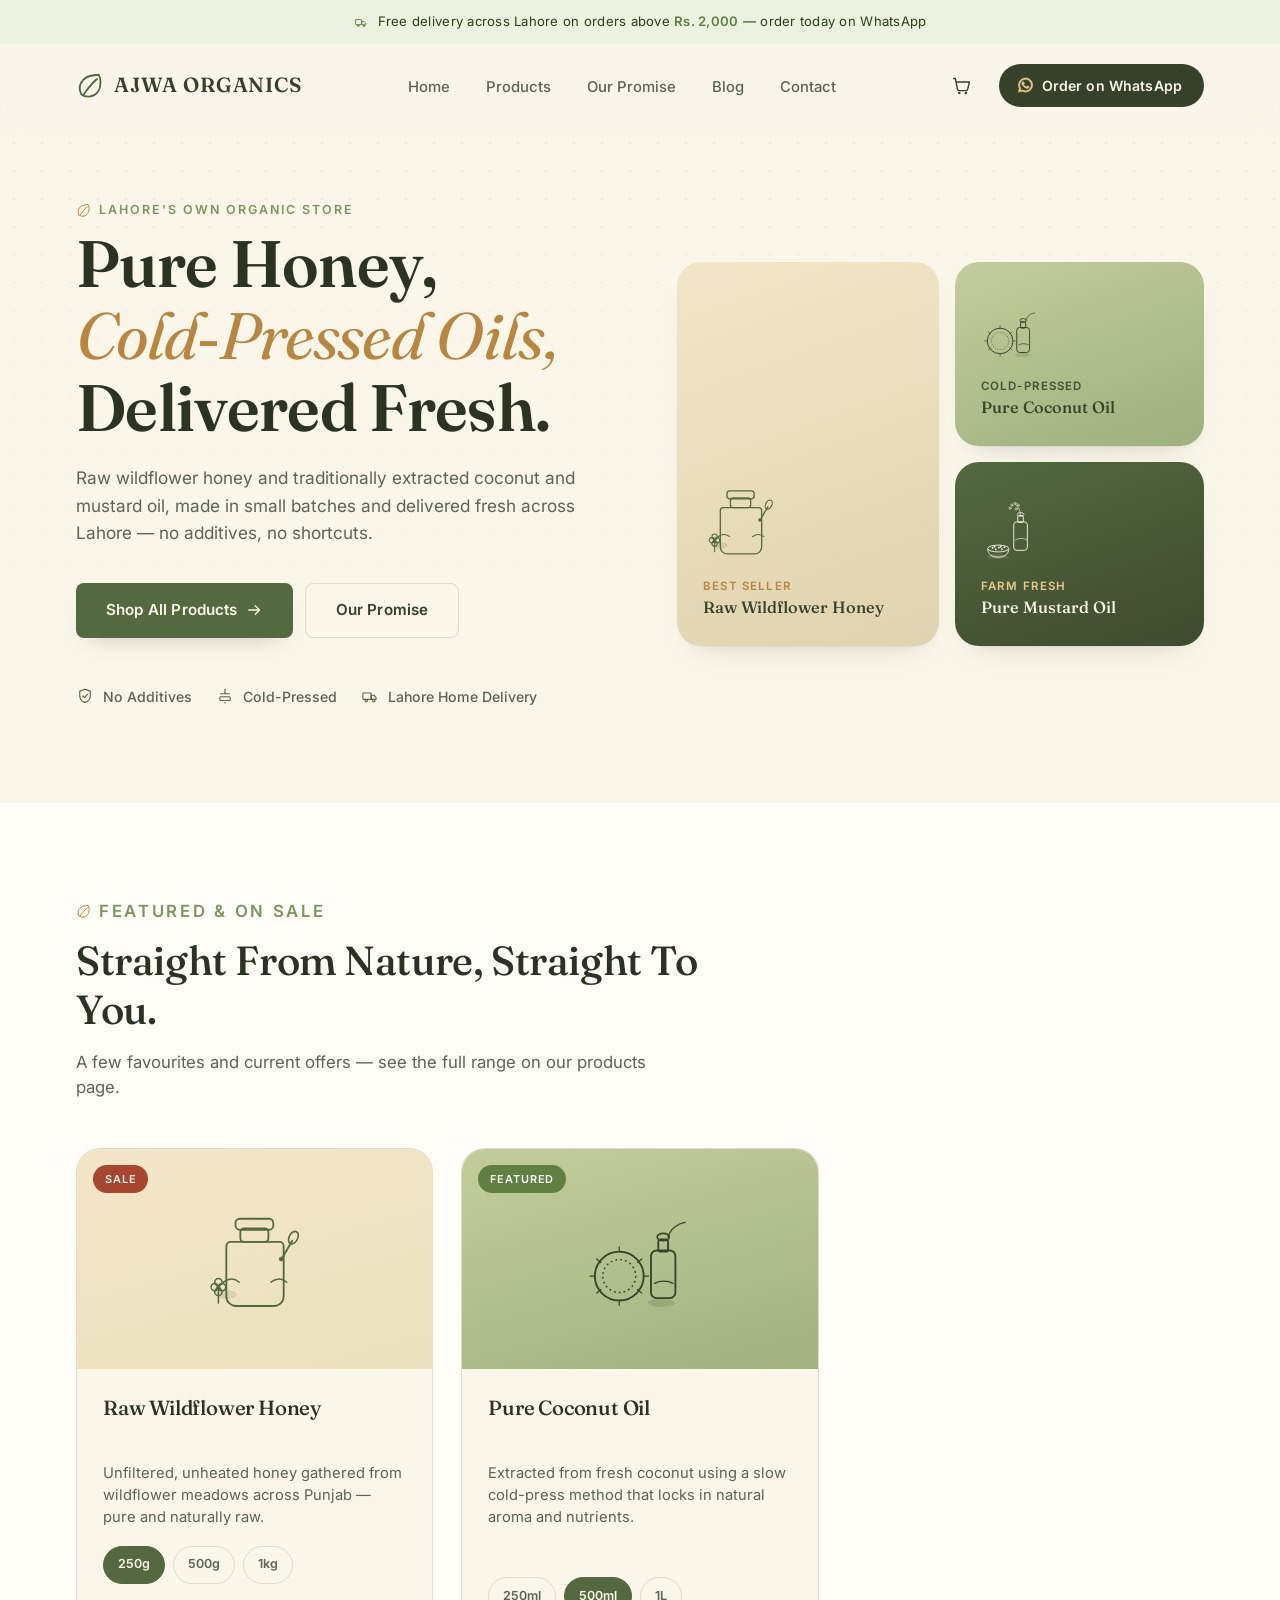
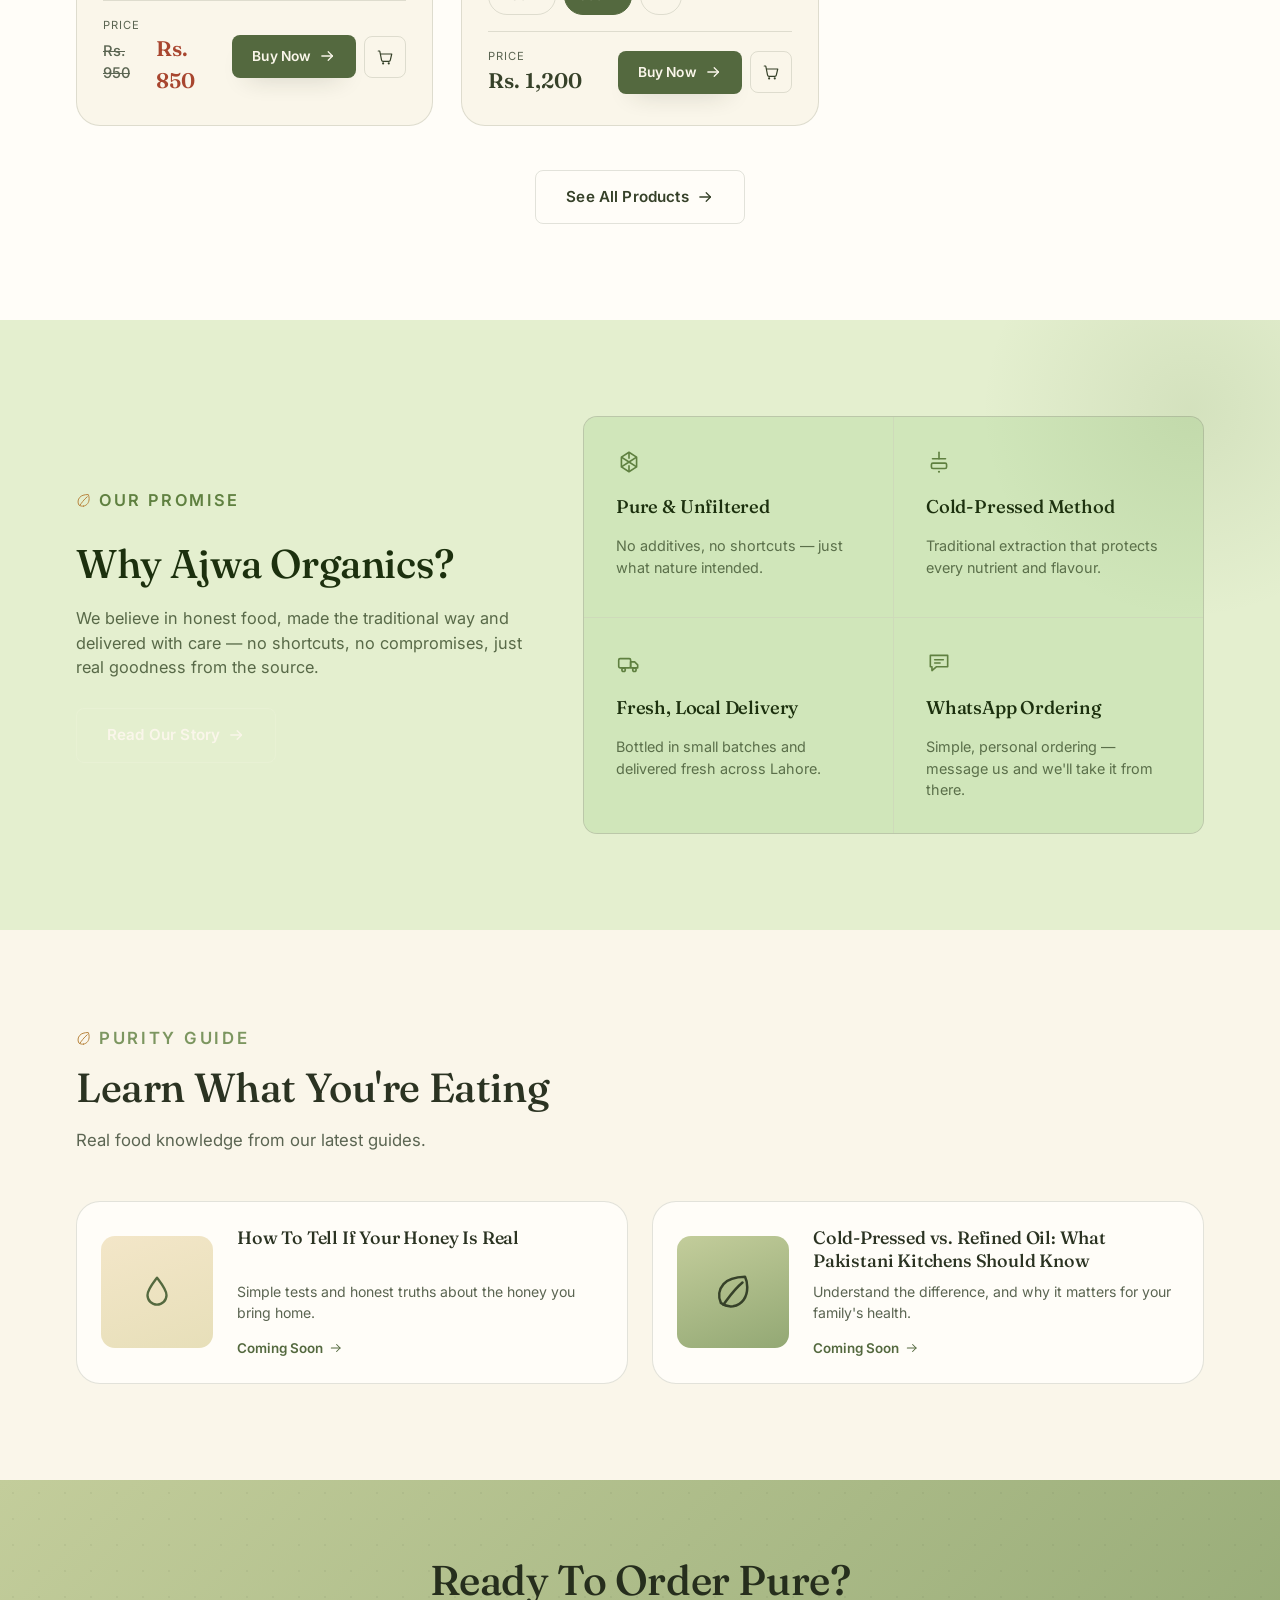
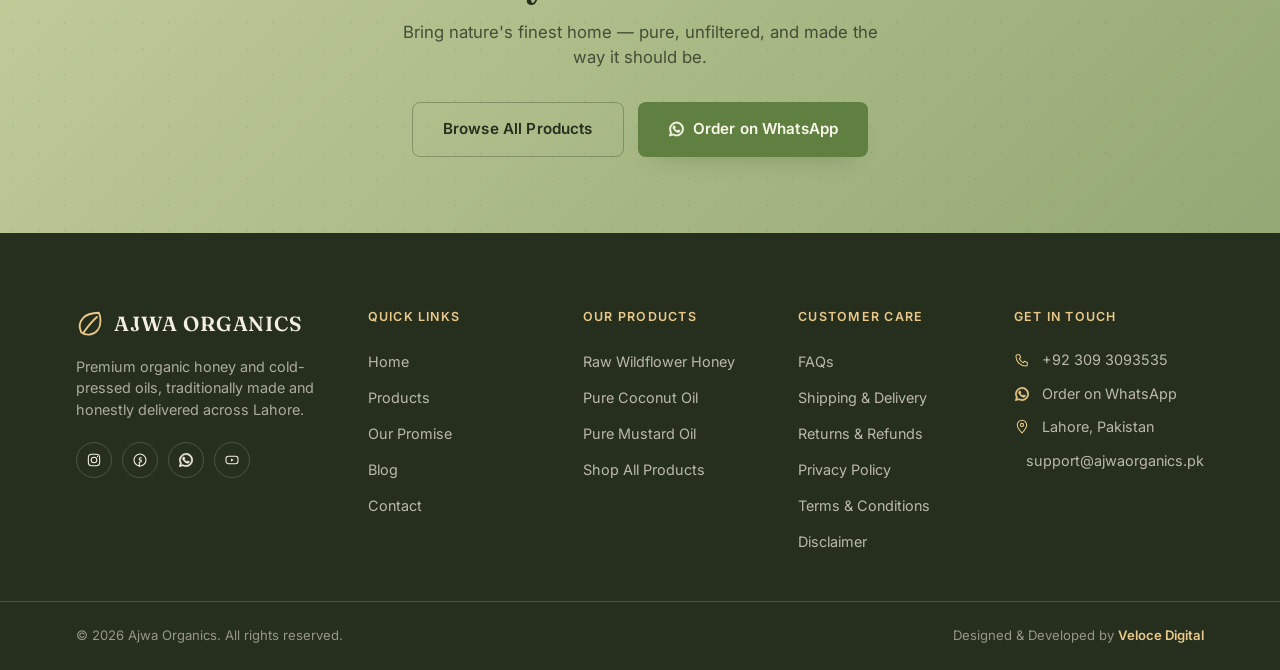
<file: index.html>
<!DOCTYPE html>
<!--
  ============================================================
  AJWA ORGANICS — SITE MAP / BUILD PLAN
  ============================================================
  Planned pages (per Veloce Digital proposal v2). Build one at a
  time; filenames below are already wired into this homepage's
  nav + footer, so each new page "just works" once it exists.

    index.html                              <- this file (Homepage)
    checkout.html                           <- DONE — cart + map + WhatsApp handoff
    products.html                           <- DONE — full catalog (all products)
    our-story.html                          <- philosophy + quality standards
    blog.html                               <- Purity Blog index (EN)
    blog-how-to-tell-if-honey-is-real.html  <- article (EN)
    blog-cold-pressed-vs-refined-oil.html   <- article (EN)
    blog-ur/...                             <- Urdu mirror of the blog, once
                                                it exists: same templates,
                                                <html lang="ur" dir="rtl">,
                                                see style.css section 14
    privacy-policy.html
    terms-conditions.html
    shipping-delivery.html
    returns-refunds.html
    contact.html                            <- optional, only if a real
                                                contact FORM is wanted beyond
                                                the footer info (not in scope yet)

  NOT in the original proposal (currently a dead "#" link in the
  footer, left for you to decide): FAQs.

  HOW TO BUILD EACH NEW PAGE (keeps the whole site consistent):
   1. Duplicate this file, rename it to the filename above.
   2. Keep <head>'s <link> tags, the announcement bar, <header>,
      and <footer> 100% identical to this file — don't restyle
      per page. style.css and script.js are shared site-wide.
   3. Replace only the content inside <main>...</main>.
   4. On the new page's own <header>, mark the matching nav <li>
      as the active one for clarity (optional: add class="is-active").
   5. Link back to this page using "index.html#section", not
      "#section" — bare anchors only work on the page that
      defines that id.
   6. Publishing a page in Urdu? Set <html lang="ur" dir="rtl">
      instead of editing component CSS — style.css section 14
      already mirrors the shared components for RTL. For a short
      Urdu snippet inside an otherwise-English page, wrap it in
      class="urdu-content" instead.

  Buy Now / "Order on WhatsApp" CTAs now route to checkout.html
  (cart + delivery map + review) instead of jumping straight to
  WhatsApp. WhatsApp is still the final step — checkout.html opens
  a pre-filled wa.me message once the shopper confirms. The header's
  small "Order on WhatsApp" pill (top-right, every page) is left as
  a direct WhatsApp shortcut on purpose, for quick questions that
  aren't a full order.
  ============================================================
-->
<html lang="en" dir="ltr">
<head>
  <meta charset="UTF-8">
  <meta name="viewport" content="width=device-width, initial-scale=1.0">
  <title>Ajwa Organics — Raw Honey &amp; Cold-Pressed Oils, Delivered Across Lahore</title>
  <meta name="description" content="Raw wildflower honey and traditionally cold-pressed coconut and mustard oil, made in small batches and delivered fresh across Lahore. No additives, no shortcuts.">
  <meta name="robots" content="index, follow">
  <meta name="theme-color" content="#54693F">
  <link rel="canonical" href="https://ajwaorganics.pk/">

  <!-- Open Graph / Facebook -->
  <meta property="og:type" content="website">
  <meta property="og:url" content="https://ajwaorganics.pk/">
  <meta property="og:site_name" content="Ajwa Organics">
  <meta property="og:locale" content="en_PK">
  <meta property="og:title" content="Ajwa Organics — Raw Honey &amp; Cold-Pressed Oils, Delivered Across Lahore">
  <meta property="og:description" content="Raw wildflower honey and traditionally cold-pressed coconut and mustard oil, made in small batches and delivered fresh across Lahore. No additives, no shortcuts.">
  <meta property="og:image" content="https://ajwaorganics.pk/assets/og-image.jpg">

  <!-- Twitter -->
  <meta name="twitter:card" content="summary_large_image">
  <meta name="twitter:title" content="Ajwa Organics — Raw Honey &amp; Cold-Pressed Oils, Delivered Across Lahore">
  <meta name="twitter:description" content="Raw wildflower honey and traditionally cold-pressed coconut and mustard oil, made in small batches and delivered fresh across Lahore.">
  <meta name="twitter:image" content="https://ajwaorganics.pk/assets/og-image.jpg">

  <!--
    Bilingual prep: once blog.html / blog-ur/ both exist, list both
    language versions of each page here so search engines connect
    them, e.g. on a given article:
      <link rel="alternate" hreflang="en" href="https://ajwaorganics.pk/blog-how-to-tell-if-honey-is-real.html">
      <link rel="alternate" hreflang="ur" href="https://ajwaorganics.pk/blog-ur/how-to-tell-if-honey-is-real.html">
      <link rel="alternate" hreflang="x-default" href="https://ajwaorganics.pk/blog-how-to-tell-if-honey-is-real.html">
  -->

  <link rel="icon" href="data:image/svg+xml,%3Csvg xmlns='http://www.w3.org/2000/svg' viewBox='0 0 24 24'%3E%3Cpath fill='%2354693F' d='M12 2C8 3 4 6 3.2 11c-.8 5 2.3 9.6 7 10.8C9 17 9.6 11.4 13 7.4c2-2.3 5-3.6 7.8-3.6C19 1.8 15.4 1.2 12 2Z'/%3E%3C/svg%3E">

  <link rel="preconnect" href="https://fonts.googleapis.com">
  <link rel="preconnect" href="https://fonts.gstatic.com" crossorigin>
  <!-- Noto Nastaliq Urdu is loaded site-wide now (small + cached
       once visited) so it's already warm whenever the bilingual
       blog ships — see style.css section 14 / .urdu-content. -->
  <link href="https://fonts.googleapis.com/css2?family=Fraunces:ital,opsz,wght@0,9..144,300;0,9..144,400;0,9..144,500;0,9..144,600;0,9..144,700;1,9..144,400;1,9..144,500&family=Inter:wght@400;500;600;700&family=Noto+Nastaliq+Urdu:wght@400;500;600;700&display=swap" rel="stylesheet">

  <link rel="stylesheet" href="assets/css/style.css">
</head>
<body>

<a href="#main" class="skip-link">Skip to content</a>

<!-- ============================================================
     ICON SPRITE
============================================================ -->
<svg style="display:none" aria-hidden="true">
  <symbol id="icon-leaf" viewBox="0 0 24 24" fill="none" stroke="currentColor" stroke-width="1.6" stroke-linecap="round" stroke-linejoin="round">
    <path d="M12 21c6-1 9-6 9-12 0-2.8-.6-5-1.4-6.6C12.8 2.6 8.6 4 6 7c-3 3.4-3.5 8-1.6 12C7 21 9.6 21.3 12 21Z"/>
    <path d="M6 20c3-4 6-9 12-14"/>
  </symbol>

  <symbol id="icon-menu" viewBox="0 0 24 24" fill="none" stroke="currentColor" stroke-width="1.8" stroke-linecap="round">
    <line x1="4" y1="7" x2="20" y2="7"/><line x1="4" y1="12" x2="20" y2="12"/><line x1="4" y1="17" x2="20" y2="17"/>
  </symbol>
  <symbol id="icon-close" viewBox="0 0 24 24" fill="none" stroke="currentColor" stroke-width="1.8" stroke-linecap="round">
    <line x1="5" y1="5" x2="19" y2="19"/><line x1="19" y1="5" x2="5" y2="19"/>
  </symbol>

  <symbol id="icon-cart" viewBox="0 0 24 24" fill="none" stroke="currentColor" stroke-width="1.6" stroke-linecap="round" stroke-linejoin="round">
    <path d="M3 4h2l2.4 12.2a2 2 0 0 0 2 1.6h7.7a2 2 0 0 0 2-1.6L21 8H6"/>
    <circle cx="9.5" cy="20.5" r="1.4" fill="currentColor" stroke="none"/>
    <circle cx="17" cy="20.5" r="1.4" fill="currentColor" stroke="none"/>
  </symbol>

  <symbol id="icon-arrow" viewBox="0 0 24 24" fill="none" stroke="currentColor" stroke-width="1.8" stroke-linecap="round" stroke-linejoin="round">
    <line x1="4" y1="12" x2="19" y2="12"/><polyline points="13 6 19 12 13 18"/>
  </symbol>

  <symbol id="icon-whatsapp" viewBox="0 0 24 24" fill="currentColor">
    <path d="M12.04 2.2c-5.46 0-9.9 4.43-9.9 9.9 0 1.75.46 3.39 1.26 4.81L2 22l5.25-1.37a9.86 9.86 0 0 0 4.79 1.22h.01c5.46 0 9.9-4.43 9.9-9.9 0-2.64-1.03-5.13-2.9-7-1.87-1.87-4.36-2.9-7.01-2.9Zm0 18.1h-.01a8.2 8.2 0 0 1-4.18-1.15l-.3-.18-3.12.82.83-3.04-.2-.31a8.18 8.18 0 0 1-1.26-4.34c0-4.53 3.69-8.21 8.23-8.21 2.2 0 4.26.86 5.82 2.41a8.16 8.16 0 0 1 2.41 5.81c0 4.54-3.69 8.19-8.22 8.19Zm4.5-6.15c-.25-.12-1.46-.72-1.69-.8-.23-.08-.39-.12-.56.12-.16.25-.64.8-.78.97-.15.16-.29.18-.54.06-.25-.12-1.04-.38-1.99-1.22-.74-.65-1.23-1.46-1.38-1.71-.14-.25-.02-.38.11-.5.11-.11.25-.29.37-.43.12-.15.16-.25.25-.41.08-.17.04-.31-.02-.43-.06-.12-.56-1.34-.76-1.84-.2-.48-.41-.42-.56-.43h-.48c-.16 0-.43.06-.66.31-.22.25-.86.84-.86 2.04 0 1.21.88 2.37 1 2.53.12.16 1.73 2.64 4.2 3.7.59.25 1.04.4 1.4.51.59.19 1.12.16 1.55.1.47-.07 1.46-.6 1.66-1.18.21-.58.21-1.07.15-1.18-.06-.1-.23-.16-.48-.28Z"/>
  </symbol>

  <symbol id="icon-honeycomb" viewBox="0 0 24 24" fill="none" stroke="currentColor" stroke-width="1.5" stroke-linejoin="round">
    <path d="M12 3 19 7.5v9L12 21 5 16.5v-9Z"/>
    <path d="M12 3v6M19 7.5l-7 4.5M5 7.5l7 4.5M12 21v-6M5 16.5l7-4.5M19 16.5l-7-4.5"/>
  </symbol>
  <symbol id="icon-press" viewBox="0 0 24 24" fill="none" stroke="currentColor" stroke-width="1.5" stroke-linecap="round" stroke-linejoin="round">
    <line x1="12" y1="3" x2="12" y2="9"/>
    <line x1="6" y1="9" x2="18" y2="9"/>
    <rect x="5" y="13" width="14" height="5" rx="1.4"/>
    <circle cx="12" cy="21" r="1" fill="currentColor" stroke="none"/>
  </symbol>
  <symbol id="icon-truck" viewBox="0 0 24 24" fill="none" stroke="currentColor" stroke-width="1.5" stroke-linecap="round" stroke-linejoin="round">
    <rect x="2.5" y="8" width="11" height="8.5" rx="1.2"/>
    <path d="M13.5 11h3.7L20 13.7v2.8h-6.5z"/>
    <circle cx="7" cy="18.3" r="1.6"/>
    <circle cx="17" cy="18.3" r="1.6"/>
  </symbol>
  <symbol id="icon-chat" viewBox="0 0 24 24" fill="none" stroke="currentColor" stroke-width="1.5" stroke-linecap="round" stroke-linejoin="round">
    <path d="M4 5h16v10.5H9.5L5.5 19v-3.5H4Z"/>
    <line x1="8" y1="9" x2="16" y2="9"/>
    <line x1="8" y1="12" x2="13" y2="12"/>
  </symbol>
  <symbol id="icon-check-shield" viewBox="0 0 24 24" fill="none" stroke="currentColor" stroke-width="1.5" stroke-linecap="round" stroke-linejoin="round">
    <path d="M12 3 5 5.5v6c0 4.6 3 7.8 7 9 4-1.2 7-4.4 7-9v-6Z"/>
    <path d="m9 12 2.2 2.2L15.5 9.5"/>
  </symbol>
  <symbol id="icon-droplet" viewBox="0 0 24 24" fill="none" stroke="currentColor" stroke-width="1.5" stroke-linecap="round" stroke-linejoin="round">
    <path d="M12 3c3 4 6 7.6 6 11a6 6 0 1 1-12 0c0-3.4 3-7 6-11Z"/>
  </symbol>

  <symbol id="icon-honey-jar" viewBox="0 0 160 200" fill="none">
    <ellipse cx="33" cy="158" rx="17" ry="6.5" fill="currentColor" opacity=".14"/>
    <rect x="48" y="34" width="62" height="18" rx="7" stroke="currentColor" stroke-width="3"/>
    <rect x="56" y="50" width="46" height="22" rx="6" stroke="currentColor" stroke-width="3"/>
    <path d="M40 72h80c4 0 7 3 7 7v82c0 9-7 16-16 16H49c-9 0-16-7-16-16V79c0-4 3-7 7-7Z" stroke="currentColor" stroke-width="3"/>
    <path d="M28 138c10-7 18-7 26 0M106 138c10-7 18-7 26 0" stroke="currentColor" stroke-width="2.4" stroke-linecap="round"/>
    <path d="M126 96 L141 70" stroke="currentColor" stroke-width="3" stroke-linecap="round"/>
    <ellipse cx="143" cy="65" rx="7" ry="11" transform="rotate(28 143 65)" stroke="currentColor" stroke-width="2.6"/>
    <circle cx="123" cy="100" r="3.4" fill="currentColor"/>
    <g stroke="currentColor" stroke-width="2.4" stroke-linecap="round">
      <path d="M20 150v22"/>
      <circle cx="14" cy="146" r="6"/>
      <circle cx="26" cy="146" r="6"/>
      <circle cx="20" cy="138" r="6"/>
      <circle cx="20" cy="154" r="6"/>
    </g>
    <circle cx="20" cy="147" r="3.2" fill="currentColor"/>
  </symbol>

  <symbol id="icon-coconut-oil" viewBox="0 0 160 200" fill="none">
    <ellipse cx="115" cy="172" rx="22" ry="6" fill="currentColor" opacity=".14"/>
    <circle cx="46" cy="128" r="40" stroke="currentColor" stroke-width="3"/>
    <circle cx="46" cy="128" r="27" stroke="currentColor" stroke-width="2.4" stroke-dasharray="3 5"/>
    <g stroke="currentColor" stroke-width="2" stroke-linecap="round">
      <line x1="46" y1="88" x2="46" y2="80"/>
      <line x1="76" y1="106" x2="83" y2="100"/>
      <line x1="86" y1="128" x2="94" y2="128"/>
      <line x1="76" y1="150" x2="83" y2="156"/>
      <line x1="46" y1="168" x2="46" y2="176"/>
      <line x1="16" y1="150" x2="9" y2="156"/>
      <line x1="6" y1="128" x2="-2" y2="128"/>
      <line x1="16" y1="106" x2="9" y2="100"/>
    </g>
    <rect x="98" y="86" width="40" height="78" rx="9" stroke="currentColor" stroke-width="3"/>
    <rect x="110" y="68" width="16" height="20" rx="4" stroke="currentColor" stroke-width="3"/>
    <ellipse cx="118" cy="64" rx="10" ry="6" stroke="currentColor" stroke-width="2.6"/>
    <path d="M104 140c8-5 22-5 30 0" stroke="currentColor" stroke-width="2.2" stroke-linecap="round"/>
    <path d="M126 64c4-14 16-22 28-24" stroke="currentColor" stroke-width="2.2" stroke-linecap="round"/>
  </symbol>

  <symbol id="icon-mustard-oil" viewBox="0 0 160 200" fill="none">
    <ellipse cx="40" cy="176" rx="34" ry="7" fill="currentColor" opacity=".14"/>
    <path d="M8 152c0 16 14 26 34 26s34-10 34-26" stroke="currentColor" stroke-width="3" stroke-linecap="round"/>
    <ellipse cx="42" cy="150" rx="34" ry="11" stroke="currentColor" stroke-width="3"/>
    <g fill="currentColor">
      <circle cx="24" cy="148" r="2.6"/><circle cx="34" cy="153" r="2.6"/><circle cx="44" cy="147" r="2.6"/>
      <circle cx="54" cy="152" r="2.6"/><circle cx="62" cy="146" r="2.6"/><circle cx="30" cy="144" r="2.6"/>
      <circle cx="50" cy="144" r="2.6"/>
    </g>
    <rect x="92" y="64" width="44" height="92" rx="10" stroke="currentColor" stroke-width="3"/>
    <rect x="105" y="44" width="18" height="22" rx="4" stroke="currentColor" stroke-width="3"/>
    <ellipse cx="114" cy="40" rx="11" ry="6" stroke="currentColor" stroke-width="2.6"/>
    <path d="M98 122c10-6 26-6 36 0" stroke="currentColor" stroke-width="2.2" stroke-linecap="round"/>
    <path d="M114 44c0-16-6-28-16-36" stroke="currentColor" stroke-width="2.2" stroke-linecap="round"/>
    <g stroke="currentColor" stroke-width="2" stroke-linecap="round">
      <circle cx="96" cy="4" r="3.6"/><circle cx="86" cy="10" r="3.6"/><circle cx="106" cy="10" r="3.6"/>
      <circle cx="80" cy="20" r="3.6"/><circle cx="100" cy="22" r="3.6"/>
    </g>
  </symbol>

  <symbol id="icon-ig" viewBox="0 0 24 24" fill="none" stroke="currentColor" stroke-width="1.6" stroke-linecap="round" stroke-linejoin="round">
    <rect x="3.5" y="3.5" width="17" height="17" rx="5"/>
    <circle cx="12" cy="12" r="4.2"/>
    <circle cx="17.3" cy="6.7" r="1" fill="currentColor" stroke="none"/>
  </symbol>
  <symbol id="icon-fb" viewBox="0 0 24 24" fill="none" stroke="currentColor" stroke-width="1.6" stroke-linecap="round" stroke-linejoin="round">
    <circle cx="12" cy="12" r="9"/>
    <path d="M14 8.5h-1.6c-1 0-1.4.5-1.4 1.5V12h3l-.4 3h-2.6v6.7"/>
  </symbol>
  <symbol id="icon-yt" viewBox="0 0 24 24" fill="none" stroke="currentColor" stroke-width="1.6" stroke-linecap="round" stroke-linejoin="round">
    <rect x="3" y="6.5" width="18" height="11" rx="3.5"/>
    <path d="M10.5 9.7 14.7 12l-4.2 2.3z" fill="currentColor" stroke="none"/>
  </symbol>
  <symbol id="icon-pin" viewBox="0 0 24 24" fill="none" stroke="currentColor" stroke-width="1.6" stroke-linecap="round" stroke-linejoin="round">
    <path d="M12 21s7-7.2 7-12a7 7 0 1 0-14 0c0 4.8 7 12 7 12Z"/>
    <circle cx="12" cy="9" r="2.4"/>
  </symbol>
  <symbol id="icon-phone" viewBox="0 0 24 24" fill="none" stroke="currentColor" stroke-width="1.6" stroke-linecap="round" stroke-linejoin="round">
    <path d="M5 4h3.4l1.6 4.4-2 1.6a13 13 0 0 0 6 6l1.6-2 4.4 1.6V19c0 1.1-.9 2-2.4 2C9.6 21 3 14.4 3 6.4 3 4.9 3.9 4 5 4Z"/>
  </symbol>
  <symbol id="icon-mail" viewBox="0 0 24 24" fill="none" stroke="currentColor" stroke-width="1.6" stroke-linecap="round" stroke-linejoin="round">
    <rect x="3" y="5.5" width="18" height="13" rx="2.4"/>
    <path d="m4 7 8 6 8-6"/>
  </symbol>
</svg>

<!-- ============================================================
     ANNOUNCEMENT BAR
============================================================ -->
<div class="announcement">
  <div class="container">
    <svg class="icon" aria-hidden="true"><use href="#icon-truck"></use></svg>
    <span>Free delivery across Lahore on orders above <strong>Rs. 2,000</strong> — order today on WhatsApp</span>
  </div>
</div>

<!-- ============================================================
     HEADER
============================================================ -->
<header class="site-header" id="site-header">
  <div class="container">
    <a href="index.html" class="brand">
      <svg class="icon" aria-hidden="true"><use href="#icon-leaf"></use></svg>
      <span class="brand-word">Ajwa Organics</span>
    </a>

    <nav class="main-nav" aria-label="Primary">
      <ul>
        <li><a href="index.html">Home</a></li>
        <li><a href="products.html">Products</a></li>
        <li><a href="index.html#promise">Our Promise</a></li>
        <li><a href="blog.html">Blog</a></li>
        <li><a href="contact.html">Contact</a></li>
      </ul>
    </nav>

    <div class="header-actions">
      <a href="checkout.html" class="icon-btn" aria-label="View cart and checkout">
        <svg class="icon" aria-hidden="true"><use href="#icon-cart"></use></svg>
        <span class="cart-badge" id="cart-badge" hidden>0</span>
      </a>
      <a href="https://wa.me/923093093535?text=Hi%2C%20I%27d%20like%20to%20know%20more%20about%20your%20products." class="btn btn--whatsapp" target="_blank" rel="noopener">
        <svg class="icon" aria-hidden="true"><use href="#icon-whatsapp"></use></svg>
        <span class="wa-full">Order on WhatsApp</span>
        <span class="wa-short">Order</span>
      </a>
      <button class="nav-toggle" id="nav-toggle" aria-label="Toggle menu" aria-expanded="false" aria-controls="mobile-nav">
        <svg class="icon icon-menu" aria-hidden="true"><use href="#icon-menu"></use></svg>
        <svg class="icon icon-close" aria-hidden="true"><use href="#icon-close"></use></svg>
      </button>
    </div>
  </div>
</header>

<nav class="mobile-nav" id="mobile-nav" aria-label="Mobile">
  <ul>
    <li><a href="index.html">Home</a></li>
    <li><a href="products.html">Products</a></li>
    <li><a href="index.html#promise">Our Promise</a></li>
    <li><a href="blog.html">Blog</a></li>
    <li><a href="contact.html">Contact</a></li>
  </ul>
  <a href="https://wa.me/923093093535?text=Hi%2C%20I%27d%20like%20to%20know%20more%20about%20your%20products." class="btn btn--primary btn--block" target="_blank" rel="noopener">
    <svg class="icon" aria-hidden="true"><use href="#icon-whatsapp"></use></svg>
    Order on WhatsApp
  </a>
</nav>

<main id="main">

  <!-- ============================================================
       HERO
  ============================================================ -->
  <section class="hero">
    <div class="container">
      <div class="hero-copy reveal">
        <p class="eyebrow">
          <svg class="icon" aria-hidden="true"><use href="#icon-leaf"></use></svg>
          Lahore's Own Organic Store
        </p>
        <h1 class="hero-title">
          <span class="weight">Pure Honey,</span>
          <span class="accent">Cold&#8209;Pressed Oils,</span>
          <span class="weight">Delivered Fresh.</span>
        </h1>
        <p class="hero-sub">Raw wildflower honey and traditionally extracted coconut and mustard oil, made in small batches and delivered fresh across Lahore — no additives, no shortcuts.</p>
        <div class="hero-ctas">
          <a href="products.html" class="btn btn--primary">
            Shop All Products
            <svg class="icon" aria-hidden="true"><use href="#icon-arrow"></use></svg>
          </a>
          <a href="index.html#promise" class="btn btn--outline">Our Promise</a>
        </div>
        <div class="trust-points">
          <span class="trust-point"><svg class="icon" aria-hidden="true"><use href="#icon-check-shield"></use></svg>No Additives</span>
          <span class="trust-point"><svg class="icon" aria-hidden="true"><use href="#icon-press"></use></svg>Cold-Pressed</span>
          <span class="trust-point"><svg class="icon" aria-hidden="true"><use href="#icon-truck"></use></svg>Lahore Home Delivery</span>
        </div>
      </div>

      <div class="hero-visual reveal" aria-hidden="true">
        <div class="visual-card visual-card--honey">
          <div class="icon-figure"><svg class="icon"><use href="#icon-honey-jar"></use></svg></div>
          <div>
            <p class="visual-card-tag">Best Seller</p>
            <p class="visual-card-label">Raw Wildflower Honey</p>
          </div>
        </div>
        <div class="visual-card visual-card--coconut">
          <div class="icon-figure"><svg class="icon"><use href="#icon-coconut-oil"></use></svg></div>
          <div>
            <p class="visual-card-tag">Cold-Pressed</p>
            <p class="visual-card-label">Pure Coconut Oil</p>
          </div>
        </div>
        <div class="visual-card visual-card--mustard">
          <div class="icon-figure"><svg class="icon"><use href="#icon-mustard-oil"></use></svg></div>
          <div>
            <p class="visual-card-tag">Farm Fresh</p>
            <p class="visual-card-label">Pure Mustard Oil</p>
          </div>
        </div>
      </div>
    </div>
  </section>

  <!-- ============================================================
       PRODUCTS
  ============================================================ -->
  <section class="products section" id="products">
    <div class="container">
      <div class="section-head reveal">
        <p class="eyebrow">
          <svg class="icon" aria-hidden="true"><use href="#icon-leaf"></use></svg>
          Featured &amp; On Sale
        </p>
        <h2>Straight From Nature, Straight To You.</h2>
        <p>A few favourites and current offers — see the full range on our products page.</p>
      </div>

      <div class="product-grid">

        <!-- Product 1 — Honey -->
        <article class="product-card reveal" data-product="Raw Wildflower Honey" data-pid="honey" data-category="honey" data-featured="true">
          <div class="product-media product-media--honey">
            <span class="product-badge is-sale">Sale</span>
            <div class="icon-figure"><svg class="icon"><use href="#icon-honey-jar"></use></svg></div>
          </div>
          <div class="product-body">
            <h3>Raw Wildflower Honey</h3>
            <p>Unfiltered, unheated honey gathered from wildflower meadows across Punjab — pure and naturally raw.</p>
            <div class="size-pills" role="group" aria-label="Select a size">
              <button type="button" class="size-pill" aria-pressed="true" data-size="250g" data-price="850" data-original="950">250g</button>
              <button type="button" class="size-pill" aria-pressed="false" data-size="500g" data-price="1,600" data-original="1,800">500g</button>
              <button type="button" class="size-pill" aria-pressed="false" data-size="1kg" data-price="3,000" data-original="3,400">1kg</button>
            </div>
            <div class="product-footer">
              <div class="product-price">
                <span class="label">Price</span>
                <span class="amount">
                  <span class="price-original" hidden></span>
                  <span class="price-value">Rs. 850</span>
                </span>
              </div>
              <div class="product-actions">
                <a href="checkout.html" class="btn btn--primary btn--sm buy-now-btn">
                  Buy Now <svg class="icon" aria-hidden="true"><use href="#icon-arrow"></use></svg>
                </a>
                <button type="button" class="btn-icon add-to-cart-btn" aria-label="Add Raw Wildflower Honey to cart">
                  <svg class="icon icon-cart-default" aria-hidden="true"><use href="#icon-cart"></use></svg>
                  <svg class="icon icon-cart-added" aria-hidden="true"><use href="#icon-check-shield"></use></svg>
                </button>
              </div>
            </div>
          </div>
        </article>

        <!-- Product 2 — Coconut Oil -->
        <article class="product-card reveal" data-product="Pure Coconut Oil" data-pid="coconut" data-category="oil" data-featured="true">
          <div class="product-media product-media--coconut">
            <span class="product-badge">Featured</span>
            <div class="icon-figure"><svg class="icon"><use href="#icon-coconut-oil"></use></svg></div>
          </div>
          <div class="product-body">
            <h3>Pure Coconut Oil</h3>
            <p>Extracted from fresh coconut using a slow cold-press method that locks in natural aroma and nutrients.</p>
            <div class="size-pills" role="group" aria-label="Select a size">
              <button type="button" class="size-pill" aria-pressed="false" data-size="250ml" data-price="650">250ml</button>
              <button type="button" class="size-pill" aria-pressed="true" data-size="500ml" data-price="1,200">500ml</button>
              <button type="button" class="size-pill" aria-pressed="false" data-size="1L" data-price="2,200">1L</button>
            </div>
            <div class="product-footer">
              <div class="product-price">
                <span class="label">Price</span>
                <span class="amount">
                  <span class="price-original" hidden></span>
                  <span class="price-value">Rs. 1,200</span>
                </span>
              </div>
              <div class="product-actions">
                <a href="checkout.html" class="btn btn--primary btn--sm buy-now-btn">
                  Buy Now <svg class="icon" aria-hidden="true"><use href="#icon-arrow"></use></svg>
                </a>
                <button type="button" class="btn-icon add-to-cart-btn" aria-label="Add Pure Coconut Oil to cart">
                  <svg class="icon icon-cart-default" aria-hidden="true"><use href="#icon-cart"></use></svg>
                  <svg class="icon icon-cart-added" aria-hidden="true"><use href="#icon-check-shield"></use></svg>
                </button>
              </div>
            </div>
          </div>
        </article>

      </div>

      <div class="products-more reveal">
        <a href="products.html" class="btn btn--outline">
          See All Products <svg class="icon" aria-hidden="true"><use href="#icon-arrow"></use></svg>
        </a>
      </div>
    </div>
  </section>

  <!-- ============================================================
       WHY AJWA ORGANICS
  ============================================================ -->
  <section class="promise section" id="promise">
    <div class="container">
      <div class="promise-intro reveal">
        <p class="eyebrow">
          <svg class="icon" aria-hidden="true"><use href="#icon-leaf"></use></svg>
          Our Promise
        </p>
        <h2>Why Ajwa Organics?</h2>
        <p>We believe in honest food, made the traditional way and delivered with care — no shortcuts, no compromises, just real goodness from the source.</p>
        <a href="our-story.html" class="btn btn--outline-light">
          Read Our Story
          <svg class="icon" aria-hidden="true"><use href="#icon-arrow"></use></svg>
        </a>
      </div>

      <div class="feature-grid reveal">
        <div class="feature-item">
          <svg class="icon" aria-hidden="true"><use href="#icon-honeycomb"></use></svg>
          <h3>Pure &amp; Unfiltered</h3>
          <p>No additives, no shortcuts — just what nature intended.</p>
        </div>
        <div class="feature-item">
          <svg class="icon" aria-hidden="true"><use href="#icon-press"></use></svg>
          <h3>Cold-Pressed Method</h3>
          <p>Traditional extraction that protects every nutrient and flavour.</p>
        </div>
        <div class="feature-item">
          <svg class="icon" aria-hidden="true"><use href="#icon-truck"></use></svg>
          <h3>Fresh, Local Delivery</h3>
          <p>Bottled in small batches and delivered fresh across Lahore.</p>
        </div>
        <div class="feature-item">
          <svg class="icon" aria-hidden="true"><use href="#icon-chat"></use></svg>
          <h3>WhatsApp Ordering</h3>
          <p>Simple, personal ordering — message us and we'll take it from there.</p>
        </div>
      </div>
    </div>
  </section>

  <!-- ============================================================
       BLOG / PURITY GUIDE
  ============================================================ -->
  <section class="blog section" id="blog">
    <div class="container">
      <div class="section-head reveal">
        <p class="eyebrow">
          <svg class="icon" aria-hidden="true"><use href="#icon-leaf"></use></svg>
          Purity Guide
        </p>
        <h2>Learn What You're Eating</h2>
        <p>Real food knowledge from our latest guides.</p>
      </div>

      <div class="blog-grid">
        <a href="blog.html" class="blog-card reveal">
          <div class="blog-thumb tone-a"><svg class="icon" aria-hidden="true"><use href="#icon-droplet"></use></svg></div>
          <div class="blog-content">
            <h3>How To Tell If Your Honey Is Real</h3>
            <p>Simple tests and honest truths about the honey you bring home.</p>
            <span class="blog-link">Coming Soon <svg class="icon" aria-hidden="true"><use href="#icon-arrow"></use></svg></span>
          </div>
        </a>
        <a href="blog.html" class="blog-card reveal">
          <div class="blog-thumb tone-b"><svg class="icon" aria-hidden="true"><use href="#icon-leaf"></use></svg></div>
          <div class="blog-content">
            <h3>Cold-Pressed vs. Refined Oil: What Pakistani Kitchens Should Know</h3>
            <p>Understand the difference, and why it matters for your family's health.</p>
            <span class="blog-link">Coming Soon <svg class="icon" aria-hidden="true"><use href="#icon-arrow"></use></svg></span>
          </div>
        </a>
      </div>
    </div>
  </section>

  <!-- ============================================================
       FINAL CTA
  ============================================================ -->
  <section class="cta-band" id="order">
    <div class="container reveal">
      <h2>Ready To Order Pure?</h2>
      <p>Bring nature's finest home — pure, unfiltered, and made the way it should be.</p>
      <div class="cta-band-actions">
        <a href="products.html" class="btn btn--outline">Browse All Products</a>
        <a href="checkout.html" class="btn btn--primary">
          <svg class="icon" aria-hidden="true"><use href="#icon-whatsapp"></use></svg>
          Order on WhatsApp
        </a>
      </div>
    </div>
  </section>

</main>

<!-- ============================================================
     FOOTER
============================================================ -->
<footer class="site-footer" id="contact">
  <div class="footer-top container">
    <div class="footer-grid">

      <div class="footer-brand">
        <a href="index.html" class="brand">
          <svg class="icon" aria-hidden="true"><use href="#icon-leaf"></use></svg>
          <span class="brand-word">Ajwa Organics</span>
        </a>
        <p>Premium organic honey and cold-pressed oils, traditionally made and honestly delivered across Lahore.</p>
        <div class="social-row">
          <a href="#" class="social-link" aria-label="Instagram"><svg class="icon" aria-hidden="true"><use href="#icon-ig"></use></svg></a>
          <a href="#" class="social-link" aria-label="Facebook"><svg class="icon" aria-hidden="true"><use href="#icon-fb"></use></svg></a>
          <a href="https://wa.me/923093093535" class="social-link" aria-label="WhatsApp" target="_blank" rel="noopener"><svg class="icon" aria-hidden="true"><use href="#icon-whatsapp"></use></svg></a>
          <a href="#" class="social-link" aria-label="YouTube"><svg class="icon" aria-hidden="true"><use href="#icon-yt"></use></svg></a>
        </div>
      </div>

      <div class="footer-col">
        <h4>Quick Links</h4>
        <ul>
          <li><a href="index.html">Home</a></li>
          <li><a href="products.html">Products</a></li>
          <li><a href="index.html#promise">Our Promise</a></li>
          <li><a href="blog.html">Blog</a></li>
          <li><a href="contact.html">Contact</a></li>
        </ul>
      </div>

      <div class="footer-col">
        <h4>Our Products</h4>
        <ul>
          <li><a href="products.html">Raw Wildflower Honey</a></li>
          <li><a href="products.html">Pure Coconut Oil</a></li>
          <li><a href="products.html">Pure Mustard Oil</a></li>
          <li><a href="products.html">Shop All Products</a></li>
        </ul>
      </div>

      <div class="footer-col">
        <h4>Customer Care</h4>
        <ul>
          <li><a href="#">FAQs</a></li>
          <li><a href="shipping-delivery.html">Shipping &amp; Delivery</a></li>
          <li><a href="returns-refunds.html">Returns &amp; Refunds</a></li>
          <li><a href="privacy-policy.html">Privacy Policy</a></li>
          <li><a href="terms-conditions.html">Terms &amp; Conditions</a></li>
          <li><a href="disclaimer.html">Disclaimer</a></li>
        </ul>
      </div>

      <div class="footer-col">
        <h4>Get In Touch</h4>
        <ul class="footer-contact">
          <li><svg class="icon" aria-hidden="true"><use href="#icon-phone"></use></svg><a href="tel:+923093093535">+92 309 3093535</a></li>
          <li><svg class="icon" aria-hidden="true"><use href="#icon-whatsapp"></use></svg><a href="https://wa.me/923093093535" target="_blank" rel="noopener">Order on WhatsApp</a></li>
          <li><svg class="icon" aria-hidden="true"><use href="#icon-pin"></use></svg><span>Lahore, Pakistan</span></li>
          <li><svg class="icon" aria-hidden="true"><use href="#icon-mail"></use></svg><a href="mailto:support@ajwaorganics.pk">support@ajwaorganics.pk</a></li>
        </ul>
      </div>

    </div>
  </div>

  <div class="footer-bottom">
    <div class="container">
      <span>&copy; <span id="year">2026</span> Ajwa Organics. All rights reserved.</span>
      <span>Designed &amp; Developed by <a href="https://velocedigital.co/" target="_blank" rel="noopener nofollow">Veloce Digital</a></span>
    </div>
  </div>
</footer>
<script type="module" src="assets/js/script.js"></script>

</body>
</html>
</file>
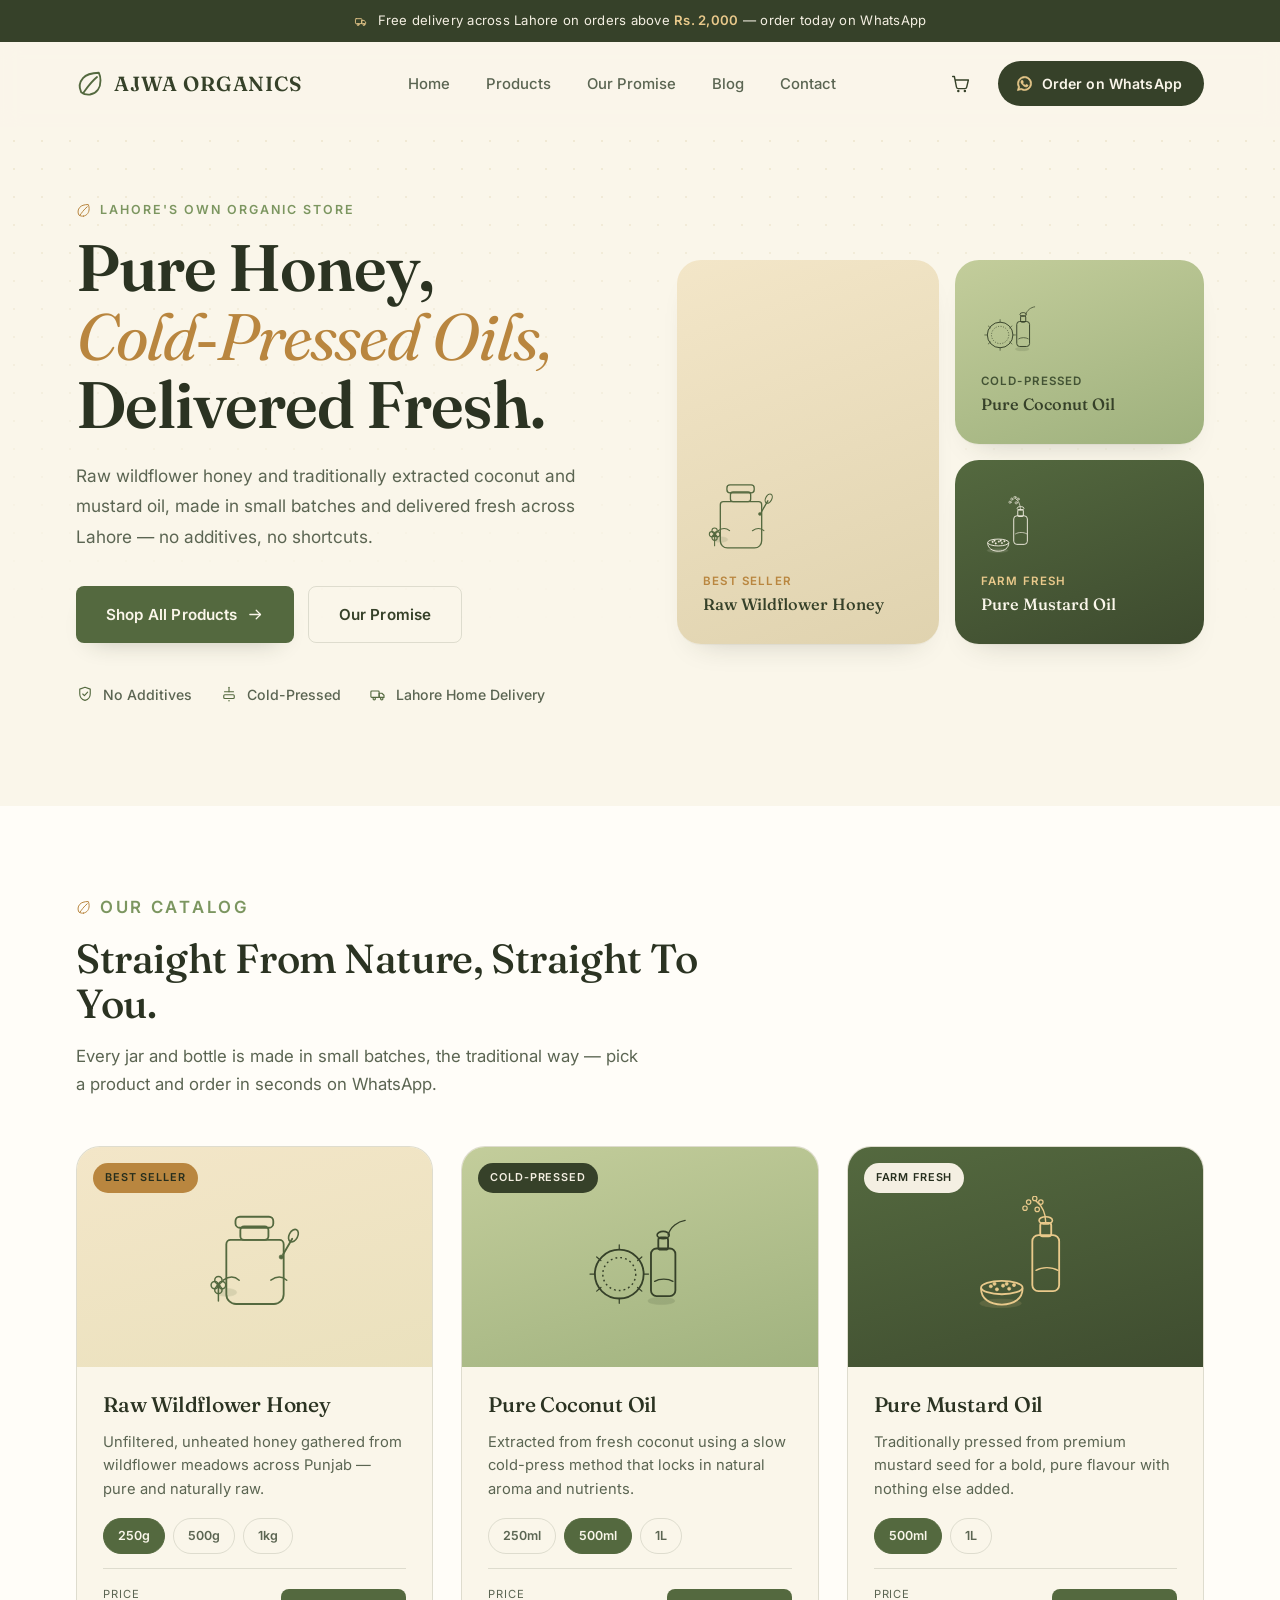
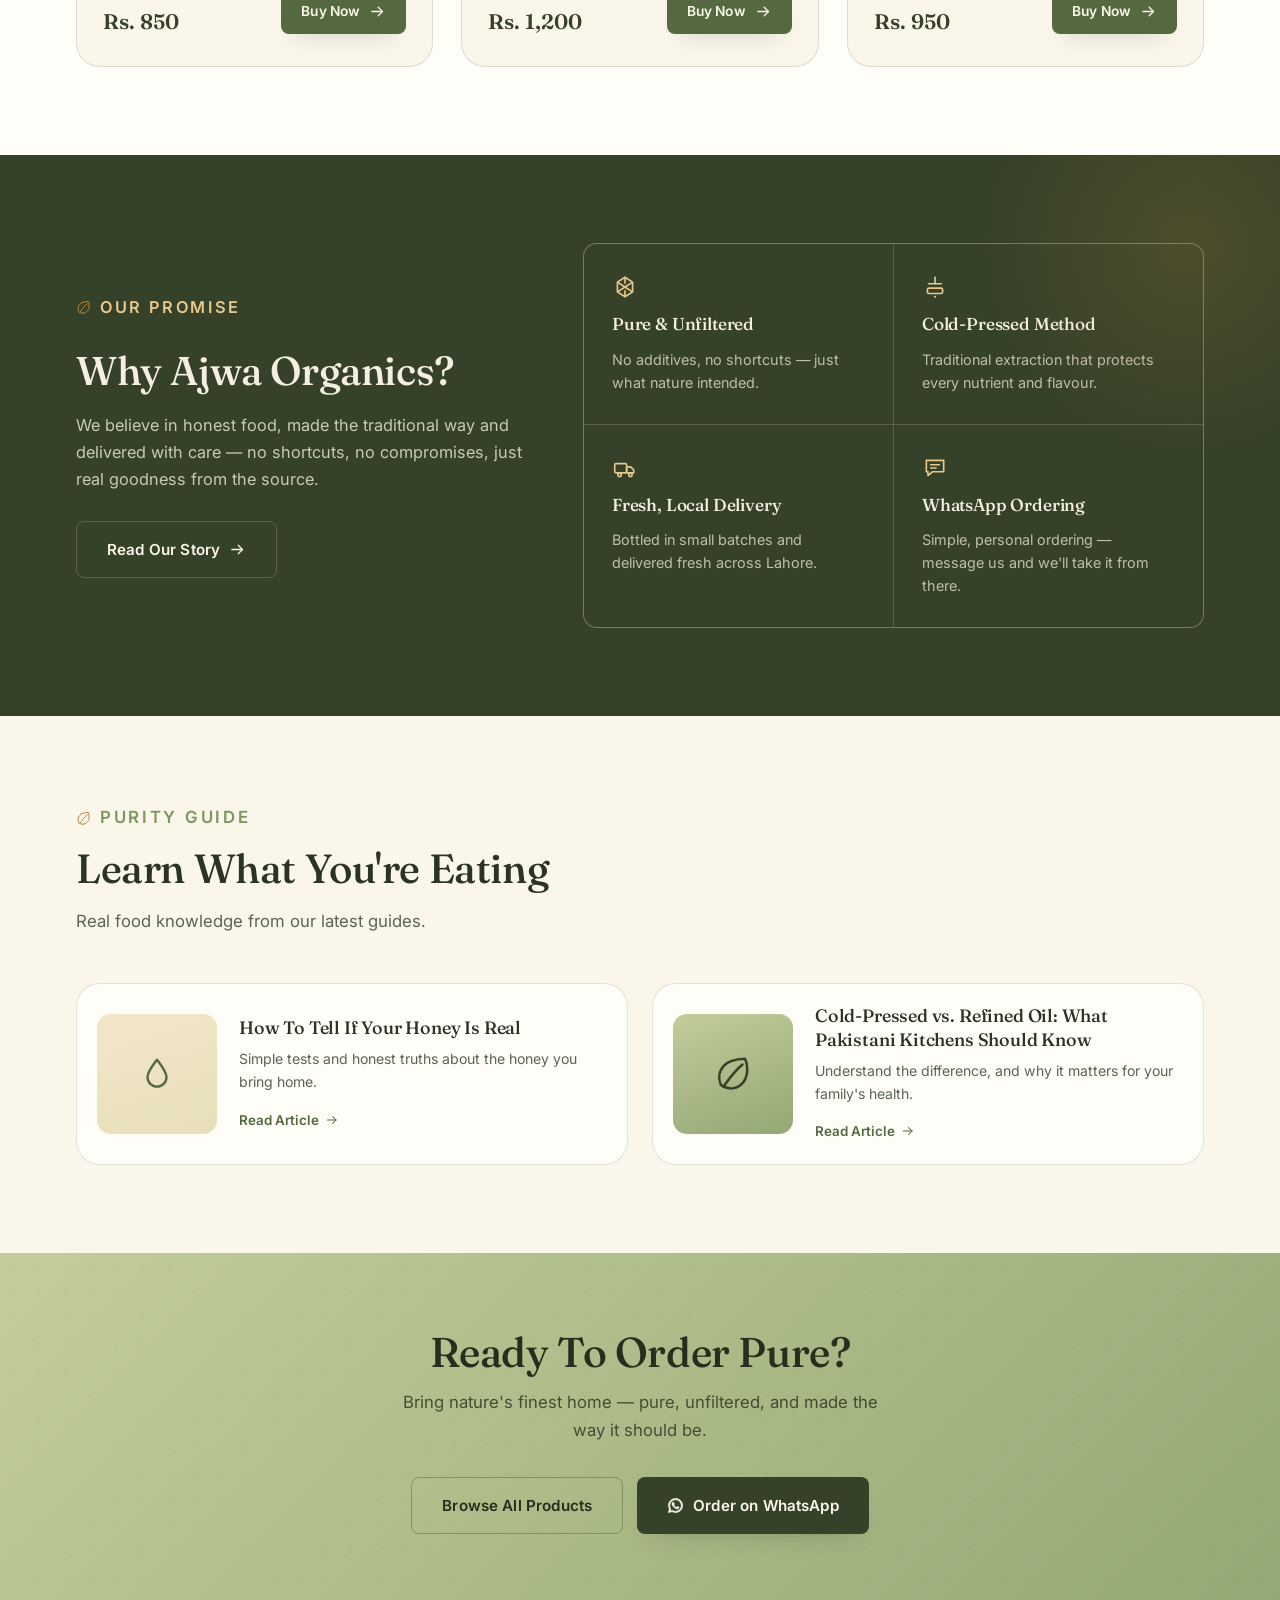
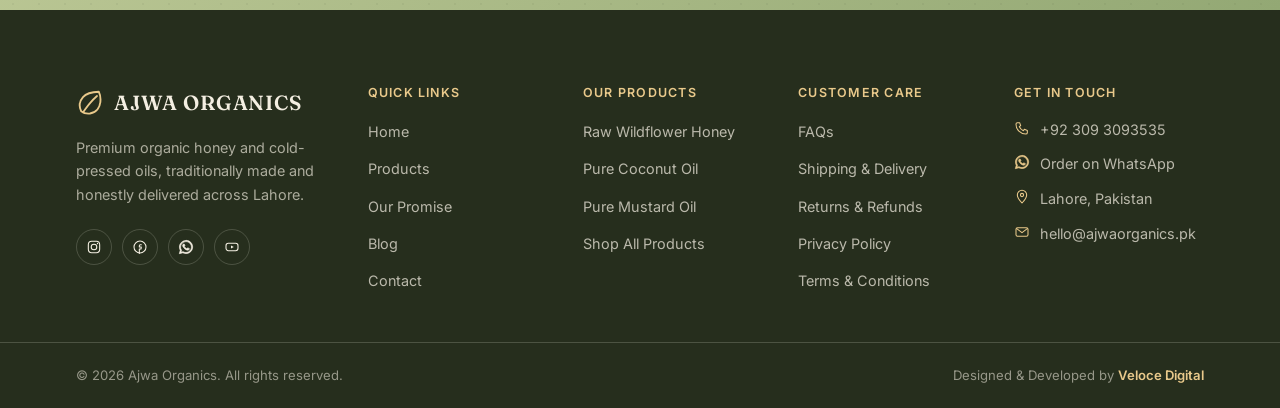
<file: ajwahome.html>
<!DOCTYPE html>
<!--
  ============================================================
  AJWA ORGANICS — SITE MAP / BUILD PLAN
  ============================================================
  Planned pages (per Veloce Digital proposal v2). Build one at a
  time; filenames below are already wired into this homepage's
  nav + footer, so each new page "just works" once it exists.

    index.html                              <- this file (Homepage)
    checkout.html                           <- cart + map + WhatsApp handoff
    our-story.html                          <- philosophy + quality standards
    blog.html                               <- Purity Blog index
    blog-how-to-tell-if-honey-is-real.html  <- article
    blog-cold-pressed-vs-refined-oil.html   <- article
    privacy-policy.html
    terms-conditions.html
    shipping-delivery.html
    returns-refunds.html
    contact.html                            <- optional, only if a real
                                                contact FORM is wanted beyond
                                                the footer info (not in scope yet)

  NOT in the original proposal (currently a dead "#" link in the
  footer, left for you to decide): FAQs.

  HOW TO BUILD EACH NEW PAGE (keeps the whole site consistent):
   1. Duplicate this file, rename it to the filename above.
   2. Keep the <head> styles, the announcement bar, <header>, and
      <footer> 100% identical to this file — don't restyle per page.
   3. Replace only the content inside <main>...</main>.
   4. On the new page's own <header>, mark the matching nav <li> as
      the active one for clarity (optional: add class="is-active").
   5. Link back to this page using "index.html#section", not "#section"
      — bare anchors only work on the page that defines that id.

  Buy Now currently jumps straight to WhatsApp. The proposal's
  checkout.html (with the map pin) would sit BEFORE that WhatsApp
  step — worth deciding now whether Buy Now should route there
  once it exists, or stay as a direct WhatsApp shortcut.
  ============================================================
-->
<html lang="en">
<head>
<meta charset="UTF-8">
<meta name="viewport" content="width=device-width, initial-scale=1.0">
<title>Ajwa Organics — Raw Honey &amp; Cold-Pressed Oils, Delivered Across Lahore</title>
<meta name="description" content="Raw wildflower honey and traditionally cold-pressed coconut and mustard oil, made in small batches and delivered fresh across Lahore. No additives, no shortcuts.">
<link rel="icon" href="data:image/svg+xml,%3Csvg xmlns='http://www.w3.org/2000/svg' viewBox='0 0 24 24'%3E%3Cpath fill='%2354693F' d='M12 2C8 3 4 6 3.2 11c-.8 5 2.3 9.6 7 10.8C9 17 9.6 11.4 13 7.4c2-2.3 5-3.6 7.8-3.6C19 1.8 15.4 1.2 12 2Z'/%3E%3C/svg%3E">
<link rel="preconnect" href="https://fonts.googleapis.com">
<link rel="preconnect" href="https://fonts.gstatic.com" crossorigin>
<link href="https://fonts.googleapis.com/css2?family=Fraunces:ital,opsz,wght@0,9..144,300;0,9..144,400;0,9..144,500;0,9..144,600;0,9..144,700;1,9..144,400;1,9..144,500&family=Inter:wght@400;500;600;700&display=swap" rel="stylesheet">
<style>
  /* ============================================================
     0. RESET
  ============================================================ */
  *, *::before, *::after { box-sizing: border-box; margin: 0; padding: 0; }
  html { scroll-behavior: smooth; }
  img, svg { display: block; max-width: 100%; }
  a { color: inherit; text-decoration: none; }
  ul { list-style: none; }
  button { font: inherit; cursor: pointer; background: none; border: none; color: inherit; }
  input { font: inherit; }

  @media (prefers-reduced-motion: reduce) {
    html { scroll-behavior: auto; }
    *, *::before, *::after { animation-duration: 0.01ms !important; animation-iteration-count: 1 !important; transition-duration: 0.01ms !important; scroll-behavior: auto !important; }
  }

  /* ============================================================
     1. DESIGN TOKENS — palette sourced from the approved swatches
        (deep olive / forest / sage / moss / stone / cream + honey accent)
  ============================================================ */
  :root {
    --c-cream:        #FAF6EA;
    --c-cream-soft:   #F2ECD9;
    --c-paper:        #FFFDF8;
    --c-stone:        #DCCFAA;
    --c-sand:         #E7DFB9;
    --c-moss-light:   #C3CD9B;
    --c-sage:         #93A874;
    --c-moss:         #7C9660;
    --c-forest:       #54693F;
    --c-forest-dark:  #435334;
    --c-olive:        #364129;
    --c-olive-dark:   #262E1D;
    --c-honey:        #B9863F;
    --c-honey-light:  #E9C98B;
    --c-honey-soft:   #F3E6C8;
    --c-ink:          #2B3322;
    --c-ink-soft:     #5B6552;
    --c-cream-ink:    #F4EFE2;
    --c-line:         rgba(54,65,41,0.14);
    --c-line-light:   rgba(250,246,234,0.18);

    --font-display: 'Fraunces', Georgia, serif;
    --font-body: 'Inter', -apple-system, BlinkMacSystemFont, sans-serif;

    --radius-sm: 8px;
    --radius-md: 14px;
    --radius-lg: 24px;
    --radius-pill: 999px;

    --shadow-soft: 0 28px 54px -30px rgba(38,46,29,0.4);
    --shadow-tight: 0 12px 26px -16px rgba(38,46,29,0.32);
    --shadow-card: 0 1px 0 rgba(54,65,41,0.04), 0 16px 32px -22px rgba(38,46,29,0.28);

    --container-w: 1248px;
    --ease: cubic-bezier(.22,.61,.36,1);
  }

  /* ============================================================
     2. BASE TYPOGRAPHY
  ============================================================ */
  body {
    font-family: var(--font-body);
    background: var(--c-cream);
    color: var(--c-ink);
    line-height: 1.65;
    -webkit-font-smoothing: antialiased;
    overflow-x: hidden;
  }

  h1, h2, h3, h4 {
    font-family: var(--font-display);
    color: var(--c-ink);
    line-height: 1.12;
    font-weight: 500;
    letter-spacing: -0.01em;
  }

  p { color: var(--c-ink-soft); }

  a:focus-visible,
  button:focus-visible,
  input:focus-visible {
    outline: 2px solid var(--c-forest);
    outline-offset: 3px;
    border-radius: 4px;
  }

  .skip-link {
    position: absolute;
    left: -999px;
    top: 0;
    background: var(--c-olive);
    color: var(--c-cream);
    padding: 12px 20px;
    z-index: 999;
    border-radius: 0 0 8px 0;
  }
  .skip-link:focus { left: 0; }

  /* ============================================================
     3. LAYOUT UTILITIES
  ============================================================ */
  .container {
    width: 100%;
    max-width: var(--container-w);
    margin: 0 auto;
    padding: 0 24px;
  }
  @media (min-width: 768px)  { .container { padding: 0 40px; } }
  @media (min-width: 1280px) { .container { padding: 0 60px; } }

  .section { padding: 88px 0; }
  .section--tight { padding: 64px 0; }
  @media (max-width: 768px) {
    .section { padding: 64px 0; }
    .section--tight { padding: 48px 0; }
  }

  .section-head {
    max-width: 640px;
    margin-bottom: 48px;
  }
  .section-head--center { margin-left: auto; margin-right: auto; text-align: center; }

  .eyebrow {
    display: inline-flex;
    align-items: center;
    gap: 9px;
    font-size: 0.78rem;
    font-weight: 600;
    letter-spacing: 0.16em;
    text-transform: uppercase;
    color: var(--c-moss);
    margin-bottom: 14px;
  }
  .eyebrow .icon { width: 15px; height: 15px; color: var(--c-honey); flex-shrink: 0; }
  .section-head--center .eyebrow { justify-content: center; }

  .section-head h2 {
    font-size: clamp(1.9rem, 1.3vw + 1.5rem, 2.7rem);
    margin-bottom: 16px;
  }
  .section-head p { font-size: 1.05rem; max-width: 52ch; }
  .section-head--center p { margin-left: auto; margin-right: auto; }

  .icon { width: 22px; height: 22px; stroke: currentColor; }

  .reveal {
    opacity: 0;
    transform: translateY(22px);
    transition: opacity .7s var(--ease), transform .7s var(--ease);
  }
  .reveal.is-visible { opacity: 1; transform: translateY(0); }

  /* ============================================================
     4. BUTTONS
  ============================================================ */
  .btn {
    display: inline-flex;
    align-items: center;
    justify-content: center;
    gap: 9px;
    font-family: var(--font-body);
    font-weight: 600;
    font-size: 0.95rem;
    letter-spacing: 0.01em;
    padding: 15px 30px;
    border-radius: var(--radius-sm);
    transition: transform .25s var(--ease), background .25s var(--ease), border-color .25s var(--ease), box-shadow .25s var(--ease), color .25s var(--ease);
    white-space: nowrap;
  }
  .btn .icon { width: 17px; height: 17px; }

  .btn--primary {
    background: var(--c-forest);
    color: var(--c-cream);
    box-shadow: var(--shadow-tight);
  }
  .btn--primary:hover { background: var(--c-forest-dark); transform: translateY(-2px); box-shadow: var(--shadow-soft); }

  .btn--outline {
    background: transparent;
    color: var(--c-olive);
    border: 1.5px solid var(--c-line);
  }
  .btn--outline:hover { border-color: var(--c-forest); background: rgba(84,105,63,0.06); }

  .btn--outline-light {
    background: transparent;
    color: var(--c-cream);
    border: 1.5px solid var(--c-line-light);
  }
  .btn--outline-light:hover { border-color: var(--c-honey-light); background: rgba(250,246,234,0.08); }

  .btn--whatsapp {
    background: var(--c-olive);
    color: var(--c-cream);
    border-radius: var(--radius-pill);
    padding: 11px 22px 11px 18px;
    font-size: 0.88rem;
  }
  .btn--whatsapp:hover { background: var(--c-olive-dark); transform: translateY(-1px); }
  .btn--whatsapp .icon { color: var(--c-honey-light); }
  .btn--whatsapp .wa-short { display: none; }

  .btn--block { width: 100%; }
  .btn--sm { padding: 11px 20px; font-size: 0.86rem; }

  /* ============================================================
     5. ANNOUNCEMENT BAR
  ============================================================ */
  .announcement {
    background: var(--c-olive);
    color: var(--c-cream-ink);
  }
  .announcement .container {
    display: flex;
    align-items: center;
    justify-content: center;
    flex-wrap: wrap;
    row-gap: 4px;
    gap: 10px;
    padding-top: 10px;
    padding-bottom: 10px;
    font-size: 0.82rem;
    letter-spacing: 0.02em;
    text-align: center;
  }
  .announcement strong { color: var(--c-honey-light); font-weight: 600; }
  .announcement .icon { width: 14px; height: 14px; color: var(--c-honey-light); flex-shrink: 0; }

  /* ============================================================
     6. HEADER
  ============================================================ */
  .site-header {
    position: sticky;
    top: 0;
    z-index: 100;
    background: rgba(250,246,234,0.9);
    backdrop-filter: blur(10px);
    -webkit-backdrop-filter: blur(10px);
    border-bottom: 1px solid transparent;
    transition: border-color .3s var(--ease), box-shadow .3s var(--ease), background-color .3s var(--ease);
  }
  .site-header.is-scrolled {
    background: var(--c-cream);
    border-bottom-color: var(--c-line);
    box-shadow: 0 8px 24px -20px rgba(38,46,29,0.4);
  }
  .site-header .container {
    display: flex;
    align-items: center;
    justify-content: space-between;
    gap: 24px;
    height: 84px;
  }

  .brand {
    display: inline-flex;
    align-items: center;
    gap: 10px;
    flex-shrink: 0;
  }
  .brand .icon { width: 28px; height: 28px; color: var(--c-forest); }
  .brand-word {
    font-family: var(--font-display);
    font-size: 1.28rem;
    font-weight: 600;
    letter-spacing: 0.04em;
    color: var(--c-olive);
    text-transform: uppercase;
  }

  .main-nav { display: none; }
  .main-nav ul { display: flex; align-items: center; gap: 36px; }
  .main-nav a {
    font-size: 0.93rem;
    font-weight: 500;
    color: var(--c-ink-soft);
    position: relative;
    padding: 6px 0;
    transition: color .2s var(--ease);
  }
  .main-nav a::after {
    content: "";
    position: absolute;
    left: 0; right: 100%;
    bottom: 0;
    height: 1.5px;
    background: var(--c-honey);
    transition: right .3s var(--ease);
  }
  .main-nav a:hover { color: var(--c-olive); }
  .main-nav a:hover::after { right: 0; }

  .header-actions { display: flex; align-items: center; gap: 18px; }
  .icon-btn {
    display: inline-flex;
    align-items: center;
    justify-content: center;
    width: 38px; height: 38px;
    color: var(--c-olive);
    border-radius: var(--radius-pill);
    transition: background .2s var(--ease);
  }
  .icon-btn:hover { background: var(--c-cream-soft); }
  .icon-btn .icon { width: 21px; height: 21px; }

  .nav-toggle {
    display: inline-flex;
    width: 38px; height: 38px;
    align-items: center; justify-content: center;
    color: var(--c-olive);
  }
  .nav-toggle .icon { width: 24px; height: 24px; }
  .nav-toggle .icon-close { display: none; }

  .mobile-nav {
    position: fixed;
    inset: 84px 0 0 0;
    background: var(--c-cream);
    z-index: 99;
    padding: 28px 24px 40px;
    transform: translateY(-12px);
    opacity: 0;
    pointer-events: none;
    transition: opacity .25s var(--ease), transform .25s var(--ease);
    overflow-y: auto;
  }
  .mobile-nav.is-open { opacity: 1; transform: translateY(0); pointer-events: auto; }
  .mobile-nav ul { display: flex; flex-direction: column; gap: 4px; }
  .mobile-nav a {
    display: block;
    font-family: var(--font-display);
    font-size: 1.5rem;
    padding: 14px 4px;
    border-bottom: 1px solid var(--c-line);
    color: var(--c-olive);
  }
  .mobile-nav .btn { margin-top: 28px; }

  body.nav-open .nav-toggle .icon-menu { display: none; }
  body.nav-open .nav-toggle .icon-close { display: block; }
  body.nav-open { overflow: hidden; }

  @media (min-width: 1024px) {
    .main-nav { display: block; }
    .mobile-nav, .nav-toggle { display: none; }
  }

  /* ============================================================
     7. HERO
  ============================================================ */
  .hero {
    position: relative;
    background: var(--c-cream);
    overflow: hidden;
    padding: 72px 0 100px;
  }
  .hero::before {
    content: "";
    position: absolute;
    inset: 0;
    background-image: radial-gradient(circle, var(--c-stone) 1.3px, transparent 1.3px);
    background-size: 28px 28px;
    opacity: 0.35;
    -webkit-mask-image: linear-gradient(to bottom, black, transparent 75%);
    mask-image: linear-gradient(to bottom, black, transparent 75%);
    pointer-events: none;
  }
  .hero .container {
    position: relative;
    display: grid;
    grid-template-columns: 1fr;
    gap: 56px;
    align-items: center;
  }
  @media (min-width: 1024px) {
    .hero .container { grid-template-columns: 1.05fr 1fr; gap: 48px; }
  }

  .hero-copy { max-width: 560px; }

  .hero-title {
    font-size: clamp(2.5rem, 3.3vw + 1.6rem, 4.1rem);
    line-height: 1.04;
    letter-spacing: -0.015em;
    margin-bottom: 22px;
  }
  .hero-title span { display: block; }
  .hero-title .accent {
    font-style: italic;
    font-weight: 400;
    color: var(--c-honey);
  }
  .hero-title .weight { font-weight: 600; }

  .hero-sub {
    font-size: 1.08rem;
    line-height: 1.75;
    max-width: 46ch;
    margin-bottom: 34px;
  }

  .hero-ctas {
    display: flex;
    flex-wrap: wrap;
    gap: 14px;
    margin-bottom: 40px;
  }

  .trust-points {
    display: flex;
    flex-wrap: wrap;
    gap: 22px 28px;
  }
  .trust-point {
    display: inline-flex;
    align-items: center;
    gap: 9px;
    font-size: 0.88rem;
    font-weight: 500;
    color: var(--c-ink-soft);
  }
  .trust-point .icon { width: 18px; height: 18px; color: var(--c-forest); flex-shrink: 0; }

  /* Hero visual collage */
  .hero-visual {
    display: grid;
    grid-template-columns: 1.05fr 1fr;
    grid-template-rows: minmax(184px, 1fr) minmax(184px, 1fr);
    gap: 16px;
    position: relative;
  }
  .visual-card {
    border-radius: var(--radius-lg);
    padding: 26px;
    display: flex;
    flex-direction: column;
    justify-content: flex-end;
    gap: 14px;
    min-height: 180px;
    box-shadow: var(--shadow-card);
    position: relative;
    overflow: hidden;
  }
  .visual-card .icon-figure { width: 76px; height: 88px; }
  .visual-card .icon-figure .icon { width: 100%; height: 100%; }
  .visual-card-label {
    font-family: var(--font-display);
    font-size: 1.02rem;
    font-weight: 500;
  }
  .visual-card-tag {
    font-size: 0.72rem;
    font-weight: 600;
    letter-spacing: 0.1em;
    text-transform: uppercase;
  }

  .visual-card--honey {
    grid-column: 1; grid-row: 1 / 3;
    background: linear-gradient(160deg, var(--c-honey-soft), var(--c-stone) 120%);
    color: var(--c-olive);
  }
  .visual-card--honey .visual-card-tag { color: var(--c-honey); }
  .visual-card--honey .visual-card-label { color: var(--c-olive); }
  .visual-card--honey .icon-figure { color: var(--c-forest); }

  .visual-card--coconut {
    grid-column: 2; grid-row: 1;
    background: linear-gradient(160deg, var(--c-moss-light), var(--c-sage) 130%);
    color: var(--c-olive);
    min-height: 184px;
  }
  .visual-card--coconut .visual-card-tag { color: var(--c-forest-dark); }
  .visual-card--coconut .visual-card-label { color: var(--c-olive); }
  .visual-card--coconut .icon-figure { color: var(--c-olive); width: 60px; height: 64px; }

  .visual-card--mustard {
    grid-column: 2; grid-row: 2;
    background: linear-gradient(160deg, var(--c-forest), var(--c-olive) 130%);
    color: var(--c-cream);
    min-height: 184px;
  }
  .visual-card--mustard .visual-card-tag { color: var(--c-honey-light); }
  .visual-card--mustard .visual-card-label { color: var(--c-cream); }
  .visual-card--mustard .icon-figure { color: var(--c-cream-ink); width: 58px; height: 62px; }

  /* ============================================================
     8. PRODUCTS
  ============================================================ */
  .products { background: var(--c-paper); }

  .product-grid {
    display: grid;
    grid-template-columns: 1fr;
    gap: 28px;
  }
  @media (min-width: 720px)  { .product-grid { grid-template-columns: repeat(2, 1fr); } }
  @media (min-width: 1040px) { .product-grid { grid-template-columns: repeat(3, 1fr); } }

  .product-card {
    background: var(--c-cream);
    border: 1px solid var(--c-line);
    border-radius: var(--radius-lg);
    overflow: hidden;
    display: flex;
    flex-direction: column;
    transition: transform .3s var(--ease), box-shadow .3s var(--ease);
  }
  .product-card:hover { transform: translateY(-5px); box-shadow: var(--shadow-soft); }

  .product-media {
    position: relative;
    height: 220px;
    display: flex;
    align-items: center;
    justify-content: center;
  }
  .product-media .icon-figure { width: 108px; height: 122px; }
  .product-media .icon-figure .icon { width: 100%; height: 100%; }

  .product-media--honey   { background: linear-gradient(165deg, var(--c-honey-soft), var(--c-sand) 140%); }
  .product-media--honey .icon-figure { color: var(--c-forest); }
  .product-media--coconut { background: linear-gradient(165deg, var(--c-moss-light), var(--c-sage) 140%); }
  .product-media--coconut .icon-figure { color: var(--c-olive); }
  .product-media--mustard { background: linear-gradient(165deg, var(--c-forest), var(--c-olive) 140%); }
  .product-media--mustard .icon-figure { color: var(--c-honey-light); }
  .product-badge.is-mustard { background: var(--c-cream-ink); color: var(--c-olive-dark); }

  .product-badge {
    position: absolute;
    top: 16px; left: 16px;
    background: var(--c-olive);
    color: var(--c-cream-ink);
    font-size: 0.68rem;
    font-weight: 600;
    letter-spacing: 0.08em;
    text-transform: uppercase;
    padding: 6px 12px;
    border-radius: var(--radius-pill);
  }
  .product-badge.is-honey { background: var(--c-honey); color: var(--c-olive-dark); }

  .product-body {
    padding: 26px 26px 28px;
    display: flex;
    flex-direction: column;
    gap: 14px;
    flex-grow: 1;
  }
  .product-body h3 { font-size: 1.32rem; }
  .product-body p { font-size: 0.92rem; line-height: 1.6; }

  .size-pills { display: flex; flex-wrap: wrap; gap: 8px; margin-top: 2px; }
  .size-pill {
    font-size: 0.78rem;
    font-weight: 600;
    padding: 7px 14px;
    border-radius: var(--radius-pill);
    border: 1.5px solid var(--c-line);
    color: var(--c-ink-soft);
    transition: all .2s var(--ease);
  }
  .size-pill:hover { border-color: var(--c-moss); }
  .size-pill[aria-pressed="true"] {
    background: var(--c-forest);
    border-color: var(--c-forest);
    color: var(--c-cream);
  }

  .product-footer {
    margin-top: auto;
    padding-top: 16px;
    border-top: 1px solid var(--c-line);
    display: flex;
    align-items: center;
    justify-content: space-between;
    gap: 12px;
  }
  .product-price { display: flex; flex-direction: column; }
  .product-price .label { font-size: 0.7rem; color: var(--c-ink-soft); text-transform: uppercase; letter-spacing: 0.08em; }
  .product-price .amount { font-family: var(--font-display); font-size: 1.32rem; font-weight: 600; color: var(--c-olive); }

  /* ============================================================
     9. WHY AJWA ORGANICS (dark band)
  ============================================================ */
  .promise {
    background: var(--c-olive);
    color: var(--c-cream-ink);
    position: relative;
    overflow: hidden;
  }
  .promise::after {
    content: "";
    position: absolute;
    right: -120px; top: -120px;
    width: 420px; height: 420px;
    border-radius: 50%;
    background: radial-gradient(circle, rgba(185,134,63,0.18), transparent 70%);
    pointer-events: none;
  }
  .promise .container {
    position: relative;
    display: grid;
    grid-template-columns: 1fr;
    gap: 48px;
  }
  @media (min-width: 920px) {
    .promise .container { grid-template-columns: 0.85fr 1.15fr; align-items: center; }
  }

  .promise-intro .eyebrow { color: var(--c-honey-light); }
  .promise-intro h2 {
    color: var(--c-cream-ink);
    font-size: clamp(1.9rem, 1.6vw + 1.4rem, 2.5rem);
    margin-bottom: 18px;
  }
  .promise-intro p {
    color: rgba(244,239,226,0.78);
    font-size: 1.02rem;
    max-width: 46ch;
    margin-bottom: 28px;
  }

  .feature-grid {
    display: grid;
    grid-template-columns: 1fr;
    gap: 1px;
    background: var(--c-line-light);
    border: 1px solid var(--c-line-light);
    border-radius: var(--radius-md);
    overflow: hidden;
  }
  @media (min-width: 560px) {
    .feature-grid { grid-template-columns: 1fr 1fr; }
  }
  .feature-item {
    background: var(--c-olive);
    padding: 30px 28px;
    display: flex;
    flex-direction: column;
    gap: 14px;
  }
  .feature-item .icon { width: 26px; height: 26px; color: var(--c-honey-light); }
  .feature-item h3 { color: var(--c-cream-ink); font-size: 1.08rem; font-weight: 500; }
  .feature-item p { color: rgba(244,239,226,0.72); font-size: 0.9rem; line-height: 1.6; }

  /* ============================================================
     10. BLOG / PURITY GUIDE
  ============================================================ */
  .blog { background: var(--c-cream); }

  .blog-grid {
    display: grid;
    grid-template-columns: 1fr;
    gap: 24px;
  }
  @media (min-width: 760px) { .blog-grid { grid-template-columns: 1fr 1fr; } }

  .blog-card {
    display: grid;
    grid-template-columns: 120px 1fr;
    gap: 22px;
    background: var(--c-paper);
    border: 1px solid var(--c-line);
    border-radius: var(--radius-lg);
    padding: 20px;
    align-items: center;
    transition: box-shadow .3s var(--ease), transform .3s var(--ease);
  }
  .blog-card:hover { box-shadow: var(--shadow-tight); transform: translateY(-3px); }
  @media (max-width: 480px) {
    .blog-card { grid-template-columns: 1fr; }
  }

  .blog-thumb {
    width: 100%;
    aspect-ratio: 1 / 1;
    border-radius: var(--radius-md);
    display: flex;
    align-items: center;
    justify-content: center;
  }
  .blog-thumb.tone-a { background: linear-gradient(160deg, var(--c-honey-soft), var(--c-sand)); color: var(--c-forest); }
  .blog-thumb.tone-b { background: linear-gradient(160deg, var(--c-moss-light), var(--c-sage)); color: var(--c-olive); }
  .blog-thumb .icon { width: 38px; height: 38px; }

  .blog-content h3 { font-size: 1.12rem; margin-bottom: 8px; line-height: 1.3; }
  .blog-content p { font-size: 0.88rem; margin-bottom: 12px; }
  .blog-link {
    display: inline-flex;
    align-items: center;
    gap: 6px;
    font-size: 0.84rem;
    font-weight: 600;
    color: var(--c-forest);
  }
  .blog-link .icon { width: 14px; height: 14px; transition: transform .2s var(--ease); }
  .blog-link:hover .icon { transform: translateX(3px); }

  /* ============================================================
     11. FINAL CTA BAND
  ============================================================ */
  .cta-band {
    background: linear-gradient(135deg, var(--c-moss-light) 0%, var(--c-sage) 100%);
    color: var(--c-olive-dark);
    position: relative;
    overflow: hidden;
  }
  .cta-band::before {
    content: "";
    position: absolute;
    inset: 0;
    background-image: radial-gradient(circle, rgba(54,65,41,0.12) 1.4px, transparent 1.4px);
    background-size: 26px 26px;
    opacity: 0.5;
  }
  .cta-band .container {
    position: relative;
    text-align: center;
    display: flex;
    flex-direction: column;
    align-items: center;
    padding-top: 76px;
    padding-bottom: 76px;
  }
  .cta-band h2 {
    color: var(--c-olive-dark);
    font-size: clamp(1.9rem, 1.8vw + 1.3rem, 2.6rem);
    margin-bottom: 14px;
  }
  .cta-band p {
    color: rgba(38,46,29,0.78);
    font-size: 1.05rem;
    max-width: 46ch;
    margin-bottom: 32px;
  }
  .cta-band-actions { display: flex; flex-wrap: wrap; gap: 14px; justify-content: center; }
  .cta-band .btn--outline { color: var(--c-olive-dark); border-color: rgba(38,46,29,0.3); }
  .cta-band .btn--outline:hover { background: rgba(38,46,29,0.08); border-color: var(--c-olive-dark); }
  .cta-band .btn--primary { background: var(--c-olive); color: var(--c-cream); }
  .cta-band .btn--primary:hover { background: var(--c-olive-dark); }

  /* ============================================================
     12. FOOTER
  ============================================================ */
  .site-footer { background: var(--c-olive-dark); color: rgba(244,239,226,0.82); }
  .footer-top { padding-top: 76px; padding-bottom: 48px; }
  .footer-grid {
    display: grid;
    grid-template-columns: 1fr;
    gap: 44px;
  }
  @media (min-width: 700px)  { .footer-grid { grid-template-columns: 1.3fr 1fr 1fr; } }
  @media (min-width: 1024px) { .footer-grid { grid-template-columns: 1.3fr 0.9fr 0.9fr 0.9fr 1fr; } }

  .footer-brand .brand { margin-bottom: 16px; }
  .footer-brand .brand .icon { color: var(--c-honey-light); }
  .footer-brand .brand-word { color: var(--c-cream-ink); max-width: none; overflow: visible; white-space: normal; }
  .footer-brand p { color: rgba(244,239,226,0.65); font-size: 0.9rem; max-width: 30ch; margin-bottom: 22px; }

  .social-row { display: flex; gap: 10px; }
  .social-link {
    width: 36px; height: 36px;
    display: inline-flex; align-items: center; justify-content: center;
    border: 1px solid var(--c-line-light);
    border-radius: var(--radius-pill);
    color: var(--c-cream-ink);
    transition: background .2s var(--ease), border-color .2s var(--ease);
  }
  .social-link .icon { width: 16px; height: 16px; }
  .social-link:hover { background: var(--c-forest); border-color: var(--c-forest); }

  .footer-col h4 {
    font-family: var(--font-body);
    font-size: 0.78rem;
    font-weight: 600;
    letter-spacing: 0.1em;
    text-transform: uppercase;
    color: var(--c-honey-light);
    margin-bottom: 18px;
  }
  .footer-col ul { display: flex; flex-direction: column; gap: 11px; }
  .footer-col a { font-size: 0.9rem; color: rgba(244,239,226,0.72); transition: color .2s var(--ease); }
  .footer-col a:hover { color: var(--c-cream-ink); }

  .footer-contact li { display: flex; align-items: flex-start; gap: 10px; font-size: 0.9rem; color: rgba(244,239,226,0.72); }
  .footer-contact .icon { width: 16px; height: 16px; color: var(--c-honey-light); flex-shrink: 0; margin-top: 2px; }
  .footer-contact a:hover { color: var(--c-cream-ink); }

  .footer-bottom {
    border-top: 1px solid var(--c-line-light);
    padding: 22px 0;
  }
  .footer-bottom .container {
    display: flex;
    flex-wrap: wrap;
    gap: 10px;
    align-items: center;
    justify-content: space-between;
    font-size: 0.82rem;
    color: rgba(244,239,226,0.55);
  }
  .footer-bottom a { color: var(--c-honey-light); font-weight: 600; }
  .footer-bottom a:hover { color: var(--c-cream-ink); }

  /* ============================================================
     13. MOBILE OPTIMIZATION (additive only — same colors, same
         content, same desktop layout. Fixes real bugs: header
         overflow that pushed the menu button off-screen, a
         collapsed mobile-menu panel, and a dead empty grid cell
         in the hero collage at small widths.)
  ============================================================ */

  /* --- Header: stop overflow, keep the menu button on-screen --- */
  @media (max-width: 1023px) {
    .site-header .container { gap: 10px; }
    .header-actions { gap: 8px; }
    /* Cart shortcut is decorative (same destination as "Products" in
       the menu) — hide it on mobile so the WhatsApp button and the
       menu button always have room and are never pushed off-canvas. */
    .header-actions .icon-btn { display: none; }
    .btn--whatsapp { padding: 10px 16px 10px 13px; font-size: 0.82rem; gap: 7px; }
  }

  @media (max-width: 480px) {
    .brand-word { font-size: 1rem; max-width: 50vw; overflow: hidden; text-overflow: ellipsis; white-space: nowrap; }
    .btn--whatsapp .wa-full { display: none; }
    .btn--whatsapp .wa-short { display: inline; }
    .btn--whatsapp { padding: 10px 14px; }
    .trust-points { flex-direction: column; gap: 12px; }
  }

  /* Safety net for the smallest real-world phones (iPhone SE etc.) */
  @media (max-width: 360px) {
    .site-header .container { gap: 8px; }
    .header-actions { gap: 6px; }
    .brand .icon { width: 24px; height: 24px; }
    .brand-word { font-size: 0.92rem; max-width: 32vw; }
    .btn--whatsapp { padding: 9px 12px; font-size: 0.78rem; }
    .nav-toggle { width: 34px; height: 34px; }
    .nav-toggle .icon { width: 22px; height: 22px; }
  }

  /* --- Hero collage: at ≤540px the honey card only filled the left
     column, leaving an empty, wasted cell beside it. Let it span the
     full width on top instead, with coconut + mustard below — same
     three cards, same colors, no dead space. --- */
  @media (max-width: 540px) {
    .hero-visual { grid-template-columns: 1fr 1fr; }
    .visual-card { min-height: 150px; padding: 20px; }
    .visual-card--honey { grid-column: 1 / 3; grid-row: 1; min-height: 130px; }
    .visual-card--coconut { grid-column: 1; grid-row: 2; }
    .visual-card--mustard { grid-column: 2; grid-row: 2; }
  }

  /* --- Full-width CTA buttons on small phones: easier to tap, and
     stacking reads cleaner than two half-width buttons squeezed
     side by side. Same button styles/colors, just full-width. --- */
  @media (max-width: 480px) {
    .hero-ctas, .cta-band-actions { flex-direction: column; align-items: stretch; }
    .hero-ctas .btn, .cta-band-actions .btn { width: 100%; }
  }

  @media (max-width: 600px) {
    .footer-bottom .container { flex-direction: column; align-items: flex-start; }
  }

  @media (max-width: 360px) {
    .product-footer { flex-direction: column; align-items: stretch; }
    .product-footer .btn { width: 100%; justify-content: center; }
  }
</style>
</head>
<body>

<a href="#main" class="skip-link">Skip to content</a>

<!-- ============================================================
     ICON SPRITE
============================================================ -->
<svg style="display:none" aria-hidden="true">
  <symbol id="icon-leaf" viewBox="0 0 24 24" fill="none" stroke="currentColor" stroke-width="1.6" stroke-linecap="round" stroke-linejoin="round">
    <path d="M12 21c6-1 9-6 9-12 0-2.8-.6-5-1.4-6.6C12.8 2.6 8.6 4 6 7c-3 3.4-3.5 8-1.6 12C7 21 9.6 21.3 12 21Z"/>
    <path d="M6 20c3-4 6-9 12-14"/>
  </symbol>

  <symbol id="icon-menu" viewBox="0 0 24 24" fill="none" stroke="currentColor" stroke-width="1.8" stroke-linecap="round">
    <line x1="4" y1="7" x2="20" y2="7"/><line x1="4" y1="12" x2="20" y2="12"/><line x1="4" y1="17" x2="20" y2="17"/>
  </symbol>
  <symbol id="icon-close" viewBox="0 0 24 24" fill="none" stroke="currentColor" stroke-width="1.8" stroke-linecap="round">
    <line x1="5" y1="5" x2="19" y2="19"/><line x1="19" y1="5" x2="5" y2="19"/>
  </symbol>

  <symbol id="icon-cart" viewBox="0 0 24 24" fill="none" stroke="currentColor" stroke-width="1.6" stroke-linecap="round" stroke-linejoin="round">
    <path d="M3 4h2l2.4 12.2a2 2 0 0 0 2 1.6h7.7a2 2 0 0 0 2-1.6L21 8H6"/>
    <circle cx="9.5" cy="20.5" r="1.4" fill="currentColor" stroke="none"/>
    <circle cx="17" cy="20.5" r="1.4" fill="currentColor" stroke="none"/>
  </symbol>

  <symbol id="icon-arrow" viewBox="0 0 24 24" fill="none" stroke="currentColor" stroke-width="1.8" stroke-linecap="round" stroke-linejoin="round">
    <line x1="4" y1="12" x2="19" y2="12"/><polyline points="13 6 19 12 13 18"/>
  </symbol>

  <symbol id="icon-whatsapp" viewBox="0 0 24 24" fill="currentColor">
    <path d="M12.04 2.2c-5.46 0-9.9 4.43-9.9 9.9 0 1.75.46 3.39 1.26 4.81L2 22l5.25-1.37a9.86 9.86 0 0 0 4.79 1.22h.01c5.46 0 9.9-4.43 9.9-9.9 0-2.64-1.03-5.13-2.9-7-1.87-1.87-4.36-2.9-7.01-2.9Zm0 18.1h-.01a8.2 8.2 0 0 1-4.18-1.15l-.3-.18-3.12.82.83-3.04-.2-.31a8.18 8.18 0 0 1-1.26-4.34c0-4.53 3.69-8.21 8.23-8.21 2.2 0 4.26.86 5.82 2.41a8.16 8.16 0 0 1 2.41 5.81c0 4.54-3.69 8.19-8.22 8.19Zm4.5-6.15c-.25-.12-1.46-.72-1.69-.8-.23-.08-.39-.12-.56.12-.16.25-.64.8-.78.97-.15.16-.29.18-.54.06-.25-.12-1.04-.38-1.99-1.22-.74-.65-1.23-1.46-1.38-1.71-.14-.25-.02-.38.11-.5.11-.11.25-.29.37-.43.12-.15.16-.25.25-.41.08-.17.04-.31-.02-.43-.06-.12-.56-1.34-.76-1.84-.2-.48-.41-.42-.56-.43h-.48c-.16 0-.43.06-.66.31-.22.25-.86.84-.86 2.04 0 1.21.88 2.37 1 2.53.12.16 1.73 2.64 4.2 3.7.59.25 1.04.4 1.4.51.59.19 1.12.16 1.55.1.47-.07 1.46-.6 1.66-1.18.21-.58.21-1.07.15-1.18-.06-.1-.23-.16-.48-.28Z"/>
  </symbol>

  <symbol id="icon-honeycomb" viewBox="0 0 24 24" fill="none" stroke="currentColor" stroke-width="1.5" stroke-linejoin="round">
    <path d="M12 3 19 7.5v9L12 21 5 16.5v-9Z"/>
    <path d="M12 3v6M19 7.5l-7 4.5M5 7.5l7 4.5M12 21v-6M5 16.5l7-4.5M19 16.5l-7-4.5"/>
  </symbol>
  <symbol id="icon-press" viewBox="0 0 24 24" fill="none" stroke="currentColor" stroke-width="1.5" stroke-linecap="round" stroke-linejoin="round">
    <line x1="12" y1="3" x2="12" y2="9"/>
    <line x1="6" y1="9" x2="18" y2="9"/>
    <rect x="5" y="13" width="14" height="5" rx="1.4"/>
    <circle cx="12" cy="21" r="1" fill="currentColor" stroke="none"/>
  </symbol>
  <symbol id="icon-truck" viewBox="0 0 24 24" fill="none" stroke="currentColor" stroke-width="1.5" stroke-linecap="round" stroke-linejoin="round">
    <rect x="2.5" y="8" width="11" height="8.5" rx="1.2"/>
    <path d="M13.5 11h3.7L20 13.7v2.8h-6.5z"/>
    <circle cx="7" cy="18.3" r="1.6"/>
    <circle cx="17" cy="18.3" r="1.6"/>
  </symbol>
  <symbol id="icon-chat" viewBox="0 0 24 24" fill="none" stroke="currentColor" stroke-width="1.5" stroke-linecap="round" stroke-linejoin="round">
    <path d="M4 5h16v10.5H9.5L5.5 19v-3.5H4Z"/>
    <line x1="8" y1="9" x2="16" y2="9"/>
    <line x1="8" y1="12" x2="13" y2="12"/>
  </symbol>
  <symbol id="icon-check-shield" viewBox="0 0 24 24" fill="none" stroke="currentColor" stroke-width="1.5" stroke-linecap="round" stroke-linejoin="round">
    <path d="M12 3 5 5.5v6c0 4.6 3 7.8 7 9 4-1.2 7-4.4 7-9v-6Z"/>
    <path d="m9 12 2.2 2.2L15.5 9.5"/>
  </symbol>
  <symbol id="icon-droplet" viewBox="0 0 24 24" fill="none" stroke="currentColor" stroke-width="1.5" stroke-linecap="round" stroke-linejoin="round">
    <path d="M12 3c3 4 6 7.6 6 11a6 6 0 1 1-12 0c0-3.4 3-7 6-11Z"/>
  </symbol>

  <symbol id="icon-honey-jar" viewBox="0 0 160 200" fill="none">
    <ellipse cx="33" cy="158" rx="17" ry="6.5" fill="currentColor" opacity=".14"/>
    <rect x="48" y="34" width="62" height="18" rx="7" stroke="currentColor" stroke-width="3"/>
    <rect x="56" y="50" width="46" height="22" rx="6" stroke="currentColor" stroke-width="3"/>
    <path d="M40 72h80c4 0 7 3 7 7v82c0 9-7 16-16 16H49c-9 0-16-7-16-16V79c0-4 3-7 7-7Z" stroke="currentColor" stroke-width="3"/>
    <path d="M28 138c10-7 18-7 26 0M106 138c10-7 18-7 26 0" stroke="currentColor" stroke-width="2.4" stroke-linecap="round"/>
    <path d="M126 96 L141 70" stroke="currentColor" stroke-width="3" stroke-linecap="round"/>
    <ellipse cx="143" cy="65" rx="7" ry="11" transform="rotate(28 143 65)" stroke="currentColor" stroke-width="2.6"/>
    <circle cx="123" cy="100" r="3.4" fill="currentColor"/>
    <g stroke="currentColor" stroke-width="2.4" stroke-linecap="round">
      <path d="M20 150v22"/>
      <circle cx="14" cy="146" r="6"/>
      <circle cx="26" cy="146" r="6"/>
      <circle cx="20" cy="138" r="6"/>
      <circle cx="20" cy="154" r="6"/>
    </g>
    <circle cx="20" cy="147" r="3.2" fill="currentColor"/>
  </symbol>

  <symbol id="icon-coconut-oil" viewBox="0 0 160 200" fill="none">
    <ellipse cx="115" cy="172" rx="22" ry="6" fill="currentColor" opacity=".14"/>
    <circle cx="46" cy="128" r="40" stroke="currentColor" stroke-width="3"/>
    <circle cx="46" cy="128" r="27" stroke="currentColor" stroke-width="2.4" stroke-dasharray="3 5"/>
    <g stroke="currentColor" stroke-width="2" stroke-linecap="round">
      <line x1="46" y1="88" x2="46" y2="80"/>
      <line x1="76" y1="106" x2="83" y2="100"/>
      <line x1="86" y1="128" x2="94" y2="128"/>
      <line x1="76" y1="150" x2="83" y2="156"/>
      <line x1="46" y1="168" x2="46" y2="176"/>
      <line x1="16" y1="150" x2="9" y2="156"/>
      <line x1="6" y1="128" x2="-2" y2="128"/>
      <line x1="16" y1="106" x2="9" y2="100"/>
    </g>
    <rect x="98" y="86" width="40" height="78" rx="9" stroke="currentColor" stroke-width="3"/>
    <rect x="110" y="68" width="16" height="20" rx="4" stroke="currentColor" stroke-width="3"/>
    <ellipse cx="118" cy="64" rx="10" ry="6" stroke="currentColor" stroke-width="2.6"/>
    <path d="M104 140c8-5 22-5 30 0" stroke="currentColor" stroke-width="2.2" stroke-linecap="round"/>
    <path d="M126 64c4-14 16-22 28-24" stroke="currentColor" stroke-width="2.2" stroke-linecap="round"/>
  </symbol>

  <symbol id="icon-mustard-oil" viewBox="0 0 160 200" fill="none">
    <ellipse cx="40" cy="176" rx="34" ry="7" fill="currentColor" opacity=".14"/>
    <path d="M8 152c0 16 14 26 34 26s34-10 34-26" stroke="currentColor" stroke-width="3" stroke-linecap="round"/>
    <ellipse cx="42" cy="150" rx="34" ry="11" stroke="currentColor" stroke-width="3"/>
    <g fill="currentColor">
      <circle cx="24" cy="148" r="2.6"/><circle cx="34" cy="153" r="2.6"/><circle cx="44" cy="147" r="2.6"/>
      <circle cx="54" cy="152" r="2.6"/><circle cx="62" cy="146" r="2.6"/><circle cx="30" cy="144" r="2.6"/>
      <circle cx="50" cy="144" r="2.6"/>
    </g>
    <rect x="92" y="64" width="44" height="92" rx="10" stroke="currentColor" stroke-width="3"/>
    <rect x="105" y="44" width="18" height="22" rx="4" stroke="currentColor" stroke-width="3"/>
    <ellipse cx="114" cy="40" rx="11" ry="6" stroke="currentColor" stroke-width="2.6"/>
    <path d="M98 122c10-6 26-6 36 0" stroke="currentColor" stroke-width="2.2" stroke-linecap="round"/>
    <path d="M114 44c0-16-6-28-16-36" stroke="currentColor" stroke-width="2.2" stroke-linecap="round"/>
    <g stroke="currentColor" stroke-width="2" stroke-linecap="round">
      <circle cx="96" cy="4" r="3.6"/><circle cx="86" cy="10" r="3.6"/><circle cx="106" cy="10" r="3.6"/>
      <circle cx="80" cy="20" r="3.6"/><circle cx="100" cy="22" r="3.6"/>
    </g>
  </symbol>

  <symbol id="icon-ig" viewBox="0 0 24 24" fill="none" stroke="currentColor" stroke-width="1.6" stroke-linecap="round" stroke-linejoin="round">
    <rect x="3.5" y="3.5" width="17" height="17" rx="5"/>
    <circle cx="12" cy="12" r="4.2"/>
    <circle cx="17.3" cy="6.7" r="1" fill="currentColor" stroke="none"/>
  </symbol>
  <symbol id="icon-fb" viewBox="0 0 24 24" fill="none" stroke="currentColor" stroke-width="1.6" stroke-linecap="round" stroke-linejoin="round">
    <circle cx="12" cy="12" r="9"/>
    <path d="M14 8.5h-1.6c-1 0-1.4.5-1.4 1.5V12h3l-.4 3h-2.6v6.7"/>
  </symbol>
  <symbol id="icon-yt" viewBox="0 0 24 24" fill="none" stroke="currentColor" stroke-width="1.6" stroke-linecap="round" stroke-linejoin="round">
    <rect x="3" y="6.5" width="18" height="11" rx="3.5"/>
    <path d="M10.5 9.7 14.7 12l-4.2 2.3z" fill="currentColor" stroke="none"/>
  </symbol>
  <symbol id="icon-pin" viewBox="0 0 24 24" fill="none" stroke="currentColor" stroke-width="1.6" stroke-linecap="round" stroke-linejoin="round">
    <path d="M12 21s7-7.2 7-12a7 7 0 1 0-14 0c0 4.8 7 12 7 12Z"/>
    <circle cx="12" cy="9" r="2.4"/>
  </symbol>
  <symbol id="icon-phone" viewBox="0 0 24 24" fill="none" stroke="currentColor" stroke-width="1.6" stroke-linecap="round" stroke-linejoin="round">
    <path d="M5 4h3.4l1.6 4.4-2 1.6a13 13 0 0 0 6 6l1.6-2 4.4 1.6V19c0 1.1-.9 2-2.4 2C9.6 21 3 14.4 3 6.4 3 4.9 3.9 4 5 4Z"/>
  </symbol>
  <symbol id="icon-mail" viewBox="0 0 24 24" fill="none" stroke="currentColor" stroke-width="1.6" stroke-linecap="round" stroke-linejoin="round">
    <rect x="3" y="5.5" width="18" height="13" rx="2.4"/>
    <path d="m4 7 8 6 8-6"/>
  </symbol>
</svg>

<!-- ============================================================
     ANNOUNCEMENT BAR
============================================================ -->
<div class="announcement">
  <div class="container">
    <svg class="icon" aria-hidden="true"><use href="#icon-truck"></use></svg>
    <span>Free delivery across Lahore on orders above <strong>Rs. 2,000</strong> — order today on WhatsApp</span>
  </div>
</div>

<!-- ============================================================
     HEADER
============================================================ -->
<header class="site-header" id="site-header">
  <div class="container">
    <a href="index.html" class="brand">
      <svg class="icon" aria-hidden="true"><use href="#icon-leaf"></use></svg>
      <span class="brand-word">Ajwa Organics</span>
    </a>

    <nav class="main-nav" aria-label="Primary">
      <ul>
        <li><a href="index.html">Home</a></li>
        <li><a href="index.html#products">Products</a></li>
        <li><a href="index.html#promise">Our Promise</a></li>
        <li><a href="index.html#blog">Blog</a></li>
        <li><a href="index.html#contact">Contact</a></li>
      </ul>
    </nav>

    <div class="header-actions">
      <a href="index.html#products" class="icon-btn" aria-label="View products">
        <svg class="icon" aria-hidden="true"><use href="#icon-cart"></use></svg>
      </a>
      <a href="https://wa.me/923093093535?text=Hi%2C%20I%27d%20like%20to%20know%20more%20about%20your%20products." class="btn btn--whatsapp" target="_blank" rel="noopener">
        <svg class="icon" aria-hidden="true"><use href="#icon-whatsapp"></use></svg>
        <span class="wa-full">Order on WhatsApp</span>
        <span class="wa-short">Order</span>
      </a>
      <button class="nav-toggle" id="nav-toggle" aria-label="Toggle menu" aria-expanded="false" aria-controls="mobile-nav">
        <svg class="icon icon-menu" aria-hidden="true"><use href="#icon-menu"></use></svg>
        <svg class="icon icon-close" aria-hidden="true"><use href="#icon-close"></use></svg>
      </button>
    </div>
  </div>
</header>

<nav class="mobile-nav" id="mobile-nav" aria-label="Mobile">
  <ul>
    <li><a href="index.html">Home</a></li>
    <li><a href="index.html#products">Products</a></li>
    <li><a href="index.html#promise">Our Promise</a></li>
    <li><a href="index.html#blog">Blog</a></li>
    <li><a href="index.html#contact">Contact</a></li>
  </ul>
  <a href="https://wa.me/923093093535?text=Hi%2C%20I%27d%20like%20to%20know%20more%20about%20your%20products." class="btn btn--primary btn--block" target="_blank" rel="noopener">
    <svg class="icon" aria-hidden="true"><use href="#icon-whatsapp"></use></svg>
    Order on WhatsApp
  </a>
</nav>

<main id="main">

  <!-- ============================================================
       HERO
  ============================================================ -->
  <section class="hero">
    <div class="container">
      <div class="hero-copy reveal">
        <p class="eyebrow">
          <svg class="icon" aria-hidden="true"><use href="#icon-leaf"></use></svg>
          Lahore's Own Organic Store
        </p>
        <h1 class="hero-title">
          <span class="weight">Pure Honey,</span>
          <span class="accent">Cold&#8209;Pressed Oils,</span>
          <span class="weight">Delivered Fresh.</span>
        </h1>
        <p class="hero-sub">Raw wildflower honey and traditionally extracted coconut and mustard oil, made in small batches and delivered fresh across Lahore — no additives, no shortcuts.</p>
        <div class="hero-ctas">
          <a href="index.html#products" class="btn btn--primary">
            Shop All Products
            <svg class="icon" aria-hidden="true"><use href="#icon-arrow"></use></svg>
          </a>
          <a href="index.html#promise" class="btn btn--outline">Our Promise</a>
        </div>
        <div class="trust-points">
          <span class="trust-point"><svg class="icon" aria-hidden="true"><use href="#icon-check-shield"></use></svg>No Additives</span>
          <span class="trust-point"><svg class="icon" aria-hidden="true"><use href="#icon-press"></use></svg>Cold-Pressed</span>
          <span class="trust-point"><svg class="icon" aria-hidden="true"><use href="#icon-truck"></use></svg>Lahore Home Delivery</span>
        </div>
      </div>

      <div class="hero-visual reveal" aria-hidden="true">
        <div class="visual-card visual-card--honey">
          <div class="icon-figure"><svg class="icon"><use href="#icon-honey-jar"></use></svg></div>
          <div>
            <p class="visual-card-tag">Best Seller</p>
            <p class="visual-card-label">Raw Wildflower Honey</p>
          </div>
        </div>
        <div class="visual-card visual-card--coconut">
          <div class="icon-figure"><svg class="icon"><use href="#icon-coconut-oil"></use></svg></div>
          <div>
            <p class="visual-card-tag">Cold-Pressed</p>
            <p class="visual-card-label">Pure Coconut Oil</p>
          </div>
        </div>
        <div class="visual-card visual-card--mustard">
          <div class="icon-figure"><svg class="icon"><use href="#icon-mustard-oil"></use></svg></div>
          <div>
            <p class="visual-card-tag">Farm Fresh</p>
            <p class="visual-card-label">Pure Mustard Oil</p>
          </div>
        </div>
      </div>
    </div>
  </section>

  <!-- ============================================================
       PRODUCTS
  ============================================================ -->
  <section class="products section" id="products">
    <div class="container">
      <div class="section-head reveal">
        <p class="eyebrow">
          <svg class="icon" aria-hidden="true"><use href="#icon-leaf"></use></svg>
          Our Catalog
        </p>
        <h2>Straight From Nature, Straight To You.</h2>
        <p>Every jar and bottle is made in small batches, the traditional way — pick a product and order in seconds on WhatsApp.</p>
      </div>

      <div class="product-grid">

        <!-- Product 1 — Honey -->
        <article class="product-card reveal" data-product="Raw Wildflower Honey">
          <div class="product-media product-media--honey">
            <span class="product-badge is-honey">Best Seller</span>
            <div class="icon-figure"><svg class="icon"><use href="#icon-honey-jar"></use></svg></div>
          </div>
          <div class="product-body">
            <h3>Raw Wildflower Honey</h3>
            <p>Unfiltered, unheated honey gathered from wildflower meadows across Punjab — pure and naturally raw.</p>
            <div class="size-pills" role="group" aria-label="Select a size">
              <button type="button" class="size-pill" aria-pressed="true" data-size="250g" data-price="850">250g</button>
              <button type="button" class="size-pill" aria-pressed="false" data-size="500g" data-price="1,600">500g</button>
              <button type="button" class="size-pill" aria-pressed="false" data-size="1kg" data-price="3,000">1kg</button>
            </div>
            <div class="product-footer">
              <div class="product-price">
                <span class="label">Price</span>
                <span class="amount"><span class="price-value">Rs. 850</span></span>
              </div>
              <a href="#" class="btn btn--primary btn--sm buy-now-btn" target="_blank" rel="noopener">
                Buy Now <svg class="icon" aria-hidden="true"><use href="#icon-arrow"></use></svg>
              </a>
            </div>
          </div>
        </article>

        <!-- Product 2 — Coconut Oil -->
        <article class="product-card reveal" data-product="Pure Coconut Oil">
          <div class="product-media product-media--coconut">
            <span class="product-badge">Cold-Pressed</span>
            <div class="icon-figure"><svg class="icon"><use href="#icon-coconut-oil"></use></svg></div>
          </div>
          <div class="product-body">
            <h3>Pure Coconut Oil</h3>
            <p>Extracted from fresh coconut using a slow cold-press method that locks in natural aroma and nutrients.</p>
            <div class="size-pills" role="group" aria-label="Select a size">
              <button type="button" class="size-pill" aria-pressed="false" data-size="250ml" data-price="650">250ml</button>
              <button type="button" class="size-pill" aria-pressed="true" data-size="500ml" data-price="1,200">500ml</button>
              <button type="button" class="size-pill" aria-pressed="false" data-size="1L" data-price="2,200">1L</button>
            </div>
            <div class="product-footer">
              <div class="product-price">
                <span class="label">Price</span>
                <span class="amount"><span class="price-value">Rs. 1,200</span></span>
              </div>
              <a href="#" class="btn btn--primary btn--sm buy-now-btn" target="_blank" rel="noopener">
                Buy Now <svg class="icon" aria-hidden="true"><use href="#icon-arrow"></use></svg>
              </a>
            </div>
          </div>
        </article>

        <!-- Product 3 — Mustard Oil -->
        <article class="product-card reveal" data-product="Pure Mustard Oil">
          <div class="product-media product-media--mustard">
            <span class="product-badge is-mustard">Farm Fresh</span>
            <div class="icon-figure"><svg class="icon"><use href="#icon-mustard-oil"></use></svg></div>
          </div>
          <div class="product-body">
            <h3>Pure Mustard Oil</h3>
            <p>Traditionally pressed from premium mustard seed for a bold, pure flavour with nothing else added.</p>
            <div class="size-pills" role="group" aria-label="Select a size">
              <button type="button" class="size-pill" aria-pressed="true" data-size="500ml" data-price="950">500ml</button>
              <button type="button" class="size-pill" aria-pressed="false" data-size="1L" data-price="1,800">1L</button>
            </div>
            <div class="product-footer">
              <div class="product-price">
                <span class="label">Price</span>
                <span class="amount"><span class="price-value">Rs. 950</span></span>
              </div>
              <a href="#" class="btn btn--primary btn--sm buy-now-btn" target="_blank" rel="noopener">
                Buy Now <svg class="icon" aria-hidden="true"><use href="#icon-arrow"></use></svg>
              </a>
            </div>
          </div>
        </article>

      </div>
    </div>
  </section>

  <!-- ============================================================
       WHY AJWA ORGANICS
  ============================================================ -->
  <section class="promise section" id="promise">
    <div class="container">
      <div class="promise-intro reveal">
        <p class="eyebrow">
          <svg class="icon" aria-hidden="true"><use href="#icon-leaf"></use></svg>
          Our Promise
        </p>
        <h2>Why Ajwa Organics?</h2>
        <p>We believe in honest food, made the traditional way and delivered with care — no shortcuts, no compromises, just real goodness from the source.</p>
        <a href="our-story.html" class="btn btn--outline-light">
          Read Our Story
          <svg class="icon" aria-hidden="true"><use href="#icon-arrow"></use></svg>
        </a>
      </div>

      <div class="feature-grid reveal">
        <div class="feature-item">
          <svg class="icon" aria-hidden="true"><use href="#icon-honeycomb"></use></svg>
          <h3>Pure &amp; Unfiltered</h3>
          <p>No additives, no shortcuts — just what nature intended.</p>
        </div>
        <div class="feature-item">
          <svg class="icon" aria-hidden="true"><use href="#icon-press"></use></svg>
          <h3>Cold-Pressed Method</h3>
          <p>Traditional extraction that protects every nutrient and flavour.</p>
        </div>
        <div class="feature-item">
          <svg class="icon" aria-hidden="true"><use href="#icon-truck"></use></svg>
          <h3>Fresh, Local Delivery</h3>
          <p>Bottled in small batches and delivered fresh across Lahore.</p>
        </div>
        <div class="feature-item">
          <svg class="icon" aria-hidden="true"><use href="#icon-chat"></use></svg>
          <h3>WhatsApp Ordering</h3>
          <p>Simple, personal ordering — message us and we'll take it from there.</p>
        </div>
      </div>
    </div>
  </section>

  <!-- ============================================================
       BLOG / PURITY GUIDE
  ============================================================ -->
  <section class="blog section" id="blog">
    <div class="container">
      <div class="section-head reveal">
        <p class="eyebrow">
          <svg class="icon" aria-hidden="true"><use href="#icon-leaf"></use></svg>
          Purity Guide
        </p>
        <h2>Learn What You're Eating</h2>
        <p>Real food knowledge from our latest guides.</p>
      </div>

      <div class="blog-grid">
        <a href="blog-how-to-tell-if-honey-is-real.html" class="blog-card reveal">
          <div class="blog-thumb tone-a"><svg class="icon" aria-hidden="true"><use href="#icon-droplet"></use></svg></div>
          <div class="blog-content">
            <h3>How To Tell If Your Honey Is Real</h3>
            <p>Simple tests and honest truths about the honey you bring home.</p>
            <span class="blog-link">Read Article <svg class="icon" aria-hidden="true"><use href="#icon-arrow"></use></svg></span>
          </div>
        </a>
        <a href="blog-cold-pressed-vs-refined-oil.html" class="blog-card reveal">
          <div class="blog-thumb tone-b"><svg class="icon" aria-hidden="true"><use href="#icon-leaf"></use></svg></div>
          <div class="blog-content">
            <h3>Cold-Pressed vs. Refined Oil: What Pakistani Kitchens Should Know</h3>
            <p>Understand the difference, and why it matters for your family's health.</p>
            <span class="blog-link">Read Article <svg class="icon" aria-hidden="true"><use href="#icon-arrow"></use></svg></span>
          </div>
        </a>
      </div>
    </div>
  </section>

  <!-- ============================================================
       FINAL CTA
  ============================================================ -->
  <section class="cta-band" id="order">
    <div class="container reveal">
      <h2>Ready To Order Pure?</h2>
      <p>Bring nature's finest home — pure, unfiltered, and made the way it should be.</p>
      <div class="cta-band-actions">
        <a href="index.html#products" class="btn btn--outline">Browse All Products</a>
        <a href="https://wa.me/923093093535?text=Hi%2C%20I%27d%20like%20to%20place%20an%20order." class="btn btn--primary" target="_blank" rel="noopener">
          <svg class="icon" aria-hidden="true"><use href="#icon-whatsapp"></use></svg>
          Order on WhatsApp
        </a>
      </div>
    </div>
  </section>

</main>

<!-- ============================================================
     FOOTER
============================================================ -->
<footer class="site-footer" id="contact">
  <div class="footer-top container">
    <div class="footer-grid">

      <div class="footer-brand">
        <a href="index.html" class="brand">
          <svg class="icon" aria-hidden="true"><use href="#icon-leaf"></use></svg>
          <span class="brand-word">Ajwa Organics</span>
        </a>
        <p>Premium organic honey and cold-pressed oils, traditionally made and honestly delivered across Lahore.</p>
        <div class="social-row">
          <a href="#" class="social-link" aria-label="Instagram"><svg class="icon" aria-hidden="true"><use href="#icon-ig"></use></svg></a>
          <a href="#" class="social-link" aria-label="Facebook"><svg class="icon" aria-hidden="true"><use href="#icon-fb"></use></svg></a>
          <a href="https://wa.me/923093093535" class="social-link" aria-label="WhatsApp" target="_blank" rel="noopener"><svg class="icon" aria-hidden="true"><use href="#icon-whatsapp"></use></svg></a>
          <a href="#" class="social-link" aria-label="YouTube"><svg class="icon" aria-hidden="true"><use href="#icon-yt"></use></svg></a>
        </div>
      </div>

      <div class="footer-col">
        <h4>Quick Links</h4>
        <ul>
          <li><a href="index.html">Home</a></li>
          <li><a href="index.html#products">Products</a></li>
          <li><a href="index.html#promise">Our Promise</a></li>
          <li><a href="index.html#blog">Blog</a></li>
          <li><a href="index.html#contact">Contact</a></li>
        </ul>
      </div>

      <div class="footer-col">
        <h4>Our Products</h4>
        <ul>
          <li><a href="index.html#products">Raw Wildflower Honey</a></li>
          <li><a href="index.html#products">Pure Coconut Oil</a></li>
          <li><a href="index.html#products">Pure Mustard Oil</a></li>
          <li><a href="index.html#products">Shop All Products</a></li>
        </ul>
      </div>

      <div class="footer-col">
        <h4>Customer Care</h4>
        <ul>
          <li><a href="#">FAQs</a></li>
          <li><a href="shipping-delivery.html">Shipping &amp; Delivery</a></li>
          <li><a href="returns-refunds.html">Returns &amp; Refunds</a></li>
          <li><a href="privacy-policy.html">Privacy Policy</a></li>
          <li><a href="terms-conditions.html">Terms &amp; Conditions</a></li>
        </ul>
      </div>

      <div class="footer-col">
        <h4>Get In Touch</h4>
        <ul class="footer-contact">
          <li><svg class="icon" aria-hidden="true"><use href="#icon-phone"></use></svg><a href="tel:+923093093535">+92 309 3093535</a></li>
          <li><svg class="icon" aria-hidden="true"><use href="#icon-whatsapp"></use></svg><a href="https://wa.me/923093093535" target="_blank" rel="noopener">Order on WhatsApp</a></li>
          <li><svg class="icon" aria-hidden="true"><use href="#icon-pin"></use></svg><span>Lahore, Pakistan</span></li>
          <li><svg class="icon" aria-hidden="true"><use href="#icon-mail"></use></svg><a href="mailto:hello@ajwaorganics.pk">hello@ajwaorganics.pk</a></li>
        </ul>
      </div>

    </div>
  </div>

  <div class="footer-bottom">
    <div class="container">
      <span>&copy; <span id="year">2026</span> Ajwa Organics. All rights reserved.</span>
      <span>Designed &amp; Developed by <a href="#">Veloce Digital</a></span>
    </div>
  </div>
</footer>

<script>
(function () {
  "use strict";

  var WHATSAPP_NUMBER = "923093093535";

  function buildWhatsAppLink(product, size) {
    var text = "Hi, I'd like to order " + product + (size ? " (" + size + ")" : "") + ".";
    return "https://wa.me/" + WHATSAPP_NUMBER + "?text=" + encodeURIComponent(text);
  }

  /* ---- Header scroll shadow ---- */
  var header = document.getElementById("site-header");
  function onScroll() {
    header.classList.toggle("is-scrolled", window.scrollY > 12);
  }
  document.addEventListener("scroll", onScroll, { passive: true });
  onScroll();

  /* ---- Mobile nav toggle ---- */
  var navToggle = document.getElementById("nav-toggle");
  var mobileNav = document.getElementById("mobile-nav");

  function placeMobileNav() {
    mobileNav.style.top = header.getBoundingClientRect().bottom + "px";
  }

  navToggle.addEventListener("click", function () {
    placeMobileNav();
    var isOpen = mobileNav.classList.toggle("is-open");
    document.body.classList.toggle("nav-open", isOpen);
    navToggle.setAttribute("aria-expanded", isOpen ? "true" : "false");
  });
  window.addEventListener("resize", function () {
    if (mobileNav.classList.contains("is-open")) placeMobileNav();
  });
  mobileNav.querySelectorAll("a").forEach(function (link) {
    link.addEventListener("click", function () {
      mobileNav.classList.remove("is-open");
      document.body.classList.remove("nav-open");
      navToggle.setAttribute("aria-expanded", "false");
    });
  });

  /* ---- Product size selector + Buy Now WhatsApp link builder ---- */
  document.querySelectorAll(".product-card").forEach(function (card) {
    var product = card.getAttribute("data-product");
    var priceEl = card.querySelector(".price-value");
    var buyBtn = card.querySelector(".buy-now-btn");
    var pills = card.querySelectorAll(".size-pill");

    function applySize(pill) {
      pills.forEach(function (p) { p.setAttribute("aria-pressed", "false"); });
      pill.setAttribute("aria-pressed", "true");
      var size = pill.getAttribute("data-size");
      var price = pill.getAttribute("data-price");
      priceEl.textContent = "Rs. " + price;
      buyBtn.setAttribute("href", buildWhatsAppLink(product, size));
    }

    pills.forEach(function (pill) {
      pill.addEventListener("click", function () { applySize(pill); });
    });

    var initial = card.querySelector('.size-pill[aria-pressed="true"]') || pills[0];
    if (initial) applySize(initial);
  });

  /* ---- Scroll reveal ---- */
  var reveals = document.querySelectorAll(".reveal");
  if ("IntersectionObserver" in window) {
    var io = new IntersectionObserver(function (entries) {
      entries.forEach(function (entry) {
        if (entry.isIntersecting) {
          entry.target.classList.add("is-visible");
          io.unobserve(entry.target);
        }
      });
    }, { threshold: 0.15, rootMargin: "0px 0px -40px 0px" });
    reveals.forEach(function (el) { io.observe(el); });
  } else {
    reveals.forEach(function (el) { el.classList.add("is-visible"); });
  }

  /* ---- Footer year ---- */
  document.getElementById("year").textContent = new Date().getFullYear();
})();
</script>

</body>
</html>
</file>
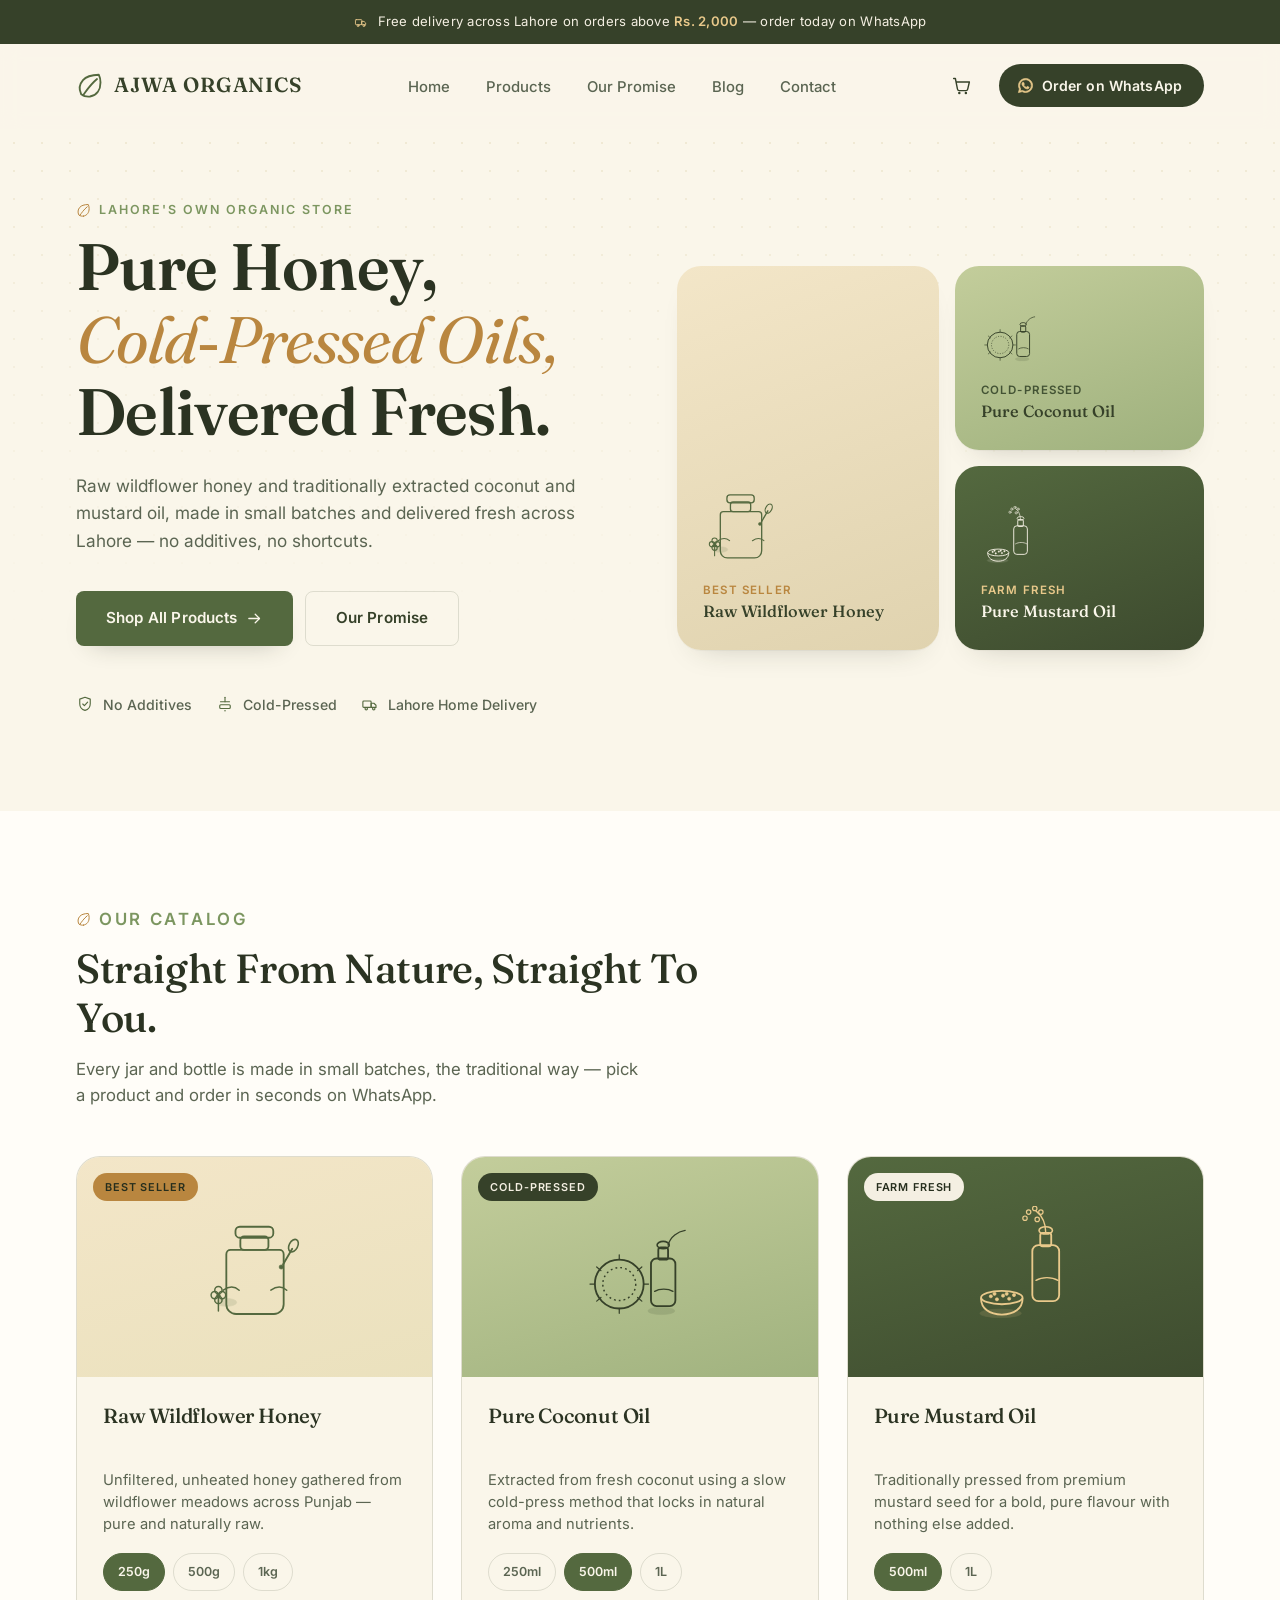
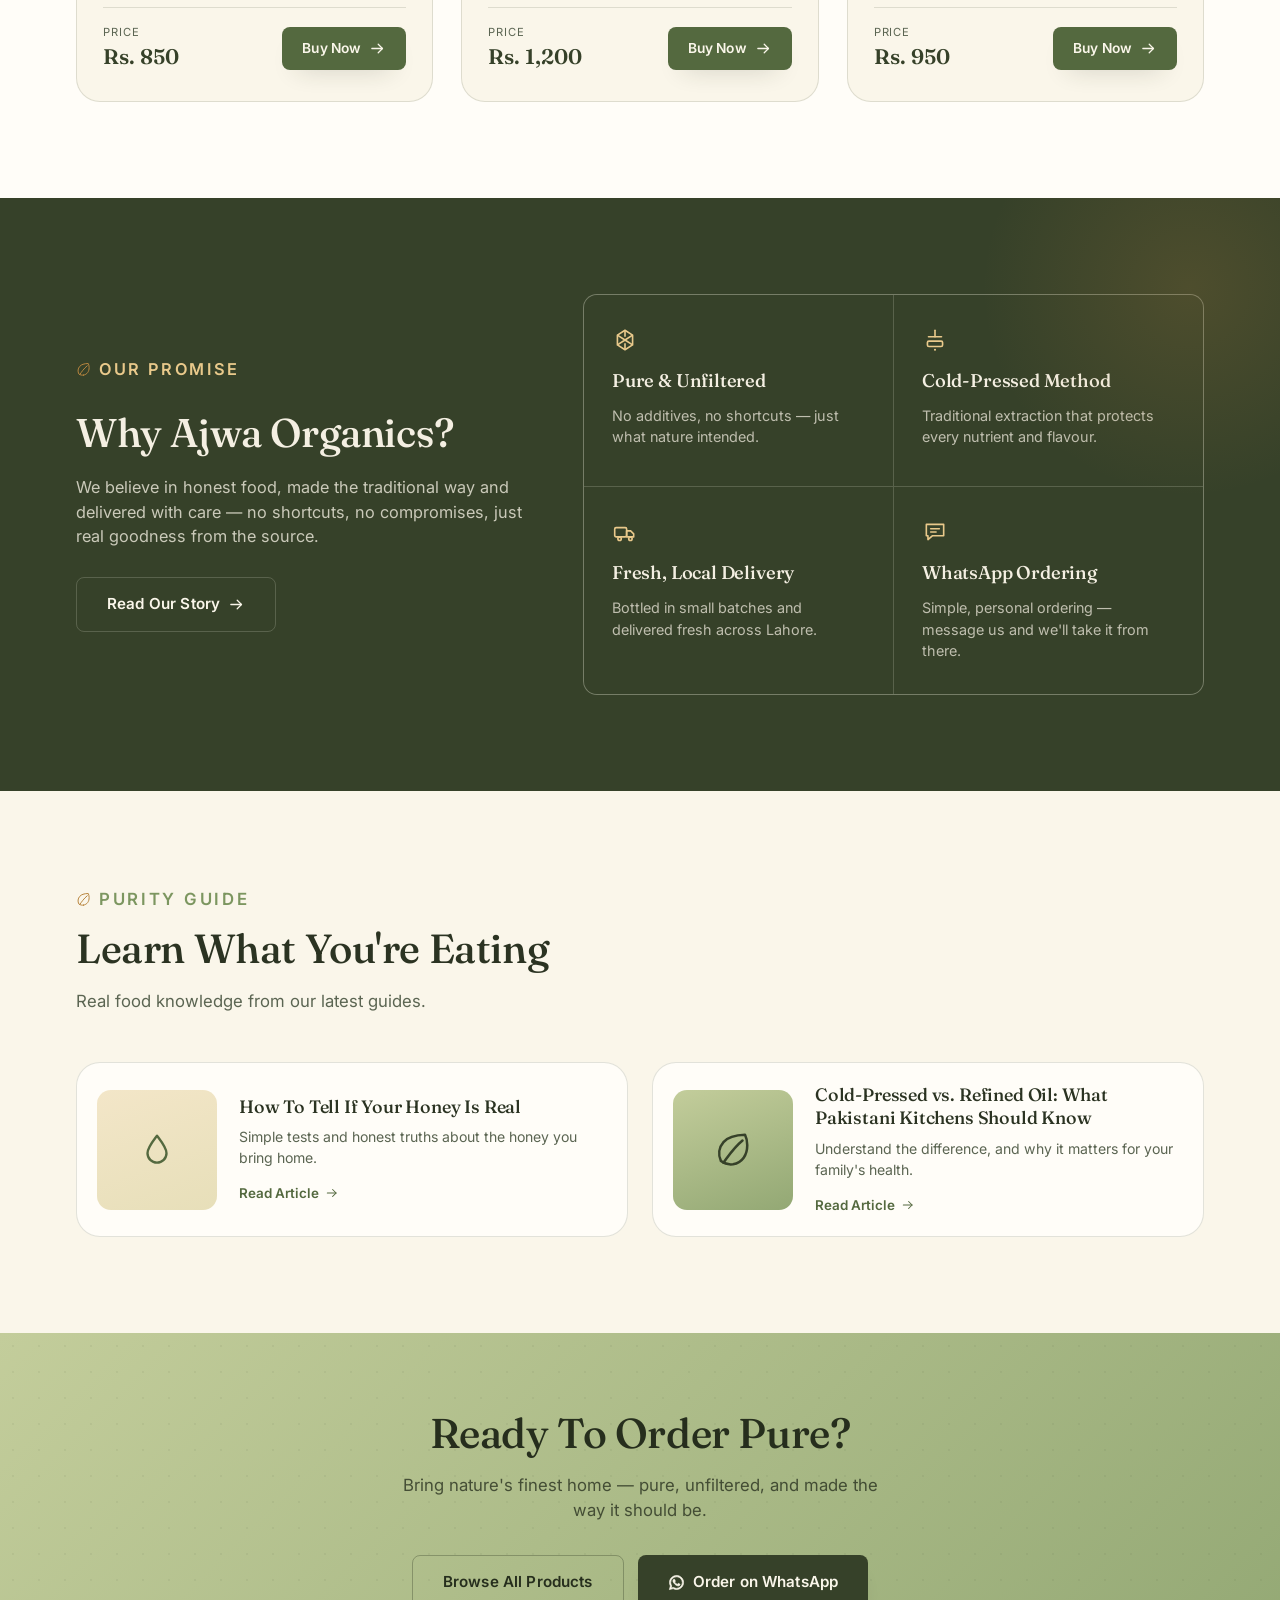
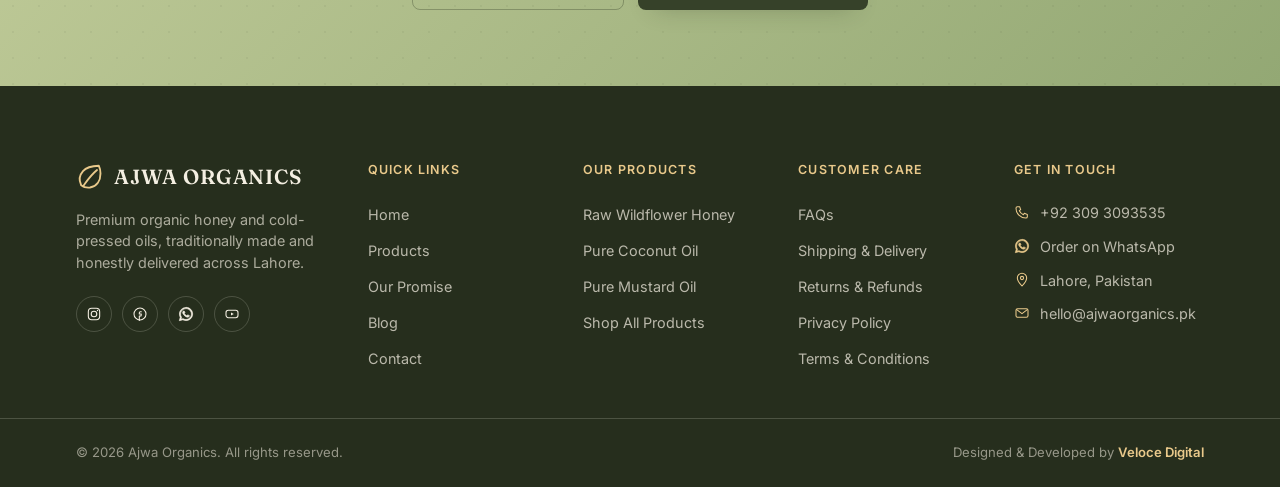
<file: ajwahome1.html>
<!DOCTYPE html>
<!--
  ============================================================
  AJWA ORGANICS — SITE MAP / BUILD PLAN
  ============================================================
  Planned pages (per Veloce Digital proposal v2). Build one at a
  time; filenames below are already wired into this homepage's
  nav + footer, so each new page "just works" once it exists.

    index.html                              <- this file (Homepage)
    checkout.html                           <- cart + map + WhatsApp handoff
    our-story.html                          <- philosophy + quality standards
    blog.html                               <- Purity Blog index
    blog-how-to-tell-if-honey-is-real.html  <- article
    blog-cold-pressed-vs-refined-oil.html   <- article
    privacy-policy.html
    terms-conditions.html
    shipping-delivery.html
    returns-refunds.html
    contact.html                            <- optional, only if a real
                                                contact FORM is wanted beyond
                                                the footer info (not in scope yet)

  NOT in the original proposal (currently a dead "#" link in the
  footer, left for you to decide): FAQs.

  HOW TO BUILD EACH NEW PAGE (keeps the whole site consistent):
   1. Duplicate this file, rename it to the filename above.
   2. Keep the <head> styles, the announcement bar, <header>, and
      <footer> 100% identical to this file — don't restyle per page.
   3. Replace only the content inside <main>...</main>.
   4. On the new page's own <header>, mark the matching nav <li> as
      the active one for clarity (optional: add class="is-active").
   5. Link back to this page using "index.html#section", not "#section"
      — bare anchors only work on the page that defines that id.

  Buy Now currently jumps straight to WhatsApp. The proposal's
  checkout.html (with the map pin) would sit BEFORE that WhatsApp
  step — worth deciding now whether Buy Now should route there
  once it exists, or stay as a direct WhatsApp shortcut.
  ============================================================
-->
<html lang="en">
<head>
<meta charset="UTF-8">
<meta name="viewport" content="width=device-width, initial-scale=1.0">
<title>Ajwa Organics — Raw Honey &amp; Cold-Pressed Oils, Delivered Across Lahore</title>
<meta name="description" content="Raw wildflower honey and traditionally cold-pressed coconut and mustard oil, made in small batches and delivered fresh across Lahore. No additives, no shortcuts.">
<link rel="icon" href="data:image/svg+xml,%3Csvg xmlns='http://www.w3.org/2000/svg' viewBox='0 0 24 24'%3E%3Cpath fill='%2354693F' d='M12 2C8 3 4 6 3.2 11c-.8 5 2.3 9.6 7 10.8C9 17 9.6 11.4 13 7.4c2-2.3 5-3.6 7.8-3.6C19 1.8 15.4 1.2 12 2Z'/%3E%3C/svg%3E">
<link rel="preconnect" href="https://fonts.googleapis.com">
<link rel="preconnect" href="https://fonts.gstatic.com" crossorigin>
<link href="https://fonts.googleapis.com/css2?family=Fraunces:ital,opsz,wght@0,9..144,300;0,9..144,400;0,9..144,500;0,9..144,600;0,9..144,700;1,9..144,400;1,9..144,500&family=Inter:wght@400;500;600;700&display=swap" rel="stylesheet">
<style>
  /* ============================================================
     0. RESET
  ============================================================ */
  *, *::before, *::after { box-sizing: border-box; margin: 0; padding: 0; }
  html { scroll-behavior: smooth; }
  img, svg { display: block; max-width: 100%; }
  a { color: inherit; text-decoration: none; }
  ul { list-style: none; }
  button { font: inherit; cursor: pointer; background: none; border: none; color: inherit; }
  input { font: inherit; }

  @media (prefers-reduced-motion: reduce) {
    html { scroll-behavior: auto; }
    *, *::before, *::after { animation-duration: 0.01ms !important; animation-iteration-count: 1 !important; transition-duration: 0.01ms !important; scroll-behavior: auto !important; }
  }

  /* ============================================================
     1. DESIGN TOKENS — palette sourced from the approved swatches
        (deep olive / forest / sage / moss / stone / cream + honey accent)
  ============================================================ */
  :root {
    --c-cream:        #FAF6EA;
    --c-cream-soft:   #F2ECD9;
    --c-paper:        #FFFDF8;
    --c-stone:        #DCCFAA;
    --c-sand:         #E7DFB9;
    --c-moss-light:   #C3CD9B;
    --c-sage:         #93A874;
    --c-moss:         #7C9660;
    --c-forest:       #54693F;
    --c-forest-dark:  #435334;
    --c-olive:        #364129;
    --c-olive-dark:   #262E1D;
    --c-honey:        #B9863F;
    --c-honey-light:  #E9C98B;
    --c-honey-soft:   #F3E6C8;
    --c-ink:          #2B3322;
    --c-ink-soft:     #5B6552;
    --c-cream-ink:    #F4EFE2;
    --c-line:         rgba(54,65,41,0.14);
    --c-line-light:   rgba(250,246,234,0.18);

    --font-display: 'Fraunces', Georgia, serif;
    --font-body: 'Inter', -apple-system, BlinkMacSystemFont, sans-serif;

    --radius-sm: 8px;
    --radius-md: 14px;
    --radius-lg: 24px;
    --radius-pill: 999px;

    --shadow-soft: 0 28px 54px -30px rgba(38,46,29,0.4);
    --shadow-tight: 0 12px 26px -16px rgba(38,46,29,0.32);
    --shadow-card: 0 1px 0 rgba(54,65,41,0.04), 0 16px 32px -22px rgba(38,46,29,0.28);

    --container-w: 1248px;
    --ease: cubic-bezier(.22,.61,.36,1);
  }

  /* ============================================================
     2. BASE TYPOGRAPHY & VERTICAL RHYTHM
  ============================================================ */
  body {
    font-family: var(--font-body);
    background: var(--c-cream);
    color: var(--c-ink);
    line-height: 1.5; /* predictably aligns text to an 8px baseline rhythm multiplier */
    -webkit-font-smoothing: antialiased;
    overflow-x: hidden;
  }

  h1, h2, h3, h4 {
    font-family: var(--font-display);
    color: var(--c-ink);
    line-height: 1.2; /* strict vertical alignment ratio for headings */
    font-weight: 500;
    letter-spacing: -0.01em;
  }

  p { color: var(--c-ink-soft); }

  a:focus-visible,
  button:focus-visible,
  input:focus-visible {
    outline: 2px solid var(--c-forest);
    outline-offset: 3px;
    border-radius: 4px;
  }

  .skip-link {
    position: absolute;
    left: -999px;
    top: 0;
    background: var(--c-olive);
    color: var(--c-cream);
    padding: 12px 20px;
    z-index: 999;
    border-radius: 0 0 8px 0;
  }
  .skip-link:focus { left: 0; }

  /* ============================================================
     3. LAYOUT UTILITIES
  ============================================================ */
  .container {
    width: 100%;
    max-width: var(--container-w);
    margin: 0 auto;
    padding: 0 24px;
  }
  @media (min-width: 768px)  { .container { padding: 0 40px; } }
  @media (min-width: 1280px) { .container { padding: 0 60px; } }

  .section { padding: 96px 0; }
  .section--tight { padding: 72px 0; }
  @media (max-width: 768px) {
    .section { padding: 72px 0; }
    .section--tight { padding: 48px 0; }
  }

  .section-head {
    max-width: 640px;
    margin-bottom: 48px;
  }
  .section-head--center { margin-left: auto; margin-right: auto; text-align: center; }

  .eyebrow {
    display: inline-flex;
    align-items: center;
    gap: 8px;
    font-size: 0.78rem;
    font-weight: 600;
    letter-spacing: 0.16em;
    text-transform: uppercase;
    color: var(--c-moss);
    margin-bottom: 12px;
  }
  .eyebrow .icon { width: 15px; height: 15px; color: var(--c-honey); flex-shrink: 0; }
  .section-head--center .eyebrow { justify-content: center; }

  .section-head h2 {
    font-size: clamp(1.9rem, 1.3vw + 1.5rem, 2.7rem);
    margin-bottom: 16px;
  }
  .section-head p { font-size: 1.05rem; max-width: 52ch; }
  .section-head--center p { margin-left: auto; margin-right: auto; }

  .icon { width: 22px; height: 22px; stroke: currentColor; }

  .reveal {
    opacity: 0;
    transform: translateY(24px);
    transition: opacity .7s var(--ease), transform .7s var(--ease);
  }
  .reveal.is-visible { opacity: 1; transform: translateY(0); }

  /* ============================================================
     4. BUTTONS
  ============================================================ */
  .btn {
    display: inline-flex;
    align-items: center;
    justify-content: center;
    gap: 8px;
    font-family: var(--font-body);
    font-weight: 600;
    font-size: 0.95rem;
    letter-spacing: 0.01em;
    padding: 15px 30px;
    border-radius: var(--radius-sm);
    transition: transform .25s var(--ease), background .25s var(--ease), border-color .25s var(--ease), box-shadow .25s var(--ease), color .25s var(--ease);
    white-space: nowrap;
  }
  .btn .icon { width: 17px; height: 17px; }

  .btn--primary {
    background: var(--c-forest);
    color: var(--c-cream);
    box-shadow: var(--shadow-tight);
  }
  .btn--primary:hover { background: var(--c-forest-dark); transform: translateY(-2px); box-shadow: var(--shadow-soft); }

  .btn--outline {
    background: transparent;
    color: var(--c-olive);
    border: 1.5px solid var(--c-line);
  }
  .btn--outline:hover { border-color: var(--c-forest); background: rgba(84,105,63,0.06); }

  .btn--outline-light {
    background: transparent;
    color: var(--c-cream);
    border: 1.5px solid var(--c-line-light);
  }
  .btn--outline-light:hover { border-color: var(--c-honey-light); background: rgba(250,246,234,0.08); }

  .btn--whatsapp {
    background: var(--c-olive);
    color: var(--c-cream);
    border-radius: var(--radius-pill);
    padding: 11px 22px 11px 18px;
    font-size: 0.88rem;
  }
  .btn--whatsapp:hover { background: var(--c-olive-dark); transform: translateY(-1px); }
  .btn--whatsapp .icon { color: var(--c-honey-light); }
  .btn--whatsapp .wa-short { display: none; }

  .btn--block { width: 100%; }
  .btn--sm { padding: 11px 20px; font-size: 0.86rem; }

  /* ============================================================
     5. ANNOUNCEMENT BAR
  ============================================================ */
  .announcement {
    background: var(--c-olive);
    color: var(--c-cream-ink);
  }
  .announcement .container {
    display: flex;
    align-items: center;
    justify-content: center;
    flex-wrap: wrap;
    row-gap: 4px;
    gap: 10px;
    padding-top: 12px;
    padding-bottom: 12px;
    font-size: 0.82rem;
    letter-spacing: 0.02em;
    text-align: center;
  }
  .announcement strong { color: var(--c-honey-light); font-weight: 600; }
  .announcement .icon { width: 14px; height: 14px; color: var(--c-honey-light); flex-shrink: 0; }

  /* ============================================================
     6. HEADER
  ============================================================ */
  .site-header {
    position: sticky;
    top: 0;
    z-index: 100;
    background: rgba(250,246,234,0.9);
    backdrop-filter: blur(10px);
    -webkit-backdrop-filter: blur(10px);
    border-bottom: 1px solid transparent;
    transition: border-color .3s var(--ease), box-shadow .3s var(--ease), background-color .3s var(--ease);
  }
  .site-header.is-scrolled {
    background: var(--c-cream);
    border-bottom-color: var(--c-line);
    box-shadow: 0 8px 24px -20px rgba(38,46,29,0.4);
  }
  .site-header .container {
    display: flex;
    align-items: center;
    justify-content: space-between;
    gap: 24px;
    height: 84px;
  }

  .brand {
    display: inline-flex;
    align-items: center;
    gap: 10px;
    flex-shrink: 0;
  }
  .brand .icon { width: 28px; height: 28px; color: var(--c-forest); }
  .brand-word {
    font-family: var(--font-display);
    font-size: 1.28rem;
    font-weight: 600;
    letter-spacing: 0.04em;
    color: var(--c-olive);
    text-transform: uppercase;
  }

  .main-nav { display: none; }
  .main-nav ul { display: flex; align-items: center; gap: 36px; }
  .main-nav a {
    font-size: 0.93rem;
    font-weight: 500;
    color: var(--c-ink-soft);
    position: relative;
    padding: 6px 0;
    transition: color .2s var(--ease);
  }
  .main-nav a::after {
    content: "";
    position: absolute;
    left: 0; right: 100%;
    bottom: 0;
    height: 1.5px;
    background: var(--c-honey);
    transition: right .3s var(--ease);
  }
  .main-nav a:hover { color: var(--c-olive); }
  .main-nav a:hover::after { right: 0; }

  .header-actions { display: flex; align-items: center; gap: 18px; }
  .icon-btn {
    display: inline-flex;
    align-items: center;
    justify-content: center;
    width: 38px; height: 38px;
    color: var(--c-olive);
    border-radius: var(--radius-pill);
    transition: background .2s var(--ease);
  }
  .icon-btn:hover { background: var(--c-cream-soft); }
  .icon-btn .icon { width: 21px; height: 21px; }

  .nav-toggle {
    display: inline-flex;
    width: 38px; height: 38px;
    align-items: center; justify-content: center;
    color: var(--c-olive);
  }
  .nav-toggle .icon { width: 24px; height: 24px; }
  .nav-toggle .icon-close { display: none; }

  .mobile-nav {
    position: fixed;
    inset: 84px 0 0 0;
    background: var(--c-cream);
    z-index: 99;
    padding: 28px 24px 40px;
    transform: translateY(-12px);
    opacity: 0;
    pointer-events: none;
    transition: opacity .25s var(--ease), transform .25s var(--ease);
    overflow-y: auto;
  }
  .mobile-nav.is-open { opacity: 1; transform: translateY(0); pointer-events: auto; }
  .mobile-nav ul { display: flex; flex-direction: column; gap: 4px; }
  .mobile-nav a {
    display: block;
    font-family: var(--font-display);
    font-size: 1.5rem;
    padding: 14px 4px;
    border-bottom: 1px solid var(--c-line);
    color: var(--c-olive);
  }
  .mobile-nav .btn { margin-top: 28px; }

  body.nav-open .nav-toggle .icon-menu { display: none; }
  body.nav-open .nav-toggle .icon-close { display: block; }
  body.nav-open { overflow: hidden; }

  @media (min-width: 1024px) {
    .main-nav { display: block; }
    .mobile-nav, .nav-toggle { display: none; }
  }

  /* ============================================================
     7. HERO
  ============================================================ */
  .hero {
    position: relative;
    background: var(--c-cream);
    overflow: hidden;
    padding: 72px 0 96px;
  }
  .hero::before {
    content: "";
    position: absolute;
    inset: 0;
    background-image: radial-gradient(circle, var(--c-stone) 1.3px, transparent 1.3px);
    background-size: 28px 28px;
    opacity: 0.35;
    -webkit-mask-image: linear-gradient(to bottom, black, transparent 75%);
    mask-image: linear-gradient(to bottom, black, transparent 75%);
    pointer-events: none;
  }
  .hero .container {
    position: relative;
    display: grid;
    grid-template-columns: 1fr;
    gap: 48px;
    align-items: center;
  }
  @media (min-width: 1024px) {
    .hero .container { grid-template-columns: 1.05fr 1fr; gap: 48px; }
  }

  .hero-copy {
    max-width: 560px;
    display: flex;
    flex-direction: column;
    align-items: flex-start;
  }

  .hero-copy .eyebrow {
    margin-bottom: 12px;
  }

  .hero-title {
    font-size: clamp(2.5rem, 3.3vw + 1.6rem, 4.1rem);
    line-height: 1.1; /* standardized lead visual height */
    margin-bottom: 24px;
  }
  .hero-title span { display: block; }
  .hero-title .accent {
    font-style: italic;
    font-weight: 400;
    color: var(--c-honey);
  }
  .hero-title .weight { font-weight: 600; }

  .hero-sub {
    font-size: 1.08rem;
    line-height: 1.6;
    max-width: 46ch;
    margin-bottom: 36px;
  }

  .hero-ctas {
    display: flex;
    flex-wrap: wrap;
    gap: 12px;
    margin-bottom: 48px;
  }

  .trust-points {
    display: flex;
    flex-wrap: wrap;
    gap: 16px 24px;
  }
  .trust-point {
    display: inline-flex;
    align-items: center;
    gap: 9px;
    font-size: 0.88rem;
    font-weight: 500;
    color: var(--c-ink-soft);
  }
  .trust-point .icon { width: 18px; height: 18px; color: var(--c-forest); flex-shrink: 0; }

  /* Hero visual collage */
  .hero-visual {
    display: grid;
    grid-template-columns: 1.05fr 1fr;
    grid-template-rows: minmax(184px, 1fr) minmax(184px, 1fr);
    gap: 16px;
    position: relative;
  }
  .visual-card {
    border-radius: var(--radius-lg);
    padding: 26px;
    display: flex;
    flex-direction: column;
    justify-content: flex-end;
    gap: 14px;
    min-height: 180px;
    box-shadow: var(--shadow-card);
    position: relative;
    overflow: hidden;
  }
  .visual-card .icon-figure { width: 76px; height: 88px; }
  .visual-card .icon-figure .icon { width: 100%; height: 100%; }
  .visual-card-label {
    font-family: var(--font-display);
    font-size: 1.02rem;
    font-weight: 500;
  }
  .visual-card-tag {
    font-size: 0.72rem;
    font-weight: 600;
    letter-spacing: 0.1em;
    text-transform: uppercase;
  }

  .visual-card--honey {
    grid-column: 1; grid-row: 1 / 3;
    background: linear-gradient(160deg, var(--c-honey-soft), var(--c-stone) 120%);
    color: var(--c-olive);
  }
  .visual-card--honey .visual-card-tag { color: var(--c-honey); }
  .visual-card--honey .visual-card-label { color: var(--c-olive); }
  .visual-card--honey .icon-figure { color: var(--c-forest); }

  .visual-card--coconut {
    grid-column: 2; grid-row: 1;
    background: linear-gradient(160deg, var(--c-moss-light), var(--c-sage) 130%);
    color: var(--c-olive);
    min-height: 184px;
  }
  .visual-card--coconut .visual-card-tag { color: var(--c-forest-dark); }
  .visual-card--coconut .visual-card-label { color: var(--c-olive); }
  .visual-card--coconut .icon-figure { color: var(--c-olive); width: 60px; height: 64px; }

  .visual-card--mustard {
    grid-column: 2; grid-row: 2;
    background: linear-gradient(160deg, var(--c-forest), var(--c-olive) 130%);
    color: var(--c-cream);
    min-height: 184px;
  }
  .visual-card--mustard .visual-card-tag { color: var(--c-honey-light); }
  .visual-card--mustard .visual-card-label { color: var(--c-cream); }
  .visual-card--mustard .icon-figure { color: var(--c-cream-ink); width: 58px; height: 62px; }

  /* ============================================================
     8. PRODUCTS & STRICT ALIGNMENT
  ============================================================ */
  .products { background: var(--c-paper); }

  .product-grid {
    display: grid;
    grid-template-columns: 1fr;
    gap: 28px;
  }
  @media (min-width: 720px)  { .product-grid { grid-template-columns: repeat(2, 1fr); } }
  @media (min-width: 1040px) { .product-grid { grid-template-columns: repeat(3, 1fr); } }

  .product-card {
    background: var(--c-cream);
    border: 1px solid var(--c-line);
    border-radius: var(--radius-lg);
    overflow: hidden;
    display: flex;
    flex-direction: column;
    transition: transform .3s var(--ease), box-shadow .3s var(--ease);
  }
  .product-card:hover { transform: translateY(-5px); box-shadow: var(--shadow-soft); }

  .product-media {
    position: relative;
    height: 220px;
    display: flex;
    align-items: center;
    justify-content: center;
  }
  .product-media .icon-figure { width: 108px; height: 122px; }
  .product-media .icon-figure .icon { width: 100%; height: 100%; }

  .product-media--honey   { background: linear-gradient(165deg, var(--c-honey-soft), var(--c-sand) 140%); }
  .product-media--honey .icon-figure { color: var(--c-forest); }
  .product-media--coconut { background: linear-gradient(165deg, var(--c-moss-light), var(--c-sage) 140%); }
  .product-media--coconut .icon-figure { color: var(--c-olive); }
  .product-media--mustard { background: linear-gradient(165deg, var(--c-forest), var(--c-olive) 140%); }
  .product-media--mustard .icon-figure { color: var(--c-honey-light); }
  .product-badge.is-mustard { background: var(--c-cream-ink); color: var(--c-olive-dark); }

  .product-badge {
    position: absolute;
    top: 16px; left: 16px;
    background: var(--c-olive);
    color: var(--c-cream-ink);
    font-size: 0.68rem;
    font-weight: 600;
    letter-spacing: 0.08em;
    text-transform: uppercase;
    padding: 6px 12px;
    border-radius: var(--radius-pill);
  }
  .product-badge.is-honey { background: var(--c-honey); color: var(--c-olive-dark); }

  .product-body {
    padding: 26px 26px 28px;
    display: flex;
    flex-direction: column;
    flex-grow: 1;
  }
  
  /* Enforces heading grid baseline horizontally across cards */
  .product-body h3 { 
    font-size: 1.28rem; 
    line-height: 1.3; 
    min-height: 3.4rem; /* Exactly matches 2 lines of text height */
    display: flex;
    align-items: flex-start;
    margin-bottom: 12px;
  }
  
  /* Enforces description baseline horizontally across cards */
  .product-body p { 
    font-size: 0.92rem; 
    line-height: 1.5; 
    min-height: 4.5rem; /* Exactly matches 3 lines of text height */
    margin-bottom: 12px;
  }

  /* Standardizes size picker height baseline */
  .size-pills { 
    display: flex; 
    flex-wrap: wrap; 
    gap: 8px; 
    min-height: 38px; 
    margin-top: auto; 
    margin-bottom: 16px;
  }
  .size-pill {
    font-size: 0.78rem;
    font-weight: 600;
    padding: 7px 14px;
    border-radius: var(--radius-pill);
    border: 1.5px solid var(--c-line);
    color: var(--c-ink-soft);
    transition: all .2s var(--ease);
  }
  .size-pill:hover { border-color: var(--c-moss); }
  .size-pill[aria-pressed="true"] {
    background: var(--c-forest);
    border-color: var(--c-forest);
    color: var(--c-cream);
  }

  .product-footer {
    padding-top: 16px;
    border-top: 1px solid var(--c-line);
    display: flex;
    align-items: center;
    justify-content: space-between;
    gap: 12px;
  }
  .product-price { display: flex; flex-direction: column; }
  .product-price .label { font-size: 0.7rem; color: var(--c-ink-soft); text-transform: uppercase; letter-spacing: 0.08em; }
  .product-price .amount { font-family: var(--font-display); font-size: 1.32rem; font-weight: 600; color: var(--c-olive); }

  /* ============================================================
     9. WHY AJWA ORGANICS (dark band)
  ============================================================ */
  .promise {
    background: var(--c-olive);
    color: var(--c-cream-ink);
    position: relative;
    overflow: hidden;
  }
  .promise::after {
    content: "";
    position: absolute;
    right: -120px; top: -120px;
    width: 420px; height: 420px;
    border-radius: 50%;
    background: radial-gradient(circle, rgba(185,134,63,0.18), transparent 70%);
    pointer-events: none;
  }
  .promise .container {
    position: relative;
    display: grid;
    grid-template-columns: 1fr;
    gap: 48px;
  }
  @media (min-width: 920px) {
    .promise .container { grid-template-columns: 0.85fr 1.15fr; align-items: center; }
  }

  .promise-intro .eyebrow { color: var(--c-honey-light); }
  .promise-intro h2 {
    color: var(--c-cream-ink);
    font-size: clamp(1.9rem, 1.6vw + 1.4rem, 2.5rem);
    margin-bottom: 18px;
  }
  .promise-intro p {
    color: rgba(244,239,226,0.78);
    font-size: 1.02rem;
    max-width: 46ch;
    margin-bottom: 28px;
  }

  .feature-grid {
    display: grid;
    grid-template-columns: 1fr;
    gap: 1px;
    background: var(--c-line-light);
    border: 1px solid var(--c-line-light);
    border-radius: var(--radius-md);
    overflow: hidden;
  }
  @media (min-width: 560px) {
    .feature-grid { grid-template-columns: 1fr 1fr; }
  }
  .feature-item {
    background: var(--c-olive);
    padding: 32px 28px;
    display: flex;
    flex-direction: column;
    gap: 12px;
  }
  .feature-item .icon { width: 26px; height: 26px; color: var(--c-honey-light); margin-bottom: 4px; }
  
  /* Standardizes features text baselines in 2-column grids */
  .feature-item h3 { 
    color: var(--c-cream-ink); 
    font-size: 1.15rem; 
    font-weight: 500; 
    line-height: 1.3;
    min-height: 1.5rem; 
  }
  .feature-item p { 
    color: rgba(244,239,226,0.72); 
    font-size: 0.9rem; 
    line-height: 1.5; 
    min-height: 3.1rem; /* Exactly 2 lines of text space */
  }

  /* ============================================================
     10. BLOG / PURITY GUIDE
  ============================================================ */
  .blog { background: var(--c-cream); }

  .blog-grid {
    display: grid;
    grid-template-columns: 1fr;
    gap: 24px;
  }
  @media (min-width: 760px) { .blog-grid { grid-template-columns: 1fr 1fr; } }

  .blog-card {
    display: grid;
    grid-template-columns: 120px 1fr;
    gap: 22px;
    background: var(--c-paper);
    border: 1px solid var(--c-line);
    border-radius: var(--radius-lg);
    padding: 20px;
    align-items: center;
    transition: box-shadow .3s var(--ease), transform .3s var(--ease);
  }
  .blog-card:hover { box-shadow: var(--shadow-tight); transform: translateY(-3px); }
  @media (max-width: 480px) {
    .blog-card { grid-template-columns: 1fr; }
  }

  .blog-thumb {
    width: 100%;
    aspect-ratio: 1 / 1;
    border-radius: var(--radius-md);
    display: flex;
    align-items: center;
    justify-content: center;
  }
  .blog-thumb.tone-a { background: linear-gradient(160deg, var(--c-honey-soft), var(--c-sand)); color: var(--c-forest); }
  .blog-thumb.tone-b { background: linear-gradient(160deg, var(--c-moss-light), var(--c-sage)); color: var(--c-olive); }
  .blog-thumb .icon { width: 38px; height: 38px; }

  .blog-content h3 { font-size: 1.12rem; margin-bottom: 8px; line-height: 1.3; }
  .blog-content p { font-size: 0.88rem; margin-bottom: 12px; }
  .blog-link {
    display: inline-flex;
    align-items: center;
    gap: 6px;
    font-size: 0.84rem;
    font-weight: 600;
    color: var(--c-forest);
  }
  .blog-link .icon { width: 14px; height: 14px; transition: transform .2s var(--ease); }
  .blog-link:hover .icon { transform: translateX(3px); }

  /* ============================================================
     11. FINAL CTA BAND
  ============================================================ */
  .cta-band {
    background: linear-gradient(135deg, var(--c-moss-light) 0%, var(--c-sage) 100%);
    color: var(--c-olive-dark);
    position: relative;
    overflow: hidden;
  }
  .cta-band::before {
    content: "";
    position: absolute;
    inset: 0;
    background-image: radial-gradient(circle, rgba(54,65,41,0.12) 1.4px, transparent 1.4px);
    background-size: 26px 26px;
    opacity: 0.5;
  }
  .cta-band .container {
    position: relative;
    text-align: center;
    display: flex;
    flex-direction: column;
    align-items: center;
    padding-top: 76px;
    padding-bottom: 76px;
  }
  .cta-band h2 {
    color: var(--c-olive-dark);
    font-size: clamp(1.9rem, 1.8vw + 1.3rem, 2.6rem);
    margin-bottom: 14px;
  }
  .cta-band p {
    color: rgba(38,46,29,0.78);
    font-size: 1.05rem;
    max-width: 46ch;
    margin-bottom: 32px;
  }
  .cta-band-actions { display: flex; flex-wrap: wrap; gap: 14px; justify-content: center; }
  .cta-band .btn--outline { color: var(--c-olive-dark); border-color: rgba(38,46,29,0.3); }
  .cta-band .btn--outline:hover { background: rgba(38,46,29,0.08); border-color: var(--c-olive-dark); }
  .cta-band .btn--primary { background: var(--c-olive); color: var(--c-cream); }
  .cta-band .btn--primary:hover { background: var(--c-olive-dark); }

  /* ============================================================
     12. FOOTER
  ============================================================ */
  .site-footer { background: var(--c-olive-dark); color: rgba(244,239,226,0.82); }
  .footer-top { padding-top: 76px; padding-bottom: 48px; }
  .footer-grid {
    display: grid;
    grid-template-columns: 1fr;
    gap: 44px;
    align-items: start; /* Standardizes all vertical baselines to start at the exact same horizontal coordinate */
  }
  @media (min-width: 700px)  { .footer-grid { grid-template-columns: 1.3fr 1fr 1fr; } }
  @media (min-width: 1024px) { .footer-grid { grid-template-columns: 1.3fr 0.9fr 0.9fr 0.9fr 1fr; } }

  .footer-brand .brand { margin-bottom: 16px; }
  .footer-brand .brand .icon { color: var(--c-honey-light); }
  .footer-brand .brand-word { color: var(--c-cream-ink); max-width: none; overflow: visible; white-space: normal; }
  .footer-brand p { color: rgba(244,239,226,0.65); font-size: 0.9rem; max-width: 30ch; margin-bottom: 22px; }

  .social-row { display: flex; gap: 10px; }
  .social-link {
    width: 36px; height: 36px;
    display: inline-flex; align-items: center; justify-content: center;
    border: 1px solid var(--c-line-light);
    border-radius: var(--radius-pill);
    color: var(--c-cream-ink);
    transition: background .2s var(--ease), border-color .2s var(--ease);
  }
  .social-link .icon { width: 16px; height: 16px; }
  .social-link:hover { background: var(--c-forest); border-color: var(--c-forest); }

  .footer-col h4 {
    font-family: var(--font-body);
    font-size: 0.78rem;
    font-weight: 600;
    letter-spacing: 0.1em;
    text-transform: uppercase;
    color: var(--c-honey-light);
    margin-bottom: 24px; /* standardized to fit the 12px vertical spacing baseline scale */
    line-height: 1.3;
    min-height: 1.3em;
  }
  .footer-col ul { display: flex; flex-direction: column; gap: 12px; } /* Clean, repeating line rhythms */
  .footer-col a { font-size: 0.9rem; color: rgba(244,239,226,0.72); line-height: 1.5; transition: color .2s var(--ease); }
  .footer-col a:hover { color: var(--c-cream-ink); }

  .footer-contact li { display: flex; align-items: flex-start; gap: 10px; font-size: 0.9rem; line-height: 1.5; color: rgba(244,239,226,0.72); }
  .footer-contact .icon { width: 16px; height: 16px; color: var(--c-honey-light); flex-shrink: 0; margin-top: 2px; }
  .footer-contact a:hover { color: var(--c-cream-ink); }

  .footer-bottom {
    border-top: 1px solid var(--c-line-light);
    padding: 24px 0;
  }
  .footer-bottom .container {
    display: flex;
    flex-wrap: wrap;
    gap: 10px;
    align-items: center;
    justify-content: space-between;
    font-size: 0.82rem;
    color: rgba(244,239,226,0.55);
  }
  .footer-bottom a { color: var(--c-honey-light); font-weight: 600; }
  .footer-bottom a:hover { color: var(--c-cream-ink); }

  /* ============================================================
     13. MOBILE OPTIMIZATION
  ============================================================ */

  /* --- Header: stop overflow, keep the menu button on-screen --- */
  @media (max-width: 1023px) {
    .site-header .container { gap: 10px; }
    .header-actions { gap: 8px; }
    /* Cart shortcut is decorative (same destination as "Products" in
       the menu) — hide it on mobile so the WhatsApp button and the
       menu button always have room and are never pushed off-canvas. */
    .header-actions .icon-btn { display: none; }
    .btn--whatsapp { padding: 10px 16px 10px 13px; font-size: 0.82rem; gap: 7px; }
  }

  @media (max-width: 480px) {
    .brand-word { font-size: 1rem; max-width: 50vw; overflow: hidden; text-overflow: ellipsis; white-space: nowrap; }
    .btn--whatsapp .wa-full { display: none; }
    .btn--whatsapp .wa-short { display: inline; }
    .btn--whatsapp { padding: 10px 14px; }
    .trust-points { flex-direction: column; gap: 12px; }
  }

  /* Safety net for the smallest real-world phones (iPhone SE etc.) */
  @media (max-width: 360px) {
    .site-header .container { gap: 8px; }
    .header-actions { gap: 6px; }
    .brand .icon { width: 24px; height: 24px; }
    .brand-word { font-size: 0.92rem; max-width: 32vw; }
    .btn--whatsapp { padding: 9px 12px; font-size: 0.78rem; }
    .nav-toggle { width: 34px; height: 34px; }
    .nav-toggle .icon { width: 22px; height: 22px; }
  }

  /* --- Hero collage: at ≤540px the honey card only filled the left
     column, leaving an empty, wasted cell beside it. Let it span the
     full width on top instead, with coconut + mustard below — same
     three cards, same colors, no dead space. --- */
  @media (max-width: 540px) {
    .hero-visual { grid-template-columns: 1fr 1fr; }
    .visual-card { min-height: 150px; padding: 20px; }
    .visual-card--honey { grid-column: 1 / 3; grid-row: 1; min-height: 130px; }
    .visual-card--coconut { grid-column: 1; grid-row: 2; }
    .visual-card--mustard { grid-column: 2; grid-row: 2; }
  }

  /* --- Full-width CTA buttons on small phones: easier to tap, and
     stacking reads cleaner than two half-width buttons squeezed
     side by side. Same button styles/colors, just full-width. --- */
  @media (max-width: 480px) {
    .hero-ctas, .cta-band-actions { flex-direction: column; align-items: stretch; }
    .hero-ctas .btn, .cta-band-actions .btn { width: 100%; }
  }

  @media (max-width: 600px) {
    .footer-bottom .container { flex-direction: column; align-items: flex-start; }
  }

  @media (max-width: 360px) {
    .product-footer { flex-direction: column; align-items: stretch; }
    .product-footer .btn { width: 100%; justify-content: center; }
  }
</style>
</head>
<body>

<a href="#main" class="skip-link">Skip to content</a>

<!-- ============================================================
     ICON SPRITE
============================================================ -->
<svg style="display:none" aria-hidden="true">
  <symbol id="icon-leaf" viewBox="0 0 24 24" fill="none" stroke="currentColor" stroke-width="1.6" stroke-linecap="round" stroke-linejoin="round">
    <path d="M12 21c6-1 9-6 9-12 0-2.8-.6-5-1.4-6.6C12.8 2.6 8.6 4 6 7c-3 3.4-3.5 8-1.6 12C7 21 9.6 21.3 12 21Z"/>
    <path d="M6 20c3-4 6-9 12-14"/>
  </symbol>

  <symbol id="icon-menu" viewBox="0 0 24 24" fill="none" stroke="currentColor" stroke-width="1.8" stroke-linecap="round">
    <line x1="4" y1="7" x2="20" y2="7"/><line x1="4" y1="12" x2="20" y2="12"/><line x1="4" y1="17" x2="20" y2="17"/>
  </symbol>
  <symbol id="icon-close" viewBox="0 0 24 24" fill="none" stroke="currentColor" stroke-width="1.8" stroke-linecap="round">
    <line x1="5" y1="5" x2="19" y2="19"/><line x1="19" y1="5" x2="5" y2="19"/>
  </symbol>

  <symbol id="icon-cart" viewBox="0 0 24 24" fill="none" stroke="currentColor" stroke-width="1.6" stroke-linecap="round" stroke-linejoin="round">
    <path d="M3 4h2l2.4 12.2a2 2 0 0 0 2 1.6h7.7a2 2 0 0 0 2-1.6L21 8H6"/>
    <circle cx="9.5" cy="20.5" r="1.4" fill="currentColor" stroke="none"/>
    <circle cx="17" cy="20.5" r="1.4" fill="currentColor" stroke="none"/>
  </symbol>

  <symbol id="icon-arrow" viewBox="0 0 24 24" fill="none" stroke="currentColor" stroke-width="1.8" stroke-linecap="round" stroke-linejoin="round">
    <line x1="4" y1="12" x2="19" y2="12"/><polyline points="13 6 19 12 13 18"/>
  </symbol>

  <symbol id="icon-whatsapp" viewBox="0 0 24 24" fill="currentColor">
    <path d="M12.04 2.2c-5.46 0-9.9 4.43-9.9 9.9 0 1.75.46 3.39 1.26 4.81L2 22l5.25-1.37a9.86 9.86 0 0 0 4.79 1.22h.01c5.46 0 9.9-4.43 9.9-9.9 0-2.64-1.03-5.13-2.9-7-1.87-1.87-4.36-2.9-7.01-2.9Zm0 18.1h-.01a8.2 8.2 0 0 1-4.18-1.15l-.3-.18-3.12.82.83-3.04-.2-.31a8.18 8.18 0 0 1-1.26-4.34c0-4.53 3.69-8.21 8.23-8.21 2.2 0 4.26.86 5.82 2.41a8.16 8.16 0 0 1 2.41 5.81c0 4.54-3.69 8.19-8.22 8.19Zm4.5-6.15c-.25-.12-1.46-.72-1.69-.8-.23-.08-.39-.12-.56.12-.16.25-.64.8-.78.97-.15.16-.29.18-.54.06-.25-.12-1.04-.38-1.99-1.22-.74-.65-1.23-1.46-1.38-1.71-.14-.25-.02-.38.11-.5.11-.11.25-.29.37-.43.12-.15.16-.25.25-.41.08-.17.04-.31-.02-.43-.06-.12-.56-1.34-.76-1.84-.2-.48-.41-.42-.56-.43h-.48c-.16 0-.43.06-.66.31-.22.25-.86.84-.86 2.04 0 1.21.88 2.37 1 2.53.12.16 1.73 2.64 4.2 3.7.59.25 1.04.4 1.4.51.59.19 1.12.16 1.55.1.47-.07 1.46-.6 1.66-1.18.21-.58.21-1.07.15-1.18-.06-.1-.23-.16-.48-.28Z"/>
  </symbol>

  <symbol id="icon-honeycomb" viewBox="0 0 24 24" fill="none" stroke="currentColor" stroke-width="1.5" stroke-linejoin="round">
    <path d="M12 3 19 7.5v9L12 21 5 16.5v-9Z"/>
    <path d="M12 3v6M19 7.5l-7 4.5M5 7.5l7 4.5M12 21v-6M5 16.5l7-4.5M19 16.5l-7-4.5"/>
  </symbol>
  <symbol id="icon-press" viewBox="0 0 24 24" fill="none" stroke="currentColor" stroke-width="1.5" stroke-linecap="round" stroke-linejoin="round">
    <line x1="12" y1="3" x2="12" y2="9"/>
    <line x1="6" y1="9" x2="18" y2="9"/>
    <rect x="5" y="13" width="14" height="5" rx="1.4"/>
    <circle cx="12" cy="21" r="1" fill="currentColor" stroke="none"/>
  </symbol>
  <symbol id="icon-truck" viewBox="0 0 24 24" fill="none" stroke="currentColor" stroke-width="1.5" stroke-linecap="round" stroke-linejoin="round">
    <rect x="2.5" y="8" width="11" height="8.5" rx="1.2"/>
    <path d="M13.5 11h3.7L20 13.7v2.8h-6.5z"/>
    <circle cx="7" cy="18.3" r="1.6"/>
    <circle cx="17" cy="18.3" r="1.6"/>
  </symbol>
  <symbol id="icon-chat" viewBox="0 0 24 24" fill="none" stroke="currentColor" stroke-width="1.5" stroke-linecap="round" stroke-linejoin="round">
    <path d="M4 5h16v10.5H9.5L5.5 19v-3.5H4Z"/>
    <line x1="8" y1="9" x2="16" y2="9"/>
    <line x1="8" y1="12" x2="13" y2="12"/>
  </symbol>
  <symbol id="icon-check-shield" viewBox="0 0 24 24" fill="none" stroke="currentColor" stroke-width="1.5" stroke-linecap="round" stroke-linejoin="round">
    <path d="M12 3 5 5.5v6c0 4.6 3 7.8 7 9 4-1.2 7-4.4 7-9v-6Z"/>
    <path d="m9 12 2.2 2.2L15.5 9.5"/>
  </symbol>
  <symbol id="icon-droplet" viewBox="0 0 24 24" fill="none" stroke="currentColor" stroke-width="1.5" stroke-linecap="round" stroke-linejoin="round">
    <path d="M12 3c3 4 6 7.6 6 11a6 6 0 1 1-12 0c0-3.4 3-7 6-11Z"/>
  </symbol>

  <symbol id="icon-honey-jar" viewBox="0 0 160 200" fill="none">
    <ellipse cx="33" cy="158" rx="17" ry="6.5" fill="currentColor" opacity=".14"/>
    <rect x="48" y="34" width="62" height="18" rx="7" stroke="currentColor" stroke-width="3"/>
    <rect x="56" y="50" width="46" height="22" rx="6" stroke="currentColor" stroke-width="3"/>
    <path d="M40 72h80c4 0 7 3 7 7v82c0 9-7 16-16 16H49c-9 0-16-7-16-16V79c0-4 3-7 7-7Z" stroke="currentColor" stroke-width="3"/>
    <path d="M28 138c10-7 18-7 26 0M106 138c10-7 18-7 26 0" stroke="currentColor" stroke-width="2.4" stroke-linecap="round"/>
    <path d="M126 96 L141 70" stroke="currentColor" stroke-width="3" stroke-linecap="round"/>
    <ellipse cx="143" cy="65" rx="7" ry="11" transform="rotate(28 143 65)" stroke="currentColor" stroke-width="2.6"/>
    <circle cx="123" cy="100" r="3.4" fill="currentColor"/>
    <g stroke="currentColor" stroke-width="2.4" stroke-linecap="round">
      <path d="M20 150v22"/>
      <circle cx="14" cy="146" r="6"/>
      <circle cx="26" cy="146" r="6"/>
      <circle cx="20" cy="138" r="6"/>
      <circle cx="20" cy="154" r="6"/>
    </g>
    <circle cx="20" cy="147" r="3.2" fill="currentColor"/>
  </symbol>

  <symbol id="icon-coconut-oil" viewBox="0 0 160 200" fill="none">
    <ellipse cx="115" cy="172" rx="22" ry="6" fill="currentColor" opacity=".14"/>
    <circle cx="46" cy="128" r="40" stroke="currentColor" stroke-width="3"/>
    <circle cx="46" cy="128" r="27" stroke="currentColor" stroke-width="2.4" stroke-dasharray="3 5"/>
    <g stroke="currentColor" stroke-width="2" stroke-linecap="round">
      <line x1="46" y1="88" x2="46" y2="80"/>
      <line x1="76" y1="106" x2="83" y2="100"/>
      <line x1="86" y1="128" x2="94" y2="128"/>
      <line x1="76" y1="150" x2="83" y2="156"/>
      <line x1="46" y1="168" x2="46" y2="176"/>
      <line x1="16" y1="150" x2="9" y2="156"/>
      <line x1="6" y1="128" x2="-2" y2="128"/>
      <line x1="16" y1="106" x2="9" y2="100"/>
    </g>
    <rect x="98" y="86" width="40" height="78" rx="9" stroke="currentColor" stroke-width="3"/>
    <rect x="110" y="68" width="16" height="20" rx="4" stroke="currentColor" stroke-width="3"/>
    <ellipse cx="118" cy="64" rx="10" ry="6" stroke="currentColor" stroke-width="2.6"/>
    <path d="M104 140c8-5 22-5 30 0" stroke="currentColor" stroke-width="2.2" stroke-linecap="round"/>
    <path d="M126 64c4-14 16-22 28-24" stroke="currentColor" stroke-width="2.2" stroke-linecap="round"/>
  </symbol>

  <symbol id="icon-mustard-oil" viewBox="0 0 160 200" fill="none">
    <ellipse cx="40" cy="176" rx="34" ry="7" fill="currentColor" opacity=".14"/>
    <path d="M8 152c0 16 14 26 34 26s34-10 34-26" stroke="currentColor" stroke-width="3" stroke-linecap="round"/>
    <ellipse cx="42" cy="150" rx="34" ry="11" stroke="currentColor" stroke-width="3"/>
    <g fill="currentColor">
      <circle cx="24" cy="148" r="2.6"/><circle cx="34" cy="153" r="2.6"/><circle cx="44" cy="147" r="2.6"/>
      <circle cx="54" cy="152" r="2.6"/><circle cx="62" cy="146" r="2.6"/><circle cx="30" cy="144" r="2.6"/>
      <circle cx="50" cy="144" r="2.6"/>
    </g>
    <rect x="92" y="64" width="44" height="92" rx="10" stroke="currentColor" stroke-width="3"/>
    <rect x="105" y="44" width="18" height="22" rx="4" stroke="currentColor" stroke-width="3"/>
    <ellipse cx="114" cy="40" rx="11" ry="6" stroke="currentColor" stroke-width="2.6"/>
    <path d="M98 122c10-6 26-6 36 0" stroke="currentColor" stroke-width="2.2" stroke-linecap="round"/>
    <path d="M114 44c0-16-6-28-16-36" stroke="currentColor" stroke-width="2.2" stroke-linecap="round"/>
    <g stroke="currentColor" stroke-width="2" stroke-linecap="round">
      <circle cx="96" cy="4" r="3.6"/><circle cx="86" cy="10" r="3.6"/><circle cx="106" cy="10" r="3.6"/>
      <circle cx="80" cy="20" r="3.6"/><circle cx="100" cy="22" r="3.6"/>
    </g>
  </symbol>

  <symbol id="icon-ig" viewBox="0 0 24 24" fill="none" stroke="currentColor" stroke-width="1.6" stroke-linecap="round" stroke-linejoin="round">
    <rect x="3.5" y="3.5" width="17" height="17" rx="5"/>
    <circle cx="12" cy="12" r="4.2"/>
    <circle cx="17.3" cy="6.7" r="1" fill="currentColor" stroke="none"/>
  </symbol>
  <symbol id="icon-fb" viewBox="0 0 24 24" fill="none" stroke="currentColor" stroke-width="1.6" stroke-linecap="round" stroke-linejoin="round">
    <circle cx="12" cy="12" r="9"/>
    <path d="M14 8.5h-1.6c-1 0-1.4.5-1.4 1.5V12h3l-.4 3h-2.6v6.7"/>
  </symbol>
  <symbol id="icon-yt" viewBox="0 0 24 24" fill="none" stroke="currentColor" stroke-width="1.6" stroke-linecap="round" stroke-linejoin="round">
    <rect x="3" y="6.5" width="18" height="11" rx="3.5"/>
    <path d="M10.5 9.7 14.7 12l-4.2 2.3z" fill="currentColor" stroke="none"/>
  </symbol>
  <symbol id="icon-pin" viewBox="0 0 24 24" fill="none" stroke="currentColor" stroke-width="1.6" stroke-linecap="round" stroke-linejoin="round">
    <path d="M12 21s7-7.2 7-12a7 7 0 1 0-14 0c0 4.8 7 12 7 12Z"/>
    <circle cx="12" cy="9" r="2.4"/>
  </symbol>
  <symbol id="icon-phone" viewBox="0 0 24 24" fill="none" stroke="currentColor" stroke-width="1.6" stroke-linecap="round" stroke-linejoin="round">
    <path d="M5 4h3.4l1.6 4.4-2 1.6a13 13 0 0 0 6 6l1.6-2 4.4 1.6V19c0 1.1-.9 2-2.4 2C9.6 21 3 14.4 3 6.4 3 4.9 3.9 4 5 4Z"/>
  </symbol>
  <symbol id="icon-mail" viewBox="0 0 24 24" fill="none" stroke="currentColor" stroke-width="1.6" stroke-linecap="round" stroke-linejoin="round">
    <rect x="3" y="5.5" width="18" height="13" rx="2.4"/>
    <path d="m4 7 8 6 8-6"/>
  </symbol>
</svg>

<!-- ============================================================
     ANNOUNCEMENT BAR
============================================================ -->
<div class="announcement">
  <div class="container">
    <svg class="icon" aria-hidden="true"><use href="#icon-truck"></use></svg>
    <span>Free delivery across Lahore on orders above <strong>Rs. 2,000</strong> — order today on WhatsApp</span>
  </div>
</div>

<!-- ============================================================
     HEADER
============================================================ -->
<header class="site-header" id="site-header">
  <div class="container">
    <a href="index.html" class="brand">
      <svg class="icon" aria-hidden="true"><use href="#icon-leaf"></use></svg>
      <span class="brand-word">Ajwa Organics</span>
    </a>

    <nav class="main-nav" aria-label="Primary">
      <ul>
        <li><a href="index.html">Home</a></li>
        <li><a href="index.html#products">Products</a></li>
        <li><a href="index.html#promise">Our Promise</a></li>
        <li><a href="index.html#blog">Blog</a></li>
        <li><a href="index.html#contact">Contact</a></li>
      </ul>
    </nav>

    <div class="header-actions">
      <a href="index.html#products" class="icon-btn" aria-label="View products">
        <svg class="icon" aria-hidden="true"><use href="#icon-cart"></use></svg>
      </a>
      <a href="https://wa.me/923093093535?text=Hi%2C%20I%27d%20like%20to%20know%20more%20about%20your%20products." class="btn btn--whatsapp" target="_blank" rel="noopener">
        <svg class="icon" aria-hidden="true"><use href="#icon-whatsapp"></use></svg>
        <span class="wa-full">Order on WhatsApp</span>
        <span class="wa-short">Order</span>
      </a>
      <button class="nav-toggle" id="nav-toggle" aria-label="Toggle menu" aria-expanded="false" aria-controls="mobile-nav">
        <svg class="icon icon-menu" aria-hidden="true"><use href="#icon-menu"></use></svg>
        <svg class="icon icon-close" aria-hidden="true"><use href="#icon-close"></use></svg>
      </button>
    </div>
  </div>
</header>

<nav class="mobile-nav" id="mobile-nav" aria-label="Mobile">
  <ul>
    <li><a href="index.html">Home</a></li>
    <li><a href="index.html#products">Products</a></li>
    <li><a href="index.html#promise">Our Promise</a></li>
    <li><a href="index.html#blog">Blog</a></li>
    <li><a href="index.html#contact">Contact</a></li>
  </ul>
  <a href="https://wa.me/923093093535?text=Hi%2C%20I%27d%20like%20to%20know%20more%20about%20your%20products." class="btn btn--primary btn--block" target="_blank" rel="noopener">
    <svg class="icon" aria-hidden="true"><use href="#icon-whatsapp"></use></svg>
    Order on WhatsApp
  </a>
</nav>

<main id="main">

  <!-- ============================================================
       HERO
  ============================================================ -->
  <section class="hero">
    <div class="container">
      <div class="hero-copy reveal">
        <p class="eyebrow">
          <svg class="icon" aria-hidden="true"><use href="#icon-leaf"></use></svg>
          Lahore's Own Organic Store
        </p>
        <h1 class="hero-title">
          <span class="weight">Pure Honey,</span>
          <span class="accent">Cold&#8209;Pressed Oils,</span>
          <span class="weight">Delivered Fresh.</span>
        </h1>
        <p class="hero-sub">Raw wildflower honey and traditionally extracted coconut and mustard oil, made in small batches and delivered fresh across Lahore — no additives, no shortcuts.</p>
        <div class="hero-ctas">
          <a href="index.html#products" class="btn btn--primary">
            Shop All Products
            <svg class="icon" aria-hidden="true"><use href="#icon-arrow"></use></svg>
          </a>
          <a href="index.html#promise" class="btn btn--outline">Our Promise</a>
        </div>
        <div class="trust-points">
          <span class="trust-point"><svg class="icon" aria-hidden="true"><use href="#icon-check-shield"></use></svg>No Additives</span>
          <span class="trust-point"><svg class="icon" aria-hidden="true"><use href="#icon-press"></use></svg>Cold-Pressed</span>
          <span class="trust-point"><svg class="icon" aria-hidden="true"><use href="#icon-truck"></use></svg>Lahore Home Delivery</span>
        </div>
      </div>

      <div class="hero-visual reveal" aria-hidden="true">
        <div class="visual-card visual-card--honey">
          <div class="icon-figure"><svg class="icon"><use href="#icon-honey-jar"></use></svg></div>
          <div>
            <p class="visual-card-tag">Best Seller</p>
            <p class="visual-card-label">Raw Wildflower Honey</p>
          </div>
        </div>
        <div class="visual-card visual-card--coconut">
          <div class="icon-figure"><svg class="icon"><use href="#icon-coconut-oil"></use></svg></div>
          <div>
            <p class="visual-card-tag">Cold-Pressed</p>
            <p class="visual-card-label">Pure Coconut Oil</p>
          </div>
        </div>
        <div class="visual-card visual-card--mustard">
          <div class="icon-figure"><svg class="icon"><use href="#icon-mustard-oil"></use></svg></div>
          <div>
            <p class="visual-card-tag">Farm Fresh</p>
            <p class="visual-card-label">Pure Mustard Oil</p>
          </div>
        </div>
      </div>
    </div>
  </section>

  <!-- ============================================================
       PRODUCTS
  ============================================================ -->
  <section class="products section" id="products">
    <div class="container">
      <div class="section-head reveal">
        <p class="eyebrow">
          <svg class="icon" aria-hidden="true"><use href="#icon-leaf"></use></svg>
          Our Catalog
        </p>
        <h2>Straight From Nature, Straight To You.</h2>
        <p>Every jar and bottle is made in small batches, the traditional way — pick a product and order in seconds on WhatsApp.</p>
      </div>

      <div class="product-grid">

        <!-- Product 1 — Honey -->
        <article class="product-card reveal" data-product="Raw Wildflower Honey">
          <div class="product-media product-media--honey">
            <span class="product-badge is-honey">Best Seller</span>
            <div class="icon-figure"><svg class="icon"><use href="#icon-honey-jar"></use></svg></div>
          </div>
          <div class="product-body">
            <h3>Raw Wildflower Honey</h3>
            <p>Unfiltered, unheated honey gathered from wildflower meadows across Punjab — pure and naturally raw.</p>
            <div class="size-pills" role="group" aria-label="Select a size">
              <button type="button" class="size-pill" aria-pressed="true" data-size="250g" data-price="850">250g</button>
              <button type="button" class="size-pill" aria-pressed="false" data-size="500g" data-price="1,600">500g</button>
              <button type="button" class="size-pill" aria-pressed="false" data-size="1kg" data-price="3,000">1kg</button>
            </div>
            <div class="product-footer">
              <div class="product-price">
                <span class="label">Price</span>
                <span class="amount"><span class="price-value">Rs. 850</span></span>
              </div>
              <a href="#" class="btn btn--primary btn--sm buy-now-btn" target="_blank" rel="noopener">
                Buy Now <svg class="icon" aria-hidden="true"><use href="#icon-arrow"></use></svg>
              </a>
            </div>
          </div>
        </article>

        <!-- Product 2 — Coconut Oil -->
        <article class="product-card reveal" data-product="Pure Coconut Oil">
          <div class="product-media product-media--coconut">
            <span class="product-badge">Cold-Pressed</span>
            <div class="icon-figure"><svg class="icon"><use href="#icon-coconut-oil"></use></svg></div>
          </div>
          <div class="product-body">
            <h3>Pure Coconut Oil</h3>
            <p>Extracted from fresh coconut using a slow cold-press method that locks in natural aroma and nutrients.</p>
            <div class="size-pills" role="group" aria-label="Select a size">
              <button type="button" class="size-pill" aria-pressed="false" data-size="250ml" data-price="650">250ml</button>
              <button type="button" class="size-pill" aria-pressed="true" data-size="500ml" data-price="1,200">500ml</button>
              <button type="button" class="size-pill" aria-pressed="false" data-size="1L" data-price="2,200">1L</button>
            </div>
            <div class="product-footer">
              <div class="product-price">
                <span class="label">Price</span>
                <span class="amount"><span class="price-value">Rs. 1,200</span></span>
              </div>
              <a href="#" class="btn btn--primary btn--sm buy-now-btn" target="_blank" rel="noopener">
                Buy Now <svg class="icon" aria-hidden="true"><use href="#icon-arrow"></use></svg>
              </a>
            </div>
          </div>
        </article>

        <!-- Product 3 — Mustard Oil -->
        <article class="product-card reveal" data-product="Pure Mustard Oil">
          <div class="product-media product-media--mustard">
            <span class="product-badge is-mustard">Farm Fresh</span>
            <div class="icon-figure"><svg class="icon"><use href="#icon-mustard-oil"></use></svg></div>
          </div>
          <div class="product-body">
            <h3>Pure Mustard Oil</h3>
            <p>Traditionally pressed from premium mustard seed for a bold, pure flavour with nothing else added.</p>
            <div class="size-pills" role="group" aria-label="Select a size">
              <button type="button" class="size-pill" aria-pressed="true" data-size="500ml" data-price="950">500ml</button>
              <button type="button" class="size-pill" aria-pressed="false" data-size="1L" data-price="1,800">1L</button>
            </div>
            <div class="product-footer">
              <div class="product-price">
                <span class="label">Price</span>
                <span class="amount"><span class="price-value">Rs. 950</span></span>
              </div>
              <a href="#" class="btn btn--primary btn--sm buy-now-btn" target="_blank" rel="noopener">
                Buy Now <svg class="icon" aria-hidden="true"><use href="#icon-arrow"></use></svg>
              </a>
            </div>
          </div>
        </article>

      </div>
    </div>
  </section>

  <!-- ============================================================
       WHY AJWA ORGANICS
  ============================================================ -->
  <section class="promise section" id="promise">
    <div class="container">
      <div class="promise-intro reveal">
        <p class="eyebrow">
          <svg class="icon" aria-hidden="true"><use href="#icon-leaf"></use></svg>
          Our Promise
        </p>
        <h2>Why Ajwa Organics?</h2>
        <p>We believe in honest food, made the traditional way and delivered with care — no shortcuts, no compromises, just real goodness from the source.</p>
        <a href="our-story.html" class="btn btn--outline-light">
          Read Our Story
          <svg class="icon" aria-hidden="true"><use href="#icon-arrow"></use></svg>
        </a>
      </div>

      <div class="feature-grid reveal">
        <div class="feature-item">
          <svg class="icon" aria-hidden="true"><use href="#icon-honeycomb"></use></svg>
          <h3>Pure &amp; Unfiltered</h3>
          <p>No additives, no shortcuts — just what nature intended.</p>
        </div>
        <div class="feature-item">
          <svg class="icon" aria-hidden="true"><use href="#icon-press"></use></svg>
          <h3>Cold-Pressed Method</h3>
          <p>Traditional extraction that protects every nutrient and flavour.</p>
        </div>
        <div class="feature-item">
          <svg class="icon" aria-hidden="true"><use href="#icon-truck"></use></svg>
          <h3>Fresh, Local Delivery</h3>
          <p>Bottled in small batches and delivered fresh across Lahore.</p>
        </div>
        <div class="feature-item">
          <svg class="icon" aria-hidden="true"><use href="#icon-chat"></use></svg>
          <h3>WhatsApp Ordering</h3>
          <p>Simple, personal ordering — message us and we'll take it from there.</p>
        </div>
      </div>
    </div>
  </section>

  <!-- ============================================================
       BLOG / PURITY GUIDE
  ============================================================ -->
  <section class="blog section" id="blog">
    <div class="container">
      <div class="section-head reveal">
        <p class="eyebrow">
          <svg class="icon" aria-hidden="true"><use href="#icon-leaf"></use></svg>
          Purity Guide
        </p>
        <h2>Learn What You're Eating</h2>
        <p>Real food knowledge from our latest guides.</p>
      </div>

      <div class="blog-grid">
        <a href="blog-how-to-tell-if-honey-is-real.html" class="blog-card reveal">
          <div class="blog-thumb tone-a"><svg class="icon" aria-hidden="true"><use href="#icon-droplet"></use></svg></div>
          <div class="blog-content">
            <h3>How To Tell If Your Honey Is Real</h3>
            <p>Simple tests and honest truths about the honey you bring home.</p>
            <span class="blog-link">Read Article <svg class="icon" aria-hidden="true"><use href="#icon-arrow"></use></svg></span>
          </div>
        </a>
        <a href="blog-cold-pressed-vs-refined-oil.html" class="blog-card reveal">
          <div class="blog-thumb tone-b"><svg class="icon" aria-hidden="true"><use href="#icon-leaf"></use></svg></div>
          <div class="blog-content">
            <h3>Cold-Pressed vs. Refined Oil: What Pakistani Kitchens Should Know</h3>
            <p>Understand the difference, and why it matters for your family's health.</p>
            <span class="blog-link">Read Article <svg class="icon" aria-hidden="true"><use href="#icon-arrow"></use></svg></span>
          </div>
        </a>
      </div>
    </div>
  </section>

  <!-- ============================================================
       FINAL CTA
  ============================================================ -->
  <section class="cta-band" id="order">
    <div class="container reveal">
      <h2>Ready To Order Pure?</h2>
      <p>Bring nature's finest home — pure, unfiltered, and made the way it should be.</p>
      <div class="cta-band-actions">
        <a href="index.html#products" class="btn btn--outline">Browse All Products</a>
        <a href="https://wa.me/923093093535?text=Hi%2C%20I%27d%20like%20to%20place%20an%20order." class="btn btn--primary" target="_blank" rel="noopener">
          <svg class="icon" aria-hidden="true"><use href="#icon-whatsapp"></use></svg>
          Order on WhatsApp
        </a>
      </div>
    </div>
  </section>

</main>

<!-- ============================================================
     FOOTER
============================================================ -->
<footer class="site-footer" id="contact">
  <div class="footer-top container">
    <div class="footer-grid">

      <div class="footer-brand">
        <a href="index.html" class="brand">
          <svg class="icon" aria-hidden="true"><use href="#icon-leaf"></use></svg>
          <span class="brand-word">Ajwa Organics</span>
        </a>
        <p>Premium organic honey and cold-pressed oils, traditionally made and honestly delivered across Lahore.</p>
        <div class="social-row">
          <a href="#" class="social-link" aria-label="Instagram"><svg class="icon" aria-hidden="true"><use href="#icon-ig"></use></svg></a>
          <a href="#" class="social-link" aria-label="Facebook"><svg class="icon" aria-hidden="true"><use href="#icon-fb"></use></svg></a>
          <a href="https://wa.me/923093093535" class="social-link" aria-label="WhatsApp" target="_blank" rel="noopener"><svg class="icon" aria-hidden="true"><use href="#icon-whatsapp"></use></svg></a>
          <a href="#" class="social-link" aria-label="YouTube"><svg class="icon" aria-hidden="true"><use href="#icon-yt"></use></svg></a>
        </div>
      </div>

      <div class="footer-col">
        <h4>Quick Links</h4>
        <ul>
          <li><a href="index.html">Home</a></li>
          <li><a href="index.html#products">Products</a></li>
          <li><a href="index.html#promise">Our Promise</a></li>
          <li><a href="index.html#blog">Blog</a></li>
          <li><a href="index.html#contact">Contact</a></li>
        </ul>
      </div>

      <div class="footer-col">
        <h4>Our Products</h4>
        <ul>
          <li><a href="index.html#products">Raw Wildflower Honey</a></li>
          <li><a href="index.html#products">Pure Coconut Oil</a></li>
          <li><a href="index.html#products">Pure Mustard Oil</a></li>
          <li><a href="index.html#products">Shop All Products</a></li>
        </ul>
      </div>

      <div class="footer-col">
        <h4>Customer Care</h4>
        <ul>
          <li><a href="#">FAQs</a></li>
          <li><a href="shipping-delivery.html">Shipping &amp; Delivery</a></li>
          <li><a href="returns-refunds.html">Returns &amp; Refunds</a></li>
          <li><a href="privacy-policy.html">Privacy Policy</a></li>
          <li><a href="terms-conditions.html">Terms &amp; Conditions</a></li>
        </ul>
      </div>

      <div class="footer-col">
        <h4>Get In Touch</h4>
        <ul class="footer-contact">
          <li><svg class="icon" aria-hidden="true"><use href="#icon-phone"></use></svg><a href="tel:+923093093535">+92 309 3093535</a></li>
          <li><svg class="icon" aria-hidden="true"><use href="#icon-whatsapp"></use></svg><a href="https://wa.me/923093093535" target="_blank" rel="noopener">Order on WhatsApp</a></li>
          <li><svg class="icon" aria-hidden="true"><use href="#icon-pin"></use></svg><span>Lahore, Pakistan</span></li>
          <li><svg class="icon" aria-hidden="true"><use href="#icon-mail"></use></svg><a href="mailto:hello@ajwaorganics.pk">hello@ajwaorganics.pk</a></li>
        </ul>
      </div>

    </div>
  </div>

  <div class="footer-bottom">
    <div class="container">
      <span>&copy; <span id="year">2026</span> Ajwa Organics. All rights reserved.</span>
      <span>Designed &amp; Developed by <a href="#">Veloce Digital</a></span>
    </div>
  </div>
</footer>

<script>
(function () {
  "use strict";

  var WHATSAPP_NUMBER = "923093093535";

  function buildWhatsAppLink(product, size) {
    var text = "Hi, I'd like to order " + product + (size ? " (" + size + ")" : "") + ".";
    return "https://wa.me/" + WHATSAPP_NUMBER + "?text=" + encodeURIComponent(text);
  }

  /* ---- Header scroll shadow ---- */
  var header = document.getElementById("site-header");
  function onScroll() {
    header.classList.toggle("is-scrolled", window.scrollY > 12);
  }
  document.addEventListener("scroll", onScroll, { passive: true });
  onScroll();

  /* ---- Mobile nav toggle ---- */
  var navToggle = document.getElementById("nav-toggle");
  var mobileNav = document.getElementById("mobile-nav");

  function placeMobileNav() {
    mobileNav.style.top = header.getBoundingClientRect().bottom + "px";
  }

  navToggle.addEventListener("click", function () {
    placeMobileNav();
    var isOpen = mobileNav.classList.toggle("is-open");
    document.body.classList.toggle("nav-open", isOpen);
    navToggle.setAttribute("aria-expanded", isOpen ? "true" : "false");
  });
  window.addEventListener("resize", function () {
    if (mobileNav.classList.contains("is-open")) placeMobileNav();
  });
  mobileNav.querySelectorAll("a").forEach(function (link) {
    link.addEventListener("click", function () {
      mobileNav.classList.remove("is-open");
      document.body.classList.remove("nav-open");
      navToggle.setAttribute("aria-expanded", "false");
    });
  });

  /* ---- Product size selector + Buy Now WhatsApp link builder ---- */
  document.querySelectorAll(".product-card").forEach(function (card) {
    var product = card.getAttribute("data-product");
    var priceEl = card.querySelector(".price-value");
    var buyBtn = card.querySelector(".buy-now-btn");
    var pills = card.querySelectorAll(".size-pill");

    function applySize(pill) {
      pills.forEach(function (p) { p.setAttribute("aria-pressed", "false"); });
      pill.setAttribute("aria-pressed", "true");
      var size = pill.getAttribute("data-size");
      var price = pill.getAttribute("data-price");
      priceEl.textContent = "Rs. " + price;
      buyBtn.setAttribute("href", buildWhatsAppLink(product, size));
    }

    pills.forEach(function (pill) {
      pill.addEventListener("click", function () { applySize(pill); });
    });

    var initial = card.querySelector('.size-pill[aria-pressed="true"]') || pills[0];
    if (initial) applySize(initial);
  });

  /* ---- Scroll reveal ---- */
  var reveals = document.querySelectorAll(".reveal");
  if ("IntersectionObserver" in window) {
    var io = new IntersectionObserver(function (entries) {
      entries.forEach(function (entry) {
        if (entry.isIntersecting) {
          entry.target.classList.add("is-visible");
          io.unobserve(entry.target);
        }
      });
    }, { threshold: 0.15, rootMargin: "0px 0px -40px 0px" });
    reveals.forEach(function (el) { io.observe(el); });
  } else {
    reveals.forEach(function (el) { el.classList.add("is-visible"); });
  }

  /* ---- Footer year ---- */
  document.getElementById("year").textContent = new Date().getFullYear();
})();
</script>

</body>
</html>
</file>
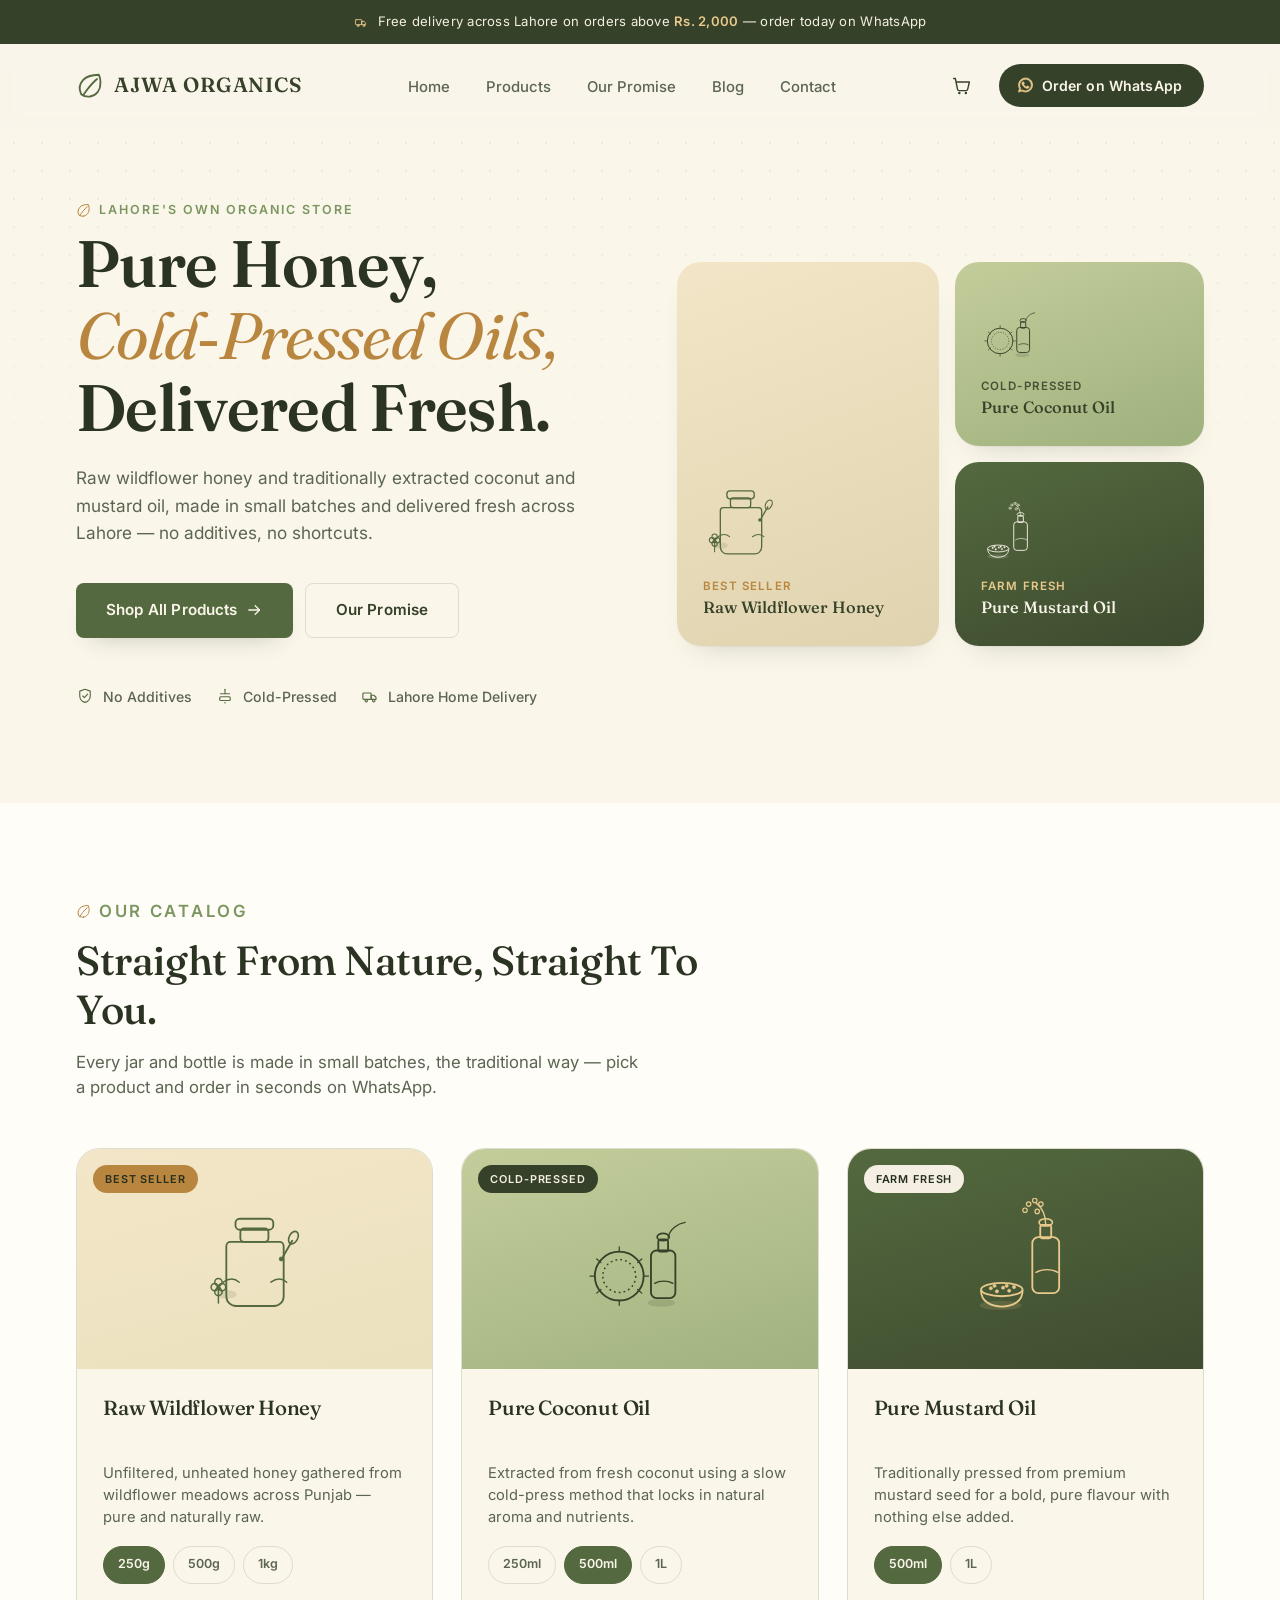
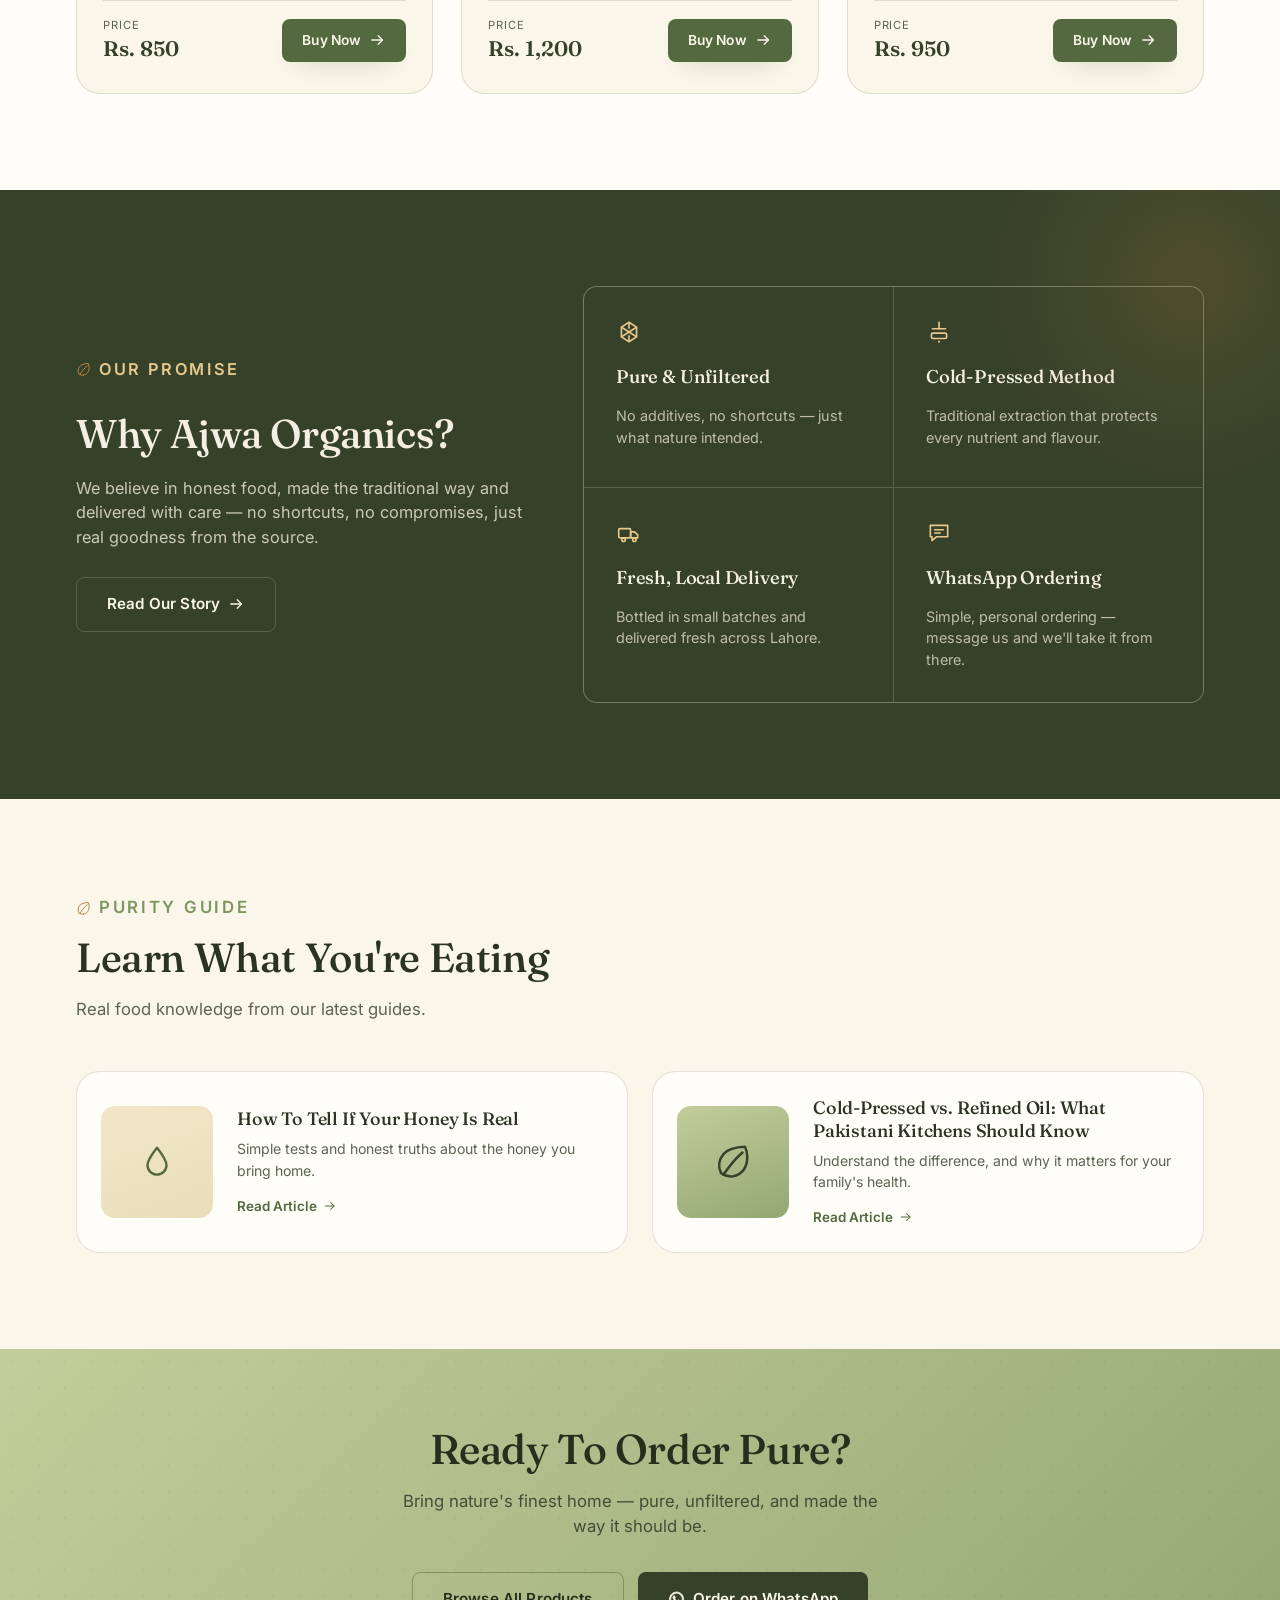
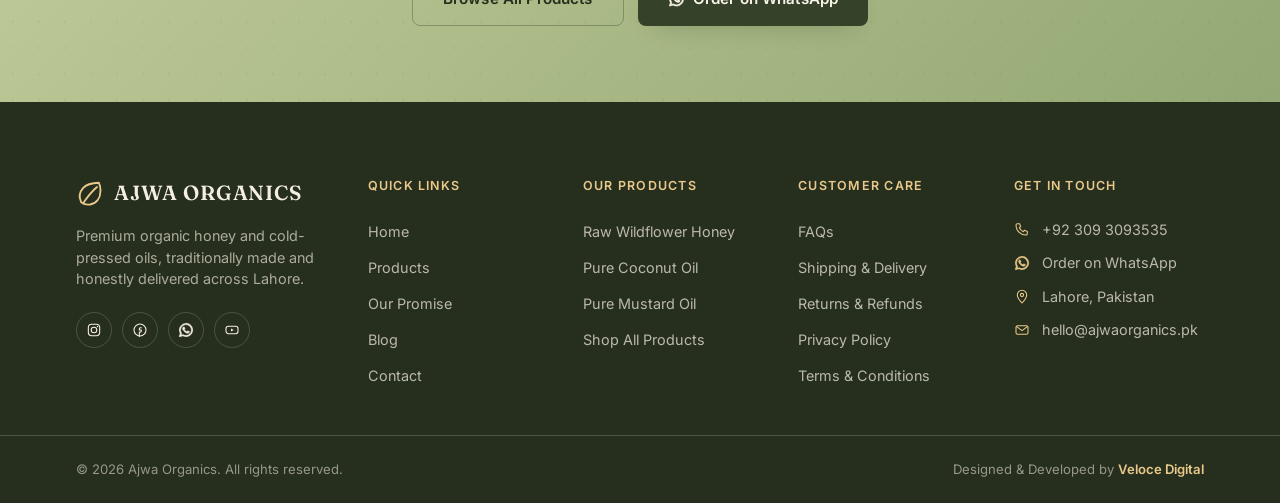
<file: ajwahome2.html>
<!DOCTYPE html>
<!--
  ============================================================
  AJWA ORGANICS — SITE MAP / BUILD PLAN
  ============================================================
  Planned pages (per Veloce Digital proposal v2). Build one at a
  time; filenames below are already wired into this homepage's
  nav + footer, so each new page "just works" once it exists.

    index.html                              <- this file (Homepage)
    checkout.html                           <- cart + map + WhatsApp handoff
    our-story.html                          <- philosophy + quality standards
    blog.html                               <- Purity Blog index
    blog-how-to-tell-if-honey-is-real.html  <- article
    blog-cold-pressed-vs-refined-oil.html   <- article
    privacy-policy.html
    terms-conditions.html
    shipping-delivery.html
    returns-refunds.html
    contact.html                            <- optional, only if a real
                                                contact FORM is wanted beyond
                                                the footer info (not in scope yet)

  NOT in the original proposal (currently a dead "#" link in the
  footer, left for you to decide): FAQs.

  HOW TO BUILD EACH NEW PAGE (keeps the whole site consistent):
   1. Duplicate this file, rename it to the filename above.
   2. Keep the <head> styles, the announcement bar, <header>, and
      <footer> 100% identical to this file — don't restyle per page.
   3. Replace only the content inside <main>...</main>.
   4. On the new page's own <header>, mark the matching nav <li> as
      the active one for clarity (optional: add class="is-active").
   5. Link back to this page using "index.html#section", not "#section"
      — bare anchors only work on the page that defines that id.

  Buy Now currently jumps straight to WhatsApp. The proposal's
  checkout.html (with the map pin) would sit BEFORE that WhatsApp
  step — worth deciding now whether Buy Now should route there
  once it exists, or stay as a direct WhatsApp shortcut.
  ============================================================
-->
<html lang="en">
<head>
<meta charset="UTF-8">
<meta name="viewport" content="width=device-width, initial-scale=1.0">
<title>Ajwa Organics — Raw Honey &amp; Cold-Pressed Oils, Delivered Across Lahore</title>
<meta name="description" content="Raw wildflower honey and traditionally cold-pressed coconut and mustard oil, made in small batches and delivered fresh across Lahore. No additives, no shortcuts.">
<link rel="icon" href="data:image/svg+xml,%3Csvg xmlns='http://www.w3.org/2000/svg' viewBox='0 0 24 24'%3E%3Cpath fill='%2354693F' d='M12 2C8 3 4 6 3.2 11c-.8 5 2.3 9.6 7 10.8C9 17 9.6 11.4 13 7.4c2-2.3 5-3.6 7.8-3.6C19 1.8 15.4 1.2 12 2Z'/%3E%3C/svg%3E">
<link rel="preconnect" href="https://fonts.googleapis.com">
<link rel="preconnect" href="https://fonts.gstatic.com" crossorigin>
<link href="https://fonts.googleapis.com/css2?family=Fraunces:ital,opsz,wght@0,9..144,300;0,9..144,400;0,9..144,500;0,9..144,600;0,9..144,700;1,9..144,400;1,9..144,500&family=Inter:wght@400;500;600;700&display=swap" rel="stylesheet">
<style>
  /* ============================================================
     0. RESET
  ============================================================ */
  *, *::before, *::after { box-sizing: border-box; margin: 0; padding: 0; }
  html { scroll-behavior: smooth; }
  img, svg { display: block; max-width: 100%; }
  a { color: inherit; text-decoration: none; }
  ul { list-style: none; }
  button { font: inherit; cursor: pointer; background: none; border: none; color: inherit; }
  input { font: inherit; }

  @media (prefers-reduced-motion: reduce) {
    html { scroll-behavior: auto; }
    *, *::before, *::after { animation-duration: 0.01ms !important; animation-iteration-count: 1 !important; transition-duration: 0.01ms !important; scroll-behavior: auto !important; }
  }

  /* ============================================================
     1. DESIGN TOKENS — palette sourced from the approved swatches
        (deep olive / forest / sage / moss / stone / cream + honey accent)
  ============================================================ */
  :root {
    --c-cream:        #FAF6EA;
    --c-cream-soft:   #F2ECD9;
    --c-paper:        #FFFDF8;
    --c-stone:        #DCCFAA;
    --c-sand:         #E7DFB9;
    --c-moss-light:   #C3CD9B;
    --c-sage:         #93A874;
    --c-moss:         #7C9660;
    --c-forest:       #54693F;
    --c-forest-dark:  #435334;
    --c-olive:        #364129;
    --c-olive-dark:   #262E1D;
    --c-honey:        #B9863F;
    --c-honey-light:  #E9C98B;
    --c-honey-soft:   #F3E6C8;
    --c-ink:          #2B3322;
    --c-ink-soft:     #5B6552;
    --c-cream-ink:    #F4EFE2;
    --c-line:         rgba(54,65,41,0.14);
    --c-line-light:   rgba(250,246,234,0.18);

    --font-display: 'Fraunces', Georgia, serif;
    --font-body: 'Inter', -apple-system, BlinkMacSystemFont, sans-serif;

    --radius-sm: 8px;
    --radius-md: 14px;
    --radius-lg: 24px;
    --radius-pill: 999px;

    --shadow-soft: 0 28px 54px -30px rgba(38,46,29,0.4);
    --shadow-tight: 0 12px 26px -16px rgba(38,46,29,0.32);
    --shadow-card: 0 1px 0 rgba(54,65,41,0.04), 0 16px 32px -22px rgba(38,46,29,0.28);

    --container-w: 1248px;
    --ease: cubic-bezier(.22,.61,.36,1);
  }

  /* ============================================================
     2. BASE TYPOGRAPHY
  ============================================================ */
  body {
    font-family: var(--font-body);
    background: var(--c-cream);
    color: var(--c-ink);
    line-height: 1.5; /* Baseline layout snap factor */
    -webkit-font-smoothing: antialiased;
    overflow-x: hidden;
  }

  h1, h2, h3, h4 {
    font-family: var(--font-display);
    color: var(--c-ink);
    line-height: 1.2;
    font-weight: 500;
    letter-spacing: -0.01em;
  }

  p { color: var(--c-ink-soft); }

  a:focus-visible,
  button:focus-visible,
  input:focus-visible {
    outline: 2px solid var(--c-forest);
    outline-offset: 3px;
    border-radius: 4px;
  }

  .skip-link {
    position: absolute;
    left: -999px;
    top: 0;
    background: var(--c-olive);
    color: var(--c-cream);
    padding: 12px 20px;
    z-index: 999;
    border-radius: 0 0 8px 0;
  }
  .skip-link:focus { left: 0; }

  /* ============================================================
     3. LAYOUT UTILITIES
  ============================================================ */
  .container {
    width: 100%;
    max-width: var(--container-w);
    margin: 0 auto;
    padding: 0 24px;
  }
  @media (min-width: 768px)  { .container { padding: 0 40px; } }
  @media (min-width: 1280px) { .container { padding: 0 60px; } }

  .section { padding: 96px 0; }
  .section--tight { padding: 72px 0; }
  @media (max-width: 768px) {
    .section { padding: 72px 0; }
    .section--tight { padding: 48px 0; }
  }

  .section-head {
    max-width: 640px;
    margin-bottom: 48px;
  }
  .section-head--center { margin-left: auto; margin-right: auto; text-align: center; }

  .eyebrow {
    display: inline-flex;
    align-items: center;
    gap: 8px;
    font-size: 0.78rem;
    font-weight: 600;
    letter-spacing: 0.16em;
    text-transform: uppercase;
    color: var(--c-moss);
    margin-bottom: 12px;
  }
  .eyebrow .icon { width: 15px; height: 15px; color: var(--c-honey); flex-shrink: 0; }
  .section-head--center .eyebrow { justify-content: center; }

  .section-head h2 {
    font-size: clamp(1.9rem, 1.3vw + 1.5rem, 2.7rem);
    margin-bottom: 16px;
  }
  .section-head p { font-size: 1.05rem; max-width: 52ch; }
  .section-head--center p { margin-left: auto; margin-right: auto; }

  .icon { width: 22px; height: 22px; stroke: currentColor; }

  .reveal {
    opacity: 0;
    transform: translateY(24px);
    transition: opacity .7s var(--ease), transform .7s var(--ease);
  }
  .reveal.is-visible { opacity: 1; transform: translateY(0); }

  /* ============================================================
     4. BUTTONS
  ============================================================ */
  .btn {
    display: inline-flex;
    align-items: center;
    justify-content: center;
    gap: 8px;
    font-family: var(--font-body);
    font-weight: 600;
    font-size: 0.95rem;
    letter-spacing: 0.01em;
    padding: 15px 30px;
    border-radius: var(--radius-sm);
    transition: transform .25s var(--ease), background .25s var(--ease), border-color .25s var(--ease), box-shadow .25s var(--ease), color .25s var(--ease);
    white-space: nowrap;
  }
  .btn .icon { 
    width: 17px; 
    height: 17px; 
    transform: translateY(-0.5px); /* Optical vertical alignment offset */
  }

  .btn--primary {
    background: var(--c-forest);
    color: var(--c-cream);
    box-shadow: var(--shadow-tight);
  }
  .btn--primary:hover { background: var(--c-forest-dark); transform: translateY(-2px); box-shadow: var(--shadow-soft); }

  .btn--outline {
    background: transparent;
    color: var(--c-olive);
    border: 1.5px solid var(--c-line);
  }
  .btn--outline:hover { border-color: var(--c-forest); background: rgba(84,105,63,0.06); }

  .btn--outline-light {
    background: transparent;
    color: var(--c-cream);
    border: 1.5px solid var(--c-line-light);
  }
  .btn--outline-light:hover { border-color: var(--c-honey-light); background: rgba(250,246,234,0.08); }

  .btn--whatsapp {
    background: var(--c-olive);
    color: var(--c-cream);
    border-radius: var(--radius-pill);
    padding: 11px 22px 11px 18px;
    font-size: 0.88rem;
  }
  .btn--whatsapp:hover { background: var(--c-olive-dark); transform: translateY(-1px); }
  .btn--whatsapp .icon { color: var(--c-honey-light); }
  .btn--whatsapp .wa-short { display: none; }

  .btn--block { width: 100%; }
  .btn--sm { padding: 11px 20px; font-size: 0.86rem; }

  /* ============================================================
     5. ANNOUNCEMENT BAR
  ============================================================ */
  .announcement {
    background: var(--c-olive);
    color: var(--c-cream-ink);
  }
  .announcement .container {
    display: flex;
    align-items: center;
    justify-content: center;
    flex-wrap: wrap;
    row-gap: 4px;
    gap: 10px;
    padding-top: 12px;
    padding-bottom: 12px;
    font-size: 0.82rem;
    letter-spacing: 0.02em;
    text-align: center;
  }
  .announcement strong { color: var(--c-honey-light); font-weight: 600; }
  .announcement .icon { width: 14px; height: 14px; color: var(--c-honey-light); flex-shrink: 0; }

  /* ============================================================
     6. HEADER
  ============================================================ */
  .site-header {
    position: sticky;
    top: 0;
    z-index: 100;
    background: rgba(250,246,234,0.9);
    backdrop-filter: blur(10px);
    -webkit-backdrop-filter: blur(10px);
    border-bottom: 1px solid transparent;
    transition: border-color .3s var(--ease), box-shadow .3s var(--ease), background-color .3s var(--ease);
  }
  .site-header.is-scrolled {
    background: var(--c-cream);
    border-bottom-color: var(--c-line);
    box-shadow: 0 8px 24px -20px rgba(38,46,29,0.4);
  }
  .site-header .container {
    display: flex;
    align-items: center;
    justify-content: space-between;
    gap: 24px;
    height: 84px;
  }

  .brand {
    display: inline-flex;
    align-items: center;
    gap: 10px;
    flex-shrink: 0;
  }
  .brand .icon { width: 28px; height: 28px; color: var(--c-forest); }
  .brand-word {
    font-family: var(--font-display);
    font-size: 1.28rem;
    font-weight: 600;
    letter-spacing: 0.04em;
    color: var(--c-olive);
    text-transform: uppercase;
  }

  .main-nav { display: none; }
  .main-nav ul { display: flex; align-items: center; gap: 36px; }
  .main-nav a {
    font-size: 0.93rem;
    font-weight: 500;
    color: var(--c-ink-soft);
    position: relative;
    padding: 6px 0;
    transition: color .2s var(--ease);
  }
  .main-nav a::after {
    content: "";
    position: absolute;
    left: 0; right: 100%;
    bottom: 0;
    height: 1.5px;
    background: var(--c-honey);
    transition: right .3s var(--ease);
  }
  .main-nav a:hover { color: var(--c-olive); }
  .main-nav a:hover::after { right: 0; }

  .header-actions { display: flex; align-items: center; gap: 18px; }
  .icon-btn {
    display: inline-flex;
    align-items: center;
    justify-content: center;
    width: 38px; height: 38px;
    color: var(--c-olive);
    border-radius: var(--radius-pill);
    transition: background .2s var(--ease);
  }
  .icon-btn:hover { background: var(--c-cream-soft); }
  .icon-btn .icon { width: 21px; height: 21px; }

  .nav-toggle {
    display: inline-flex;
    width: 38px; height: 38px;
    align-items: center; justify-content: center;
    color: var(--c-olive);
  }
  .nav-toggle .icon { width: 24px; height: 24px; }
  .nav-toggle .icon-close { display: none; }

  .mobile-nav {
    position: fixed;
    inset: 84px 0 0 0;
    background: var(--c-cream);
    z-index: 99;
    padding: 28px 24px 40px;
    transform: translateY(-12px);
    opacity: 0;
    pointer-events: none;
    transition: opacity .25s var(--ease), transform .25s var(--ease);
    overflow-y: auto;
  }
  .mobile-nav.is-open { opacity: 1; transform: translateY(0); pointer-events: auto; }
  .mobile-nav ul { display: flex; flex-direction: column; gap: 4px; }
  .mobile-nav a {
    display: block;
    font-family: var(--font-display);
    font-size: 1.5rem;
    padding: 14px 4px;
    border-bottom: 1px solid var(--c-line);
    color: var(--c-olive);
  }
  .mobile-nav .btn { margin-top: 28px; }

  body.nav-open .nav-toggle .icon-menu { display: none; }
  body.nav-open .nav-toggle .icon-close { display: block; }
  body.nav-open { overflow: hidden; }

  @media (min-width: 1024px) {
    .main-nav { display: block; }
    .mobile-nav, .nav-toggle { display: none; }
  }

  /* ============================================================
     7. HERO
  ============================================================ */
  .hero {
    position: relative;
    background: var(--c-cream);
    overflow: hidden;
    padding: 72px 0 96px;
  }
  .hero::before {
    content: "";
    position: absolute;
    inset: 0;
    background-image: radial-gradient(circle, var(--c-stone) 1.3px, transparent 1.3px);
    background-size: 28px 28px;
    opacity: 0.35;
    -webkit-mask-image: linear-gradient(to bottom, black, transparent 75%);
    mask-image: linear-gradient(to bottom, black, transparent 75%);
    pointer-events: none;
  }
  .hero .container {
    position: relative;
    display: grid;
    grid-template-columns: 1fr;
    gap: 48px;
    align-items: center;
  }
  @media (min-width: 1024px) {
    .hero .container { grid-template-columns: 1.05fr 1fr; gap: 48px; }
  }

  .hero-copy {
    max-width: 560px;
    display: flex;
    flex-direction: column;
    align-items: flex-start;
  }

  .hero-copy .eyebrow {
    margin-bottom: 12px;
  }

  .hero-title {
    display: flex;
    flex-direction: column;
    gap: 6px; /* Bypasses font baseline estimation to standardize inter-line rhythm gap */
    font-size: clamp(2.5rem, 3.3vw + 1.6rem, 4.1rem);
    line-height: 1; /* Locked baseline values */
    margin-bottom: 24px;
  }
  .hero-title span { display: block; }
  .hero-title .accent {
    font-style: italic;
    font-weight: 400;
    color: var(--c-honey);
  }
  .hero-title .weight { font-weight: 600; }

  .hero-sub {
    font-size: 1.08rem;
    line-height: 1.6;
    max-width: 46ch;
    margin-bottom: 36px;
  }

  .hero-ctas {
    display: flex;
    flex-wrap: wrap;
    gap: 12px;
    margin-bottom: 48px;
  }

  .trust-points {
    display: flex;
    flex-wrap: wrap;
    gap: 16px 24px;
  }
  .trust-point {
    display: inline-flex;
    align-items: center;
    gap: 9px;
    font-size: 0.88rem;
    font-weight: 500;
    color: var(--c-ink-soft);
  }
  .trust-point .icon { width: 18px; height: 18px; color: var(--c-forest); flex-shrink: 0; }

  /* Hero visual collage */
  .hero-visual {
    display: grid;
    grid-template-columns: 1.05fr 1fr;
    grid-template-rows: minmax(184px, 1fr) minmax(184px, 1fr);
    gap: 16px;
    position: relative;
  }
  .visual-card {
    border-radius: var(--radius-lg);
    padding: 26px;
    display: flex;
    flex-direction: column;
    justify-content: flex-end;
    gap: 14px;
    min-height: 180px;
    box-shadow: var(--shadow-card);
    position: relative;
    overflow: hidden;
  }
  .visual-card .icon-figure { width: 76px; height: 88px; }
  .visual-card .icon-figure .icon { width: 100%; height: 100%; }
  .visual-card-label {
    font-family: var(--font-display);
    font-size: 1.02rem;
    font-weight: 500;
  }
  .visual-card-tag {
    font-size: 0.72rem;
    font-weight: 600;
    letter-spacing: 0.1em;
    text-transform: uppercase;
  }

  .visual-card--honey {
    grid-column: 1; grid-row: 1 / 3;
    background: linear-gradient(160deg, var(--c-honey-soft), var(--c-stone) 120%);
    color: var(--c-olive);
  }
  .visual-card--honey .visual-card-tag { color: var(--c-honey); }
  .visual-card--honey .visual-card-label { color: var(--c-olive); }
  .visual-card--honey .icon-figure { color: var(--c-forest); }

  .visual-card--coconut {
    grid-column: 2; grid-row: 1;
    background: linear-gradient(160deg, var(--c-moss-light), var(--c-sage) 130%);
    color: var(--c-olive);
    min-height: 184px;
  }
  .visual-card--coconut .visual-card-tag { color: var(--c-forest-dark); }
  .visual-card--coconut .visual-card-label { color: var(--c-olive); }
  .visual-card--coconut .icon-figure { color: var(--c-olive); width: 60px; height: 64px; }

  .visual-card--mustard {
    grid-column: 2; grid-row: 2;
    background: linear-gradient(160deg, var(--c-forest), var(--c-olive) 130%);
    color: var(--c-cream);
    min-height: 184px;
  }
  .visual-card--mustard .visual-card-tag { color: var(--c-honey-light); }
  .visual-card--mustard .visual-card-label { color: var(--c-cream); }
  .visual-card--mustard .icon-figure { color: var(--c-cream-ink); width: 58px; height: 62px; }

  /* ============================================================
     8. PRODUCTS
  ============================================================ */
  .products { background: var(--c-paper); }

  .product-grid {
    display: grid;
    grid-template-columns: 1fr;
    gap: 28px;
  }
  @media (min-width: 720px)  { .product-grid { grid-template-columns: repeat(2, 1fr); } }
  @media (min-width: 1040px) { .product-grid { grid-template-columns: repeat(3, 1fr); } }

  .product-card {
    background: var(--c-cream);
    border: 1px solid var(--c-line);
    border-radius: var(--radius-lg);
    overflow: hidden;
    display: flex;
    flex-direction: column;
    transition: transform .3s var(--ease), box-shadow .3s var(--ease);
  }
  .product-card:hover { transform: translateY(-5px); box-shadow: var(--shadow-soft); }

  .product-media {
    position: relative;
    height: 220px;
    display: flex;
    align-items: center;
    justify-content: center;
  }
  .product-media .icon-figure { width: 108px; height: 122px; }
  .product-media .icon-figure .icon { width: 100%; height: 100%; }

  .product-media--honey   { background: linear-gradient(165deg, var(--c-honey-soft), var(--c-sand) 140%); }
  .product-media--honey .icon-figure { color: var(--c-forest); }
  .product-media--coconut { background: linear-gradient(165deg, var(--c-moss-light), var(--c-sage) 140%); }
  .product-media--coconut .icon-figure { color: var(--c-olive); }
  .product-media--mustard { background: linear-gradient(165deg, var(--c-forest), var(--c-olive) 140%); }
  .product-media--mustard .icon-figure { color: var(--c-honey-light); }
  .product-badge.is-mustard { background: var(--c-cream-ink); color: var(--c-olive-dark); }

  .product-badge {
    position: absolute;
    top: 16px; left: 16px;
    background: var(--c-olive);
    color: var(--c-cream-ink);
    font-size: 0.68rem;
    font-weight: 600;
    letter-spacing: 0.08em;
    text-transform: uppercase;
    padding: 6px 12px;
    border-radius: var(--radius-pill);
  }
  .product-badge.is-honey { background: var(--c-honey); color: var(--c-olive-dark); }

  .product-body {
    padding: 26px 26px 28px;
    display: flex;
    flex-direction: column;
    flex-grow: 1;
  }
  .product-body h3 { 
    font-size: 1.28rem; 
    line-height: 1.3;
    min-height: 3.4rem; /* Exactly matches 2 lines of text height */
    display: flex;
    align-items: flex-start;
    margin-bottom: 12px;
  }
  .product-body p { 
    font-size: 0.92rem; 
    line-height: 1.5; 
    min-height: 4.5rem; /* Exactly matches 3 lines of text height */
    margin-bottom: 12px;
  }

  .size-pills { 
    display: flex; 
    flex-wrap: wrap; 
    gap: 8px; 
    min-height: 38px; 
    margin-top: auto; 
    margin-bottom: 16px;
  }
  .size-pill {
    font-size: 0.78rem;
    font-weight: 600;
    padding: 7px 14px;
    border-radius: var(--radius-pill);
    border: 1.5px solid var(--c-line);
    color: var(--c-ink-soft);
    transition: all .2s var(--ease);
  }
  .size-pill:hover { border-color: var(--c-moss); }
  .size-pill[aria-pressed="true"] {
    background: var(--c-forest);
    border-color: var(--c-forest);
    color: var(--c-cream);
  }

  .product-footer {
    padding-top: 16px;
    border-top: 1px solid var(--c-line);
    display: flex;
    align-items: center;
    justify-content: space-between;
    gap: 12px;
  }
  .product-price { display: flex; flex-direction: column; }
  .product-price .label { font-size: 0.7rem; color: var(--c-ink-soft); text-transform: uppercase; letter-spacing: 0.08em; }
  .product-price .amount { font-family: var(--font-display); font-size: 1.32rem; font-weight: 600; color: var(--c-olive); }

  /* ============================================================
     9. WHY AJWA ORGANICS (dark band)
  ============================================================ */
  .promise {
    background: var(--c-olive);
    color: var(--c-cream-ink);
    position: relative;
    overflow: hidden;
  }
  .promise::after {
    content: "";
    position: absolute;
    right: -120px; top: -120px;
    width: 420px; height: 420px;
    border-radius: 50%;
    background: radial-gradient(circle, rgba(185,134,63,0.18), transparent 70%);
    pointer-events: none;
  }
  .promise .container {
    position: relative;
    display: grid;
    grid-template-columns: 1fr;
    gap: 48px;
  }
  @media (min-width: 920px) {
    .promise .container { grid-template-columns: 0.85fr 1.15fr; align-items: center; }
  }

  .promise-intro .eyebrow { color: var(--c-honey-light); }
  .promise-intro h2 {
    color: var(--c-cream-ink);
    font-size: clamp(1.9rem, 1.6vw + 1.4rem, 2.5rem);
    margin-bottom: 18px;
  }
  .promise-intro p {
    color: rgba(244,239,226,0.78);
    font-size: 1.02rem;
    max-width: 46ch;
    margin-bottom: 28px;
  }

  .feature-grid {
    display: grid;
    grid-template-columns: 1fr;
    gap: 1px;
    background: var(--c-line-light);
    border: 1px solid var(--c-line-light);
    border-radius: var(--radius-md);
    overflow: hidden;
  }
  @media (min-width: 560px) {
    .feature-grid { grid-template-columns: 1fr 1fr; }
  }
  .feature-item {
    background: var(--c-olive);
    padding: 32px; /* 8px baseline alignment grid */
    display: flex;
    flex-direction: column;
    gap: 16px; /* standard 16px baseline layout flow */
  }
  .feature-item .icon { width: 26px; height: 26px; color: var(--c-honey-light); margin-bottom: 4px; }
  .feature-item h3 { 
    color: var(--c-cream-ink); 
    font-size: 1.15rem; 
    font-weight: 500; 
    line-height: 1.3;
    min-height: 1.5rem;
  }
  .feature-item p { 
    color: rgba(244,239,226,0.72); 
    font-size: 0.9rem; 
    line-height: 1.5; 
    min-height: 3.1rem; /* Exactly 2 lines of text height inside columns */
  }

  /* ============================================================
     10. BLOG / PURITY GUIDE
  ============================================================ */
  .blog { background: var(--c-cream); }

  .blog-grid {
    display: grid;
    grid-template-columns: 1fr;
    gap: 24px;
  }
  @media (min-width: 760px) { .blog-grid { grid-template-columns: 1fr 1fr; } }

  .blog-card {
    display: grid;
    grid-template-columns: 112px 1fr; /* aligned 8px baseline (14 * 8px) */
    gap: 24px; /* aligned rhythm gap */
    background: var(--c-paper);
    border: 1px solid var(--c-line);
    border-radius: var(--radius-lg);
    padding: 24px; /* clean 24px symmetrical padding blocks */
    align-items: center;
    transition: box-shadow .3s var(--ease), transform .3s var(--ease);
  }
  .blog-card:hover { box-shadow: var(--shadow-tight); transform: translateY(-3px); }
  @media (max-width: 480px) {
    .blog-card { grid-template-columns: 1fr; }
  }

  .blog-thumb {
    width: 100%;
    aspect-ratio: 1 / 1;
    border-radius: var(--radius-md);
    display: flex;
    align-items: center;
    justify-content: center;
  }
  .blog-thumb.tone-a { background: linear-gradient(160deg, var(--c-honey-soft), var(--c-sand)); color: var(--c-forest); }
  .blog-thumb.tone-b { background: linear-gradient(160deg, var(--c-moss-light), var(--c-sage)); color: var(--c-olive); }
  .blog-thumb .icon { width: 38px; height: 38px; }

  .blog-content h3 { font-size: 1.12rem; margin-bottom: 8px; line-height: 1.3; }
  .blog-content p { font-size: 0.88rem; margin-bottom: 12px; }
  .blog-link {
    display: inline-flex;
    align-items: center;
    gap: 6px;
    font-size: 0.84rem;
    font-weight: 600;
    color: var(--c-forest);
  }
  .blog-link .icon { width: 14px; height: 14px; transition: transform .2s var(--ease); }
  .blog-link:hover .icon { transform: translateX(3px); }

  /* ============================================================
     11. FINAL CTA BAND
  ============================================================ */
  .cta-band {
    background: linear-gradient(135deg, var(--c-moss-light) 0%, var(--c-sage) 100%);
    color: var(--c-olive-dark);
    position: relative;
    overflow: hidden;
  }
  .cta-band::before {
    content: "";
    position: absolute;
    inset: 0;
    background-image: radial-gradient(circle, rgba(54,65,41,0.12) 1.4px, transparent 1.4px);
    background-size: 26px 26px;
    opacity: 0.5;
  }
  .cta-band .container {
    position: relative;
    text-align: center;
    display: flex;
    flex-direction: column;
    align-items: center;
    padding-top: 76px;
    padding-bottom: 76px;
  }
  .cta-band h2 {
    color: var(--c-olive-dark);
    font-size: clamp(1.9rem, 1.8vw + 1.3rem, 2.6rem);
    margin-bottom: 14px;
  }
  .cta-band p {
    color: rgba(38,46,29,0.78);
    font-size: 1.05rem;
    max-width: 46ch;
    margin-bottom: 32px;
  }
  .cta-band-actions { display: flex; flex-wrap: wrap; gap: 14px; justify-content: center; }
  .cta-band .btn--outline { color: var(--c-olive-dark); border-color: rgba(38,46,29,0.3); }
  .cta-band .btn--outline:hover { background: rgba(38,46,29,0.08); border-color: var(--c-olive-dark); }
  .cta-band .btn--primary { background: var(--c-olive); color: var(--c-cream); }
  .cta-band .btn--primary:hover { background: var(--c-olive-dark); }

  /* ============================================================
     12. FOOTER
  ============================================================ */
  .site-footer { background: var(--c-olive-dark); color: rgba(244,239,226,0.82); }
  .footer-top { padding-top: 76px; padding-bottom: 48px; }
  .footer-grid {
    display: grid;
    grid-template-columns: 1fr;
    gap: 44px;
    align-items: start; /* Standardizes all visual start heights vertically across columns */
  }
  @media (min-width: 700px)  { .footer-grid { grid-template-columns: 1.3fr 1fr 1fr; } }
  @media (min-width: 1024px) { .footer-grid { grid-template-columns: 1.3fr 0.9fr 0.9fr 0.9fr 1fr; } }

  .footer-brand .brand { margin-bottom: 16px; }
  .footer-brand .brand .icon { color: var(--c-honey-light); }
  .footer-brand .brand-word { color: var(--c-cream-ink); max-width: none; overflow: visible; white-space: normal; }
  .footer-brand p { color: rgba(244,239,226,0.65); font-size: 0.9rem; max-width: 30ch; margin-bottom: 22px; }

  .social-row { display: flex; gap: 10px; }
  .social-link {
    width: 36px; height: 36px;
    display: inline-flex; align-items: center; justify-content: center;
    border: 1px solid var(--c-line-light);
    border-radius: var(--radius-pill);
    color: var(--c-cream-ink);
    transition: background .2s var(--ease), border-color .2s var(--ease);
  }
  .social-link .icon { width: 16px; height: 16px; }
  .social-link:hover { background: var(--c-forest); border-color: var(--c-forest); }

  .footer-col h4 {
    font-family: var(--font-body);
    font-size: 0.78rem;
    font-weight: 600;
    letter-spacing: 0.1em;
    text-transform: uppercase;
    color: var(--c-honey-light);
    margin-bottom: 24px; /* standardized scale alignment */
    line-height: 1.3;
    min-height: 1.3em;
  }
  .footer-col ul { display: flex; flex-direction: column; gap: 12px; }
  .footer-col a { font-size: 0.9rem; color: rgba(244,239,226,0.72); line-height: 1.5; transition: color .2s var(--ease); }
  .footer-col a:hover { color: var(--c-cream-ink); }

  .footer-contact li { 
    display: grid; 
    grid-template-columns: auto 1fr; 
    align-items: start; 
    gap: 12px; 
    font-size: 0.9rem; 
    line-height: 1.5; 
    color: rgba(244,239,226,0.72); 
  }
  .footer-contact .icon { 
    width: 16px; 
    height: 16px; 
    color: var(--c-honey-light); 
    flex-shrink: 0; 
    margin-top: calc((1.5em - 16px) / 2); /* Centers icon with first line-height baseline regardless of scale */
  }
  .footer-contact a:hover { color: var(--c-cream-ink); }

  .footer-bottom {
    border-top: 1px solid var(--c-line-light);
    padding: 24px 0;
  }
  .footer-bottom .container {
    display: flex;
    flex-wrap: wrap;
    gap: 10px;
    align-items: center;
    justify-content: space-between;
    font-size: 0.82rem;
    color: rgba(244,239,226,0.55);
  }
  .footer-bottom a { color: var(--c-honey-light); font-weight: 600; }
  .footer-bottom a:hover { color: var(--c-cream-ink); }

  /* ============================================================
     13. MOBILE OPTIMIZATION
  ============================================================ */

  /* --- Header: stop overflow, keep the menu button on-screen --- */
  @media (max-width: 1023px) {
    .site-header .container { gap: 10px; }
    .header-actions { gap: 8px; }
    /* Cart shortcut is decorative (same destination as "Products" in
       the menu) — hide it on mobile so the WhatsApp button and the
       menu button always have room and are never pushed off-canvas. */
    .header-actions .icon-btn { display: none; }
    .btn--whatsapp { padding: 10px 16px 10px 13px; font-size: 0.82rem; gap: 7px; }
  }

  @media (max-width: 480px) {
    .brand-word { font-size: 1rem; max-width: 50vw; overflow: hidden; text-overflow: ellipsis; white-space: nowrap; }
    .btn--whatsapp .wa-full { display: none; }
    .btn--whatsapp .wa-short { display: inline; }
    .btn--whatsapp { padding: 10px 14px; }
    .trust-points { flex-direction: column; gap: 12px; }
  }

  /* Safety net for the smallest real-world phones (iPhone SE etc.) */
  @media (max-width: 360px) {
    .site-header .container { gap: 8px; }
    .header-actions { gap: 6px; }
    .brand .icon { width: 24px; height: 24px; }
    .brand-word { font-size: 0.92rem; max-width: 32vw; }
    .btn--whatsapp { padding: 9px 12px; font-size: 0.78rem; }
    .nav-toggle { width: 34px; height: 34px; }
    .nav-toggle .icon { width: 22px; height: 22px; }
  }

  /* --- Hero collage: at ≤540px the honey card only filled the left
     column, leaving an empty, wasted cell beside it. Let it span the
     full width on top instead, with coconut + mustard below — same
     three cards, same colors, no dead space. --- */
  @media (max-width: 540px) {
    .hero-visual { grid-template-columns: 1fr 1fr; }
    .visual-card { min-height: 150px; padding: 20px; }
    .visual-card--honey { grid-column: 1 / 3; grid-row: 1; min-height: 130px; }
    .visual-card--coconut { grid-column: 1; grid-row: 2; }
    .visual-card--mustard { grid-column: 2; grid-row: 2; }
  }

  /* --- Full-width CTA buttons on small phones: easier to tap, and
     stacking reads cleaner than two half-width buttons squeezed
     side by side. Same button styles/colors, just full-width. --- */
  @media (max-width: 480px) {
    .hero-ctas, .cta-band-actions { flex-direction: column; align-items: stretch; }
    .hero-ctas .btn, .cta-band-actions .btn { width: 100%; }
  }

  @media (max-width: 600px) {
    .footer-bottom .container { flex-direction: column; align-items: flex-start; }
  }

  @media (max-width: 360px) {
    .product-footer { flex-direction: column; align-items: stretch; }
    .product-footer .btn { width: 100%; justify-content: center; }
  }
</style>
</head>
<body>

<a href="#main" class="skip-link">Skip to content</a>

<!-- ============================================================
     ICON SPRITE
============================================================ -->
<svg style="display:none" aria-hidden="true">
  <symbol id="icon-leaf" viewBox="0 0 24 24" fill="none" stroke="currentColor" stroke-width="1.6" stroke-linecap="round" stroke-linejoin="round">
    <path d="M12 21c6-1 9-6 9-12 0-2.8-.6-5-1.4-6.6C12.8 2.6 8.6 4 6 7c-3 3.4-3.5 8-1.6 12C7 21 9.6 21.3 12 21Z"/>
    <path d="M6 20c3-4 6-9 12-14"/>
  </symbol>

  <symbol id="icon-menu" viewBox="0 0 24 24" fill="none" stroke="currentColor" stroke-width="1.8" stroke-linecap="round">
    <line x1="4" y1="7" x2="20" y2="7"/><line x1="4" y1="12" x2="20" y2="12"/><line x1="4" y1="17" x2="20" y2="17"/>
  </symbol>
  <symbol id="icon-close" viewBox="0 0 24 24" fill="none" stroke="currentColor" stroke-width="1.8" stroke-linecap="round">
    <line x1="5" y1="5" x2="19" y2="19"/><line x1="19" y1="5" x2="5" y2="19"/>
  </symbol>

  <symbol id="icon-cart" viewBox="0 0 24 24" fill="none" stroke="currentColor" stroke-width="1.6" stroke-linecap="round" stroke-linejoin="round">
    <path d="M3 4h2l2.4 12.2a2 2 0 0 0 2 1.6h7.7a2 2 0 0 0 2-1.6L21 8H6"/>
    <circle cx="9.5" cy="20.5" r="1.4" fill="currentColor" stroke="none"/>
    <circle cx="17" cy="20.5" r="1.4" fill="currentColor" stroke="none"/>
  </symbol>

  <symbol id="icon-arrow" viewBox="0 0 24 24" fill="none" stroke="currentColor" stroke-width="1.8" stroke-linecap="round" stroke-linejoin="round">
    <line x1="4" y1="12" x2="19" y2="12"/><polyline points="13 6 19 12 13 18"/>
  </symbol>

  <symbol id="icon-whatsapp" viewBox="0 0 24 24" fill="currentColor">
    <path d="M12.04 2.2c-5.46 0-9.9 4.43-9.9 9.9 0 1.75.46 3.39 1.26 4.81L2 22l5.25-1.37a9.86 9.86 0 0 0 4.79 1.22h.01c5.46 0 9.9-4.43 9.9-9.9 0-2.64-1.03-5.13-2.9-7-1.87-1.87-4.36-2.9-7.01-2.9Zm0 18.1h-.01a8.2 8.2 0 0 1-4.18-1.15l-.3-.18-3.12.82.83-3.04-.2-.31a8.18 8.18 0 0 1-1.26-4.34c0-4.53 3.69-8.21 8.23-8.21 2.2 0 4.26.86 5.82 2.41a8.16 8.16 0 0 1 2.41 5.81c0 4.54-3.69 8.19-8.22 8.19Zm4.5-6.15c-.25-.12-1.46-.72-1.69-.8-.23-.08-.39-.12-.56.12-.16.25-.64.8-.78.97-.15.16-.29.18-.54.06-.25-.12-1.04-.38-1.99-1.22-.74-.65-1.23-1.46-1.38-1.71-.14-.25-.02-.38.11-.5.11-.11.25-.29.37-.43.12-.15.16-.25.25-.41.08-.17.04-.31-.02-.43-.06-.12-.56-1.34-.76-1.84-.2-.48-.41-.42-.56-.43h-.48c-.16 0-.43.06-.66.31-.22.25-.86.84-.86 2.04 0 1.21.88 2.37 1 2.53.12.16 1.73 2.64 4.2 3.7.59.25 1.04.4 1.4.51.59.19 1.12.16 1.55.1.47-.07 1.46-.6 1.66-1.18.21-.58.21-1.07.15-1.18-.06-.1-.23-.16-.48-.28Z"/>
  </symbol>

  <symbol id="icon-honeycomb" viewBox="0 0 24 24" fill="none" stroke="currentColor" stroke-width="1.5" stroke-linejoin="round">
    <path d="M12 3 19 7.5v9L12 21 5 16.5v-9Z"/>
    <path d="M12 3v6M19 7.5l-7 4.5M5 7.5l7 4.5M12 21v-6M5 16.5l7-4.5M19 16.5l-7-4.5"/>
  </symbol>
  <symbol id="icon-press" viewBox="0 0 24 24" fill="none" stroke="currentColor" stroke-width="1.5" stroke-linecap="round" stroke-linejoin="round">
    <line x1="12" y1="3" x2="12" y2="9"/>
    <line x1="6" y1="9" x2="18" y2="9"/>
    <rect x="5" y="13" width="14" height="5" rx="1.4"/>
    <circle cx="12" cy="21" r="1" fill="currentColor" stroke="none"/>
  </symbol>
  <symbol id="icon-truck" viewBox="0 0 24 24" fill="none" stroke="currentColor" stroke-width="1.5" stroke-linecap="round" stroke-linejoin="round">
    <rect x="2.5" y="8" width="11" height="8.5" rx="1.2"/>
    <path d="M13.5 11h3.7L20 13.7v2.8h-6.5z"/>
    <circle cx="7" cy="18.3" r="1.6"/>
    <circle cx="17" cy="18.3" r="1.6"/>
  </symbol>
  <symbol id="icon-chat" viewBox="0 0 24 24" fill="none" stroke="currentColor" stroke-width="1.5" stroke-linecap="round" stroke-linejoin="round">
    <path d="M4 5h16v10.5H9.5L5.5 19v-3.5H4Z"/>
    <line x1="8" y1="9" x2="16" y2="9"/>
    <line x1="8" y1="12" x2="13" y2="12"/>
  </symbol>
  <symbol id="icon-check-shield" viewBox="0 0 24 24" fill="none" stroke="currentColor" stroke-width="1.5" stroke-linecap="round" stroke-linejoin="round">
    <path d="M12 3 5 5.5v6c0 4.6 3 7.8 7 9 4-1.2 7-4.4 7-9v-6Z"/>
    <path d="m9 12 2.2 2.2L15.5 9.5"/>
  </symbol>
  <symbol id="icon-droplet" viewBox="0 0 24 24" fill="none" stroke="currentColor" stroke-width="1.5" stroke-linecap="round" stroke-linejoin="round">
    <path d="M12 3c3 4 6 7.6 6 11a6 6 0 1 1-12 0c0-3.4 3-7 6-11Z"/>
  </symbol>

  <symbol id="icon-honey-jar" viewBox="0 0 160 200" fill="none">
    <ellipse cx="33" cy="158" rx="17" ry="6.5" fill="currentColor" opacity=".14"/>
    <rect x="48" y="34" width="62" height="18" rx="7" stroke="currentColor" stroke-width="3"/>
    <rect x="56" y="50" width="46" height="22" rx="6" stroke="currentColor" stroke-width="3"/>
    <path d="M40 72h80c4 0 7 3 7 7v82c0 9-7 16-16 16H49c-9 0-16-7-16-16V79c0-4 3-7 7-7Z" stroke="currentColor" stroke-width="3"/>
    <path d="M28 138c10-7 18-7 26 0M106 138c10-7 18-7 26 0" stroke="currentColor" stroke-width="2.4" stroke-linecap="round"/>
    <path d="M126 96 L141 70" stroke="currentColor" stroke-width="3" stroke-linecap="round"/>
    <ellipse cx="143" cy="65" rx="7" ry="11" transform="rotate(28 143 65)" stroke="currentColor" stroke-width="2.6"/>
    <circle cx="123" cy="100" r="3.4" fill="currentColor"/>
    <g stroke="currentColor" stroke-width="2.4" stroke-linecap="round">
      <path d="M20 150v22"/>
      <circle cx="14" cy="146" r="6"/>
      <circle cx="26" cy="146" r="6"/>
      <circle cx="20" cy="138" r="6"/>
      <circle cx="20" cy="154" r="6"/>
    </g>
    <circle cx="20" cy="147" r="3.2" fill="currentColor"/>
  </symbol>

  <symbol id="icon-coconut-oil" viewBox="0 0 160 200" fill="none">
    <ellipse cx="115" cy="172" rx="22" ry="6" fill="currentColor" opacity=".14"/>
    <circle cx="46" cy="128" r="40" stroke="currentColor" stroke-width="3"/>
    <circle cx="46" cy="128" r="27" stroke="currentColor" stroke-width="2.4" stroke-dasharray="3 5"/>
    <g stroke="currentColor" stroke-width="2" stroke-linecap="round">
      <line x1="46" y1="88" x2="46" y2="80"/>
      <line x1="76" y1="106" x2="83" y2="100"/>
      <line x1="86" y1="128" x2="94" y2="128"/>
      <line x1="76" y1="150" x2="83" y2="156"/>
      <line x1="46" y1="168" x2="46" y2="176"/>
      <line x1="16" y1="150" x2="9" y2="156"/>
      <line x1="6" y1="128" x2="-2" y2="128"/>
      <line x1="16" y1="106" x2="9" y2="100"/>
    </g>
    <rect x="98" y="86" width="40" height="78" rx="9" stroke="currentColor" stroke-width="3"/>
    <rect x="110" y="68" width="16" height="20" rx="4" stroke="currentColor" stroke-width="3"/>
    <ellipse cx="118" cy="64" rx="10" ry="6" stroke="currentColor" stroke-width="2.6"/>
    <path d="M104 140c8-5 22-5 30 0" stroke="currentColor" stroke-width="2.2" stroke-linecap="round"/>
    <path d="M126 64c4-14 16-22 28-24" stroke="currentColor" stroke-width="2.2" stroke-linecap="round"/>
  </symbol>

  <symbol id="icon-mustard-oil" viewBox="0 0 160 200" fill="none">
    <ellipse cx="40" cy="176" rx="34" ry="7" fill="currentColor" opacity=".14"/>
    <path d="M8 152c0 16 14 26 34 26s34-10 34-26" stroke="currentColor" stroke-width="3" stroke-linecap="round"/>
    <ellipse cx="42" cy="150" rx="34" ry="11" stroke="currentColor" stroke-width="3"/>
    <g fill="currentColor">
      <circle cx="24" cy="148" r="2.6"/><circle cx="34" cy="153" r="2.6"/><circle cx="44" cy="147" r="2.6"/>
      <circle cx="54" cy="152" r="2.6"/><circle cx="62" cy="146" r="2.6"/><circle cx="30" cy="144" r="2.6"/>
      <circle cx="50" cy="144" r="2.6"/>
    </g>
    <rect x="92" y="64" width="44" height="92" rx="10" stroke="currentColor" stroke-width="3"/>
    <rect x="105" y="44" width="18" height="22" rx="4" stroke="currentColor" stroke-width="3"/>
    <ellipse cx="114" cy="40" rx="11" ry="6" stroke="currentColor" stroke-width="2.6"/>
    <path d="M98 122c10-6 26-6 36 0" stroke="currentColor" stroke-width="2.2" stroke-linecap="round"/>
    <path d="M114 44c0-16-6-28-16-36" stroke="currentColor" stroke-width="2.2" stroke-linecap="round"/>
    <g stroke="currentColor" stroke-width="2" stroke-linecap="round">
      <circle cx="96" cy="4" r="3.6"/><circle cx="86" cy="10" r="3.6"/><circle cx="106" cy="10" r="3.6"/>
      <circle cx="80" cy="20" r="3.6"/><circle cx="100" cy="22" r="3.6"/>
    </g>
  </symbol>

  <symbol id="icon-ig" viewBox="0 0 24 24" fill="none" stroke="currentColor" stroke-width="1.6" stroke-linecap="round" stroke-linejoin="round">
    <rect x="3.5" y="3.5" width="17" height="17" rx="5"/>
    <circle cx="12" cy="12" r="4.2"/>
    <circle cx="17.3" cy="6.7" r="1" fill="currentColor" stroke="none"/>
  </symbol>
  <symbol id="icon-fb" viewBox="0 0 24 24" fill="none" stroke="currentColor" stroke-width="1.6" stroke-linecap="round" stroke-linejoin="round">
    <circle cx="12" cy="12" r="9"/>
    <path d="M14 8.5h-1.6c-1 0-1.4.5-1.4 1.5V12h3l-.4 3h-2.6v6.7"/>
  </symbol>
  <symbol id="icon-yt" viewBox="0 0 24 24" fill="none" stroke="currentColor" stroke-width="1.6" stroke-linecap="round" stroke-linejoin="round">
    <rect x="3" y="6.5" width="18" height="11" rx="3.5"/>
    <path d="M10.5 9.7 14.7 12l-4.2 2.3z" fill="currentColor" stroke="none"/>
  </symbol>
  <symbol id="icon-pin" viewBox="0 0 24 24" fill="none" stroke="currentColor" stroke-width="1.6" stroke-linecap="round" stroke-linejoin="round">
    <path d="M12 21s7-7.2 7-12a7 7 0 1 0-14 0c0 4.8 7 12 7 12Z"/>
    <circle cx="12" cy="9" r="2.4"/>
  </symbol>
  <symbol id="icon-phone" viewBox="0 0 24 24" fill="none" stroke="currentColor" stroke-width="1.6" stroke-linecap="round" stroke-linejoin="round">
    <path d="M5 4h3.4l1.6 4.4-2 1.6a13 13 0 0 0 6 6l1.6-2 4.4 1.6V19c0 1.1-.9 2-2.4 2C9.6 21 3 14.4 3 6.4 3 4.9 3.9 4 5 4Z"/>
  </symbol>
  <symbol id="icon-mail" viewBox="0 0 24 24" fill="none" stroke="currentColor" stroke-width="1.6" stroke-linecap="round" stroke-linejoin="round">
    <rect x="3" y="5.5" width="18" height="13" rx="2.4"/>
    <path d="m4 7 8 6 8-6"/>
  </symbol>
</svg>

<!-- ============================================================
     ANNOUNCEMENT BAR
============================================================ -->
<div class="announcement">
  <div class="container">
    <svg class="icon" aria-hidden="true"><use href="#icon-truck"></use></svg>
    <span>Free delivery across Lahore on orders above <strong>Rs. 2,000</strong> — order today on WhatsApp</span>
  </div>
</div>

<!-- ============================================================
     HEADER
============================================================ -->
<header class="site-header" id="site-header">
  <div class="container">
    <a href="index.html" class="brand">
      <svg class="icon" aria-hidden="true"><use href="#icon-leaf"></use></svg>
      <span class="brand-word">Ajwa Organics</span>
    </a>

    <nav class="main-nav" aria-label="Primary">
      <ul>
        <li><a href="index.html">Home</a></li>
        <li><a href="index.html#products">Products</a></li>
        <li><a href="index.html#promise">Our Promise</a></li>
        <li><a href="index.html#blog">Blog</a></li>
        <li><a href="index.html#contact">Contact</a></li>
      </ul>
    </nav>

    <div class="header-actions">
      <a href="index.html#products" class="icon-btn" aria-label="View products">
        <svg class="icon" aria-hidden="true"><use href="#icon-cart"></use></svg>
      </a>
      <a href="https://wa.me/923093093535?text=Hi%2C%20I%27d%20like%20to%20know%20more%20about%20your%20products." class="btn btn--whatsapp" target="_blank" rel="noopener">
        <svg class="icon" aria-hidden="true"><use href="#icon-whatsapp"></use></svg>
        <span class="wa-full">Order on WhatsApp</span>
        <span class="wa-short">Order</span>
      </a>
      <button class="nav-toggle" id="nav-toggle" aria-label="Toggle menu" aria-expanded="false" aria-controls="mobile-nav">
        <svg class="icon icon-menu" aria-hidden="true"><use href="#icon-menu"></use></svg>
        <svg class="icon icon-close" aria-hidden="true"><use href="#icon-close"></use></svg>
      </button>
    </div>
  </div>
</header>

<nav class="mobile-nav" id="mobile-nav" aria-label="Mobile">
  <ul>
    <li><a href="index.html">Home</a></li>
    <li><a href="index.html#products">Products</a></li>
    <li><a href="index.html#promise">Our Promise</a></li>
    <li><a href="index.html#blog">Blog</a></li>
    <li><a href="index.html#contact">Contact</a></li>
  </ul>
  <a href="https://wa.me/923093093535?text=Hi%2C%20I%27d%20like%20to%20know%20more%20about%20your%20products." class="btn btn--primary btn--block" target="_blank" rel="noopener">
    <svg class="icon" aria-hidden="true"><use href="#icon-whatsapp"></use></svg>
    Order on WhatsApp
  </a>
</nav>

<main id="main">

  <!-- ============================================================
       HERO
  ============================================================ -->
  <section class="hero">
    <div class="container">
      <div class="hero-copy reveal">
        <p class="eyebrow">
          <svg class="icon" aria-hidden="true"><use href="#icon-leaf"></use></svg>
          Lahore's Own Organic Store
        </p>
        <h1 class="hero-title">
          <span class="weight">Pure Honey,</span>
          <span class="accent">Cold&#8209;Pressed Oils,</span>
          <span class="weight">Delivered Fresh.</span>
        </h1>
        <p class="hero-sub">Raw wildflower honey and traditionally extracted coconut and mustard oil, made in small batches and delivered fresh across Lahore — no additives, no shortcuts.</p>
        <div class="hero-ctas">
          <a href="index.html#products" class="btn btn--primary">
            Shop All Products
            <svg class="icon" aria-hidden="true"><use href="#icon-arrow"></use></svg>
          </a>
          <a href="index.html#promise" class="btn btn--outline">Our Promise</a>
        </div>
        <div class="trust-points">
          <span class="trust-point"><svg class="icon" aria-hidden="true"><use href="#icon-check-shield"></use></svg>No Additives</span>
          <span class="trust-point"><svg class="icon" aria-hidden="true"><use href="#icon-press"></use></svg>Cold-Pressed</span>
          <span class="trust-point"><svg class="icon" aria-hidden="true"><use href="#icon-truck"></use></svg>Lahore Home Delivery</span>
        </div>
      </div>

      <div class="hero-visual reveal" aria-hidden="true">
        <div class="visual-card visual-card--honey">
          <div class="icon-figure"><svg class="icon"><use href="#icon-honey-jar"></use></svg></div>
          <div>
            <p class="visual-card-tag">Best Seller</p>
            <p class="visual-card-label">Raw Wildflower Honey</p>
          </div>
        </div>
        <div class="visual-card visual-card--coconut">
          <div class="icon-figure"><svg class="icon"><use href="#icon-coconut-oil"></use></svg></div>
          <div>
            <p class="visual-card-tag">Cold-Pressed</p>
            <p class="visual-card-label">Pure Coconut Oil</p>
          </div>
        </div>
        <div class="visual-card visual-card--mustard">
          <div class="icon-figure"><svg class="icon"><use href="#icon-mustard-oil"></use></svg></div>
          <div>
            <p class="visual-card-tag">Farm Fresh</p>
            <p class="visual-card-label">Pure Mustard Oil</p>
          </div>
        </div>
      </div>
    </div>
  </section>

  <!-- ============================================================
       PRODUCTS
  ============================================================ -->
  <section class="products section" id="products">
    <div class="container">
      <div class="section-head reveal">
        <p class="eyebrow">
          <svg class="icon" aria-hidden="true"><use href="#icon-leaf"></use></svg>
          Our Catalog
        </p>
        <h2>Straight From Nature, Straight To You.</h2>
        <p>Every jar and bottle is made in small batches, the traditional way — pick a product and order in seconds on WhatsApp.</p>
      </div>

      <div class="product-grid">

        <!-- Product 1 — Honey -->
        <article class="product-card reveal" data-product="Raw Wildflower Honey">
          <div class="product-media product-media--honey">
            <span class="product-badge is-honey">Best Seller</span>
            <div class="icon-figure"><svg class="icon"><use href="#icon-honey-jar"></use></svg></div>
          </div>
          <div class="product-body">
            <h3>Raw Wildflower Honey</h3>
            <p>Unfiltered, unheated honey gathered from wildflower meadows across Punjab — pure and naturally raw.</p>
            <div class="size-pills" role="group" aria-label="Select a size">
              <button type="button" class="size-pill" aria-pressed="true" data-size="250g" data-price="850">250g</button>
              <button type="button" class="size-pill" aria-pressed="false" data-size="500g" data-price="1,600">500g</button>
              <button type="button" class="size-pill" aria-pressed="false" data-size="1kg" data-price="3,000">1kg</button>
            </div>
            <div class="product-footer">
              <div class="product-price">
                <span class="label">Price</span>
                <span class="amount"><span class="price-value">Rs. 850</span></span>
              </div>
              <a href="#" class="btn btn--primary btn--sm buy-now-btn" target="_blank" rel="noopener">
                Buy Now <svg class="icon" aria-hidden="true"><use href="#icon-arrow"></use></svg>
              </a>
            </div>
          </div>
        </article>

        <!-- Product 2 — Coconut Oil -->
        <article class="product-card reveal" data-product="Pure Coconut Oil">
          <div class="product-media product-media--coconut">
            <span class="product-badge">Cold-Pressed</span>
            <div class="icon-figure"><svg class="icon"><use href="#icon-coconut-oil"></use></svg></div>
          </div>
          <div class="product-body">
            <h3>Pure Coconut Oil</h3>
            <p>Extracted from fresh coconut using a slow cold-press method that locks in natural aroma and nutrients.</p>
            <div class="size-pills" role="group" aria-label="Select a size">
              <button type="button" class="size-pill" aria-pressed="false" data-size="250ml" data-price="650">250ml</button>
              <button type="button" class="size-pill" aria-pressed="true" data-size="500ml" data-price="1,200">500ml</button>
              <button type="button" class="size-pill" aria-pressed="false" data-size="1L" data-price="2,200">1L</button>
            </div>
            <div class="product-footer">
              <div class="product-price">
                <span class="label">Price</span>
                <span class="amount"><span class="price-value">Rs. 1,200</span></span>
              </div>
              <a href="#" class="btn btn--primary btn--sm buy-now-btn" target="_blank" rel="noopener">
                Buy Now <svg class="icon" aria-hidden="true"><use href="#icon-arrow"></use></svg>
              </a>
            </div>
          </div>
        </article>

        <!-- Product 3 — Mustard Oil -->
        <article class="product-card reveal" data-product="Pure Mustard Oil">
          <div class="product-media product-media--mustard">
            <span class="product-badge is-mustard">Farm Fresh</span>
            <div class="icon-figure"><svg class="icon"><use href="#icon-mustard-oil"></use></svg></div>
          </div>
          <div class="product-body">
            <h3>Pure Mustard Oil</h3>
            <p>Traditionally pressed from premium mustard seed for a bold, pure flavour with nothing else added.</p>
            <div class="size-pills" role="group" aria-label="Select a size">
              <button type="button" class="size-pill" aria-pressed="true" data-size="500ml" data-price="950">500ml</button>
              <button type="button" class="size-pill" aria-pressed="false" data-size="1L" data-price="1,800">1L</button>
            </div>
            <div class="product-footer">
              <div class="product-price">
                <span class="label">Price</span>
                <span class="amount"><span class="price-value">Rs. 950</span></span>
              </div>
              <a href="#" class="btn btn--primary btn--sm buy-now-btn" target="_blank" rel="noopener">
                Buy Now <svg class="icon" aria-hidden="true"><use href="#icon-arrow"></use></svg>
              </a>
            </div>
          </div>
        </article>

      </div>
    </div>
  </section>

  <!-- ============================================================
       WHY AJWA ORGANICS
  ============================================================ -->
  <section class="promise section" id="promise">
    <div class="container">
      <div class="promise-intro reveal">
        <p class="eyebrow">
          <svg class="icon" aria-hidden="true"><use href="#icon-leaf"></use></svg>
          Our Promise
        </p>
        <h2>Why Ajwa Organics?</h2>
        <p>We believe in honest food, made the traditional way and delivered with care — no shortcuts, no compromises, just real goodness from the source.</p>
        <a href="our-story.html" class="btn btn--outline-light">
          Read Our Story
          <svg class="icon" aria-hidden="true"><use href="#icon-arrow"></use></svg>
        </a>
      </div>

      <div class="feature-grid reveal">
        <div class="feature-item">
          <svg class="icon" aria-hidden="true"><use href="#icon-honeycomb"></use></svg>
          <h3>Pure &amp; Unfiltered</h3>
          <p>No additives, no shortcuts — just what nature intended.</p>
        </div>
        <div class="feature-item">
          <svg class="icon" aria-hidden="true"><use href="#icon-press"></use></svg>
          <h3>Cold-Pressed Method</h3>
          <p>Traditional extraction that protects every nutrient and flavour.</p>
        </div>
        <div class="feature-item">
          <svg class="icon" aria-hidden="true"><use href="#icon-truck"></use></svg>
          <h3>Fresh, Local Delivery</h3>
          <p>Bottled in small batches and delivered fresh across Lahore.</p>
        </div>
        <div class="feature-item">
          <svg class="icon" aria-hidden="true"><use href="#icon-chat"></use></svg>
          <h3>WhatsApp Ordering</h3>
          <p>Simple, personal ordering — message us and we'll take it from there.</p>
        </div>
      </div>
    </div>
  </section>

  <!-- ============================================================
       BLOG / PURITY GUIDE
  ============================================================ -->
  <section class="blog section" id="blog">
    <div class="container">
      <div class="section-head reveal">
        <p class="eyebrow">
          <svg class="icon" aria-hidden="true"><use href="#icon-leaf"></use></svg>
          Purity Guide
        </p>
        <h2>Learn What You're Eating</h2>
        <p>Real food knowledge from our latest guides.</p>
      </div>

      <div class="blog-grid">
        <a href="blog-how-to-tell-if-honey-is-real.html" class="blog-card reveal">
          <div class="blog-thumb tone-a"><svg class="icon" aria-hidden="true"><use href="#icon-droplet"></use></svg></div>
          <div class="blog-content">
            <h3>How To Tell If Your Honey Is Real</h3>
            <p>Simple tests and honest truths about the honey you bring home.</p>
            <span class="blog-link">Read Article <svg class="icon" aria-hidden="true"><use href="#icon-arrow"></use></svg></span>
          </div>
        </a>
        <a href="blog-cold-pressed-vs-refined-oil.html" class="blog-card reveal">
          <div class="blog-thumb tone-b"><svg class="icon" aria-hidden="true"><use href="#icon-leaf"></use></svg></div>
          <div class="blog-content">
            <h3>Cold-Pressed vs. Refined Oil: What Pakistani Kitchens Should Know</h3>
            <p>Understand the difference, and why it matters for your family's health.</p>
            <span class="blog-link">Read Article <svg class="icon" aria-hidden="true"><use href="#icon-arrow"></use></svg></span>
          </div>
        </a>
      </div>
    </div>
  </section>

  <!-- ============================================================
       FINAL CTA
  ============================================================ -->
  <section class="cta-band" id="order">
    <div class="container reveal">
      <h2>Ready To Order Pure?</h2>
      <p>Bring nature's finest home — pure, unfiltered, and made the way it should be.</p>
      <div class="cta-band-actions">
        <a href="index.html#products" class="btn btn--outline">Browse All Products</a>
        <a href="https://wa.me/923093093535?text=Hi%2C%20I%27d%20like%20to%20place%20an%20order." class="btn btn--primary" target="_blank" rel="noopener">
          <svg class="icon" aria-hidden="true"><use href="#icon-whatsapp"></use></svg>
          Order on WhatsApp
        </a>
      </div>
    </div>
  </section>

</main>

<!-- ============================================================
     FOOTER
============================================================ -->
<footer class="site-footer" id="contact">
  <div class="footer-top container">
    <div class="footer-grid">

      <div class="footer-brand">
        <a href="index.html" class="brand">
          <svg class="icon" aria-hidden="true"><use href="#icon-leaf"></use></svg>
          <span class="brand-word">Ajwa Organics</span>
        </a>
        <p>Premium organic honey and cold-pressed oils, traditionally made and honestly delivered across Lahore.</p>
        <div class="social-row">
          <a href="#" class="social-link" aria-label="Instagram"><svg class="icon" aria-hidden="true"><use href="#icon-ig"></use></svg></a>
          <a href="#" class="social-link" aria-label="Facebook"><svg class="icon" aria-hidden="true"><use href="#icon-fb"></use></svg></a>
          <a href="https://wa.me/923093093535" class="social-link" aria-label="WhatsApp" target="_blank" rel="noopener"><svg class="icon" aria-hidden="true"><use href="#icon-whatsapp"></use></svg></a>
          <a href="#" class="social-link" aria-label="YouTube"><svg class="icon" aria-hidden="true"><use href="#icon-yt"></use></svg></a>
        </div>
      </div>

      <div class="footer-col">
        <h4>Quick Links</h4>
        <ul>
          <li><a href="index.html">Home</a></li>
          <li><a href="index.html#products">Products</a></li>
          <li><a href="index.html#promise">Our Promise</a></li>
          <li><a href="index.html#blog">Blog</a></li>
          <li><a href="index.html#contact">Contact</a></li>
        </ul>
      </div>

      <div class="footer-col">
        <h4>Our Products</h4>
        <ul>
          <li><a href="index.html#products">Raw Wildflower Honey</a></li>
          <li><a href="index.html#products">Pure Coconut Oil</a></li>
          <li><a href="index.html#products">Pure Mustard Oil</a></li>
          <li><a href="index.html#products">Shop All Products</a></li>
        </ul>
      </div>

      <div class="footer-col">
        <h4>Customer Care</h4>
        <ul>
          <li><a href="#">FAQs</a></li>
          <li><a href="shipping-delivery.html">Shipping &amp; Delivery</a></li>
          <li><a href="returns-refunds.html">Returns &amp; Refunds</a></li>
          <li><a href="privacy-policy.html">Privacy Policy</a></li>
          <li><a href="terms-conditions.html">Terms &amp; Conditions</a></li>
        </ul>
      </div>

      <div class="footer-col">
        <h4>Get In Touch</h4>
        <ul class="footer-contact">
          <li><svg class="icon" aria-hidden="true"><use href="#icon-phone"></use></svg><a href="tel:+923093093535">+92 309 3093535</a></li>
          <li><svg class="icon" aria-hidden="true"><use href="#icon-whatsapp"></use></svg><a href="https://wa.me/923093093535" target="_blank" rel="noopener">Order on WhatsApp</a></li>
          <li><svg class="icon" aria-hidden="true"><use href="#icon-pin"></use></svg><span>Lahore, Pakistan</span></li>
          <li><svg class="icon" aria-hidden="true"><use href="#icon-mail"></use></svg><a href="mailto:hello@ajwaorganics.pk">hello@ajwaorganics.pk</a></li>
        </ul>
      </div>

    </div>
  </div>

  <div class="footer-bottom">
    <div class="container">
      <span>&copy; <span id="year">2026</span> Ajwa Organics. All rights reserved.</span>
      <span>Designed &amp; Developed by <a href="#">Veloce Digital</a></span>
    </div>
  </div>
</footer>

<script>
(function () {
  "use strict";

  var WHATSAPP_NUMBER = "923093093535";

  function buildWhatsAppLink(product, size) {
    var text = "Hi, I'd like to order " + product + (size ? " (" + size + ")" : "") + ".";
    return "https://wa.me/" + WHATSAPP_NUMBER + "?text=" + encodeURIComponent(text);
  }

  /* ---- Header scroll shadow ---- */
  var header = document.getElementById("site-header");
  function onScroll() {
    header.classList.toggle("is-scrolled", window.scrollY > 12);
  }
  document.addEventListener("scroll", onScroll, { passive: true });
  onScroll();

  /* ---- Mobile nav toggle ---- */
  var navToggle = document.getElementById("nav-toggle");
  var mobileNav = document.getElementById("mobile-nav");

  function placeMobileNav() {
    mobileNav.style.top = header.getBoundingClientRect().bottom + "px";
  }

  navToggle.addEventListener("click", function () {
    placeMobileNav();
    var isOpen = mobileNav.classList.toggle("is-open");
    document.body.classList.toggle("nav-open", isOpen);
    navToggle.setAttribute("aria-expanded", isOpen ? "true" : "false");
  });
  window.addEventListener("resize", function () {
    if (mobileNav.classList.contains("is-open")) placeMobileNav();
  });
  mobileNav.querySelectorAll("a").forEach(function (link) {
    link.addEventListener("click", function () {
      mobileNav.classList.remove("is-open");
      document.body.classList.remove("nav-open");
      navToggle.setAttribute("aria-expanded", "false");
    });
  });

  /* ---- Product size selector + Buy Now WhatsApp link builder ---- */
  document.querySelectorAll(".product-card").forEach(function (card) {
    var product = card.getAttribute("data-product");
    var priceEl = card.querySelector(".price-value");
    var buyBtn = card.querySelector(".buy-now-btn");
    var pills = card.querySelectorAll(".size-pill");

    function applySize(pill) {
      pills.forEach(function (p) { p.setAttribute("aria-pressed", "false"); });
      pill.setAttribute("aria-pressed", "true");
      var size = pill.getAttribute("data-size");
      var price = pill.getAttribute("data-price");
      priceEl.textContent = "Rs. " + price;
      buyBtn.setAttribute("href", buildWhatsAppLink(product, size));
    }

    pills.forEach(function (pill) {
      pill.addEventListener("click", function () { applySize(pill); });
    });

    var initial = card.querySelector('.size-pill[aria-pressed="true"]') || pills[0];
    if (initial) applySize(initial);
  });

  /* ---- Scroll reveal ---- */
  var reveals = document.querySelectorAll(".reveal");
  if ("IntersectionObserver" in window) {
    var io = new IntersectionObserver(function (entries) {
      entries.forEach(function (entry) {
        if (entry.isIntersecting) {
          entry.target.classList.add("is-visible");
          io.unobserve(entry.target);
        }
      });
    }, { threshold: 0.15, rootMargin: "0px 0px -40px 0px" });
    reveals.forEach(function (el) { io.observe(el); });
  } else {
    reveals.forEach(function (el) { el.classList.add("is-visible"); });
  }

  /* ---- Footer year ---- */
  document.getElementById("year").textContent = new Date().getFullYear();
})();
</script>

</body>
</html>
</file>
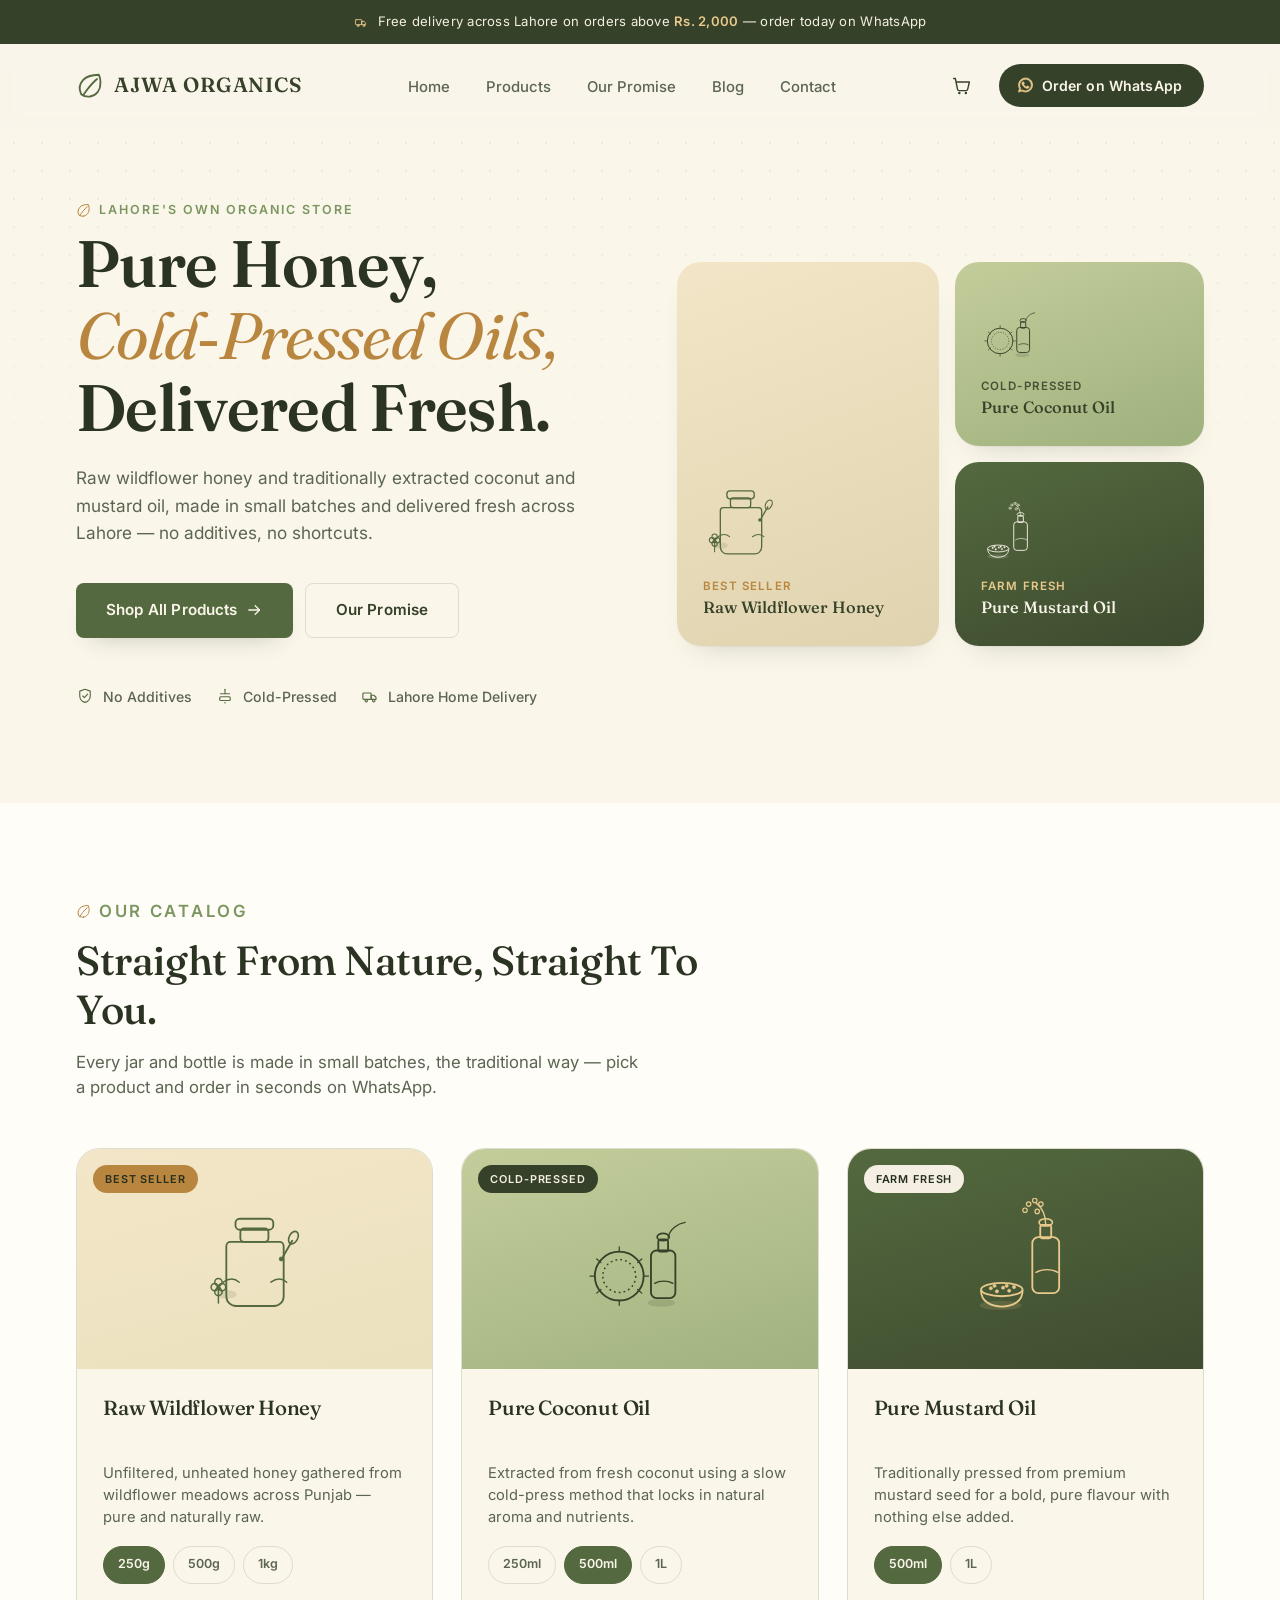
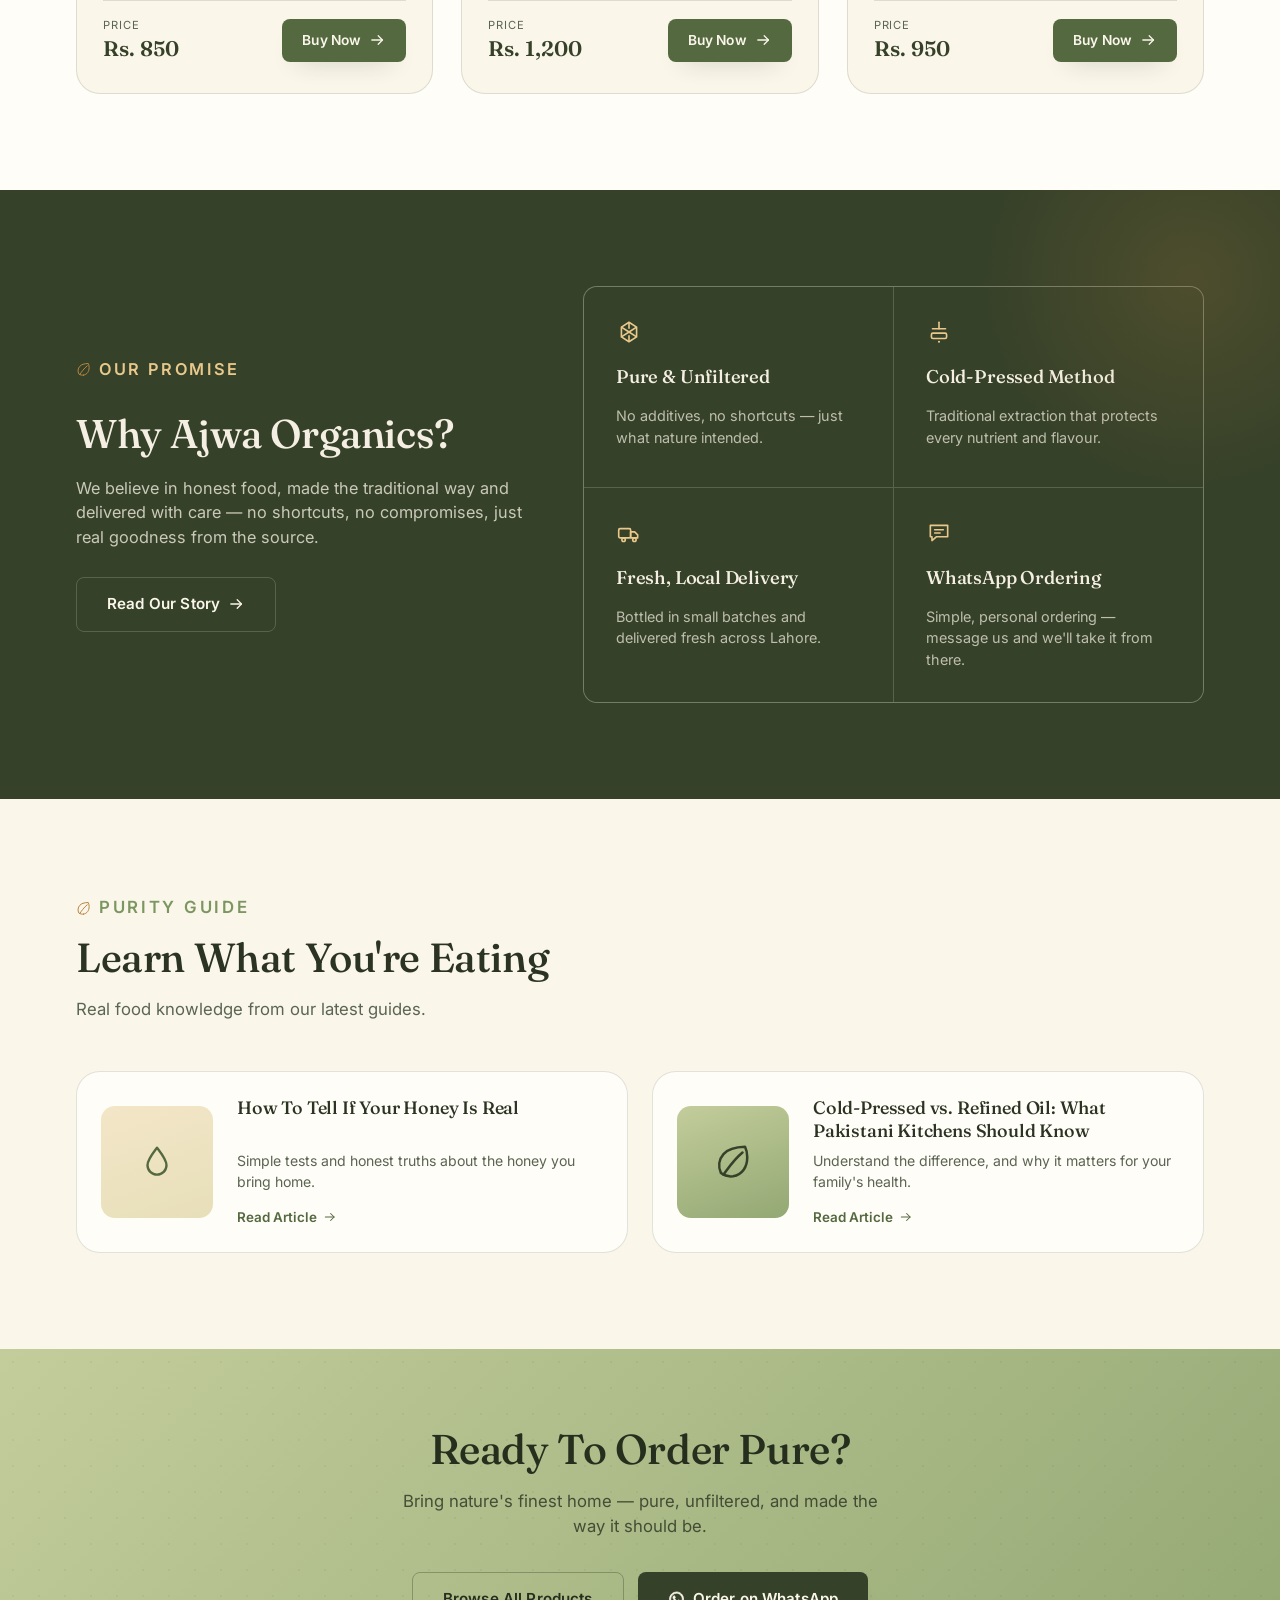
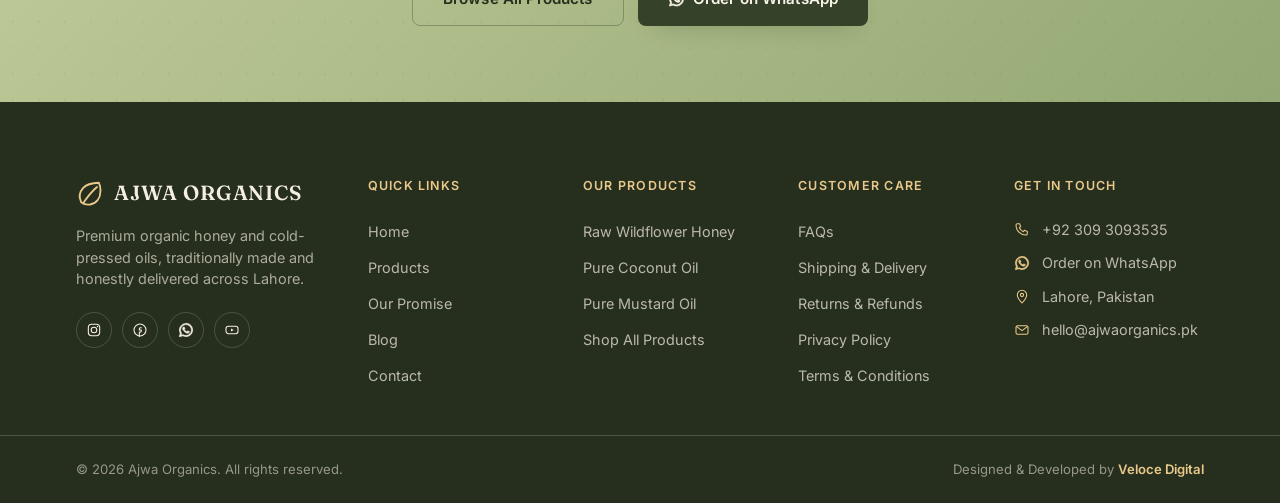
<file: ajwahome2_fixed.html>
<!DOCTYPE html>
<!--
  ============================================================
  AJWA ORGANICS — SITE MAP / BUILD PLAN
  ============================================================
  Planned pages (per Veloce Digital proposal v2). Build one at a
  time; filenames below are already wired into this homepage's
  nav + footer, so each new page "just works" once it exists.

    index.html                              <- this file (Homepage)
    checkout.html                           <- cart + map + WhatsApp handoff
    our-story.html                          <- philosophy + quality standards
    blog.html                               <- Purity Blog index
    blog-how-to-tell-if-honey-is-real.html  <- article
    blog-cold-pressed-vs-refined-oil.html   <- article
    privacy-policy.html
    terms-conditions.html
    shipping-delivery.html
    returns-refunds.html
    contact.html                            <- optional, only if a real
                                                contact FORM is wanted beyond
                                                the footer info (not in scope yet)

  NOT in the original proposal (currently a dead "#" link in the
  footer, left for you to decide): FAQs.

  HOW TO BUILD EACH NEW PAGE (keeps the whole site consistent):
   1. Duplicate this file, rename it to the filename above.
   2. Keep the <head> styles, the announcement bar, <header>, and
      <footer> 100% identical to this file — don't restyle per page.
   3. Replace only the content inside <main>...</main>.
   4. On the new page's own <header>, mark the matching nav <li> as
      the active one for clarity (optional: add class="is-active").
   5. Link back to this page using "index.html#section", not "#section"
      — bare anchors only work on the page that defines that id.

  Buy Now currently jumps straight to WhatsApp. The proposal's
  checkout.html (with the map pin) would sit BEFORE that WhatsApp
  step — worth deciding now whether Buy Now should route there
  once it exists, or stay as a direct WhatsApp shortcut.
  ============================================================
-->
<html lang="en">
<head>
<meta charset="UTF-8">
<meta name="viewport" content="width=device-width, initial-scale=1.0">
<title>Ajwa Organics — Raw Honey &amp; Cold-Pressed Oils, Delivered Across Lahore</title>
<meta name="description" content="Raw wildflower honey and traditionally cold-pressed coconut and mustard oil, made in small batches and delivered fresh across Lahore. No additives, no shortcuts.">
<link rel="icon" href="data:image/svg+xml,%3Csvg xmlns='http://www.w3.org/2000/svg' viewBox='0 0 24 24'%3E%3Cpath fill='%2354693F' d='M12 2C8 3 4 6 3.2 11c-.8 5 2.3 9.6 7 10.8C9 17 9.6 11.4 13 7.4c2-2.3 5-3.6 7.8-3.6C19 1.8 15.4 1.2 12 2Z'/%3E%3C/svg%3E">
<link rel="preconnect" href="https://fonts.googleapis.com">
<link rel="preconnect" href="https://fonts.gstatic.com" crossorigin>
<link href="https://fonts.googleapis.com/css2?family=Fraunces:ital,opsz,wght@0,9..144,300;0,9..144,400;0,9..144,500;0,9..144,600;0,9..144,700;1,9..144,400;1,9..144,500&family=Inter:wght@400;500;600;700&display=swap" rel="stylesheet">
<style>
  /* ============================================================
     0. RESET
  ============================================================ */
  *, *::before, *::after { box-sizing: border-box; margin: 0; padding: 0; }
  html { scroll-behavior: smooth; }
  img, svg { display: block; max-width: 100%; }
  a { color: inherit; text-decoration: none; }
  ul { list-style: none; }
  button { font: inherit; cursor: pointer; background: none; border: none; color: inherit; }
  input { font: inherit; }

  @media (prefers-reduced-motion: reduce) {
    html { scroll-behavior: auto; }
    *, *::before, *::after { animation-duration: 0.01ms !important; animation-iteration-count: 1 !important; transition-duration: 0.01ms !important; scroll-behavior: auto !important; }
  }

  /* ============================================================
     1. DESIGN TOKENS — palette sourced from the approved swatches
        (deep olive / forest / sage / moss / stone / cream + honey accent)
  ============================================================ */
  :root {
    --c-cream:        #FAF6EA;
    --c-cream-soft:   #F2ECD9;
    --c-paper:        #FFFDF8;
    --c-stone:        #DCCFAA;
    --c-sand:         #E7DFB9;
    --c-moss-light:   #C3CD9B;
    --c-sage:         #93A874;
    --c-moss:         #7C9660;
    --c-forest:       #54693F;
    --c-forest-dark:  #435334;
    --c-olive:        #364129;
    --c-olive-dark:   #262E1D;
    --c-honey:        #B9863F;
    --c-honey-light:  #E9C98B;
    --c-honey-soft:   #F3E6C8;
    --c-ink:          #2B3322;
    --c-ink-soft:     #5B6552;
    --c-cream-ink:    #F4EFE2;
    --c-line:         rgba(54,65,41,0.14);
    --c-line-light:   rgba(250,246,234,0.18);

    --font-display: 'Fraunces', Georgia, serif;
    --font-body: 'Inter', -apple-system, BlinkMacSystemFont, sans-serif;

    --radius-sm: 8px;
    --radius-md: 14px;
    --radius-lg: 24px;
    --radius-pill: 999px;

    --shadow-soft: 0 28px 54px -30px rgba(38,46,29,0.4);
    --shadow-tight: 0 12px 26px -16px rgba(38,46,29,0.32);
    --shadow-card: 0 1px 0 rgba(54,65,41,0.04), 0 16px 32px -22px rgba(38,46,29,0.28);

    --container-w: 1248px;
    --ease: cubic-bezier(.22,.61,.36,1);
  }

  /* ============================================================
     2. BASE TYPOGRAPHY
  ============================================================ */
  body {
    font-family: var(--font-body);
    background: var(--c-cream);
    color: var(--c-ink);
    line-height: 1.5; /* Baseline layout snap factor */
    -webkit-font-smoothing: antialiased;
    overflow-x: hidden;
  }

  h1, h2, h3, h4 {
    font-family: var(--font-display);
    color: var(--c-ink);
    line-height: 1.2;
    font-weight: 500;
    letter-spacing: -0.01em;
  }

  p { color: var(--c-ink-soft); }

  a:focus-visible,
  button:focus-visible,
  input:focus-visible {
    outline: 2px solid var(--c-forest);
    outline-offset: 3px;
    border-radius: 4px;
  }

  .skip-link {
    position: absolute;
    left: -999px;
    top: 0;
    background: var(--c-olive);
    color: var(--c-cream);
    padding: 12px 20px;
    z-index: 999;
    border-radius: 0 0 8px 0;
  }
  .skip-link:focus { left: 0; }

  /* ============================================================
     3. LAYOUT UTILITIES
  ============================================================ */
  .container {
    width: 100%;
    max-width: var(--container-w);
    margin: 0 auto;
    padding: 0 24px;
  }
  @media (min-width: 768px)  { .container { padding: 0 40px; } }
  @media (min-width: 1280px) { .container { padding: 0 60px; } }

  .section { padding: 96px 0; }
  .section--tight { padding: 72px 0; }
  @media (max-width: 768px) {
    .section { padding: 72px 0; }
    .section--tight { padding: 48px 0; }
  }

  .section-head {
    max-width: 640px;
    margin-bottom: 48px;
  }
  .section-head--center { margin-left: auto; margin-right: auto; text-align: center; }

  .eyebrow {
    display: inline-flex;
    align-items: center;
    gap: 8px;
    font-size: 0.78rem;
    font-weight: 600;
    letter-spacing: 0.16em;
    text-transform: uppercase;
    color: var(--c-moss);
    margin-bottom: 12px;
  }
  .eyebrow .icon { width: 15px; height: 15px; color: var(--c-honey); flex-shrink: 0; }
  .section-head--center .eyebrow { justify-content: center; }

  .section-head h2 {
    font-size: clamp(1.9rem, 1.3vw + 1.5rem, 2.7rem);
    margin-bottom: 16px;
  }
  .section-head p { font-size: 1.05rem; max-width: 52ch; }
  .section-head--center p { margin-left: auto; margin-right: auto; }

  .icon { width: 22px; height: 22px; stroke: currentColor; }

  .reveal {
    opacity: 0;
    transform: translateY(24px);
    transition: opacity .7s var(--ease), transform .7s var(--ease);
  }
  .reveal.is-visible { opacity: 1; transform: translateY(0); }

  /* ============================================================
     4. BUTTONS
  ============================================================ */
  .btn {
    display: inline-flex;
    align-items: center;
    justify-content: center;
    gap: 8px;
    font-family: var(--font-body);
    font-weight: 600;
    font-size: 0.95rem;
    letter-spacing: 0.01em;
    padding: 15px 30px;
    border-radius: var(--radius-sm);
    transition: transform .25s var(--ease), background .25s var(--ease), border-color .25s var(--ease), box-shadow .25s var(--ease), color .25s var(--ease);
    white-space: nowrap;
  }
  .btn .icon { 
    width: 17px; 
    height: 17px; 
    transform: translateY(-0.5px); /* Optical vertical alignment offset */
  }

  .btn--primary {
    background: var(--c-forest);
    color: var(--c-cream);
    box-shadow: var(--shadow-tight);
  }
  .btn--primary:hover { background: var(--c-forest-dark); transform: translateY(-2px); box-shadow: var(--shadow-soft); }

  .btn--outline {
    background: transparent;
    color: var(--c-olive);
    border: 1.5px solid var(--c-line);
  }
  .btn--outline:hover { border-color: var(--c-forest); background: rgba(84,105,63,0.06); }

  .btn--outline-light {
    background: transparent;
    color: var(--c-cream);
    border: 1.5px solid var(--c-line-light);
  }
  .btn--outline-light:hover { border-color: var(--c-honey-light); background: rgba(250,246,234,0.08); }

  .btn--whatsapp {
    background: var(--c-olive);
    color: var(--c-cream);
    border-radius: var(--radius-pill);
    padding: 11px 22px 11px 18px;
    font-size: 0.88rem;
  }
  .btn--whatsapp:hover { background: var(--c-olive-dark); transform: translateY(-1px); }
  .btn--whatsapp .icon { color: var(--c-honey-light); }
  .btn--whatsapp .wa-short { display: none; }

  .btn--block { width: 100%; }
  .btn--sm { padding: 11px 20px; font-size: 0.86rem; }

  /* ============================================================
     5. ANNOUNCEMENT BAR
  ============================================================ */
  .announcement {
    background: var(--c-olive);
    color: var(--c-cream-ink);
  }
  .announcement .container {
    display: flex;
    align-items: center;
    justify-content: center;
    flex-wrap: wrap;
    row-gap: 4px;
    gap: 10px;
    padding-top: 12px;
    padding-bottom: 12px;
    font-size: 0.82rem;
    letter-spacing: 0.02em;
    text-align: center;
  }
  .announcement strong { color: var(--c-honey-light); font-weight: 600; }
  .announcement .icon { width: 14px; height: 14px; color: var(--c-honey-light); flex-shrink: 0; }

  /* ============================================================
     6. HEADER
  ============================================================ */
  .site-header {
    position: sticky;
    top: 0;
    z-index: 100;
    background: rgba(250,246,234,0.9);
    backdrop-filter: blur(10px);
    -webkit-backdrop-filter: blur(10px);
    border-bottom: 1px solid transparent;
    transition: border-color .3s var(--ease), box-shadow .3s var(--ease), background-color .3s var(--ease);
  }
  .site-header.is-scrolled {
    background: var(--c-cream);
    border-bottom-color: var(--c-line);
    box-shadow: 0 8px 24px -20px rgba(38,46,29,0.4);
  }
  .site-header .container {
    display: flex;
    align-items: center;
    justify-content: space-between;
    gap: 24px;
    height: 84px;
  }

  .brand {
    display: inline-flex;
    align-items: center;
    gap: 10px;
    flex-shrink: 0;
  }
  .brand .icon { width: 28px; height: 28px; color: var(--c-forest); }
  .brand-word {
    font-family: var(--font-display);
    font-size: 1.28rem;
    font-weight: 600;
    letter-spacing: 0.04em;
    color: var(--c-olive);
    text-transform: uppercase;
  }

  .main-nav { display: none; }
  .main-nav ul { display: flex; align-items: center; gap: 36px; }
  .main-nav a {
    font-size: 0.93rem;
    font-weight: 500;
    color: var(--c-ink-soft);
    position: relative;
    padding: 6px 0;
    transition: color .2s var(--ease);
  }
  .main-nav a::after {
    content: "";
    position: absolute;
    left: 0; right: 100%;
    bottom: 0;
    height: 1.5px;
    background: var(--c-honey);
    transition: right .3s var(--ease);
  }
  .main-nav a:hover { color: var(--c-olive); }
  .main-nav a:hover::after { right: 0; }

  .header-actions { display: flex; align-items: center; gap: 18px; }
  .icon-btn {
    display: inline-flex;
    align-items: center;
    justify-content: center;
    width: 38px; height: 38px;
    color: var(--c-olive);
    border-radius: var(--radius-pill);
    transition: background .2s var(--ease);
  }
  .icon-btn:hover { background: var(--c-cream-soft); }
  .icon-btn .icon { width: 21px; height: 21px; }

  .nav-toggle {
    display: inline-flex;
    width: 38px; height: 38px;
    align-items: center; justify-content: center;
    color: var(--c-olive);
  }
  .nav-toggle .icon { width: 24px; height: 24px; }
  .nav-toggle .icon-close { display: none; }

  .mobile-nav {
    position: fixed;
    inset: 84px 0 0 0;
    background: var(--c-cream);
    z-index: 99;
    padding: 28px 24px 40px;
    transform: translateY(-12px);
    opacity: 0;
    pointer-events: none;
    transition: opacity .25s var(--ease), transform .25s var(--ease);
    overflow-y: auto;
  }
  .mobile-nav.is-open { opacity: 1; transform: translateY(0); pointer-events: auto; }
  .mobile-nav ul { display: flex; flex-direction: column; gap: 4px; }
  .mobile-nav a {
    display: block;
    font-family: var(--font-display);
    font-size: 1.5rem;
    padding: 14px 4px;
    border-bottom: 1px solid var(--c-line);
    color: var(--c-olive);
  }
  .mobile-nav .btn { margin-top: 28px; }

  body.nav-open .nav-toggle .icon-menu { display: none; }
  body.nav-open .nav-toggle .icon-close { display: block; }
  body.nav-open { overflow: hidden; }

  @media (min-width: 1024px) {
    .main-nav { display: block; }
    .mobile-nav, .nav-toggle { display: none; }
  }

  /* ============================================================
     7. HERO
  ============================================================ */
  .hero {
    position: relative;
    background: var(--c-cream);
    overflow: hidden;
    padding: 72px 0 96px;
  }
  .hero::before {
    content: "";
    position: absolute;
    inset: 0;
    background-image: radial-gradient(circle, var(--c-stone) 1.3px, transparent 1.3px);
    background-size: 28px 28px;
    opacity: 0.35;
    -webkit-mask-image: linear-gradient(to bottom, black, transparent 75%);
    mask-image: linear-gradient(to bottom, black, transparent 75%);
    pointer-events: none;
  }
  .hero .container {
    position: relative;
    display: grid;
    grid-template-columns: 1fr;
    gap: 48px;
    align-items: center;
  }
  @media (min-width: 1024px) {
    .hero .container { grid-template-columns: 1.05fr 1fr; gap: 48px; }
  }

  .hero-copy {
    max-width: 560px;
    display: flex;
    flex-direction: column;
    align-items: flex-start;
  }

  .hero-copy .eyebrow {
    margin-bottom: 12px;
  }

  .hero-title {
    display: flex;
    flex-direction: column;
    gap: 6px; /* Bypasses font baseline estimation to standardize inter-line rhythm gap */
    font-size: clamp(2.5rem, 3.3vw + 1.6rem, 4.1rem);
    line-height: 1; /* Locked baseline values */
    margin-bottom: 24px;
  }
  .hero-title span { display: block; }
  .hero-title .accent {
    font-style: italic;
    font-weight: 400;
    color: var(--c-honey);
  }
  .hero-title .weight { font-weight: 600; }

  .hero-sub {
    font-size: 1.08rem;
    line-height: 1.6;
    max-width: 46ch;
    margin-bottom: 36px;
  }

  .hero-ctas {
    display: flex;
    flex-wrap: wrap;
    gap: 12px;
    margin-bottom: 48px;
  }

  .trust-points {
    display: flex;
    flex-wrap: wrap;
    gap: 16px 24px;
  }
  .trust-point {
    display: inline-flex;
    align-items: center;
    gap: 9px;
    font-size: 0.88rem;
    font-weight: 500;
    color: var(--c-ink-soft);
  }
  .trust-point .icon { width: 18px; height: 18px; color: var(--c-forest); flex-shrink: 0; }

  /* Hero visual collage */
  .hero-visual {
    display: grid;
    grid-template-columns: 1.05fr 1fr;
    grid-template-rows: minmax(184px, 1fr) minmax(184px, 1fr);
    gap: 16px;
    position: relative;
  }
  .visual-card {
    border-radius: var(--radius-lg);
    padding: 26px;
    display: flex;
    flex-direction: column;
    justify-content: flex-end;
    gap: 14px;
    min-height: 180px;
    box-shadow: var(--shadow-card);
    position: relative;
    overflow: hidden;
  }
  .visual-card .icon-figure { width: 76px; height: 88px; }
  .visual-card .icon-figure .icon { width: 100%; height: 100%; }
  .visual-card-label {
    font-family: var(--font-display);
    font-size: 1.02rem;
    font-weight: 500;
  }
  .visual-card-tag {
    font-size: 0.72rem;
    font-weight: 600;
    letter-spacing: 0.1em;
    text-transform: uppercase;
  }

  .visual-card--honey {
    grid-column: 1; grid-row: 1 / 3;
    background: linear-gradient(160deg, var(--c-honey-soft), var(--c-stone) 120%);
    color: var(--c-olive);
  }
  .visual-card--honey .visual-card-tag { color: var(--c-honey); }
  .visual-card--honey .visual-card-label { color: var(--c-olive); }
  .visual-card--honey .icon-figure { color: var(--c-forest); }

  .visual-card--coconut {
    grid-column: 2; grid-row: 1;
    background: linear-gradient(160deg, var(--c-moss-light), var(--c-sage) 130%);
    color: var(--c-olive);
    min-height: 184px;
  }
  .visual-card--coconut .visual-card-tag { color: var(--c-forest-dark); }
  .visual-card--coconut .visual-card-label { color: var(--c-olive); }
  .visual-card--coconut .icon-figure { color: var(--c-olive); width: 60px; height: 64px; }

  .visual-card--mustard {
    grid-column: 2; grid-row: 2;
    background: linear-gradient(160deg, var(--c-forest), var(--c-olive) 130%);
    color: var(--c-cream);
    min-height: 184px;
  }
  .visual-card--mustard .visual-card-tag { color: var(--c-honey-light); }
  .visual-card--mustard .visual-card-label { color: var(--c-cream); }
  .visual-card--mustard .icon-figure { color: var(--c-cream-ink); width: 58px; height: 62px; }

  /* ============================================================
     8. PRODUCTS
  ============================================================ */
  .products { background: var(--c-paper); }

  .product-grid {
    display: grid;
    grid-template-columns: 1fr;
    gap: 28px;
  }
  @media (min-width: 720px)  { .product-grid { grid-template-columns: repeat(2, 1fr); } }
  @media (min-width: 1040px) { .product-grid { grid-template-columns: repeat(3, 1fr); } }

  .product-card {
    background: var(--c-cream);
    border: 1px solid var(--c-line);
    border-radius: var(--radius-lg);
    overflow: hidden;
    display: flex;
    flex-direction: column;
    transition: transform .3s var(--ease), box-shadow .3s var(--ease);
  }
  .product-card:hover { transform: translateY(-5px); box-shadow: var(--shadow-soft); }

  .product-media {
    position: relative;
    height: 220px;
    display: flex;
    align-items: center;
    justify-content: center;
  }
  .product-media .icon-figure { width: 108px; height: 122px; }
  .product-media .icon-figure .icon { width: 100%; height: 100%; }

  .product-media--honey   { background: linear-gradient(165deg, var(--c-honey-soft), var(--c-sand) 140%); }
  .product-media--honey .icon-figure { color: var(--c-forest); }
  .product-media--coconut { background: linear-gradient(165deg, var(--c-moss-light), var(--c-sage) 140%); }
  .product-media--coconut .icon-figure { color: var(--c-olive); }
  .product-media--mustard { background: linear-gradient(165deg, var(--c-forest), var(--c-olive) 140%); }
  .product-media--mustard .icon-figure { color: var(--c-honey-light); }
  .product-badge.is-mustard { background: var(--c-cream-ink); color: var(--c-olive-dark); }

  .product-badge {
    position: absolute;
    top: 16px; left: 16px;
    background: var(--c-olive);
    color: var(--c-cream-ink);
    font-size: 0.68rem;
    font-weight: 600;
    letter-spacing: 0.08em;
    text-transform: uppercase;
    padding: 6px 12px;
    border-radius: var(--radius-pill);
  }
  .product-badge.is-honey { background: var(--c-honey); color: var(--c-olive-dark); }

  .product-body {
    padding: 26px 26px 28px;
    display: flex;
    flex-direction: column;
    flex-grow: 1;
  }
  .product-body h3 { 
    font-size: 1.28rem; 
    line-height: 1.3;
    min-height: 3.4rem; /* Exactly matches 2 lines of text height */
    display: flex;
    align-items: flex-start;
    margin-bottom: 12px;
  }
  .product-body p { 
    font-size: 0.92rem; 
    line-height: 1.5; 
    min-height: 4.5rem; /* Exactly matches 3 lines of text height */
    margin-bottom: 12px;
  }

  .size-pills { 
    display: flex; 
    flex-wrap: wrap; 
    gap: 8px; 
    min-height: 38px; 
    margin-top: auto; 
    margin-bottom: 16px;
  }
  .size-pill {
    font-size: 0.78rem;
    font-weight: 600;
    padding: 7px 14px;
    border-radius: var(--radius-pill);
    border: 1.5px solid var(--c-line);
    color: var(--c-ink-soft);
    transition: all .2s var(--ease);
  }
  .size-pill:hover { border-color: var(--c-moss); }
  .size-pill[aria-pressed="true"] {
    background: var(--c-forest);
    border-color: var(--c-forest);
    color: var(--c-cream);
  }

  .product-footer {
    padding-top: 16px;
    border-top: 1px solid var(--c-line);
    display: flex;
    align-items: center;
    justify-content: space-between;
    gap: 12px;
  }
  .product-price { display: flex; flex-direction: column; }
  .product-price .label { font-size: 0.7rem; color: var(--c-ink-soft); text-transform: uppercase; letter-spacing: 0.08em; }
  .product-price .amount { font-family: var(--font-display); font-size: 1.32rem; font-weight: 600; color: var(--c-olive); }

  /* ============================================================
     9. WHY AJWA ORGANICS (dark band)
  ============================================================ */
  .promise {
    background: var(--c-olive);
    color: var(--c-cream-ink);
    position: relative;
    overflow: hidden;
  }
  .promise::after {
    content: "";
    position: absolute;
    right: -120px; top: -120px;
    width: 420px; height: 420px;
    border-radius: 50%;
    background: radial-gradient(circle, rgba(185,134,63,0.18), transparent 70%);
    pointer-events: none;
  }
  .promise .container {
    position: relative;
    display: grid;
    grid-template-columns: 1fr;
    gap: 48px;
  }
  @media (min-width: 920px) {
    .promise .container { grid-template-columns: 0.85fr 1.15fr; align-items: center; }
  }

  .promise-intro .eyebrow { color: var(--c-honey-light); }
  .promise-intro h2 {
    color: var(--c-cream-ink);
    font-size: clamp(1.9rem, 1.6vw + 1.4rem, 2.5rem);
    margin-bottom: 18px;
  }
  .promise-intro p {
    color: rgba(244,239,226,0.78);
    font-size: 1.02rem;
    max-width: 46ch;
    margin-bottom: 28px;
  }

  .feature-grid {
    display: grid;
    grid-template-columns: 1fr;
    gap: 1px;
    background: var(--c-line-light);
    border: 1px solid var(--c-line-light);
    border-radius: var(--radius-md);
    overflow: hidden;
  }
  @media (min-width: 560px) {
    .feature-grid { grid-template-columns: 1fr 1fr; }
  }
  .feature-item {
    background: var(--c-olive);
    padding: 32px; /* 8px baseline alignment grid */
    display: flex;
    flex-direction: column;
    gap: 16px; /* standard 16px baseline layout flow */
  }
  .feature-item .icon { width: 26px; height: 26px; color: var(--c-honey-light); margin-bottom: 4px; }
  .feature-item h3 { 
    color: var(--c-cream-ink); 
    font-size: 1.15rem; 
    font-weight: 500; 
    line-height: 1.3;
    min-height: 1.5rem;
  }
  .feature-item p { 
    color: rgba(244,239,226,0.72); 
    font-size: 0.9rem; 
    line-height: 1.5; 
    min-height: 3.1rem; /* Exactly 2 lines of text height inside columns */
  }

  /* ============================================================
     10. BLOG / PURITY GUIDE
  ============================================================ */
  .blog { background: var(--c-cream); }

  .blog-grid {
    display: grid;
    grid-template-columns: 1fr;
    gap: 24px;
  }
  @media (min-width: 760px) { .blog-grid { grid-template-columns: 1fr 1fr; } }

  .blog-card {
    display: grid;
    grid-template-columns: 112px 1fr; /* aligned 8px baseline (14 * 8px) */
    gap: 24px; /* aligned rhythm gap */
    background: var(--c-paper);
    border: 1px solid var(--c-line);
    border-radius: var(--radius-lg);
    padding: 24px; /* clean 24px symmetrical padding blocks */
    align-items: center;
    transition: box-shadow .3s var(--ease), transform .3s var(--ease);
  }
  .blog-card:hover { box-shadow: var(--shadow-tight); transform: translateY(-3px); }
  @media (max-width: 480px) {
    .blog-card { grid-template-columns: 1fr; }
  }

  .blog-thumb {
    width: 100%;
    aspect-ratio: 1 / 1;
    border-radius: var(--radius-md);
    display: flex;
    align-items: center;
    justify-content: center;
  }
  .blog-thumb.tone-a { background: linear-gradient(160deg, var(--c-honey-soft), var(--c-sand)); color: var(--c-forest); }
  .blog-thumb.tone-b { background: linear-gradient(160deg, var(--c-moss-light), var(--c-sage)); color: var(--c-olive); }
  .blog-thumb .icon { width: 38px; height: 38px; }

  .blog-content h3 { font-size: 1.12rem; margin-bottom: 8px; line-height: 1.3; min-height: 2.6em; /* = 2 lines at this line-height; em (not rem) so it tracks the h3's own font-size */ }
  .blog-content p { font-size: 0.88rem; margin-bottom: 12px; }
  .blog-link {
    display: inline-flex;
    align-items: center;
    gap: 6px;
    font-size: 0.84rem;
    font-weight: 600;
    color: var(--c-forest);
  }
  .blog-link .icon { width: 14px; height: 14px; transition: transform .2s var(--ease); }
  .blog-link:hover .icon { transform: translateX(3px); }

  /* ============================================================
     11. FINAL CTA BAND
  ============================================================ */
  .cta-band {
    background: linear-gradient(135deg, var(--c-moss-light) 0%, var(--c-sage) 100%);
    color: var(--c-olive-dark);
    position: relative;
    overflow: hidden;
  }
  .cta-band::before {
    content: "";
    position: absolute;
    inset: 0;
    background-image: radial-gradient(circle, rgba(54,65,41,0.12) 1.4px, transparent 1.4px);
    background-size: 26px 26px;
    opacity: 0.5;
  }
  .cta-band .container {
    position: relative;
    text-align: center;
    display: flex;
    flex-direction: column;
    align-items: center;
    padding-top: 76px;
    padding-bottom: 76px;
  }
  .cta-band h2 {
    color: var(--c-olive-dark);
    font-size: clamp(1.9rem, 1.8vw + 1.3rem, 2.6rem);
    margin-bottom: 14px;
  }
  .cta-band p {
    color: rgba(38,46,29,0.78);
    font-size: 1.05rem;
    max-width: 46ch;
    margin-bottom: 32px;
  }
  .cta-band-actions { display: flex; flex-wrap: wrap; gap: 14px; justify-content: center; }
  .cta-band .btn--outline { color: var(--c-olive-dark); border-color: rgba(38,46,29,0.3); }
  .cta-band .btn--outline:hover { background: rgba(38,46,29,0.08); border-color: var(--c-olive-dark); }
  .cta-band .btn--primary { background: var(--c-olive); color: var(--c-cream); }
  .cta-band .btn--primary:hover { background: var(--c-olive-dark); }

  /* ============================================================
     12. FOOTER
  ============================================================ */
  .site-footer { background: var(--c-olive-dark); color: rgba(244,239,226,0.82); }
  .footer-top { padding-top: 76px; padding-bottom: 48px; }
  .footer-grid {
    display: grid;
    grid-template-columns: 1fr;
    gap: 44px;
    align-items: start; /* Standardizes all visual start heights vertically across columns */
  }
  @media (min-width: 700px)  { .footer-grid { grid-template-columns: 1.3fr 1fr 1fr; } }
  @media (min-width: 1024px) { .footer-grid { grid-template-columns: 1.3fr 0.9fr 0.9fr 0.9fr 1fr; } }

  .footer-brand .brand { margin-bottom: 16px; }
  .footer-brand .brand .icon { color: var(--c-honey-light); }
  .footer-brand .brand-word { color: var(--c-cream-ink); max-width: none; overflow: visible; white-space: normal; }
  .footer-brand p { color: rgba(244,239,226,0.65); font-size: 0.9rem; max-width: 30ch; margin-bottom: 22px; }

  .social-row { display: flex; gap: 10px; }
  .social-link {
    width: 36px; height: 36px;
    display: inline-flex; align-items: center; justify-content: center;
    border: 1px solid var(--c-line-light);
    border-radius: var(--radius-pill);
    color: var(--c-cream-ink);
    transition: background .2s var(--ease), border-color .2s var(--ease);
  }
  .social-link .icon { width: 16px; height: 16px; }
  .social-link:hover { background: var(--c-forest); border-color: var(--c-forest); }

  .footer-col h4 {
    font-family: var(--font-body);
    font-size: 0.78rem;
    font-weight: 600;
    letter-spacing: 0.1em;
    text-transform: uppercase;
    color: var(--c-honey-light);
    margin-bottom: 24px; /* standardized scale alignment */
    line-height: 1.3;
    min-height: 1.3em;
  }
  .footer-col ul { display: flex; flex-direction: column; gap: 12px; }
  .footer-col a { font-size: 0.9rem; color: rgba(244,239,226,0.72); line-height: 1.5; transition: color .2s var(--ease); }
  .footer-col a:hover { color: var(--c-cream-ink); }

  .footer-contact li { 
    display: grid; 
    grid-template-columns: auto 1fr; 
    align-items: start; 
    gap: 12px; 
    font-size: 0.9rem; 
    line-height: 1.5; 
    color: rgba(244,239,226,0.72); 
  }
  .footer-contact .icon { 
    width: 16px; 
    height: 16px; 
    color: var(--c-honey-light); 
    flex-shrink: 0; 
    margin-top: calc((1.5em - 16px) / 2); /* Centers icon with first line-height baseline regardless of scale */
  }
  .footer-contact a:hover { color: var(--c-cream-ink); }

  .footer-bottom {
    border-top: 1px solid var(--c-line-light);
    padding: 24px 0;
  }
  .footer-bottom .container {
    display: flex;
    flex-wrap: wrap;
    gap: 10px;
    align-items: center;
    justify-content: space-between;
    font-size: 0.82rem;
    color: rgba(244,239,226,0.55);
  }
  .footer-bottom a { color: var(--c-honey-light); font-weight: 600; }
  .footer-bottom a:hover { color: var(--c-cream-ink); }

  /* ============================================================
     13. MOBILE OPTIMIZATION
  ============================================================ */

  /* --- Header: stop overflow, keep the menu button on-screen --- */
  @media (max-width: 1023px) {
    .site-header .container { gap: 10px; }
    .header-actions { gap: 8px; }
    /* Cart shortcut is decorative (same destination as "Products" in
       the menu) — hide it on mobile so the WhatsApp button and the
       menu button always have room and are never pushed off-canvas. */
    .header-actions .icon-btn { display: none; }
    .btn--whatsapp { padding: 10px 16px 10px 13px; font-size: 0.82rem; gap: 7px; }
  }

  @media (max-width: 480px) {
    .brand-word { font-size: 1rem; max-width: 50vw; overflow: hidden; text-overflow: ellipsis; white-space: nowrap; }
    .btn--whatsapp .wa-full { display: none; }
    .btn--whatsapp .wa-short { display: inline; }
    .btn--whatsapp { padding: 10px 14px; }
    .trust-points { flex-direction: column; gap: 12px; }
  }

  /* Safety net for the smallest real-world phones (iPhone SE etc.) */
  @media (max-width: 360px) {
    .site-header .container { gap: 8px; }
    .header-actions { gap: 6px; }
    .brand .icon { width: 24px; height: 24px; }
    .brand-word { font-size: 0.92rem; max-width: 32vw; }
    .btn--whatsapp { padding: 9px 12px; font-size: 0.78rem; }
    .nav-toggle { width: 34px; height: 34px; }
    .nav-toggle .icon { width: 22px; height: 22px; }
  }

  /* --- Hero collage: at ≤540px the honey card only filled the left
     column, leaving an empty, wasted cell beside it. Let it span the
     full width on top instead, with coconut + mustard below — same
     three cards, same colors, no dead space. --- */
  @media (max-width: 540px) {
    .hero-visual { grid-template-columns: 1fr 1fr; }
    .visual-card { min-height: 150px; padding: 20px; }
    .visual-card--honey { grid-column: 1 / 3; grid-row: 1; min-height: 130px; }
    .visual-card--coconut { grid-column: 1; grid-row: 2; }
    .visual-card--mustard { grid-column: 2; grid-row: 2; }
  }

  /* --- Full-width CTA buttons on small phones: easier to tap, and
     stacking reads cleaner than two half-width buttons squeezed
     side by side. Same button styles/colors, just full-width. --- */
  @media (max-width: 480px) {
    .hero-ctas, .cta-band-actions { flex-direction: column; align-items: stretch; }
    .hero-ctas .btn, .cta-band-actions .btn { width: 100%; }
  }

  @media (max-width: 600px) {
    .footer-bottom .container { flex-direction: column; align-items: flex-start; }
  }

  @media (max-width: 360px) {
    .product-footer { flex-direction: column; align-items: stretch; }
    .product-footer .btn { width: 100%; justify-content: center; }
  }
</style>
</head>
<body>

<a href="#main" class="skip-link">Skip to content</a>

<!-- ============================================================
     ICON SPRITE
============================================================ -->
<svg style="display:none" aria-hidden="true">
  <symbol id="icon-leaf" viewBox="0 0 24 24" fill="none" stroke="currentColor" stroke-width="1.6" stroke-linecap="round" stroke-linejoin="round">
    <path d="M12 21c6-1 9-6 9-12 0-2.8-.6-5-1.4-6.6C12.8 2.6 8.6 4 6 7c-3 3.4-3.5 8-1.6 12C7 21 9.6 21.3 12 21Z"/>
    <path d="M6 20c3-4 6-9 12-14"/>
  </symbol>

  <symbol id="icon-menu" viewBox="0 0 24 24" fill="none" stroke="currentColor" stroke-width="1.8" stroke-linecap="round">
    <line x1="4" y1="7" x2="20" y2="7"/><line x1="4" y1="12" x2="20" y2="12"/><line x1="4" y1="17" x2="20" y2="17"/>
  </symbol>
  <symbol id="icon-close" viewBox="0 0 24 24" fill="none" stroke="currentColor" stroke-width="1.8" stroke-linecap="round">
    <line x1="5" y1="5" x2="19" y2="19"/><line x1="19" y1="5" x2="5" y2="19"/>
  </symbol>

  <symbol id="icon-cart" viewBox="0 0 24 24" fill="none" stroke="currentColor" stroke-width="1.6" stroke-linecap="round" stroke-linejoin="round">
    <path d="M3 4h2l2.4 12.2a2 2 0 0 0 2 1.6h7.7a2 2 0 0 0 2-1.6L21 8H6"/>
    <circle cx="9.5" cy="20.5" r="1.4" fill="currentColor" stroke="none"/>
    <circle cx="17" cy="20.5" r="1.4" fill="currentColor" stroke="none"/>
  </symbol>

  <symbol id="icon-arrow" viewBox="0 0 24 24" fill="none" stroke="currentColor" stroke-width="1.8" stroke-linecap="round" stroke-linejoin="round">
    <line x1="4" y1="12" x2="19" y2="12"/><polyline points="13 6 19 12 13 18"/>
  </symbol>

  <symbol id="icon-whatsapp" viewBox="0 0 24 24" fill="currentColor">
    <path d="M12.04 2.2c-5.46 0-9.9 4.43-9.9 9.9 0 1.75.46 3.39 1.26 4.81L2 22l5.25-1.37a9.86 9.86 0 0 0 4.79 1.22h.01c5.46 0 9.9-4.43 9.9-9.9 0-2.64-1.03-5.13-2.9-7-1.87-1.87-4.36-2.9-7.01-2.9Zm0 18.1h-.01a8.2 8.2 0 0 1-4.18-1.15l-.3-.18-3.12.82.83-3.04-.2-.31a8.18 8.18 0 0 1-1.26-4.34c0-4.53 3.69-8.21 8.23-8.21 2.2 0 4.26.86 5.82 2.41a8.16 8.16 0 0 1 2.41 5.81c0 4.54-3.69 8.19-8.22 8.19Zm4.5-6.15c-.25-.12-1.46-.72-1.69-.8-.23-.08-.39-.12-.56.12-.16.25-.64.8-.78.97-.15.16-.29.18-.54.06-.25-.12-1.04-.38-1.99-1.22-.74-.65-1.23-1.46-1.38-1.71-.14-.25-.02-.38.11-.5.11-.11.25-.29.37-.43.12-.15.16-.25.25-.41.08-.17.04-.31-.02-.43-.06-.12-.56-1.34-.76-1.84-.2-.48-.41-.42-.56-.43h-.48c-.16 0-.43.06-.66.31-.22.25-.86.84-.86 2.04 0 1.21.88 2.37 1 2.53.12.16 1.73 2.64 4.2 3.7.59.25 1.04.4 1.4.51.59.19 1.12.16 1.55.1.47-.07 1.46-.6 1.66-1.18.21-.58.21-1.07.15-1.18-.06-.1-.23-.16-.48-.28Z"/>
  </symbol>

  <symbol id="icon-honeycomb" viewBox="0 0 24 24" fill="none" stroke="currentColor" stroke-width="1.5" stroke-linejoin="round">
    <path d="M12 3 19 7.5v9L12 21 5 16.5v-9Z"/>
    <path d="M12 3v6M19 7.5l-7 4.5M5 7.5l7 4.5M12 21v-6M5 16.5l7-4.5M19 16.5l-7-4.5"/>
  </symbol>
  <symbol id="icon-press" viewBox="0 0 24 24" fill="none" stroke="currentColor" stroke-width="1.5" stroke-linecap="round" stroke-linejoin="round">
    <line x1="12" y1="3" x2="12" y2="9"/>
    <line x1="6" y1="9" x2="18" y2="9"/>
    <rect x="5" y="13" width="14" height="5" rx="1.4"/>
    <circle cx="12" cy="21" r="1" fill="currentColor" stroke="none"/>
  </symbol>
  <symbol id="icon-truck" viewBox="0 0 24 24" fill="none" stroke="currentColor" stroke-width="1.5" stroke-linecap="round" stroke-linejoin="round">
    <rect x="2.5" y="8" width="11" height="8.5" rx="1.2"/>
    <path d="M13.5 11h3.7L20 13.7v2.8h-6.5z"/>
    <circle cx="7" cy="18.3" r="1.6"/>
    <circle cx="17" cy="18.3" r="1.6"/>
  </symbol>
  <symbol id="icon-chat" viewBox="0 0 24 24" fill="none" stroke="currentColor" stroke-width="1.5" stroke-linecap="round" stroke-linejoin="round">
    <path d="M4 5h16v10.5H9.5L5.5 19v-3.5H4Z"/>
    <line x1="8" y1="9" x2="16" y2="9"/>
    <line x1="8" y1="12" x2="13" y2="12"/>
  </symbol>
  <symbol id="icon-check-shield" viewBox="0 0 24 24" fill="none" stroke="currentColor" stroke-width="1.5" stroke-linecap="round" stroke-linejoin="round">
    <path d="M12 3 5 5.5v6c0 4.6 3 7.8 7 9 4-1.2 7-4.4 7-9v-6Z"/>
    <path d="m9 12 2.2 2.2L15.5 9.5"/>
  </symbol>
  <symbol id="icon-droplet" viewBox="0 0 24 24" fill="none" stroke="currentColor" stroke-width="1.5" stroke-linecap="round" stroke-linejoin="round">
    <path d="M12 3c3 4 6 7.6 6 11a6 6 0 1 1-12 0c0-3.4 3-7 6-11Z"/>
  </symbol>

  <symbol id="icon-honey-jar" viewBox="0 0 160 200" fill="none">
    <ellipse cx="33" cy="158" rx="17" ry="6.5" fill="currentColor" opacity=".14"/>
    <rect x="48" y="34" width="62" height="18" rx="7" stroke="currentColor" stroke-width="3"/>
    <rect x="56" y="50" width="46" height="22" rx="6" stroke="currentColor" stroke-width="3"/>
    <path d="M40 72h80c4 0 7 3 7 7v82c0 9-7 16-16 16H49c-9 0-16-7-16-16V79c0-4 3-7 7-7Z" stroke="currentColor" stroke-width="3"/>
    <path d="M28 138c10-7 18-7 26 0M106 138c10-7 18-7 26 0" stroke="currentColor" stroke-width="2.4" stroke-linecap="round"/>
    <path d="M126 96 L141 70" stroke="currentColor" stroke-width="3" stroke-linecap="round"/>
    <ellipse cx="143" cy="65" rx="7" ry="11" transform="rotate(28 143 65)" stroke="currentColor" stroke-width="2.6"/>
    <circle cx="123" cy="100" r="3.4" fill="currentColor"/>
    <g stroke="currentColor" stroke-width="2.4" stroke-linecap="round">
      <path d="M20 150v22"/>
      <circle cx="14" cy="146" r="6"/>
      <circle cx="26" cy="146" r="6"/>
      <circle cx="20" cy="138" r="6"/>
      <circle cx="20" cy="154" r="6"/>
    </g>
    <circle cx="20" cy="147" r="3.2" fill="currentColor"/>
  </symbol>

  <symbol id="icon-coconut-oil" viewBox="0 0 160 200" fill="none">
    <ellipse cx="115" cy="172" rx="22" ry="6" fill="currentColor" opacity=".14"/>
    <circle cx="46" cy="128" r="40" stroke="currentColor" stroke-width="3"/>
    <circle cx="46" cy="128" r="27" stroke="currentColor" stroke-width="2.4" stroke-dasharray="3 5"/>
    <g stroke="currentColor" stroke-width="2" stroke-linecap="round">
      <line x1="46" y1="88" x2="46" y2="80"/>
      <line x1="76" y1="106" x2="83" y2="100"/>
      <line x1="86" y1="128" x2="94" y2="128"/>
      <line x1="76" y1="150" x2="83" y2="156"/>
      <line x1="46" y1="168" x2="46" y2="176"/>
      <line x1="16" y1="150" x2="9" y2="156"/>
      <line x1="6" y1="128" x2="-2" y2="128"/>
      <line x1="16" y1="106" x2="9" y2="100"/>
    </g>
    <rect x="98" y="86" width="40" height="78" rx="9" stroke="currentColor" stroke-width="3"/>
    <rect x="110" y="68" width="16" height="20" rx="4" stroke="currentColor" stroke-width="3"/>
    <ellipse cx="118" cy="64" rx="10" ry="6" stroke="currentColor" stroke-width="2.6"/>
    <path d="M104 140c8-5 22-5 30 0" stroke="currentColor" stroke-width="2.2" stroke-linecap="round"/>
    <path d="M126 64c4-14 16-22 28-24" stroke="currentColor" stroke-width="2.2" stroke-linecap="round"/>
  </symbol>

  <symbol id="icon-mustard-oil" viewBox="0 0 160 200" fill="none">
    <ellipse cx="40" cy="176" rx="34" ry="7" fill="currentColor" opacity=".14"/>
    <path d="M8 152c0 16 14 26 34 26s34-10 34-26" stroke="currentColor" stroke-width="3" stroke-linecap="round"/>
    <ellipse cx="42" cy="150" rx="34" ry="11" stroke="currentColor" stroke-width="3"/>
    <g fill="currentColor">
      <circle cx="24" cy="148" r="2.6"/><circle cx="34" cy="153" r="2.6"/><circle cx="44" cy="147" r="2.6"/>
      <circle cx="54" cy="152" r="2.6"/><circle cx="62" cy="146" r="2.6"/><circle cx="30" cy="144" r="2.6"/>
      <circle cx="50" cy="144" r="2.6"/>
    </g>
    <rect x="92" y="64" width="44" height="92" rx="10" stroke="currentColor" stroke-width="3"/>
    <rect x="105" y="44" width="18" height="22" rx="4" stroke="currentColor" stroke-width="3"/>
    <ellipse cx="114" cy="40" rx="11" ry="6" stroke="currentColor" stroke-width="2.6"/>
    <path d="M98 122c10-6 26-6 36 0" stroke="currentColor" stroke-width="2.2" stroke-linecap="round"/>
    <path d="M114 44c0-16-6-28-16-36" stroke="currentColor" stroke-width="2.2" stroke-linecap="round"/>
    <g stroke="currentColor" stroke-width="2" stroke-linecap="round">
      <circle cx="96" cy="4" r="3.6"/><circle cx="86" cy="10" r="3.6"/><circle cx="106" cy="10" r="3.6"/>
      <circle cx="80" cy="20" r="3.6"/><circle cx="100" cy="22" r="3.6"/>
    </g>
  </symbol>

  <symbol id="icon-ig" viewBox="0 0 24 24" fill="none" stroke="currentColor" stroke-width="1.6" stroke-linecap="round" stroke-linejoin="round">
    <rect x="3.5" y="3.5" width="17" height="17" rx="5"/>
    <circle cx="12" cy="12" r="4.2"/>
    <circle cx="17.3" cy="6.7" r="1" fill="currentColor" stroke="none"/>
  </symbol>
  <symbol id="icon-fb" viewBox="0 0 24 24" fill="none" stroke="currentColor" stroke-width="1.6" stroke-linecap="round" stroke-linejoin="round">
    <circle cx="12" cy="12" r="9"/>
    <path d="M14 8.5h-1.6c-1 0-1.4.5-1.4 1.5V12h3l-.4 3h-2.6v6.7"/>
  </symbol>
  <symbol id="icon-yt" viewBox="0 0 24 24" fill="none" stroke="currentColor" stroke-width="1.6" stroke-linecap="round" stroke-linejoin="round">
    <rect x="3" y="6.5" width="18" height="11" rx="3.5"/>
    <path d="M10.5 9.7 14.7 12l-4.2 2.3z" fill="currentColor" stroke="none"/>
  </symbol>
  <symbol id="icon-pin" viewBox="0 0 24 24" fill="none" stroke="currentColor" stroke-width="1.6" stroke-linecap="round" stroke-linejoin="round">
    <path d="M12 21s7-7.2 7-12a7 7 0 1 0-14 0c0 4.8 7 12 7 12Z"/>
    <circle cx="12" cy="9" r="2.4"/>
  </symbol>
  <symbol id="icon-phone" viewBox="0 0 24 24" fill="none" stroke="currentColor" stroke-width="1.6" stroke-linecap="round" stroke-linejoin="round">
    <path d="M5 4h3.4l1.6 4.4-2 1.6a13 13 0 0 0 6 6l1.6-2 4.4 1.6V19c0 1.1-.9 2-2.4 2C9.6 21 3 14.4 3 6.4 3 4.9 3.9 4 5 4Z"/>
  </symbol>
  <symbol id="icon-mail" viewBox="0 0 24 24" fill="none" stroke="currentColor" stroke-width="1.6" stroke-linecap="round" stroke-linejoin="round">
    <rect x="3" y="5.5" width="18" height="13" rx="2.4"/>
    <path d="m4 7 8 6 8-6"/>
  </symbol>
</svg>

<!-- ============================================================
     ANNOUNCEMENT BAR
============================================================ -->
<div class="announcement">
  <div class="container">
    <svg class="icon" aria-hidden="true"><use href="#icon-truck"></use></svg>
    <span>Free delivery across Lahore on orders above <strong>Rs. 2,000</strong> — order today on WhatsApp</span>
  </div>
</div>

<!-- ============================================================
     HEADER
============================================================ -->
<header class="site-header" id="site-header">
  <div class="container">
    <a href="index.html" class="brand">
      <svg class="icon" aria-hidden="true"><use href="#icon-leaf"></use></svg>
      <span class="brand-word">Ajwa Organics</span>
    </a>

    <nav class="main-nav" aria-label="Primary">
      <ul>
        <li><a href="index.html">Home</a></li>
        <li><a href="index.html#products">Products</a></li>
        <li><a href="index.html#promise">Our Promise</a></li>
        <li><a href="index.html#blog">Blog</a></li>
        <li><a href="index.html#contact">Contact</a></li>
      </ul>
    </nav>

    <div class="header-actions">
      <a href="index.html#products" class="icon-btn" aria-label="View products">
        <svg class="icon" aria-hidden="true"><use href="#icon-cart"></use></svg>
      </a>
      <a href="https://wa.me/923093093535?text=Hi%2C%20I%27d%20like%20to%20know%20more%20about%20your%20products." class="btn btn--whatsapp" target="_blank" rel="noopener">
        <svg class="icon" aria-hidden="true"><use href="#icon-whatsapp"></use></svg>
        <span class="wa-full">Order on WhatsApp</span>
        <span class="wa-short">Order</span>
      </a>
      <button class="nav-toggle" id="nav-toggle" aria-label="Toggle menu" aria-expanded="false" aria-controls="mobile-nav">
        <svg class="icon icon-menu" aria-hidden="true"><use href="#icon-menu"></use></svg>
        <svg class="icon icon-close" aria-hidden="true"><use href="#icon-close"></use></svg>
      </button>
    </div>
  </div>
</header>

<nav class="mobile-nav" id="mobile-nav" aria-label="Mobile">
  <ul>
    <li><a href="index.html">Home</a></li>
    <li><a href="index.html#products">Products</a></li>
    <li><a href="index.html#promise">Our Promise</a></li>
    <li><a href="index.html#blog">Blog</a></li>
    <li><a href="index.html#contact">Contact</a></li>
  </ul>
  <a href="https://wa.me/923093093535?text=Hi%2C%20I%27d%20like%20to%20know%20more%20about%20your%20products." class="btn btn--primary btn--block" target="_blank" rel="noopener">
    <svg class="icon" aria-hidden="true"><use href="#icon-whatsapp"></use></svg>
    Order on WhatsApp
  </a>
</nav>

<main id="main">

  <!-- ============================================================
       HERO
  ============================================================ -->
  <section class="hero">
    <div class="container">
      <div class="hero-copy reveal">
        <p class="eyebrow">
          <svg class="icon" aria-hidden="true"><use href="#icon-leaf"></use></svg>
          Lahore's Own Organic Store
        </p>
        <h1 class="hero-title">
          <span class="weight">Pure Honey,</span>
          <span class="accent">Cold&#8209;Pressed Oils,</span>
          <span class="weight">Delivered Fresh.</span>
        </h1>
        <p class="hero-sub">Raw wildflower honey and traditionally extracted coconut and mustard oil, made in small batches and delivered fresh across Lahore — no additives, no shortcuts.</p>
        <div class="hero-ctas">
          <a href="index.html#products" class="btn btn--primary">
            Shop All Products
            <svg class="icon" aria-hidden="true"><use href="#icon-arrow"></use></svg>
          </a>
          <a href="index.html#promise" class="btn btn--outline">Our Promise</a>
        </div>
        <div class="trust-points">
          <span class="trust-point"><svg class="icon" aria-hidden="true"><use href="#icon-check-shield"></use></svg>No Additives</span>
          <span class="trust-point"><svg class="icon" aria-hidden="true"><use href="#icon-press"></use></svg>Cold-Pressed</span>
          <span class="trust-point"><svg class="icon" aria-hidden="true"><use href="#icon-truck"></use></svg>Lahore Home Delivery</span>
        </div>
      </div>

      <div class="hero-visual reveal" aria-hidden="true">
        <div class="visual-card visual-card--honey">
          <div class="icon-figure"><svg class="icon"><use href="#icon-honey-jar"></use></svg></div>
          <div>
            <p class="visual-card-tag">Best Seller</p>
            <p class="visual-card-label">Raw Wildflower Honey</p>
          </div>
        </div>
        <div class="visual-card visual-card--coconut">
          <div class="icon-figure"><svg class="icon"><use href="#icon-coconut-oil"></use></svg></div>
          <div>
            <p class="visual-card-tag">Cold-Pressed</p>
            <p class="visual-card-label">Pure Coconut Oil</p>
          </div>
        </div>
        <div class="visual-card visual-card--mustard">
          <div class="icon-figure"><svg class="icon"><use href="#icon-mustard-oil"></use></svg></div>
          <div>
            <p class="visual-card-tag">Farm Fresh</p>
            <p class="visual-card-label">Pure Mustard Oil</p>
          </div>
        </div>
      </div>
    </div>
  </section>

  <!-- ============================================================
       PRODUCTS
  ============================================================ -->
  <section class="products section" id="products">
    <div class="container">
      <div class="section-head reveal">
        <p class="eyebrow">
          <svg class="icon" aria-hidden="true"><use href="#icon-leaf"></use></svg>
          Our Catalog
        </p>
        <h2>Straight From Nature, Straight To You.</h2>
        <p>Every jar and bottle is made in small batches, the traditional way — pick a product and order in seconds on WhatsApp.</p>
      </div>

      <div class="product-grid">

        <!-- Product 1 — Honey -->
        <article class="product-card reveal" data-product="Raw Wildflower Honey">
          <div class="product-media product-media--honey">
            <span class="product-badge is-honey">Best Seller</span>
            <div class="icon-figure"><svg class="icon"><use href="#icon-honey-jar"></use></svg></div>
          </div>
          <div class="product-body">
            <h3>Raw Wildflower Honey</h3>
            <p>Unfiltered, unheated honey gathered from wildflower meadows across Punjab — pure and naturally raw.</p>
            <div class="size-pills" role="group" aria-label="Select a size">
              <button type="button" class="size-pill" aria-pressed="true" data-size="250g" data-price="850">250g</button>
              <button type="button" class="size-pill" aria-pressed="false" data-size="500g" data-price="1,600">500g</button>
              <button type="button" class="size-pill" aria-pressed="false" data-size="1kg" data-price="3,000">1kg</button>
            </div>
            <div class="product-footer">
              <div class="product-price">
                <span class="label">Price</span>
                <span class="amount"><span class="price-value">Rs. 850</span></span>
              </div>
              <a href="#" class="btn btn--primary btn--sm buy-now-btn" target="_blank" rel="noopener">
                Buy Now <svg class="icon" aria-hidden="true"><use href="#icon-arrow"></use></svg>
              </a>
            </div>
          </div>
        </article>

        <!-- Product 2 — Coconut Oil -->
        <article class="product-card reveal" data-product="Pure Coconut Oil">
          <div class="product-media product-media--coconut">
            <span class="product-badge">Cold-Pressed</span>
            <div class="icon-figure"><svg class="icon"><use href="#icon-coconut-oil"></use></svg></div>
          </div>
          <div class="product-body">
            <h3>Pure Coconut Oil</h3>
            <p>Extracted from fresh coconut using a slow cold-press method that locks in natural aroma and nutrients.</p>
            <div class="size-pills" role="group" aria-label="Select a size">
              <button type="button" class="size-pill" aria-pressed="false" data-size="250ml" data-price="650">250ml</button>
              <button type="button" class="size-pill" aria-pressed="true" data-size="500ml" data-price="1,200">500ml</button>
              <button type="button" class="size-pill" aria-pressed="false" data-size="1L" data-price="2,200">1L</button>
            </div>
            <div class="product-footer">
              <div class="product-price">
                <span class="label">Price</span>
                <span class="amount"><span class="price-value">Rs. 1,200</span></span>
              </div>
              <a href="#" class="btn btn--primary btn--sm buy-now-btn" target="_blank" rel="noopener">
                Buy Now <svg class="icon" aria-hidden="true"><use href="#icon-arrow"></use></svg>
              </a>
            </div>
          </div>
        </article>

        <!-- Product 3 — Mustard Oil -->
        <article class="product-card reveal" data-product="Pure Mustard Oil">
          <div class="product-media product-media--mustard">
            <span class="product-badge is-mustard">Farm Fresh</span>
            <div class="icon-figure"><svg class="icon"><use href="#icon-mustard-oil"></use></svg></div>
          </div>
          <div class="product-body">
            <h3>Pure Mustard Oil</h3>
            <p>Traditionally pressed from premium mustard seed for a bold, pure flavour with nothing else added.</p>
            <div class="size-pills" role="group" aria-label="Select a size">
              <button type="button" class="size-pill" aria-pressed="true" data-size="500ml" data-price="950">500ml</button>
              <button type="button" class="size-pill" aria-pressed="false" data-size="1L" data-price="1,800">1L</button>
            </div>
            <div class="product-footer">
              <div class="product-price">
                <span class="label">Price</span>
                <span class="amount"><span class="price-value">Rs. 950</span></span>
              </div>
              <a href="#" class="btn btn--primary btn--sm buy-now-btn" target="_blank" rel="noopener">
                Buy Now <svg class="icon" aria-hidden="true"><use href="#icon-arrow"></use></svg>
              </a>
            </div>
          </div>
        </article>

      </div>
    </div>
  </section>

  <!-- ============================================================
       WHY AJWA ORGANICS
  ============================================================ -->
  <section class="promise section" id="promise">
    <div class="container">
      <div class="promise-intro reveal">
        <p class="eyebrow">
          <svg class="icon" aria-hidden="true"><use href="#icon-leaf"></use></svg>
          Our Promise
        </p>
        <h2>Why Ajwa Organics?</h2>
        <p>We believe in honest food, made the traditional way and delivered with care — no shortcuts, no compromises, just real goodness from the source.</p>
        <a href="our-story.html" class="btn btn--outline-light">
          Read Our Story
          <svg class="icon" aria-hidden="true"><use href="#icon-arrow"></use></svg>
        </a>
      </div>

      <div class="feature-grid reveal">
        <div class="feature-item">
          <svg class="icon" aria-hidden="true"><use href="#icon-honeycomb"></use></svg>
          <h3>Pure &amp; Unfiltered</h3>
          <p>No additives, no shortcuts — just what nature intended.</p>
        </div>
        <div class="feature-item">
          <svg class="icon" aria-hidden="true"><use href="#icon-press"></use></svg>
          <h3>Cold-Pressed Method</h3>
          <p>Traditional extraction that protects every nutrient and flavour.</p>
        </div>
        <div class="feature-item">
          <svg class="icon" aria-hidden="true"><use href="#icon-truck"></use></svg>
          <h3>Fresh, Local Delivery</h3>
          <p>Bottled in small batches and delivered fresh across Lahore.</p>
        </div>
        <div class="feature-item">
          <svg class="icon" aria-hidden="true"><use href="#icon-chat"></use></svg>
          <h3>WhatsApp Ordering</h3>
          <p>Simple, personal ordering — message us and we'll take it from there.</p>
        </div>
      </div>
    </div>
  </section>

  <!-- ============================================================
       BLOG / PURITY GUIDE
  ============================================================ -->
  <section class="blog section" id="blog">
    <div class="container">
      <div class="section-head reveal">
        <p class="eyebrow">
          <svg class="icon" aria-hidden="true"><use href="#icon-leaf"></use></svg>
          Purity Guide
        </p>
        <h2>Learn What You're Eating</h2>
        <p>Real food knowledge from our latest guides.</p>
      </div>

      <div class="blog-grid">
        <a href="blog-how-to-tell-if-honey-is-real.html" class="blog-card reveal">
          <div class="blog-thumb tone-a"><svg class="icon" aria-hidden="true"><use href="#icon-droplet"></use></svg></div>
          <div class="blog-content">
            <h3>How To Tell If Your Honey Is Real</h3>
            <p>Simple tests and honest truths about the honey you bring home.</p>
            <span class="blog-link">Read Article <svg class="icon" aria-hidden="true"><use href="#icon-arrow"></use></svg></span>
          </div>
        </a>
        <a href="blog-cold-pressed-vs-refined-oil.html" class="blog-card reveal">
          <div class="blog-thumb tone-b"><svg class="icon" aria-hidden="true"><use href="#icon-leaf"></use></svg></div>
          <div class="blog-content">
            <h3>Cold-Pressed vs. Refined Oil: What Pakistani Kitchens Should Know</h3>
            <p>Understand the difference, and why it matters for your family's health.</p>
            <span class="blog-link">Read Article <svg class="icon" aria-hidden="true"><use href="#icon-arrow"></use></svg></span>
          </div>
        </a>
      </div>
    </div>
  </section>

  <!-- ============================================================
       FINAL CTA
  ============================================================ -->
  <section class="cta-band" id="order">
    <div class="container reveal">
      <h2>Ready To Order Pure?</h2>
      <p>Bring nature's finest home — pure, unfiltered, and made the way it should be.</p>
      <div class="cta-band-actions">
        <a href="index.html#products" class="btn btn--outline">Browse All Products</a>
        <a href="https://wa.me/923093093535?text=Hi%2C%20I%27d%20like%20to%20place%20an%20order." class="btn btn--primary" target="_blank" rel="noopener">
          <svg class="icon" aria-hidden="true"><use href="#icon-whatsapp"></use></svg>
          Order on WhatsApp
        </a>
      </div>
    </div>
  </section>

</main>

<!-- ============================================================
     FOOTER
============================================================ -->
<footer class="site-footer" id="contact">
  <div class="footer-top container">
    <div class="footer-grid">

      <div class="footer-brand">
        <a href="index.html" class="brand">
          <svg class="icon" aria-hidden="true"><use href="#icon-leaf"></use></svg>
          <span class="brand-word">Ajwa Organics</span>
        </a>
        <p>Premium organic honey and cold-pressed oils, traditionally made and honestly delivered across Lahore.</p>
        <div class="social-row">
          <a href="#" class="social-link" aria-label="Instagram"><svg class="icon" aria-hidden="true"><use href="#icon-ig"></use></svg></a>
          <a href="#" class="social-link" aria-label="Facebook"><svg class="icon" aria-hidden="true"><use href="#icon-fb"></use></svg></a>
          <a href="https://wa.me/923093093535" class="social-link" aria-label="WhatsApp" target="_blank" rel="noopener"><svg class="icon" aria-hidden="true"><use href="#icon-whatsapp"></use></svg></a>
          <a href="#" class="social-link" aria-label="YouTube"><svg class="icon" aria-hidden="true"><use href="#icon-yt"></use></svg></a>
        </div>
      </div>

      <div class="footer-col">
        <h4>Quick Links</h4>
        <ul>
          <li><a href="index.html">Home</a></li>
          <li><a href="index.html#products">Products</a></li>
          <li><a href="index.html#promise">Our Promise</a></li>
          <li><a href="index.html#blog">Blog</a></li>
          <li><a href="index.html#contact">Contact</a></li>
        </ul>
      </div>

      <div class="footer-col">
        <h4>Our Products</h4>
        <ul>
          <li><a href="index.html#products">Raw Wildflower Honey</a></li>
          <li><a href="index.html#products">Pure Coconut Oil</a></li>
          <li><a href="index.html#products">Pure Mustard Oil</a></li>
          <li><a href="index.html#products">Shop All Products</a></li>
        </ul>
      </div>

      <div class="footer-col">
        <h4>Customer Care</h4>
        <ul>
          <li><a href="#">FAQs</a></li>
          <li><a href="shipping-delivery.html">Shipping &amp; Delivery</a></li>
          <li><a href="returns-refunds.html">Returns &amp; Refunds</a></li>
          <li><a href="privacy-policy.html">Privacy Policy</a></li>
          <li><a href="terms-conditions.html">Terms &amp; Conditions</a></li>
        </ul>
      </div>

      <div class="footer-col">
        <h4>Get In Touch</h4>
        <ul class="footer-contact">
          <li><svg class="icon" aria-hidden="true"><use href="#icon-phone"></use></svg><a href="tel:+923093093535">+92 309 3093535</a></li>
          <li><svg class="icon" aria-hidden="true"><use href="#icon-whatsapp"></use></svg><a href="https://wa.me/923093093535" target="_blank" rel="noopener">Order on WhatsApp</a></li>
          <li><svg class="icon" aria-hidden="true"><use href="#icon-pin"></use></svg><span>Lahore, Pakistan</span></li>
          <li><svg class="icon" aria-hidden="true"><use href="#icon-mail"></use></svg><a href="mailto:hello@ajwaorganics.pk">hello@ajwaorganics.pk</a></li>
        </ul>
      </div>

    </div>
  </div>

  <div class="footer-bottom">
    <div class="container">
      <span>&copy; <span id="year">2026</span> Ajwa Organics. All rights reserved.</span>
      <span>Designed &amp; Developed by <a href="#">Veloce Digital</a></span>
    </div>
  </div>
</footer>

<script>
(function () {
  "use strict";

  var WHATSAPP_NUMBER = "923093093535";

  function buildWhatsAppLink(product, size) {
    var text = "Hi, I'd like to order " + product + (size ? " (" + size + ")" : "") + ".";
    return "https://wa.me/" + WHATSAPP_NUMBER + "?text=" + encodeURIComponent(text);
  }

  /* ---- Header scroll shadow ---- */
  var header = document.getElementById("site-header");
  function onScroll() {
    header.classList.toggle("is-scrolled", window.scrollY > 12);
  }
  document.addEventListener("scroll", onScroll, { passive: true });
  onScroll();

  /* ---- Mobile nav toggle ---- */
  var navToggle = document.getElementById("nav-toggle");
  var mobileNav = document.getElementById("mobile-nav");

  function placeMobileNav() {
    mobileNav.style.top = header.getBoundingClientRect().bottom + "px";
  }

  navToggle.addEventListener("click", function () {
    placeMobileNav();
    var isOpen = mobileNav.classList.toggle("is-open");
    document.body.classList.toggle("nav-open", isOpen);
    navToggle.setAttribute("aria-expanded", isOpen ? "true" : "false");
  });
  window.addEventListener("resize", function () {
    if (mobileNav.classList.contains("is-open")) placeMobileNav();
  });
  mobileNav.querySelectorAll("a").forEach(function (link) {
    link.addEventListener("click", function () {
      mobileNav.classList.remove("is-open");
      document.body.classList.remove("nav-open");
      navToggle.setAttribute("aria-expanded", "false");
    });
  });

  /* ---- Product size selector + Buy Now WhatsApp link builder ---- */
  document.querySelectorAll(".product-card").forEach(function (card) {
    var product = card.getAttribute("data-product");
    var priceEl = card.querySelector(".price-value");
    var buyBtn = card.querySelector(".buy-now-btn");
    var pills = card.querySelectorAll(".size-pill");

    function applySize(pill) {
      pills.forEach(function (p) { p.setAttribute("aria-pressed", "false"); });
      pill.setAttribute("aria-pressed", "true");
      var size = pill.getAttribute("data-size");
      var price = pill.getAttribute("data-price");
      priceEl.textContent = "Rs. " + price;
      buyBtn.setAttribute("href", buildWhatsAppLink(product, size));
    }

    pills.forEach(function (pill) {
      pill.addEventListener("click", function () { applySize(pill); });
    });

    var initial = card.querySelector('.size-pill[aria-pressed="true"]') || pills[0];
    if (initial) applySize(initial);
  });

  /* ---- Scroll reveal ---- */
  var reveals = document.querySelectorAll(".reveal");
  if ("IntersectionObserver" in window) {
    var io = new IntersectionObserver(function (entries) {
      entries.forEach(function (entry) {
        if (entry.isIntersecting) {
          entry.target.classList.add("is-visible");
          io.unobserve(entry.target);
        }
      });
    }, { threshold: 0.15, rootMargin: "0px 0px -40px 0px" });
    reveals.forEach(function (el) { io.observe(el); });
  } else {
    reveals.forEach(function (el) { el.classList.add("is-visible"); });
  }

  /* ---- Footer year ---- */
  document.getElementById("year").textContent = new Date().getFullYear();
})();
</script>

</body>
</html>
</file>
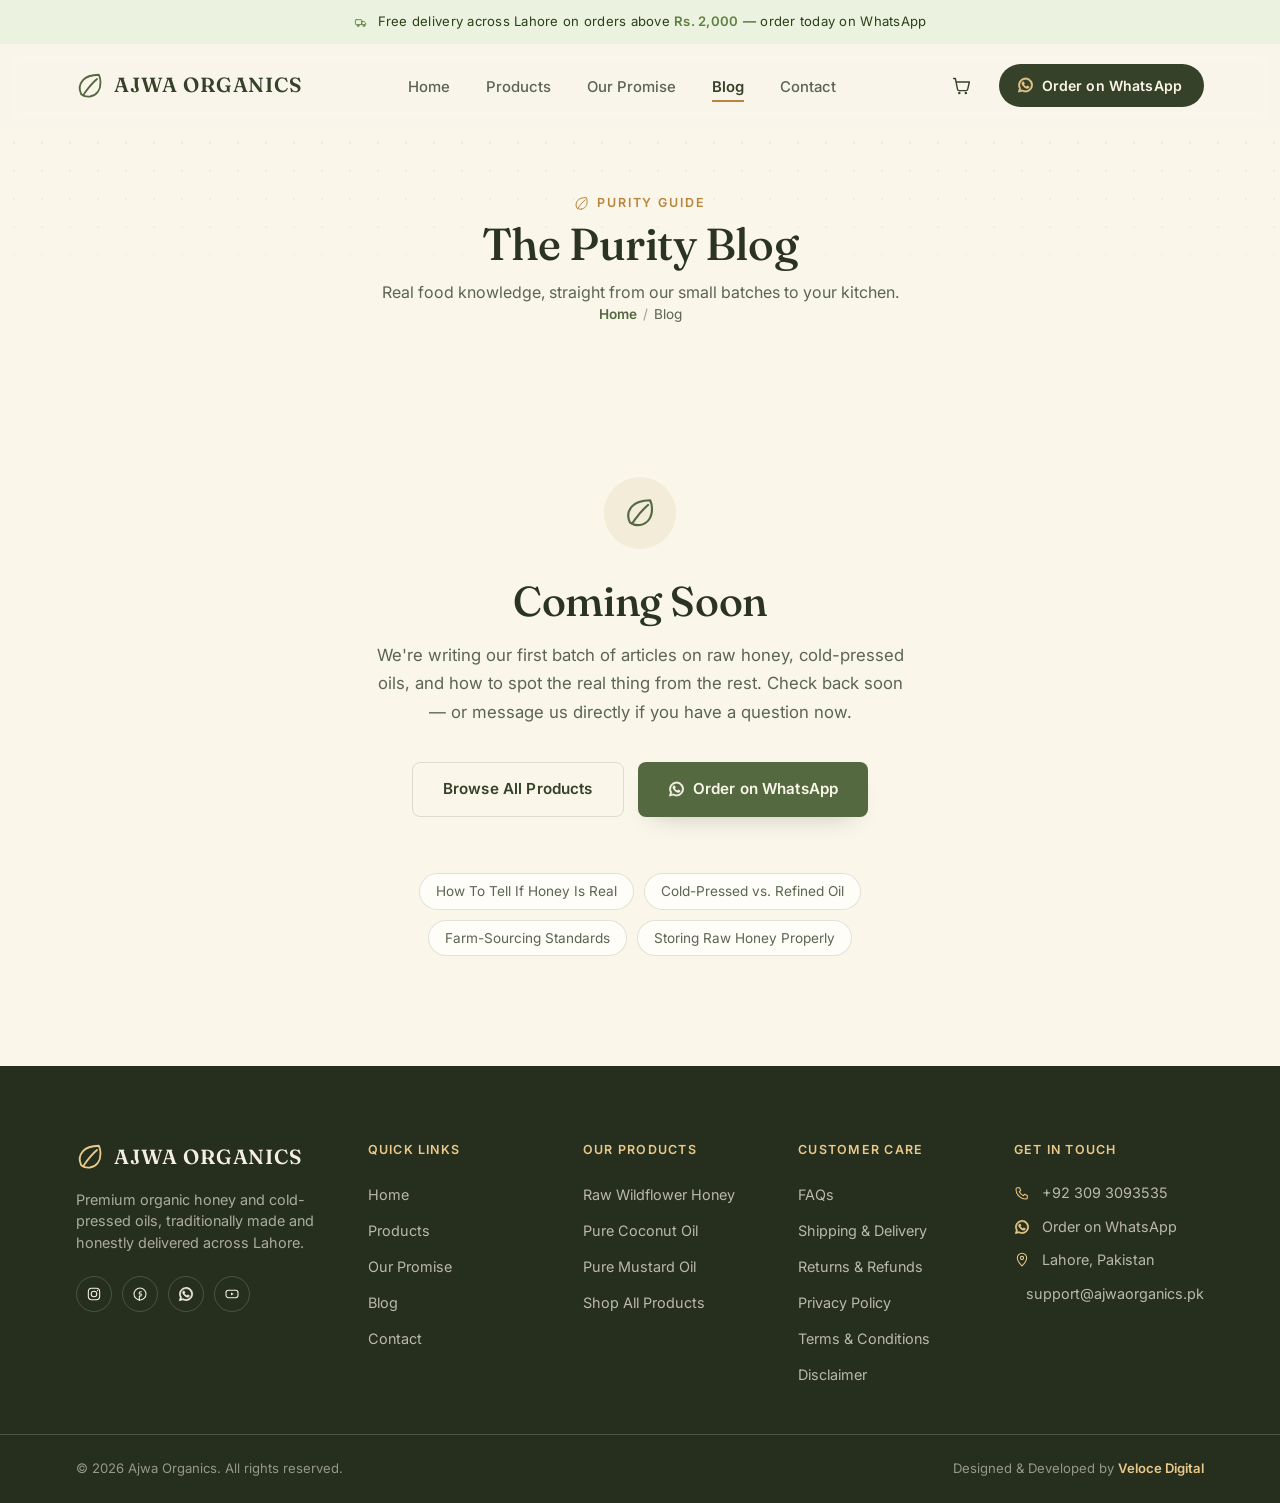
<file: blog.html>
<!DOCTYPE html>
<!-- AJWA ORGANICS — Purity Blog page. Header/footer/nav are kept identical to index.html on purpose — see the build notes there. -->
<html lang="en" dir="ltr">
<head>
  <meta charset="UTF-8">
  <meta name="viewport" content="width=device-width, initial-scale=1.0">
  <title>Purity Blog — Ajwa Organics</title>
  <meta name="description" content="Honest, practical reading on raw honey, cold-pressed oils, and what real organic food should look like. New articles coming soon.">
  <meta name="robots" content="index, follow">
  <meta name="theme-color" content="#54693F">
  <link rel="canonical" href="https://ajwaorganics.pk/blog.html">

  <!-- Open Graph / Facebook -->
  <meta property="og:type" content="website">
  <meta property="og:url" content="https://ajwaorganics.pk/blog.html">
  <meta property="og:site_name" content="Ajwa Organics">
  <meta property="og:locale" content="en_PK">
  <meta property="og:title" content="Purity Blog — Ajwa Organics">
  <meta property="og:description" content="Honest, practical reading on raw honey, cold-pressed oils, and what real organic food should look like. New articles coming soon.">
  <meta property="og:image" content="https://ajwaorganics.pk/assets/og-image.jpg">

  <!-- Twitter -->
  <meta name="twitter:card" content="summary_large_image">
  <meta name="twitter:title" content="Purity Blog — Ajwa Organics">
  <meta name="twitter:description" content="Honest, practical reading on raw honey, cold-pressed oils, and what real organic food should look like. New articles coming soon.">
  <meta name="twitter:image" content="https://ajwaorganics.pk/assets/og-image.jpg">

  <link rel="icon" href="data:image/svg+xml,%3Csvg xmlns='http://www.w3.org/2000/svg' viewBox='0 0 24 24'%3E%3Cpath fill='%2354693F' d='M12 2C8 3 4 6 3.2 11c-.8 5 2.3 9.6 7 10.8C9 17 9.6 11.4 13 7.4c2-2.3 5-3.6 7.8-3.6C19 1.8 15.4 1.2 12 2Z'/%3E%3C/svg%3E">

  <link rel="preconnect" href="https://fonts.googleapis.com">
  <link rel="preconnect" href="https://fonts.gstatic.com" crossorigin>
  <!-- Noto Nastaliq Urdu is loaded site-wide now (small + cached
       once visited) so it's already warm whenever the bilingual
       blog ships — see style.css section 14 / .urdu-content. -->
  <link href="https://fonts.googleapis.com/css2?family=Fraunces:ital,opsz,wght@0,9..144,300;0,9..144,400;0,9..144,500;0,9..144,600;0,9..144,700;1,9..144,400;1,9..144,500&family=Inter:wght@400;500;600;700&family=Noto+Nastaliq+Urdu:wght@400;500;600;700&display=swap" rel="stylesheet">

  <link rel="stylesheet" href="assets/css/style.css">
</head>
<body>

<a href="#main" class="skip-link">Skip to content</a>

<!-- ============================================================
     ICON SPRITE
============================================================ -->
<svg style="display:none" aria-hidden="true">
  <symbol id="icon-leaf" viewBox="0 0 24 24" fill="none" stroke="currentColor" stroke-width="1.6" stroke-linecap="round" stroke-linejoin="round">
    <path d="M12 21c6-1 9-6 9-12 0-2.8-.6-5-1.4-6.6C12.8 2.6 8.6 4 6 7c-3 3.4-3.5 8-1.6 12C7 21 9.6 21.3 12 21Z"/>
    <path d="M6 20c3-4 6-9 12-14"/>
  </symbol>

  <symbol id="icon-menu" viewBox="0 0 24 24" fill="none" stroke="currentColor" stroke-width="1.8" stroke-linecap="round">
    <line x1="4" y1="7" x2="20" y2="7"/><line x1="4" y1="12" x2="20" y2="12"/><line x1="4" y1="17" x2="20" y2="17"/>
  </symbol>
  <symbol id="icon-close" viewBox="0 0 24 24" fill="none" stroke="currentColor" stroke-width="1.8" stroke-linecap="round">
    <line x1="5" y1="5" x2="19" y2="19"/><line x1="19" y1="5" x2="5" y2="19"/>
  </symbol>

  <symbol id="icon-cart" viewBox="0 0 24 24" fill="none" stroke="currentColor" stroke-width="1.6" stroke-linecap="round" stroke-linejoin="round">
    <path d="M3 4h2l2.4 12.2a2 2 0 0 0 2 1.6h7.7a2 2 0 0 0 2-1.6L21 8H6"/>
    <circle cx="9.5" cy="20.5" r="1.4" fill="currentColor" stroke="none"/>
    <circle cx="17" cy="20.5" r="1.4" fill="currentColor" stroke="none"/>
  </symbol>

  <symbol id="icon-arrow" viewBox="0 0 24 24" fill="none" stroke="currentColor" stroke-width="1.8" stroke-linecap="round" stroke-linejoin="round">
    <line x1="4" y1="12" x2="19" y2="12"/><polyline points="13 6 19 12 13 18"/>
  </symbol>

  <symbol id="icon-whatsapp" viewBox="0 0 24 24" fill="currentColor">
    <path d="M12.04 2.2c-5.46 0-9.9 4.43-9.9 9.9 0 1.75.46 3.39 1.26 4.81L2 22l5.25-1.37a9.86 9.86 0 0 0 4.79 1.22h.01c5.46 0 9.9-4.43 9.9-9.9 0-2.64-1.03-5.13-2.9-7-1.87-1.87-4.36-2.9-7.01-2.9Zm0 18.1h-.01a8.2 8.2 0 0 1-4.18-1.15l-.3-.18-3.12.82.83-3.04-.2-.31a8.18 8.18 0 0 1-1.26-4.34c0-4.53 3.69-8.21 8.23-8.21 2.2 0 4.26.86 5.82 2.41a8.16 8.16 0 0 1 2.41 5.81c0 4.54-3.69 8.19-8.22 8.19Zm4.5-6.15c-.25-.12-1.46-.72-1.69-.8-.23-.08-.39-.12-.56.12-.16.25-.64.8-.78.97-.15.16-.29.18-.54.06-.25-.12-1.04-.38-1.99-1.22-.74-.65-1.23-1.46-1.38-1.71-.14-.25-.02-.38.11-.5.11-.11.25-.29.37-.43.12-.15.16-.25.25-.41.08-.17.04-.31-.02-.43-.06-.12-.56-1.34-.76-1.84-.2-.48-.41-.42-.56-.43h-.48c-.16 0-.43.06-.66.31-.22.25-.86.84-.86 2.04 0 1.21.88 2.37 1 2.53.12.16 1.73 2.64 4.2 3.7.59.25 1.04.4 1.4.51.59.19 1.12.16 1.55.1.47-.07 1.46-.6 1.66-1.18.21-.58.21-1.07.15-1.18-.06-.1-.23-.16-.48-.28Z"/>
  </symbol>

  <symbol id="icon-honeycomb" viewBox="0 0 24 24" fill="none" stroke="currentColor" stroke-width="1.5" stroke-linejoin="round">
    <path d="M12 3 19 7.5v9L12 21 5 16.5v-9Z"/>
    <path d="M12 3v6M19 7.5l-7 4.5M5 7.5l7 4.5M12 21v-6M5 16.5l7-4.5M19 16.5l-7-4.5"/>
  </symbol>
  <symbol id="icon-press" viewBox="0 0 24 24" fill="none" stroke="currentColor" stroke-width="1.5" stroke-linecap="round" stroke-linejoin="round">
    <line x1="12" y1="3" x2="12" y2="9"/>
    <line x1="6" y1="9" x2="18" y2="9"/>
    <rect x="5" y="13" width="14" height="5" rx="1.4"/>
    <circle cx="12" cy="21" r="1" fill="currentColor" stroke="none"/>
  </symbol>
  <symbol id="icon-truck" viewBox="0 0 24 24" fill="none" stroke="currentColor" stroke-width="1.5" stroke-linecap="round" stroke-linejoin="round">
    <rect x="2.5" y="8" width="11" height="8.5" rx="1.2"/>
    <path d="M13.5 11h3.7L20 13.7v2.8h-6.5z"/>
    <circle cx="7" cy="18.3" r="1.6"/>
    <circle cx="17" cy="18.3" r="1.6"/>
  </symbol>
  <symbol id="icon-chat" viewBox="0 0 24 24" fill="none" stroke="currentColor" stroke-width="1.5" stroke-linecap="round" stroke-linejoin="round">
    <path d="M4 5h16v10.5H9.5L5.5 19v-3.5H4Z"/>
    <line x1="8" y1="9" x2="16" y2="9"/>
    <line x1="8" y1="12" x2="13" y2="12"/>
  </symbol>
  <symbol id="icon-check-shield" viewBox="0 0 24 24" fill="none" stroke="currentColor" stroke-width="1.5" stroke-linecap="round" stroke-linejoin="round">
    <path d="M12 3 5 5.5v6c0 4.6 3 7.8 7 9 4-1.2 7-4.4 7-9v-6Z"/>
    <path d="m9 12 2.2 2.2L15.5 9.5"/>
  </symbol>
  <symbol id="icon-droplet" viewBox="0 0 24 24" fill="none" stroke="currentColor" stroke-width="1.5" stroke-linecap="round" stroke-linejoin="round">
    <path d="M12 3c3 4 6 7.6 6 11a6 6 0 1 1-12 0c0-3.4 3-7 6-11Z"/>
  </symbol>

  <symbol id="icon-honey-jar" viewBox="0 0 160 200" fill="none">
    <ellipse cx="33" cy="158" rx="17" ry="6.5" fill="currentColor" opacity=".14"/>
    <rect x="48" y="34" width="62" height="18" rx="7" stroke="currentColor" stroke-width="3"/>
    <rect x="56" y="50" width="46" height="22" rx="6" stroke="currentColor" stroke-width="3"/>
    <path d="M40 72h80c4 0 7 3 7 7v82c0 9-7 16-16 16H49c-9 0-16-7-16-16V79c0-4 3-7 7-7Z" stroke="currentColor" stroke-width="3"/>
    <path d="M28 138c10-7 18-7 26 0M106 138c10-7 18-7 26 0" stroke="currentColor" stroke-width="2.4" stroke-linecap="round"/>
    <path d="M126 96 L141 70" stroke="currentColor" stroke-width="3" stroke-linecap="round"/>
    <ellipse cx="143" cy="65" rx="7" ry="11" transform="rotate(28 143 65)" stroke="currentColor" stroke-width="2.6"/>
    <circle cx="123" cy="100" r="3.4" fill="currentColor"/>
    <g stroke="currentColor" stroke-width="2.4" stroke-linecap="round">
      <path d="M20 150v22"/>
      <circle cx="14" cy="146" r="6"/>
      <circle cx="26" cy="146" r="6"/>
      <circle cx="20" cy="138" r="6"/>
      <circle cx="20" cy="154" r="6"/>
    </g>
    <circle cx="20" cy="147" r="3.2" fill="currentColor"/>
  </symbol>

  <symbol id="icon-coconut-oil" viewBox="0 0 160 200" fill="none">
    <ellipse cx="115" cy="172" rx="22" ry="6" fill="currentColor" opacity=".14"/>
    <circle cx="46" cy="128" r="40" stroke="currentColor" stroke-width="3"/>
    <circle cx="46" cy="128" r="27" stroke="currentColor" stroke-width="2.4" stroke-dasharray="3 5"/>
    <g stroke="currentColor" stroke-width="2" stroke-linecap="round">
      <line x1="46" y1="88" x2="46" y2="80"/>
      <line x1="76" y1="106" x2="83" y2="100"/>
      <line x1="86" y1="128" x2="94" y2="128"/>
      <line x1="76" y1="150" x2="83" y2="156"/>
      <line x1="46" y1="168" x2="46" y2="176"/>
      <line x1="16" y1="150" x2="9" y2="156"/>
      <line x1="6" y1="128" x2="-2" y2="128"/>
      <line x1="16" y1="106" x2="9" y2="100"/>
    </g>
    <rect x="98" y="86" width="40" height="78" rx="9" stroke="currentColor" stroke-width="3"/>
    <rect x="110" y="68" width="16" height="20" rx="4" stroke="currentColor" stroke-width="3"/>
    <ellipse cx="118" cy="64" rx="10" ry="6" stroke="currentColor" stroke-width="2.6"/>
    <path d="M104 140c8-5 22-5 30 0" stroke="currentColor" stroke-width="2.2" stroke-linecap="round"/>
    <path d="M126 64c4-14 16-22 28-24" stroke="currentColor" stroke-width="2.2" stroke-linecap="round"/>
  </symbol>

  <symbol id="icon-mustard-oil" viewBox="0 0 160 200" fill="none">
    <ellipse cx="40" cy="176" rx="34" ry="7" fill="currentColor" opacity=".14"/>
    <path d="M8 152c0 16 14 26 34 26s34-10 34-26" stroke="currentColor" stroke-width="3" stroke-linecap="round"/>
    <ellipse cx="42" cy="150" rx="34" ry="11" stroke="currentColor" stroke-width="3"/>
    <g fill="currentColor">
      <circle cx="24" cy="148" r="2.6"/><circle cx="34" cy="153" r="2.6"/><circle cx="44" cy="147" r="2.6"/>
      <circle cx="54" cy="152" r="2.6"/><circle cx="62" cy="146" r="2.6"/><circle cx="30" cy="144" r="2.6"/>
      <circle cx="50" cy="144" r="2.6"/>
    </g>
    <rect x="92" y="64" width="44" height="92" rx="10" stroke="currentColor" stroke-width="3"/>
    <rect x="105" y="44" width="18" height="22" rx="4" stroke="currentColor" stroke-width="3"/>
    <ellipse cx="114" cy="40" rx="11" ry="6" stroke="currentColor" stroke-width="2.6"/>
    <path d="M98 122c10-6 26-6 36 0" stroke="currentColor" stroke-width="2.2" stroke-linecap="round"/>
    <path d="M114 44c0-16-6-28-16-36" stroke="currentColor" stroke-width="2.2" stroke-linecap="round"/>
    <g stroke="currentColor" stroke-width="2" stroke-linecap="round">
      <circle cx="96" cy="4" r="3.6"/><circle cx="86" cy="10" r="3.6"/><circle cx="106" cy="10" r="3.6"/>
      <circle cx="80" cy="20" r="3.6"/><circle cx="100" cy="22" r="3.6"/>
    </g>
  </symbol>

  <symbol id="icon-ig" viewBox="0 0 24 24" fill="none" stroke="currentColor" stroke-width="1.6" stroke-linecap="round" stroke-linejoin="round">
    <rect x="3.5" y="3.5" width="17" height="17" rx="5"/>
    <circle cx="12" cy="12" r="4.2"/>
    <circle cx="17.3" cy="6.7" r="1" fill="currentColor" stroke="none"/>
  </symbol>
  <symbol id="icon-fb" viewBox="0 0 24 24" fill="none" stroke="currentColor" stroke-width="1.6" stroke-linecap="round" stroke-linejoin="round">
    <circle cx="12" cy="12" r="9"/>
    <path d="M14 8.5h-1.6c-1 0-1.4.5-1.4 1.5V12h3l-.4 3h-2.6v6.7"/>
  </symbol>
  <symbol id="icon-yt" viewBox="0 0 24 24" fill="none" stroke="currentColor" stroke-width="1.6" stroke-linecap="round" stroke-linejoin="round">
    <rect x="3" y="6.5" width="18" height="11" rx="3.5"/>
    <path d="M10.5 9.7 14.7 12l-4.2 2.3z" fill="currentColor" stroke="none"/>
  </symbol>
  <symbol id="icon-pin" viewBox="0 0 24 24" fill="none" stroke="currentColor" stroke-width="1.6" stroke-linecap="round" stroke-linejoin="round">
    <path d="M12 21s7-7.2 7-12a7 7 0 1 0-14 0c0 4.8 7 12 7 12Z"/>
    <circle cx="12" cy="9" r="2.4"/>
  </symbol>
  <symbol id="icon-phone" viewBox="0 0 24 24" fill="none" stroke="currentColor" stroke-width="1.6" stroke-linecap="round" stroke-linejoin="round">
    <path d="M5 4h3.4l1.6 4.4-2 1.6a13 13 0 0 0 6 6l1.6-2 4.4 1.6V19c0 1.1-.9 2-2.4 2C9.6 21 3 14.4 3 6.4 3 4.9 3.9 4 5 4Z"/>
  </symbol>
  <symbol id="icon-mail" viewBox="0 0 24 24" fill="none" stroke="currentColor" stroke-width="1.6" stroke-linecap="round" stroke-linejoin="round">
    <rect x="3" y="5.5" width="18" height="13" rx="2.4"/>
    <path d="m4 7 8 6 8-6"/>
  </symbol>
</svg>

<!-- ============================================================
     ANNOUNCEMENT BAR
============================================================ -->
<div class="announcement">
  <div class="container">
    <svg class="icon" aria-hidden="true"><use href="#icon-truck"></use></svg>
    <span>Free delivery across Lahore on orders above <strong>Rs. 2,000</strong> — order today on WhatsApp</span>
  </div>
</div>

<!-- ============================================================
     HEADER
============================================================ -->
<header class="site-header" id="site-header">
  <div class="container">
    <a href="index.html" class="brand">
      <svg class="icon" aria-hidden="true"><use href="#icon-leaf"></use></svg>
      <span class="brand-word">Ajwa Organics</span>
    </a>

    <nav class="main-nav" aria-label="Primary">
      <ul>
        <li><a href="index.html">Home</a></li>
        <li><a href="products.html">Products</a></li>
        <li><a href="index.html#promise">Our Promise</a></li>
        <li class="is-active"><a href="blog.html">Blog</a></li>
        <li><a href="contact.html">Contact</a></li>
      </ul>
    </nav>

    <div class="header-actions">
      <a href="checkout.html" class="icon-btn" aria-label="View cart and checkout">
        <svg class="icon" aria-hidden="true"><use href="#icon-cart"></use></svg>
        <span class="cart-badge" id="cart-badge" hidden>0</span>
      </a>
      <a href="https://wa.me/923093093535?text=Hi%2C%20I%27d%20like%20to%20know%20more%20about%20your%20products." class="btn btn--whatsapp" target="_blank" rel="noopener">
        <svg class="icon" aria-hidden="true"><use href="#icon-whatsapp"></use></svg>
        <span class="wa-full">Order on WhatsApp</span>
        <span class="wa-short">Order</span>
      </a>
      <button class="nav-toggle" id="nav-toggle" aria-label="Toggle menu" aria-expanded="false" aria-controls="mobile-nav">
        <svg class="icon icon-menu" aria-hidden="true"><use href="#icon-menu"></use></svg>
        <svg class="icon icon-close" aria-hidden="true"><use href="#icon-close"></use></svg>
      </button>
    </div>
  </div>
</header>

<nav class="mobile-nav" id="mobile-nav" aria-label="Mobile">
  <ul>
    <li><a href="index.html">Home</a></li>
    <li><a href="products.html">Products</a></li>
    <li><a href="index.html#promise">Our Promise</a></li>
    <li><a href="blog.html">Blog</a></li>
    <li><a href="contact.html">Contact</a></li>
  </ul>
  <a href="https://wa.me/923093093535?text=Hi%2C%20I%27d%20like%20to%20know%20more%20about%20your%20products." class="btn btn--primary btn--block" target="_blank" rel="noopener">
    <svg class="icon" aria-hidden="true"><use href="#icon-whatsapp"></use></svg>
    Order on WhatsApp
  </a>
</nav>

<main id="main">

  <!-- ============================================================
       PAGE BANNER
  ============================================================ -->
  <section class="page-banner">
    <div class="container reveal">
      <p class="eyebrow">
        <svg class="icon" aria-hidden="true"><use href="#icon-leaf"></use></svg>
        Purity Guide
      </p>
      <h1>The Purity Blog</h1>
      <p>Real food knowledge, straight from our small batches to your kitchen.</p>
      <p class="page-banner-crumb">
        <a href="index.html">Home</a><span>/</span>Blog
      </p>
    </div>
  </section>

  <!-- ============================================================
       COMING SOON
  ============================================================ -->
  <section class="coming-soon section--tight">
    <div class="container reveal">
      <div class="coming-soon-icon">
        <svg class="icon" aria-hidden="true"><use href="#icon-leaf"></use></svg>
      </div>
      <h1>Coming Soon</h1>
      <p class="coming-soon-lede">We're writing our first batch of articles on raw honey, cold-pressed oils, and how to spot the real thing from the rest. Check back soon — or message us directly if you have a question now.</p>
      <div class="coming-soon-actions">
        <a href="products.html" class="btn btn--outline">Browse All Products</a>
        <a href="checkout.html" class="btn btn--primary">
          <svg class="icon" aria-hidden="true"><use href="#icon-whatsapp"></use></svg>
          Order on WhatsApp
        </a>
      </div>
      <div class="coming-soon-topics">
        <span>How To Tell If Honey Is Real</span>
        <span>Cold-Pressed vs. Refined Oil</span>
        <span>Farm-Sourcing Standards</span>
        <span>Storing Raw Honey Properly</span>
      </div>
    </div>
  </section>

</main>

<!-- ============================================================
     FOOTER
============================================================ -->
<footer class="site-footer" id="contact">
  <div class="footer-top container">
    <div class="footer-grid">

      <div class="footer-brand">
        <a href="index.html" class="brand">
          <svg class="icon" aria-hidden="true"><use href="#icon-leaf"></use></svg>
          <span class="brand-word">Ajwa Organics</span>
        </a>
        <p>Premium organic honey and cold-pressed oils, traditionally made and honestly delivered across Lahore.</p>
        <div class="social-row">
          <a href="#" class="social-link" aria-label="Instagram"><svg class="icon" aria-hidden="true"><use href="#icon-ig"></use></svg></a>
          <a href="#" class="social-link" aria-label="Facebook"><svg class="icon" aria-hidden="true"><use href="#icon-fb"></use></svg></a>
          <a href="https://wa.me/923093093535" class="social-link" aria-label="WhatsApp" target="_blank" rel="noopener"><svg class="icon" aria-hidden="true"><use href="#icon-whatsapp"></use></svg></a>
          <a href="#" class="social-link" aria-label="YouTube"><svg class="icon" aria-hidden="true"><use href="#icon-yt"></use></svg></a>
        </div>
      </div>

      <div class="footer-col">
        <h4>Quick Links</h4>
        <ul>
          <li><a href="index.html">Home</a></li>
          <li><a href="products.html">Products</a></li>
          <li><a href="index.html#promise">Our Promise</a></li>
          <li><a href="blog.html">Blog</a></li>
          <li><a href="contact.html">Contact</a></li>
        </ul>
      </div>

      <div class="footer-col">
        <h4>Our Products</h4>
        <ul>
          <li><a href="products.html">Raw Wildflower Honey</a></li>
          <li><a href="products.html">Pure Coconut Oil</a></li>
          <li><a href="products.html">Pure Mustard Oil</a></li>
          <li><a href="products.html">Shop All Products</a></li>
        </ul>
      </div>

      <div class="footer-col">
        <h4>Customer Care</h4>
        <ul>
          <li><a href="#">FAQs</a></li>
          <li><a href="shipping-delivery.html">Shipping &amp; Delivery</a></li>
          <li><a href="returns-refunds.html">Returns &amp; Refunds</a></li>
          <li><a href="privacy-policy.html">Privacy Policy</a></li>
          <li><a href="terms-conditions.html">Terms &amp; Conditions</a></li>
          <li><a href="disclaimer.html">Disclaimer</a></li>
        </ul>
      </div>

      <div class="footer-col">
        <h4>Get In Touch</h4>
        <ul class="footer-contact">
          <li><svg class="icon" aria-hidden="true"><use href="#icon-phone"></use></svg><a href="tel:+923093093535">+92 309 3093535</a></li>
          <li><svg class="icon" aria-hidden="true"><use href="#icon-whatsapp"></use></svg><a href="https://wa.me/923093093535" target="_blank" rel="noopener">Order on WhatsApp</a></li>
          <li><svg class="icon" aria-hidden="true"><use href="#icon-pin"></use></svg><span>Lahore, Pakistan</span></li>
          <li><svg class="icon" aria-hidden="true"><use href="#icon-mail"></use></svg><a href="mailto:support@ajwaorganics.pk">support@ajwaorganics.pk</a></li>
        </ul>
      </div>

    </div>
  </div>

  <div class="footer-bottom">
    <div class="container">
      <span>&copy; <span id="year">2026</span> Ajwa Organics. All rights reserved.</span>
      <span>Designed &amp; Developed by <a href="https://velocedigital.co/" target="_blank" rel="noopener nofollow">Veloce Digital</a></span>
    </div>
  </div>
</footer>
<script type="module" src="assets/js/script.js"></script>

</body>
</html>
</file>
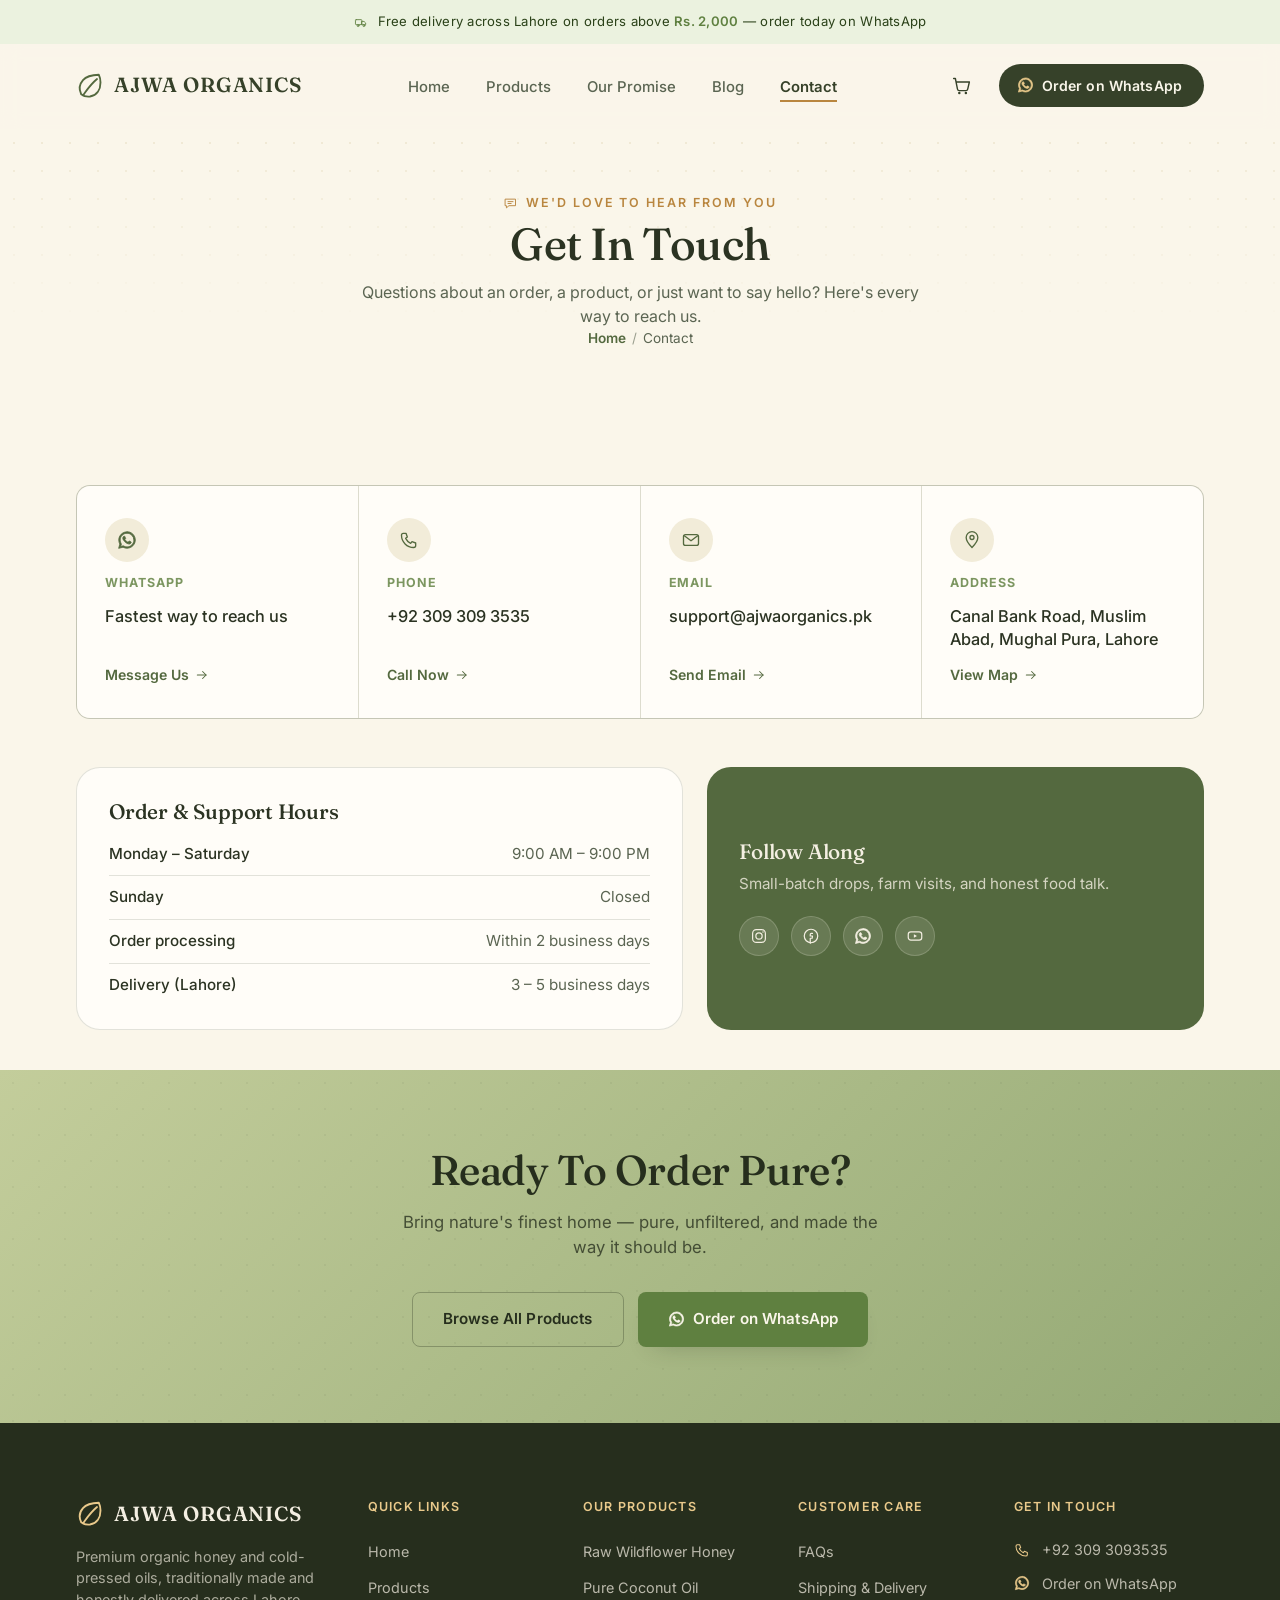
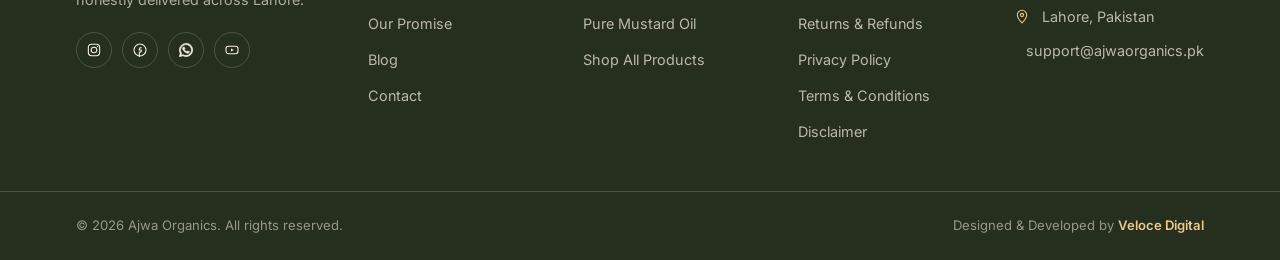
<file: contact.html>
<!DOCTYPE html>
<!-- AJWA ORGANICS — Contact Us page. Header/footer/nav are kept identical to index.html on purpose — see the build notes there. -->
<html lang="en" dir="ltr">
<head>
  <meta charset="UTF-8">
  <meta name="viewport" content="width=device-width, initial-scale=1.0">
  <title>Contact Us — Ajwa Organics</title>
  <meta name="description" content="Reach Ajwa Organics by phone, WhatsApp, or email — or find our address in Mughal Pura, Lahore.">
  <meta name="robots" content="index, follow">
  <meta name="theme-color" content="#54693F">
  <link rel="canonical" href="https://ajwaorganics.pk/contact.html">

  <!-- Open Graph / Facebook -->
  <meta property="og:type" content="website">
  <meta property="og:url" content="https://ajwaorganics.pk/contact.html">
  <meta property="og:site_name" content="Ajwa Organics">
  <meta property="og:locale" content="en_PK">
  <meta property="og:title" content="Contact Us — Ajwa Organics">
  <meta property="og:description" content="Reach Ajwa Organics by phone, WhatsApp, or email — or find our address in Mughal Pura, Lahore.">
  <meta property="og:image" content="https://ajwaorganics.pk/assets/og-image.jpg">

  <!-- Twitter -->
  <meta name="twitter:card" content="summary_large_image">
  <meta name="twitter:title" content="Contact Us — Ajwa Organics">
  <meta name="twitter:description" content="Reach Ajwa Organics by phone, WhatsApp, or email — or find our address in Mughal Pura, Lahore.">
  <meta name="twitter:image" content="https://ajwaorganics.pk/assets/og-image.jpg">

  <link rel="icon" href="data:image/svg+xml,%3Csvg xmlns='http://www.w3.org/2000/svg' viewBox='0 0 24 24'%3E%3Cpath fill='%2354693F' d='M12 2C8 3 4 6 3.2 11c-.8 5 2.3 9.6 7 10.8C9 17 9.6 11.4 13 7.4c2-2.3 5-3.6 7.8-3.6C19 1.8 15.4 1.2 12 2Z'/%3E%3C/svg%3E">

  <link rel="preconnect" href="https://fonts.googleapis.com">
  <link rel="preconnect" href="https://fonts.gstatic.com" crossorigin>
  <!-- Noto Nastaliq Urdu is loaded site-wide now (small + cached
       once visited) so it's already warm whenever the bilingual
       blog ships — see style.css section 14 / .urdu-content. -->
  <link href="https://fonts.googleapis.com/css2?family=Fraunces:ital,opsz,wght@0,9..144,300;0,9..144,400;0,9..144,500;0,9..144,600;0,9..144,700;1,9..144,400;1,9..144,500&family=Inter:wght@400;500;600;700&family=Noto+Nastaliq+Urdu:wght@400;500;600;700&display=swap" rel="stylesheet">

  <link rel="stylesheet" href="assets/css/style.css">
</head>
<body>

<a href="#main" class="skip-link">Skip to content</a>

<!-- ============================================================
     ICON SPRITE
============================================================ -->
<svg style="display:none" aria-hidden="true">
  <symbol id="icon-leaf" viewBox="0 0 24 24" fill="none" stroke="currentColor" stroke-width="1.6" stroke-linecap="round" stroke-linejoin="round">
    <path d="M12 21c6-1 9-6 9-12 0-2.8-.6-5-1.4-6.6C12.8 2.6 8.6 4 6 7c-3 3.4-3.5 8-1.6 12C7 21 9.6 21.3 12 21Z"/>
    <path d="M6 20c3-4 6-9 12-14"/>
  </symbol>

  <symbol id="icon-menu" viewBox="0 0 24 24" fill="none" stroke="currentColor" stroke-width="1.8" stroke-linecap="round">
    <line x1="4" y1="7" x2="20" y2="7"/><line x1="4" y1="12" x2="20" y2="12"/><line x1="4" y1="17" x2="20" y2="17"/>
  </symbol>
  <symbol id="icon-close" viewBox="0 0 24 24" fill="none" stroke="currentColor" stroke-width="1.8" stroke-linecap="round">
    <line x1="5" y1="5" x2="19" y2="19"/><line x1="19" y1="5" x2="5" y2="19"/>
  </symbol>

  <symbol id="icon-cart" viewBox="0 0 24 24" fill="none" stroke="currentColor" stroke-width="1.6" stroke-linecap="round" stroke-linejoin="round">
    <path d="M3 4h2l2.4 12.2a2 2 0 0 0 2 1.6h7.7a2 2 0 0 0 2-1.6L21 8H6"/>
    <circle cx="9.5" cy="20.5" r="1.4" fill="currentColor" stroke="none"/>
    <circle cx="17" cy="20.5" r="1.4" fill="currentColor" stroke="none"/>
  </symbol>

  <symbol id="icon-arrow" viewBox="0 0 24 24" fill="none" stroke="currentColor" stroke-width="1.8" stroke-linecap="round" stroke-linejoin="round">
    <line x1="4" y1="12" x2="19" y2="12"/><polyline points="13 6 19 12 13 18"/>
  </symbol>

  <symbol id="icon-whatsapp" viewBox="0 0 24 24" fill="currentColor">
    <path d="M12.04 2.2c-5.46 0-9.9 4.43-9.9 9.9 0 1.75.46 3.39 1.26 4.81L2 22l5.25-1.37a9.86 9.86 0 0 0 4.79 1.22h.01c5.46 0 9.9-4.43 9.9-9.9 0-2.64-1.03-5.13-2.9-7-1.87-1.87-4.36-2.9-7.01-2.9Zm0 18.1h-.01a8.2 8.2 0 0 1-4.18-1.15l-.3-.18-3.12.82.83-3.04-.2-.31a8.18 8.18 0 0 1-1.26-4.34c0-4.53 3.69-8.21 8.23-8.21 2.2 0 4.26.86 5.82 2.41a8.16 8.16 0 0 1 2.41 5.81c0 4.54-3.69 8.19-8.22 8.19Zm4.5-6.15c-.25-.12-1.46-.72-1.69-.8-.23-.08-.39-.12-.56.12-.16.25-.64.8-.78.97-.15.16-.29.18-.54.06-.25-.12-1.04-.38-1.99-1.22-.74-.65-1.23-1.46-1.38-1.71-.14-.25-.02-.38.11-.5.11-.11.25-.29.37-.43.12-.15.16-.25.25-.41.08-.17.04-.31-.02-.43-.06-.12-.56-1.34-.76-1.84-.2-.48-.41-.42-.56-.43h-.48c-.16 0-.43.06-.66.31-.22.25-.86.84-.86 2.04 0 1.21.88 2.37 1 2.53.12.16 1.73 2.64 4.2 3.7.59.25 1.04.4 1.4.51.59.19 1.12.16 1.55.1.47-.07 1.46-.6 1.66-1.18.21-.58.21-1.07.15-1.18-.06-.1-.23-.16-.48-.28Z"/>
  </symbol>

  <symbol id="icon-honeycomb" viewBox="0 0 24 24" fill="none" stroke="currentColor" stroke-width="1.5" stroke-linejoin="round">
    <path d="M12 3 19 7.5v9L12 21 5 16.5v-9Z"/>
    <path d="M12 3v6M19 7.5l-7 4.5M5 7.5l7 4.5M12 21v-6M5 16.5l7-4.5M19 16.5l-7-4.5"/>
  </symbol>
  <symbol id="icon-press" viewBox="0 0 24 24" fill="none" stroke="currentColor" stroke-width="1.5" stroke-linecap="round" stroke-linejoin="round">
    <line x1="12" y1="3" x2="12" y2="9"/>
    <line x1="6" y1="9" x2="18" y2="9"/>
    <rect x="5" y="13" width="14" height="5" rx="1.4"/>
    <circle cx="12" cy="21" r="1" fill="currentColor" stroke="none"/>
  </symbol>
  <symbol id="icon-truck" viewBox="0 0 24 24" fill="none" stroke="currentColor" stroke-width="1.5" stroke-linecap="round" stroke-linejoin="round">
    <rect x="2.5" y="8" width="11" height="8.5" rx="1.2"/>
    <path d="M13.5 11h3.7L20 13.7v2.8h-6.5z"/>
    <circle cx="7" cy="18.3" r="1.6"/>
    <circle cx="17" cy="18.3" r="1.6"/>
  </symbol>
  <symbol id="icon-chat" viewBox="0 0 24 24" fill="none" stroke="currentColor" stroke-width="1.5" stroke-linecap="round" stroke-linejoin="round">
    <path d="M4 5h16v10.5H9.5L5.5 19v-3.5H4Z"/>
    <line x1="8" y1="9" x2="16" y2="9"/>
    <line x1="8" y1="12" x2="13" y2="12"/>
  </symbol>
  <symbol id="icon-check-shield" viewBox="0 0 24 24" fill="none" stroke="currentColor" stroke-width="1.5" stroke-linecap="round" stroke-linejoin="round">
    <path d="M12 3 5 5.5v6c0 4.6 3 7.8 7 9 4-1.2 7-4.4 7-9v-6Z"/>
    <path d="m9 12 2.2 2.2L15.5 9.5"/>
  </symbol>
  <symbol id="icon-droplet" viewBox="0 0 24 24" fill="none" stroke="currentColor" stroke-width="1.5" stroke-linecap="round" stroke-linejoin="round">
    <path d="M12 3c3 4 6 7.6 6 11a6 6 0 1 1-12 0c0-3.4 3-7 6-11Z"/>
  </symbol>

  <symbol id="icon-honey-jar" viewBox="0 0 160 200" fill="none">
    <ellipse cx="33" cy="158" rx="17" ry="6.5" fill="currentColor" opacity=".14"/>
    <rect x="48" y="34" width="62" height="18" rx="7" stroke="currentColor" stroke-width="3"/>
    <rect x="56" y="50" width="46" height="22" rx="6" stroke="currentColor" stroke-width="3"/>
    <path d="M40 72h80c4 0 7 3 7 7v82c0 9-7 16-16 16H49c-9 0-16-7-16-16V79c0-4 3-7 7-7Z" stroke="currentColor" stroke-width="3"/>
    <path d="M28 138c10-7 18-7 26 0M106 138c10-7 18-7 26 0" stroke="currentColor" stroke-width="2.4" stroke-linecap="round"/>
    <path d="M126 96 L141 70" stroke="currentColor" stroke-width="3" stroke-linecap="round"/>
    <ellipse cx="143" cy="65" rx="7" ry="11" transform="rotate(28 143 65)" stroke="currentColor" stroke-width="2.6"/>
    <circle cx="123" cy="100" r="3.4" fill="currentColor"/>
    <g stroke="currentColor" stroke-width="2.4" stroke-linecap="round">
      <path d="M20 150v22"/>
      <circle cx="14" cy="146" r="6"/>
      <circle cx="26" cy="146" r="6"/>
      <circle cx="20" cy="138" r="6"/>
      <circle cx="20" cy="154" r="6"/>
    </g>
    <circle cx="20" cy="147" r="3.2" fill="currentColor"/>
  </symbol>

  <symbol id="icon-coconut-oil" viewBox="0 0 160 200" fill="none">
    <ellipse cx="115" cy="172" rx="22" ry="6" fill="currentColor" opacity=".14"/>
    <circle cx="46" cy="128" r="40" stroke="currentColor" stroke-width="3"/>
    <circle cx="46" cy="128" r="27" stroke="currentColor" stroke-width="2.4" stroke-dasharray="3 5"/>
    <g stroke="currentColor" stroke-width="2" stroke-linecap="round">
      <line x1="46" y1="88" x2="46" y2="80"/>
      <line x1="76" y1="106" x2="83" y2="100"/>
      <line x1="86" y1="128" x2="94" y2="128"/>
      <line x1="76" y1="150" x2="83" y2="156"/>
      <line x1="46" y1="168" x2="46" y2="176"/>
      <line x1="16" y1="150" x2="9" y2="156"/>
      <line x1="6" y1="128" x2="-2" y2="128"/>
      <line x1="16" y1="106" x2="9" y2="100"/>
    </g>
    <rect x="98" y="86" width="40" height="78" rx="9" stroke="currentColor" stroke-width="3"/>
    <rect x="110" y="68" width="16" height="20" rx="4" stroke="currentColor" stroke-width="3"/>
    <ellipse cx="118" cy="64" rx="10" ry="6" stroke="currentColor" stroke-width="2.6"/>
    <path d="M104 140c8-5 22-5 30 0" stroke="currentColor" stroke-width="2.2" stroke-linecap="round"/>
    <path d="M126 64c4-14 16-22 28-24" stroke="currentColor" stroke-width="2.2" stroke-linecap="round"/>
  </symbol>

  <symbol id="icon-mustard-oil" viewBox="0 0 160 200" fill="none">
    <ellipse cx="40" cy="176" rx="34" ry="7" fill="currentColor" opacity=".14"/>
    <path d="M8 152c0 16 14 26 34 26s34-10 34-26" stroke="currentColor" stroke-width="3" stroke-linecap="round"/>
    <ellipse cx="42" cy="150" rx="34" ry="11" stroke="currentColor" stroke-width="3"/>
    <g fill="currentColor">
      <circle cx="24" cy="148" r="2.6"/><circle cx="34" cy="153" r="2.6"/><circle cx="44" cy="147" r="2.6"/>
      <circle cx="54" cy="152" r="2.6"/><circle cx="62" cy="146" r="2.6"/><circle cx="30" cy="144" r="2.6"/>
      <circle cx="50" cy="144" r="2.6"/>
    </g>
    <rect x="92" y="64" width="44" height="92" rx="10" stroke="currentColor" stroke-width="3"/>
    <rect x="105" y="44" width="18" height="22" rx="4" stroke="currentColor" stroke-width="3"/>
    <ellipse cx="114" cy="40" rx="11" ry="6" stroke="currentColor" stroke-width="2.6"/>
    <path d="M98 122c10-6 26-6 36 0" stroke="currentColor" stroke-width="2.2" stroke-linecap="round"/>
    <path d="M114 44c0-16-6-28-16-36" stroke="currentColor" stroke-width="2.2" stroke-linecap="round"/>
    <g stroke="currentColor" stroke-width="2" stroke-linecap="round">
      <circle cx="96" cy="4" r="3.6"/><circle cx="86" cy="10" r="3.6"/><circle cx="106" cy="10" r="3.6"/>
      <circle cx="80" cy="20" r="3.6"/><circle cx="100" cy="22" r="3.6"/>
    </g>
  </symbol>

  <symbol id="icon-ig" viewBox="0 0 24 24" fill="none" stroke="currentColor" stroke-width="1.6" stroke-linecap="round" stroke-linejoin="round">
    <rect x="3.5" y="3.5" width="17" height="17" rx="5"/>
    <circle cx="12" cy="12" r="4.2"/>
    <circle cx="17.3" cy="6.7" r="1" fill="currentColor" stroke="none"/>
  </symbol>
  <symbol id="icon-fb" viewBox="0 0 24 24" fill="none" stroke="currentColor" stroke-width="1.6" stroke-linecap="round" stroke-linejoin="round">
    <circle cx="12" cy="12" r="9"/>
    <path d="M14 8.5h-1.6c-1 0-1.4.5-1.4 1.5V12h3l-.4 3h-2.6v6.7"/>
  </symbol>
  <symbol id="icon-yt" viewBox="0 0 24 24" fill="none" stroke="currentColor" stroke-width="1.6" stroke-linecap="round" stroke-linejoin="round">
    <rect x="3" y="6.5" width="18" height="11" rx="3.5"/>
    <path d="M10.5 9.7 14.7 12l-4.2 2.3z" fill="currentColor" stroke="none"/>
  </symbol>
  <symbol id="icon-pin" viewBox="0 0 24 24" fill="none" stroke="currentColor" stroke-width="1.6" stroke-linecap="round" stroke-linejoin="round">
    <path d="M12 21s7-7.2 7-12a7 7 0 1 0-14 0c0 4.8 7 12 7 12Z"/>
    <circle cx="12" cy="9" r="2.4"/>
  </symbol>
  <symbol id="icon-phone" viewBox="0 0 24 24" fill="none" stroke="currentColor" stroke-width="1.6" stroke-linecap="round" stroke-linejoin="round">
    <path d="M5 4h3.4l1.6 4.4-2 1.6a13 13 0 0 0 6 6l1.6-2 4.4 1.6V19c0 1.1-.9 2-2.4 2C9.6 21 3 14.4 3 6.4 3 4.9 3.9 4 5 4Z"/>
  </symbol>
  <symbol id="icon-mail" viewBox="0 0 24 24" fill="none" stroke="currentColor" stroke-width="1.6" stroke-linecap="round" stroke-linejoin="round">
    <rect x="3" y="5.5" width="18" height="13" rx="2.4"/>
    <path d="m4 7 8 6 8-6"/>
  </symbol>
</svg>

<!-- ============================================================
     ANNOUNCEMENT BAR
============================================================ -->
<div class="announcement">
  <div class="container">
    <svg class="icon" aria-hidden="true"><use href="#icon-truck"></use></svg>
    <span>Free delivery across Lahore on orders above <strong>Rs. 2,000</strong> — order today on WhatsApp</span>
  </div>
</div>

<!-- ============================================================
     HEADER
============================================================ -->
<header class="site-header" id="site-header">
  <div class="container">
    <a href="index.html" class="brand">
      <svg class="icon" aria-hidden="true"><use href="#icon-leaf"></use></svg>
      <span class="brand-word">Ajwa Organics</span>
    </a>

    <nav class="main-nav" aria-label="Primary">
      <ul>
        <li><a href="index.html">Home</a></li>
        <li><a href="products.html">Products</a></li>
        <li><a href="index.html#promise">Our Promise</a></li>
        <li><a href="blog.html">Blog</a></li>
        <li class="is-active"><a href="contact.html">Contact</a></li>
      </ul>
    </nav>

    <div class="header-actions">
      <a href="checkout.html" class="icon-btn" aria-label="View cart and checkout">
        <svg class="icon" aria-hidden="true"><use href="#icon-cart"></use></svg>
        <span class="cart-badge" id="cart-badge" hidden>0</span>
      </a>
      <a href="https://wa.me/923093093535?text=Hi%2C%20I%27d%20like%20to%20know%20more%20about%20your%20products." class="btn btn--whatsapp" target="_blank" rel="noopener">
        <svg class="icon" aria-hidden="true"><use href="#icon-whatsapp"></use></svg>
        <span class="wa-full">Order on WhatsApp</span>
        <span class="wa-short">Order</span>
      </a>
      <button class="nav-toggle" id="nav-toggle" aria-label="Toggle menu" aria-expanded="false" aria-controls="mobile-nav">
        <svg class="icon icon-menu" aria-hidden="true"><use href="#icon-menu"></use></svg>
        <svg class="icon icon-close" aria-hidden="true"><use href="#icon-close"></use></svg>
      </button>
    </div>
  </div>
</header>

<nav class="mobile-nav" id="mobile-nav" aria-label="Mobile">
  <ul>
    <li><a href="index.html">Home</a></li>
    <li><a href="products.html">Products</a></li>
    <li><a href="index.html#promise">Our Promise</a></li>
    <li><a href="blog.html">Blog</a></li>
    <li><a href="contact.html">Contact</a></li>
  </ul>
  <a href="https://wa.me/923093093535?text=Hi%2C%20I%27d%20like%20to%20know%20more%20about%20your%20products." class="btn btn--primary btn--block" target="_blank" rel="noopener">
    <svg class="icon" aria-hidden="true"><use href="#icon-whatsapp"></use></svg>
    Order on WhatsApp
  </a>
</nav>

<main id="main">

  <!-- ============================================================
       PAGE BANNER
  ============================================================ -->
  <section class="page-banner">
    <div class="container reveal">
      <p class="eyebrow">
        <svg class="icon" aria-hidden="true"><use href="#icon-chat"></use></svg>
        We'd Love To Hear From You
      </p>
      <h1>Get In Touch</h1>
      <p>Questions about an order, a product, or just want to say hello? Here's every way to reach us.</p>
      <p class="page-banner-crumb">
        <a href="index.html">Home</a><span>/</span>Contact
      </p>
    </div>
  </section>

  <!-- ============================================================
       CONTACT METHODS
  ============================================================ -->
  <section class="contact-section section--tight">
    <div class="container">

      <div class="contact-grid reveal">
        <div class="contact-card">
          <div class="contact-card-icon">
            <svg class="icon" aria-hidden="true"><use href="#icon-whatsapp"></use></svg>
          </div>
          <h3>WhatsApp</h3>
          <p>Fastest way to reach us</p>
          <a href="https://wa.me/923093093535" target="_blank" rel="noopener" class="contact-card-link">
            Message Us <svg class="icon" aria-hidden="true"><use href="#icon-arrow"></use></svg>
          </a>
        </div>

        <div class="contact-card">
          <div class="contact-card-icon">
            <svg class="icon" aria-hidden="true"><use href="#icon-phone"></use></svg>
          </div>
          <h3>Phone</h3>
          <p>+92 309 309 3535</p>
          <a href="tel:+923093093535" class="contact-card-link">
            Call Now <svg class="icon" aria-hidden="true"><use href="#icon-arrow"></use></svg>
          </a>
        </div>

        <div class="contact-card">
          <div class="contact-card-icon">
            <svg class="icon" aria-hidden="true"><use href="#icon-mail"></use></svg>
          </div>
          <h3>Email</h3>
          <p>support@ajwaorganics.pk</p>
          <a href="mailto:support@ajwaorganics.pk" class="contact-card-link">
            Send Email <svg class="icon" aria-hidden="true"><use href="#icon-arrow"></use></svg>
          </a>
        </div>

        <div class="contact-card">
          <div class="contact-card-icon">
            <svg class="icon" aria-hidden="true"><use href="#icon-pin"></use></svg>
          </div>
          <h3>Address</h3>
          <p>Canal Bank Road, Muslim Abad, Mughal Pura, Lahore</p>
          <a href="https://www.google.com/maps/search/?api=1&query=31.567289582366673,74.40758284702837" target="_blank" rel="noopener" class="contact-card-link">
            View Map <svg class="icon" aria-hidden="true"><use href="#icon-arrow"></use></svg>
          </a>
        </div>
      </div>

      <div class="contact-extra reveal">
        <div class="contact-hours">
          <h3>Order &amp; Support Hours</h3>
          <ul>
            <li><span>Monday – Saturday</span><span>9:00 AM – 9:00 PM</span></li>
            <li><span>Sunday</span><span>Closed</span></li>
            <li><span>Order processing</span><span>Within 2 business days</span></li>
            <li><span>Delivery (Lahore)</span><span>3 – 5 business days</span></li>
          </ul>
        </div>

        <div class="contact-social-card">
          <h3>Follow Along</h3>
          <p>Small-batch drops, farm visits, and honest food talk.</p>
          <div class="social-links">
            <a href="#" class="social-link" aria-label="Instagram"><svg class="icon" aria-hidden="true"><use href="#icon-ig"></use></svg></a>
            <a href="#" class="social-link" aria-label="Facebook"><svg class="icon" aria-hidden="true"><use href="#icon-fb"></use></svg></a>
            <a href="https://wa.me/923093093535" class="social-link" aria-label="WhatsApp" target="_blank" rel="noopener"><svg class="icon" aria-hidden="true"><use href="#icon-whatsapp"></use></svg></a>
            <a href="#" class="social-link" aria-label="YouTube"><svg class="icon" aria-hidden="true"><use href="#icon-yt"></use></svg></a>
          </div>
        </div>
      </div>

    </div>
  </section>

  <!-- ============================================================
       FINAL CTA
  ============================================================ -->
  <section class="cta-band" id="order">
    <div class="container reveal">
      <h2>Ready To Order Pure?</h2>
      <p>Bring nature's finest home — pure, unfiltered, and made the way it should be.</p>
      <div class="cta-band-actions">
        <a href="products.html" class="btn btn--outline">Browse All Products</a>
        <a href="checkout.html" class="btn btn--primary">
          <svg class="icon" aria-hidden="true"><use href="#icon-whatsapp"></use></svg>
          Order on WhatsApp
        </a>
      </div>
    </div>
  </section>

</main>

<!-- ============================================================
     FOOTER
============================================================ -->
<footer class="site-footer" id="contact">
  <div class="footer-top container">
    <div class="footer-grid">

      <div class="footer-brand">
        <a href="index.html" class="brand">
          <svg class="icon" aria-hidden="true"><use href="#icon-leaf"></use></svg>
          <span class="brand-word">Ajwa Organics</span>
        </a>
        <p>Premium organic honey and cold-pressed oils, traditionally made and honestly delivered across Lahore.</p>
        <div class="social-row">
          <a href="#" class="social-link" aria-label="Instagram"><svg class="icon" aria-hidden="true"><use href="#icon-ig"></use></svg></a>
          <a href="#" class="social-link" aria-label="Facebook"><svg class="icon" aria-hidden="true"><use href="#icon-fb"></use></svg></a>
          <a href="https://wa.me/923093093535" class="social-link" aria-label="WhatsApp" target="_blank" rel="noopener"><svg class="icon" aria-hidden="true"><use href="#icon-whatsapp"></use></svg></a>
          <a href="#" class="social-link" aria-label="YouTube"><svg class="icon" aria-hidden="true"><use href="#icon-yt"></use></svg></a>
        </div>
      </div>

      <div class="footer-col">
        <h4>Quick Links</h4>
        <ul>
          <li><a href="index.html">Home</a></li>
          <li><a href="products.html">Products</a></li>
          <li><a href="index.html#promise">Our Promise</a></li>
          <li><a href="blog.html">Blog</a></li>
          <li><a href="contact.html">Contact</a></li>
        </ul>
      </div>

      <div class="footer-col">
        <h4>Our Products</h4>
        <ul>
          <li><a href="products.html">Raw Wildflower Honey</a></li>
          <li><a href="products.html">Pure Coconut Oil</a></li>
          <li><a href="products.html">Pure Mustard Oil</a></li>
          <li><a href="products.html">Shop All Products</a></li>
        </ul>
      </div>

      <div class="footer-col">
        <h4>Customer Care</h4>
        <ul>
          <li><a href="#">FAQs</a></li>
          <li><a href="shipping-delivery.html">Shipping &amp; Delivery</a></li>
          <li><a href="returns-refunds.html">Returns &amp; Refunds</a></li>
          <li><a href="privacy-policy.html">Privacy Policy</a></li>
          <li><a href="terms-conditions.html">Terms &amp; Conditions</a></li>
          <li><a href="disclaimer.html">Disclaimer</a></li>
        </ul>
      </div>

      <div class="footer-col">
        <h4>Get In Touch</h4>
        <ul class="footer-contact">
          <li><svg class="icon" aria-hidden="true"><use href="#icon-phone"></use></svg><a href="tel:+923093093535">+92 309 3093535</a></li>
          <li><svg class="icon" aria-hidden="true"><use href="#icon-whatsapp"></use></svg><a href="https://wa.me/923093093535" target="_blank" rel="noopener">Order on WhatsApp</a></li>
          <li><svg class="icon" aria-hidden="true"><use href="#icon-pin"></use></svg><span>Lahore, Pakistan</span></li>
          <li><svg class="icon" aria-hidden="true"><use href="#icon-mail"></use></svg><a href="mailto:support@ajwaorganics.pk">support@ajwaorganics.pk</a></li>
        </ul>
      </div>

    </div>
  </div>

  <div class="footer-bottom">
    <div class="container">
      <span>&copy; <span id="year">2026</span> Ajwa Organics. All rights reserved.</span>
      <span>Designed &amp; Developed by <a href="https://velocedigital.co/" target="_blank" rel="noopener nofollow">Veloce Digital</a></span>
    </div>
  </div>
</footer>
<script type="module" src="assets/js/script.js"></script>

</body>
</html>
</file>
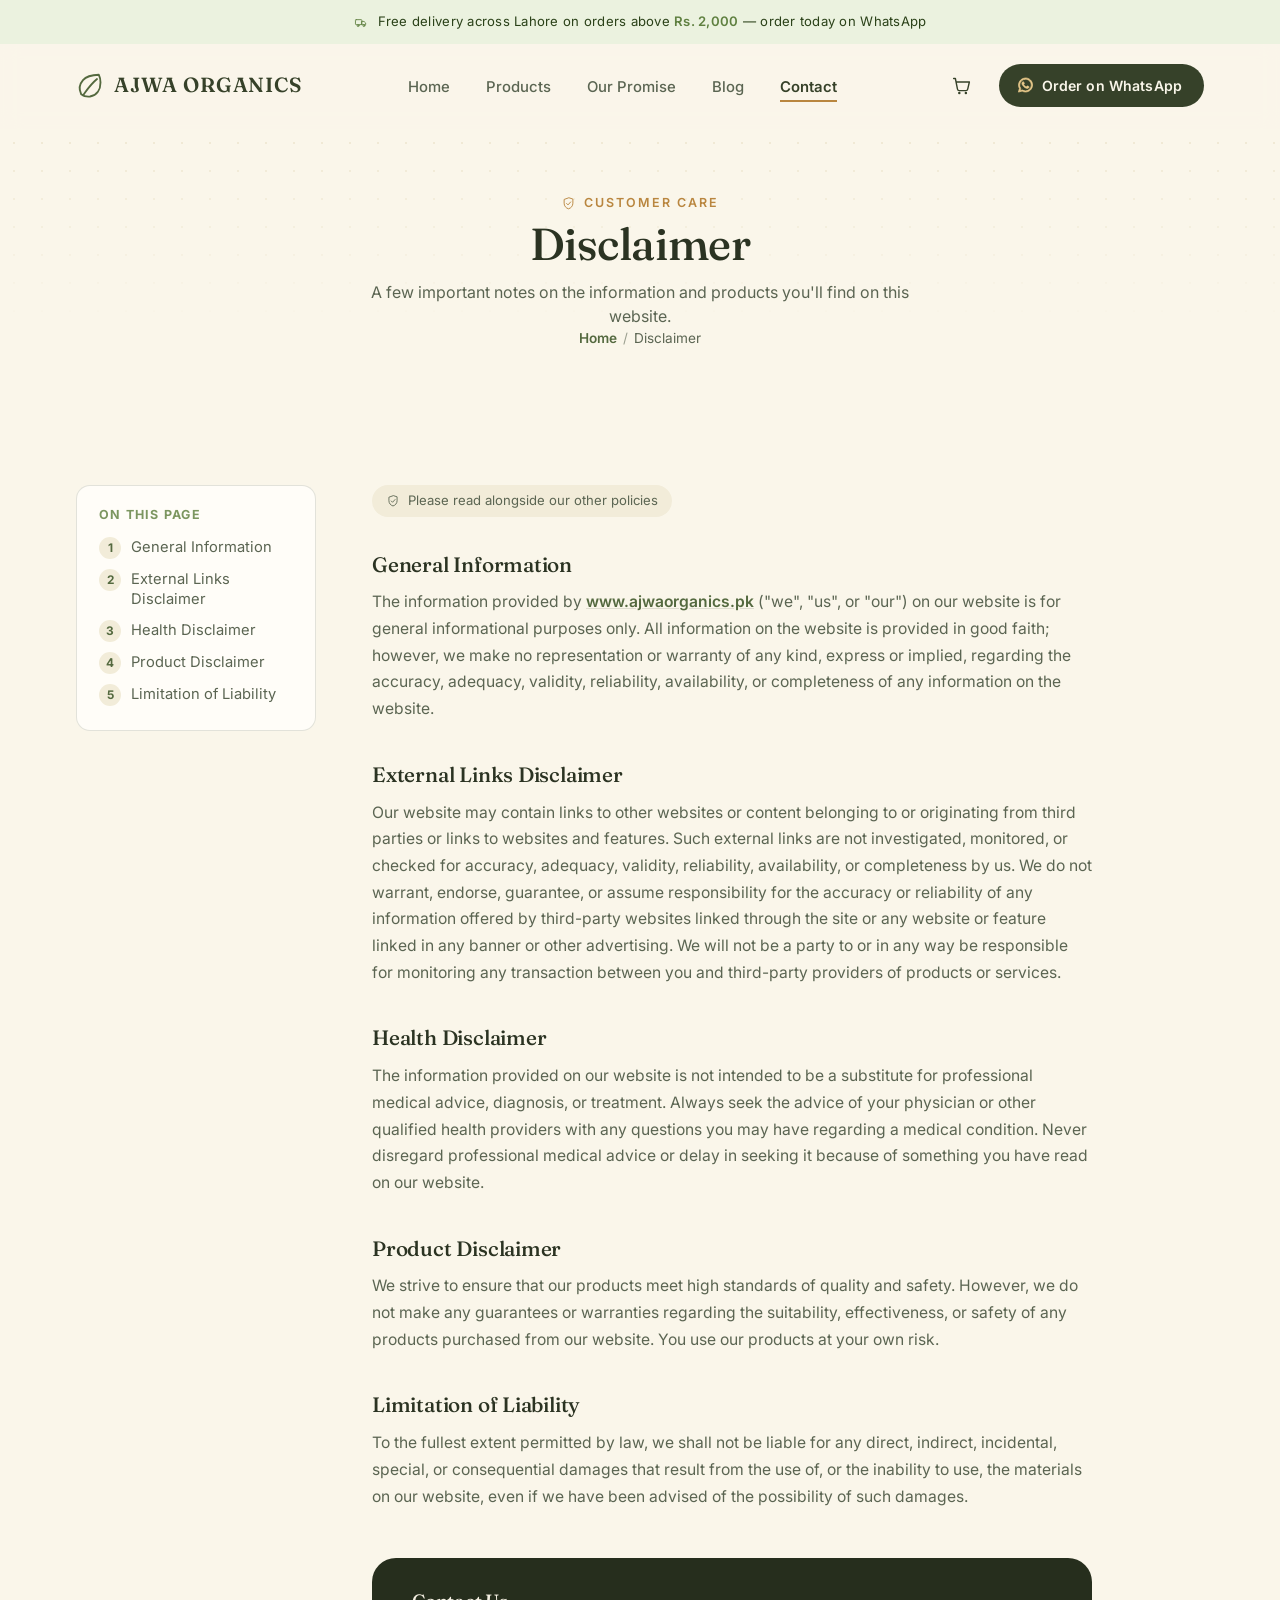
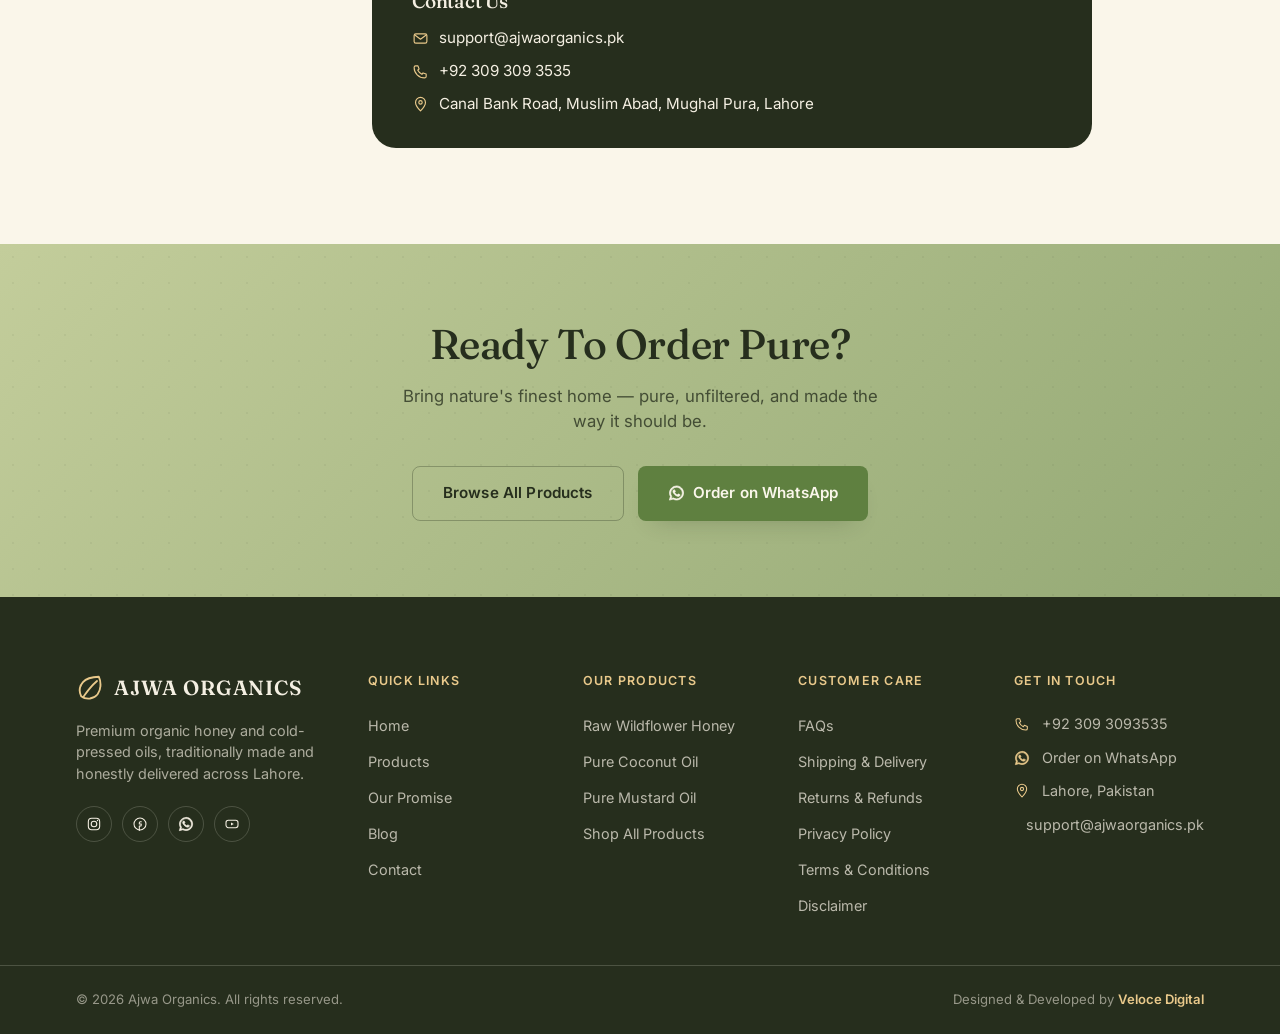
<file: disclaimer.html>
<!DOCTYPE html>
<!-- AJWA ORGANICS — Disclaimer page. Header/footer/nav are kept identical to index.html on purpose — see the build notes there. -->
<html lang="en" dir="ltr">
<head>
  <meta charset="UTF-8">
  <meta name="viewport" content="width=device-width, initial-scale=1.0">
  <title>Disclaimer — Ajwa Organics</title>
  <meta name="description" content="General, health, and product disclaimers covering the information and products on the Ajwa Organics website.">
  <meta name="robots" content="index, follow">
  <meta name="theme-color" content="#54693F">
  <link rel="canonical" href="https://ajwaorganics.pk/disclaimer.html">

  <!-- Open Graph / Facebook -->
  <meta property="og:type" content="website">
  <meta property="og:url" content="https://ajwaorganics.pk/disclaimer.html">
  <meta property="og:site_name" content="Ajwa Organics">
  <meta property="og:locale" content="en_PK">
  <meta property="og:title" content="Disclaimer — Ajwa Organics">
  <meta property="og:description" content="General, health, and product disclaimers covering the information and products on the Ajwa Organics website.">
  <meta property="og:image" content="https://ajwaorganics.pk/assets/og-image.jpg">

  <!-- Twitter -->
  <meta name="twitter:card" content="summary_large_image">
  <meta name="twitter:title" content="Disclaimer — Ajwa Organics">
  <meta name="twitter:description" content="General, health, and product disclaimers covering the information and products on the Ajwa Organics website.">
  <meta name="twitter:image" content="https://ajwaorganics.pk/assets/og-image.jpg">

  <link rel="icon" href="data:image/svg+xml,%3Csvg xmlns='http://www.w3.org/2000/svg' viewBox='0 0 24 24'%3E%3Cpath fill='%2354693F' d='M12 2C8 3 4 6 3.2 11c-.8 5 2.3 9.6 7 10.8C9 17 9.6 11.4 13 7.4c2-2.3 5-3.6 7.8-3.6C19 1.8 15.4 1.2 12 2Z'/%3E%3C/svg%3E">

  <link rel="preconnect" href="https://fonts.googleapis.com">
  <link rel="preconnect" href="https://fonts.gstatic.com" crossorigin>
  <!-- Noto Nastaliq Urdu is loaded site-wide now (small + cached
       once visited) so it's already warm whenever the bilingual
       blog ships — see style.css section 14 / .urdu-content. -->
  <link href="https://fonts.googleapis.com/css2?family=Fraunces:ital,opsz,wght@0,9..144,300;0,9..144,400;0,9..144,500;0,9..144,600;0,9..144,700;1,9..144,400;1,9..144,500&family=Inter:wght@400;500;600;700&family=Noto+Nastaliq+Urdu:wght@400;500;600;700&display=swap" rel="stylesheet">

  <link rel="stylesheet" href="assets/css/style.css">
</head>
<body>

<a href="#main" class="skip-link">Skip to content</a>

<!-- ============================================================
     ICON SPRITE
============================================================ -->
<svg style="display:none" aria-hidden="true">
  <symbol id="icon-leaf" viewBox="0 0 24 24" fill="none" stroke="currentColor" stroke-width="1.6" stroke-linecap="round" stroke-linejoin="round">
    <path d="M12 21c6-1 9-6 9-12 0-2.8-.6-5-1.4-6.6C12.8 2.6 8.6 4 6 7c-3 3.4-3.5 8-1.6 12C7 21 9.6 21.3 12 21Z"/>
    <path d="M6 20c3-4 6-9 12-14"/>
  </symbol>

  <symbol id="icon-menu" viewBox="0 0 24 24" fill="none" stroke="currentColor" stroke-width="1.8" stroke-linecap="round">
    <line x1="4" y1="7" x2="20" y2="7"/><line x1="4" y1="12" x2="20" y2="12"/><line x1="4" y1="17" x2="20" y2="17"/>
  </symbol>
  <symbol id="icon-close" viewBox="0 0 24 24" fill="none" stroke="currentColor" stroke-width="1.8" stroke-linecap="round">
    <line x1="5" y1="5" x2="19" y2="19"/><line x1="19" y1="5" x2="5" y2="19"/>
  </symbol>

  <symbol id="icon-cart" viewBox="0 0 24 24" fill="none" stroke="currentColor" stroke-width="1.6" stroke-linecap="round" stroke-linejoin="round">
    <path d="M3 4h2l2.4 12.2a2 2 0 0 0 2 1.6h7.7a2 2 0 0 0 2-1.6L21 8H6"/>
    <circle cx="9.5" cy="20.5" r="1.4" fill="currentColor" stroke="none"/>
    <circle cx="17" cy="20.5" r="1.4" fill="currentColor" stroke="none"/>
  </symbol>

  <symbol id="icon-arrow" viewBox="0 0 24 24" fill="none" stroke="currentColor" stroke-width="1.8" stroke-linecap="round" stroke-linejoin="round">
    <line x1="4" y1="12" x2="19" y2="12"/><polyline points="13 6 19 12 13 18"/>
  </symbol>

  <symbol id="icon-whatsapp" viewBox="0 0 24 24" fill="currentColor">
    <path d="M12.04 2.2c-5.46 0-9.9 4.43-9.9 9.9 0 1.75.46 3.39 1.26 4.81L2 22l5.25-1.37a9.86 9.86 0 0 0 4.79 1.22h.01c5.46 0 9.9-4.43 9.9-9.9 0-2.64-1.03-5.13-2.9-7-1.87-1.87-4.36-2.9-7.01-2.9Zm0 18.1h-.01a8.2 8.2 0 0 1-4.18-1.15l-.3-.18-3.12.82.83-3.04-.2-.31a8.18 8.18 0 0 1-1.26-4.34c0-4.53 3.69-8.21 8.23-8.21 2.2 0 4.26.86 5.82 2.41a8.16 8.16 0 0 1 2.41 5.81c0 4.54-3.69 8.19-8.22 8.19Zm4.5-6.15c-.25-.12-1.46-.72-1.69-.8-.23-.08-.39-.12-.56.12-.16.25-.64.8-.78.97-.15.16-.29.18-.54.06-.25-.12-1.04-.38-1.99-1.22-.74-.65-1.23-1.46-1.38-1.71-.14-.25-.02-.38.11-.5.11-.11.25-.29.37-.43.12-.15.16-.25.25-.41.08-.17.04-.31-.02-.43-.06-.12-.56-1.34-.76-1.84-.2-.48-.41-.42-.56-.43h-.48c-.16 0-.43.06-.66.31-.22.25-.86.84-.86 2.04 0 1.21.88 2.37 1 2.53.12.16 1.73 2.64 4.2 3.7.59.25 1.04.4 1.4.51.59.19 1.12.16 1.55.1.47-.07 1.46-.6 1.66-1.18.21-.58.21-1.07.15-1.18-.06-.1-.23-.16-.48-.28Z"/>
  </symbol>

  <symbol id="icon-honeycomb" viewBox="0 0 24 24" fill="none" stroke="currentColor" stroke-width="1.5" stroke-linejoin="round">
    <path d="M12 3 19 7.5v9L12 21 5 16.5v-9Z"/>
    <path d="M12 3v6M19 7.5l-7 4.5M5 7.5l7 4.5M12 21v-6M5 16.5l7-4.5M19 16.5l-7-4.5"/>
  </symbol>
  <symbol id="icon-press" viewBox="0 0 24 24" fill="none" stroke="currentColor" stroke-width="1.5" stroke-linecap="round" stroke-linejoin="round">
    <line x1="12" y1="3" x2="12" y2="9"/>
    <line x1="6" y1="9" x2="18" y2="9"/>
    <rect x="5" y="13" width="14" height="5" rx="1.4"/>
    <circle cx="12" cy="21" r="1" fill="currentColor" stroke="none"/>
  </symbol>
  <symbol id="icon-truck" viewBox="0 0 24 24" fill="none" stroke="currentColor" stroke-width="1.5" stroke-linecap="round" stroke-linejoin="round">
    <rect x="2.5" y="8" width="11" height="8.5" rx="1.2"/>
    <path d="M13.5 11h3.7L20 13.7v2.8h-6.5z"/>
    <circle cx="7" cy="18.3" r="1.6"/>
    <circle cx="17" cy="18.3" r="1.6"/>
  </symbol>
  <symbol id="icon-chat" viewBox="0 0 24 24" fill="none" stroke="currentColor" stroke-width="1.5" stroke-linecap="round" stroke-linejoin="round">
    <path d="M4 5h16v10.5H9.5L5.5 19v-3.5H4Z"/>
    <line x1="8" y1="9" x2="16" y2="9"/>
    <line x1="8" y1="12" x2="13" y2="12"/>
  </symbol>
  <symbol id="icon-check-shield" viewBox="0 0 24 24" fill="none" stroke="currentColor" stroke-width="1.5" stroke-linecap="round" stroke-linejoin="round">
    <path d="M12 3 5 5.5v6c0 4.6 3 7.8 7 9 4-1.2 7-4.4 7-9v-6Z"/>
    <path d="m9 12 2.2 2.2L15.5 9.5"/>
  </symbol>
  <symbol id="icon-droplet" viewBox="0 0 24 24" fill="none" stroke="currentColor" stroke-width="1.5" stroke-linecap="round" stroke-linejoin="round">
    <path d="M12 3c3 4 6 7.6 6 11a6 6 0 1 1-12 0c0-3.4 3-7 6-11Z"/>
  </symbol>

  <symbol id="icon-honey-jar" viewBox="0 0 160 200" fill="none">
    <ellipse cx="33" cy="158" rx="17" ry="6.5" fill="currentColor" opacity=".14"/>
    <rect x="48" y="34" width="62" height="18" rx="7" stroke="currentColor" stroke-width="3"/>
    <rect x="56" y="50" width="46" height="22" rx="6" stroke="currentColor" stroke-width="3"/>
    <path d="M40 72h80c4 0 7 3 7 7v82c0 9-7 16-16 16H49c-9 0-16-7-16-16V79c0-4 3-7 7-7Z" stroke="currentColor" stroke-width="3"/>
    <path d="M28 138c10-7 18-7 26 0M106 138c10-7 18-7 26 0" stroke="currentColor" stroke-width="2.4" stroke-linecap="round"/>
    <path d="M126 96 L141 70" stroke="currentColor" stroke-width="3" stroke-linecap="round"/>
    <ellipse cx="143" cy="65" rx="7" ry="11" transform="rotate(28 143 65)" stroke="currentColor" stroke-width="2.6"/>
    <circle cx="123" cy="100" r="3.4" fill="currentColor"/>
    <g stroke="currentColor" stroke-width="2.4" stroke-linecap="round">
      <path d="M20 150v22"/>
      <circle cx="14" cy="146" r="6"/>
      <circle cx="26" cy="146" r="6"/>
      <circle cx="20" cy="138" r="6"/>
      <circle cx="20" cy="154" r="6"/>
    </g>
    <circle cx="20" cy="147" r="3.2" fill="currentColor"/>
  </symbol>

  <symbol id="icon-coconut-oil" viewBox="0 0 160 200" fill="none">
    <ellipse cx="115" cy="172" rx="22" ry="6" fill="currentColor" opacity=".14"/>
    <circle cx="46" cy="128" r="40" stroke="currentColor" stroke-width="3"/>
    <circle cx="46" cy="128" r="27" stroke="currentColor" stroke-width="2.4" stroke-dasharray="3 5"/>
    <g stroke="currentColor" stroke-width="2" stroke-linecap="round">
      <line x1="46" y1="88" x2="46" y2="80"/>
      <line x1="76" y1="106" x2="83" y2="100"/>
      <line x1="86" y1="128" x2="94" y2="128"/>
      <line x1="76" y1="150" x2="83" y2="156"/>
      <line x1="46" y1="168" x2="46" y2="176"/>
      <line x1="16" y1="150" x2="9" y2="156"/>
      <line x1="6" y1="128" x2="-2" y2="128"/>
      <line x1="16" y1="106" x2="9" y2="100"/>
    </g>
    <rect x="98" y="86" width="40" height="78" rx="9" stroke="currentColor" stroke-width="3"/>
    <rect x="110" y="68" width="16" height="20" rx="4" stroke="currentColor" stroke-width="3"/>
    <ellipse cx="118" cy="64" rx="10" ry="6" stroke="currentColor" stroke-width="2.6"/>
    <path d="M104 140c8-5 22-5 30 0" stroke="currentColor" stroke-width="2.2" stroke-linecap="round"/>
    <path d="M126 64c4-14 16-22 28-24" stroke="currentColor" stroke-width="2.2" stroke-linecap="round"/>
  </symbol>

  <symbol id="icon-mustard-oil" viewBox="0 0 160 200" fill="none">
    <ellipse cx="40" cy="176" rx="34" ry="7" fill="currentColor" opacity=".14"/>
    <path d="M8 152c0 16 14 26 34 26s34-10 34-26" stroke="currentColor" stroke-width="3" stroke-linecap="round"/>
    <ellipse cx="42" cy="150" rx="34" ry="11" stroke="currentColor" stroke-width="3"/>
    <g fill="currentColor">
      <circle cx="24" cy="148" r="2.6"/><circle cx="34" cy="153" r="2.6"/><circle cx="44" cy="147" r="2.6"/>
      <circle cx="54" cy="152" r="2.6"/><circle cx="62" cy="146" r="2.6"/><circle cx="30" cy="144" r="2.6"/>
      <circle cx="50" cy="144" r="2.6"/>
    </g>
    <rect x="92" y="64" width="44" height="92" rx="10" stroke="currentColor" stroke-width="3"/>
    <rect x="105" y="44" width="18" height="22" rx="4" stroke="currentColor" stroke-width="3"/>
    <ellipse cx="114" cy="40" rx="11" ry="6" stroke="currentColor" stroke-width="2.6"/>
    <path d="M98 122c10-6 26-6 36 0" stroke="currentColor" stroke-width="2.2" stroke-linecap="round"/>
    <path d="M114 44c0-16-6-28-16-36" stroke="currentColor" stroke-width="2.2" stroke-linecap="round"/>
    <g stroke="currentColor" stroke-width="2" stroke-linecap="round">
      <circle cx="96" cy="4" r="3.6"/><circle cx="86" cy="10" r="3.6"/><circle cx="106" cy="10" r="3.6"/>
      <circle cx="80" cy="20" r="3.6"/><circle cx="100" cy="22" r="3.6"/>
    </g>
  </symbol>

  <symbol id="icon-ig" viewBox="0 0 24 24" fill="none" stroke="currentColor" stroke-width="1.6" stroke-linecap="round" stroke-linejoin="round">
    <rect x="3.5" y="3.5" width="17" height="17" rx="5"/>
    <circle cx="12" cy="12" r="4.2"/>
    <circle cx="17.3" cy="6.7" r="1" fill="currentColor" stroke="none"/>
  </symbol>
  <symbol id="icon-fb" viewBox="0 0 24 24" fill="none" stroke="currentColor" stroke-width="1.6" stroke-linecap="round" stroke-linejoin="round">
    <circle cx="12" cy="12" r="9"/>
    <path d="M14 8.5h-1.6c-1 0-1.4.5-1.4 1.5V12h3l-.4 3h-2.6v6.7"/>
  </symbol>
  <symbol id="icon-yt" viewBox="0 0 24 24" fill="none" stroke="currentColor" stroke-width="1.6" stroke-linecap="round" stroke-linejoin="round">
    <rect x="3" y="6.5" width="18" height="11" rx="3.5"/>
    <path d="M10.5 9.7 14.7 12l-4.2 2.3z" fill="currentColor" stroke="none"/>
  </symbol>
  <symbol id="icon-pin" viewBox="0 0 24 24" fill="none" stroke="currentColor" stroke-width="1.6" stroke-linecap="round" stroke-linejoin="round">
    <path d="M12 21s7-7.2 7-12a7 7 0 1 0-14 0c0 4.8 7 12 7 12Z"/>
    <circle cx="12" cy="9" r="2.4"/>
  </symbol>
  <symbol id="icon-phone" viewBox="0 0 24 24" fill="none" stroke="currentColor" stroke-width="1.6" stroke-linecap="round" stroke-linejoin="round">
    <path d="M5 4h3.4l1.6 4.4-2 1.6a13 13 0 0 0 6 6l1.6-2 4.4 1.6V19c0 1.1-.9 2-2.4 2C9.6 21 3 14.4 3 6.4 3 4.9 3.9 4 5 4Z"/>
  </symbol>
  <symbol id="icon-mail" viewBox="0 0 24 24" fill="none" stroke="currentColor" stroke-width="1.6" stroke-linecap="round" stroke-linejoin="round">
    <rect x="3" y="5.5" width="18" height="13" rx="2.4"/>
    <path d="m4 7 8 6 8-6"/>
  </symbol>
</svg>

<!-- ============================================================
     ANNOUNCEMENT BAR
============================================================ -->
<div class="announcement">
  <div class="container">
    <svg class="icon" aria-hidden="true"><use href="#icon-truck"></use></svg>
    <span>Free delivery across Lahore on orders above <strong>Rs. 2,000</strong> — order today on WhatsApp</span>
  </div>
</div>

<!-- ============================================================
     HEADER
============================================================ -->
<header class="site-header" id="site-header">
  <div class="container">
    <a href="index.html" class="brand">
      <svg class="icon" aria-hidden="true"><use href="#icon-leaf"></use></svg>
      <span class="brand-word">Ajwa Organics</span>
    </a>

    <nav class="main-nav" aria-label="Primary">
      <ul>
        <li><a href="index.html">Home</a></li>
        <li><a href="products.html">Products</a></li>
        <li><a href="index.html#promise">Our Promise</a></li>
        <li><a href="blog.html">Blog</a></li>
        <li class="is-active"><a href="contact.html">Contact</a></li>
      </ul>
    </nav>

    <div class="header-actions">
      <a href="checkout.html" class="icon-btn" aria-label="View cart and checkout">
        <svg class="icon" aria-hidden="true"><use href="#icon-cart"></use></svg>
        <span class="cart-badge" id="cart-badge" hidden>0</span>
      </a>
      <a href="https://wa.me/923093093535?text=Hi%2C%20I%27d%20like%20to%20know%20more%20about%20your%20products." class="btn btn--whatsapp" target="_blank" rel="noopener">
        <svg class="icon" aria-hidden="true"><use href="#icon-whatsapp"></use></svg>
        <span class="wa-full">Order on WhatsApp</span>
        <span class="wa-short">Order</span>
      </a>
      <button class="nav-toggle" id="nav-toggle" aria-label="Toggle menu" aria-expanded="false" aria-controls="mobile-nav">
        <svg class="icon icon-menu" aria-hidden="true"><use href="#icon-menu"></use></svg>
        <svg class="icon icon-close" aria-hidden="true"><use href="#icon-close"></use></svg>
      </button>
    </div>
  </div>
</header>

<nav class="mobile-nav" id="mobile-nav" aria-label="Mobile">
  <ul>
    <li><a href="index.html">Home</a></li>
    <li><a href="products.html">Products</a></li>
    <li><a href="index.html#promise">Our Promise</a></li>
    <li><a href="blog.html">Blog</a></li>
    <li><a href="contact.html">Contact</a></li>
  </ul>
  <a href="https://wa.me/923093093535?text=Hi%2C%20I%27d%20like%20to%20know%20more%20about%20your%20products." class="btn btn--primary btn--block" target="_blank" rel="noopener">
    <svg class="icon" aria-hidden="true"><use href="#icon-whatsapp"></use></svg>
    Order on WhatsApp
  </a>
</nav>

<main id="main">

  <!-- ============================================================
       PAGE BANNER
  ============================================================ -->
  <section class="page-banner">
    <div class="container reveal">
      <p class="eyebrow">
        <svg class="icon" aria-hidden="true"><use href="#icon-check-shield"></use></svg>
        Customer Care
      </p>
      <h1>Disclaimer</h1>
      <p>A few important notes on the information and products you'll find on this website.</p>
      <p class="page-banner-crumb">
        <a href="index.html">Home</a><span>/</span>Disclaimer
      </p>
    </div>
  </section>

  <!-- ============================================================
       POLICY CONTENT
  ============================================================ -->
  <section class="policy-section section--tight">
    <div class="container">
      <div class="policy-layout">

        <nav class="policy-toc" aria-label="Sections on this page">
          <h2>On This Page</h2>
          <ol>
            <li><a href="#general">General Information</a></li>
            <li><a href="#external-links">External Links Disclaimer</a></li>
            <li><a href="#health">Health Disclaimer</a></li>
            <li><a href="#product">Product Disclaimer</a></li>
            <li><a href="#liability">Limitation of Liability</a></li>
          </ol>
        </nav>

        <div class="policy-body">
          <span class="policy-updated">
            <svg class="icon" aria-hidden="true" style="width:14px;height:14px"><use href="#icon-check-shield"></use></svg>
            Please read alongside our other policies
          </span>

          <div class="policy-block" id="general">
            <h2>General Information</h2>
            <p>The information provided by <a href="https://www.ajwaorganics.pk" target="_blank" rel="noopener">www.ajwaorganics.pk</a> ("we", "us", or "our") on our website is for general informational purposes only. All information on the website is provided in good faith; however, we make no representation or warranty of any kind, express or implied, regarding the accuracy, adequacy, validity, reliability, availability, or completeness of any information on the website.</p>
          </div>

          <div class="policy-block" id="external-links">
            <h2>External Links Disclaimer</h2>
            <p>Our website may contain links to other websites or content belonging to or originating from third parties or links to websites and features. Such external links are not investigated, monitored, or checked for accuracy, adequacy, validity, reliability, availability, or completeness by us. We do not warrant, endorse, guarantee, or assume responsibility for the accuracy or reliability of any information offered by third-party websites linked through the site or any website or feature linked in any banner or other advertising. We will not be a party to or in any way be responsible for monitoring any transaction between you and third-party providers of products or services.</p>
          </div>

          <div class="policy-block" id="health">
            <h2>Health Disclaimer</h2>
            <p>The information provided on our website is not intended to be a substitute for professional medical advice, diagnosis, or treatment. Always seek the advice of your physician or other qualified health providers with any questions you may have regarding a medical condition. Never disregard professional medical advice or delay in seeking it because of something you have read on our website.</p>
          </div>

          <div class="policy-block" id="product">
            <h2>Product Disclaimer</h2>
            <p>We strive to ensure that our products meet high standards of quality and safety. However, we do not make any guarantees or warranties regarding the suitability, effectiveness, or safety of any products purchased from our website. You use our products at your own risk.</p>
          </div>

          <div class="policy-block" id="liability">
            <h2>Limitation of Liability</h2>
            <p>To the fullest extent permitted by law, we shall not be liable for any direct, indirect, incidental, special, or consequential damages that result from the use of, or the inability to use, the materials on our website, even if we have been advised of the possibility of such damages.</p>
          </div>

          <div class="policy-contact-card">
            <h3>Contact Us</h3>
            <ul>
              <li><svg class="icon" aria-hidden="true"><use href="#icon-mail"></use></svg><a href="mailto:support@ajwaorganics.pk">support@ajwaorganics.pk</a></li>
              <li><svg class="icon" aria-hidden="true"><use href="#icon-phone"></use></svg><a href="tel:+923093093535">+92 309 309 3535</a></li>
              <li><svg class="icon" aria-hidden="true"><use href="#icon-pin"></use></svg><span>Canal Bank Road, Muslim Abad, Mughal Pura, Lahore</span></li>
            </ul>
          </div>
        </div>

      </div>
    </div>
  </section>

  <!-- ============================================================
       FINAL CTA
  ============================================================ -->
  <section class="cta-band" id="order">
    <div class="container reveal">
      <h2>Ready To Order Pure?</h2>
      <p>Bring nature's finest home — pure, unfiltered, and made the way it should be.</p>
      <div class="cta-band-actions">
        <a href="products.html" class="btn btn--outline">Browse All Products</a>
        <a href="checkout.html" class="btn btn--primary">
          <svg class="icon" aria-hidden="true"><use href="#icon-whatsapp"></use></svg>
          Order on WhatsApp
        </a>
      </div>
    </div>
  </section>

</main>

<!-- ============================================================
     FOOTER
============================================================ -->
<footer class="site-footer" id="contact">
  <div class="footer-top container">
    <div class="footer-grid">

      <div class="footer-brand">
        <a href="index.html" class="brand">
          <svg class="icon" aria-hidden="true"><use href="#icon-leaf"></use></svg>
          <span class="brand-word">Ajwa Organics</span>
        </a>
        <p>Premium organic honey and cold-pressed oils, traditionally made and honestly delivered across Lahore.</p>
        <div class="social-row">
          <a href="#" class="social-link" aria-label="Instagram"><svg class="icon" aria-hidden="true"><use href="#icon-ig"></use></svg></a>
          <a href="#" class="social-link" aria-label="Facebook"><svg class="icon" aria-hidden="true"><use href="#icon-fb"></use></svg></a>
          <a href="https://wa.me/923093093535" class="social-link" aria-label="WhatsApp" target="_blank" rel="noopener"><svg class="icon" aria-hidden="true"><use href="#icon-whatsapp"></use></svg></a>
          <a href="#" class="social-link" aria-label="YouTube"><svg class="icon" aria-hidden="true"><use href="#icon-yt"></use></svg></a>
        </div>
      </div>

      <div class="footer-col">
        <h4>Quick Links</h4>
        <ul>
          <li><a href="index.html">Home</a></li>
          <li><a href="products.html">Products</a></li>
          <li><a href="index.html#promise">Our Promise</a></li>
          <li><a href="blog.html">Blog</a></li>
          <li><a href="contact.html">Contact</a></li>
        </ul>
      </div>

      <div class="footer-col">
        <h4>Our Products</h4>
        <ul>
          <li><a href="products.html">Raw Wildflower Honey</a></li>
          <li><a href="products.html">Pure Coconut Oil</a></li>
          <li><a href="products.html">Pure Mustard Oil</a></li>
          <li><a href="products.html">Shop All Products</a></li>
        </ul>
      </div>

      <div class="footer-col">
        <h4>Customer Care</h4>
        <ul>
          <li><a href="#">FAQs</a></li>
          <li><a href="shipping-delivery.html">Shipping &amp; Delivery</a></li>
          <li><a href="returns-refunds.html">Returns &amp; Refunds</a></li>
          <li><a href="privacy-policy.html">Privacy Policy</a></li>
          <li><a href="terms-conditions.html">Terms &amp; Conditions</a></li>
          <li><a href="disclaimer.html">Disclaimer</a></li>
        </ul>
      </div>

      <div class="footer-col">
        <h4>Get In Touch</h4>
        <ul class="footer-contact">
          <li><svg class="icon" aria-hidden="true"><use href="#icon-phone"></use></svg><a href="tel:+923093093535">+92 309 3093535</a></li>
          <li><svg class="icon" aria-hidden="true"><use href="#icon-whatsapp"></use></svg><a href="https://wa.me/923093093535" target="_blank" rel="noopener">Order on WhatsApp</a></li>
          <li><svg class="icon" aria-hidden="true"><use href="#icon-pin"></use></svg><span>Lahore, Pakistan</span></li>
          <li><svg class="icon" aria-hidden="true"><use href="#icon-mail"></use></svg><a href="mailto:support@ajwaorganics.pk">support@ajwaorganics.pk</a></li>
        </ul>
      </div>

    </div>
  </div>

  <div class="footer-bottom">
    <div class="container">
      <span>&copy; <span id="year">2026</span> Ajwa Organics. All rights reserved.</span>
      <span>Designed &amp; Developed by <a href="https://velocedigital.co/" target="_blank" rel="noopener nofollow">Veloce Digital</a></span>
    </div>
  </div>
</footer>
<script type="module" src="assets/js/script.js"></script>

</body>
</html>
</file>
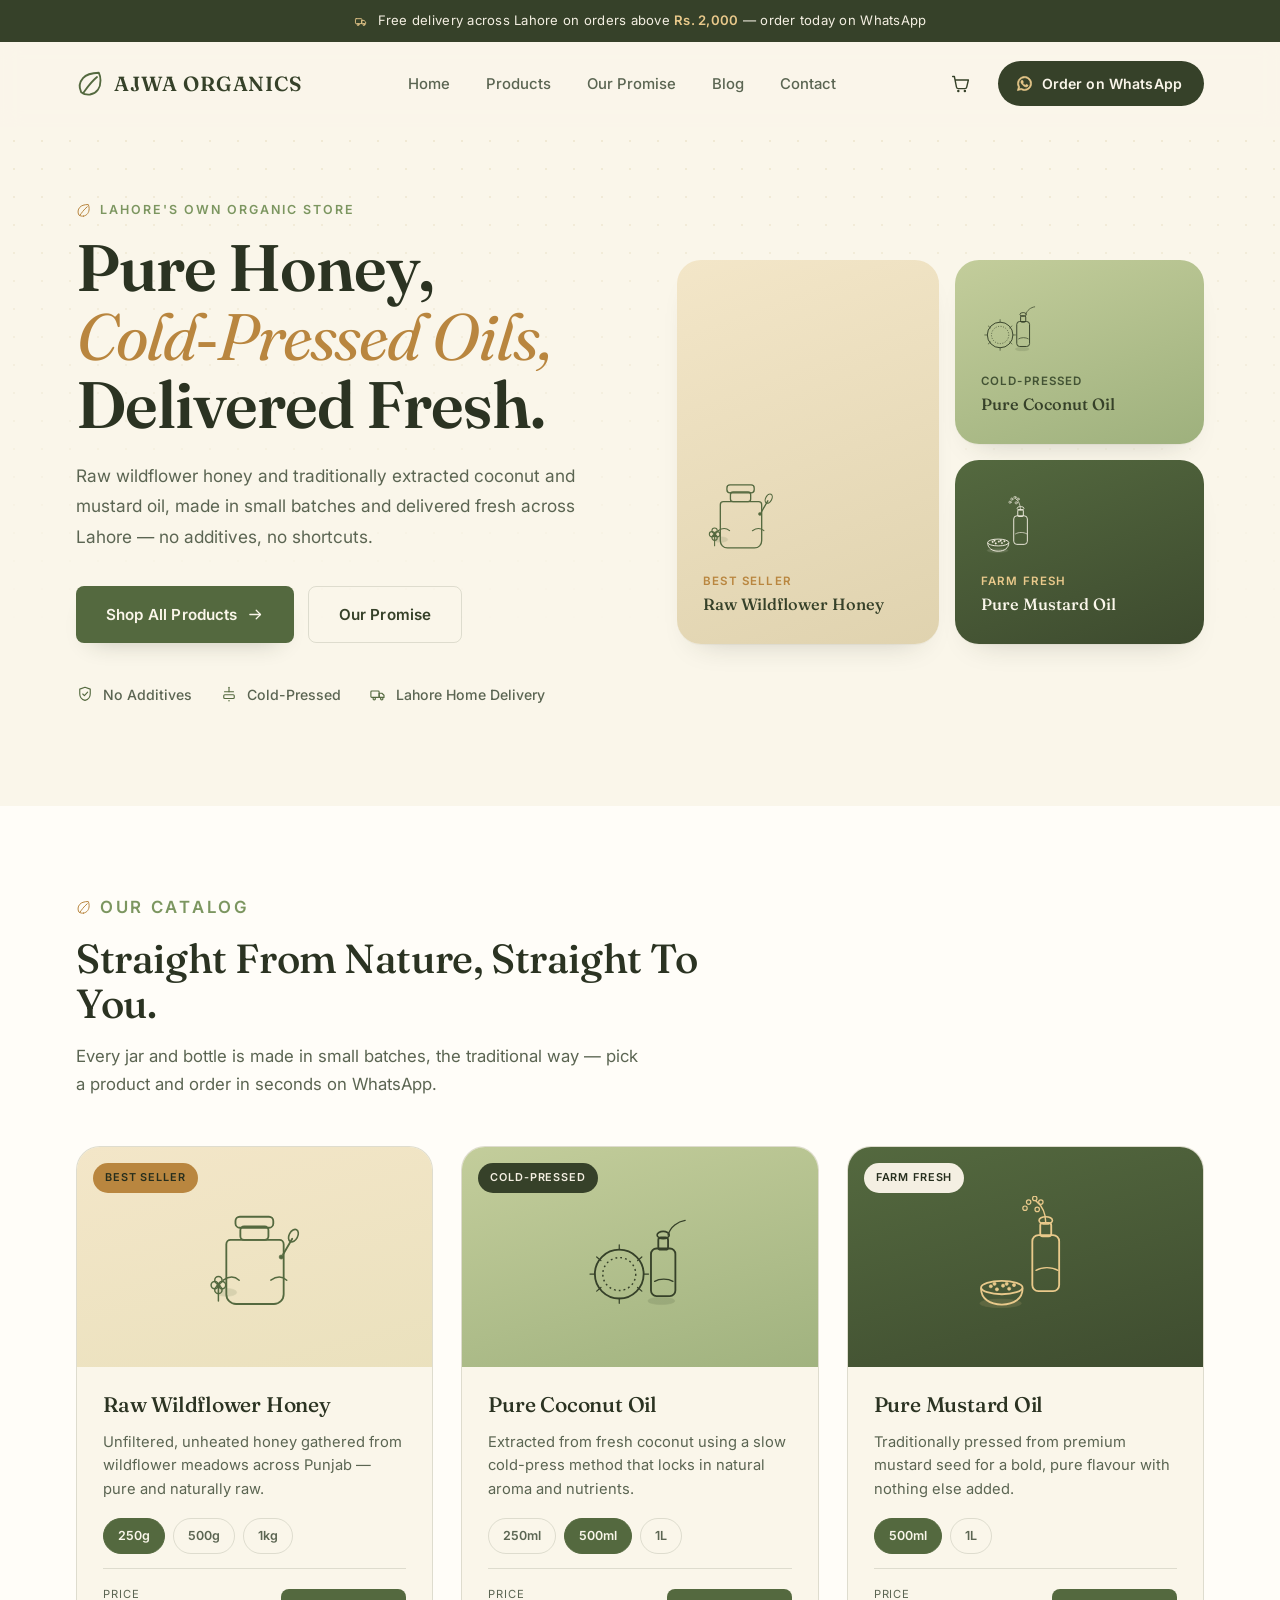
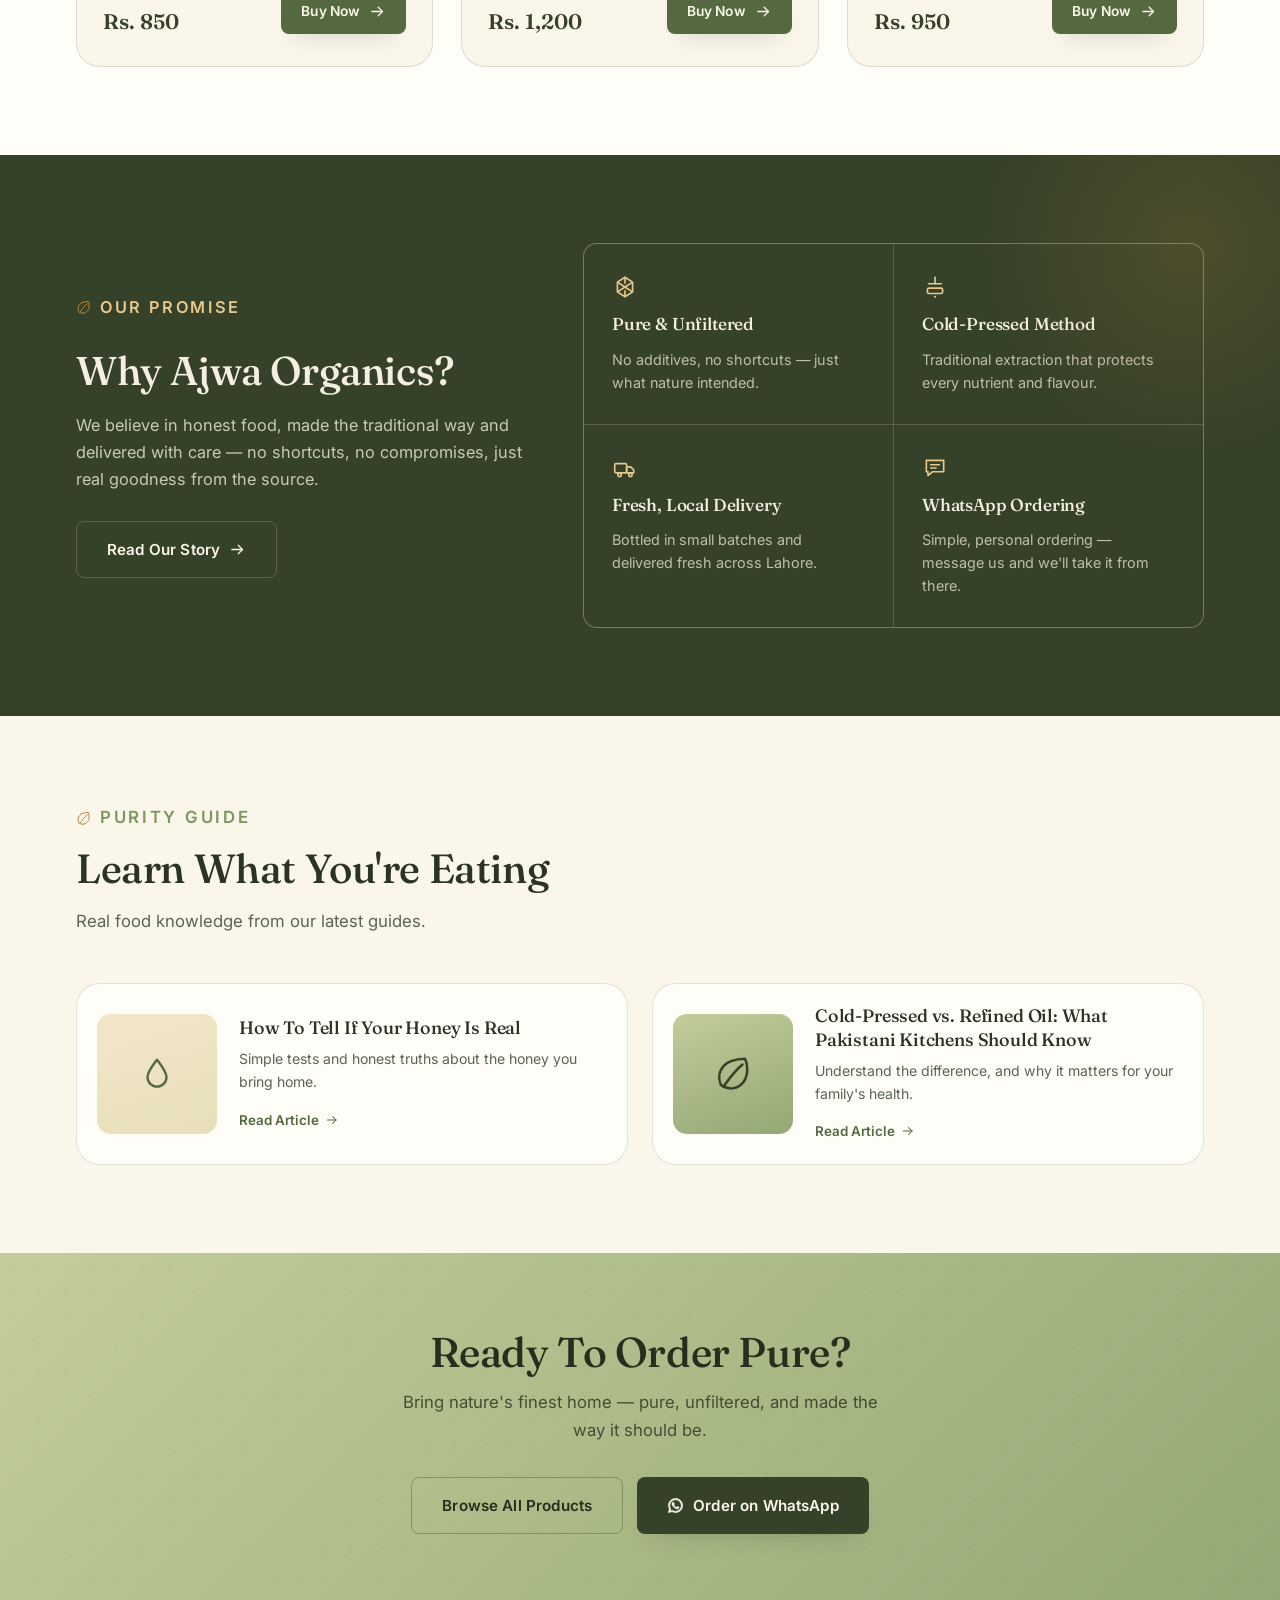
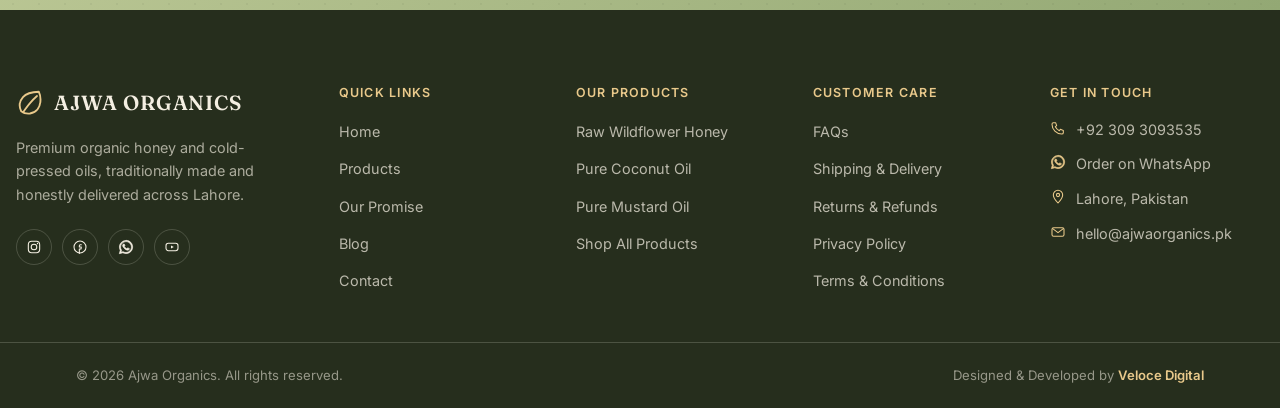
<file: fixed.html>
<!DOCTYPE html>
<!--
  ============================================================
  AJWA ORGANICS — SITE MAP / BUILD PLAN
  ============================================================
  Planned pages (per Veloce Digital proposal v2). Build one at a
  time; filenames below are already wired into this homepage's
  nav + footer, so each new page "just works" once it exists.

    index.html                              <- this file (Homepage)
    checkout.html                           <- cart + map + WhatsApp handoff
    our-story.html                          <- philosophy + quality standards
    blog.html                               <- Purity Blog index
    blog-how-to-tell-if-honey-is-real.html  <- article
    blog-cold-pressed-vs-refined-oil.html   <- article
    privacy-policy.html
    terms-conditions.html
    shipping-delivery.html
    returns-refunds.html
    contact.html                            <- optional, only if a real
                                                contact FORM is wanted beyond
                                                the footer info (not in scope yet)

  NOT in the original proposal (currently a dead "#" link in the
  footer, left for you to decide): FAQs.

  HOW TO BUILD EACH NEW PAGE (keeps the whole site consistent):
   1. Duplicate this file, rename it to the filename above.
   2. Keep the <head> styles, the announcement bar, <header>, and
      <footer> 100% identical to this file — don't restyle per page.
   3. Replace only the content inside <main>...</main>.
   4. On the new page's own <header>, mark the matching nav <li> as
      the active one for clarity (optional: add class="is-active").
   5. Link back to this page using "index.html#section", not "#section"
      — bare anchors only work on the page that defines that id.

  Buy Now currently jumps straight to WhatsApp. The proposal's
  checkout.html (with the map pin) would sit BEFORE that WhatsApp
  step — worth deciding now whether Buy Now should route there
  once it exists, or stay as a direct WhatsApp shortcut.
  ============================================================
-->
<html lang="en">
<head>
<meta charset="UTF-8">
<meta name="viewport" content="width=device-width, initial-scale=1.0">
<title>Ajwa Organics — Raw Honey &amp; Cold-Pressed Oils, Delivered Across Lahore</title>
<meta name="description" content="Raw wildflower honey and traditionally cold-pressed coconut and mustard oil, made in small batches and delivered fresh across Lahore. No additives, no shortcuts.">
<link rel="icon" href="data:image/svg+xml,%3Csvg xmlns='http://www.w3.org/2000/svg' viewBox='0 0 24 24'%3E%3Cpath fill='%2354693F' d='M12 2C8 3 4 6 3.2 11c-.8 5 2.3 9.6 7 10.8C9 17 9.6 11.4 13 7.4c2-2.3 5-3.6 7.8-3.6C19 1.8 15.4 1.2 12 2Z'/%3E%3C/svg%3E">
<link rel="preconnect" href="https://fonts.googleapis.com">
<link rel="preconnect" href="https://fonts.gstatic.com" crossorigin>
<link href="https://fonts.googleapis.com/css2?family=Fraunces:ital,opsz,wght@0,9..144,300;0,9..144,400;0,9..144,500;0,9..144,600;0,9..144,700;1,9..144,400;1,9..144,500&family=Inter:wght@400;500;600;700&display=swap" rel="stylesheet">
<style>
  /* ============================================================
     0. RESET
  ============================================================ */
  *, *::before, *::after { box-sizing: border-box; margin: 0; padding: 0; }
  html { scroll-behavior: smooth; }
  img, svg { display: block; max-width: 100%; }
  a { color: inherit; text-decoration: none; }
  ul { list-style: none; }
  button { font: inherit; cursor: pointer; background: none; border: none; color: inherit; }
  input { font: inherit; }

  @media (prefers-reduced-motion: reduce) {
    html { scroll-behavior: auto; }
    *, *::before, *::after { animation-duration: 0.01ms !important; animation-iteration-count: 1 !important; transition-duration: 0.01ms !important; scroll-behavior: auto !important; }
  }

  /* ============================================================
     1. DESIGN TOKENS — palette sourced from the approved swatches
        (deep olive / forest / sage / moss / stone / cream + honey accent)
  ============================================================ */
  :root {
    --c-cream:        #FAF6EA;
    --c-cream-soft:   #F2ECD9;
    --c-paper:        #FFFDF8;
    --c-stone:        #DCCFAA;
    --c-sand:         #E7DFB9;
    --c-moss-light:   #C3CD9B;
    --c-sage:         #93A874;
    --c-moss:         #7C9660;
    --c-forest:       #54693F;
    --c-forest-dark:  #435334;
    --c-olive:        #364129;
    --c-olive-dark:   #262E1D;
    --c-honey:        #B9863F;
    --c-honey-light:  #E9C98B;
    --c-honey-soft:   #F3E6C8;
    --c-ink:          #2B3322;
    --c-ink-soft:     #5B6552;
    --c-cream-ink:    #F4EFE2;
    --c-line:         rgba(54,65,41,0.14);
    --c-line-light:   rgba(250,246,234,0.18);

    --font-display: 'Fraunces', Georgia, serif;
    --font-body: 'Inter', -apple-system, BlinkMacSystemFont, sans-serif;

    --radius-sm: 8px;
    --radius-md: 14px;
    --radius-lg: 24px;
    --radius-pill: 999px;

    --shadow-soft: 0 28px 54px -30px rgba(38,46,29,0.4);
    --shadow-tight: 0 12px 26px -16px rgba(38,46,29,0.32);
    --shadow-card: 0 1px 0 rgba(54,65,41,0.04), 0 16px 32px -22px rgba(38,46,29,0.28);

    --container-w: 1248px;
    --ease: cubic-bezier(.22,.61,.36,1);
  }

  /* ============================================================
     2. BASE TYPOGRAPHY
  ============================================================ */
  body {
    font-family: var(--font-body);
    background: var(--c-cream);
    color: var(--c-ink);
    line-height: 1.65;
    -webkit-font-smoothing: antialiased;
    overflow-x: hidden;
  }

  h1, h2, h3, h4 {
    font-family: var(--font-display);
    color: var(--c-ink);
    line-height: 1.12;
    font-weight: 500;
    letter-spacing: -0.01em;
  }

  p { color: var(--c-ink-soft); }

  a:focus-visible,
  button:focus-visible,
  input:focus-visible {
    outline: 2px solid var(--c-forest);
    outline-offset: 3px;
    border-radius: 4px;
  }

  .skip-link {
    position: absolute;
    left: -999px;
    top: 0;
    background: var(--c-olive);
    color: var(--c-cream);
    padding: 12px 20px;
    z-index: 999;
    border-radius: 0 0 8px 0;
  }
  .skip-link:focus { left: 0; }

  /* ============================================================
     3. LAYOUT UTILITIES
  ============================================================ */
  .container {
    width: 100%;
    max-width: var(--container-w);
    margin: 0 auto;
    padding: 0 24px;
  }
  @media (min-width: 768px)  { .container { padding: 0 40px; } }
  @media (min-width: 1280px) { .container { padding: 0 60px; } }

  .section { padding: 88px 0; }
  .section--tight { padding: 64px 0; }
  @media (max-width: 768px) {
    .section { padding: 64px 0; }
    .section--tight { padding: 48px 0; }
  }

  .section-head {
    max-width: 640px;
    margin-bottom: 48px;
  }
  .section-head--center { margin-left: auto; margin-right: auto; text-align: center; }

  .eyebrow {
    display: inline-flex;
    align-items: center;
    gap: 9px;
    font-size: 0.78rem;
    font-weight: 600;
    letter-spacing: 0.16em;
    text-transform: uppercase;
    color: var(--c-moss);
    margin-bottom: 14px;
  }
  .eyebrow .icon { width: 15px; height: 15px; color: var(--c-honey); flex-shrink: 0; }
  .section-head--center .eyebrow { justify-content: center; }

  .section-head h2 {
    font-size: clamp(1.9rem, 1.3vw + 1.5rem, 2.7rem);
    margin-bottom: 16px;
  }
  .section-head p { font-size: 1.05rem; max-width: 52ch; }
  .section-head--center p { margin-left: auto; margin-right: auto; }

  .icon { width: 22px; height: 22px; stroke: currentColor; }

  .reveal {
    opacity: 0;
    transform: translateY(22px);
    transition: opacity .7s var(--ease), transform .7s var(--ease);
  }
  .reveal.is-visible { opacity: 1; transform: translateY(0); }

  /* ============================================================
     4. BUTTONS
  ============================================================ */
  .btn {
    display: inline-flex;
    align-items: center;
    justify-content: center;
    gap: 9px;
    font-family: var(--font-body);
    font-weight: 600;
    font-size: 0.95rem;
    letter-spacing: 0.01em;
    padding: 15px 30px;
    border-radius: var(--radius-sm);
    transition: transform .25s var(--ease), background .25s var(--ease), border-color .25s var(--ease), box-shadow .25s var(--ease), color .25s var(--ease);
    white-space: nowrap;
  }
  .btn .icon { width: 17px; height: 17px; }

  .btn--primary {
    background: var(--c-forest);
    color: var(--c-cream);
    box-shadow: var(--shadow-tight);
  }
  .btn--primary:hover { background: var(--c-forest-dark); transform: translateY(-2px); box-shadow: var(--shadow-soft); }

  .btn--outline {
    background: transparent;
    color: var(--c-olive);
    border: 1.5px solid var(--c-line);
  }
  .btn--outline:hover { border-color: var(--c-forest); background: rgba(84,105,63,0.06); }

  .btn--outline-light {
    background: transparent;
    color: var(--c-cream);
    border: 1.5px solid var(--c-line-light);
  }
  .btn--outline-light:hover { border-color: var(--c-honey-light); background: rgba(250,246,234,0.08); }

  .btn--whatsapp {
    background: var(--c-olive);
    color: var(--c-cream);
    border-radius: var(--radius-pill);
    padding: 11px 22px 11px 18px;
    font-size: 0.88rem;
  }
  .btn--whatsapp:hover { background: var(--c-olive-dark); transform: translateY(-1px); }
  .btn--whatsapp .icon { color: var(--c-honey-light); }

  .btn--block { width: 100%; }
  .btn--sm { padding: 11px 20px; font-size: 0.86rem; }

  /* ============================================================
     5. ANNOUNCEMENT BAR
  ============================================================ */
  .announcement {
    background: var(--c-olive);
    color: var(--c-cream-ink);
  }
  .announcement .container {
    display: flex;
    align-items: center;
    justify-content: center;
    gap: 10px;
    padding-top: 10px;
    padding-bottom: 10px;
    font-size: 0.82rem;
    letter-spacing: 0.02em;
    text-align: center;
  }
  .announcement strong { color: var(--c-honey-light); font-weight: 600; }
  .announcement .icon { width: 14px; height: 14px; color: var(--c-honey-light); flex-shrink: 0; }

  /* ============================================================
     6. HEADER
  ============================================================ */
  .site-header {
    position: sticky;
    top: 0;
    z-index: 100;
    background: rgba(250,246,234,0.9);
    backdrop-filter: blur(10px);
    -webkit-backdrop-filter: blur(10px);
    border-bottom: 1px solid transparent;
    transition: border-color .3s var(--ease), box-shadow .3s var(--ease);
  }
  .site-header.is-scrolled {
    border-bottom-color: var(--c-line);
    box-shadow: 0 8px 24px -20px rgba(38,46,29,0.4);
  }
  .site-header .container {
    display: flex;
    align-items: center;
    justify-content: space-between;
    gap: 24px;
    height: 84px;
  }

  .brand {
    display: inline-flex;
    align-items: center;
    gap: 10px;
    flex-shrink: 0;
  }
  .brand .icon { width: 28px; height: 28px; color: var(--c-forest); }
  .brand-word {
    font-family: var(--font-display);
    font-size: 1.28rem;
    font-weight: 600;
    letter-spacing: 0.04em;
    color: var(--c-olive);
    text-transform: uppercase;
  }

  .main-nav { display: none; }
  .main-nav ul { display: flex; align-items: center; gap: 36px; }
  .main-nav a {
    font-size: 0.93rem;
    font-weight: 500;
    color: var(--c-ink-soft);
    position: relative;
    padding: 6px 0;
    transition: color .2s var(--ease);
  }
  .main-nav a::after {
    content: "";
    position: absolute;
    left: 0; right: 100%;
    bottom: 0;
    height: 1.5px;
    background: var(--c-honey);
    transition: right .3s var(--ease);
  }
  .main-nav a:hover { color: var(--c-olive); }
  .main-nav a:hover::after { right: 0; }

  .header-actions { display: flex; align-items: center; gap: 18px; }
  .icon-btn {
    display: inline-flex;
    align-items: center;
    justify-content: center;
    width: 38px; height: 38px;
    color: var(--c-olive);
    border-radius: var(--radius-pill);
    transition: background .2s var(--ease);
  }
  .icon-btn:hover { background: var(--c-cream-soft); }
  .icon-btn .icon { width: 21px; height: 21px; }

  .nav-toggle {
    display: inline-flex;
    width: 38px; height: 38px;
    align-items: center; justify-content: center;
    color: var(--c-olive);
  }
  .nav-toggle .icon { width: 24px; height: 24px; }
  .nav-toggle .icon-close { display: none; }

  .mobile-nav {
    position: fixed;
    inset: 84px 0 0 0;
    background: var(--c-cream);
    z-index: 99;
    padding: 28px 24px 40px;
    transform: translateY(-12px);
    opacity: 0;
    pointer-events: none;
    transition: opacity .25s var(--ease), transform .25s var(--ease);
    overflow-y: auto;
  }
  .mobile-nav.is-open { opacity: 1; transform: translateY(0); pointer-events: auto; }
  .mobile-nav ul { display: flex; flex-direction: column; gap: 4px; }
  .mobile-nav a {
    display: block;
    font-family: var(--font-display);
    font-size: 1.5rem;
    padding: 14px 4px;
    border-bottom: 1px solid var(--c-line);
    color: var(--c-olive);
  }
  .mobile-nav .btn { margin-top: 28px; }

  body.nav-open .nav-toggle .icon-menu { display: none; }
  body.nav-open .nav-toggle .icon-close { display: block; }
  body.nav-open { overflow: hidden; }

  @media (min-width: 1024px) {
    .main-nav { display: block; }
    .mobile-nav, .nav-toggle { display: none; }
  }

  /* ============================================================
     7. HERO
  ============================================================ */
  .hero {
    position: relative;
    background: var(--c-cream);
    overflow: hidden;
    padding: 72px 0 100px;
  }
  .hero::before {
    content: "";
    position: absolute;
    inset: 0;
    background-image: radial-gradient(circle, var(--c-stone) 1.3px, transparent 1.3px);
    background-size: 28px 28px;
    opacity: 0.35;
    -webkit-mask-image: linear-gradient(to bottom, black, transparent 75%);
    mask-image: linear-gradient(to bottom, black, transparent 75%);
    pointer-events: none;
  }
  .hero .container {
    position: relative;
    display: grid;
    grid-template-columns: 1fr;
    gap: 56px;
    align-items: center;
  }
  @media (min-width: 1024px) {
    .hero .container { grid-template-columns: 1.05fr 1fr; gap: 48px; }
  }

  .hero-copy { max-width: 560px; }

  .hero-title {
    font-size: clamp(2.5rem, 3.3vw + 1.6rem, 4.1rem);
    line-height: 1.04;
    letter-spacing: -0.015em;
    margin-bottom: 22px;
  }
  .hero-title span { display: block; }
  .hero-title .accent {
    font-style: italic;
    font-weight: 400;
    color: var(--c-honey);
  }
  .hero-title .weight { font-weight: 600; }

  .hero-sub {
    font-size: 1.08rem;
    line-height: 1.75;
    max-width: 46ch;
    margin-bottom: 34px;
  }

  .hero-ctas {
    display: flex;
    flex-wrap: wrap;
    gap: 14px;
    margin-bottom: 40px;
  }

  .trust-points {
    display: flex;
    flex-wrap: wrap;
    gap: 22px 28px;
  }
  .trust-point {
    display: inline-flex;
    align-items: center;
    gap: 9px;
    font-size: 0.88rem;
    font-weight: 500;
    color: var(--c-ink-soft);
  }
  .trust-point .icon { width: 18px; height: 18px; color: var(--c-forest); flex-shrink: 0; }

  /* Hero visual collage */
  .hero-visual {
    display: grid;
    grid-template-columns: 1.05fr 1fr;
    grid-template-rows: minmax(184px, 1fr) minmax(184px, 1fr);
    gap: 16px;
    position: relative;
  }
  .visual-card {
    border-radius: var(--radius-lg);
    padding: 26px;
    display: flex;
    flex-direction: column;
    justify-content: flex-end;
    gap: 14px;
    min-height: 180px;
    box-shadow: var(--shadow-card);
    position: relative;
    overflow: hidden;
  }
  .visual-card .icon-figure { width: 76px; height: 88px; }
  .visual-card .icon-figure .icon { width: 100%; height: 100%; }
  .visual-card-label {
    font-family: var(--font-display);
    font-size: 1.02rem;
    font-weight: 500;
  }
  .visual-card-tag {
    font-size: 0.72rem;
    font-weight: 600;
    letter-spacing: 0.1em;
    text-transform: uppercase;
  }

  .visual-card--honey {
    grid-column: 1; grid-row: 1 / 3;
    background: linear-gradient(160deg, var(--c-honey-soft), var(--c-stone) 120%);
    color: var(--c-olive);
  }
  .visual-card--honey .visual-card-tag { color: var(--c-honey); }
  .visual-card--honey .visual-card-label { color: var(--c-olive); }
  .visual-card--honey .icon-figure { color: var(--c-forest); }

  .visual-card--coconut {
    grid-column: 2; grid-row: 1;
    background: linear-gradient(160deg, var(--c-moss-light), var(--c-sage) 130%);
    color: var(--c-olive);
    min-height: 184px;
  }
  .visual-card--coconut .visual-card-tag { color: var(--c-forest-dark); }
  .visual-card--coconut .visual-card-label { color: var(--c-olive); }
  .visual-card--coconut .icon-figure { color: var(--c-olive); width: 60px; height: 64px; }

  .visual-card--mustard {
    grid-column: 2; grid-row: 2;
    background: linear-gradient(160deg, var(--c-forest), var(--c-olive) 130%);
    color: var(--c-cream);
    min-height: 184px;
  }
  .visual-card--mustard .visual-card-tag { color: var(--c-honey-light); }
  .visual-card--mustard .visual-card-label { color: var(--c-cream); }
  .visual-card--mustard .icon-figure { color: var(--c-cream-ink); width: 58px; height: 62px; }

  @media (max-width: 540px) {
    .hero-visual { grid-template-columns: 1fr 1fr; }
    .visual-card { min-height: 150px; padding: 20px; }
    .visual-card--honey { grid-row: 1 / 2; }
    .visual-card--coconut { grid-column: 1; grid-row: 2; }
    .visual-card--mustard { grid-column: 2; grid-row: 2; }
  }

  /* ============================================================
     8. PRODUCTS
  ============================================================ */
  .products { background: var(--c-paper); }

  .product-grid {
    display: grid;
    grid-template-columns: 1fr;
    gap: 28px;
  }
  @media (min-width: 720px)  { .product-grid { grid-template-columns: repeat(2, 1fr); } }
  @media (min-width: 1040px) { .product-grid { grid-template-columns: repeat(3, 1fr); } }

  .product-card {
    background: var(--c-cream);
    border: 1px solid var(--c-line);
    border-radius: var(--radius-lg);
    overflow: hidden;
    display: flex;
    flex-direction: column;
    transition: transform .3s var(--ease), box-shadow .3s var(--ease);
  }
  .product-card:hover { transform: translateY(-5px); box-shadow: var(--shadow-soft); }

  .product-media {
    position: relative;
    height: 220px;
    display: flex;
    align-items: center;
    justify-content: center;
  }
  .product-media .icon-figure { width: 108px; height: 122px; }
  .product-media .icon-figure .icon { width: 100%; height: 100%; }

  .product-media--honey   { background: linear-gradient(165deg, var(--c-honey-soft), var(--c-sand) 140%); }
  .product-media--honey .icon-figure { color: var(--c-forest); }
  .product-media--coconut { background: linear-gradient(165deg, var(--c-moss-light), var(--c-sage) 140%); }
  .product-media--coconut .icon-figure { color: var(--c-olive); }
  .product-media--mustard { background: linear-gradient(165deg, var(--c-forest), var(--c-olive) 140%); }
  .product-media--mustard .icon-figure { color: var(--c-honey-light); }
  .product-badge.is-mustard { background: var(--c-cream-ink); color: var(--c-olive-dark); }

  .product-badge {
    position: absolute;
    top: 16px; left: 16px;
    background: var(--c-olive);
    color: var(--c-cream-ink);
    font-size: 0.68rem;
    font-weight: 600;
    letter-spacing: 0.08em;
    text-transform: uppercase;
    padding: 6px 12px;
    border-radius: var(--radius-pill);
  }
  .product-badge.is-honey { background: var(--c-honey); color: var(--c-olive-dark); }

  .product-body {
    padding: 26px 26px 28px;
    display: flex;
    flex-direction: column;
    gap: 14px;
    flex-grow: 1;
  }
  .product-body h3 { font-size: 1.32rem; }
  .product-body p { font-size: 0.92rem; line-height: 1.6; }

  .size-pills { display: flex; flex-wrap: wrap; gap: 8px; margin-top: 2px; }
  .size-pill {
    font-size: 0.78rem;
    font-weight: 600;
    padding: 7px 14px;
    border-radius: var(--radius-pill);
    border: 1.5px solid var(--c-line);
    color: var(--c-ink-soft);
    transition: all .2s var(--ease);
  }
  .size-pill:hover { border-color: var(--c-moss); }
  .size-pill[aria-pressed="true"] {
    background: var(--c-forest);
    border-color: var(--c-forest);
    color: var(--c-cream);
  }

  .product-footer {
    margin-top: auto;
    padding-top: 16px;
    border-top: 1px solid var(--c-line);
    display: flex;
    align-items: center;
    justify-content: space-between;
    gap: 12px;
  }
  .product-price { display: flex; flex-direction: column; }
  .product-price .label { font-size: 0.7rem; color: var(--c-ink-soft); text-transform: uppercase; letter-spacing: 0.08em; }
  .product-price .amount { font-family: var(--font-display); font-size: 1.32rem; font-weight: 600; color: var(--c-olive); }

  /* ============================================================
     9. WHY AJWA ORGANICS (dark band)
  ============================================================ */
  .promise {
    background: var(--c-olive);
    color: var(--c-cream-ink);
    position: relative;
    overflow: hidden;
  }
  .promise::after {
    content: "";
    position: absolute;
    right: -120px; top: -120px;
    width: 420px; height: 420px;
    border-radius: 50%;
    background: radial-gradient(circle, rgba(185,134,63,0.18), transparent 70%);
    pointer-events: none;
  }
  .promise .container {
    position: relative;
    display: grid;
    grid-template-columns: 1fr;
    gap: 48px;
  }
  @media (min-width: 920px) {
    .promise .container { grid-template-columns: 0.85fr 1.15fr; align-items: center; }
  }

  .promise-intro .eyebrow { color: var(--c-honey-light); }
  .promise-intro h2 {
    color: var(--c-cream-ink);
    font-size: clamp(1.9rem, 1.6vw + 1.4rem, 2.5rem);
    margin-bottom: 18px;
  }
  .promise-intro p {
    color: rgba(244,239,226,0.78);
    font-size: 1.02rem;
    max-width: 46ch;
    margin-bottom: 28px;
  }

  .feature-grid {
    display: grid;
    grid-template-columns: 1fr;
    gap: 1px;
    background: var(--c-line-light);
    border: 1px solid var(--c-line-light);
    border-radius: var(--radius-md);
    overflow: hidden;
  }
  @media (min-width: 560px) {
    .feature-grid { grid-template-columns: 1fr 1fr; }
  }
  .feature-item {
    background: var(--c-olive);
    padding: 30px 28px;
    display: flex;
    flex-direction: column;
    gap: 14px;
  }
  .feature-item .icon { width: 26px; height: 26px; color: var(--c-honey-light); }
  .feature-item h3 { color: var(--c-cream-ink); font-size: 1.08rem; font-weight: 500; }
  .feature-item p { color: rgba(244,239,226,0.72); font-size: 0.9rem; line-height: 1.6; }

  /* ============================================================
     10. BLOG / PURITY GUIDE
  ============================================================ */
  .blog { background: var(--c-cream); }

  .blog-grid {
    display: grid;
    grid-template-columns: 1fr;
    gap: 24px;
  }
  @media (min-width: 760px) { .blog-grid { grid-template-columns: 1fr 1fr; } }

  .blog-card {
    display: grid;
    grid-template-columns: 120px 1fr;
    gap: 22px;
    background: var(--c-paper);
    border: 1px solid var(--c-line);
    border-radius: var(--radius-lg);
    padding: 20px;
    align-items: center;
    transition: box-shadow .3s var(--ease), transform .3s var(--ease);
  }
  .blog-card:hover { box-shadow: var(--shadow-tight); transform: translateY(-3px); }
  @media (max-width: 480px) {
    .blog-card { grid-template-columns: 1fr; }
  }

  .blog-thumb {
    width: 100%;
    aspect-ratio: 1 / 1;
    border-radius: var(--radius-md);
    display: flex;
    align-items: center;
    justify-content: center;
  }
  .blog-thumb.tone-a { background: linear-gradient(160deg, var(--c-honey-soft), var(--c-sand)); color: var(--c-forest); }
  .blog-thumb.tone-b { background: linear-gradient(160deg, var(--c-moss-light), var(--c-sage)); color: var(--c-olive); }
  .blog-thumb .icon { width: 38px; height: 38px; }

  .blog-content h3 { font-size: 1.12rem; margin-bottom: 8px; line-height: 1.3; }
  .blog-content p { font-size: 0.88rem; margin-bottom: 12px; }
  .blog-link {
    display: inline-flex;
    align-items: center;
    gap: 6px;
    font-size: 0.84rem;
    font-weight: 600;
    color: var(--c-forest);
  }
  .blog-link .icon { width: 14px; height: 14px; transition: transform .2s var(--ease); }
  .blog-link:hover .icon { transform: translateX(3px); }

  /* ============================================================
     11. FINAL CTA BAND
  ============================================================ */
  .cta-band {
    background: linear-gradient(135deg, var(--c-moss-light) 0%, var(--c-sage) 100%);
    color: var(--c-olive-dark);
    position: relative;
    overflow: hidden;
  }
  .cta-band::before {
    content: "";
    position: absolute;
    inset: 0;
    background-image: radial-gradient(circle, rgba(54,65,41,0.12) 1.4px, transparent 1.4px);
    background-size: 26px 26px;
    opacity: 0.5;
  }
  .cta-band .container {
    position: relative;
    text-align: center;
    display: flex;
    flex-direction: column;
    align-items: center;
    padding-top: 76px;
    padding-bottom: 76px;
  }
  .cta-band h2 {
    color: var(--c-olive-dark);
    font-size: clamp(1.9rem, 1.8vw + 1.3rem, 2.6rem);
    margin-bottom: 14px;
  }
  .cta-band p {
    color: rgba(38,46,29,0.78);
    font-size: 1.05rem;
    max-width: 46ch;
    margin-bottom: 32px;
  }
  .cta-band-actions { display: flex; flex-wrap: wrap; gap: 14px; justify-content: center; }
  .cta-band .btn--outline { color: var(--c-olive-dark); border-color: rgba(38,46,29,0.3); }
  .cta-band .btn--outline:hover { background: rgba(38,46,29,0.08); border-color: var(--c-olive-dark); }
  .cta-band .btn--primary { background: var(--c-olive); color: var(--c-cream); }
  .cta-band .btn--primary:hover { background: var(--c-olive-dark); }

  /* ============================================================
     12. FOOTER
  ============================================================ */
  .site-footer { background: var(--c-olive-dark); color: rgba(244,239,226,0.82); }
  .footer-top { padding: 76px 0 48px; }
  .footer-grid {
    display: grid;
    grid-template-columns: 1fr;
    gap: 44px;
  }
  @media (min-width: 700px)  { .footer-grid { grid-template-columns: 1.3fr 1fr 1fr; } }
  @media (min-width: 1024px) { .footer-grid { grid-template-columns: 1.3fr 0.9fr 0.9fr 0.9fr 1fr; } }

  .footer-brand .brand { margin-bottom: 16px; }
  .footer-brand .brand .icon { color: var(--c-honey-light); }
  .footer-brand .brand-word { color: var(--c-cream-ink); }
  .footer-brand p { color: rgba(244,239,226,0.65); font-size: 0.9rem; max-width: 30ch; margin-bottom: 22px; }

  .social-row { display: flex; gap: 10px; }
  .social-link {
    width: 36px; height: 36px;
    display: inline-flex; align-items: center; justify-content: center;
    border: 1px solid var(--c-line-light);
    border-radius: var(--radius-pill);
    color: var(--c-cream-ink);
    transition: background .2s var(--ease), border-color .2s var(--ease);
  }
  .social-link .icon { width: 16px; height: 16px; }
  .social-link:hover { background: var(--c-forest); border-color: var(--c-forest); }

  .footer-col h4 {
    font-family: var(--font-body);
    font-size: 0.78rem;
    font-weight: 600;
    letter-spacing: 0.1em;
    text-transform: uppercase;
    color: var(--c-honey-light);
    margin-bottom: 18px;
  }
  .footer-col ul { display: flex; flex-direction: column; gap: 11px; }
  .footer-col a { font-size: 0.9rem; color: rgba(244,239,226,0.72); transition: color .2s var(--ease); }
  .footer-col a:hover { color: var(--c-cream-ink); }

  .footer-contact li { display: flex; align-items: flex-start; gap: 10px; font-size: 0.9rem; color: rgba(244,239,226,0.72); }
  .footer-contact .icon { width: 16px; height: 16px; color: var(--c-honey-light); flex-shrink: 0; margin-top: 2px; }
  .footer-contact a:hover { color: var(--c-cream-ink); }

  .footer-bottom {
    border-top: 1px solid var(--c-line-light);
    padding: 22px 0;
  }
  .footer-bottom .container {
    display: flex;
    flex-wrap: wrap;
    gap: 10px;
    align-items: center;
    justify-content: space-between;
    font-size: 0.82rem;
    color: rgba(244,239,226,0.55);
  }
  .footer-bottom a { color: var(--c-honey-light); font-weight: 600; }
  .footer-bottom a:hover { color: var(--c-cream-ink); }
</style>
</head>
<body>

<a href="#main" class="skip-link">Skip to content</a>

<!-- ============================================================
     ICON SPRITE
============================================================ -->
<svg style="display:none" aria-hidden="true">
  <symbol id="icon-leaf" viewBox="0 0 24 24" fill="none" stroke="currentColor" stroke-width="1.6" stroke-linecap="round" stroke-linejoin="round">
    <path d="M12 21c6-1 9-6 9-12 0-2.8-.6-5-1.4-6.6C12.8 2.6 8.6 4 6 7c-3 3.4-3.5 8-1.6 12C7 21 9.6 21.3 12 21Z"/>
    <path d="M6 20c3-4 6-9 12-14"/>
  </symbol>

  <symbol id="icon-menu" viewBox="0 0 24 24" fill="none" stroke="currentColor" stroke-width="1.8" stroke-linecap="round">
    <line x1="4" y1="7" x2="20" y2="7"/><line x1="4" y1="12" x2="20" y2="12"/><line x1="4" y1="17" x2="20" y2="17"/>
  </symbol>
  <symbol id="icon-close" viewBox="0 0 24 24" fill="none" stroke="currentColor" stroke-width="1.8" stroke-linecap="round">
    <line x1="5" y1="5" x2="19" y2="19"/><line x1="19" y1="5" x2="5" y2="19"/>
  </symbol>

  <symbol id="icon-cart" viewBox="0 0 24 24" fill="none" stroke="currentColor" stroke-width="1.6" stroke-linecap="round" stroke-linejoin="round">
    <path d="M3 4h2l2.4 12.2a2 2 0 0 0 2 1.6h7.7a2 2 0 0 0 2-1.6L21 8H6"/>
    <circle cx="9.5" cy="20.5" r="1.4" fill="currentColor" stroke="none"/>
    <circle cx="17" cy="20.5" r="1.4" fill="currentColor" stroke="none"/>
  </symbol>

  <symbol id="icon-arrow" viewBox="0 0 24 24" fill="none" stroke="currentColor" stroke-width="1.8" stroke-linecap="round" stroke-linejoin="round">
    <line x1="4" y1="12" x2="19" y2="12"/><polyline points="13 6 19 12 13 18"/>
  </symbol>

  <symbol id="icon-whatsapp" viewBox="0 0 24 24" fill="currentColor">
    <path d="M12.04 2.2c-5.46 0-9.9 4.43-9.9 9.9 0 1.75.46 3.39 1.26 4.81L2 22l5.25-1.37a9.86 9.86 0 0 0 4.79 1.22h.01c5.46 0 9.9-4.43 9.9-9.9 0-2.64-1.03-5.13-2.9-7-1.87-1.87-4.36-2.9-7.01-2.9Zm0 18.1h-.01a8.2 8.2 0 0 1-4.18-1.15l-.3-.18-3.12.82.83-3.04-.2-.31a8.18 8.18 0 0 1-1.26-4.34c0-4.53 3.69-8.21 8.23-8.21 2.2 0 4.26.86 5.82 2.41a8.16 8.16 0 0 1 2.41 5.81c0 4.54-3.69 8.19-8.22 8.19Zm4.5-6.15c-.25-.12-1.46-.72-1.69-.8-.23-.08-.39-.12-.56.12-.16.25-.64.8-.78.97-.15.16-.29.18-.54.06-.25-.12-1.04-.38-1.99-1.22-.74-.65-1.23-1.46-1.38-1.71-.14-.25-.02-.38.11-.5.11-.11.25-.29.37-.43.12-.15.16-.25.25-.41.08-.17.04-.31-.02-.43-.06-.12-.56-1.34-.76-1.84-.2-.48-.41-.42-.56-.43h-.48c-.16 0-.43.06-.66.31-.22.25-.86.84-.86 2.04 0 1.21.88 2.37 1 2.53.12.16 1.73 2.64 4.2 3.7.59.25 1.04.4 1.4.51.59.19 1.12.16 1.55.1.47-.07 1.46-.6 1.66-1.18.21-.58.21-1.07.15-1.18-.06-.1-.23-.16-.48-.28Z"/>
  </symbol>

  <symbol id="icon-honeycomb" viewBox="0 0 24 24" fill="none" stroke="currentColor" stroke-width="1.5" stroke-linejoin="round">
    <path d="M12 3 19 7.5v9L12 21 5 16.5v-9Z"/>
    <path d="M12 3v6M19 7.5l-7 4.5M5 7.5l7 4.5M12 21v-6M5 16.5l7-4.5M19 16.5l-7-4.5"/>
  </symbol>
  <symbol id="icon-press" viewBox="0 0 24 24" fill="none" stroke="currentColor" stroke-width="1.5" stroke-linecap="round" stroke-linejoin="round">
    <line x1="12" y1="3" x2="12" y2="9"/>
    <line x1="6" y1="9" x2="18" y2="9"/>
    <rect x="5" y="13" width="14" height="5" rx="1.4"/>
    <circle cx="12" cy="21" r="1" fill="currentColor" stroke="none"/>
  </symbol>
  <symbol id="icon-truck" viewBox="0 0 24 24" fill="none" stroke="currentColor" stroke-width="1.5" stroke-linecap="round" stroke-linejoin="round">
    <rect x="2.5" y="8" width="11" height="8.5" rx="1.2"/>
    <path d="M13.5 11h3.7L20 13.7v2.8h-6.5z"/>
    <circle cx="7" cy="18.3" r="1.6"/>
    <circle cx="17" cy="18.3" r="1.6"/>
  </symbol>
  <symbol id="icon-chat" viewBox="0 0 24 24" fill="none" stroke="currentColor" stroke-width="1.5" stroke-linecap="round" stroke-linejoin="round">
    <path d="M4 5h16v10.5H9.5L5.5 19v-3.5H4Z"/>
    <line x1="8" y1="9" x2="16" y2="9"/>
    <line x1="8" y1="12" x2="13" y2="12"/>
  </symbol>
  <symbol id="icon-check-shield" viewBox="0 0 24 24" fill="none" stroke="currentColor" stroke-width="1.5" stroke-linecap="round" stroke-linejoin="round">
    <path d="M12 3 5 5.5v6c0 4.6 3 7.8 7 9 4-1.2 7-4.4 7-9v-6Z"/>
    <path d="m9 12 2.2 2.2L15.5 9.5"/>
  </symbol>
  <symbol id="icon-droplet" viewBox="0 0 24 24" fill="none" stroke="currentColor" stroke-width="1.5" stroke-linecap="round" stroke-linejoin="round">
    <path d="M12 3c3 4 6 7.6 6 11a6 6 0 1 1-12 0c0-3.4 3-7 6-11Z"/>
  </symbol>

  <symbol id="icon-honey-jar" viewBox="0 0 160 200" fill="none">
    <ellipse cx="33" cy="158" rx="17" ry="6.5" fill="currentColor" opacity=".14"/>
    <rect x="48" y="34" width="62" height="18" rx="7" stroke="currentColor" stroke-width="3"/>
    <rect x="56" y="50" width="46" height="22" rx="6" stroke="currentColor" stroke-width="3"/>
    <path d="M40 72h80c4 0 7 3 7 7v82c0 9-7 16-16 16H49c-9 0-16-7-16-16V79c0-4 3-7 7-7Z" stroke="currentColor" stroke-width="3"/>
    <path d="M28 138c10-7 18-7 26 0M106 138c10-7 18-7 26 0" stroke="currentColor" stroke-width="2.4" stroke-linecap="round"/>
    <path d="M126 96 L141 70" stroke="currentColor" stroke-width="3" stroke-linecap="round"/>
    <ellipse cx="143" cy="65" rx="7" ry="11" transform="rotate(28 143 65)" stroke="currentColor" stroke-width="2.6"/>
    <circle cx="123" cy="100" r="3.4" fill="currentColor"/>
    <g stroke="currentColor" stroke-width="2.4" stroke-linecap="round">
      <path d="M20 150v22"/>
      <circle cx="14" cy="146" r="6"/>
      <circle cx="26" cy="146" r="6"/>
      <circle cx="20" cy="138" r="6"/>
      <circle cx="20" cy="154" r="6"/>
    </g>
    <circle cx="20" cy="147" r="3.2" fill="currentColor"/>
  </symbol>

  <symbol id="icon-coconut-oil" viewBox="0 0 160 200" fill="none">
    <ellipse cx="115" cy="172" rx="22" ry="6" fill="currentColor" opacity=".14"/>
    <circle cx="46" cy="128" r="40" stroke="currentColor" stroke-width="3"/>
    <circle cx="46" cy="128" r="27" stroke="currentColor" stroke-width="2.4" stroke-dasharray="3 5"/>
    <g stroke="currentColor" stroke-width="2" stroke-linecap="round">
      <line x1="46" y1="88" x2="46" y2="80"/>
      <line x1="76" y1="106" x2="83" y2="100"/>
      <line x1="86" y1="128" x2="94" y2="128"/>
      <line x1="76" y1="150" x2="83" y2="156"/>
      <line x1="46" y1="168" x2="46" y2="176"/>
      <line x1="16" y1="150" x2="9" y2="156"/>
      <line x1="6" y1="128" x2="-2" y2="128"/>
      <line x1="16" y1="106" x2="9" y2="100"/>
    </g>
    <rect x="98" y="86" width="40" height="78" rx="9" stroke="currentColor" stroke-width="3"/>
    <rect x="110" y="68" width="16" height="20" rx="4" stroke="currentColor" stroke-width="3"/>
    <ellipse cx="118" cy="64" rx="10" ry="6" stroke="currentColor" stroke-width="2.6"/>
    <path d="M104 140c8-5 22-5 30 0" stroke="currentColor" stroke-width="2.2" stroke-linecap="round"/>
    <path d="M126 64c4-14 16-22 28-24" stroke="currentColor" stroke-width="2.2" stroke-linecap="round"/>
  </symbol>

  <symbol id="icon-mustard-oil" viewBox="0 0 160 200" fill="none">
    <ellipse cx="40" cy="176" rx="34" ry="7" fill="currentColor" opacity=".14"/>
    <path d="M8 152c0 16 14 26 34 26s34-10 34-26" stroke="currentColor" stroke-width="3" stroke-linecap="round"/>
    <ellipse cx="42" cy="150" rx="34" ry="11" stroke="currentColor" stroke-width="3"/>
    <g fill="currentColor">
      <circle cx="24" cy="148" r="2.6"/><circle cx="34" cy="153" r="2.6"/><circle cx="44" cy="147" r="2.6"/>
      <circle cx="54" cy="152" r="2.6"/><circle cx="62" cy="146" r="2.6"/><circle cx="30" cy="144" r="2.6"/>
      <circle cx="50" cy="144" r="2.6"/>
    </g>
    <rect x="92" y="64" width="44" height="92" rx="10" stroke="currentColor" stroke-width="3"/>
    <rect x="105" y="44" width="18" height="22" rx="4" stroke="currentColor" stroke-width="3"/>
    <ellipse cx="114" cy="40" rx="11" ry="6" stroke="currentColor" stroke-width="2.6"/>
    <path d="M98 122c10-6 26-6 36 0" stroke="currentColor" stroke-width="2.2" stroke-linecap="round"/>
    <path d="M114 44c0-16-6-28-16-36" stroke="currentColor" stroke-width="2.2" stroke-linecap="round"/>
    <g stroke="currentColor" stroke-width="2" stroke-linecap="round">
      <circle cx="96" cy="4" r="3.6"/><circle cx="86" cy="10" r="3.6"/><circle cx="106" cy="10" r="3.6"/>
      <circle cx="80" cy="20" r="3.6"/><circle cx="100" cy="22" r="3.6"/>
    </g>
  </symbol>

  <symbol id="icon-ig" viewBox="0 0 24 24" fill="none" stroke="currentColor" stroke-width="1.6" stroke-linecap="round" stroke-linejoin="round">
    <rect x="3.5" y="3.5" width="17" height="17" rx="5"/>
    <circle cx="12" cy="12" r="4.2"/>
    <circle cx="17.3" cy="6.7" r="1" fill="currentColor" stroke="none"/>
  </symbol>
  <symbol id="icon-fb" viewBox="0 0 24 24" fill="none" stroke="currentColor" stroke-width="1.6" stroke-linecap="round" stroke-linejoin="round">
    <circle cx="12" cy="12" r="9"/>
    <path d="M14 8.5h-1.6c-1 0-1.4.5-1.4 1.5V12h3l-.4 3h-2.6v6.7"/>
  </symbol>
  <symbol id="icon-yt" viewBox="0 0 24 24" fill="none" stroke="currentColor" stroke-width="1.6" stroke-linecap="round" stroke-linejoin="round">
    <rect x="3" y="6.5" width="18" height="11" rx="3.5"/>
    <path d="M10.5 9.7 14.7 12l-4.2 2.3z" fill="currentColor" stroke="none"/>
  </symbol>
  <symbol id="icon-pin" viewBox="0 0 24 24" fill="none" stroke="currentColor" stroke-width="1.6" stroke-linecap="round" stroke-linejoin="round">
    <path d="M12 21s7-7.2 7-12a7 7 0 1 0-14 0c0 4.8 7 12 7 12Z"/>
    <circle cx="12" cy="9" r="2.4"/>
  </symbol>
  <symbol id="icon-phone" viewBox="0 0 24 24" fill="none" stroke="currentColor" stroke-width="1.6" stroke-linecap="round" stroke-linejoin="round">
    <path d="M5 4h3.4l1.6 4.4-2 1.6a13 13 0 0 0 6 6l1.6-2 4.4 1.6V19c0 1.1-.9 2-2.4 2C9.6 21 3 14.4 3 6.4 3 4.9 3.9 4 5 4Z"/>
  </symbol>
  <symbol id="icon-mail" viewBox="0 0 24 24" fill="none" stroke="currentColor" stroke-width="1.6" stroke-linecap="round" stroke-linejoin="round">
    <rect x="3" y="5.5" width="18" height="13" rx="2.4"/>
    <path d="m4 7 8 6 8-6"/>
  </symbol>
</svg>

<!-- ============================================================
     ANNOUNCEMENT BAR
============================================================ -->
<div class="announcement">
  <div class="container">
    <svg class="icon" aria-hidden="true"><use href="#icon-truck"></use></svg>
    <span>Free delivery across Lahore on orders above <strong>Rs. 2,000</strong> — order today on WhatsApp</span>
  </div>
</div>

<!-- ============================================================
     HEADER
============================================================ -->
<header class="site-header" id="site-header">
  <div class="container">
    <a href="index.html" class="brand">
      <svg class="icon" aria-hidden="true"><use href="#icon-leaf"></use></svg>
      <span class="brand-word">Ajwa Organics</span>
    </a>

    <nav class="main-nav" aria-label="Primary">
      <ul>
        <li><a href="index.html">Home</a></li>
        <li><a href="index.html#products">Products</a></li>
        <li><a href="index.html#promise">Our Promise</a></li>
        <li><a href="index.html#blog">Blog</a></li>
        <li><a href="index.html#contact">Contact</a></li>
      </ul>
    </nav>

    <div class="header-actions">
      <a href="index.html#products" class="icon-btn" aria-label="View products">
        <svg class="icon" aria-hidden="true"><use href="#icon-cart"></use></svg>
      </a>
      <a href="https://wa.me/923093093535?text=Hi%2C%20I%27d%20like%20to%20know%20more%20about%20your%20products." class="btn btn--whatsapp" target="_blank" rel="noopener">
        <svg class="icon" aria-hidden="true"><use href="#icon-whatsapp"></use></svg>
        Order on WhatsApp
      </a>
      <button class="nav-toggle" id="nav-toggle" aria-label="Toggle menu" aria-expanded="false" aria-controls="mobile-nav">
        <svg class="icon icon-menu" aria-hidden="true"><use href="#icon-menu"></use></svg>
        <svg class="icon icon-close" aria-hidden="true"><use href="#icon-close"></use></svg>
      </button>
    </div>
  </div>

  <nav class="mobile-nav" id="mobile-nav" aria-label="Mobile">
    <ul>
      <li><a href="index.html">Home</a></li>
      <li><a href="index.html#products">Products</a></li>
      <li><a href="index.html#promise">Our Promise</a></li>
      <li><a href="index.html#blog">Blog</a></li>
      <li><a href="index.html#contact">Contact</a></li>
    </ul>
    <a href="https://wa.me/923093093535?text=Hi%2C%20I%27d%20like%20to%20know%20more%20about%20your%20products." class="btn btn--primary btn--block" target="_blank" rel="noopener">
      <svg class="icon" aria-hidden="true"><use href="#icon-whatsapp"></use></svg>
      Order on WhatsApp
    </a>
  </nav>
</header>

<main id="main">

  <!-- ============================================================
       HERO
  ============================================================ -->
  <section class="hero">
    <div class="container">
      <div class="hero-copy reveal">
        <p class="eyebrow">
          <svg class="icon" aria-hidden="true"><use href="#icon-leaf"></use></svg>
          Lahore's Own Organic Store
        </p>
        <h1 class="hero-title">
          <span class="weight">Pure Honey,</span>
          <span class="accent">Cold&#8209;Pressed Oils,</span>
          <span class="weight">Delivered Fresh.</span>
        </h1>
        <p class="hero-sub">Raw wildflower honey and traditionally extracted coconut and mustard oil, made in small batches and delivered fresh across Lahore — no additives, no shortcuts.</p>
        <div class="hero-ctas">
          <a href="index.html#products" class="btn btn--primary">
            Shop All Products
            <svg class="icon" aria-hidden="true"><use href="#icon-arrow"></use></svg>
          </a>
          <a href="index.html#promise" class="btn btn--outline">Our Promise</a>
        </div>
        <div class="trust-points">
          <span class="trust-point"><svg class="icon" aria-hidden="true"><use href="#icon-check-shield"></use></svg>No Additives</span>
          <span class="trust-point"><svg class="icon" aria-hidden="true"><use href="#icon-press"></use></svg>Cold-Pressed</span>
          <span class="trust-point"><svg class="icon" aria-hidden="true"><use href="#icon-truck"></use></svg>Lahore Home Delivery</span>
        </div>
      </div>

      <div class="hero-visual reveal" aria-hidden="true">
        <div class="visual-card visual-card--honey">
          <div class="icon-figure"><svg class="icon"><use href="#icon-honey-jar"></use></svg></div>
          <div>
            <p class="visual-card-tag">Best Seller</p>
            <p class="visual-card-label">Raw Wildflower Honey</p>
          </div>
        </div>
        <div class="visual-card visual-card--coconut">
          <div class="icon-figure"><svg class="icon"><use href="#icon-coconut-oil"></use></svg></div>
          <div>
            <p class="visual-card-tag">Cold-Pressed</p>
            <p class="visual-card-label">Pure Coconut Oil</p>
          </div>
        </div>
        <div class="visual-card visual-card--mustard">
          <div class="icon-figure"><svg class="icon"><use href="#icon-mustard-oil"></use></svg></div>
          <div>
            <p class="visual-card-tag">Farm Fresh</p>
            <p class="visual-card-label">Pure Mustard Oil</p>
          </div>
        </div>
      </div>
    </div>
  </section>

  <!-- ============================================================
       PRODUCTS
  ============================================================ -->
  <section class="products section" id="products">
    <div class="container">
      <div class="section-head reveal">
        <p class="eyebrow">
          <svg class="icon" aria-hidden="true"><use href="#icon-leaf"></use></svg>
          Our Catalog
        </p>
        <h2>Straight From Nature, Straight To You.</h2>
        <p>Every jar and bottle is made in small batches, the traditional way — pick a product and order in seconds on WhatsApp.</p>
      </div>

      <div class="product-grid">

        <!-- Product 1 — Honey -->
        <article class="product-card reveal" data-product="Raw Wildflower Honey">
          <div class="product-media product-media--honey">
            <span class="product-badge is-honey">Best Seller</span>
            <div class="icon-figure"><svg class="icon"><use href="#icon-honey-jar"></use></svg></div>
          </div>
          <div class="product-body">
            <h3>Raw Wildflower Honey</h3>
            <p>Unfiltered, unheated honey gathered from wildflower meadows across Punjab — pure and naturally raw.</p>
            <div class="size-pills" role="group" aria-label="Select a size">
              <button type="button" class="size-pill" aria-pressed="true" data-size="250g" data-price="850">250g</button>
              <button type="button" class="size-pill" aria-pressed="false" data-size="500g" data-price="1,600">500g</button>
              <button type="button" class="size-pill" aria-pressed="false" data-size="1kg" data-price="3,000">1kg</button>
            </div>
            <div class="product-footer">
              <div class="product-price">
                <span class="label">Price</span>
                <span class="amount"><span class="price-value">Rs. 850</span></span>
              </div>
              <a href="#" class="btn btn--primary btn--sm buy-now-btn" target="_blank" rel="noopener">
                Buy Now <svg class="icon" aria-hidden="true"><use href="#icon-arrow"></use></svg>
              </a>
            </div>
          </div>
        </article>

        <!-- Product 2 — Coconut Oil -->
        <article class="product-card reveal" data-product="Pure Coconut Oil">
          <div class="product-media product-media--coconut">
            <span class="product-badge">Cold-Pressed</span>
            <div class="icon-figure"><svg class="icon"><use href="#icon-coconut-oil"></use></svg></div>
          </div>
          <div class="product-body">
            <h3>Pure Coconut Oil</h3>
            <p>Extracted from fresh coconut using a slow cold-press method that locks in natural aroma and nutrients.</p>
            <div class="size-pills" role="group" aria-label="Select a size">
              <button type="button" class="size-pill" aria-pressed="false" data-size="250ml" data-price="650">250ml</button>
              <button type="button" class="size-pill" aria-pressed="true" data-size="500ml" data-price="1,200">500ml</button>
              <button type="button" class="size-pill" aria-pressed="false" data-size="1L" data-price="2,200">1L</button>
            </div>
            <div class="product-footer">
              <div class="product-price">
                <span class="label">Price</span>
                <span class="amount"><span class="price-value">Rs. 1,200</span></span>
              </div>
              <a href="#" class="btn btn--primary btn--sm buy-now-btn" target="_blank" rel="noopener">
                Buy Now <svg class="icon" aria-hidden="true"><use href="#icon-arrow"></use></svg>
              </a>
            </div>
          </div>
        </article>

        <!-- Product 3 — Mustard Oil -->
        <article class="product-card reveal" data-product="Pure Mustard Oil">
          <div class="product-media product-media--mustard">
            <span class="product-badge is-mustard">Farm Fresh</span>
            <div class="icon-figure"><svg class="icon"><use href="#icon-mustard-oil"></use></svg></div>
          </div>
          <div class="product-body">
            <h3>Pure Mustard Oil</h3>
            <p>Traditionally pressed from premium mustard seed for a bold, pure flavour with nothing else added.</p>
            <div class="size-pills" role="group" aria-label="Select a size">
              <button type="button" class="size-pill" aria-pressed="true" data-size="500ml" data-price="950">500ml</button>
              <button type="button" class="size-pill" aria-pressed="false" data-size="1L" data-price="1,800">1L</button>
            </div>
            <div class="product-footer">
              <div class="product-price">
                <span class="label">Price</span>
                <span class="amount"><span class="price-value">Rs. 950</span></span>
              </div>
              <a href="#" class="btn btn--primary btn--sm buy-now-btn" target="_blank" rel="noopener">
                Buy Now <svg class="icon" aria-hidden="true"><use href="#icon-arrow"></use></svg>
              </a>
            </div>
          </div>
        </article>

      </div>
    </div>
  </section>

  <!-- ============================================================
       WHY AJWA ORGANICS
  ============================================================ -->
  <section class="promise section" id="promise">
    <div class="container">
      <div class="promise-intro reveal">
        <p class="eyebrow">
          <svg class="icon" aria-hidden="true"><use href="#icon-leaf"></use></svg>
          Our Promise
        </p>
        <h2>Why Ajwa Organics?</h2>
        <p>We believe in honest food, made the traditional way and delivered with care — no shortcuts, no compromises, just real goodness from the source.</p>
        <a href="our-story.html" class="btn btn--outline-light">
          Read Our Story
          <svg class="icon" aria-hidden="true"><use href="#icon-arrow"></use></svg>
        </a>
      </div>

      <div class="feature-grid reveal">
        <div class="feature-item">
          <svg class="icon" aria-hidden="true"><use href="#icon-honeycomb"></use></svg>
          <h3>Pure &amp; Unfiltered</h3>
          <p>No additives, no shortcuts — just what nature intended.</p>
        </div>
        <div class="feature-item">
          <svg class="icon" aria-hidden="true"><use href="#icon-press"></use></svg>
          <h3>Cold-Pressed Method</h3>
          <p>Traditional extraction that protects every nutrient and flavour.</p>
        </div>
        <div class="feature-item">
          <svg class="icon" aria-hidden="true"><use href="#icon-truck"></use></svg>
          <h3>Fresh, Local Delivery</h3>
          <p>Bottled in small batches and delivered fresh across Lahore.</p>
        </div>
        <div class="feature-item">
          <svg class="icon" aria-hidden="true"><use href="#icon-chat"></use></svg>
          <h3>WhatsApp Ordering</h3>
          <p>Simple, personal ordering — message us and we'll take it from there.</p>
        </div>
      </div>
    </div>
  </section>

  <!-- ============================================================
       BLOG / PURITY GUIDE
  ============================================================ -->
  <section class="blog section" id="blog">
    <div class="container">
      <div class="section-head reveal">
        <p class="eyebrow">
          <svg class="icon" aria-hidden="true"><use href="#icon-leaf"></use></svg>
          Purity Guide
        </p>
        <h2>Learn What You're Eating</h2>
        <p>Real food knowledge from our latest guides.</p>
      </div>

      <div class="blog-grid">
        <a href="blog-how-to-tell-if-honey-is-real.html" class="blog-card reveal">
          <div class="blog-thumb tone-a"><svg class="icon" aria-hidden="true"><use href="#icon-droplet"></use></svg></div>
          <div class="blog-content">
            <h3>How To Tell If Your Honey Is Real</h3>
            <p>Simple tests and honest truths about the honey you bring home.</p>
            <span class="blog-link">Read Article <svg class="icon" aria-hidden="true"><use href="#icon-arrow"></use></svg></span>
          </div>
        </a>
        <a href="blog-cold-pressed-vs-refined-oil.html" class="blog-card reveal">
          <div class="blog-thumb tone-b"><svg class="icon" aria-hidden="true"><use href="#icon-leaf"></use></svg></div>
          <div class="blog-content">
            <h3>Cold-Pressed vs. Refined Oil: What Pakistani Kitchens Should Know</h3>
            <p>Understand the difference, and why it matters for your family's health.</p>
            <span class="blog-link">Read Article <svg class="icon" aria-hidden="true"><use href="#icon-arrow"></use></svg></span>
          </div>
        </a>
      </div>
    </div>
  </section>

  <!-- ============================================================
       FINAL CTA
  ============================================================ -->
  <section class="cta-band" id="order">
    <div class="container reveal">
      <h2>Ready To Order Pure?</h2>
      <p>Bring nature's finest home — pure, unfiltered, and made the way it should be.</p>
      <div class="cta-band-actions">
        <a href="index.html#products" class="btn btn--outline">Browse All Products</a>
        <a href="https://wa.me/923093093535?text=Hi%2C%20I%27d%20like%20to%20place%20an%20order." class="btn btn--primary" target="_blank" rel="noopener">
          <svg class="icon" aria-hidden="true"><use href="#icon-whatsapp"></use></svg>
          Order on WhatsApp
        </a>
      </div>
    </div>
  </section>

</main>

<!-- ============================================================
     FOOTER
============================================================ -->
<footer class="site-footer" id="contact">
  <div class="footer-top container">
    <div class="footer-grid">

      <div class="footer-brand">
        <a href="index.html" class="brand">
          <svg class="icon" aria-hidden="true"><use href="#icon-leaf"></use></svg>
          <span class="brand-word">Ajwa Organics</span>
        </a>
        <p>Premium organic honey and cold-pressed oils, traditionally made and honestly delivered across Lahore.</p>
        <div class="social-row">
          <a href="#" class="social-link" aria-label="Instagram"><svg class="icon" aria-hidden="true"><use href="#icon-ig"></use></svg></a>
          <a href="#" class="social-link" aria-label="Facebook"><svg class="icon" aria-hidden="true"><use href="#icon-fb"></use></svg></a>
          <a href="https://wa.me/923093093535" class="social-link" aria-label="WhatsApp" target="_blank" rel="noopener"><svg class="icon" aria-hidden="true"><use href="#icon-whatsapp"></use></svg></a>
          <a href="#" class="social-link" aria-label="YouTube"><svg class="icon" aria-hidden="true"><use href="#icon-yt"></use></svg></a>
        </div>
      </div>

      <div class="footer-col">
        <h4>Quick Links</h4>
        <ul>
          <li><a href="index.html">Home</a></li>
          <li><a href="index.html#products">Products</a></li>
          <li><a href="index.html#promise">Our Promise</a></li>
          <li><a href="index.html#blog">Blog</a></li>
          <li><a href="index.html#contact">Contact</a></li>
        </ul>
      </div>

      <div class="footer-col">
        <h4>Our Products</h4>
        <ul>
          <li><a href="index.html#products">Raw Wildflower Honey</a></li>
          <li><a href="index.html#products">Pure Coconut Oil</a></li>
          <li><a href="index.html#products">Pure Mustard Oil</a></li>
          <li><a href="index.html#products">Shop All Products</a></li>
        </ul>
      </div>

      <div class="footer-col">
        <h4>Customer Care</h4>
        <ul>
          <li><a href="#">FAQs</a></li>
          <li><a href="shipping-delivery.html">Shipping &amp; Delivery</a></li>
          <li><a href="returns-refunds.html">Returns &amp; Refunds</a></li>
          <li><a href="privacy-policy.html">Privacy Policy</a></li>
          <li><a href="terms-conditions.html">Terms &amp; Conditions</a></li>
        </ul>
      </div>

      <div class="footer-col">
        <h4>Get In Touch</h4>
        <ul class="footer-contact">
          <li><svg class="icon" aria-hidden="true"><use href="#icon-phone"></use></svg><a href="tel:+923093093535">+92 309 3093535</a></li>
          <li><svg class="icon" aria-hidden="true"><use href="#icon-whatsapp"></use></svg><a href="https://wa.me/923093093535" target="_blank" rel="noopener">Order on WhatsApp</a></li>
          <li><svg class="icon" aria-hidden="true"><use href="#icon-pin"></use></svg><span>Lahore, Pakistan</span></li>
          <li><svg class="icon" aria-hidden="true"><use href="#icon-mail"></use></svg><a href="mailto:hello@ajwaorganics.pk">hello@ajwaorganics.pk</a></li>
        </ul>
      </div>

    </div>
  </div>

  <div class="footer-bottom">
    <div class="container">
      <span>&copy; <span id="year">2026</span> Ajwa Organics. All rights reserved.</span>
      <span>Designed &amp; Developed by <a href="#">Veloce Digital</a></span>
    </div>
  </div>
</footer>

<script>
(function () {
  "use strict";

  var WHATSAPP_NUMBER = "923093093535";

  function buildWhatsAppLink(product, size) {
    var text = "Hi, I'd like to order " + product + (size ? " (" + size + ")" : "") + ".";
    return "https://wa.me/" + WHATSAPP_NUMBER + "?text=" + encodeURIComponent(text);
  }

  /* ---- Header scroll shadow ---- */
  var header = document.getElementById("site-header");
  function onScroll() {
    header.classList.toggle("is-scrolled", window.scrollY > 12);
  }
  document.addEventListener("scroll", onScroll, { passive: true });
  onScroll();

  /* ---- Mobile nav toggle ---- */
  var navToggle = document.getElementById("nav-toggle");
  var mobileNav = document.getElementById("mobile-nav");
  navToggle.addEventListener("click", function () {
    var isOpen = mobileNav.classList.toggle("is-open");
    document.body.classList.toggle("nav-open", isOpen);
    navToggle.setAttribute("aria-expanded", isOpen ? "true" : "false");
  });
  mobileNav.querySelectorAll("a").forEach(function (link) {
    link.addEventListener("click", function () {
      mobileNav.classList.remove("is-open");
      document.body.classList.remove("nav-open");
      navToggle.setAttribute("aria-expanded", "false");
    });
  });

  /* ---- Product size selector + Buy Now WhatsApp link builder ---- */
  document.querySelectorAll(".product-card").forEach(function (card) {
    var product = card.getAttribute("data-product");
    var priceEl = card.querySelector(".price-value");
    var buyBtn = card.querySelector(".buy-now-btn");
    var pills = card.querySelectorAll(".size-pill");

    function applySize(pill) {
      pills.forEach(function (p) { p.setAttribute("aria-pressed", "false"); });
      pill.setAttribute("aria-pressed", "true");
      var size = pill.getAttribute("data-size");
      var price = pill.getAttribute("data-price");
      priceEl.textContent = "Rs. " + price;
      buyBtn.setAttribute("href", buildWhatsAppLink(product, size));
    }

    pills.forEach(function (pill) {
      pill.addEventListener("click", function () { applySize(pill); });
    });

    var initial = card.querySelector('.size-pill[aria-pressed="true"]') || pills[0];
    if (initial) applySize(initial);
  });

  /* ---- Scroll reveal ---- */
  var reveals = document.querySelectorAll(".reveal");
  if ("IntersectionObserver" in window) {
    var io = new IntersectionObserver(function (entries) {
      entries.forEach(function (entry) {
        if (entry.isIntersecting) {
          entry.target.classList.add("is-visible");
          io.unobserve(entry.target);
        }
      });
    }, { threshold: 0.15, rootMargin: "0px 0px -40px 0px" });
    reveals.forEach(function (el) { io.observe(el); });
  } else {
    reveals.forEach(function (el) { el.classList.add("is-visible"); });
  }

  /* ---- Footer year ---- */
  document.getElementById("year").textContent = new Date().getFullYear();
})();
</script>

</body>
</html>
</file>
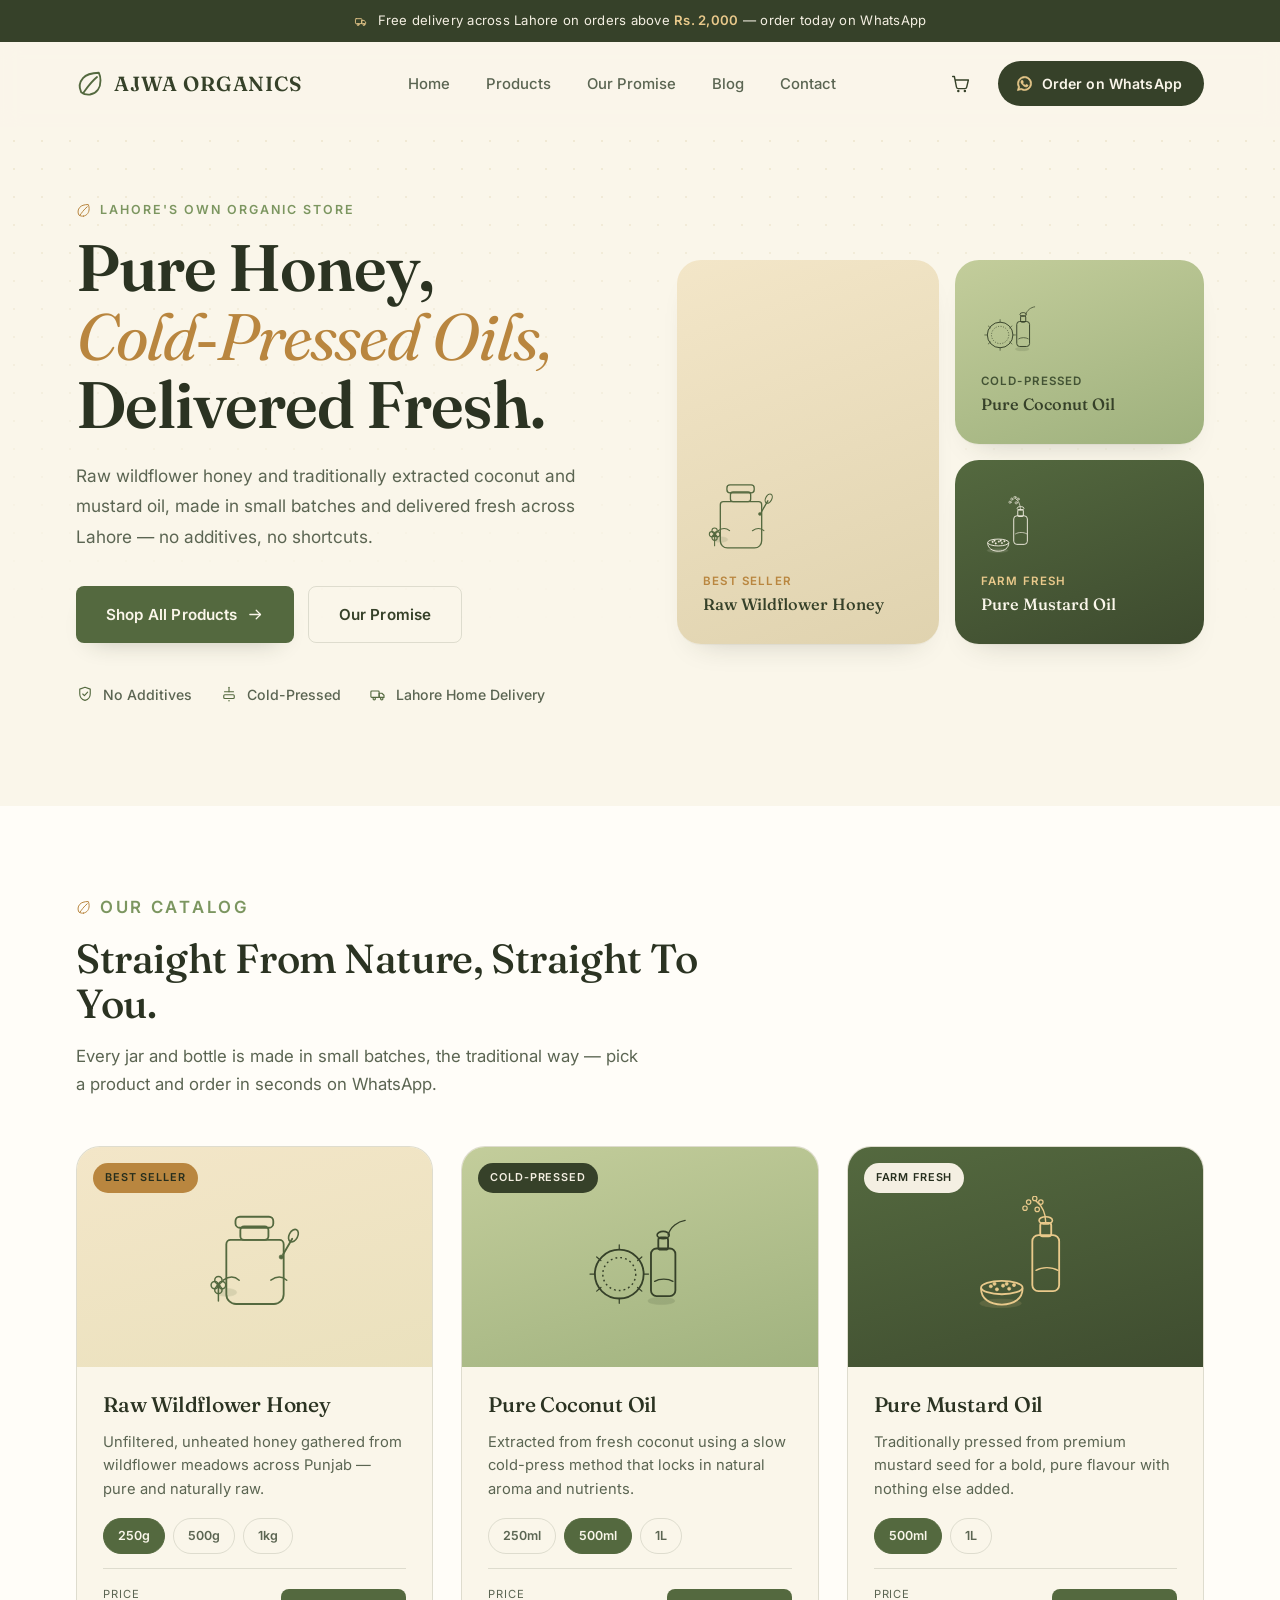
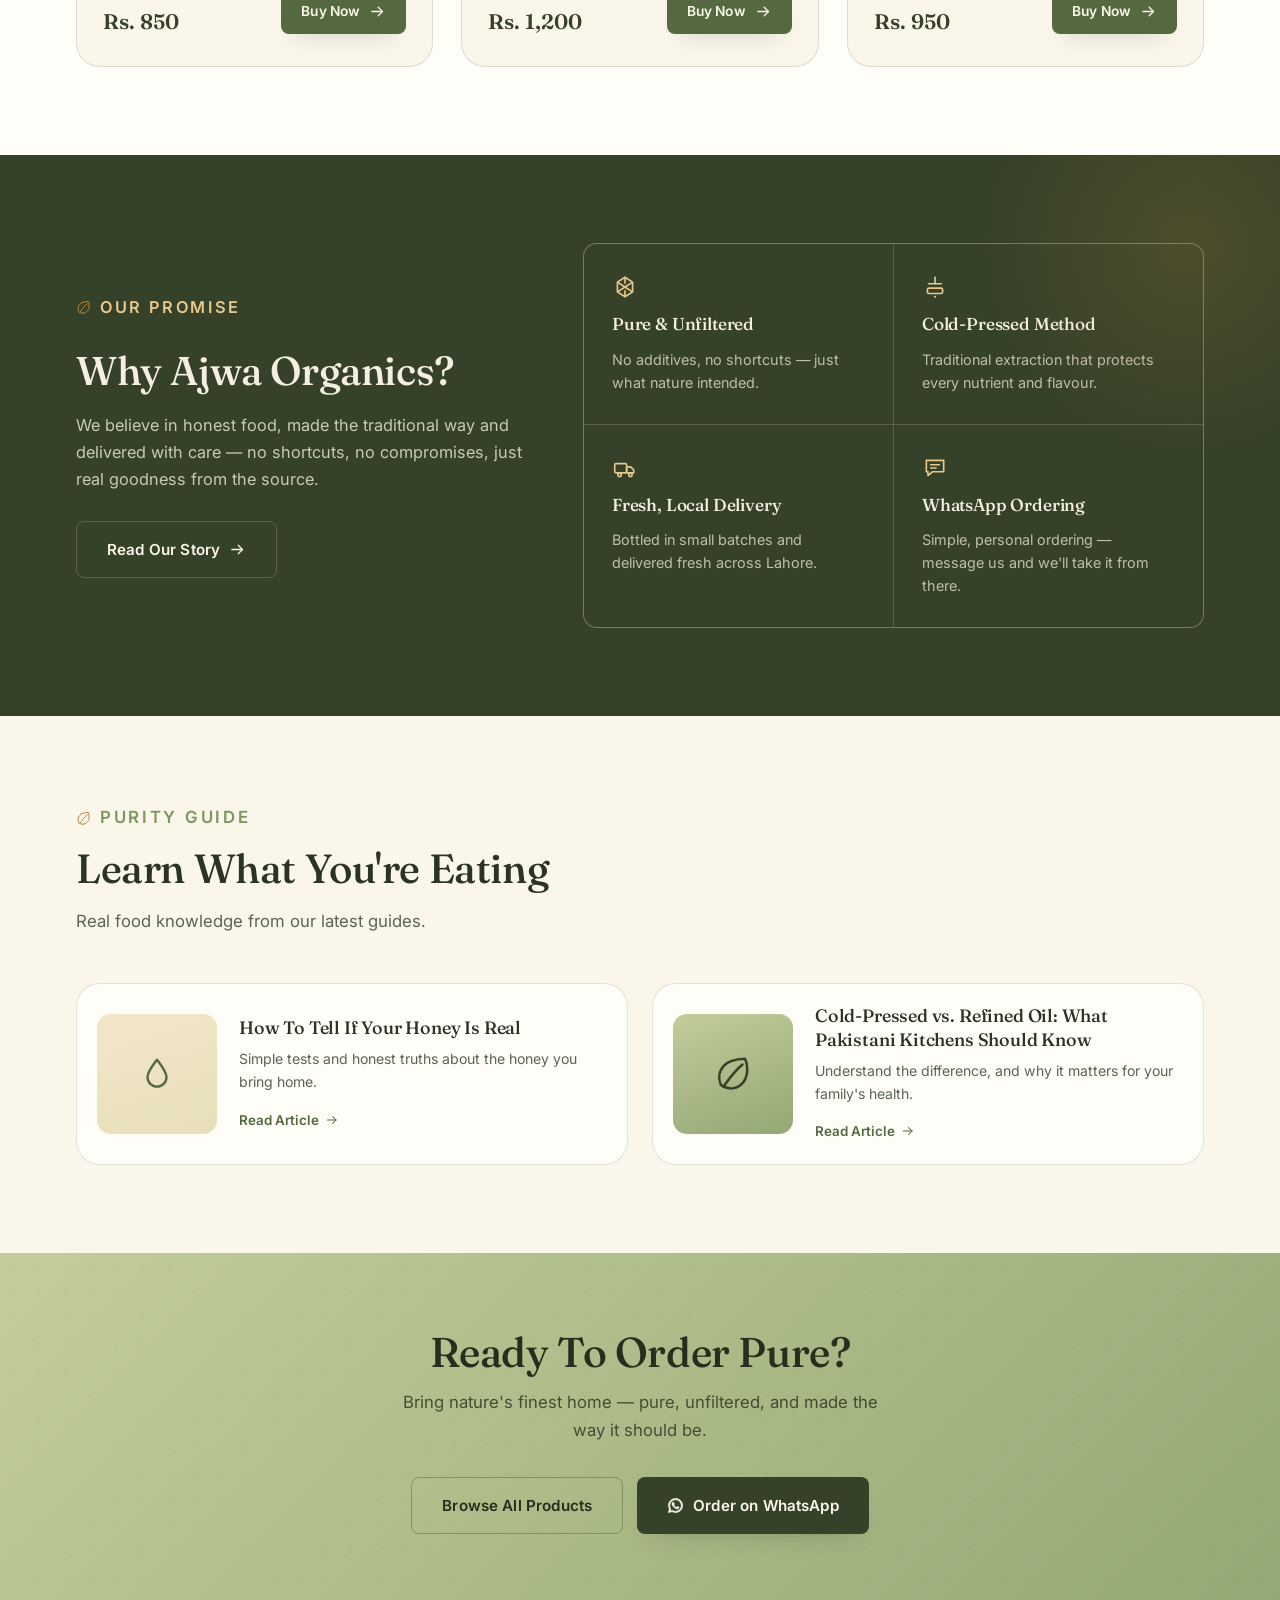
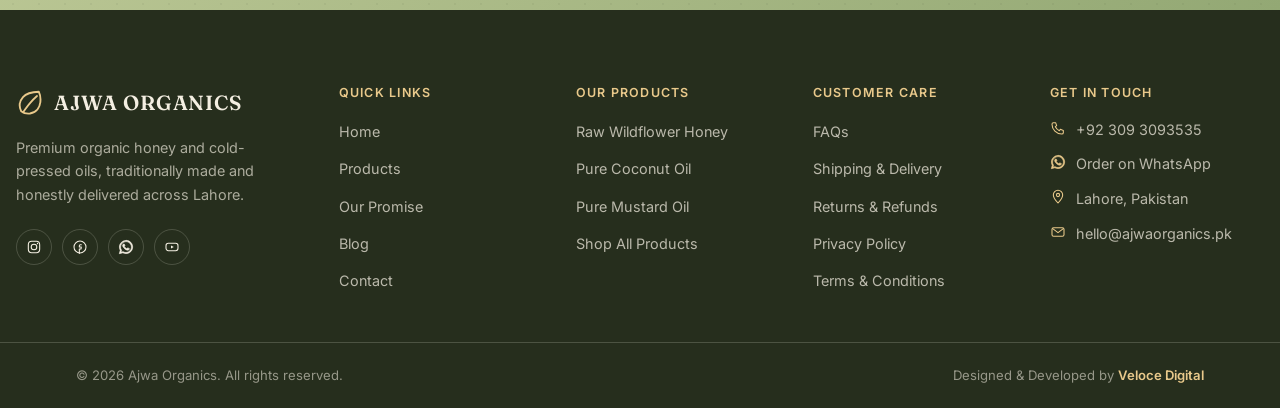
<file: index (3).html>
<!DOCTYPE html>
<!--
  ============================================================
  AJWA ORGANICS — SITE MAP / BUILD PLAN
  ============================================================
  Planned pages (per Veloce Digital proposal v2). Build one at a
  time; filenames below are already wired into this homepage's
  nav + footer, so each new page "just works" once it exists.

    index.html                              <- this file (Homepage)
    checkout.html                           <- cart + map + WhatsApp handoff
    our-story.html                          <- philosophy + quality standards
    blog.html                               <- Purity Blog index
    blog-how-to-tell-if-honey-is-real.html  <- article
    blog-cold-pressed-vs-refined-oil.html   <- article
    privacy-policy.html
    terms-conditions.html
    shipping-delivery.html
    returns-refunds.html
    contact.html                            <- optional, only if a real
                                                contact FORM is wanted beyond
                                                the footer info (not in scope yet)

  NOT in the original proposal (currently a dead "#" link in the
  footer, left for you to decide): FAQs.

  HOW TO BUILD EACH NEW PAGE (keeps the whole site consistent):
   1. Duplicate this file, rename it to the filename above.
   2. Keep the <head> styles, the announcement bar, <header>, and
      <footer> 100% identical to this file — don't restyle per page.
   3. Replace only the content inside <main>...</main>.
   4. On the new page's own <header>, mark the matching nav <li> as
      the active one for clarity (optional: add class="is-active").
   5. Link back to this page using "index.html#section", not "#section"
      — bare anchors only work on the page that defines that id.

  Buy Now currently jumps straight to WhatsApp. The proposal's
  checkout.html (with the map pin) would sit BEFORE that WhatsApp
  step — worth deciding now whether Buy Now should route there
  once it exists, or stay as a direct WhatsApp shortcut.
  ============================================================
-->
<html lang="en">
<head>
<meta charset="UTF-8">
<meta name="viewport" content="width=device-width, initial-scale=1.0">
<title>Ajwa Organics — Raw Honey &amp; Cold-Pressed Oils, Delivered Across Lahore</title>
<meta name="description" content="Raw wildflower honey and traditionally cold-pressed coconut and mustard oil, made in small batches and delivered fresh across Lahore. No additives, no shortcuts.">
<link rel="icon" href="data:image/svg+xml,%3Csvg xmlns='http://www.w3.org/2000/svg' viewBox='0 0 24 24'%3E%3Cpath fill='%2354693F' d='M12 2C8 3 4 6 3.2 11c-.8 5 2.3 9.6 7 10.8C9 17 9.6 11.4 13 7.4c2-2.3 5-3.6 7.8-3.6C19 1.8 15.4 1.2 12 2Z'/%3E%3C/svg%3E">
<link rel="preconnect" href="https://fonts.googleapis.com">
<link rel="preconnect" href="https://fonts.gstatic.com" crossorigin>
<link href="https://fonts.googleapis.com/css2?family=Fraunces:ital,opsz,wght@0,9..144,300;0,9..144,400;0,9..144,500;0,9..144,600;0,9..144,700;1,9..144,400;1,9..144,500&family=Inter:wght@400;500;600;700&display=swap" rel="stylesheet">
<style>
  /* ============================================================
     0. RESET
  ============================================================ */
  *, *::before, *::after { box-sizing: border-box; margin: 0; padding: 0; }
  html { scroll-behavior: smooth; }
  img, svg { display: block; max-width: 100%; }
  a { color: inherit; text-decoration: none; }
  ul { list-style: none; }
  button { font: inherit; cursor: pointer; background: none; border: none; color: inherit; }
  input { font: inherit; }

  @media (prefers-reduced-motion: reduce) {
    html { scroll-behavior: auto; }
    *, *::before, *::after { animation-duration: 0.01ms !important; animation-iteration-count: 1 !important; transition-duration: 0.01ms !important; scroll-behavior: auto !important; }
  }

  /* ============================================================
     1. DESIGN TOKENS — palette sourced from the approved swatches
        (deep olive / forest / sage / moss / stone / cream + honey accent)
  ============================================================ */
  :root {
    --c-cream:        #FAF6EA;
    --c-cream-soft:   #F2ECD9;
    --c-paper:        #FFFDF8;
    --c-stone:        #DCCFAA;
    --c-sand:         #E7DFB9;
    --c-moss-light:   #C3CD9B;
    --c-sage:         #93A874;
    --c-moss:         #7C9660;
    --c-forest:       #54693F;
    --c-forest-dark:  #435334;
    --c-olive:        #364129;
    --c-olive-dark:   #262E1D;
    --c-honey:        #B9863F;
    --c-honey-light:  #E9C98B;
    --c-honey-soft:   #F3E6C8;
    --c-ink:          #2B3322;
    --c-ink-soft:     #5B6552;
    --c-cream-ink:    #F4EFE2;
    --c-line:         rgba(54,65,41,0.14);
    --c-line-light:   rgba(250,246,234,0.18);

    --font-display: 'Fraunces', Georgia, serif;
    --font-body: 'Inter', -apple-system, BlinkMacSystemFont, sans-serif;

    --radius-sm: 8px;
    --radius-md: 14px;
    --radius-lg: 24px;
    --radius-pill: 999px;

    --shadow-soft: 0 28px 54px -30px rgba(38,46,29,0.4);
    --shadow-tight: 0 12px 26px -16px rgba(38,46,29,0.32);
    --shadow-card: 0 1px 0 rgba(54,65,41,0.04), 0 16px 32px -22px rgba(38,46,29,0.28);

    --container-w: 1248px;
    --ease: cubic-bezier(.22,.61,.36,1);
  }

  /* ============================================================
     2. BASE TYPOGRAPHY
  ============================================================ */
  body {
    font-family: var(--font-body);
    background: var(--c-cream);
    color: var(--c-ink);
    line-height: 1.65;
    -webkit-font-smoothing: antialiased;
    overflow-x: hidden;
  }

  h1, h2, h3, h4 {
    font-family: var(--font-display);
    color: var(--c-ink);
    line-height: 1.12;
    font-weight: 500;
    letter-spacing: -0.01em;
  }

  p { color: var(--c-ink-soft); }

  a:focus-visible,
  button:focus-visible,
  input:focus-visible {
    outline: 2px solid var(--c-forest);
    outline-offset: 3px;
    border-radius: 4px;
  }

  .skip-link {
    position: absolute;
    left: -999px;
    top: 0;
    background: var(--c-olive);
    color: var(--c-cream);
    padding: 12px 20px;
    z-index: 999;
    border-radius: 0 0 8px 0;
  }
  .skip-link:focus { left: 0; }

  /* ============================================================
     3. LAYOUT UTILITIES
  ============================================================ */
  .container {
    width: 100%;
    max-width: var(--container-w);
    margin: 0 auto;
    padding: 0 24px;
  }
  @media (min-width: 768px)  { .container { padding: 0 40px; } }
  @media (min-width: 1280px) { .container { padding: 0 60px; } }

  .section { padding: 88px 0; }
  .section--tight { padding: 64px 0; }
  @media (max-width: 768px) {
    .section { padding: 64px 0; }
    .section--tight { padding: 48px 0; }
  }

  .section-head {
    max-width: 640px;
    margin-bottom: 48px;
  }
  .section-head--center { margin-left: auto; margin-right: auto; text-align: center; }

  .eyebrow {
    display: inline-flex;
    align-items: center;
    gap: 9px;
    font-size: 0.78rem;
    font-weight: 600;
    letter-spacing: 0.16em;
    text-transform: uppercase;
    color: var(--c-moss);
    margin-bottom: 14px;
  }
  .eyebrow .icon { width: 15px; height: 15px; color: var(--c-honey); flex-shrink: 0; }
  .section-head--center .eyebrow { justify-content: center; }

  .section-head h2 {
    font-size: clamp(1.9rem, 1.3vw + 1.5rem, 2.7rem);
    margin-bottom: 16px;
  }
  .section-head p { font-size: 1.05rem; max-width: 52ch; }
  .section-head--center p { margin-left: auto; margin-right: auto; }

  .icon { width: 22px; height: 22px; stroke: currentColor; }

  .reveal {
    opacity: 0;
    transform: translateY(22px);
    transition: opacity .7s var(--ease), transform .7s var(--ease);
  }
  .reveal.is-visible { opacity: 1; transform: translateY(0); }

  /* ============================================================
     4. BUTTONS
  ============================================================ */
  .btn {
    display: inline-flex;
    align-items: center;
    justify-content: center;
    gap: 9px;
    font-family: var(--font-body);
    font-weight: 600;
    font-size: 0.95rem;
    letter-spacing: 0.01em;
    padding: 15px 30px;
    border-radius: var(--radius-sm);
    transition: transform .25s var(--ease), background .25s var(--ease), border-color .25s var(--ease), box-shadow .25s var(--ease), color .25s var(--ease);
    white-space: nowrap;
  }
  .btn .icon { width: 17px; height: 17px; }

  .btn--primary {
    background: var(--c-forest);
    color: var(--c-cream);
    box-shadow: var(--shadow-tight);
  }
  .btn--primary:hover { background: var(--c-forest-dark); transform: translateY(-2px); box-shadow: var(--shadow-soft); }

  .btn--outline {
    background: transparent;
    color: var(--c-olive);
    border: 1.5px solid var(--c-line);
  }
  .btn--outline:hover { border-color: var(--c-forest); background: rgba(84,105,63,0.06); }

  .btn--outline-light {
    background: transparent;
    color: var(--c-cream);
    border: 1.5px solid var(--c-line-light);
  }
  .btn--outline-light:hover { border-color: var(--c-honey-light); background: rgba(250,246,234,0.08); }

  .btn--whatsapp {
    background: var(--c-olive);
    color: var(--c-cream);
    border-radius: var(--radius-pill);
    padding: 11px 22px 11px 18px;
    font-size: 0.88rem;
  }
  .btn--whatsapp:hover { background: var(--c-olive-dark); transform: translateY(-1px); }
  .btn--whatsapp .icon { color: var(--c-honey-light); }
  .btn--whatsapp .wa-short { display: none; }

  .btn--block { width: 100%; }
  .btn--sm { padding: 11px 20px; font-size: 0.86rem; }

  /* ============================================================
     5. ANNOUNCEMENT BAR
  ============================================================ */
  .announcement {
    background: var(--c-olive);
    color: var(--c-cream-ink);
  }
  .announcement .container {
    display: flex;
    align-items: center;
    justify-content: center;
    gap: 10px;
    padding-top: 10px;
    padding-bottom: 10px;
    font-size: 0.82rem;
    letter-spacing: 0.02em;
    text-align: center;
  }
  .announcement strong { color: var(--c-honey-light); font-weight: 600; }
  .announcement .icon { width: 14px; height: 14px; color: var(--c-honey-light); flex-shrink: 0; }

  /* ============================================================
     6. HEADER
  ============================================================ */
  .site-header {
    position: sticky;
    top: 0;
    z-index: 100;
    background: rgba(250,246,234,0.9);
    backdrop-filter: blur(10px);
    -webkit-backdrop-filter: blur(10px);
    border-bottom: 1px solid transparent;
    transition: border-color .3s var(--ease), box-shadow .3s var(--ease);
  }
  .site-header.is-scrolled {
    border-bottom-color: var(--c-line);
    box-shadow: 0 8px 24px -20px rgba(38,46,29,0.4);
  }
  .site-header .container {
    display: flex;
    align-items: center;
    justify-content: space-between;
    gap: 24px;
    height: 84px;
  }

  .brand {
    display: inline-flex;
    align-items: center;
    gap: 10px;
    flex-shrink: 0;
  }
  .brand .icon { width: 28px; height: 28px; color: var(--c-forest); }
  .brand-word {
    font-family: var(--font-display);
    font-size: 1.28rem;
    font-weight: 600;
    letter-spacing: 0.04em;
    color: var(--c-olive);
    text-transform: uppercase;
  }

  .main-nav { display: none; }
  .main-nav ul { display: flex; align-items: center; gap: 36px; }
  .main-nav a {
    font-size: 0.93rem;
    font-weight: 500;
    color: var(--c-ink-soft);
    position: relative;
    padding: 6px 0;
    transition: color .2s var(--ease);
  }
  .main-nav a::after {
    content: "";
    position: absolute;
    left: 0; right: 100%;
    bottom: 0;
    height: 1.5px;
    background: var(--c-honey);
    transition: right .3s var(--ease);
  }
  .main-nav a:hover { color: var(--c-olive); }
  .main-nav a:hover::after { right: 0; }

  .header-actions { display: flex; align-items: center; gap: 18px; }
  .icon-btn {
    display: inline-flex;
    align-items: center;
    justify-content: center;
    width: 38px; height: 38px;
    color: var(--c-olive);
    border-radius: var(--radius-pill);
    transition: background .2s var(--ease);
  }
  .icon-btn:hover { background: var(--c-cream-soft); }
  .icon-btn .icon { width: 21px; height: 21px; }

  .nav-toggle {
    display: inline-flex;
    width: 38px; height: 38px;
    align-items: center; justify-content: center;
    color: var(--c-olive);
  }
  .nav-toggle .icon { width: 24px; height: 24px; }
  .nav-toggle .icon-close { display: none; }

  .mobile-nav {
    position: fixed;
    inset: 84px 0 0 0;
    background: var(--c-cream);
    z-index: 99;
    padding: 28px 24px 40px;
    transform: translateY(-12px);
    opacity: 0;
    pointer-events: none;
    transition: opacity .25s var(--ease), transform .25s var(--ease);
    overflow-y: auto;
  }
  .mobile-nav.is-open { opacity: 1; transform: translateY(0); pointer-events: auto; }
  .mobile-nav ul { display: flex; flex-direction: column; gap: 4px; }
  .mobile-nav a {
    display: block;
    font-family: var(--font-display);
    font-size: 1.5rem;
    padding: 14px 4px;
    border-bottom: 1px solid var(--c-line);
    color: var(--c-olive);
  }
  .mobile-nav .btn { margin-top: 28px; }

  body.nav-open .nav-toggle .icon-menu { display: none; }
  body.nav-open .nav-toggle .icon-close { display: block; }
  body.nav-open { overflow: hidden; }

  @media (min-width: 1024px) {
    .main-nav { display: block; }
    .mobile-nav, .nav-toggle { display: none; }
  }

  /* ============================================================
     7. HERO
  ============================================================ */
  .hero {
    position: relative;
    background: var(--c-cream);
    overflow: hidden;
    padding: 72px 0 100px;
  }
  .hero::before {
    content: "";
    position: absolute;
    inset: 0;
    background-image: radial-gradient(circle, var(--c-stone) 1.3px, transparent 1.3px);
    background-size: 28px 28px;
    opacity: 0.35;
    -webkit-mask-image: linear-gradient(to bottom, black, transparent 75%);
    mask-image: linear-gradient(to bottom, black, transparent 75%);
    pointer-events: none;
  }
  .hero .container {
    position: relative;
    display: grid;
    grid-template-columns: 1fr;
    gap: 56px;
    align-items: center;
  }
  @media (min-width: 1024px) {
    .hero .container { grid-template-columns: 1.05fr 1fr; gap: 48px; }
  }

  .hero-copy { max-width: 560px; }

  .hero-title {
    font-size: clamp(2.5rem, 3.3vw + 1.6rem, 4.1rem);
    line-height: 1.04;
    letter-spacing: -0.015em;
    margin-bottom: 22px;
  }
  .hero-title span { display: block; }
  .hero-title .accent {
    font-style: italic;
    font-weight: 400;
    color: var(--c-honey);
  }
  .hero-title .weight { font-weight: 600; }

  .hero-sub {
    font-size: 1.08rem;
    line-height: 1.75;
    max-width: 46ch;
    margin-bottom: 34px;
  }

  .hero-ctas {
    display: flex;
    flex-wrap: wrap;
    gap: 14px;
    margin-bottom: 40px;
  }

  .trust-points {
    display: flex;
    flex-wrap: wrap;
    gap: 22px 28px;
  }
  .trust-point {
    display: inline-flex;
    align-items: center;
    gap: 9px;
    font-size: 0.88rem;
    font-weight: 500;
    color: var(--c-ink-soft);
  }
  .trust-point .icon { width: 18px; height: 18px; color: var(--c-forest); flex-shrink: 0; }

  /* Hero visual collage */
  .hero-visual {
    display: grid;
    grid-template-columns: 1.05fr 1fr;
    grid-template-rows: minmax(184px, 1fr) minmax(184px, 1fr);
    gap: 16px;
    position: relative;
  }
  .visual-card {
    border-radius: var(--radius-lg);
    padding: 26px;
    display: flex;
    flex-direction: column;
    justify-content: flex-end;
    gap: 14px;
    min-height: 180px;
    box-shadow: var(--shadow-card);
    position: relative;
    overflow: hidden;
  }
  .visual-card .icon-figure { width: 76px; height: 88px; }
  .visual-card .icon-figure .icon { width: 100%; height: 100%; }
  .visual-card-label {
    font-family: var(--font-display);
    font-size: 1.02rem;
    font-weight: 500;
  }
  .visual-card-tag {
    font-size: 0.72rem;
    font-weight: 600;
    letter-spacing: 0.1em;
    text-transform: uppercase;
  }

  .visual-card--honey {
    grid-column: 1; grid-row: 1 / 3;
    background: linear-gradient(160deg, var(--c-honey-soft), var(--c-stone) 120%);
    color: var(--c-olive);
  }
  .visual-card--honey .visual-card-tag { color: var(--c-honey); }
  .visual-card--honey .visual-card-label { color: var(--c-olive); }
  .visual-card--honey .icon-figure { color: var(--c-forest); }

  .visual-card--coconut {
    grid-column: 2; grid-row: 1;
    background: linear-gradient(160deg, var(--c-moss-light), var(--c-sage) 130%);
    color: var(--c-olive);
    min-height: 184px;
  }
  .visual-card--coconut .visual-card-tag { color: var(--c-forest-dark); }
  .visual-card--coconut .visual-card-label { color: var(--c-olive); }
  .visual-card--coconut .icon-figure { color: var(--c-olive); width: 60px; height: 64px; }

  .visual-card--mustard {
    grid-column: 2; grid-row: 2;
    background: linear-gradient(160deg, var(--c-forest), var(--c-olive) 130%);
    color: var(--c-cream);
    min-height: 184px;
  }
  .visual-card--mustard .visual-card-tag { color: var(--c-honey-light); }
  .visual-card--mustard .visual-card-label { color: var(--c-cream); }
  .visual-card--mustard .icon-figure { color: var(--c-cream-ink); width: 58px; height: 62px; }

  @media (max-width: 540px) {
    .hero-visual { grid-template-columns: 1fr 1fr; }
    .visual-card { min-height: 150px; padding: 20px; }
    .visual-card--honey { grid-row: 1 / 2; }
    .visual-card--coconut { grid-column: 1; grid-row: 2; }
    .visual-card--mustard { grid-column: 2; grid-row: 2; }
  }

  /* ============================================================
     8. PRODUCTS
  ============================================================ */
  .products { background: var(--c-paper); }

  .product-grid {
    display: grid;
    grid-template-columns: 1fr;
    gap: 28px;
  }
  @media (min-width: 720px)  { .product-grid { grid-template-columns: repeat(2, 1fr); } }
  @media (min-width: 1040px) { .product-grid { grid-template-columns: repeat(3, 1fr); } }

  .product-card {
    background: var(--c-cream);
    border: 1px solid var(--c-line);
    border-radius: var(--radius-lg);
    overflow: hidden;
    display: flex;
    flex-direction: column;
    transition: transform .3s var(--ease), box-shadow .3s var(--ease);
  }
  .product-card:hover { transform: translateY(-5px); box-shadow: var(--shadow-soft); }

  .product-media {
    position: relative;
    height: 220px;
    display: flex;
    align-items: center;
    justify-content: center;
  }
  .product-media .icon-figure { width: 108px; height: 122px; }
  .product-media .icon-figure .icon { width: 100%; height: 100%; }

  .product-media--honey   { background: linear-gradient(165deg, var(--c-honey-soft), var(--c-sand) 140%); }
  .product-media--honey .icon-figure { color: var(--c-forest); }
  .product-media--coconut { background: linear-gradient(165deg, var(--c-moss-light), var(--c-sage) 140%); }
  .product-media--coconut .icon-figure { color: var(--c-olive); }
  .product-media--mustard { background: linear-gradient(165deg, var(--c-forest), var(--c-olive) 140%); }
  .product-media--mustard .icon-figure { color: var(--c-honey-light); }
  .product-badge.is-mustard { background: var(--c-cream-ink); color: var(--c-olive-dark); }

  .product-badge {
    position: absolute;
    top: 16px; left: 16px;
    background: var(--c-olive);
    color: var(--c-cream-ink);
    font-size: 0.68rem;
    font-weight: 600;
    letter-spacing: 0.08em;
    text-transform: uppercase;
    padding: 6px 12px;
    border-radius: var(--radius-pill);
  }
  .product-badge.is-honey { background: var(--c-honey); color: var(--c-olive-dark); }

  .product-body {
    padding: 26px 26px 28px;
    display: flex;
    flex-direction: column;
    gap: 14px;
    flex-grow: 1;
  }
  .product-body h3 { font-size: 1.32rem; }
  .product-body p { font-size: 0.92rem; line-height: 1.6; }

  .size-pills { display: flex; flex-wrap: wrap; gap: 8px; margin-top: 2px; }
  .size-pill {
    font-size: 0.78rem;
    font-weight: 600;
    padding: 7px 14px;
    border-radius: var(--radius-pill);
    border: 1.5px solid var(--c-line);
    color: var(--c-ink-soft);
    transition: all .2s var(--ease);
  }
  .size-pill:hover { border-color: var(--c-moss); }
  .size-pill[aria-pressed="true"] {
    background: var(--c-forest);
    border-color: var(--c-forest);
    color: var(--c-cream);
  }

  .product-footer {
    margin-top: auto;
    padding-top: 16px;
    border-top: 1px solid var(--c-line);
    display: flex;
    align-items: center;
    justify-content: space-between;
    gap: 12px;
  }
  .product-price { display: flex; flex-direction: column; }
  .product-price .label { font-size: 0.7rem; color: var(--c-ink-soft); text-transform: uppercase; letter-spacing: 0.08em; }
  .product-price .amount { font-family: var(--font-display); font-size: 1.32rem; font-weight: 600; color: var(--c-olive); }

  /* ============================================================
     9. WHY AJWA ORGANICS (dark band)
  ============================================================ */
  .promise {
    background: var(--c-olive);
    color: var(--c-cream-ink);
    position: relative;
    overflow: hidden;
  }
  .promise::after {
    content: "";
    position: absolute;
    right: -120px; top: -120px;
    width: 420px; height: 420px;
    border-radius: 50%;
    background: radial-gradient(circle, rgba(185,134,63,0.18), transparent 70%);
    pointer-events: none;
  }
  .promise .container {
    position: relative;
    display: grid;
    grid-template-columns: 1fr;
    gap: 48px;
  }
  @media (min-width: 920px) {
    .promise .container { grid-template-columns: 0.85fr 1.15fr; align-items: center; }
  }

  .promise-intro .eyebrow { color: var(--c-honey-light); }
  .promise-intro h2 {
    color: var(--c-cream-ink);
    font-size: clamp(1.9rem, 1.6vw + 1.4rem, 2.5rem);
    margin-bottom: 18px;
  }
  .promise-intro p {
    color: rgba(244,239,226,0.78);
    font-size: 1.02rem;
    max-width: 46ch;
    margin-bottom: 28px;
  }

  .feature-grid {
    display: grid;
    grid-template-columns: 1fr;
    gap: 1px;
    background: var(--c-line-light);
    border: 1px solid var(--c-line-light);
    border-radius: var(--radius-md);
    overflow: hidden;
  }
  @media (min-width: 560px) {
    .feature-grid { grid-template-columns: 1fr 1fr; }
  }
  .feature-item {
    background: var(--c-olive);
    padding: 30px 28px;
    display: flex;
    flex-direction: column;
    gap: 14px;
  }
  .feature-item .icon { width: 26px; height: 26px; color: var(--c-honey-light); }
  .feature-item h3 { color: var(--c-cream-ink); font-size: 1.08rem; font-weight: 500; }
  .feature-item p { color: rgba(244,239,226,0.72); font-size: 0.9rem; line-height: 1.6; }

  /* ============================================================
     10. BLOG / PURITY GUIDE
  ============================================================ */
  .blog { background: var(--c-cream); }

  .blog-grid {
    display: grid;
    grid-template-columns: 1fr;
    gap: 24px;
  }
  @media (min-width: 760px) { .blog-grid { grid-template-columns: 1fr 1fr; } }

  .blog-card {
    display: grid;
    grid-template-columns: 120px 1fr;
    gap: 22px;
    background: var(--c-paper);
    border: 1px solid var(--c-line);
    border-radius: var(--radius-lg);
    padding: 20px;
    align-items: center;
    transition: box-shadow .3s var(--ease), transform .3s var(--ease);
  }
  .blog-card:hover { box-shadow: var(--shadow-tight); transform: translateY(-3px); }
  @media (max-width: 480px) {
    .blog-card { grid-template-columns: 1fr; }
  }

  .blog-thumb {
    width: 100%;
    aspect-ratio: 1 / 1;
    border-radius: var(--radius-md);
    display: flex;
    align-items: center;
    justify-content: center;
  }
  .blog-thumb.tone-a { background: linear-gradient(160deg, var(--c-honey-soft), var(--c-sand)); color: var(--c-forest); }
  .blog-thumb.tone-b { background: linear-gradient(160deg, var(--c-moss-light), var(--c-sage)); color: var(--c-olive); }
  .blog-thumb .icon { width: 38px; height: 38px; }

  .blog-content h3 { font-size: 1.12rem; margin-bottom: 8px; line-height: 1.3; }
  .blog-content p { font-size: 0.88rem; margin-bottom: 12px; }
  .blog-link {
    display: inline-flex;
    align-items: center;
    gap: 6px;
    font-size: 0.84rem;
    font-weight: 600;
    color: var(--c-forest);
  }
  .blog-link .icon { width: 14px; height: 14px; transition: transform .2s var(--ease); }
  .blog-link:hover .icon { transform: translateX(3px); }

  /* ============================================================
     11. FINAL CTA BAND
  ============================================================ */
  .cta-band {
    background: linear-gradient(135deg, var(--c-moss-light) 0%, var(--c-sage) 100%);
    color: var(--c-olive-dark);
    position: relative;
    overflow: hidden;
  }
  .cta-band::before {
    content: "";
    position: absolute;
    inset: 0;
    background-image: radial-gradient(circle, rgba(54,65,41,0.12) 1.4px, transparent 1.4px);
    background-size: 26px 26px;
    opacity: 0.5;
  }
  .cta-band .container {
    position: relative;
    text-align: center;
    display: flex;
    flex-direction: column;
    align-items: center;
    padding-top: 76px;
    padding-bottom: 76px;
  }
  .cta-band h2 {
    color: var(--c-olive-dark);
    font-size: clamp(1.9rem, 1.8vw + 1.3rem, 2.6rem);
    margin-bottom: 14px;
  }
  .cta-band p {
    color: rgba(38,46,29,0.78);
    font-size: 1.05rem;
    max-width: 46ch;
    margin-bottom: 32px;
  }
  .cta-band-actions { display: flex; flex-wrap: wrap; gap: 14px; justify-content: center; }
  .cta-band .btn--outline { color: var(--c-olive-dark); border-color: rgba(38,46,29,0.3); }
  .cta-band .btn--outline:hover { background: rgba(38,46,29,0.08); border-color: var(--c-olive-dark); }
  .cta-band .btn--primary { background: var(--c-olive); color: var(--c-cream); }
  .cta-band .btn--primary:hover { background: var(--c-olive-dark); }

  /* ============================================================
     12. FOOTER
  ============================================================ */
  .site-footer { background: var(--c-olive-dark); color: rgba(244,239,226,0.82); }
  .footer-top { padding: 76px 0 48px; }
  .footer-grid {
    display: grid;
    grid-template-columns: 1fr;
    gap: 44px;
  }
  @media (min-width: 700px)  { .footer-grid { grid-template-columns: 1.3fr 1fr 1fr; } }
  @media (min-width: 1024px) { .footer-grid { grid-template-columns: 1.3fr 0.9fr 0.9fr 0.9fr 1fr; } }

  .footer-brand .brand { margin-bottom: 16px; }
  .footer-brand .brand .icon { color: var(--c-honey-light); }
  .footer-brand .brand-word { color: var(--c-cream-ink); }
  .footer-brand p { color: rgba(244,239,226,0.65); font-size: 0.9rem; max-width: 30ch; margin-bottom: 22px; }

  .social-row { display: flex; gap: 10px; }
  .social-link {
    width: 36px; height: 36px;
    display: inline-flex; align-items: center; justify-content: center;
    border: 1px solid var(--c-line-light);
    border-radius: var(--radius-pill);
    color: var(--c-cream-ink);
    transition: background .2s var(--ease), border-color .2s var(--ease);
  }
  .social-link .icon { width: 16px; height: 16px; }
  .social-link:hover { background: var(--c-forest); border-color: var(--c-forest); }

  .footer-col h4 {
    font-family: var(--font-body);
    font-size: 0.78rem;
    font-weight: 600;
    letter-spacing: 0.1em;
    text-transform: uppercase;
    color: var(--c-honey-light);
    margin-bottom: 18px;
  }
  .footer-col ul { display: flex; flex-direction: column; gap: 11px; }
  .footer-col a { font-size: 0.9rem; color: rgba(244,239,226,0.72); transition: color .2s var(--ease); }
  .footer-col a:hover { color: var(--c-cream-ink); }

  .footer-contact li { display: flex; align-items: flex-start; gap: 10px; font-size: 0.9rem; color: rgba(244,239,226,0.72); }
  .footer-contact .icon { width: 16px; height: 16px; color: var(--c-honey-light); flex-shrink: 0; margin-top: 2px; }
  .footer-contact a:hover { color: var(--c-cream-ink); }

  .footer-bottom {
    border-top: 1px solid var(--c-line-light);
    padding: 22px 0;
  }
  .footer-bottom .container {
    display: flex;
    flex-wrap: wrap;
    gap: 10px;
    align-items: center;
    justify-content: space-between;
    font-size: 0.82rem;
    color: rgba(244,239,226,0.55);
  }
  .footer-bottom a { color: var(--c-honey-light); font-weight: 600; }
  .footer-bottom a:hover { color: var(--c-cream-ink); }

  /* ============================================================
     13. MOBILE OPTIMIZATION (additive only — same colors, same
         content, same desktop layout. Fixes real bugs: header
         overflow that pushed the menu button off-screen, a
         collapsed mobile-menu panel, and a dead empty grid cell
         in the hero collage at small widths.)
  ============================================================ */

  /* --- Header: stop overflow, keep the menu button on-screen --- */
  @media (max-width: 1023px) {
    .site-header .container { gap: 10px; }
    .header-actions { gap: 8px; }
    /* Cart shortcut is decorative (same destination as "Products" in
       the menu) — hide it on mobile so the WhatsApp button and the
       menu button always have room and are never pushed off-canvas. */
    .header-actions .icon-btn { display: none; }
    .btn--whatsapp { padding: 10px 16px 10px 13px; font-size: 0.82rem; gap: 7px; }
  }

  @media (max-width: 480px) {
    .brand-word { font-size: 1rem; max-width: 38vw; overflow: hidden; text-overflow: ellipsis; white-space: nowrap; }
    .btn--whatsapp .wa-full { display: none; }
    .btn--whatsapp .wa-short { display: inline; }
    .btn--whatsapp { padding: 10px 14px; }
  }

  /* Safety net for the smallest real-world phones (iPhone SE etc.) */
  @media (max-width: 360px) {
    .site-header .container { gap: 8px; }
    .header-actions { gap: 6px; }
    .brand .icon { width: 24px; height: 24px; }
    .brand-word { font-size: 0.92rem; max-width: 32vw; }
    .btn--whatsapp { padding: 9px 12px; font-size: 0.78rem; }
    .nav-toggle { width: 34px; height: 34px; }
    .nav-toggle .icon { width: 22px; height: 22px; }
  }

  /* --- Hero collage: at ≤540px the honey card only filled the left
     column, leaving an empty, wasted cell beside it. Let it span the
     full width on top instead, with coconut + mustard below — same
     three cards, same colors, no dead space. --- */
  @media (max-width: 540px) {
    .visual-card--honey { grid-column: 1 / 3; grid-row: 1; min-height: 130px; }
    .visual-card--coconut { grid-row: 2; }
    .visual-card--mustard { grid-row: 2; }
  }

  /* --- Full-width CTA buttons on small phones: easier to tap, and
     stacking reads cleaner than two half-width buttons squeezed
     side by side. Same button styles/colors, just full-width. --- */
  @media (max-width: 480px) {
    .hero-ctas, .cta-band-actions { flex-direction: column; align-items: stretch; }
    .hero-ctas .btn, .cta-band-actions .btn { width: 100%; }
  }
</style>
</head>
<body>

<a href="#main" class="skip-link">Skip to content</a>

<!-- ============================================================
     ICON SPRITE
============================================================ -->
<svg style="display:none" aria-hidden="true">
  <symbol id="icon-leaf" viewBox="0 0 24 24" fill="none" stroke="currentColor" stroke-width="1.6" stroke-linecap="round" stroke-linejoin="round">
    <path d="M12 21c6-1 9-6 9-12 0-2.8-.6-5-1.4-6.6C12.8 2.6 8.6 4 6 7c-3 3.4-3.5 8-1.6 12C7 21 9.6 21.3 12 21Z"/>
    <path d="M6 20c3-4 6-9 12-14"/>
  </symbol>

  <symbol id="icon-menu" viewBox="0 0 24 24" fill="none" stroke="currentColor" stroke-width="1.8" stroke-linecap="round">
    <line x1="4" y1="7" x2="20" y2="7"/><line x1="4" y1="12" x2="20" y2="12"/><line x1="4" y1="17" x2="20" y2="17"/>
  </symbol>
  <symbol id="icon-close" viewBox="0 0 24 24" fill="none" stroke="currentColor" stroke-width="1.8" stroke-linecap="round">
    <line x1="5" y1="5" x2="19" y2="19"/><line x1="19" y1="5" x2="5" y2="19"/>
  </symbol>

  <symbol id="icon-cart" viewBox="0 0 24 24" fill="none" stroke="currentColor" stroke-width="1.6" stroke-linecap="round" stroke-linejoin="round">
    <path d="M3 4h2l2.4 12.2a2 2 0 0 0 2 1.6h7.7a2 2 0 0 0 2-1.6L21 8H6"/>
    <circle cx="9.5" cy="20.5" r="1.4" fill="currentColor" stroke="none"/>
    <circle cx="17" cy="20.5" r="1.4" fill="currentColor" stroke="none"/>
  </symbol>

  <symbol id="icon-arrow" viewBox="0 0 24 24" fill="none" stroke="currentColor" stroke-width="1.8" stroke-linecap="round" stroke-linejoin="round">
    <line x1="4" y1="12" x2="19" y2="12"/><polyline points="13 6 19 12 13 18"/>
  </symbol>

  <symbol id="icon-whatsapp" viewBox="0 0 24 24" fill="currentColor">
    <path d="M12.04 2.2c-5.46 0-9.9 4.43-9.9 9.9 0 1.75.46 3.39 1.26 4.81L2 22l5.25-1.37a9.86 9.86 0 0 0 4.79 1.22h.01c5.46 0 9.9-4.43 9.9-9.9 0-2.64-1.03-5.13-2.9-7-1.87-1.87-4.36-2.9-7.01-2.9Zm0 18.1h-.01a8.2 8.2 0 0 1-4.18-1.15l-.3-.18-3.12.82.83-3.04-.2-.31a8.18 8.18 0 0 1-1.26-4.34c0-4.53 3.69-8.21 8.23-8.21 2.2 0 4.26.86 5.82 2.41a8.16 8.16 0 0 1 2.41 5.81c0 4.54-3.69 8.19-8.22 8.19Zm4.5-6.15c-.25-.12-1.46-.72-1.69-.8-.23-.08-.39-.12-.56.12-.16.25-.64.8-.78.97-.15.16-.29.18-.54.06-.25-.12-1.04-.38-1.99-1.22-.74-.65-1.23-1.46-1.38-1.71-.14-.25-.02-.38.11-.5.11-.11.25-.29.37-.43.12-.15.16-.25.25-.41.08-.17.04-.31-.02-.43-.06-.12-.56-1.34-.76-1.84-.2-.48-.41-.42-.56-.43h-.48c-.16 0-.43.06-.66.31-.22.25-.86.84-.86 2.04 0 1.21.88 2.37 1 2.53.12.16 1.73 2.64 4.2 3.7.59.25 1.04.4 1.4.51.59.19 1.12.16 1.55.1.47-.07 1.46-.6 1.66-1.18.21-.58.21-1.07.15-1.18-.06-.1-.23-.16-.48-.28Z"/>
  </symbol>

  <symbol id="icon-honeycomb" viewBox="0 0 24 24" fill="none" stroke="currentColor" stroke-width="1.5" stroke-linejoin="round">
    <path d="M12 3 19 7.5v9L12 21 5 16.5v-9Z"/>
    <path d="M12 3v6M19 7.5l-7 4.5M5 7.5l7 4.5M12 21v-6M5 16.5l7-4.5M19 16.5l-7-4.5"/>
  </symbol>
  <symbol id="icon-press" viewBox="0 0 24 24" fill="none" stroke="currentColor" stroke-width="1.5" stroke-linecap="round" stroke-linejoin="round">
    <line x1="12" y1="3" x2="12" y2="9"/>
    <line x1="6" y1="9" x2="18" y2="9"/>
    <rect x="5" y="13" width="14" height="5" rx="1.4"/>
    <circle cx="12" cy="21" r="1" fill="currentColor" stroke="none"/>
  </symbol>
  <symbol id="icon-truck" viewBox="0 0 24 24" fill="none" stroke="currentColor" stroke-width="1.5" stroke-linecap="round" stroke-linejoin="round">
    <rect x="2.5" y="8" width="11" height="8.5" rx="1.2"/>
    <path d="M13.5 11h3.7L20 13.7v2.8h-6.5z"/>
    <circle cx="7" cy="18.3" r="1.6"/>
    <circle cx="17" cy="18.3" r="1.6"/>
  </symbol>
  <symbol id="icon-chat" viewBox="0 0 24 24" fill="none" stroke="currentColor" stroke-width="1.5" stroke-linecap="round" stroke-linejoin="round">
    <path d="M4 5h16v10.5H9.5L5.5 19v-3.5H4Z"/>
    <line x1="8" y1="9" x2="16" y2="9"/>
    <line x1="8" y1="12" x2="13" y2="12"/>
  </symbol>
  <symbol id="icon-check-shield" viewBox="0 0 24 24" fill="none" stroke="currentColor" stroke-width="1.5" stroke-linecap="round" stroke-linejoin="round">
    <path d="M12 3 5 5.5v6c0 4.6 3 7.8 7 9 4-1.2 7-4.4 7-9v-6Z"/>
    <path d="m9 12 2.2 2.2L15.5 9.5"/>
  </symbol>
  <symbol id="icon-droplet" viewBox="0 0 24 24" fill="none" stroke="currentColor" stroke-width="1.5" stroke-linecap="round" stroke-linejoin="round">
    <path d="M12 3c3 4 6 7.6 6 11a6 6 0 1 1-12 0c0-3.4 3-7 6-11Z"/>
  </symbol>

  <symbol id="icon-honey-jar" viewBox="0 0 160 200" fill="none">
    <ellipse cx="33" cy="158" rx="17" ry="6.5" fill="currentColor" opacity=".14"/>
    <rect x="48" y="34" width="62" height="18" rx="7" stroke="currentColor" stroke-width="3"/>
    <rect x="56" y="50" width="46" height="22" rx="6" stroke="currentColor" stroke-width="3"/>
    <path d="M40 72h80c4 0 7 3 7 7v82c0 9-7 16-16 16H49c-9 0-16-7-16-16V79c0-4 3-7 7-7Z" stroke="currentColor" stroke-width="3"/>
    <path d="M28 138c10-7 18-7 26 0M106 138c10-7 18-7 26 0" stroke="currentColor" stroke-width="2.4" stroke-linecap="round"/>
    <path d="M126 96 L141 70" stroke="currentColor" stroke-width="3" stroke-linecap="round"/>
    <ellipse cx="143" cy="65" rx="7" ry="11" transform="rotate(28 143 65)" stroke="currentColor" stroke-width="2.6"/>
    <circle cx="123" cy="100" r="3.4" fill="currentColor"/>
    <g stroke="currentColor" stroke-width="2.4" stroke-linecap="round">
      <path d="M20 150v22"/>
      <circle cx="14" cy="146" r="6"/>
      <circle cx="26" cy="146" r="6"/>
      <circle cx="20" cy="138" r="6"/>
      <circle cx="20" cy="154" r="6"/>
    </g>
    <circle cx="20" cy="147" r="3.2" fill="currentColor"/>
  </symbol>

  <symbol id="icon-coconut-oil" viewBox="0 0 160 200" fill="none">
    <ellipse cx="115" cy="172" rx="22" ry="6" fill="currentColor" opacity=".14"/>
    <circle cx="46" cy="128" r="40" stroke="currentColor" stroke-width="3"/>
    <circle cx="46" cy="128" r="27" stroke="currentColor" stroke-width="2.4" stroke-dasharray="3 5"/>
    <g stroke="currentColor" stroke-width="2" stroke-linecap="round">
      <line x1="46" y1="88" x2="46" y2="80"/>
      <line x1="76" y1="106" x2="83" y2="100"/>
      <line x1="86" y1="128" x2="94" y2="128"/>
      <line x1="76" y1="150" x2="83" y2="156"/>
      <line x1="46" y1="168" x2="46" y2="176"/>
      <line x1="16" y1="150" x2="9" y2="156"/>
      <line x1="6" y1="128" x2="-2" y2="128"/>
      <line x1="16" y1="106" x2="9" y2="100"/>
    </g>
    <rect x="98" y="86" width="40" height="78" rx="9" stroke="currentColor" stroke-width="3"/>
    <rect x="110" y="68" width="16" height="20" rx="4" stroke="currentColor" stroke-width="3"/>
    <ellipse cx="118" cy="64" rx="10" ry="6" stroke="currentColor" stroke-width="2.6"/>
    <path d="M104 140c8-5 22-5 30 0" stroke="currentColor" stroke-width="2.2" stroke-linecap="round"/>
    <path d="M126 64c4-14 16-22 28-24" stroke="currentColor" stroke-width="2.2" stroke-linecap="round"/>
  </symbol>

  <symbol id="icon-mustard-oil" viewBox="0 0 160 200" fill="none">
    <ellipse cx="40" cy="176" rx="34" ry="7" fill="currentColor" opacity=".14"/>
    <path d="M8 152c0 16 14 26 34 26s34-10 34-26" stroke="currentColor" stroke-width="3" stroke-linecap="round"/>
    <ellipse cx="42" cy="150" rx="34" ry="11" stroke="currentColor" stroke-width="3"/>
    <g fill="currentColor">
      <circle cx="24" cy="148" r="2.6"/><circle cx="34" cy="153" r="2.6"/><circle cx="44" cy="147" r="2.6"/>
      <circle cx="54" cy="152" r="2.6"/><circle cx="62" cy="146" r="2.6"/><circle cx="30" cy="144" r="2.6"/>
      <circle cx="50" cy="144" r="2.6"/>
    </g>
    <rect x="92" y="64" width="44" height="92" rx="10" stroke="currentColor" stroke-width="3"/>
    <rect x="105" y="44" width="18" height="22" rx="4" stroke="currentColor" stroke-width="3"/>
    <ellipse cx="114" cy="40" rx="11" ry="6" stroke="currentColor" stroke-width="2.6"/>
    <path d="M98 122c10-6 26-6 36 0" stroke="currentColor" stroke-width="2.2" stroke-linecap="round"/>
    <path d="M114 44c0-16-6-28-16-36" stroke="currentColor" stroke-width="2.2" stroke-linecap="round"/>
    <g stroke="currentColor" stroke-width="2" stroke-linecap="round">
      <circle cx="96" cy="4" r="3.6"/><circle cx="86" cy="10" r="3.6"/><circle cx="106" cy="10" r="3.6"/>
      <circle cx="80" cy="20" r="3.6"/><circle cx="100" cy="22" r="3.6"/>
    </g>
  </symbol>

  <symbol id="icon-ig" viewBox="0 0 24 24" fill="none" stroke="currentColor" stroke-width="1.6" stroke-linecap="round" stroke-linejoin="round">
    <rect x="3.5" y="3.5" width="17" height="17" rx="5"/>
    <circle cx="12" cy="12" r="4.2"/>
    <circle cx="17.3" cy="6.7" r="1" fill="currentColor" stroke="none"/>
  </symbol>
  <symbol id="icon-fb" viewBox="0 0 24 24" fill="none" stroke="currentColor" stroke-width="1.6" stroke-linecap="round" stroke-linejoin="round">
    <circle cx="12" cy="12" r="9"/>
    <path d="M14 8.5h-1.6c-1 0-1.4.5-1.4 1.5V12h3l-.4 3h-2.6v6.7"/>
  </symbol>
  <symbol id="icon-yt" viewBox="0 0 24 24" fill="none" stroke="currentColor" stroke-width="1.6" stroke-linecap="round" stroke-linejoin="round">
    <rect x="3" y="6.5" width="18" height="11" rx="3.5"/>
    <path d="M10.5 9.7 14.7 12l-4.2 2.3z" fill="currentColor" stroke="none"/>
  </symbol>
  <symbol id="icon-pin" viewBox="0 0 24 24" fill="none" stroke="currentColor" stroke-width="1.6" stroke-linecap="round" stroke-linejoin="round">
    <path d="M12 21s7-7.2 7-12a7 7 0 1 0-14 0c0 4.8 7 12 7 12Z"/>
    <circle cx="12" cy="9" r="2.4"/>
  </symbol>
  <symbol id="icon-phone" viewBox="0 0 24 24" fill="none" stroke="currentColor" stroke-width="1.6" stroke-linecap="round" stroke-linejoin="round">
    <path d="M5 4h3.4l1.6 4.4-2 1.6a13 13 0 0 0 6 6l1.6-2 4.4 1.6V19c0 1.1-.9 2-2.4 2C9.6 21 3 14.4 3 6.4 3 4.9 3.9 4 5 4Z"/>
  </symbol>
  <symbol id="icon-mail" viewBox="0 0 24 24" fill="none" stroke="currentColor" stroke-width="1.6" stroke-linecap="round" stroke-linejoin="round">
    <rect x="3" y="5.5" width="18" height="13" rx="2.4"/>
    <path d="m4 7 8 6 8-6"/>
  </symbol>
</svg>

<!-- ============================================================
     ANNOUNCEMENT BAR
============================================================ -->
<div class="announcement">
  <div class="container">
    <svg class="icon" aria-hidden="true"><use href="#icon-truck"></use></svg>
    <span>Free delivery across Lahore on orders above <strong>Rs. 2,000</strong> — order today on WhatsApp</span>
  </div>
</div>

<!-- ============================================================
     HEADER
============================================================ -->
<header class="site-header" id="site-header">
  <div class="container">
    <a href="index.html" class="brand">
      <svg class="icon" aria-hidden="true"><use href="#icon-leaf"></use></svg>
      <span class="brand-word">Ajwa Organics</span>
    </a>

    <nav class="main-nav" aria-label="Primary">
      <ul>
        <li><a href="index.html">Home</a></li>
        <li><a href="index.html#products">Products</a></li>
        <li><a href="index.html#promise">Our Promise</a></li>
        <li><a href="index.html#blog">Blog</a></li>
        <li><a href="index.html#contact">Contact</a></li>
      </ul>
    </nav>

    <div class="header-actions">
      <a href="index.html#products" class="icon-btn" aria-label="View products">
        <svg class="icon" aria-hidden="true"><use href="#icon-cart"></use></svg>
      </a>
      <a href="https://wa.me/923093093535?text=Hi%2C%20I%27d%20like%20to%20know%20more%20about%20your%20products." class="btn btn--whatsapp" target="_blank" rel="noopener">
        <svg class="icon" aria-hidden="true"><use href="#icon-whatsapp"></use></svg>
        <span class="wa-full">Order on WhatsApp</span>
        <span class="wa-short">Order</span>
      </a>
      <button class="nav-toggle" id="nav-toggle" aria-label="Toggle menu" aria-expanded="false" aria-controls="mobile-nav">
        <svg class="icon icon-menu" aria-hidden="true"><use href="#icon-menu"></use></svg>
        <svg class="icon icon-close" aria-hidden="true"><use href="#icon-close"></use></svg>
      </button>
    </div>
  </div>
</header>

<nav class="mobile-nav" id="mobile-nav" aria-label="Mobile">
  <ul>
    <li><a href="index.html">Home</a></li>
    <li><a href="index.html#products">Products</a></li>
    <li><a href="index.html#promise">Our Promise</a></li>
    <li><a href="index.html#blog">Blog</a></li>
    <li><a href="index.html#contact">Contact</a></li>
  </ul>
  <a href="https://wa.me/923093093535?text=Hi%2C%20I%27d%20like%20to%20know%20more%20about%20your%20products." class="btn btn--primary btn--block" target="_blank" rel="noopener">
    <svg class="icon" aria-hidden="true"><use href="#icon-whatsapp"></use></svg>
    Order on WhatsApp
  </a>
</nav>

<main id="main">

  <!-- ============================================================
       HERO
  ============================================================ -->
  <section class="hero">
    <div class="container">
      <div class="hero-copy reveal">
        <p class="eyebrow">
          <svg class="icon" aria-hidden="true"><use href="#icon-leaf"></use></svg>
          Lahore's Own Organic Store
        </p>
        <h1 class="hero-title">
          <span class="weight">Pure Honey,</span>
          <span class="accent">Cold&#8209;Pressed Oils,</span>
          <span class="weight">Delivered Fresh.</span>
        </h1>
        <p class="hero-sub">Raw wildflower honey and traditionally extracted coconut and mustard oil, made in small batches and delivered fresh across Lahore — no additives, no shortcuts.</p>
        <div class="hero-ctas">
          <a href="index.html#products" class="btn btn--primary">
            Shop All Products
            <svg class="icon" aria-hidden="true"><use href="#icon-arrow"></use></svg>
          </a>
          <a href="index.html#promise" class="btn btn--outline">Our Promise</a>
        </div>
        <div class="trust-points">
          <span class="trust-point"><svg class="icon" aria-hidden="true"><use href="#icon-check-shield"></use></svg>No Additives</span>
          <span class="trust-point"><svg class="icon" aria-hidden="true"><use href="#icon-press"></use></svg>Cold-Pressed</span>
          <span class="trust-point"><svg class="icon" aria-hidden="true"><use href="#icon-truck"></use></svg>Lahore Home Delivery</span>
        </div>
      </div>

      <div class="hero-visual reveal" aria-hidden="true">
        <div class="visual-card visual-card--honey">
          <div class="icon-figure"><svg class="icon"><use href="#icon-honey-jar"></use></svg></div>
          <div>
            <p class="visual-card-tag">Best Seller</p>
            <p class="visual-card-label">Raw Wildflower Honey</p>
          </div>
        </div>
        <div class="visual-card visual-card--coconut">
          <div class="icon-figure"><svg class="icon"><use href="#icon-coconut-oil"></use></svg></div>
          <div>
            <p class="visual-card-tag">Cold-Pressed</p>
            <p class="visual-card-label">Pure Coconut Oil</p>
          </div>
        </div>
        <div class="visual-card visual-card--mustard">
          <div class="icon-figure"><svg class="icon"><use href="#icon-mustard-oil"></use></svg></div>
          <div>
            <p class="visual-card-tag">Farm Fresh</p>
            <p class="visual-card-label">Pure Mustard Oil</p>
          </div>
        </div>
      </div>
    </div>
  </section>

  <!-- ============================================================
       PRODUCTS
  ============================================================ -->
  <section class="products section" id="products">
    <div class="container">
      <div class="section-head reveal">
        <p class="eyebrow">
          <svg class="icon" aria-hidden="true"><use href="#icon-leaf"></use></svg>
          Our Catalog
        </p>
        <h2>Straight From Nature, Straight To You.</h2>
        <p>Every jar and bottle is made in small batches, the traditional way — pick a product and order in seconds on WhatsApp.</p>
      </div>

      <div class="product-grid">

        <!-- Product 1 — Honey -->
        <article class="product-card reveal" data-product="Raw Wildflower Honey">
          <div class="product-media product-media--honey">
            <span class="product-badge is-honey">Best Seller</span>
            <div class="icon-figure"><svg class="icon"><use href="#icon-honey-jar"></use></svg></div>
          </div>
          <div class="product-body">
            <h3>Raw Wildflower Honey</h3>
            <p>Unfiltered, unheated honey gathered from wildflower meadows across Punjab — pure and naturally raw.</p>
            <div class="size-pills" role="group" aria-label="Select a size">
              <button type="button" class="size-pill" aria-pressed="true" data-size="250g" data-price="850">250g</button>
              <button type="button" class="size-pill" aria-pressed="false" data-size="500g" data-price="1,600">500g</button>
              <button type="button" class="size-pill" aria-pressed="false" data-size="1kg" data-price="3,000">1kg</button>
            </div>
            <div class="product-footer">
              <div class="product-price">
                <span class="label">Price</span>
                <span class="amount"><span class="price-value">Rs. 850</span></span>
              </div>
              <a href="#" class="btn btn--primary btn--sm buy-now-btn" target="_blank" rel="noopener">
                Buy Now <svg class="icon" aria-hidden="true"><use href="#icon-arrow"></use></svg>
              </a>
            </div>
          </div>
        </article>

        <!-- Product 2 — Coconut Oil -->
        <article class="product-card reveal" data-product="Pure Coconut Oil">
          <div class="product-media product-media--coconut">
            <span class="product-badge">Cold-Pressed</span>
            <div class="icon-figure"><svg class="icon"><use href="#icon-coconut-oil"></use></svg></div>
          </div>
          <div class="product-body">
            <h3>Pure Coconut Oil</h3>
            <p>Extracted from fresh coconut using a slow cold-press method that locks in natural aroma and nutrients.</p>
            <div class="size-pills" role="group" aria-label="Select a size">
              <button type="button" class="size-pill" aria-pressed="false" data-size="250ml" data-price="650">250ml</button>
              <button type="button" class="size-pill" aria-pressed="true" data-size="500ml" data-price="1,200">500ml</button>
              <button type="button" class="size-pill" aria-pressed="false" data-size="1L" data-price="2,200">1L</button>
            </div>
            <div class="product-footer">
              <div class="product-price">
                <span class="label">Price</span>
                <span class="amount"><span class="price-value">Rs. 1,200</span></span>
              </div>
              <a href="#" class="btn btn--primary btn--sm buy-now-btn" target="_blank" rel="noopener">
                Buy Now <svg class="icon" aria-hidden="true"><use href="#icon-arrow"></use></svg>
              </a>
            </div>
          </div>
        </article>

        <!-- Product 3 — Mustard Oil -->
        <article class="product-card reveal" data-product="Pure Mustard Oil">
          <div class="product-media product-media--mustard">
            <span class="product-badge is-mustard">Farm Fresh</span>
            <div class="icon-figure"><svg class="icon"><use href="#icon-mustard-oil"></use></svg></div>
          </div>
          <div class="product-body">
            <h3>Pure Mustard Oil</h3>
            <p>Traditionally pressed from premium mustard seed for a bold, pure flavour with nothing else added.</p>
            <div class="size-pills" role="group" aria-label="Select a size">
              <button type="button" class="size-pill" aria-pressed="true" data-size="500ml" data-price="950">500ml</button>
              <button type="button" class="size-pill" aria-pressed="false" data-size="1L" data-price="1,800">1L</button>
            </div>
            <div class="product-footer">
              <div class="product-price">
                <span class="label">Price</span>
                <span class="amount"><span class="price-value">Rs. 950</span></span>
              </div>
              <a href="#" class="btn btn--primary btn--sm buy-now-btn" target="_blank" rel="noopener">
                Buy Now <svg class="icon" aria-hidden="true"><use href="#icon-arrow"></use></svg>
              </a>
            </div>
          </div>
        </article>

      </div>
    </div>
  </section>

  <!-- ============================================================
       WHY AJWA ORGANICS
  ============================================================ -->
  <section class="promise section" id="promise">
    <div class="container">
      <div class="promise-intro reveal">
        <p class="eyebrow">
          <svg class="icon" aria-hidden="true"><use href="#icon-leaf"></use></svg>
          Our Promise
        </p>
        <h2>Why Ajwa Organics?</h2>
        <p>We believe in honest food, made the traditional way and delivered with care — no shortcuts, no compromises, just real goodness from the source.</p>
        <a href="our-story.html" class="btn btn--outline-light">
          Read Our Story
          <svg class="icon" aria-hidden="true"><use href="#icon-arrow"></use></svg>
        </a>
      </div>

      <div class="feature-grid reveal">
        <div class="feature-item">
          <svg class="icon" aria-hidden="true"><use href="#icon-honeycomb"></use></svg>
          <h3>Pure &amp; Unfiltered</h3>
          <p>No additives, no shortcuts — just what nature intended.</p>
        </div>
        <div class="feature-item">
          <svg class="icon" aria-hidden="true"><use href="#icon-press"></use></svg>
          <h3>Cold-Pressed Method</h3>
          <p>Traditional extraction that protects every nutrient and flavour.</p>
        </div>
        <div class="feature-item">
          <svg class="icon" aria-hidden="true"><use href="#icon-truck"></use></svg>
          <h3>Fresh, Local Delivery</h3>
          <p>Bottled in small batches and delivered fresh across Lahore.</p>
        </div>
        <div class="feature-item">
          <svg class="icon" aria-hidden="true"><use href="#icon-chat"></use></svg>
          <h3>WhatsApp Ordering</h3>
          <p>Simple, personal ordering — message us and we'll take it from there.</p>
        </div>
      </div>
    </div>
  </section>

  <!-- ============================================================
       BLOG / PURITY GUIDE
  ============================================================ -->
  <section class="blog section" id="blog">
    <div class="container">
      <div class="section-head reveal">
        <p class="eyebrow">
          <svg class="icon" aria-hidden="true"><use href="#icon-leaf"></use></svg>
          Purity Guide
        </p>
        <h2>Learn What You're Eating</h2>
        <p>Real food knowledge from our latest guides.</p>
      </div>

      <div class="blog-grid">
        <a href="blog-how-to-tell-if-honey-is-real.html" class="blog-card reveal">
          <div class="blog-thumb tone-a"><svg class="icon" aria-hidden="true"><use href="#icon-droplet"></use></svg></div>
          <div class="blog-content">
            <h3>How To Tell If Your Honey Is Real</h3>
            <p>Simple tests and honest truths about the honey you bring home.</p>
            <span class="blog-link">Read Article <svg class="icon" aria-hidden="true"><use href="#icon-arrow"></use></svg></span>
          </div>
        </a>
        <a href="blog-cold-pressed-vs-refined-oil.html" class="blog-card reveal">
          <div class="blog-thumb tone-b"><svg class="icon" aria-hidden="true"><use href="#icon-leaf"></use></svg></div>
          <div class="blog-content">
            <h3>Cold-Pressed vs. Refined Oil: What Pakistani Kitchens Should Know</h3>
            <p>Understand the difference, and why it matters for your family's health.</p>
            <span class="blog-link">Read Article <svg class="icon" aria-hidden="true"><use href="#icon-arrow"></use></svg></span>
          </div>
        </a>
      </div>
    </div>
  </section>

  <!-- ============================================================
       FINAL CTA
  ============================================================ -->
  <section class="cta-band" id="order">
    <div class="container reveal">
      <h2>Ready To Order Pure?</h2>
      <p>Bring nature's finest home — pure, unfiltered, and made the way it should be.</p>
      <div class="cta-band-actions">
        <a href="index.html#products" class="btn btn--outline">Browse All Products</a>
        <a href="https://wa.me/923093093535?text=Hi%2C%20I%27d%20like%20to%20place%20an%20order." class="btn btn--primary" target="_blank" rel="noopener">
          <svg class="icon" aria-hidden="true"><use href="#icon-whatsapp"></use></svg>
          Order on WhatsApp
        </a>
      </div>
    </div>
  </section>

</main>

<!-- ============================================================
     FOOTER
============================================================ -->
<footer class="site-footer" id="contact">
  <div class="footer-top container">
    <div class="footer-grid">

      <div class="footer-brand">
        <a href="index.html" class="brand">
          <svg class="icon" aria-hidden="true"><use href="#icon-leaf"></use></svg>
          <span class="brand-word">Ajwa Organics</span>
        </a>
        <p>Premium organic honey and cold-pressed oils, traditionally made and honestly delivered across Lahore.</p>
        <div class="social-row">
          <a href="#" class="social-link" aria-label="Instagram"><svg class="icon" aria-hidden="true"><use href="#icon-ig"></use></svg></a>
          <a href="#" class="social-link" aria-label="Facebook"><svg class="icon" aria-hidden="true"><use href="#icon-fb"></use></svg></a>
          <a href="https://wa.me/923093093535" class="social-link" aria-label="WhatsApp" target="_blank" rel="noopener"><svg class="icon" aria-hidden="true"><use href="#icon-whatsapp"></use></svg></a>
          <a href="#" class="social-link" aria-label="YouTube"><svg class="icon" aria-hidden="true"><use href="#icon-yt"></use></svg></a>
        </div>
      </div>

      <div class="footer-col">
        <h4>Quick Links</h4>
        <ul>
          <li><a href="index.html">Home</a></li>
          <li><a href="index.html#products">Products</a></li>
          <li><a href="index.html#promise">Our Promise</a></li>
          <li><a href="index.html#blog">Blog</a></li>
          <li><a href="index.html#contact">Contact</a></li>
        </ul>
      </div>

      <div class="footer-col">
        <h4>Our Products</h4>
        <ul>
          <li><a href="index.html#products">Raw Wildflower Honey</a></li>
          <li><a href="index.html#products">Pure Coconut Oil</a></li>
          <li><a href="index.html#products">Pure Mustard Oil</a></li>
          <li><a href="index.html#products">Shop All Products</a></li>
        </ul>
      </div>

      <div class="footer-col">
        <h4>Customer Care</h4>
        <ul>
          <li><a href="#">FAQs</a></li>
          <li><a href="shipping-delivery.html">Shipping &amp; Delivery</a></li>
          <li><a href="returns-refunds.html">Returns &amp; Refunds</a></li>
          <li><a href="privacy-policy.html">Privacy Policy</a></li>
          <li><a href="terms-conditions.html">Terms &amp; Conditions</a></li>
        </ul>
      </div>

      <div class="footer-col">
        <h4>Get In Touch</h4>
        <ul class="footer-contact">
          <li><svg class="icon" aria-hidden="true"><use href="#icon-phone"></use></svg><a href="tel:+923093093535">+92 309 3093535</a></li>
          <li><svg class="icon" aria-hidden="true"><use href="#icon-whatsapp"></use></svg><a href="https://wa.me/923093093535" target="_blank" rel="noopener">Order on WhatsApp</a></li>
          <li><svg class="icon" aria-hidden="true"><use href="#icon-pin"></use></svg><span>Lahore, Pakistan</span></li>
          <li><svg class="icon" aria-hidden="true"><use href="#icon-mail"></use></svg><a href="mailto:hello@ajwaorganics.pk">hello@ajwaorganics.pk</a></li>
        </ul>
      </div>

    </div>
  </div>

  <div class="footer-bottom">
    <div class="container">
      <span>&copy; <span id="year">2026</span> Ajwa Organics. All rights reserved.</span>
      <span>Designed &amp; Developed by <a href="#">Veloce Digital</a></span>
    </div>
  </div>
</footer>

<script>
(function () {
  "use strict";

  var WHATSAPP_NUMBER = "923093093535";

  function buildWhatsAppLink(product, size) {
    var text = "Hi, I'd like to order " + product + (size ? " (" + size + ")" : "") + ".";
    return "https://wa.me/" + WHATSAPP_NUMBER + "?text=" + encodeURIComponent(text);
  }

  /* ---- Header scroll shadow ---- */
  var header = document.getElementById("site-header");
  function onScroll() {
    header.classList.toggle("is-scrolled", window.scrollY > 12);
  }
  document.addEventListener("scroll", onScroll, { passive: true });
  onScroll();

  /* ---- Mobile nav toggle ---- */
  var navToggle = document.getElementById("nav-toggle");
  var mobileNav = document.getElementById("mobile-nav");

  function placeMobileNav() {
    mobileNav.style.top = header.getBoundingClientRect().bottom + "px";
  }

  navToggle.addEventListener("click", function () {
    placeMobileNav();
    var isOpen = mobileNav.classList.toggle("is-open");
    document.body.classList.toggle("nav-open", isOpen);
    navToggle.setAttribute("aria-expanded", isOpen ? "true" : "false");
  });
  window.addEventListener("resize", function () {
    if (mobileNav.classList.contains("is-open")) placeMobileNav();
  });
  mobileNav.querySelectorAll("a").forEach(function (link) {
    link.addEventListener("click", function () {
      mobileNav.classList.remove("is-open");
      document.body.classList.remove("nav-open");
      navToggle.setAttribute("aria-expanded", "false");
    });
  });

  /* ---- Product size selector + Buy Now WhatsApp link builder ---- */
  document.querySelectorAll(".product-card").forEach(function (card) {
    var product = card.getAttribute("data-product");
    var priceEl = card.querySelector(".price-value");
    var buyBtn = card.querySelector(".buy-now-btn");
    var pills = card.querySelectorAll(".size-pill");

    function applySize(pill) {
      pills.forEach(function (p) { p.setAttribute("aria-pressed", "false"); });
      pill.setAttribute("aria-pressed", "true");
      var size = pill.getAttribute("data-size");
      var price = pill.getAttribute("data-price");
      priceEl.textContent = "Rs. " + price;
      buyBtn.setAttribute("href", buildWhatsAppLink(product, size));
    }

    pills.forEach(function (pill) {
      pill.addEventListener("click", function () { applySize(pill); });
    });

    var initial = card.querySelector('.size-pill[aria-pressed="true"]') || pills[0];
    if (initial) applySize(initial);
  });

  /* ---- Scroll reveal ---- */
  var reveals = document.querySelectorAll(".reveal");
  if ("IntersectionObserver" in window) {
    var io = new IntersectionObserver(function (entries) {
      entries.forEach(function (entry) {
        if (entry.isIntersecting) {
          entry.target.classList.add("is-visible");
          io.unobserve(entry.target);
        }
      });
    }, { threshold: 0.15, rootMargin: "0px 0px -40px 0px" });
    reveals.forEach(function (el) { io.observe(el); });
  } else {
    reveals.forEach(function (el) { el.classList.add("is-visible"); });
  }

  /* ---- Footer year ---- */
  document.getElementById("year").textContent = new Date().getFullYear();
})();
</script>

</body>
</html>
</file>
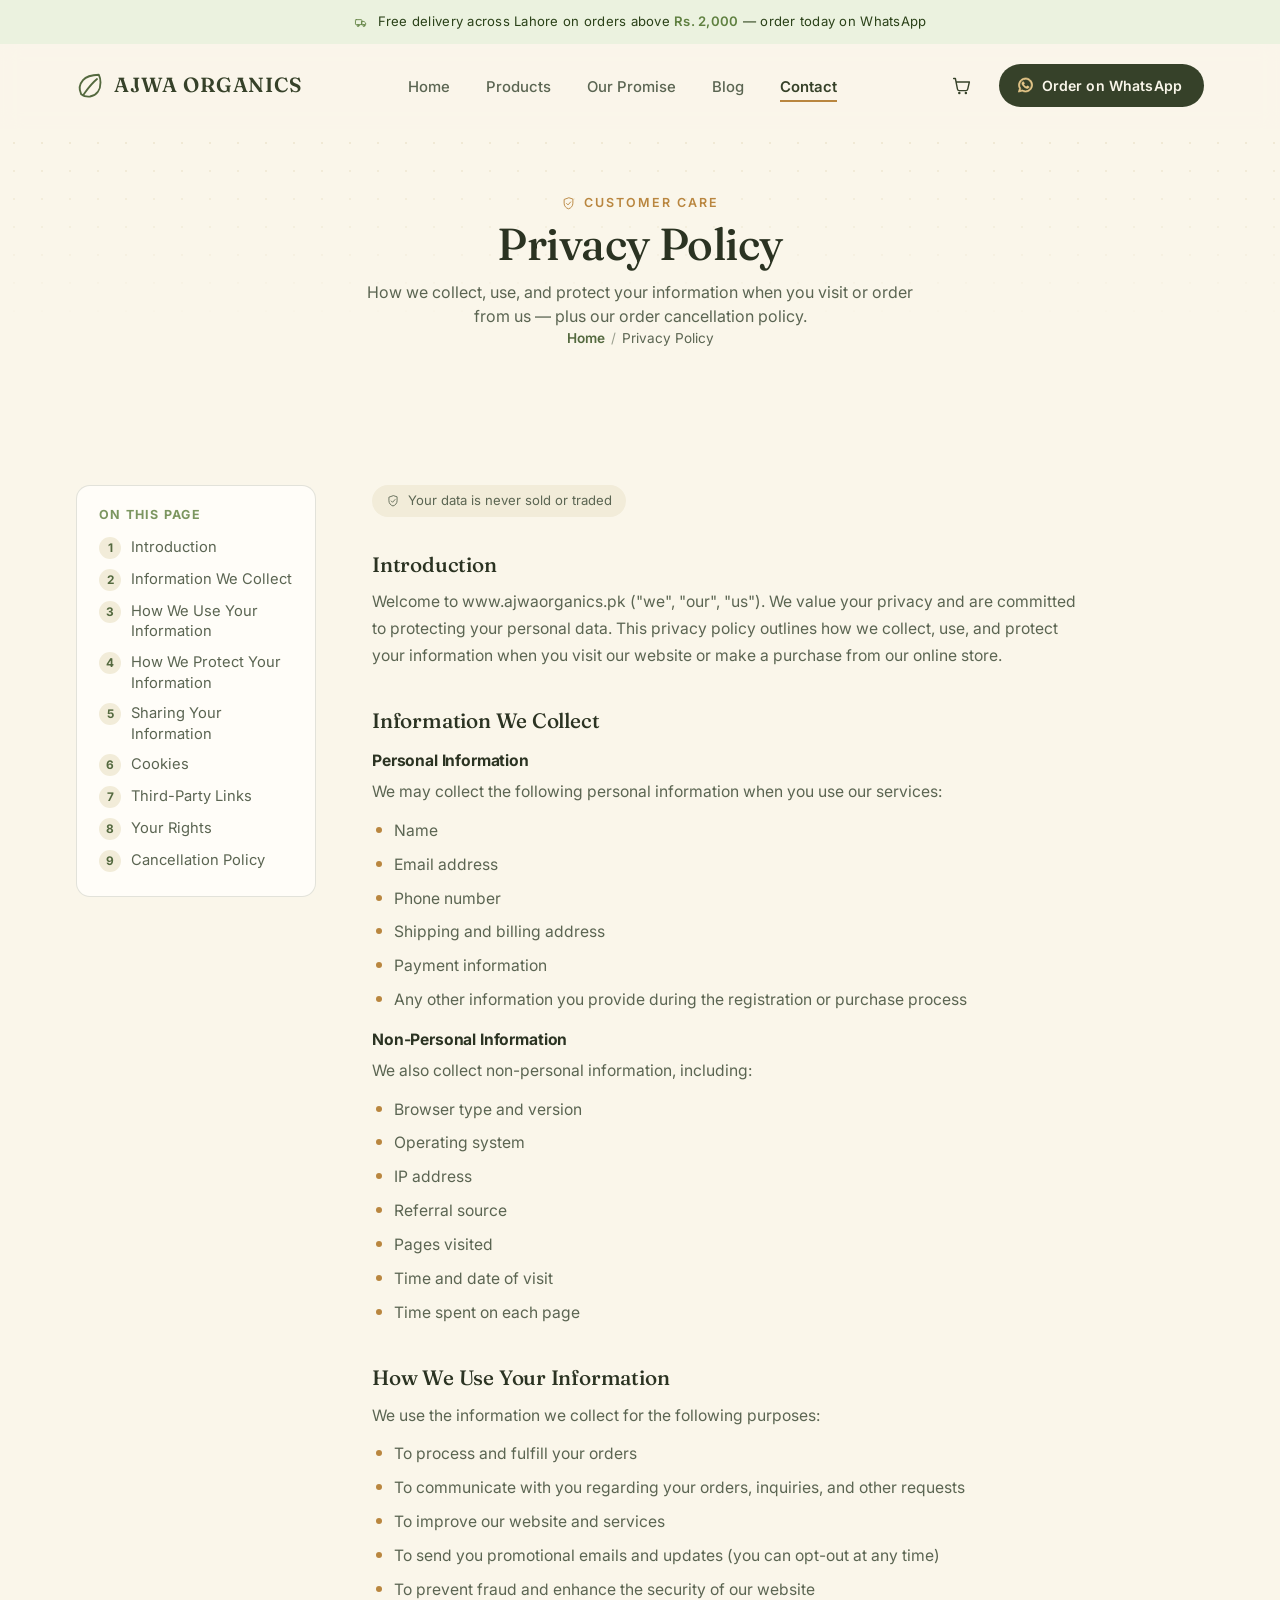
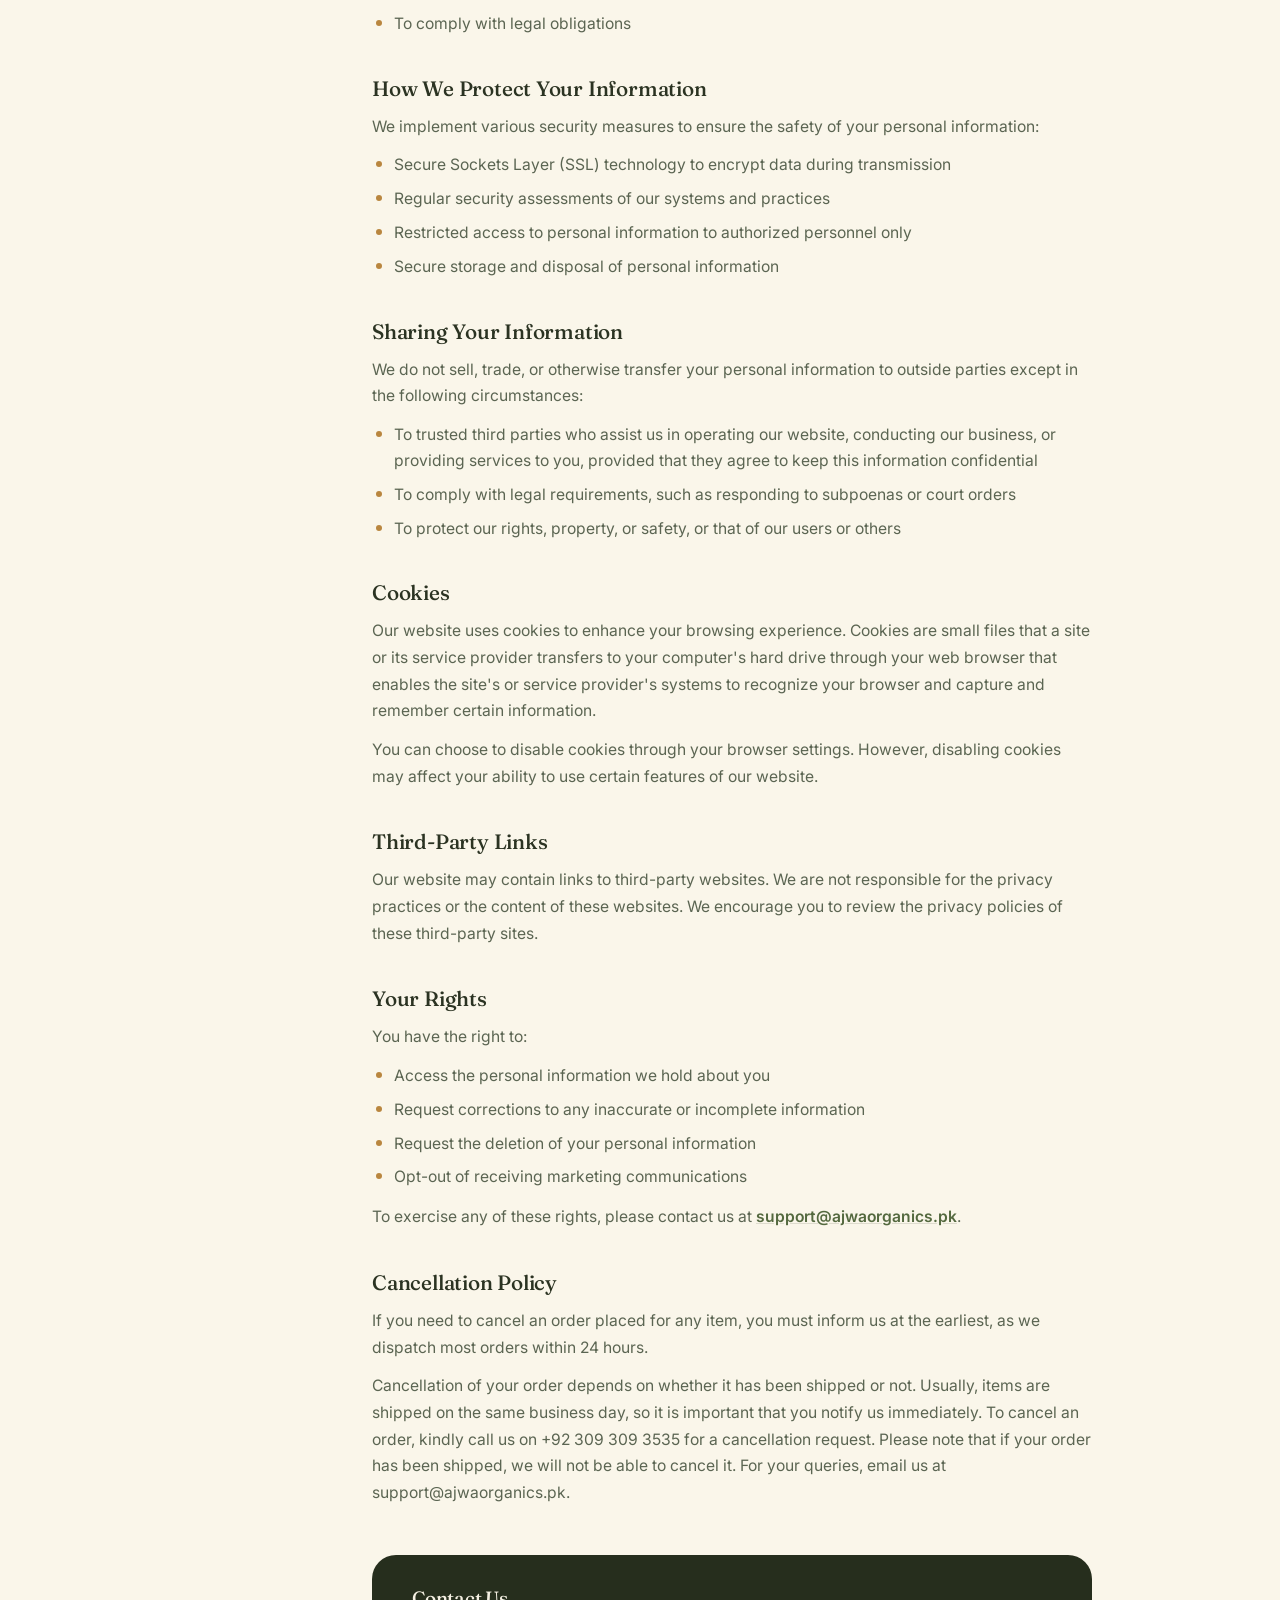
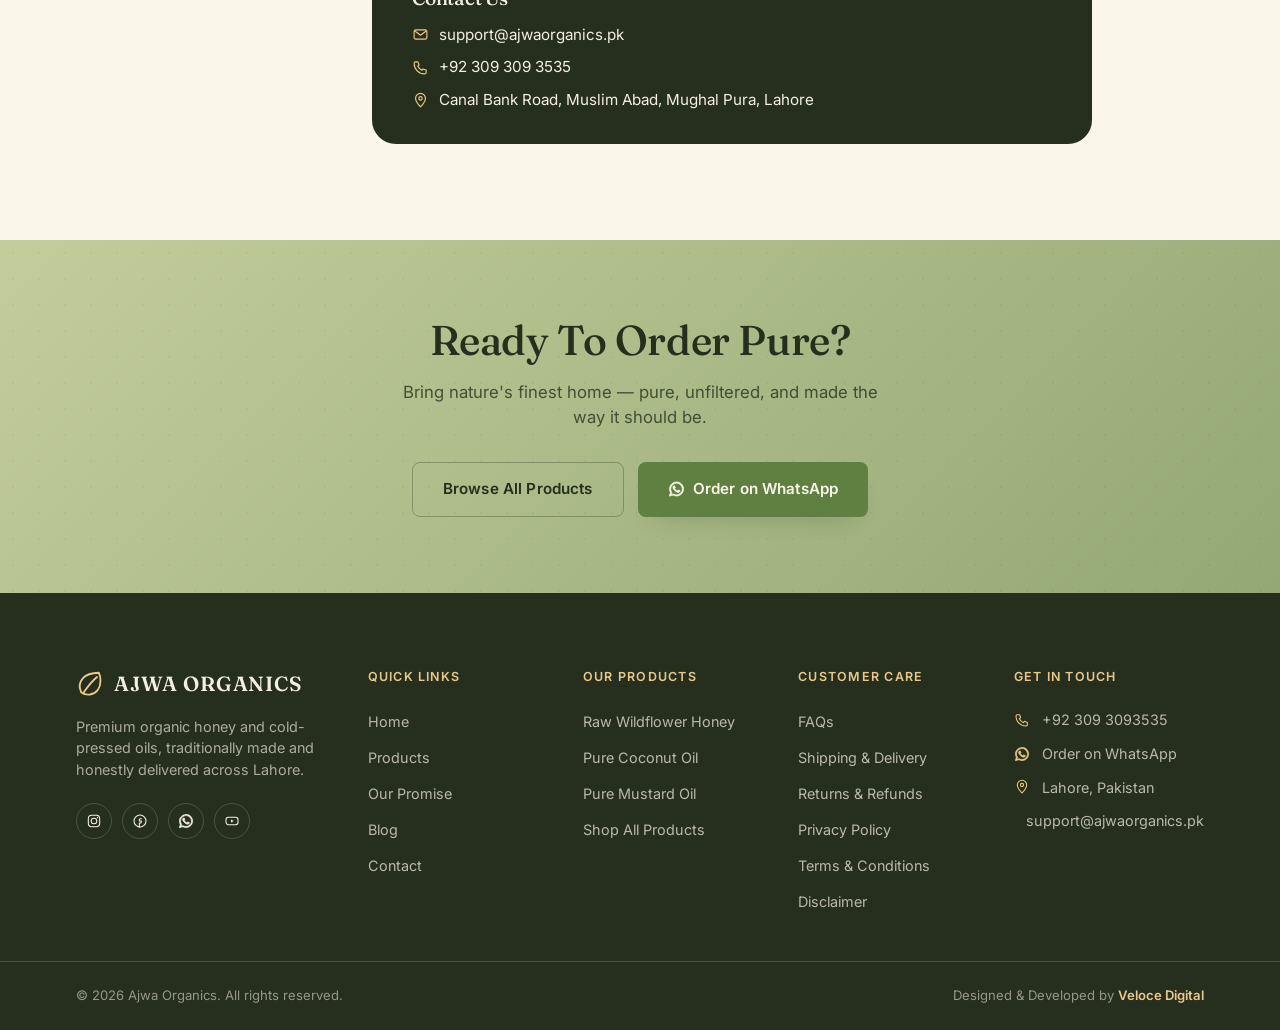
<file: privacy-policy.html>
<!DOCTYPE html>
<!-- AJWA ORGANICS — Privacy Policy page. Header/footer/nav are kept identical to index.html on purpose — see the build notes there. -->
<html lang="en" dir="ltr">
<head>
  <meta charset="UTF-8">
  <meta name="viewport" content="width=device-width, initial-scale=1.0">
  <title>Privacy Policy — Ajwa Organics</title>
  <meta name="description" content="How Ajwa Organics collects, uses, and protects your personal information, plus our order cancellation policy.">
  <meta name="robots" content="index, follow">
  <meta name="theme-color" content="#54693F">
  <link rel="canonical" href="https://ajwaorganics.pk/privacy-policy.html">

  <!-- Open Graph / Facebook -->
  <meta property="og:type" content="website">
  <meta property="og:url" content="https://ajwaorganics.pk/privacy-policy.html">
  <meta property="og:site_name" content="Ajwa Organics">
  <meta property="og:locale" content="en_PK">
  <meta property="og:title" content="Privacy Policy — Ajwa Organics">
  <meta property="og:description" content="How Ajwa Organics collects, uses, and protects your personal information, plus our order cancellation policy.">
  <meta property="og:image" content="https://ajwaorganics.pk/assets/og-image.jpg">

  <!-- Twitter -->
  <meta name="twitter:card" content="summary_large_image">
  <meta name="twitter:title" content="Privacy Policy — Ajwa Organics">
  <meta name="twitter:description" content="How Ajwa Organics collects, uses, and protects your personal information, plus our order cancellation policy.">
  <meta name="twitter:image" content="https://ajwaorganics.pk/assets/og-image.jpg">

  <link rel="icon" href="data:image/svg+xml,%3Csvg xmlns='http://www.w3.org/2000/svg' viewBox='0 0 24 24'%3E%3Cpath fill='%2354693F' d='M12 2C8 3 4 6 3.2 11c-.8 5 2.3 9.6 7 10.8C9 17 9.6 11.4 13 7.4c2-2.3 5-3.6 7.8-3.6C19 1.8 15.4 1.2 12 2Z'/%3E%3C/svg%3E">

  <link rel="preconnect" href="https://fonts.googleapis.com">
  <link rel="preconnect" href="https://fonts.gstatic.com" crossorigin>
  <!-- Noto Nastaliq Urdu is loaded site-wide now (small + cached
       once visited) so it's already warm whenever the bilingual
       blog ships — see style.css section 14 / .urdu-content. -->
  <link href="https://fonts.googleapis.com/css2?family=Fraunces:ital,opsz,wght@0,9..144,300;0,9..144,400;0,9..144,500;0,9..144,600;0,9..144,700;1,9..144,400;1,9..144,500&family=Inter:wght@400;500;600;700&family=Noto+Nastaliq+Urdu:wght@400;500;600;700&display=swap" rel="stylesheet">

  <link rel="stylesheet" href="assets/css/style.css">
</head>
<body>

<a href="#main" class="skip-link">Skip to content</a>

<!-- ============================================================
     ICON SPRITE
============================================================ -->
<svg style="display:none" aria-hidden="true">
  <symbol id="icon-leaf" viewBox="0 0 24 24" fill="none" stroke="currentColor" stroke-width="1.6" stroke-linecap="round" stroke-linejoin="round">
    <path d="M12 21c6-1 9-6 9-12 0-2.8-.6-5-1.4-6.6C12.8 2.6 8.6 4 6 7c-3 3.4-3.5 8-1.6 12C7 21 9.6 21.3 12 21Z"/>
    <path d="M6 20c3-4 6-9 12-14"/>
  </symbol>

  <symbol id="icon-menu" viewBox="0 0 24 24" fill="none" stroke="currentColor" stroke-width="1.8" stroke-linecap="round">
    <line x1="4" y1="7" x2="20" y2="7"/><line x1="4" y1="12" x2="20" y2="12"/><line x1="4" y1="17" x2="20" y2="17"/>
  </symbol>
  <symbol id="icon-close" viewBox="0 0 24 24" fill="none" stroke="currentColor" stroke-width="1.8" stroke-linecap="round">
    <line x1="5" y1="5" x2="19" y2="19"/><line x1="19" y1="5" x2="5" y2="19"/>
  </symbol>

  <symbol id="icon-cart" viewBox="0 0 24 24" fill="none" stroke="currentColor" stroke-width="1.6" stroke-linecap="round" stroke-linejoin="round">
    <path d="M3 4h2l2.4 12.2a2 2 0 0 0 2 1.6h7.7a2 2 0 0 0 2-1.6L21 8H6"/>
    <circle cx="9.5" cy="20.5" r="1.4" fill="currentColor" stroke="none"/>
    <circle cx="17" cy="20.5" r="1.4" fill="currentColor" stroke="none"/>
  </symbol>

  <symbol id="icon-arrow" viewBox="0 0 24 24" fill="none" stroke="currentColor" stroke-width="1.8" stroke-linecap="round" stroke-linejoin="round">
    <line x1="4" y1="12" x2="19" y2="12"/><polyline points="13 6 19 12 13 18"/>
  </symbol>

  <symbol id="icon-whatsapp" viewBox="0 0 24 24" fill="currentColor">
    <path d="M12.04 2.2c-5.46 0-9.9 4.43-9.9 9.9 0 1.75.46 3.39 1.26 4.81L2 22l5.25-1.37a9.86 9.86 0 0 0 4.79 1.22h.01c5.46 0 9.9-4.43 9.9-9.9 0-2.64-1.03-5.13-2.9-7-1.87-1.87-4.36-2.9-7.01-2.9Zm0 18.1h-.01a8.2 8.2 0 0 1-4.18-1.15l-.3-.18-3.12.82.83-3.04-.2-.31a8.18 8.18 0 0 1-1.26-4.34c0-4.53 3.69-8.21 8.23-8.21 2.2 0 4.26.86 5.82 2.41a8.16 8.16 0 0 1 2.41 5.81c0 4.54-3.69 8.19-8.22 8.19Zm4.5-6.15c-.25-.12-1.46-.72-1.69-.8-.23-.08-.39-.12-.56.12-.16.25-.64.8-.78.97-.15.16-.29.18-.54.06-.25-.12-1.04-.38-1.99-1.22-.74-.65-1.23-1.46-1.38-1.71-.14-.25-.02-.38.11-.5.11-.11.25-.29.37-.43.12-.15.16-.25.25-.41.08-.17.04-.31-.02-.43-.06-.12-.56-1.34-.76-1.84-.2-.48-.41-.42-.56-.43h-.48c-.16 0-.43.06-.66.31-.22.25-.86.84-.86 2.04 0 1.21.88 2.37 1 2.53.12.16 1.73 2.64 4.2 3.7.59.25 1.04.4 1.4.51.59.19 1.12.16 1.55.1.47-.07 1.46-.6 1.66-1.18.21-.58.21-1.07.15-1.18-.06-.1-.23-.16-.48-.28Z"/>
  </symbol>

  <symbol id="icon-honeycomb" viewBox="0 0 24 24" fill="none" stroke="currentColor" stroke-width="1.5" stroke-linejoin="round">
    <path d="M12 3 19 7.5v9L12 21 5 16.5v-9Z"/>
    <path d="M12 3v6M19 7.5l-7 4.5M5 7.5l7 4.5M12 21v-6M5 16.5l7-4.5M19 16.5l-7-4.5"/>
  </symbol>
  <symbol id="icon-press" viewBox="0 0 24 24" fill="none" stroke="currentColor" stroke-width="1.5" stroke-linecap="round" stroke-linejoin="round">
    <line x1="12" y1="3" x2="12" y2="9"/>
    <line x1="6" y1="9" x2="18" y2="9"/>
    <rect x="5" y="13" width="14" height="5" rx="1.4"/>
    <circle cx="12" cy="21" r="1" fill="currentColor" stroke="none"/>
  </symbol>
  <symbol id="icon-truck" viewBox="0 0 24 24" fill="none" stroke="currentColor" stroke-width="1.5" stroke-linecap="round" stroke-linejoin="round">
    <rect x="2.5" y="8" width="11" height="8.5" rx="1.2"/>
    <path d="M13.5 11h3.7L20 13.7v2.8h-6.5z"/>
    <circle cx="7" cy="18.3" r="1.6"/>
    <circle cx="17" cy="18.3" r="1.6"/>
  </symbol>
  <symbol id="icon-chat" viewBox="0 0 24 24" fill="none" stroke="currentColor" stroke-width="1.5" stroke-linecap="round" stroke-linejoin="round">
    <path d="M4 5h16v10.5H9.5L5.5 19v-3.5H4Z"/>
    <line x1="8" y1="9" x2="16" y2="9"/>
    <line x1="8" y1="12" x2="13" y2="12"/>
  </symbol>
  <symbol id="icon-check-shield" viewBox="0 0 24 24" fill="none" stroke="currentColor" stroke-width="1.5" stroke-linecap="round" stroke-linejoin="round">
    <path d="M12 3 5 5.5v6c0 4.6 3 7.8 7 9 4-1.2 7-4.4 7-9v-6Z"/>
    <path d="m9 12 2.2 2.2L15.5 9.5"/>
  </symbol>
  <symbol id="icon-droplet" viewBox="0 0 24 24" fill="none" stroke="currentColor" stroke-width="1.5" stroke-linecap="round" stroke-linejoin="round">
    <path d="M12 3c3 4 6 7.6 6 11a6 6 0 1 1-12 0c0-3.4 3-7 6-11Z"/>
  </symbol>

  <symbol id="icon-honey-jar" viewBox="0 0 160 200" fill="none">
    <ellipse cx="33" cy="158" rx="17" ry="6.5" fill="currentColor" opacity=".14"/>
    <rect x="48" y="34" width="62" height="18" rx="7" stroke="currentColor" stroke-width="3"/>
    <rect x="56" y="50" width="46" height="22" rx="6" stroke="currentColor" stroke-width="3"/>
    <path d="M40 72h80c4 0 7 3 7 7v82c0 9-7 16-16 16H49c-9 0-16-7-16-16V79c0-4 3-7 7-7Z" stroke="currentColor" stroke-width="3"/>
    <path d="M28 138c10-7 18-7 26 0M106 138c10-7 18-7 26 0" stroke="currentColor" stroke-width="2.4" stroke-linecap="round"/>
    <path d="M126 96 L141 70" stroke="currentColor" stroke-width="3" stroke-linecap="round"/>
    <ellipse cx="143" cy="65" rx="7" ry="11" transform="rotate(28 143 65)" stroke="currentColor" stroke-width="2.6"/>
    <circle cx="123" cy="100" r="3.4" fill="currentColor"/>
    <g stroke="currentColor" stroke-width="2.4" stroke-linecap="round">
      <path d="M20 150v22"/>
      <circle cx="14" cy="146" r="6"/>
      <circle cx="26" cy="146" r="6"/>
      <circle cx="20" cy="138" r="6"/>
      <circle cx="20" cy="154" r="6"/>
    </g>
    <circle cx="20" cy="147" r="3.2" fill="currentColor"/>
  </symbol>

  <symbol id="icon-coconut-oil" viewBox="0 0 160 200" fill="none">
    <ellipse cx="115" cy="172" rx="22" ry="6" fill="currentColor" opacity=".14"/>
    <circle cx="46" cy="128" r="40" stroke="currentColor" stroke-width="3"/>
    <circle cx="46" cy="128" r="27" stroke="currentColor" stroke-width="2.4" stroke-dasharray="3 5"/>
    <g stroke="currentColor" stroke-width="2" stroke-linecap="round">
      <line x1="46" y1="88" x2="46" y2="80"/>
      <line x1="76" y1="106" x2="83" y2="100"/>
      <line x1="86" y1="128" x2="94" y2="128"/>
      <line x1="76" y1="150" x2="83" y2="156"/>
      <line x1="46" y1="168" x2="46" y2="176"/>
      <line x1="16" y1="150" x2="9" y2="156"/>
      <line x1="6" y1="128" x2="-2" y2="128"/>
      <line x1="16" y1="106" x2="9" y2="100"/>
    </g>
    <rect x="98" y="86" width="40" height="78" rx="9" stroke="currentColor" stroke-width="3"/>
    <rect x="110" y="68" width="16" height="20" rx="4" stroke="currentColor" stroke-width="3"/>
    <ellipse cx="118" cy="64" rx="10" ry="6" stroke="currentColor" stroke-width="2.6"/>
    <path d="M104 140c8-5 22-5 30 0" stroke="currentColor" stroke-width="2.2" stroke-linecap="round"/>
    <path d="M126 64c4-14 16-22 28-24" stroke="currentColor" stroke-width="2.2" stroke-linecap="round"/>
  </symbol>

  <symbol id="icon-mustard-oil" viewBox="0 0 160 200" fill="none">
    <ellipse cx="40" cy="176" rx="34" ry="7" fill="currentColor" opacity=".14"/>
    <path d="M8 152c0 16 14 26 34 26s34-10 34-26" stroke="currentColor" stroke-width="3" stroke-linecap="round"/>
    <ellipse cx="42" cy="150" rx="34" ry="11" stroke="currentColor" stroke-width="3"/>
    <g fill="currentColor">
      <circle cx="24" cy="148" r="2.6"/><circle cx="34" cy="153" r="2.6"/><circle cx="44" cy="147" r="2.6"/>
      <circle cx="54" cy="152" r="2.6"/><circle cx="62" cy="146" r="2.6"/><circle cx="30" cy="144" r="2.6"/>
      <circle cx="50" cy="144" r="2.6"/>
    </g>
    <rect x="92" y="64" width="44" height="92" rx="10" stroke="currentColor" stroke-width="3"/>
    <rect x="105" y="44" width="18" height="22" rx="4" stroke="currentColor" stroke-width="3"/>
    <ellipse cx="114" cy="40" rx="11" ry="6" stroke="currentColor" stroke-width="2.6"/>
    <path d="M98 122c10-6 26-6 36 0" stroke="currentColor" stroke-width="2.2" stroke-linecap="round"/>
    <path d="M114 44c0-16-6-28-16-36" stroke="currentColor" stroke-width="2.2" stroke-linecap="round"/>
    <g stroke="currentColor" stroke-width="2" stroke-linecap="round">
      <circle cx="96" cy="4" r="3.6"/><circle cx="86" cy="10" r="3.6"/><circle cx="106" cy="10" r="3.6"/>
      <circle cx="80" cy="20" r="3.6"/><circle cx="100" cy="22" r="3.6"/>
    </g>
  </symbol>

  <symbol id="icon-ig" viewBox="0 0 24 24" fill="none" stroke="currentColor" stroke-width="1.6" stroke-linecap="round" stroke-linejoin="round">
    <rect x="3.5" y="3.5" width="17" height="17" rx="5"/>
    <circle cx="12" cy="12" r="4.2"/>
    <circle cx="17.3" cy="6.7" r="1" fill="currentColor" stroke="none"/>
  </symbol>
  <symbol id="icon-fb" viewBox="0 0 24 24" fill="none" stroke="currentColor" stroke-width="1.6" stroke-linecap="round" stroke-linejoin="round">
    <circle cx="12" cy="12" r="9"/>
    <path d="M14 8.5h-1.6c-1 0-1.4.5-1.4 1.5V12h3l-.4 3h-2.6v6.7"/>
  </symbol>
  <symbol id="icon-yt" viewBox="0 0 24 24" fill="none" stroke="currentColor" stroke-width="1.6" stroke-linecap="round" stroke-linejoin="round">
    <rect x="3" y="6.5" width="18" height="11" rx="3.5"/>
    <path d="M10.5 9.7 14.7 12l-4.2 2.3z" fill="currentColor" stroke="none"/>
  </symbol>
  <symbol id="icon-pin" viewBox="0 0 24 24" fill="none" stroke="currentColor" stroke-width="1.6" stroke-linecap="round" stroke-linejoin="round">
    <path d="M12 21s7-7.2 7-12a7 7 0 1 0-14 0c0 4.8 7 12 7 12Z"/>
    <circle cx="12" cy="9" r="2.4"/>
  </symbol>
  <symbol id="icon-phone" viewBox="0 0 24 24" fill="none" stroke="currentColor" stroke-width="1.6" stroke-linecap="round" stroke-linejoin="round">
    <path d="M5 4h3.4l1.6 4.4-2 1.6a13 13 0 0 0 6 6l1.6-2 4.4 1.6V19c0 1.1-.9 2-2.4 2C9.6 21 3 14.4 3 6.4 3 4.9 3.9 4 5 4Z"/>
  </symbol>
  <symbol id="icon-mail" viewBox="0 0 24 24" fill="none" stroke="currentColor" stroke-width="1.6" stroke-linecap="round" stroke-linejoin="round">
    <rect x="3" y="5.5" width="18" height="13" rx="2.4"/>
    <path d="m4 7 8 6 8-6"/>
  </symbol>
</svg>

<!-- ============================================================
     ANNOUNCEMENT BAR
============================================================ -->
<div class="announcement">
  <div class="container">
    <svg class="icon" aria-hidden="true"><use href="#icon-truck"></use></svg>
    <span>Free delivery across Lahore on orders above <strong>Rs. 2,000</strong> — order today on WhatsApp</span>
  </div>
</div>

<!-- ============================================================
     HEADER
============================================================ -->
<header class="site-header" id="site-header">
  <div class="container">
    <a href="index.html" class="brand">
      <svg class="icon" aria-hidden="true"><use href="#icon-leaf"></use></svg>
      <span class="brand-word">Ajwa Organics</span>
    </a>

    <nav class="main-nav" aria-label="Primary">
      <ul>
        <li><a href="index.html">Home</a></li>
        <li><a href="products.html">Products</a></li>
        <li><a href="index.html#promise">Our Promise</a></li>
        <li><a href="blog.html">Blog</a></li>
        <li class="is-active"><a href="contact.html">Contact</a></li>
      </ul>
    </nav>

    <div class="header-actions">
      <a href="checkout.html" class="icon-btn" aria-label="View cart and checkout">
        <svg class="icon" aria-hidden="true"><use href="#icon-cart"></use></svg>
        <span class="cart-badge" id="cart-badge" hidden>0</span>
      </a>
      <a href="https://wa.me/923093093535?text=Hi%2C%20I%27d%20like%20to%20know%20more%20about%20your%20products." class="btn btn--whatsapp" target="_blank" rel="noopener">
        <svg class="icon" aria-hidden="true"><use href="#icon-whatsapp"></use></svg>
        <span class="wa-full">Order on WhatsApp</span>
        <span class="wa-short">Order</span>
      </a>
      <button class="nav-toggle" id="nav-toggle" aria-label="Toggle menu" aria-expanded="false" aria-controls="mobile-nav">
        <svg class="icon icon-menu" aria-hidden="true"><use href="#icon-menu"></use></svg>
        <svg class="icon icon-close" aria-hidden="true"><use href="#icon-close"></use></svg>
      </button>
    </div>
  </div>
</header>

<nav class="mobile-nav" id="mobile-nav" aria-label="Mobile">
  <ul>
    <li><a href="index.html">Home</a></li>
    <li><a href="products.html">Products</a></li>
    <li><a href="index.html#promise">Our Promise</a></li>
    <li><a href="blog.html">Blog</a></li>
    <li><a href="contact.html">Contact</a></li>
  </ul>
  <a href="https://wa.me/923093093535?text=Hi%2C%20I%27d%20like%20to%20know%20more%20about%20your%20products." class="btn btn--primary btn--block" target="_blank" rel="noopener">
    <svg class="icon" aria-hidden="true"><use href="#icon-whatsapp"></use></svg>
    Order on WhatsApp
  </a>
</nav>

<main id="main">

  <!-- ============================================================
       PAGE BANNER
  ============================================================ -->
  <section class="page-banner">
    <div class="container reveal">
      <p class="eyebrow">
        <svg class="icon" aria-hidden="true"><use href="#icon-check-shield"></use></svg>
        Customer Care
      </p>
      <h1>Privacy Policy</h1>
      <p>How we collect, use, and protect your information when you visit or order from us — plus our order cancellation policy.</p>
      <p class="page-banner-crumb">
        <a href="index.html">Home</a><span>/</span>Privacy Policy
      </p>
    </div>
  </section>

  <!-- ============================================================
       POLICY CONTENT
  ============================================================ -->
  <section class="policy-section section--tight">
    <div class="container">
      <div class="policy-layout">

        <nav class="policy-toc" aria-label="Sections on this page">
          <h2>On This Page</h2>
          <ol>
            <li><a href="#intro">Introduction</a></li>
            <li><a href="#info-we-collect">Information We Collect</a></li>
            <li><a href="#how-we-use">How We Use Your Information</a></li>
            <li><a href="#how-we-protect">How We Protect Your Information</a></li>
            <li><a href="#sharing">Sharing Your Information</a></li>
            <li><a href="#cookies">Cookies</a></li>
            <li><a href="#third-party">Third-Party Links</a></li>
            <li><a href="#your-rights">Your Rights</a></li>
            <li><a href="#cancellation">Cancellation Policy</a></li>
          </ol>
        </nav>

        <div class="policy-body">
          <span class="policy-updated">
            <svg class="icon" aria-hidden="true" style="width:14px;height:14px"><use href="#icon-check-shield"></use></svg>
            Your data is never sold or traded
          </span>

          <div class="policy-block" id="intro">
            <h2>Introduction</h2>
            <p>Welcome to www.ajwaorganics.pk ("we", "our", "us"). We value your privacy and are committed to protecting your personal data. This privacy policy outlines how we collect, use, and protect your information when you visit our website or make a purchase from our online store.</p>
          </div>

          <div class="policy-block" id="info-we-collect">
            <h2>Information We Collect</h2>
            <h3>Personal Information</h3>
            <p>We may collect the following personal information when you use our services:</p>
            <ul>
              <li>Name</li>
              <li>Email address</li>
              <li>Phone number</li>
              <li>Shipping and billing address</li>
              <li>Payment information</li>
              <li>Any other information you provide during the registration or purchase process</li>
            </ul>
            <h3>Non-Personal Information</h3>
            <p>We also collect non-personal information, including:</p>
            <ul>
              <li>Browser type and version</li>
              <li>Operating system</li>
              <li>IP address</li>
              <li>Referral source</li>
              <li>Pages visited</li>
              <li>Time and date of visit</li>
              <li>Time spent on each page</li>
            </ul>
          </div>

          <div class="policy-block" id="how-we-use">
            <h2>How We Use Your Information</h2>
            <p>We use the information we collect for the following purposes:</p>
            <ul>
              <li>To process and fulfill your orders</li>
              <li>To communicate with you regarding your orders, inquiries, and other requests</li>
              <li>To improve our website and services</li>
              <li>To send you promotional emails and updates (you can opt-out at any time)</li>
              <li>To prevent fraud and enhance the security of our website</li>
              <li>To comply with legal obligations</li>
            </ul>
          </div>

          <div class="policy-block" id="how-we-protect">
            <h2>How We Protect Your Information</h2>
            <p>We implement various security measures to ensure the safety of your personal information:</p>
            <ul>
              <li>Secure Sockets Layer (SSL) technology to encrypt data during transmission</li>
              <li>Regular security assessments of our systems and practices</li>
              <li>Restricted access to personal information to authorized personnel only</li>
              <li>Secure storage and disposal of personal information</li>
            </ul>
          </div>

          <div class="policy-block" id="sharing">
            <h2>Sharing Your Information</h2>
            <p>We do not sell, trade, or otherwise transfer your personal information to outside parties except in the following circumstances:</p>
            <ul>
              <li>To trusted third parties who assist us in operating our website, conducting our business, or providing services to you, provided that they agree to keep this information confidential</li>
              <li>To comply with legal requirements, such as responding to subpoenas or court orders</li>
              <li>To protect our rights, property, or safety, or that of our users or others</li>
            </ul>
          </div>

          <div class="policy-block" id="cookies">
            <h2>Cookies</h2>
            <p>Our website uses cookies to enhance your browsing experience. Cookies are small files that a site or its service provider transfers to your computer's hard drive through your web browser that enables the site's or service provider's systems to recognize your browser and capture and remember certain information.</p>
            <p>You can choose to disable cookies through your browser settings. However, disabling cookies may affect your ability to use certain features of our website.</p>
          </div>

          <div class="policy-block" id="third-party">
            <h2>Third-Party Links</h2>
            <p>Our website may contain links to third-party websites. We are not responsible for the privacy practices or the content of these websites. We encourage you to review the privacy policies of these third-party sites.</p>
          </div>

          <div class="policy-block" id="your-rights">
            <h2>Your Rights</h2>
            <p>You have the right to:</p>
            <ul>
              <li>Access the personal information we hold about you</li>
              <li>Request corrections to any inaccurate or incomplete information</li>
              <li>Request the deletion of your personal information</li>
              <li>Opt-out of receiving marketing communications</li>
            </ul>
            <p>To exercise any of these rights, please contact us at <a href="mailto:support@ajwaorganics.pk">support@ajwaorganics.pk</a>.</p>
          </div>

          <div class="policy-block" id="cancellation">
            <h2>Cancellation Policy</h2>
            <p>If you need to cancel an order placed for any item, you must inform us at the earliest, as we dispatch most orders within 24 hours.</p>
            <p>Cancellation of your order depends on whether it has been shipped or not. Usually, items are shipped on the same business day, so it is important that you notify us immediately. To cancel an order, kindly call us on +92 309 309 3535 for a cancellation request. Please note that if your order has been shipped, we will not be able to cancel it. For your queries, email us at support@ajwaorganics.pk.</p>
          </div>

          <div class="policy-contact-card">
            <h3>Contact Us</h3>
            <ul>
              <li><svg class="icon" aria-hidden="true"><use href="#icon-mail"></use></svg><a href="mailto:support@ajwaorganics.pk">support@ajwaorganics.pk</a></li>
              <li><svg class="icon" aria-hidden="true"><use href="#icon-phone"></use></svg><a href="tel:+923093093535">+92 309 309 3535</a></li>
              <li><svg class="icon" aria-hidden="true"><use href="#icon-pin"></use></svg><span>Canal Bank Road, Muslim Abad, Mughal Pura, Lahore</span></li>
            </ul>
          </div>
        </div>

      </div>
    </div>
  </section>

  <!-- ============================================================
       FINAL CTA
  ============================================================ -->
  <section class="cta-band" id="order">
    <div class="container reveal">
      <h2>Ready To Order Pure?</h2>
      <p>Bring nature's finest home — pure, unfiltered, and made the way it should be.</p>
      <div class="cta-band-actions">
        <a href="products.html" class="btn btn--outline">Browse All Products</a>
        <a href="checkout.html" class="btn btn--primary">
          <svg class="icon" aria-hidden="true"><use href="#icon-whatsapp"></use></svg>
          Order on WhatsApp
        </a>
      </div>
    </div>
  </section>

</main>

<!-- ============================================================
     FOOTER
============================================================ -->
<footer class="site-footer" id="contact">
  <div class="footer-top container">
    <div class="footer-grid">

      <div class="footer-brand">
        <a href="index.html" class="brand">
          <svg class="icon" aria-hidden="true"><use href="#icon-leaf"></use></svg>
          <span class="brand-word">Ajwa Organics</span>
        </a>
        <p>Premium organic honey and cold-pressed oils, traditionally made and honestly delivered across Lahore.</p>
        <div class="social-row">
          <a href="#" class="social-link" aria-label="Instagram"><svg class="icon" aria-hidden="true"><use href="#icon-ig"></use></svg></a>
          <a href="#" class="social-link" aria-label="Facebook"><svg class="icon" aria-hidden="true"><use href="#icon-fb"></use></svg></a>
          <a href="https://wa.me/923093093535" class="social-link" aria-label="WhatsApp" target="_blank" rel="noopener"><svg class="icon" aria-hidden="true"><use href="#icon-whatsapp"></use></svg></a>
          <a href="#" class="social-link" aria-label="YouTube"><svg class="icon" aria-hidden="true"><use href="#icon-yt"></use></svg></a>
        </div>
      </div>

      <div class="footer-col">
        <h4>Quick Links</h4>
        <ul>
          <li><a href="index.html">Home</a></li>
          <li><a href="products.html">Products</a></li>
          <li><a href="index.html#promise">Our Promise</a></li>
          <li><a href="blog.html">Blog</a></li>
          <li><a href="contact.html">Contact</a></li>
        </ul>
      </div>

      <div class="footer-col">
        <h4>Our Products</h4>
        <ul>
          <li><a href="products.html">Raw Wildflower Honey</a></li>
          <li><a href="products.html">Pure Coconut Oil</a></li>
          <li><a href="products.html">Pure Mustard Oil</a></li>
          <li><a href="products.html">Shop All Products</a></li>
        </ul>
      </div>

      <div class="footer-col">
        <h4>Customer Care</h4>
        <ul>
          <li><a href="#">FAQs</a></li>
          <li><a href="shipping-delivery.html">Shipping &amp; Delivery</a></li>
          <li><a href="returns-refunds.html">Returns &amp; Refunds</a></li>
          <li><a href="privacy-policy.html">Privacy Policy</a></li>
          <li><a href="terms-conditions.html">Terms &amp; Conditions</a></li>
          <li><a href="disclaimer.html">Disclaimer</a></li>
        </ul>
      </div>

      <div class="footer-col">
        <h4>Get In Touch</h4>
        <ul class="footer-contact">
          <li><svg class="icon" aria-hidden="true"><use href="#icon-phone"></use></svg><a href="tel:+923093093535">+92 309 3093535</a></li>
          <li><svg class="icon" aria-hidden="true"><use href="#icon-whatsapp"></use></svg><a href="https://wa.me/923093093535" target="_blank" rel="noopener">Order on WhatsApp</a></li>
          <li><svg class="icon" aria-hidden="true"><use href="#icon-pin"></use></svg><span>Lahore, Pakistan</span></li>
          <li><svg class="icon" aria-hidden="true"><use href="#icon-mail"></use></svg><a href="mailto:support@ajwaorganics.pk">support@ajwaorganics.pk</a></li>
        </ul>
      </div>

    </div>
  </div>

  <div class="footer-bottom">
    <div class="container">
      <span>&copy; <span id="year">2026</span> Ajwa Organics. All rights reserved.</span>
      <span>Designed &amp; Developed by <a href="https://velocedigital.co/" target="_blank" rel="noopener nofollow">Veloce Digital</a></span>
    </div>
  </div>
</footer>
<script type="module" src="assets/js/script.js"></script>

</body>
</html>
</file>
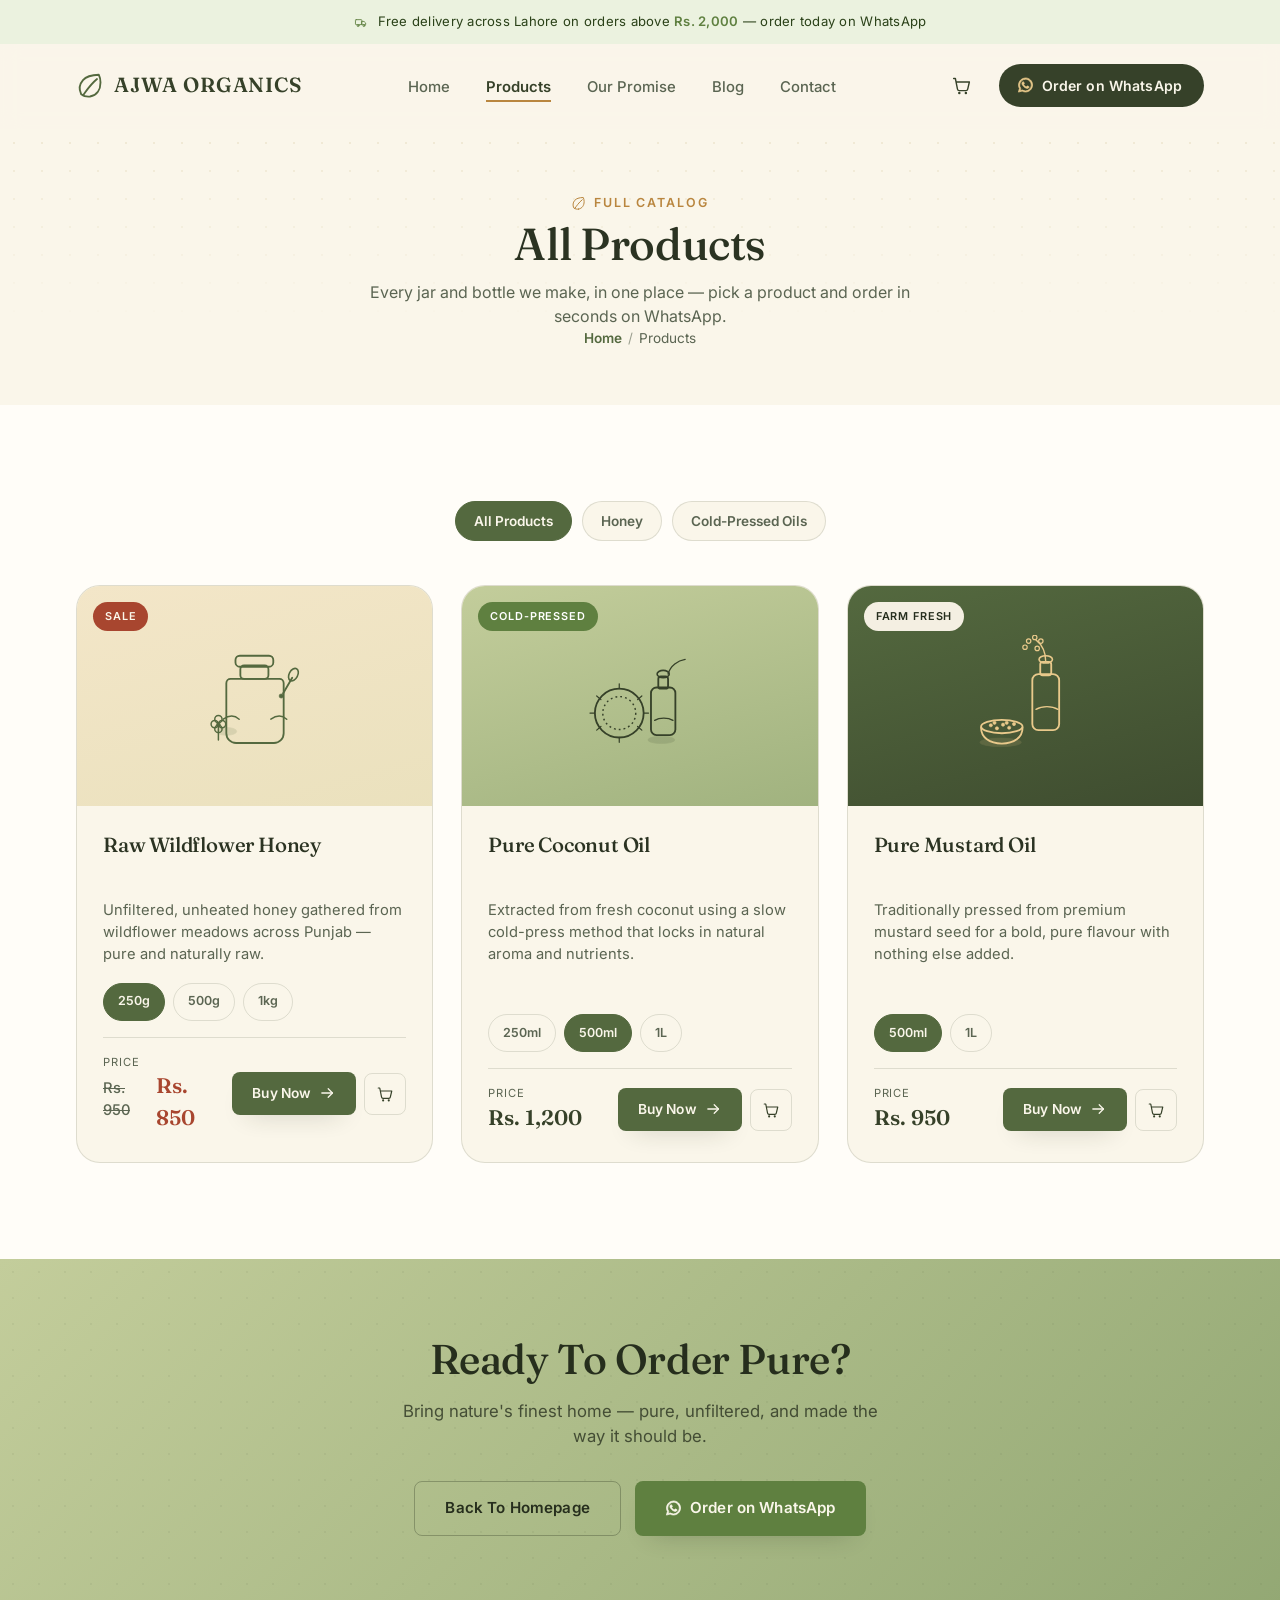
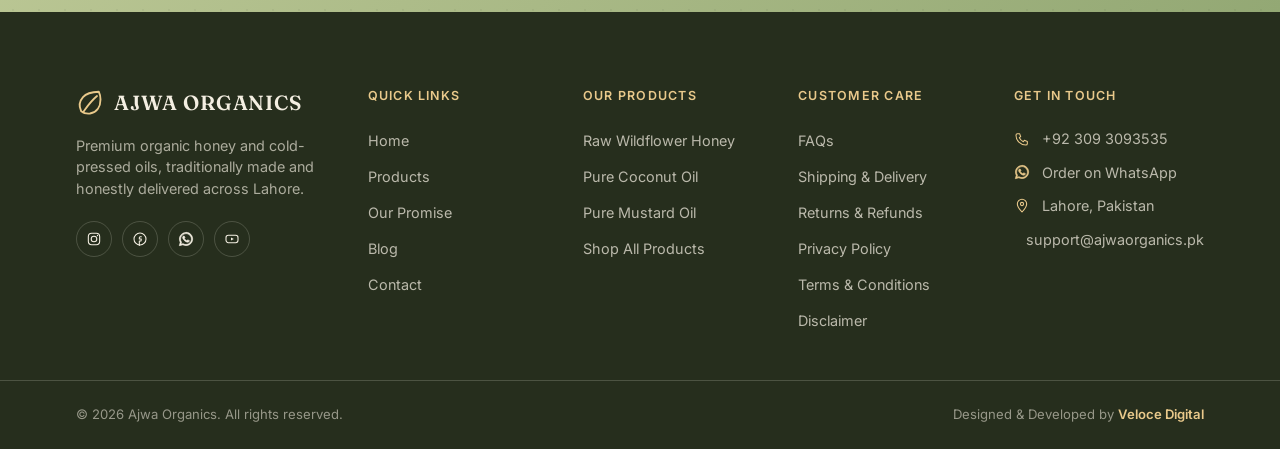
<file: products.html>
<!DOCTYPE html>
<!--
  ============================================================
  AJWA ORGANICS — PRODUCTS PAGE (full catalog)
  ============================================================
  Shows every product (not just the homepage's featured/sale
  slice). <head> link tags, announcement bar, header, and footer
  are kept 100% identical to index.html — see index.html's own
  top comment + README.md for the full site map and conventions.

  Adding a new product here:
   1. Copy a <article class="product-card">...</article> block.
   2. Set data-pid (must match a checkout.html product id) and
      data-category (used by the filter pills above the grid).
   3. To put it on sale, add data-original="<regular price>" to
      the relevant size pill(s) — script.js shows the struck-
      through original price automatically.
   4. To also feature it on the homepage, copy the same card into
      index.html's #products grid and add data-featured="true".
  ============================================================
-->
<html lang="en" dir="ltr">
<head>
  <meta charset="UTF-8">
  <meta name="viewport" content="width=device-width, initial-scale=1.0">
  <title>All Products — Ajwa Organics | Raw Honey &amp; Cold-Pressed Oils</title>
  <meta name="description" content="Browse the full Ajwa Organics catalog — raw wildflower honey and traditionally cold-pressed coconut and mustard oil, made in small batches and delivered fresh across Lahore.">
  <meta name="robots" content="index, follow">
  <meta name="theme-color" content="#54693F">
  <link rel="canonical" href="https://ajwaorganics.pk/products.html">

  <!-- Open Graph / Facebook -->
  <meta property="og:type" content="website">
  <meta property="og:url" content="https://ajwaorganics.pk/products.html">
  <meta property="og:site_name" content="Ajwa Organics">
  <meta property="og:locale" content="en_PK">
  <meta property="og:title" content="All Products — Ajwa Organics">
  <meta property="og:description" content="Browse the full Ajwa Organics catalog — raw wildflower honey and traditionally cold-pressed coconut and mustard oil, made in small batches and delivered fresh across Lahore.">
  <meta property="og:image" content="https://ajwaorganics.pk/assets/og-image.jpg">

  <!-- Twitter -->
  <meta name="twitter:card" content="summary_large_image">
  <meta name="twitter:title" content="All Products — Ajwa Organics">
  <meta name="twitter:description" content="Browse the full Ajwa Organics catalog — raw honey and cold-pressed oils, delivered fresh across Lahore.">
  <meta name="twitter:image" content="https://ajwaorganics.pk/assets/og-image.jpg">

  <link rel="icon" href="data:image/svg+xml,%3Csvg xmlns='http://www.w3.org/2000/svg' viewBox='0 0 24 24'%3E%3Cpath fill='%2354693F' d='M12 2C8 3 4 6 3.2 11c-.8 5 2.3 9.6 7 10.8C9 17 9.6 11.4 13 7.4c2-2.3 5-3.6 7.8-3.6C19 1.8 15.4 1.2 12 2Z'/%3E%3C/svg%3E">

  <link rel="preconnect" href="https://fonts.googleapis.com">
  <link rel="preconnect" href="https://fonts.gstatic.com" crossorigin>
  <link href="https://fonts.googleapis.com/css2?family=Fraunces:ital,opsz,wght@0,9..144,300;0,9..144,400;0,9..144,500;0,9..144,600;0,9..144,700;1,9..144,400;1,9..144,500&family=Inter:wght@400;500;600;700&family=Noto+Nastaliq+Urdu:wght@400;500;600;700&display=swap" rel="stylesheet">

  <link rel="stylesheet" href="assets/css/style.css">
</head>
<body>

<a href="#main" class="skip-link">Skip to content</a>

<!-- ============================================================
     ICON SPRITE
============================================================ -->
<svg style="display:none" aria-hidden="true">
  <symbol id="icon-leaf" viewBox="0 0 24 24" fill="none" stroke="currentColor" stroke-width="1.6" stroke-linecap="round" stroke-linejoin="round">
    <path d="M12 21c6-1 9-6 9-12 0-2.8-.6-5-1.4-6.6C12.8 2.6 8.6 4 6 7c-3 3.4-3.5 8-1.6 12C7 21 9.6 21.3 12 21Z"/>
    <path d="M6 20c3-4 6-9 12-14"/>
  </symbol>

  <symbol id="icon-menu" viewBox="0 0 24 24" fill="none" stroke="currentColor" stroke-width="1.8" stroke-linecap="round">
    <line x1="4" y1="7" x2="20" y2="7"/><line x1="4" y1="12" x2="20" y2="12"/><line x1="4" y1="17" x2="20" y2="17"/>
  </symbol>
  <symbol id="icon-close" viewBox="0 0 24 24" fill="none" stroke="currentColor" stroke-width="1.8" stroke-linecap="round">
    <line x1="5" y1="5" x2="19" y2="19"/><line x1="19" y1="5" x2="5" y2="19"/>
  </symbol>

  <symbol id="icon-cart" viewBox="0 0 24 24" fill="none" stroke="currentColor" stroke-width="1.6" stroke-linecap="round" stroke-linejoin="round">
    <path d="M3 4h2l2.4 12.2a2 2 0 0 0 2 1.6h7.7a2 2 0 0 0 2-1.6L21 8H6"/>
    <circle cx="9.5" cy="20.5" r="1.4" fill="currentColor" stroke="none"/>
    <circle cx="17" cy="20.5" r="1.4" fill="currentColor" stroke="none"/>
  </symbol>

  <symbol id="icon-arrow" viewBox="0 0 24 24" fill="none" stroke="currentColor" stroke-width="1.8" stroke-linecap="round" stroke-linejoin="round">
    <line x1="4" y1="12" x2="19" y2="12"/><polyline points="13 6 19 12 13 18"/>
  </symbol>

  <symbol id="icon-whatsapp" viewBox="0 0 24 24" fill="currentColor">
    <path d="M12.04 2.2c-5.46 0-9.9 4.43-9.9 9.9 0 1.75.46 3.39 1.26 4.81L2 22l5.25-1.37a9.86 9.86 0 0 0 4.79 1.22h.01c5.46 0 9.9-4.43 9.9-9.9 0-2.64-1.03-5.13-2.9-7-1.87-1.87-4.36-2.9-7.01-2.9Zm0 18.1h-.01a8.2 8.2 0 0 1-4.18-1.15l-.3-.18-3.12.82.83-3.04-.2-.31a8.18 8.18 0 0 1-1.26-4.34c0-4.53 3.69-8.21 8.23-8.21 2.2 0 4.26.86 5.82 2.41a8.16 8.16 0 0 1 2.41 5.81c0 4.54-3.69 8.19-8.22 8.19Zm4.5-6.15c-.25-.12-1.46-.72-1.69-.8-.23-.08-.39-.12-.56.12-.16.25-.64.8-.78.97-.15.16-.29.18-.54.06-.25-.12-1.04-.38-1.99-1.22-.74-.65-1.23-1.46-1.38-1.71-.14-.25-.02-.38.11-.5.11-.11.25-.29.37-.43.12-.15.16-.25.25-.41.08-.17.04-.31-.02-.43-.06-.12-.56-1.34-.76-1.84-.2-.48-.41-.42-.56-.43h-.48c-.16 0-.43.06-.66.31-.22.25-.86.84-.86 2.04 0 1.21.88 2.37 1 2.53.12.16 1.73 2.64 4.2 3.7.59.25 1.04.4 1.4.51.59.19 1.12.16 1.55.1.47-.07 1.46-.6 1.66-1.18.21-.58.21-1.07.15-1.18-.06-.1-.23-.16-.48-.28Z"/>
  </symbol>

  <symbol id="icon-honeycomb" viewBox="0 0 24 24" fill="none" stroke="currentColor" stroke-width="1.5" stroke-linejoin="round">
    <path d="M12 3 19 7.5v9L12 21 5 16.5v-9Z"/>
    <path d="M12 3v6M19 7.5l-7 4.5M5 7.5l7 4.5M12 21v-6M5 16.5l7-4.5M19 16.5l-7-4.5"/>
  </symbol>
  <symbol id="icon-press" viewBox="0 0 24 24" fill="none" stroke="currentColor" stroke-width="1.5" stroke-linecap="round" stroke-linejoin="round">
    <line x1="12" y1="3" x2="12" y2="9"/>
    <line x1="6" y1="9" x2="18" y2="9"/>
    <rect x="5" y="13" width="14" height="5" rx="1.4"/>
    <circle cx="12" cy="21" r="1" fill="currentColor" stroke="none"/>
  </symbol>
  <symbol id="icon-truck" viewBox="0 0 24 24" fill="none" stroke="currentColor" stroke-width="1.5" stroke-linecap="round" stroke-linejoin="round">
    <rect x="2.5" y="8" width="11" height="8.5" rx="1.2"/>
    <path d="M13.5 11h3.7L20 13.7v2.8h-6.5z"/>
    <circle cx="7" cy="18.3" r="1.6"/>
    <circle cx="17" cy="18.3" r="1.6"/>
  </symbol>
  <symbol id="icon-chat" viewBox="0 0 24 24" fill="none" stroke="currentColor" stroke-width="1.5" stroke-linecap="round" stroke-linejoin="round">
    <path d="M4 5h16v10.5H9.5L5.5 19v-3.5H4Z"/>
    <line x1="8" y1="9" x2="16" y2="9"/>
    <line x1="8" y1="12" x2="13" y2="12"/>
  </symbol>
  <symbol id="icon-check-shield" viewBox="0 0 24 24" fill="none" stroke="currentColor" stroke-width="1.5" stroke-linecap="round" stroke-linejoin="round">
    <path d="M12 3 5 5.5v6c0 4.6 3 7.8 7 9 4-1.2 7-4.4 7-9v-6Z"/>
    <path d="m9 12 2.2 2.2L15.5 9.5"/>
  </symbol>
  <symbol id="icon-droplet" viewBox="0 0 24 24" fill="none" stroke="currentColor" stroke-width="1.5" stroke-linecap="round" stroke-linejoin="round">
    <path d="M12 3c3 4 6 7.6 6 11a6 6 0 1 1-12 0c0-3.4 3-7 6-11Z"/>
  </symbol>

  <symbol id="icon-honey-jar" viewBox="0 0 160 200" fill="none">
    <ellipse cx="33" cy="158" rx="17" ry="6.5" fill="currentColor" opacity=".14"/>
    <rect x="48" y="34" width="62" height="18" rx="7" stroke="currentColor" stroke-width="3"/>
    <rect x="56" y="50" width="46" height="22" rx="6" stroke="currentColor" stroke-width="3"/>
    <path d="M40 72h80c4 0 7 3 7 7v82c0 9-7 16-16 16H49c-9 0-16-7-16-16V79c0-4 3-7 7-7Z" stroke="currentColor" stroke-width="3"/>
    <path d="M28 138c10-7 18-7 26 0M106 138c10-7 18-7 26 0" stroke="currentColor" stroke-width="2.4" stroke-linecap="round"/>
    <path d="M126 96 L141 70" stroke="currentColor" stroke-width="3" stroke-linecap="round"/>
    <ellipse cx="143" cy="65" rx="7" ry="11" transform="rotate(28 143 65)" stroke="currentColor" stroke-width="2.6"/>
    <circle cx="123" cy="100" r="3.4" fill="currentColor"/>
    <g stroke="currentColor" stroke-width="2.4" stroke-linecap="round">
      <path d="M20 150v22"/>
      <circle cx="14" cy="146" r="6"/>
      <circle cx="26" cy="146" r="6"/>
      <circle cx="20" cy="138" r="6"/>
      <circle cx="20" cy="154" r="6"/>
    </g>
    <circle cx="20" cy="147" r="3.2" fill="currentColor"/>
  </symbol>

  <symbol id="icon-coconut-oil" viewBox="0 0 160 200" fill="none">
    <ellipse cx="115" cy="172" rx="22" ry="6" fill="currentColor" opacity=".14"/>
    <circle cx="46" cy="128" r="40" stroke="currentColor" stroke-width="3"/>
    <circle cx="46" cy="128" r="27" stroke="currentColor" stroke-width="2.4" stroke-dasharray="3 5"/>
    <g stroke="currentColor" stroke-width="2" stroke-linecap="round">
      <line x1="46" y1="88" x2="46" y2="80"/>
      <line x1="76" y1="106" x2="83" y2="100"/>
      <line x1="86" y1="128" x2="94" y2="128"/>
      <line x1="76" y1="150" x2="83" y2="156"/>
      <line x1="46" y1="168" x2="46" y2="176"/>
      <line x1="16" y1="150" x2="9" y2="156"/>
      <line x1="6" y1="128" x2="-2" y2="128"/>
      <line x1="16" y1="106" x2="9" y2="100"/>
    </g>
    <rect x="98" y="86" width="40" height="78" rx="9" stroke="currentColor" stroke-width="3"/>
    <rect x="110" y="68" width="16" height="20" rx="4" stroke="currentColor" stroke-width="3"/>
    <ellipse cx="118" cy="64" rx="10" ry="6" stroke="currentColor" stroke-width="2.6"/>
    <path d="M104 140c8-5 22-5 30 0" stroke="currentColor" stroke-width="2.2" stroke-linecap="round"/>
    <path d="M126 64c4-14 16-22 28-24" stroke="currentColor" stroke-width="2.2" stroke-linecap="round"/>
  </symbol>

  <symbol id="icon-mustard-oil" viewBox="0 0 160 200" fill="none">
    <ellipse cx="40" cy="176" rx="34" ry="7" fill="currentColor" opacity=".14"/>
    <path d="M8 152c0 16 14 26 34 26s34-10 34-26" stroke="currentColor" stroke-width="3" stroke-linecap="round"/>
    <ellipse cx="42" cy="150" rx="34" ry="11" stroke="currentColor" stroke-width="3"/>
    <g fill="currentColor">
      <circle cx="24" cy="148" r="2.6"/><circle cx="34" cy="153" r="2.6"/><circle cx="44" cy="147" r="2.6"/>
      <circle cx="54" cy="152" r="2.6"/><circle cx="62" cy="146" r="2.6"/><circle cx="30" cy="144" r="2.6"/>
      <circle cx="50" cy="144" r="2.6"/>
    </g>
    <rect x="92" y="64" width="44" height="92" rx="10" stroke="currentColor" stroke-width="3"/>
    <rect x="105" y="44" width="18" height="22" rx="4" stroke="currentColor" stroke-width="3"/>
    <ellipse cx="114" cy="40" rx="11" ry="6" stroke="currentColor" stroke-width="2.6"/>
    <path d="M98 122c10-6 26-6 36 0" stroke="currentColor" stroke-width="2.2" stroke-linecap="round"/>
    <path d="M114 44c0-16-6-28-16-36" stroke="currentColor" stroke-width="2.2" stroke-linecap="round"/>
    <g stroke="currentColor" stroke-width="2" stroke-linecap="round">
      <circle cx="96" cy="4" r="3.6"/><circle cx="86" cy="10" r="3.6"/><circle cx="106" cy="10" r="3.6"/>
      <circle cx="80" cy="20" r="3.6"/><circle cx="100" cy="22" r="3.6"/>
    </g>
  </symbol>

  <symbol id="icon-ig" viewBox="0 0 24 24" fill="none" stroke="currentColor" stroke-width="1.6" stroke-linecap="round" stroke-linejoin="round">
    <rect x="3.5" y="3.5" width="17" height="17" rx="5"/>
    <circle cx="12" cy="12" r="4.2"/>
    <circle cx="17.3" cy="6.7" r="1" fill="currentColor" stroke="none"/>
  </symbol>
  <symbol id="icon-fb" viewBox="0 0 24 24" fill="none" stroke="currentColor" stroke-width="1.6" stroke-linecap="round" stroke-linejoin="round">
    <circle cx="12" cy="12" r="9"/>
    <path d="M14 8.5h-1.6c-1 0-1.4.5-1.4 1.5V12h3l-.4 3h-2.6v6.7"/>
  </symbol>
  <symbol id="icon-yt" viewBox="0 0 24 24" fill="none" stroke="currentColor" stroke-width="1.6" stroke-linecap="round" stroke-linejoin="round">
    <rect x="3" y="6.5" width="18" height="11" rx="3.5"/>
    <path d="M10.5 9.7 14.7 12l-4.2 2.3z" fill="currentColor" stroke="none"/>
  </symbol>
  <symbol id="icon-pin" viewBox="0 0 24 24" fill="none" stroke="currentColor" stroke-width="1.6" stroke-linecap="round" stroke-linejoin="round">
    <path d="M12 21s7-7.2 7-12a7 7 0 1 0-14 0c0 4.8 7 12 7 12Z"/>
    <circle cx="12" cy="9" r="2.4"/>
  </symbol>
  <symbol id="icon-phone" viewBox="0 0 24 24" fill="none" stroke="currentColor" stroke-width="1.6" stroke-linecap="round" stroke-linejoin="round">
    <path d="M5 4h3.4l1.6 4.4-2 1.6a13 13 0 0 0 6 6l1.6-2 4.4 1.6V19c0 1.1-.9 2-2.4 2C9.6 21 3 14.4 3 6.4 3 4.9 3.9 4 5 4Z"/>
  </symbol>
  <symbol id="icon-mail" viewBox="0 0 24 24" fill="none" stroke="currentColor" stroke-width="1.6" stroke-linecap="round" stroke-linejoin="round">
    <rect x="3" y="5.5" width="18" height="13" rx="2.4"/>
    <path d="m4 7 8 6 8-6"/>
  </symbol>
</svg>

<!-- ============================================================
     ANNOUNCEMENT BAR
============================================================ -->
<div class="announcement">
  <div class="container">
    <svg class="icon" aria-hidden="true"><use href="#icon-truck"></use></svg>
    <span>Free delivery across Lahore on orders above <strong>Rs. 2,000</strong> — order today on WhatsApp</span>
  </div>
</div>

<!-- ============================================================
     HEADER
============================================================ -->
<header class="site-header" id="site-header">
  <div class="container">
    <a href="index.html" class="brand">
      <svg class="icon" aria-hidden="true"><use href="#icon-leaf"></use></svg>
      <span class="brand-word">Ajwa Organics</span>
    </a>

    <nav class="main-nav" aria-label="Primary">
      <ul>
        <li><a href="index.html">Home</a></li>
        <li class="is-active"><a href="products.html">Products</a></li>
        <li><a href="index.html#promise">Our Promise</a></li>
        <li><a href="blog.html">Blog</a></li>
        <li><a href="contact.html">Contact</a></li>
      </ul>
    </nav>

    <div class="header-actions">
      <a href="checkout.html" class="icon-btn" aria-label="View cart and checkout">
        <svg class="icon" aria-hidden="true"><use href="#icon-cart"></use></svg>
        <span class="cart-badge" id="cart-badge" hidden>0</span>
      </a>
      <a href="https://wa.me/923093093535?text=Hi%2C%20I%27d%20like%20to%20know%20more%20about%20your%20products." class="btn btn--whatsapp" target="_blank" rel="noopener">
        <svg class="icon" aria-hidden="true"><use href="#icon-whatsapp"></use></svg>
        <span class="wa-full">Order on WhatsApp</span>
        <span class="wa-short">Order</span>
      </a>
      <button class="nav-toggle" id="nav-toggle" aria-label="Toggle menu" aria-expanded="false" aria-controls="mobile-nav">
        <svg class="icon icon-menu" aria-hidden="true"><use href="#icon-menu"></use></svg>
        <svg class="icon icon-close" aria-hidden="true"><use href="#icon-close"></use></svg>
      </button>
    </div>
  </div>
</header>

<nav class="mobile-nav" id="mobile-nav" aria-label="Mobile">
  <ul>
    <li><a href="index.html">Home</a></li>
    <li class="is-active"><a href="products.html">Products</a></li>
    <li><a href="index.html#promise">Our Promise</a></li>
    <li><a href="blog.html">Blog</a></li>
    <li><a href="contact.html">Contact</a></li>
  </ul>
  <a href="https://wa.me/923093093535?text=Hi%2C%20I%27d%20like%20to%20know%20more%20about%20your%20products." class="btn btn--primary btn--block" target="_blank" rel="noopener">
    <svg class="icon" aria-hidden="true"><use href="#icon-whatsapp"></use></svg>
    Order on WhatsApp
  </a>
</nav>

<main id="main">

  <!-- ============================================================
       PAGE BANNER
  ============================================================ -->
  <section class="page-banner">
    <div class="container reveal">
      <p class="eyebrow">
        <svg class="icon" aria-hidden="true"><use href="#icon-leaf"></use></svg>
        Full Catalog
      </p>
      <h1>All Products</h1>
      <p>Every jar and bottle we make, in one place — pick a product and order in seconds on WhatsApp.</p>
      <p class="page-banner-crumb">
        <a href="index.html">Home</a><span>/</span>Products
      </p>
    </div>
  </section>

  <!-- ============================================================
       FULL PRODUCT GRID
  ============================================================ -->
  <section class="products section" id="all-products">
    <div class="container">

      <div class="catalog-filters reveal" role="group" aria-label="Filter products by category">
        <button type="button" class="catalog-filter is-active" data-filter="all">All Products</button>
        <button type="button" class="catalog-filter" data-filter="honey">Honey</button>
        <button type="button" class="catalog-filter" data-filter="oil">Cold-Pressed Oils</button>
      </div>

      <div class="product-grid">

        <!-- Product 1 — Honey (on sale — see README in this file's
             head comment for how data-original drives the struck-
             through price) -->
        <article class="product-card reveal" data-product="Raw Wildflower Honey" data-pid="honey" data-category="honey">
          <div class="product-media product-media--honey">
            <span class="product-badge is-sale">Sale</span>
            <div class="icon-figure"><svg class="icon"><use href="#icon-honey-jar"></use></svg></div>
          </div>
          <div class="product-body">
            <h3>Raw Wildflower Honey</h3>
            <p>Unfiltered, unheated honey gathered from wildflower meadows across Punjab — pure and naturally raw.</p>
            <div class="size-pills" role="group" aria-label="Select a size">
              <button type="button" class="size-pill" aria-pressed="true" data-size="250g" data-price="850" data-original="950">250g</button>
              <button type="button" class="size-pill" aria-pressed="false" data-size="500g" data-price="1,600" data-original="1,800">500g</button>
              <button type="button" class="size-pill" aria-pressed="false" data-size="1kg" data-price="3,000" data-original="3,400">1kg</button>
            </div>
            <div class="product-footer">
              <div class="product-price">
                <span class="label">Price</span>
                <span class="amount">
                  <span class="price-original" hidden></span>
                  <span class="price-value">Rs. 850</span>
                </span>
              </div>
              <div class="product-actions">
                <a href="checkout.html" class="btn btn--primary btn--sm buy-now-btn">
                  Buy Now <svg class="icon" aria-hidden="true"><use href="#icon-arrow"></use></svg>
                </a>
                <button type="button" class="btn-icon add-to-cart-btn" aria-label="Add Raw Wildflower Honey to cart">
                  <svg class="icon icon-cart-default" aria-hidden="true"><use href="#icon-cart"></use></svg>
                  <svg class="icon icon-cart-added" aria-hidden="true"><use href="#icon-check-shield"></use></svg>
                </button>
              </div>
            </div>
          </div>
        </article>

        <!-- Product 2 — Coconut Oil -->
        <article class="product-card reveal" data-product="Pure Coconut Oil" data-pid="coconut" data-category="oil">
          <div class="product-media product-media--coconut">
            <span class="product-badge">Cold-Pressed</span>
            <div class="icon-figure"><svg class="icon"><use href="#icon-coconut-oil"></use></svg></div>
          </div>
          <div class="product-body">
            <h3>Pure Coconut Oil</h3>
            <p>Extracted from fresh coconut using a slow cold-press method that locks in natural aroma and nutrients.</p>
            <div class="size-pills" role="group" aria-label="Select a size">
              <button type="button" class="size-pill" aria-pressed="false" data-size="250ml" data-price="650">250ml</button>
              <button type="button" class="size-pill" aria-pressed="true" data-size="500ml" data-price="1,200">500ml</button>
              <button type="button" class="size-pill" aria-pressed="false" data-size="1L" data-price="2,200">1L</button>
            </div>
            <div class="product-footer">
              <div class="product-price">
                <span class="label">Price</span>
                <span class="amount">
                  <span class="price-original" hidden></span>
                  <span class="price-value">Rs. 1,200</span>
                </span>
              </div>
              <div class="product-actions">
                <a href="checkout.html" class="btn btn--primary btn--sm buy-now-btn">
                  Buy Now <svg class="icon" aria-hidden="true"><use href="#icon-arrow"></use></svg>
                </a>
                <button type="button" class="btn-icon add-to-cart-btn" aria-label="Add Pure Coconut Oil to cart">
                  <svg class="icon icon-cart-default" aria-hidden="true"><use href="#icon-cart"></use></svg>
                  <svg class="icon icon-cart-added" aria-hidden="true"><use href="#icon-check-shield"></use></svg>
                </button>
              </div>
            </div>
          </div>
        </article>

        <!-- Product 3 — Mustard Oil -->
        <article class="product-card reveal" data-product="Pure Mustard Oil" data-pid="mustard" data-category="oil">
          <div class="product-media product-media--mustard">
            <span class="product-badge is-mustard">Farm Fresh</span>
            <div class="icon-figure"><svg class="icon"><use href="#icon-mustard-oil"></use></svg></div>
          </div>
          <div class="product-body">
            <h3>Pure Mustard Oil</h3>
            <p>Traditionally pressed from premium mustard seed for a bold, pure flavour with nothing else added.</p>
            <div class="size-pills" role="group" aria-label="Select a size">
              <button type="button" class="size-pill" aria-pressed="true" data-size="500ml" data-price="950">500ml</button>
              <button type="button" class="size-pill" aria-pressed="false" data-size="1L" data-price="1,800">1L</button>
            </div>
            <div class="product-footer">
              <div class="product-price">
                <span class="label">Price</span>
                <span class="amount">
                  <span class="price-original" hidden></span>
                  <span class="price-value">Rs. 950</span>
                </span>
              </div>
              <div class="product-actions">
                <a href="checkout.html" class="btn btn--primary btn--sm buy-now-btn">
                  Buy Now <svg class="icon" aria-hidden="true"><use href="#icon-arrow"></use></svg>
                </a>
                <button type="button" class="btn-icon add-to-cart-btn" aria-label="Add Pure Mustard Oil to cart">
                  <svg class="icon icon-cart-default" aria-hidden="true"><use href="#icon-cart"></use></svg>
                  <svg class="icon icon-cart-added" aria-hidden="true"><use href="#icon-check-shield"></use></svg>
                </button>
              </div>
            </div>
          </div>
        </article>

        <!-- ADD NEW PRODUCT CARDS HERE — copy an <article> block above,
             update data-product / data-pid / data-category, icon,
             description, sizes + prices, and (optionally) data-original
             on a size-pill to put it on sale. -->

      </div>
    </div>
  </section>

  <!-- ============================================================
       FINAL CTA BAND
  ============================================================ -->
  <section class="cta-band" id="order">
    <div class="container reveal">
      <h2>Ready To Order Pure?</h2>
      <p>Bring nature's finest home — pure, unfiltered, and made the way it should be.</p>
      <div class="cta-band-actions">
        <a href="index.html" class="btn btn--outline">Back To Homepage</a>
        <a href="checkout.html" class="btn btn--primary">
          <svg class="icon" aria-hidden="true"><use href="#icon-whatsapp"></use></svg>
          Order on WhatsApp
        </a>
      </div>
    </div>
  </section>

</main>

<!-- ============================================================
     FOOTER
============================================================ -->
<footer class="site-footer" id="contact">
  <div class="footer-top container">
    <div class="footer-grid">

      <div class="footer-brand">
        <a href="index.html" class="brand">
          <svg class="icon" aria-hidden="true"><use href="#icon-leaf"></use></svg>
          <span class="brand-word">Ajwa Organics</span>
        </a>
        <p>Premium organic honey and cold-pressed oils, traditionally made and honestly delivered across Lahore.</p>
        <div class="social-row">
          <a href="#" class="social-link" aria-label="Instagram"><svg class="icon" aria-hidden="true"><use href="#icon-ig"></use></svg></a>
          <a href="#" class="social-link" aria-label="Facebook"><svg class="icon" aria-hidden="true"><use href="#icon-fb"></use></svg></a>
          <a href="https://wa.me/923093093535" class="social-link" aria-label="WhatsApp" target="_blank" rel="noopener"><svg class="icon" aria-hidden="true"><use href="#icon-whatsapp"></use></svg></a>
          <a href="#" class="social-link" aria-label="YouTube"><svg class="icon" aria-hidden="true"><use href="#icon-yt"></use></svg></a>
        </div>
      </div>

      <div class="footer-col">
        <h4>Quick Links</h4>
        <ul>
          <li><a href="index.html">Home</a></li>
          <li><a href="products.html">Products</a></li>
          <li><a href="index.html#promise">Our Promise</a></li>
          <li><a href="blog.html">Blog</a></li>
          <li><a href="contact.html">Contact</a></li>
        </ul>
      </div>

      <div class="footer-col">
        <h4>Our Products</h4>
        <ul>
          <li><a href="products.html">Raw Wildflower Honey</a></li>
          <li><a href="products.html">Pure Coconut Oil</a></li>
          <li><a href="products.html">Pure Mustard Oil</a></li>
          <li><a href="products.html">Shop All Products</a></li>
        </ul>
      </div>

      <div class="footer-col">
        <h4>Customer Care</h4>
        <ul>
          <li><a href="#">FAQs</a></li>
          <li><a href="shipping-delivery.html">Shipping &amp; Delivery</a></li>
          <li><a href="returns-refunds.html">Returns &amp; Refunds</a></li>
          <li><a href="privacy-policy.html">Privacy Policy</a></li>
          <li><a href="terms-conditions.html">Terms &amp; Conditions</a></li>
          <li><a href="disclaimer.html">Disclaimer</a></li>
        </ul>
      </div>

      <div class="footer-col">
        <h4>Get In Touch</h4>
        <ul class="footer-contact">
          <li><svg class="icon" aria-hidden="true"><use href="#icon-phone"></use></svg><a href="tel:+923093093535">+92 309 3093535</a></li>
          <li><svg class="icon" aria-hidden="true"><use href="#icon-whatsapp"></use></svg><a href="https://wa.me/923093093535" target="_blank" rel="noopener">Order on WhatsApp</a></li>
          <li><svg class="icon" aria-hidden="true"><use href="#icon-pin"></use></svg><span>Lahore, Pakistan</span></li>
          <li><svg class="icon" aria-hidden="true"><use href="#icon-mail"></use></svg><a href="mailto:support@ajwaorganics.pk">support@ajwaorganics.pk</a></li>
        </ul>
      </div>

    </div>
  </div>

  <div class="footer-bottom">
    <div class="container">
      <span>&copy; <span id="year">2026</span> Ajwa Organics. All rights reserved.</span>
      <span>Designed &amp; Developed by <a href="https://velocedigital.co/" target="_blank" rel="noopener nofollow">Veloce Digital</a></span>
    </div>
  </div>
</footer>
<script type="module" src="assets/js/script.js"></script>

</body>
</html>
</file>
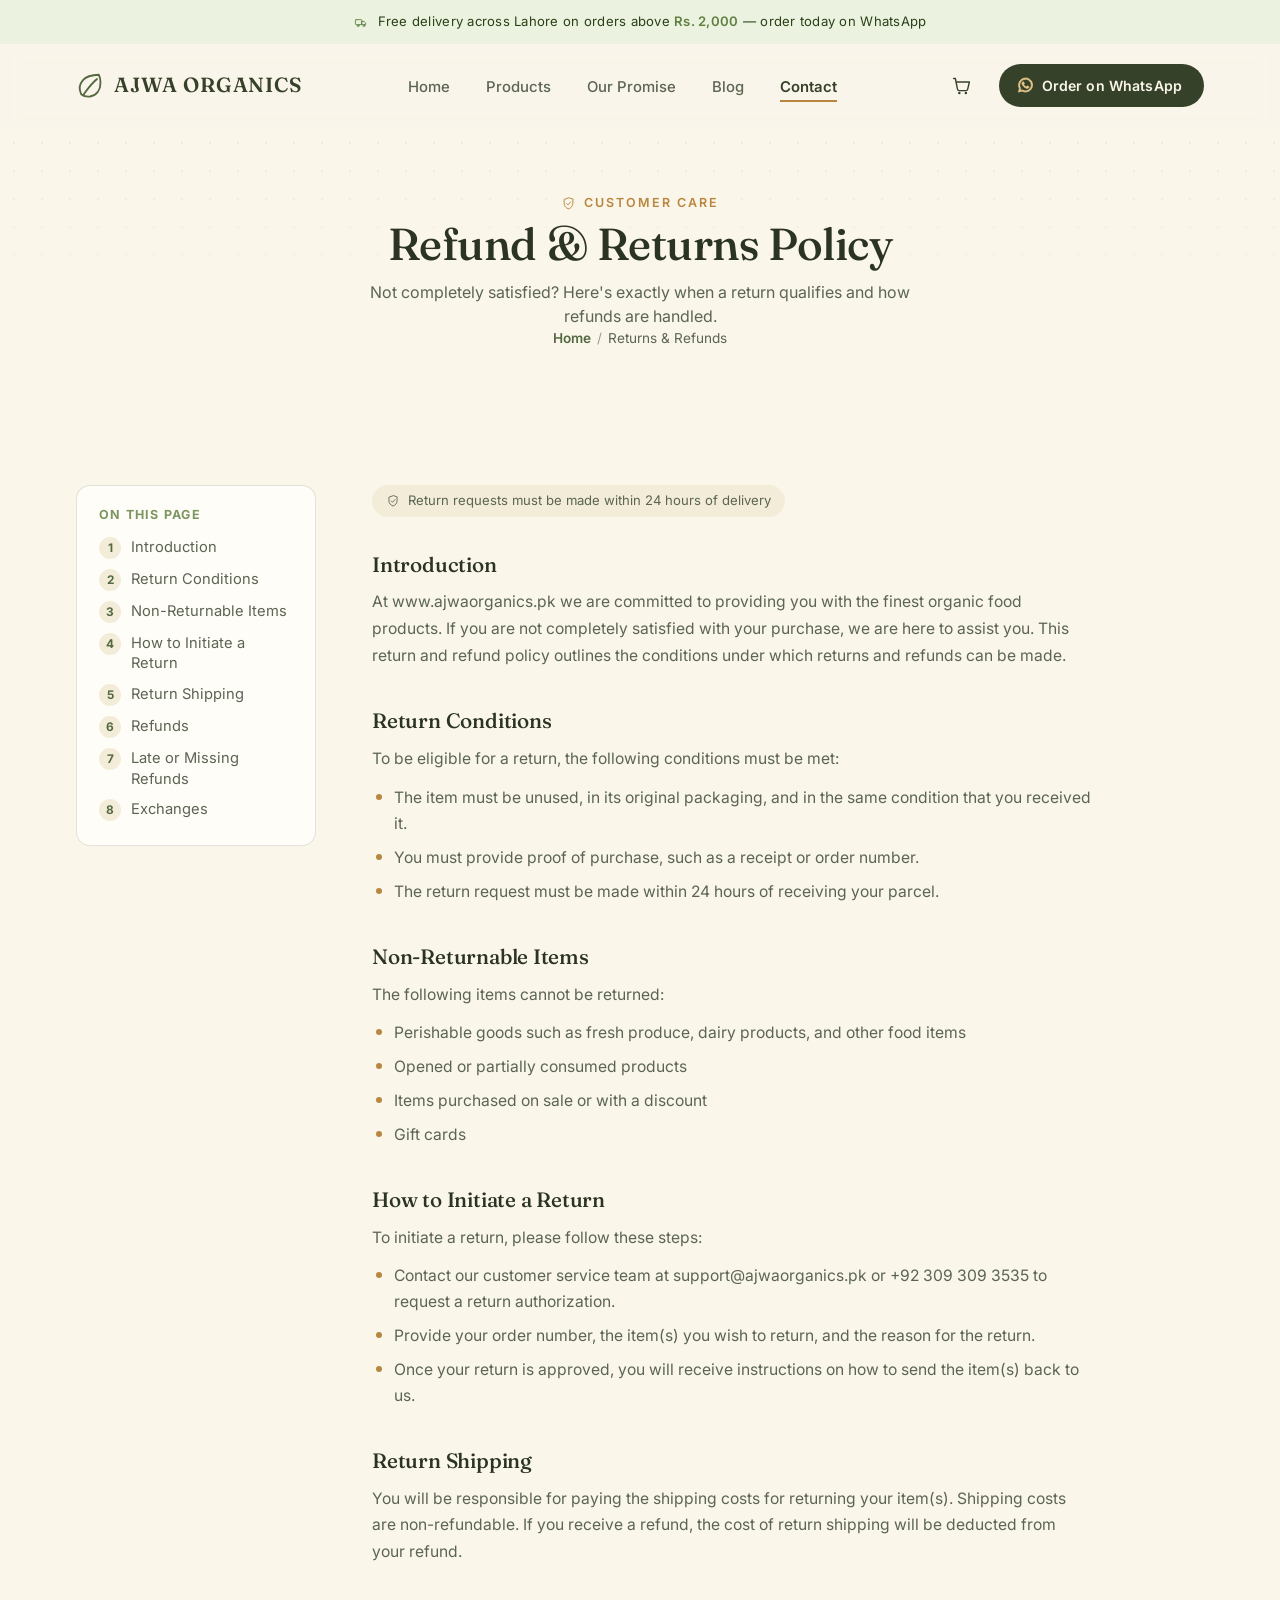
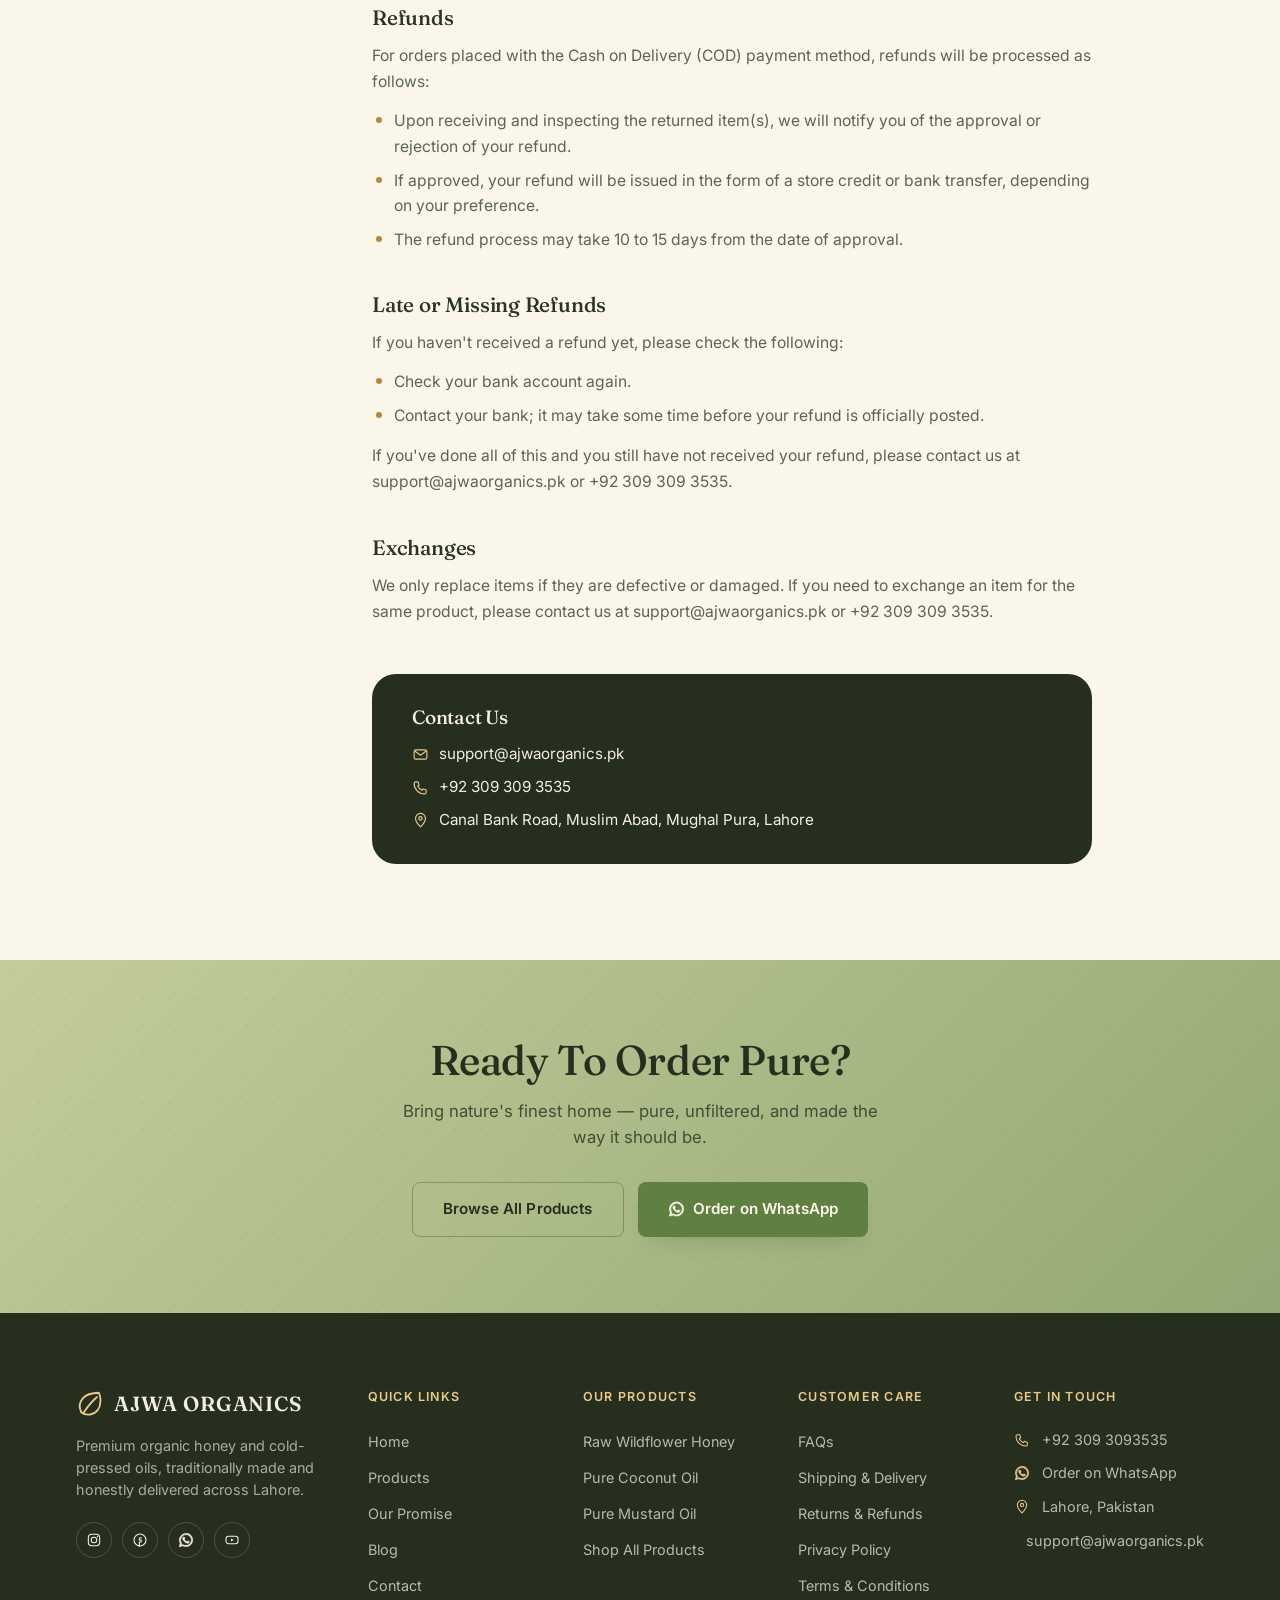
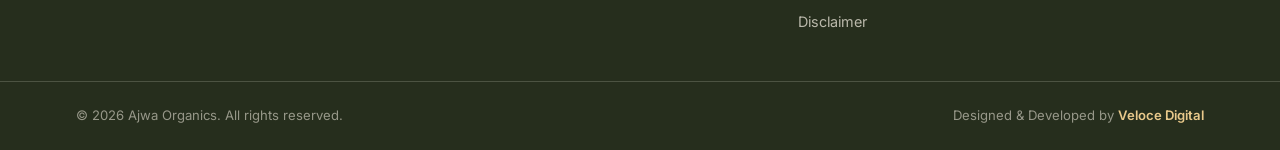
<file: returns-refunds.html>
<!DOCTYPE html>
<!-- AJWA ORGANICS — Returns & Refunds Policy page. Header/footer/nav are kept identical to index.html on purpose — see the build notes there. -->
<html lang="en" dir="ltr">
<head>
  <meta charset="UTF-8">
  <meta name="viewport" content="width=device-width, initial-scale=1.0">
  <title>Returns & Refunds Policy — Ajwa Organics</title>
  <meta name="description" content="Conditions for returning a product, how refunds are processed for COD orders, and how to start a return with Ajwa Organics.">
  <meta name="robots" content="index, follow">
  <meta name="theme-color" content="#54693F">
  <link rel="canonical" href="https://ajwaorganics.pk/returns-refunds.html">

  <!-- Open Graph / Facebook -->
  <meta property="og:type" content="website">
  <meta property="og:url" content="https://ajwaorganics.pk/returns-refunds.html">
  <meta property="og:site_name" content="Ajwa Organics">
  <meta property="og:locale" content="en_PK">
  <meta property="og:title" content="Returns & Refunds Policy — Ajwa Organics">
  <meta property="og:description" content="Conditions for returning a product, how refunds are processed for COD orders, and how to start a return with Ajwa Organics.">
  <meta property="og:image" content="https://ajwaorganics.pk/assets/og-image.jpg">

  <!-- Twitter -->
  <meta name="twitter:card" content="summary_large_image">
  <meta name="twitter:title" content="Returns & Refunds Policy — Ajwa Organics">
  <meta name="twitter:description" content="Conditions for returning a product, how refunds are processed for COD orders, and how to start a return with Ajwa Organics.">
  <meta name="twitter:image" content="https://ajwaorganics.pk/assets/og-image.jpg">

  <link rel="icon" href="data:image/svg+xml,%3Csvg xmlns='http://www.w3.org/2000/svg' viewBox='0 0 24 24'%3E%3Cpath fill='%2354693F' d='M12 2C8 3 4 6 3.2 11c-.8 5 2.3 9.6 7 10.8C9 17 9.6 11.4 13 7.4c2-2.3 5-3.6 7.8-3.6C19 1.8 15.4 1.2 12 2Z'/%3E%3C/svg%3E">

  <link rel="preconnect" href="https://fonts.googleapis.com">
  <link rel="preconnect" href="https://fonts.gstatic.com" crossorigin>
  <!-- Noto Nastaliq Urdu is loaded site-wide now (small + cached
       once visited) so it's already warm whenever the bilingual
       blog ships — see style.css section 14 / .urdu-content. -->
  <link href="https://fonts.googleapis.com/css2?family=Fraunces:ital,opsz,wght@0,9..144,300;0,9..144,400;0,9..144,500;0,9..144,600;0,9..144,700;1,9..144,400;1,9..144,500&family=Inter:wght@400;500;600;700&family=Noto+Nastaliq+Urdu:wght@400;500;600;700&display=swap" rel="stylesheet">

  <link rel="stylesheet" href="assets/css/style.css">
</head>
<body>

<a href="#main" class="skip-link">Skip to content</a>

<!-- ============================================================
     ICON SPRITE
============================================================ -->
<svg style="display:none" aria-hidden="true">
  <symbol id="icon-leaf" viewBox="0 0 24 24" fill="none" stroke="currentColor" stroke-width="1.6" stroke-linecap="round" stroke-linejoin="round">
    <path d="M12 21c6-1 9-6 9-12 0-2.8-.6-5-1.4-6.6C12.8 2.6 8.6 4 6 7c-3 3.4-3.5 8-1.6 12C7 21 9.6 21.3 12 21Z"/>
    <path d="M6 20c3-4 6-9 12-14"/>
  </symbol>

  <symbol id="icon-menu" viewBox="0 0 24 24" fill="none" stroke="currentColor" stroke-width="1.8" stroke-linecap="round">
    <line x1="4" y1="7" x2="20" y2="7"/><line x1="4" y1="12" x2="20" y2="12"/><line x1="4" y1="17" x2="20" y2="17"/>
  </symbol>
  <symbol id="icon-close" viewBox="0 0 24 24" fill="none" stroke="currentColor" stroke-width="1.8" stroke-linecap="round">
    <line x1="5" y1="5" x2="19" y2="19"/><line x1="19" y1="5" x2="5" y2="19"/>
  </symbol>

  <symbol id="icon-cart" viewBox="0 0 24 24" fill="none" stroke="currentColor" stroke-width="1.6" stroke-linecap="round" stroke-linejoin="round">
    <path d="M3 4h2l2.4 12.2a2 2 0 0 0 2 1.6h7.7a2 2 0 0 0 2-1.6L21 8H6"/>
    <circle cx="9.5" cy="20.5" r="1.4" fill="currentColor" stroke="none"/>
    <circle cx="17" cy="20.5" r="1.4" fill="currentColor" stroke="none"/>
  </symbol>

  <symbol id="icon-arrow" viewBox="0 0 24 24" fill="none" stroke="currentColor" stroke-width="1.8" stroke-linecap="round" stroke-linejoin="round">
    <line x1="4" y1="12" x2="19" y2="12"/><polyline points="13 6 19 12 13 18"/>
  </symbol>

  <symbol id="icon-whatsapp" viewBox="0 0 24 24" fill="currentColor">
    <path d="M12.04 2.2c-5.46 0-9.9 4.43-9.9 9.9 0 1.75.46 3.39 1.26 4.81L2 22l5.25-1.37a9.86 9.86 0 0 0 4.79 1.22h.01c5.46 0 9.9-4.43 9.9-9.9 0-2.64-1.03-5.13-2.9-7-1.87-1.87-4.36-2.9-7.01-2.9Zm0 18.1h-.01a8.2 8.2 0 0 1-4.18-1.15l-.3-.18-3.12.82.83-3.04-.2-.31a8.18 8.18 0 0 1-1.26-4.34c0-4.53 3.69-8.21 8.23-8.21 2.2 0 4.26.86 5.82 2.41a8.16 8.16 0 0 1 2.41 5.81c0 4.54-3.69 8.19-8.22 8.19Zm4.5-6.15c-.25-.12-1.46-.72-1.69-.8-.23-.08-.39-.12-.56.12-.16.25-.64.8-.78.97-.15.16-.29.18-.54.06-.25-.12-1.04-.38-1.99-1.22-.74-.65-1.23-1.46-1.38-1.71-.14-.25-.02-.38.11-.5.11-.11.25-.29.37-.43.12-.15.16-.25.25-.41.08-.17.04-.31-.02-.43-.06-.12-.56-1.34-.76-1.84-.2-.48-.41-.42-.56-.43h-.48c-.16 0-.43.06-.66.31-.22.25-.86.84-.86 2.04 0 1.21.88 2.37 1 2.53.12.16 1.73 2.64 4.2 3.7.59.25 1.04.4 1.4.51.59.19 1.12.16 1.55.1.47-.07 1.46-.6 1.66-1.18.21-.58.21-1.07.15-1.18-.06-.1-.23-.16-.48-.28Z"/>
  </symbol>

  <symbol id="icon-honeycomb" viewBox="0 0 24 24" fill="none" stroke="currentColor" stroke-width="1.5" stroke-linejoin="round">
    <path d="M12 3 19 7.5v9L12 21 5 16.5v-9Z"/>
    <path d="M12 3v6M19 7.5l-7 4.5M5 7.5l7 4.5M12 21v-6M5 16.5l7-4.5M19 16.5l-7-4.5"/>
  </symbol>
  <symbol id="icon-press" viewBox="0 0 24 24" fill="none" stroke="currentColor" stroke-width="1.5" stroke-linecap="round" stroke-linejoin="round">
    <line x1="12" y1="3" x2="12" y2="9"/>
    <line x1="6" y1="9" x2="18" y2="9"/>
    <rect x="5" y="13" width="14" height="5" rx="1.4"/>
    <circle cx="12" cy="21" r="1" fill="currentColor" stroke="none"/>
  </symbol>
  <symbol id="icon-truck" viewBox="0 0 24 24" fill="none" stroke="currentColor" stroke-width="1.5" stroke-linecap="round" stroke-linejoin="round">
    <rect x="2.5" y="8" width="11" height="8.5" rx="1.2"/>
    <path d="M13.5 11h3.7L20 13.7v2.8h-6.5z"/>
    <circle cx="7" cy="18.3" r="1.6"/>
    <circle cx="17" cy="18.3" r="1.6"/>
  </symbol>
  <symbol id="icon-chat" viewBox="0 0 24 24" fill="none" stroke="currentColor" stroke-width="1.5" stroke-linecap="round" stroke-linejoin="round">
    <path d="M4 5h16v10.5H9.5L5.5 19v-3.5H4Z"/>
    <line x1="8" y1="9" x2="16" y2="9"/>
    <line x1="8" y1="12" x2="13" y2="12"/>
  </symbol>
  <symbol id="icon-check-shield" viewBox="0 0 24 24" fill="none" stroke="currentColor" stroke-width="1.5" stroke-linecap="round" stroke-linejoin="round">
    <path d="M12 3 5 5.5v6c0 4.6 3 7.8 7 9 4-1.2 7-4.4 7-9v-6Z"/>
    <path d="m9 12 2.2 2.2L15.5 9.5"/>
  </symbol>
  <symbol id="icon-droplet" viewBox="0 0 24 24" fill="none" stroke="currentColor" stroke-width="1.5" stroke-linecap="round" stroke-linejoin="round">
    <path d="M12 3c3 4 6 7.6 6 11a6 6 0 1 1-12 0c0-3.4 3-7 6-11Z"/>
  </symbol>

  <symbol id="icon-honey-jar" viewBox="0 0 160 200" fill="none">
    <ellipse cx="33" cy="158" rx="17" ry="6.5" fill="currentColor" opacity=".14"/>
    <rect x="48" y="34" width="62" height="18" rx="7" stroke="currentColor" stroke-width="3"/>
    <rect x="56" y="50" width="46" height="22" rx="6" stroke="currentColor" stroke-width="3"/>
    <path d="M40 72h80c4 0 7 3 7 7v82c0 9-7 16-16 16H49c-9 0-16-7-16-16V79c0-4 3-7 7-7Z" stroke="currentColor" stroke-width="3"/>
    <path d="M28 138c10-7 18-7 26 0M106 138c10-7 18-7 26 0" stroke="currentColor" stroke-width="2.4" stroke-linecap="round"/>
    <path d="M126 96 L141 70" stroke="currentColor" stroke-width="3" stroke-linecap="round"/>
    <ellipse cx="143" cy="65" rx="7" ry="11" transform="rotate(28 143 65)" stroke="currentColor" stroke-width="2.6"/>
    <circle cx="123" cy="100" r="3.4" fill="currentColor"/>
    <g stroke="currentColor" stroke-width="2.4" stroke-linecap="round">
      <path d="M20 150v22"/>
      <circle cx="14" cy="146" r="6"/>
      <circle cx="26" cy="146" r="6"/>
      <circle cx="20" cy="138" r="6"/>
      <circle cx="20" cy="154" r="6"/>
    </g>
    <circle cx="20" cy="147" r="3.2" fill="currentColor"/>
  </symbol>

  <symbol id="icon-coconut-oil" viewBox="0 0 160 200" fill="none">
    <ellipse cx="115" cy="172" rx="22" ry="6" fill="currentColor" opacity=".14"/>
    <circle cx="46" cy="128" r="40" stroke="currentColor" stroke-width="3"/>
    <circle cx="46" cy="128" r="27" stroke="currentColor" stroke-width="2.4" stroke-dasharray="3 5"/>
    <g stroke="currentColor" stroke-width="2" stroke-linecap="round">
      <line x1="46" y1="88" x2="46" y2="80"/>
      <line x1="76" y1="106" x2="83" y2="100"/>
      <line x1="86" y1="128" x2="94" y2="128"/>
      <line x1="76" y1="150" x2="83" y2="156"/>
      <line x1="46" y1="168" x2="46" y2="176"/>
      <line x1="16" y1="150" x2="9" y2="156"/>
      <line x1="6" y1="128" x2="-2" y2="128"/>
      <line x1="16" y1="106" x2="9" y2="100"/>
    </g>
    <rect x="98" y="86" width="40" height="78" rx="9" stroke="currentColor" stroke-width="3"/>
    <rect x="110" y="68" width="16" height="20" rx="4" stroke="currentColor" stroke-width="3"/>
    <ellipse cx="118" cy="64" rx="10" ry="6" stroke="currentColor" stroke-width="2.6"/>
    <path d="M104 140c8-5 22-5 30 0" stroke="currentColor" stroke-width="2.2" stroke-linecap="round"/>
    <path d="M126 64c4-14 16-22 28-24" stroke="currentColor" stroke-width="2.2" stroke-linecap="round"/>
  </symbol>

  <symbol id="icon-mustard-oil" viewBox="0 0 160 200" fill="none">
    <ellipse cx="40" cy="176" rx="34" ry="7" fill="currentColor" opacity=".14"/>
    <path d="M8 152c0 16 14 26 34 26s34-10 34-26" stroke="currentColor" stroke-width="3" stroke-linecap="round"/>
    <ellipse cx="42" cy="150" rx="34" ry="11" stroke="currentColor" stroke-width="3"/>
    <g fill="currentColor">
      <circle cx="24" cy="148" r="2.6"/><circle cx="34" cy="153" r="2.6"/><circle cx="44" cy="147" r="2.6"/>
      <circle cx="54" cy="152" r="2.6"/><circle cx="62" cy="146" r="2.6"/><circle cx="30" cy="144" r="2.6"/>
      <circle cx="50" cy="144" r="2.6"/>
    </g>
    <rect x="92" y="64" width="44" height="92" rx="10" stroke="currentColor" stroke-width="3"/>
    <rect x="105" y="44" width="18" height="22" rx="4" stroke="currentColor" stroke-width="3"/>
    <ellipse cx="114" cy="40" rx="11" ry="6" stroke="currentColor" stroke-width="2.6"/>
    <path d="M98 122c10-6 26-6 36 0" stroke="currentColor" stroke-width="2.2" stroke-linecap="round"/>
    <path d="M114 44c0-16-6-28-16-36" stroke="currentColor" stroke-width="2.2" stroke-linecap="round"/>
    <g stroke="currentColor" stroke-width="2" stroke-linecap="round">
      <circle cx="96" cy="4" r="3.6"/><circle cx="86" cy="10" r="3.6"/><circle cx="106" cy="10" r="3.6"/>
      <circle cx="80" cy="20" r="3.6"/><circle cx="100" cy="22" r="3.6"/>
    </g>
  </symbol>

  <symbol id="icon-ig" viewBox="0 0 24 24" fill="none" stroke="currentColor" stroke-width="1.6" stroke-linecap="round" stroke-linejoin="round">
    <rect x="3.5" y="3.5" width="17" height="17" rx="5"/>
    <circle cx="12" cy="12" r="4.2"/>
    <circle cx="17.3" cy="6.7" r="1" fill="currentColor" stroke="none"/>
  </symbol>
  <symbol id="icon-fb" viewBox="0 0 24 24" fill="none" stroke="currentColor" stroke-width="1.6" stroke-linecap="round" stroke-linejoin="round">
    <circle cx="12" cy="12" r="9"/>
    <path d="M14 8.5h-1.6c-1 0-1.4.5-1.4 1.5V12h3l-.4 3h-2.6v6.7"/>
  </symbol>
  <symbol id="icon-yt" viewBox="0 0 24 24" fill="none" stroke="currentColor" stroke-width="1.6" stroke-linecap="round" stroke-linejoin="round">
    <rect x="3" y="6.5" width="18" height="11" rx="3.5"/>
    <path d="M10.5 9.7 14.7 12l-4.2 2.3z" fill="currentColor" stroke="none"/>
  </symbol>
  <symbol id="icon-pin" viewBox="0 0 24 24" fill="none" stroke="currentColor" stroke-width="1.6" stroke-linecap="round" stroke-linejoin="round">
    <path d="M12 21s7-7.2 7-12a7 7 0 1 0-14 0c0 4.8 7 12 7 12Z"/>
    <circle cx="12" cy="9" r="2.4"/>
  </symbol>
  <symbol id="icon-phone" viewBox="0 0 24 24" fill="none" stroke="currentColor" stroke-width="1.6" stroke-linecap="round" stroke-linejoin="round">
    <path d="M5 4h3.4l1.6 4.4-2 1.6a13 13 0 0 0 6 6l1.6-2 4.4 1.6V19c0 1.1-.9 2-2.4 2C9.6 21 3 14.4 3 6.4 3 4.9 3.9 4 5 4Z"/>
  </symbol>
  <symbol id="icon-mail" viewBox="0 0 24 24" fill="none" stroke="currentColor" stroke-width="1.6" stroke-linecap="round" stroke-linejoin="round">
    <rect x="3" y="5.5" width="18" height="13" rx="2.4"/>
    <path d="m4 7 8 6 8-6"/>
  </symbol>
</svg>

<!-- ============================================================
     ANNOUNCEMENT BAR
============================================================ -->
<div class="announcement">
  <div class="container">
    <svg class="icon" aria-hidden="true"><use href="#icon-truck"></use></svg>
    <span>Free delivery across Lahore on orders above <strong>Rs. 2,000</strong> — order today on WhatsApp</span>
  </div>
</div>

<!-- ============================================================
     HEADER
============================================================ -->
<header class="site-header" id="site-header">
  <div class="container">
    <a href="index.html" class="brand">
      <svg class="icon" aria-hidden="true"><use href="#icon-leaf"></use></svg>
      <span class="brand-word">Ajwa Organics</span>
    </a>

    <nav class="main-nav" aria-label="Primary">
      <ul>
        <li><a href="index.html">Home</a></li>
        <li><a href="products.html">Products</a></li>
        <li><a href="index.html#promise">Our Promise</a></li>
        <li><a href="blog.html">Blog</a></li>
        <li class="is-active"><a href="contact.html">Contact</a></li>
      </ul>
    </nav>

    <div class="header-actions">
      <a href="checkout.html" class="icon-btn" aria-label="View cart and checkout">
        <svg class="icon" aria-hidden="true"><use href="#icon-cart"></use></svg>
        <span class="cart-badge" id="cart-badge" hidden>0</span>
      </a>
      <a href="https://wa.me/923093093535?text=Hi%2C%20I%27d%20like%20to%20know%20more%20about%20your%20products." class="btn btn--whatsapp" target="_blank" rel="noopener">
        <svg class="icon" aria-hidden="true"><use href="#icon-whatsapp"></use></svg>
        <span class="wa-full">Order on WhatsApp</span>
        <span class="wa-short">Order</span>
      </a>
      <button class="nav-toggle" id="nav-toggle" aria-label="Toggle menu" aria-expanded="false" aria-controls="mobile-nav">
        <svg class="icon icon-menu" aria-hidden="true"><use href="#icon-menu"></use></svg>
        <svg class="icon icon-close" aria-hidden="true"><use href="#icon-close"></use></svg>
      </button>
    </div>
  </div>
</header>

<nav class="mobile-nav" id="mobile-nav" aria-label="Mobile">
  <ul>
    <li><a href="index.html">Home</a></li>
    <li><a href="products.html">Products</a></li>
    <li><a href="index.html#promise">Our Promise</a></li>
    <li><a href="blog.html">Blog</a></li>
    <li><a href="contact.html">Contact</a></li>
  </ul>
  <a href="https://wa.me/923093093535?text=Hi%2C%20I%27d%20like%20to%20know%20more%20about%20your%20products." class="btn btn--primary btn--block" target="_blank" rel="noopener">
    <svg class="icon" aria-hidden="true"><use href="#icon-whatsapp"></use></svg>
    Order on WhatsApp
  </a>
</nav>

<main id="main">

  <!-- ============================================================
       PAGE BANNER
  ============================================================ -->
  <section class="page-banner">
    <div class="container reveal">
      <p class="eyebrow">
        <svg class="icon" aria-hidden="true"><use href="#icon-check-shield"></use></svg>
        Customer Care
      </p>
      <h1>Refund &amp; Returns Policy</h1>
      <p>Not completely satisfied? Here's exactly when a return qualifies and how refunds are handled.</p>
      <p class="page-banner-crumb">
        <a href="index.html">Home</a><span>/</span>Returns &amp; Refunds
      </p>
    </div>
  </section>

  <!-- ============================================================
       POLICY CONTENT
  ============================================================ -->
  <section class="policy-section section--tight">
    <div class="container">
      <div class="policy-layout">

        <nav class="policy-toc" aria-label="Sections on this page">
          <h2>On This Page</h2>
          <ol>
            <li><a href="#intro">Introduction</a></li>
            <li><a href="#conditions">Return Conditions</a></li>
            <li><a href="#non-returnable">Non-Returnable Items</a></li>
            <li><a href="#how-to">How to Initiate a Return</a></li>
            <li><a href="#return-shipping">Return Shipping</a></li>
            <li><a href="#refunds">Refunds</a></li>
            <li><a href="#late-refunds">Late or Missing Refunds</a></li>
            <li><a href="#exchanges">Exchanges</a></li>
          </ol>
        </nav>

        <div class="policy-body">
          <span class="policy-updated">
            <svg class="icon" aria-hidden="true" style="width:14px;height:14px"><use href="#icon-check-shield"></use></svg>
            Return requests must be made within 24 hours of delivery
          </span>

          <div class="policy-block" id="intro">
            <h2>Introduction</h2>
            <p>At www.ajwaorganics.pk we are committed to providing you with the finest organic food products. If you are not completely satisfied with your purchase, we are here to assist you. This return and refund policy outlines the conditions under which returns and refunds can be made.</p>
          </div>

          <div class="policy-block" id="conditions">
            <h2>Return Conditions</h2>
            <p>To be eligible for a return, the following conditions must be met:</p>
            <ul>
              <li>The item must be unused, in its original packaging, and in the same condition that you received it.</li>
              <li>You must provide proof of purchase, such as a receipt or order number.</li>
              <li>The return request must be made within 24 hours of receiving your parcel.</li>
            </ul>
          </div>

          <div class="policy-block" id="non-returnable">
            <h2>Non-Returnable Items</h2>
            <p>The following items cannot be returned:</p>
            <ul>
              <li>Perishable goods such as fresh produce, dairy products, and other food items</li>
              <li>Opened or partially consumed products</li>
              <li>Items purchased on sale or with a discount</li>
              <li>Gift cards</li>
            </ul>
          </div>

          <div class="policy-block" id="how-to">
            <h2>How to Initiate a Return</h2>
            <p>To initiate a return, please follow these steps:</p>
            <ul>
              <li>Contact our customer service team at support@ajwaorganics.pk or +92 309 309 3535 to request a return authorization.</li>
              <li>Provide your order number, the item(s) you wish to return, and the reason for the return.</li>
              <li>Once your return is approved, you will receive instructions on how to send the item(s) back to us.</li>
            </ul>
          </div>

          <div class="policy-block" id="return-shipping">
            <h2>Return Shipping</h2>
            <p>You will be responsible for paying the shipping costs for returning your item(s). Shipping costs are non-refundable. If you receive a refund, the cost of return shipping will be deducted from your refund.</p>
          </div>

          <div class="policy-block" id="refunds">
            <h2>Refunds</h2>
            <p>For orders placed with the Cash on Delivery (COD) payment method, refunds will be processed as follows:</p>
            <ul>
              <li>Upon receiving and inspecting the returned item(s), we will notify you of the approval or rejection of your refund.</li>
              <li>If approved, your refund will be issued in the form of a store credit or bank transfer, depending on your preference.</li>
              <li>The refund process may take 10 to 15 days from the date of approval.</li>
            </ul>
          </div>

          <div class="policy-block" id="late-refunds">
            <h2>Late or Missing Refunds</h2>
            <p>If you haven't received a refund yet, please check the following:</p>
            <ul>
              <li>Check your bank account again.</li>
              <li>Contact your bank; it may take some time before your refund is officially posted.</li>
            </ul>
            <p>If you've done all of this and you still have not received your refund, please contact us at support@ajwaorganics.pk or +92 309 309 3535.</p>
          </div>

          <div class="policy-block" id="exchanges">
            <h2>Exchanges</h2>
            <p>We only replace items if they are defective or damaged. If you need to exchange an item for the same product, please contact us at support@ajwaorganics.pk or +92 309 309 3535.</p>
          </div>

          <div class="policy-contact-card">
            <h3>Contact Us</h3>
            <ul>
              <li><svg class="icon" aria-hidden="true"><use href="#icon-mail"></use></svg><a href="mailto:support@ajwaorganics.pk">support@ajwaorganics.pk</a></li>
              <li><svg class="icon" aria-hidden="true"><use href="#icon-phone"></use></svg><a href="tel:+923093093535">+92 309 309 3535</a></li>
              <li><svg class="icon" aria-hidden="true"><use href="#icon-pin"></use></svg><span>Canal Bank Road, Muslim Abad, Mughal Pura, Lahore</span></li>
            </ul>
          </div>
        </div>

      </div>
    </div>
  </section>

  <!-- ============================================================
       FINAL CTA
  ============================================================ -->
  <section class="cta-band" id="order">
    <div class="container reveal">
      <h2>Ready To Order Pure?</h2>
      <p>Bring nature's finest home — pure, unfiltered, and made the way it should be.</p>
      <div class="cta-band-actions">
        <a href="products.html" class="btn btn--outline">Browse All Products</a>
        <a href="checkout.html" class="btn btn--primary">
          <svg class="icon" aria-hidden="true"><use href="#icon-whatsapp"></use></svg>
          Order on WhatsApp
        </a>
      </div>
    </div>
  </section>

</main>

<!-- ============================================================
     FOOTER
============================================================ -->
<footer class="site-footer" id="contact">
  <div class="footer-top container">
    <div class="footer-grid">

      <div class="footer-brand">
        <a href="index.html" class="brand">
          <svg class="icon" aria-hidden="true"><use href="#icon-leaf"></use></svg>
          <span class="brand-word">Ajwa Organics</span>
        </a>
        <p>Premium organic honey and cold-pressed oils, traditionally made and honestly delivered across Lahore.</p>
        <div class="social-row">
          <a href="#" class="social-link" aria-label="Instagram"><svg class="icon" aria-hidden="true"><use href="#icon-ig"></use></svg></a>
          <a href="#" class="social-link" aria-label="Facebook"><svg class="icon" aria-hidden="true"><use href="#icon-fb"></use></svg></a>
          <a href="https://wa.me/923093093535" class="social-link" aria-label="WhatsApp" target="_blank" rel="noopener"><svg class="icon" aria-hidden="true"><use href="#icon-whatsapp"></use></svg></a>
          <a href="#" class="social-link" aria-label="YouTube"><svg class="icon" aria-hidden="true"><use href="#icon-yt"></use></svg></a>
        </div>
      </div>

      <div class="footer-col">
        <h4>Quick Links</h4>
        <ul>
          <li><a href="index.html">Home</a></li>
          <li><a href="products.html">Products</a></li>
          <li><a href="index.html#promise">Our Promise</a></li>
          <li><a href="blog.html">Blog</a></li>
          <li><a href="contact.html">Contact</a></li>
        </ul>
      </div>

      <div class="footer-col">
        <h4>Our Products</h4>
        <ul>
          <li><a href="products.html">Raw Wildflower Honey</a></li>
          <li><a href="products.html">Pure Coconut Oil</a></li>
          <li><a href="products.html">Pure Mustard Oil</a></li>
          <li><a href="products.html">Shop All Products</a></li>
        </ul>
      </div>

      <div class="footer-col">
        <h4>Customer Care</h4>
        <ul>
          <li><a href="#">FAQs</a></li>
          <li><a href="shipping-delivery.html">Shipping &amp; Delivery</a></li>
          <li><a href="returns-refunds.html">Returns &amp; Refunds</a></li>
          <li><a href="privacy-policy.html">Privacy Policy</a></li>
          <li><a href="terms-conditions.html">Terms &amp; Conditions</a></li>
          <li><a href="disclaimer.html">Disclaimer</a></li>
        </ul>
      </div>

      <div class="footer-col">
        <h4>Get In Touch</h4>
        <ul class="footer-contact">
          <li><svg class="icon" aria-hidden="true"><use href="#icon-phone"></use></svg><a href="tel:+923093093535">+92 309 3093535</a></li>
          <li><svg class="icon" aria-hidden="true"><use href="#icon-whatsapp"></use></svg><a href="https://wa.me/923093093535" target="_blank" rel="noopener">Order on WhatsApp</a></li>
          <li><svg class="icon" aria-hidden="true"><use href="#icon-pin"></use></svg><span>Lahore, Pakistan</span></li>
          <li><svg class="icon" aria-hidden="true"><use href="#icon-mail"></use></svg><a href="mailto:support@ajwaorganics.pk">support@ajwaorganics.pk</a></li>
        </ul>
      </div>

    </div>
  </div>

  <div class="footer-bottom">
    <div class="container">
      <span>&copy; <span id="year">2026</span> Ajwa Organics. All rights reserved.</span>
      <span>Designed &amp; Developed by <a href="https://velocedigital.co/" target="_blank" rel="noopener nofollow">Veloce Digital</a></span>
    </div>
  </div>
</footer>
<script type="module" src="assets/js/script.js"></script>

</body>
</html>
</file>
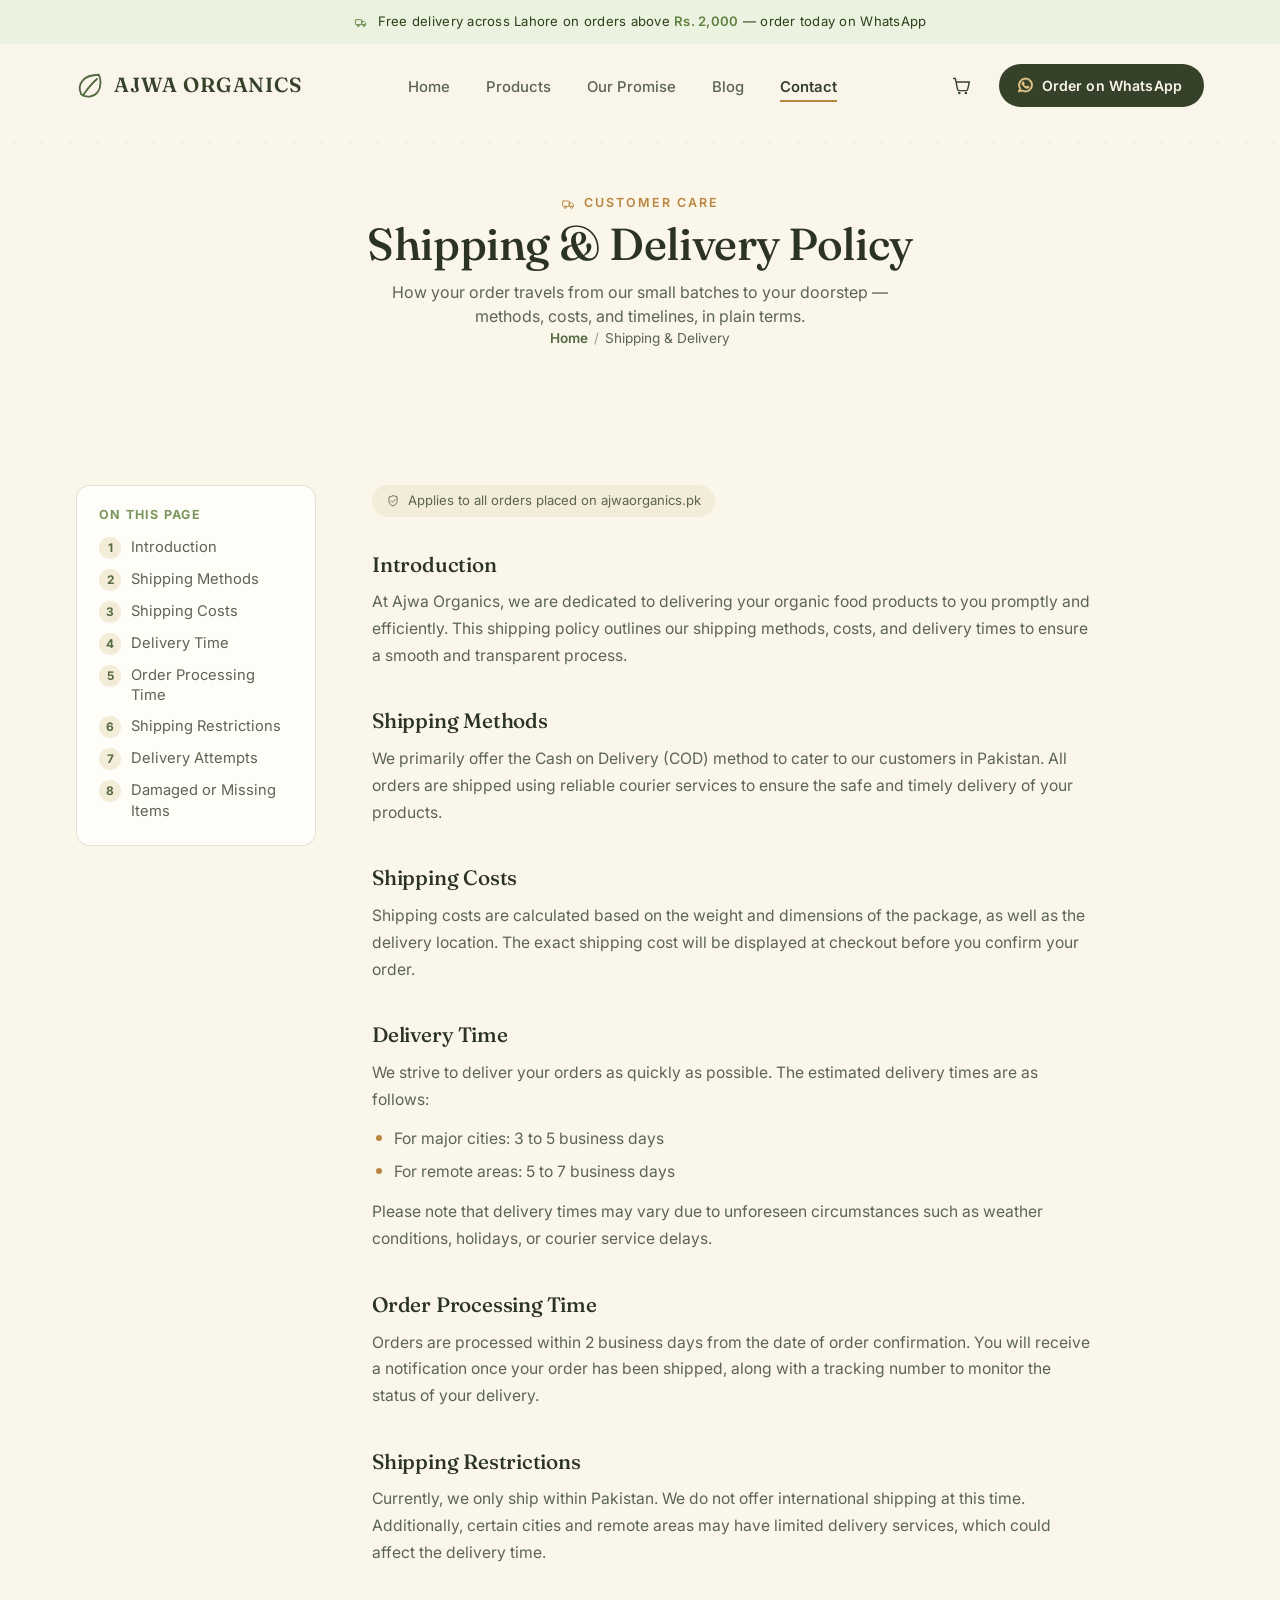
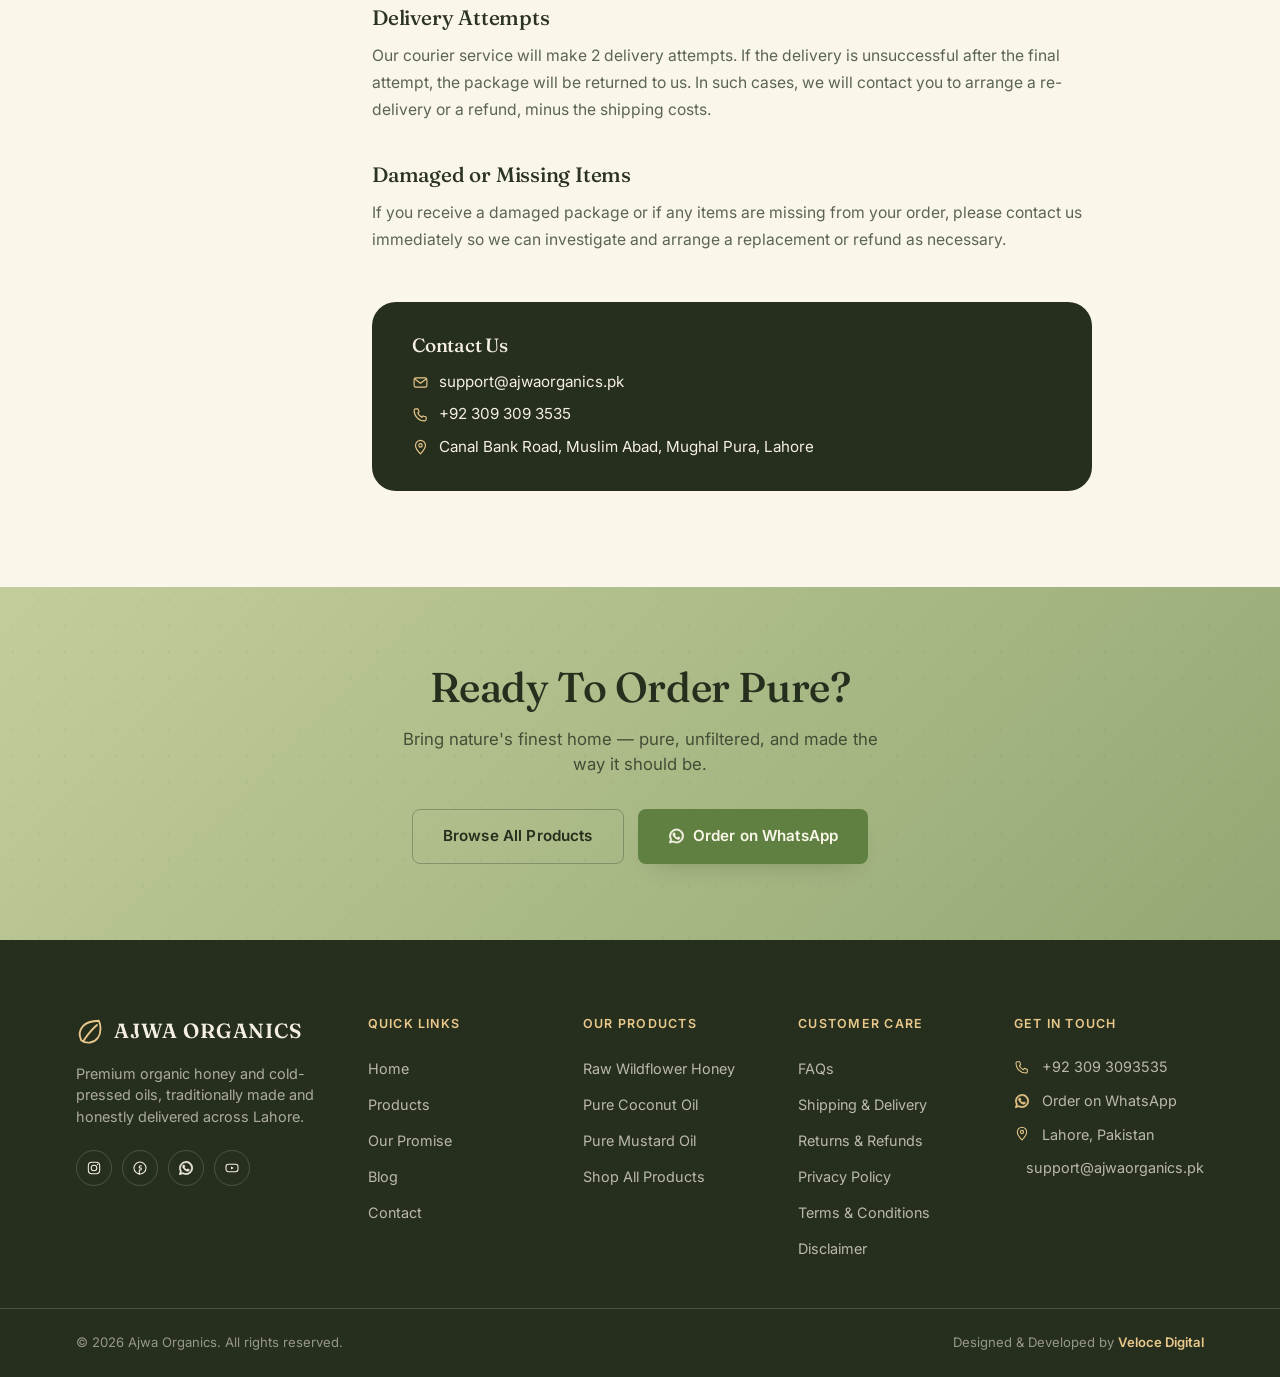
<file: shipping-delivery.html>
<!DOCTYPE html>
<!-- AJWA ORGANICS — Shipping &amp; Delivery policy page. Header/footer/nav are kept identical to index.html on purpose — see the build notes there. -->
<html lang="en" dir="ltr">
<head>
  <meta charset="UTF-8">
  <meta name="viewport" content="width=device-width, initial-scale=1.0">
  <title>Shipping &amp; Delivery Policy — Ajwa Organics</title>
  <meta name="description" content="How Ajwa Organics ships your order: methods, costs, delivery times, processing time, and what happens if a delivery attempt fails.">
  <meta name="robots" content="index, follow">
  <meta name="theme-color" content="#54693F">
  <link rel="canonical" href="https://ajwaorganics.pk/shipping-delivery.html">

  <!-- Open Graph / Facebook -->
  <meta property="og:type" content="website">
  <meta property="og:url" content="https://ajwaorganics.pk/shipping-delivery.html">
  <meta property="og:site_name" content="Ajwa Organics">
  <meta property="og:locale" content="en_PK">
  <meta property="og:title" content="Shipping &amp; Delivery Policy — Ajwa Organics">
  <meta property="og:description" content="How Ajwa Organics ships your order: methods, costs, delivery times, processing time, and what happens if a delivery attempt fails.">
  <meta property="og:image" content="https://ajwaorganics.pk/assets/og-image.jpg">

  <!-- Twitter -->
  <meta name="twitter:card" content="summary_large_image">
  <meta name="twitter:title" content="Shipping &amp; Delivery Policy — Ajwa Organics">
  <meta name="twitter:description" content="How Ajwa Organics ships your order: methods, costs, delivery times, processing time, and what happens if a delivery attempt fails.">
  <meta name="twitter:image" content="https://ajwaorganics.pk/assets/og-image.jpg">

  <link rel="icon" href="data:image/svg+xml,%3Csvg xmlns='http://www.w3.org/2000/svg' viewBox='0 0 24 24'%3E%3Cpath fill='%2354693F' d='M12 2C8 3 4 6 3.2 11c-.8 5 2.3 9.6 7 10.8C9 17 9.6 11.4 13 7.4c2-2.3 5-3.6 7.8-3.6C19 1.8 15.4 1.2 12 2Z'/%3E%3C/svg%3E">

  <link rel="preconnect" href="https://fonts.googleapis.com">
  <link rel="preconnect" href="https://fonts.gstatic.com" crossorigin>
  <!-- Noto Nastaliq Urdu is loaded site-wide now (small + cached
       once visited) so it's already warm whenever the bilingual
       blog ships — see style.css section 14 / .urdu-content. -->
  <link href="https://fonts.googleapis.com/css2?family=Fraunces:ital,opsz,wght@0,9..144,300;0,9..144,400;0,9..144,500;0,9..144,600;0,9..144,700;1,9..144,400;1,9..144,500&family=Inter:wght@400;500;600;700&family=Noto+Nastaliq+Urdu:wght@400;500;600;700&display=swap" rel="stylesheet">

  <link rel="stylesheet" href="assets/css/style.css">
</head>
<body>

<a href="#main" class="skip-link">Skip to content</a>

<!-- ============================================================
     ICON SPRITE
============================================================ -->
<svg style="display:none" aria-hidden="true">
  <symbol id="icon-leaf" viewBox="0 0 24 24" fill="none" stroke="currentColor" stroke-width="1.6" stroke-linecap="round" stroke-linejoin="round">
    <path d="M12 21c6-1 9-6 9-12 0-2.8-.6-5-1.4-6.6C12.8 2.6 8.6 4 6 7c-3 3.4-3.5 8-1.6 12C7 21 9.6 21.3 12 21Z"/>
    <path d="M6 20c3-4 6-9 12-14"/>
  </symbol>

  <symbol id="icon-menu" viewBox="0 0 24 24" fill="none" stroke="currentColor" stroke-width="1.8" stroke-linecap="round">
    <line x1="4" y1="7" x2="20" y2="7"/><line x1="4" y1="12" x2="20" y2="12"/><line x1="4" y1="17" x2="20" y2="17"/>
  </symbol>
  <symbol id="icon-close" viewBox="0 0 24 24" fill="none" stroke="currentColor" stroke-width="1.8" stroke-linecap="round">
    <line x1="5" y1="5" x2="19" y2="19"/><line x1="19" y1="5" x2="5" y2="19"/>
  </symbol>

  <symbol id="icon-cart" viewBox="0 0 24 24" fill="none" stroke="currentColor" stroke-width="1.6" stroke-linecap="round" stroke-linejoin="round">
    <path d="M3 4h2l2.4 12.2a2 2 0 0 0 2 1.6h7.7a2 2 0 0 0 2-1.6L21 8H6"/>
    <circle cx="9.5" cy="20.5" r="1.4" fill="currentColor" stroke="none"/>
    <circle cx="17" cy="20.5" r="1.4" fill="currentColor" stroke="none"/>
  </symbol>

  <symbol id="icon-arrow" viewBox="0 0 24 24" fill="none" stroke="currentColor" stroke-width="1.8" stroke-linecap="round" stroke-linejoin="round">
    <line x1="4" y1="12" x2="19" y2="12"/><polyline points="13 6 19 12 13 18"/>
  </symbol>

  <symbol id="icon-whatsapp" viewBox="0 0 24 24" fill="currentColor">
    <path d="M12.04 2.2c-5.46 0-9.9 4.43-9.9 9.9 0 1.75.46 3.39 1.26 4.81L2 22l5.25-1.37a9.86 9.86 0 0 0 4.79 1.22h.01c5.46 0 9.9-4.43 9.9-9.9 0-2.64-1.03-5.13-2.9-7-1.87-1.87-4.36-2.9-7.01-2.9Zm0 18.1h-.01a8.2 8.2 0 0 1-4.18-1.15l-.3-.18-3.12.82.83-3.04-.2-.31a8.18 8.18 0 0 1-1.26-4.34c0-4.53 3.69-8.21 8.23-8.21 2.2 0 4.26.86 5.82 2.41a8.16 8.16 0 0 1 2.41 5.81c0 4.54-3.69 8.19-8.22 8.19Zm4.5-6.15c-.25-.12-1.46-.72-1.69-.8-.23-.08-.39-.12-.56.12-.16.25-.64.8-.78.97-.15.16-.29.18-.54.06-.25-.12-1.04-.38-1.99-1.22-.74-.65-1.23-1.46-1.38-1.71-.14-.25-.02-.38.11-.5.11-.11.25-.29.37-.43.12-.15.16-.25.25-.41.08-.17.04-.31-.02-.43-.06-.12-.56-1.34-.76-1.84-.2-.48-.41-.42-.56-.43h-.48c-.16 0-.43.06-.66.31-.22.25-.86.84-.86 2.04 0 1.21.88 2.37 1 2.53.12.16 1.73 2.64 4.2 3.7.59.25 1.04.4 1.4.51.59.19 1.12.16 1.55.1.47-.07 1.46-.6 1.66-1.18.21-.58.21-1.07.15-1.18-.06-.1-.23-.16-.48-.28Z"/>
  </symbol>

  <symbol id="icon-honeycomb" viewBox="0 0 24 24" fill="none" stroke="currentColor" stroke-width="1.5" stroke-linejoin="round">
    <path d="M12 3 19 7.5v9L12 21 5 16.5v-9Z"/>
    <path d="M12 3v6M19 7.5l-7 4.5M5 7.5l7 4.5M12 21v-6M5 16.5l7-4.5M19 16.5l-7-4.5"/>
  </symbol>
  <symbol id="icon-press" viewBox="0 0 24 24" fill="none" stroke="currentColor" stroke-width="1.5" stroke-linecap="round" stroke-linejoin="round">
    <line x1="12" y1="3" x2="12" y2="9"/>
    <line x1="6" y1="9" x2="18" y2="9"/>
    <rect x="5" y="13" width="14" height="5" rx="1.4"/>
    <circle cx="12" cy="21" r="1" fill="currentColor" stroke="none"/>
  </symbol>
  <symbol id="icon-truck" viewBox="0 0 24 24" fill="none" stroke="currentColor" stroke-width="1.5" stroke-linecap="round" stroke-linejoin="round">
    <rect x="2.5" y="8" width="11" height="8.5" rx="1.2"/>
    <path d="M13.5 11h3.7L20 13.7v2.8h-6.5z"/>
    <circle cx="7" cy="18.3" r="1.6"/>
    <circle cx="17" cy="18.3" r="1.6"/>
  </symbol>
  <symbol id="icon-chat" viewBox="0 0 24 24" fill="none" stroke="currentColor" stroke-width="1.5" stroke-linecap="round" stroke-linejoin="round">
    <path d="M4 5h16v10.5H9.5L5.5 19v-3.5H4Z"/>
    <line x1="8" y1="9" x2="16" y2="9"/>
    <line x1="8" y1="12" x2="13" y2="12"/>
  </symbol>
  <symbol id="icon-check-shield" viewBox="0 0 24 24" fill="none" stroke="currentColor" stroke-width="1.5" stroke-linecap="round" stroke-linejoin="round">
    <path d="M12 3 5 5.5v6c0 4.6 3 7.8 7 9 4-1.2 7-4.4 7-9v-6Z"/>
    <path d="m9 12 2.2 2.2L15.5 9.5"/>
  </symbol>
  <symbol id="icon-droplet" viewBox="0 0 24 24" fill="none" stroke="currentColor" stroke-width="1.5" stroke-linecap="round" stroke-linejoin="round">
    <path d="M12 3c3 4 6 7.6 6 11a6 6 0 1 1-12 0c0-3.4 3-7 6-11Z"/>
  </symbol>

  <symbol id="icon-honey-jar" viewBox="0 0 160 200" fill="none">
    <ellipse cx="33" cy="158" rx="17" ry="6.5" fill="currentColor" opacity=".14"/>
    <rect x="48" y="34" width="62" height="18" rx="7" stroke="currentColor" stroke-width="3"/>
    <rect x="56" y="50" width="46" height="22" rx="6" stroke="currentColor" stroke-width="3"/>
    <path d="M40 72h80c4 0 7 3 7 7v82c0 9-7 16-16 16H49c-9 0-16-7-16-16V79c0-4 3-7 7-7Z" stroke="currentColor" stroke-width="3"/>
    <path d="M28 138c10-7 18-7 26 0M106 138c10-7 18-7 26 0" stroke="currentColor" stroke-width="2.4" stroke-linecap="round"/>
    <path d="M126 96 L141 70" stroke="currentColor" stroke-width="3" stroke-linecap="round"/>
    <ellipse cx="143" cy="65" rx="7" ry="11" transform="rotate(28 143 65)" stroke="currentColor" stroke-width="2.6"/>
    <circle cx="123" cy="100" r="3.4" fill="currentColor"/>
    <g stroke="currentColor" stroke-width="2.4" stroke-linecap="round">
      <path d="M20 150v22"/>
      <circle cx="14" cy="146" r="6"/>
      <circle cx="26" cy="146" r="6"/>
      <circle cx="20" cy="138" r="6"/>
      <circle cx="20" cy="154" r="6"/>
    </g>
    <circle cx="20" cy="147" r="3.2" fill="currentColor"/>
  </symbol>

  <symbol id="icon-coconut-oil" viewBox="0 0 160 200" fill="none">
    <ellipse cx="115" cy="172" rx="22" ry="6" fill="currentColor" opacity=".14"/>
    <circle cx="46" cy="128" r="40" stroke="currentColor" stroke-width="3"/>
    <circle cx="46" cy="128" r="27" stroke="currentColor" stroke-width="2.4" stroke-dasharray="3 5"/>
    <g stroke="currentColor" stroke-width="2" stroke-linecap="round">
      <line x1="46" y1="88" x2="46" y2="80"/>
      <line x1="76" y1="106" x2="83" y2="100"/>
      <line x1="86" y1="128" x2="94" y2="128"/>
      <line x1="76" y1="150" x2="83" y2="156"/>
      <line x1="46" y1="168" x2="46" y2="176"/>
      <line x1="16" y1="150" x2="9" y2="156"/>
      <line x1="6" y1="128" x2="-2" y2="128"/>
      <line x1="16" y1="106" x2="9" y2="100"/>
    </g>
    <rect x="98" y="86" width="40" height="78" rx="9" stroke="currentColor" stroke-width="3"/>
    <rect x="110" y="68" width="16" height="20" rx="4" stroke="currentColor" stroke-width="3"/>
    <ellipse cx="118" cy="64" rx="10" ry="6" stroke="currentColor" stroke-width="2.6"/>
    <path d="M104 140c8-5 22-5 30 0" stroke="currentColor" stroke-width="2.2" stroke-linecap="round"/>
    <path d="M126 64c4-14 16-22 28-24" stroke="currentColor" stroke-width="2.2" stroke-linecap="round"/>
  </symbol>

  <symbol id="icon-mustard-oil" viewBox="0 0 160 200" fill="none">
    <ellipse cx="40" cy="176" rx="34" ry="7" fill="currentColor" opacity=".14"/>
    <path d="M8 152c0 16 14 26 34 26s34-10 34-26" stroke="currentColor" stroke-width="3" stroke-linecap="round"/>
    <ellipse cx="42" cy="150" rx="34" ry="11" stroke="currentColor" stroke-width="3"/>
    <g fill="currentColor">
      <circle cx="24" cy="148" r="2.6"/><circle cx="34" cy="153" r="2.6"/><circle cx="44" cy="147" r="2.6"/>
      <circle cx="54" cy="152" r="2.6"/><circle cx="62" cy="146" r="2.6"/><circle cx="30" cy="144" r="2.6"/>
      <circle cx="50" cy="144" r="2.6"/>
    </g>
    <rect x="92" y="64" width="44" height="92" rx="10" stroke="currentColor" stroke-width="3"/>
    <rect x="105" y="44" width="18" height="22" rx="4" stroke="currentColor" stroke-width="3"/>
    <ellipse cx="114" cy="40" rx="11" ry="6" stroke="currentColor" stroke-width="2.6"/>
    <path d="M98 122c10-6 26-6 36 0" stroke="currentColor" stroke-width="2.2" stroke-linecap="round"/>
    <path d="M114 44c0-16-6-28-16-36" stroke="currentColor" stroke-width="2.2" stroke-linecap="round"/>
    <g stroke="currentColor" stroke-width="2" stroke-linecap="round">
      <circle cx="96" cy="4" r="3.6"/><circle cx="86" cy="10" r="3.6"/><circle cx="106" cy="10" r="3.6"/>
      <circle cx="80" cy="20" r="3.6"/><circle cx="100" cy="22" r="3.6"/>
    </g>
  </symbol>

  <symbol id="icon-ig" viewBox="0 0 24 24" fill="none" stroke="currentColor" stroke-width="1.6" stroke-linecap="round" stroke-linejoin="round">
    <rect x="3.5" y="3.5" width="17" height="17" rx="5"/>
    <circle cx="12" cy="12" r="4.2"/>
    <circle cx="17.3" cy="6.7" r="1" fill="currentColor" stroke="none"/>
  </symbol>
  <symbol id="icon-fb" viewBox="0 0 24 24" fill="none" stroke="currentColor" stroke-width="1.6" stroke-linecap="round" stroke-linejoin="round">
    <circle cx="12" cy="12" r="9"/>
    <path d="M14 8.5h-1.6c-1 0-1.4.5-1.4 1.5V12h3l-.4 3h-2.6v6.7"/>
  </symbol>
  <symbol id="icon-yt" viewBox="0 0 24 24" fill="none" stroke="currentColor" stroke-width="1.6" stroke-linecap="round" stroke-linejoin="round">
    <rect x="3" y="6.5" width="18" height="11" rx="3.5"/>
    <path d="M10.5 9.7 14.7 12l-4.2 2.3z" fill="currentColor" stroke="none"/>
  </symbol>
  <symbol id="icon-pin" viewBox="0 0 24 24" fill="none" stroke="currentColor" stroke-width="1.6" stroke-linecap="round" stroke-linejoin="round">
    <path d="M12 21s7-7.2 7-12a7 7 0 1 0-14 0c0 4.8 7 12 7 12Z"/>
    <circle cx="12" cy="9" r="2.4"/>
  </symbol>
  <symbol id="icon-phone" viewBox="0 0 24 24" fill="none" stroke="currentColor" stroke-width="1.6" stroke-linecap="round" stroke-linejoin="round">
    <path d="M5 4h3.4l1.6 4.4-2 1.6a13 13 0 0 0 6 6l1.6-2 4.4 1.6V19c0 1.1-.9 2-2.4 2C9.6 21 3 14.4 3 6.4 3 4.9 3.9 4 5 4Z"/>
  </symbol>
  <symbol id="icon-mail" viewBox="0 0 24 24" fill="none" stroke="currentColor" stroke-width="1.6" stroke-linecap="round" stroke-linejoin="round">
    <rect x="3" y="5.5" width="18" height="13" rx="2.4"/>
    <path d="m4 7 8 6 8-6"/>
  </symbol>
</svg>

<!-- ============================================================
     ANNOUNCEMENT BAR
============================================================ -->
<div class="announcement">
  <div class="container">
    <svg class="icon" aria-hidden="true"><use href="#icon-truck"></use></svg>
    <span>Free delivery across Lahore on orders above <strong>Rs. 2,000</strong> — order today on WhatsApp</span>
  </div>
</div>

<!-- ============================================================
     HEADER
============================================================ -->
<header class="site-header" id="site-header">
  <div class="container">
    <a href="index.html" class="brand">
      <svg class="icon" aria-hidden="true"><use href="#icon-leaf"></use></svg>
      <span class="brand-word">Ajwa Organics</span>
    </a>

    <nav class="main-nav" aria-label="Primary">
      <ul>
        <li><a href="index.html">Home</a></li>
        <li><a href="products.html">Products</a></li>
        <li><a href="index.html#promise">Our Promise</a></li>
        <li><a href="blog.html">Blog</a></li>
        <li class="is-active"><a href="contact.html">Contact</a></li>
      </ul>
    </nav>

    <div class="header-actions">
      <a href="checkout.html" class="icon-btn" aria-label="View cart and checkout">
        <svg class="icon" aria-hidden="true"><use href="#icon-cart"></use></svg>
        <span class="cart-badge" id="cart-badge" hidden>0</span>
      </a>
      <a href="https://wa.me/923093093535?text=Hi%2C%20I%27d%20like%20to%20know%20more%20about%20your%20products." class="btn btn--whatsapp" target="_blank" rel="noopener">
        <svg class="icon" aria-hidden="true"><use href="#icon-whatsapp"></use></svg>
        <span class="wa-full">Order on WhatsApp</span>
        <span class="wa-short">Order</span>
      </a>
      <button class="nav-toggle" id="nav-toggle" aria-label="Toggle menu" aria-expanded="false" aria-controls="mobile-nav">
        <svg class="icon icon-menu" aria-hidden="true"><use href="#icon-menu"></use></svg>
        <svg class="icon icon-close" aria-hidden="true"><use href="#icon-close"></use></svg>
      </button>
    </div>
  </div>
</header>

<nav class="mobile-nav" id="mobile-nav" aria-label="Mobile">
  <ul>
    <li><a href="index.html">Home</a></li>
    <li><a href="products.html">Products</a></li>
    <li><a href="index.html#promise">Our Promise</a></li>
    <li><a href="blog.html">Blog</a></li>
    <li><a href="contact.html">Contact</a></li>
  </ul>
  <a href="https://wa.me/923093093535?text=Hi%2C%20I%27d%20like%20to%20know%20more%20about%20your%20products." class="btn btn--primary btn--block" target="_blank" rel="noopener">
    <svg class="icon" aria-hidden="true"><use href="#icon-whatsapp"></use></svg>
    Order on WhatsApp
  </a>
</nav>

<main id="main">

  <!-- ============================================================
       PAGE BANNER
  ============================================================ -->
  <section class="page-banner">
    <div class="container reveal">
      <p class="eyebrow">
        <svg class="icon" aria-hidden="true"><use href="#icon-truck"></use></svg>
        Customer Care
      </p>
      <h1>Shipping &amp; Delivery Policy</h1>
      <p>How your order travels from our small batches to your doorstep — methods, costs, and timelines, in plain terms.</p>
      <p class="page-banner-crumb">
        <a href="index.html">Home</a><span>/</span>Shipping &amp; Delivery
      </p>
    </div>
  </section>

  <!-- ============================================================
       POLICY CONTENT
  ============================================================ -->
  <section class="policy-section section--tight">
    <div class="container">
      <div class="policy-layout">

        <nav class="policy-toc" aria-label="Sections on this page">
          <h2>On This Page</h2>
          <ol>
            <li><a href="#intro">Introduction</a></li>
            <li><a href="#methods">Shipping Methods</a></li>
            <li><a href="#costs">Shipping Costs</a></li>
            <li><a href="#delivery-time">Delivery Time</a></li>
            <li><a href="#processing">Order Processing Time</a></li>
            <li><a href="#restrictions">Shipping Restrictions</a></li>
            <li><a href="#attempts">Delivery Attempts</a></li>
            <li><a href="#damaged">Damaged or Missing Items</a></li>
          </ol>
        </nav>

        <div class="policy-body">
          <span class="policy-updated">
            <svg class="icon" aria-hidden="true" style="width:14px;height:14px"><use href="#icon-check-shield"></use></svg>
            Applies to all orders placed on ajwaorganics.pk
          </span>

          <div class="policy-block" id="intro">
            <h2>Introduction</h2>
            <p>At Ajwa Organics, we are dedicated to delivering your organic food products to you promptly and efficiently. This shipping policy outlines our shipping methods, costs, and delivery times to ensure a smooth and transparent process.</p>
          </div>

          <div class="policy-block" id="methods">
            <h2>Shipping Methods</h2>
            <p>We primarily offer the Cash on Delivery (COD) method to cater to our customers in Pakistan. All orders are shipped using reliable courier services to ensure the safe and timely delivery of your products.</p>
          </div>

          <div class="policy-block" id="costs">
            <h2>Shipping Costs</h2>
            <p>Shipping costs are calculated based on the weight and dimensions of the package, as well as the delivery location. The exact shipping cost will be displayed at checkout before you confirm your order.</p>
          </div>

          <div class="policy-block" id="delivery-time">
            <h2>Delivery Time</h2>
            <p>We strive to deliver your orders as quickly as possible. The estimated delivery times are as follows:</p>
            <ul>
              <li>For major cities: 3 to 5 business days</li>
              <li>For remote areas: 5 to 7 business days</li>
            </ul>
            <p>Please note that delivery times may vary due to unforeseen circumstances such as weather conditions, holidays, or courier service delays.</p>
          </div>

          <div class="policy-block" id="processing">
            <h2>Order Processing Time</h2>
            <p>Orders are processed within 2 business days from the date of order confirmation. You will receive a notification once your order has been shipped, along with a tracking number to monitor the status of your delivery.</p>
          </div>

          <div class="policy-block" id="restrictions">
            <h2>Shipping Restrictions</h2>
            <p>Currently, we only ship within Pakistan. We do not offer international shipping at this time. Additionally, certain cities and remote areas may have limited delivery services, which could affect the delivery time.</p>
          </div>

          <div class="policy-block" id="attempts">
            <h2>Delivery Attempts</h2>
            <p>Our courier service will make 2 delivery attempts. If the delivery is unsuccessful after the final attempt, the package will be returned to us. In such cases, we will contact you to arrange a re-delivery or a refund, minus the shipping costs.</p>
          </div>

          <div class="policy-block" id="damaged">
            <h2>Damaged or Missing Items</h2>
            <p>If you receive a damaged package or if any items are missing from your order, please contact us immediately so we can investigate and arrange a replacement or refund as necessary.</p>
          </div>

          <div class="policy-contact-card">
            <h3>Contact Us</h3>
            <ul>
              <li><svg class="icon" aria-hidden="true"><use href="#icon-mail"></use></svg><a href="mailto:support@ajwaorganics.pk">support@ajwaorganics.pk</a></li>
              <li><svg class="icon" aria-hidden="true"><use href="#icon-phone"></use></svg><a href="tel:+923093093535">+92 309 309 3535</a></li>
              <li><svg class="icon" aria-hidden="true"><use href="#icon-pin"></use></svg><span>Canal Bank Road, Muslim Abad, Mughal Pura, Lahore</span></li>
            </ul>
          </div>
        </div>

      </div>
    </div>
  </section>

  <!-- ============================================================
       FINAL CTA
  ============================================================ -->
  <section class="cta-band" id="order">
    <div class="container reveal">
      <h2>Ready To Order Pure?</h2>
      <p>Bring nature's finest home — pure, unfiltered, and made the way it should be.</p>
      <div class="cta-band-actions">
        <a href="products.html" class="btn btn--outline">Browse All Products</a>
        <a href="checkout.html" class="btn btn--primary">
          <svg class="icon" aria-hidden="true"><use href="#icon-whatsapp"></use></svg>
          Order on WhatsApp
        </a>
      </div>
    </div>
  </section>

</main>

<!-- ============================================================
     FOOTER
============================================================ -->
<footer class="site-footer" id="contact">
  <div class="footer-top container">
    <div class="footer-grid">

      <div class="footer-brand">
        <a href="index.html" class="brand">
          <svg class="icon" aria-hidden="true"><use href="#icon-leaf"></use></svg>
          <span class="brand-word">Ajwa Organics</span>
        </a>
        <p>Premium organic honey and cold-pressed oils, traditionally made and honestly delivered across Lahore.</p>
        <div class="social-row">
          <a href="#" class="social-link" aria-label="Instagram"><svg class="icon" aria-hidden="true"><use href="#icon-ig"></use></svg></a>
          <a href="#" class="social-link" aria-label="Facebook"><svg class="icon" aria-hidden="true"><use href="#icon-fb"></use></svg></a>
          <a href="https://wa.me/923093093535" class="social-link" aria-label="WhatsApp" target="_blank" rel="noopener"><svg class="icon" aria-hidden="true"><use href="#icon-whatsapp"></use></svg></a>
          <a href="#" class="social-link" aria-label="YouTube"><svg class="icon" aria-hidden="true"><use href="#icon-yt"></use></svg></a>
        </div>
      </div>

      <div class="footer-col">
        <h4>Quick Links</h4>
        <ul>
          <li><a href="index.html">Home</a></li>
          <li><a href="products.html">Products</a></li>
          <li><a href="index.html#promise">Our Promise</a></li>
          <li><a href="blog.html">Blog</a></li>
          <li><a href="contact.html">Contact</a></li>
        </ul>
      </div>

      <div class="footer-col">
        <h4>Our Products</h4>
        <ul>
          <li><a href="products.html">Raw Wildflower Honey</a></li>
          <li><a href="products.html">Pure Coconut Oil</a></li>
          <li><a href="products.html">Pure Mustard Oil</a></li>
          <li><a href="products.html">Shop All Products</a></li>
        </ul>
      </div>

      <div class="footer-col">
        <h4>Customer Care</h4>
        <ul>
          <li><a href="#">FAQs</a></li>
          <li><a href="shipping-delivery.html">Shipping &amp; Delivery</a></li>
          <li><a href="returns-refunds.html">Returns &amp; Refunds</a></li>
          <li><a href="privacy-policy.html">Privacy Policy</a></li>
          <li><a href="terms-conditions.html">Terms &amp; Conditions</a></li>
          <li><a href="disclaimer.html">Disclaimer</a></li>
        </ul>
      </div>

      <div class="footer-col">
        <h4>Get In Touch</h4>
        <ul class="footer-contact">
          <li><svg class="icon" aria-hidden="true"><use href="#icon-phone"></use></svg><a href="tel:+923093093535">+92 309 3093535</a></li>
          <li><svg class="icon" aria-hidden="true"><use href="#icon-whatsapp"></use></svg><a href="https://wa.me/923093093535" target="_blank" rel="noopener">Order on WhatsApp</a></li>
          <li><svg class="icon" aria-hidden="true"><use href="#icon-pin"></use></svg><span>Lahore, Pakistan</span></li>
          <li><svg class="icon" aria-hidden="true"><use href="#icon-mail"></use></svg><a href="mailto:support@ajwaorganics.pk">support@ajwaorganics.pk</a></li>
        </ul>
      </div>

    </div>
  </div>

  <div class="footer-bottom">
    <div class="container">
      <span>&copy; <span id="year">2026</span> Ajwa Organics. All rights reserved.</span>
      <span>Designed &amp; Developed by <a href="https://velocedigital.co/" target="_blank" rel="noopener nofollow">Veloce Digital</a></span>
    </div>
  </div>
</footer>
<script type="module" src="assets/js/script.js"></script>

</body>
</html>
</file>
<file: assets/css/style.css>
/* ================================================================
   AJWA ORGANICS — STYLESHEET
   ------------------------------------------------------------
   Single shared stylesheet for the whole site, not just this
   page. Design tokens live in :root (section 1) — change a
   value once and it propagates everywhere, including pages that
   don't exist yet.

   Sections load in cascade order. Section 14 (bilingual/RTL) is
   appended last on purpose, so its rules can safely override
   the LTR component defaults above without specificity fights.

   Used by: index.html today, and every future page in the site
   (checkout.html, our-story.html, blog.html, blog articles,
   policy pages...). Don't fork this file per page — extend it
   here so the whole site stays visually consistent for free.
   ================================================================ */

  /* ============================================================
     0. RESET
  ============================================================ */
  *, *::before, *::after { box-sizing: border-box; margin: 0; padding: 0; }
  html { scroll-behavior: smooth; }
  img, svg { display: block; max-width: 100%; }
  a { color: inherit; text-decoration: none; }
  ul { list-style: none; }
  button { font: inherit; cursor: pointer; background: none; border: none; color: inherit; }
  input { font: inherit; }

  @media (prefers-reduced-motion: reduce) {
    html { scroll-behavior: auto; }
    *, *::before, *::after { animation-duration: 0.01ms !important; animation-iteration-count: 1 !important; transition-duration: 0.01ms !important; scroll-behavior: auto !important; }
  }

  /* ============================================================
     1. DESIGN TOKENS — palette sourced from the approved swatches
        (deep olive / forest / sage / moss / stone / cream + honey accent)
  ============================================================ */
  :root {
    --c-cream:        #FAF6EA;
    --c-cream-soft:   #F2ECD9;
    --c-paper:        #FFFDF8;
    --c-stone:        #DCCFAA;
    --c-sand:         #E7DFB9;
    --c-moss-light:   #C3CD9B;
    --c-sage:         #93A874;
    --c-moss:         #7C9660;
    --c-forest:       #54693F;
    --c-forest-dark:  #435334;
    --c-olive:        #364129;
    --c-olive-dark:   #262E1D;
    --c-honey:        #B9863F;
    --c-honey-light:  #E9C98B;
    --c-honey-soft:   #F3E6C8;
    --c-ink:          #2B3322;
    --c-ink-soft:     #5B6552;
    --c-cream-ink:    #F4EFE2;
    --c-line:         rgba(54,65,41,0.14);
    --c-line-light:   rgba(250,246,234,0.18);
    --c-sale:         #A8462F;
    --c-sale-soft:    #F3E0D7;

    --font-display: 'Fraunces', Georgia, serif;
    --font-body: 'Inter', -apple-system, BlinkMacSystemFont, sans-serif;

    --radius-sm: 8px;
    --radius-md: 14px;
    --radius-lg: 24px;
    --radius-pill: 999px;

    --shadow-soft: 0 28px 54px -30px rgba(38,46,29,0.4);
    --shadow-tight: 0 12px 26px -16px rgba(38,46,29,0.32);
    --shadow-card: 0 1px 0 rgba(54,65,41,0.04), 0 16px 32px -22px rgba(38,46,29,0.28);

    --container-w: 1248px;
    --ease: cubic-bezier(.22,.61,.36,1);
  }

  /* ============================================================
     2. BASE TYPOGRAPHY
  ============================================================ */
  body {
    font-family: var(--font-body);
    background: var(--c-cream);
    color: var(--c-ink);
    line-height: 1.5; /* Baseline layout snap factor */
    -webkit-font-smoothing: antialiased;
    overflow-x: hidden;
  }

  h1, h2, h3, h4 {
    font-family: var(--font-display);
    color: var(--c-ink);
    line-height: 1.2;
    font-weight: 500;
    letter-spacing: -0.01em;
  }

  p { color: var(--c-ink-soft); }

  a:focus-visible,
  button:focus-visible,
  input:focus-visible {
    outline: 2px solid var(--c-forest);
    outline-offset: 3px;
    border-radius: 4px;
  }

  .skip-link {
    position: absolute;
    left: -999px;
    top: 0;
    background: var(--c-olive);
    color: var(--c-cream);
    padding: 12px 20px;
    z-index: 999;
    border-radius: 0 0 8px 0;
  }
  .skip-link:focus { left: 0; }

  /* ============================================================
     3. LAYOUT UTILITIES
  ============================================================ */
  .container {
    width: 100%;
    max-width: var(--container-w);
    margin: 0 auto;
    padding: 0 24px;
  }
  @media (min-width: 768px)  { .container { padding: 0 40px; } }
  @media (min-width: 1280px) { .container { padding: 0 60px; } }

  .section { padding: 96px 0; }
  .section--tight { padding: 72px 0; }
  @media (max-width: 768px) {
    .section { padding: 72px 0; }
    .section--tight { padding: 48px 0; }
  }

  .section-head {
    max-width: 640px;
    margin-bottom: 48px;
  }
  .section-head--center { margin-left: auto; margin-right: auto; text-align: center; }

  .eyebrow {
    display: inline-flex;
    align-items: center;
    gap: 8px;
    font-size: 0.78rem;
    font-weight: 600;
    letter-spacing: 0.16em;
    text-transform: uppercase;
    color: var(--c-moss);
    margin-bottom: 12px;
  }
  .eyebrow .icon { width: 15px; height: 15px; color: var(--c-honey); flex-shrink: 0; }
  .section-head--center .eyebrow { justify-content: center; }

  .section-head h2 {
    font-size: clamp(1.9rem, 1.3vw + 1.5rem, 2.7rem);
    margin-bottom: 16px;
  }
  .section-head p { font-size: 1.05rem; max-width: 52ch; }
  .section-head--center p { margin-left: auto; margin-right: auto; }

  .icon { width: 22px; height: 22px; stroke: currentColor; }

  .reveal {
    opacity: 0;
    transform: translateY(24px);
    transition: opacity .7s var(--ease), transform .7s var(--ease);
  }
  .reveal.is-visible { opacity: 1; transform: translateY(0); }

  /* ============================================================
     4. BUTTONS
  ============================================================ */
  .btn {
    display: inline-flex;
    align-items: center;
    justify-content: center;
    gap: 8px;
    font-family: var(--font-body);
    font-weight: 600;
    font-size: 0.95rem;
    letter-spacing: 0.01em;
    padding: 15px 30px;
    border-radius: var(--radius-sm);
    transition: transform .25s var(--ease), background .25s var(--ease), border-color .25s var(--ease), box-shadow .25s var(--ease), color .25s var(--ease);
    white-space: nowrap;
  }
  .btn .icon { 
    width: 17px; 
    height: 17px; 
    transform: translateY(-0.5px); /* Optical vertical alignment offset */
  }

  .btn--primary {
    background: var(--c-forest);
    color: var(--c-cream);
    box-shadow: var(--shadow-tight);
  }
  .btn--primary:hover { background: var(--c-forest-dark); transform: translateY(-2px); box-shadow: var(--shadow-soft); }

  .btn--outline {
    background: transparent;
    color: var(--c-olive);
    border: 1.5px solid var(--c-line);
  }
  .btn--outline:hover { border-color: var(--c-forest); background: rgba(84,105,63,0.06); }

  .btn--outline-light {
    background: transparent;
    color: var(--c-cream);
    border: 1.5px solid var(--c-line-light);
  }
  .btn--outline-light:hover { border-color: var(--c-honey-light); background: rgba(250,246,234,0.08); }

  .btn--whatsapp {
    background: var(--c-olive);
    color: var(--c-cream);
    border-radius: var(--radius-pill);
    padding: 11px 22px 11px 18px;
    font-size: 0.88rem;
  }
  .btn--whatsapp:hover { background: var(--c-olive-dark); transform: translateY(-1px); }
  .btn--whatsapp .icon { color: var(--c-honey-light); }
  .btn--whatsapp .wa-short { display: none; }

  .btn--block { width: 100%; }
  .btn--sm { padding: 11px 20px; font-size: 0.86rem; }

  /* ============================================================
     5. ANNOUNCEMENT BAR
  ============================================================ */
  .announcement {
    background: #EBF2DF;
    color: #2A4118;
  }
  .announcement .container {
    display: flex;
    align-items: center;
    justify-content: center;
    flex-wrap: wrap;
    row-gap: 4px;
    gap: 10px;
    padding-top: 12px;
    padding-bottom: 12px;
    font-size: 0.82rem;
    letter-spacing: 0.02em;
    text-align: center;
  }
  .announcement strong { color: #5F8040; font-weight: 600; }
  .announcement .icon { width: 14px; height: 14px; color: #5F8040; flex-shrink: 0; }

  /* ============================================================
     6. HEADER
  ============================================================ */
  .site-header {
    position: sticky;
    top: 0;
    z-index: 100;
    background: rgba(250,246,234,0.9);
    backdrop-filter: blur(10px);
    -webkit-backdrop-filter: blur(10px);
    border-bottom: 1px solid transparent;
    transition: border-color .3s var(--ease), box-shadow .3s var(--ease), background-color .3s var(--ease);
  }
  .site-header.is-scrolled {
    background: var(--c-cream);
    border-bottom-color: var(--c-line);
    box-shadow: 0 8px 24px -20px rgba(38,46,29,0.4);
  }
  .site-header .container {
    display: flex;
    align-items: center;
    justify-content: space-between;
    gap: 24px;
    height: 84px;
  }

  .brand {
    display: inline-flex;
    align-items: center;
    gap: 10px;
    flex-shrink: 0;
  }
  .brand .icon { width: 28px; height: 28px; color: var(--c-forest); }
  .brand-word {
    font-family: var(--font-display);
    font-size: 1.28rem;
    font-weight: 600;
    letter-spacing: 0.04em;
    color: var(--c-olive);
    text-transform: uppercase;
  }

  .main-nav { display: none; }
  .main-nav ul { display: flex; align-items: center; gap: 36px; }
  .main-nav a {
    font-size: 0.93rem;
    font-weight: 500;
    color: var(--c-ink-soft);
    position: relative;
    padding: 6px 0;
    transition: color .2s var(--ease);
  }
  .main-nav a::after {
    content: "";
    position: absolute;
    left: 0; right: 100%;
    bottom: 0;
    height: 1.5px;
    background: var(--c-honey);
    transition: right .3s var(--ease);
  }
  .main-nav a:hover { color: var(--c-olive); }
  .main-nav a:hover::after { right: 0; }
  .main-nav li.is-active a,
  .mobile-nav li.is-active a { color: var(--c-olive); font-weight: 600; }
  .main-nav li.is-active a::after { right: 0; }

  .header-actions { display: flex; align-items: center; gap: 18px; }
  .icon-btn {
    display: inline-flex;
    align-items: center;
    justify-content: center;
    width: 38px; height: 38px;
    color: var(--c-olive);
    border-radius: var(--radius-pill);
    transition: background .2s var(--ease);
    position: relative;
  }
  .icon-btn:hover { background: var(--c-cream-soft); }
  .icon-btn .icon { width: 21px; height: 21px; }

  /* Live cart-item count, shown/hidden by cart.js's refreshCartBadges()
     whenever the shared localStorage cart changes — same badge on
     index.html, products.html, and checkout.html. */
  .cart-badge {
    position: absolute;
    top: 1px;
    right: 1px;
    min-width: 17px;
    height: 17px;
    padding: 0 4px;
    border-radius: var(--radius-pill);
    background: var(--c-sale, #B3434B);
    color: var(--c-cream);
    font-size: 0.64rem;
    font-weight: 700;
    line-height: 17px;
    text-align: center;
    box-shadow: 0 0 0 2px var(--c-cream);
  }
  .cart-badge[hidden] { display: none; }

  .nav-toggle {
    display: inline-flex;
    width: 38px; height: 38px;
    align-items: center; justify-content: center;
    color: var(--c-olive);
  }
  .nav-toggle .icon { width: 24px; height: 24px; }
  .nav-toggle .icon-close { display: none; }

  .mobile-nav {
    position: fixed;
    inset: 84px 0 0 0;
    background: var(--c-cream);
    z-index: 99;
    padding: 28px 24px 40px;
    transform: translateY(-12px);
    opacity: 0;
    pointer-events: none;
    transition: opacity .25s var(--ease), transform .25s var(--ease);
    overflow-y: auto;
  }
  .mobile-nav.is-open { opacity: 1; transform: translateY(0); pointer-events: auto; }
  .mobile-nav ul { display: flex; flex-direction: column; gap: 4px; }
  .mobile-nav a {
    display: block;
    font-family: var(--font-display);
    font-size: 1.5rem;
    padding: 14px 4px;
    border-bottom: 1px solid var(--c-line);
    color: var(--c-olive);
  }
  .mobile-nav .btn { margin-top: 28px; }

  body.nav-open .nav-toggle .icon-menu { display: none; }
  body.nav-open .nav-toggle .icon-close { display: block; }
  body.nav-open { overflow: hidden; }

  @media (min-width: 1024px) {
    .main-nav { display: block; }
    .mobile-nav, .nav-toggle { display: none; }
  }

  /* ============================================================
     7. HERO
  ============================================================ */
  .hero {
    position: relative;
    background: var(--c-cream);
    overflow: hidden;
    padding: 72px 0 96px;
  }
  .hero::before {
    content: "";
    position: absolute;
    inset: 0;
    background-image: radial-gradient(circle, var(--c-stone) 1.3px, transparent 1.3px);
    background-size: 28px 28px;
    opacity: 0.35;
    -webkit-mask-image: linear-gradient(to bottom, black, transparent 75%);
    mask-image: linear-gradient(to bottom, black, transparent 75%);
    pointer-events: none;
  }
  .hero .container {
    position: relative;
    display: grid;
    grid-template-columns: 1fr;
    gap: 48px;
    align-items: center;
  }
  @media (min-width: 1024px) {
    .hero .container { grid-template-columns: 1.05fr 1fr; gap: 48px; }
  }

  .hero-copy {
    max-width: 560px;
    display: flex;
    flex-direction: column;
    align-items: flex-start;
  }

  .hero-copy .eyebrow {
    margin-bottom: 12px;
  }

  .hero-title {
    display: flex;
    flex-direction: column;
    gap: 6px; /* Bypasses font baseline estimation to standardize inter-line rhythm gap */
    font-size: clamp(2.5rem, 3.3vw + 1.6rem, 4.1rem);
    line-height: 1; /* Locked baseline values */
    margin-bottom: 24px;
  }
  .hero-title span { display: block; }
  .hero-title .accent {
    font-style: italic;
    font-weight: 400;
    color: var(--c-honey);
  }
  .hero-title .weight { font-weight: 600; }

  .hero-sub {
    font-size: 1.08rem;
    line-height: 1.6;
    max-width: 46ch;
    margin-bottom: 36px;
  }

  .hero-ctas {
    display: flex;
    flex-wrap: wrap;
    gap: 12px;
    margin-bottom: 48px;
  }

  .trust-points {
    display: flex;
    flex-wrap: wrap;
    gap: 16px 24px;
  }
  .trust-point {
    display: inline-flex;
    align-items: center;
    gap: 9px;
    font-size: 0.88rem;
    font-weight: 500;
    color: var(--c-ink-soft);
  }
  .trust-point .icon { width: 18px; height: 18px; color: var(--c-forest); flex-shrink: 0; }

  /* Hero visual collage */
  .hero-visual {
    display: grid;
    grid-template-columns: 1.05fr 1fr;
    grid-template-rows: minmax(184px, 1fr) minmax(184px, 1fr);
    gap: 16px;
    position: relative;
  }
  .visual-card {
    border-radius: var(--radius-lg);
    padding: 26px;
    display: flex;
    flex-direction: column;
    justify-content: flex-end;
    gap: 14px;
    min-height: 180px;
    box-shadow: var(--shadow-card);
    position: relative;
    overflow: hidden;
  }
  .visual-card .icon-figure { width: 76px; height: 88px; }
  .visual-card .icon-figure .icon { width: 100%; height: 100%; }
  .visual-card-label {
    font-family: var(--font-display);
    font-size: 1.02rem;
    font-weight: 500;
  }
  .visual-card-tag {
    font-size: 0.72rem;
    font-weight: 600;
    letter-spacing: 0.1em;
    text-transform: uppercase;
  }

  .visual-card--honey {
    grid-column: 1; grid-row: 1 / 3;
    background: linear-gradient(160deg, var(--c-honey-soft), var(--c-stone) 120%);
    color: var(--c-olive);
  }
  .visual-card--honey .visual-card-tag { color: var(--c-honey); }
  .visual-card--honey .visual-card-label { color: var(--c-olive); }
  .visual-card--honey .icon-figure { color: var(--c-forest); }

  .visual-card--coconut {
    grid-column: 2; grid-row: 1;
    background: linear-gradient(160deg, var(--c-moss-light), var(--c-sage) 130%);
    color: var(--c-olive);
    min-height: 184px;
  }
  .visual-card--coconut .visual-card-tag { color: var(--c-forest-dark); }
  .visual-card--coconut .visual-card-label { color: var(--c-olive); }
  .visual-card--coconut .icon-figure { color: var(--c-olive); width: 60px; height: 64px; }

  .visual-card--mustard {
    grid-column: 2; grid-row: 2;
    background: linear-gradient(160deg, var(--c-forest), var(--c-olive) 130%);
    color: var(--c-cream);
    min-height: 184px;
  }
  .visual-card--mustard .visual-card-tag { color: var(--c-honey-light); }
  .visual-card--mustard .visual-card-label { color: var(--c-cream); }
  .visual-card--mustard .icon-figure { color: var(--c-cream-ink); width: 58px; height: 62px; }

  /* ============================================================
     8. PRODUCTS
  ============================================================ */
  .products { background: var(--c-paper); }

  .product-grid {
    display: grid;
    grid-template-columns: 1fr;
    gap: 28px;
  }
  @media (min-width: 720px)  { .product-grid { grid-template-columns: repeat(2, 1fr); } }
  @media (min-width: 1040px) { .product-grid { grid-template-columns: repeat(3, 1fr); } }

  .product-card {
    background: var(--c-cream);
    border: 1px solid var(--c-line);
    border-radius: var(--radius-lg);
    overflow: hidden;
    display: flex;
    flex-direction: column;
    transition: transform .3s var(--ease), box-shadow .3s var(--ease);
  }
  .product-card:hover { transform: translateY(-5px); box-shadow: var(--shadow-soft); }

  .product-media {
    position: relative;
    height: 220px;
    display: flex;
    align-items: center;
    justify-content: center;
  }
  .product-media .icon-figure { width: 108px; height: 122px; }
  .product-media .icon-figure .icon { width: 100%; height: 100%; }

  .product-media--honey   { background: linear-gradient(165deg, var(--c-honey-soft), var(--c-sand) 140%); }
  .product-media--honey .icon-figure { color: var(--c-forest); }
  .product-media--coconut { background: linear-gradient(165deg, var(--c-moss-light), var(--c-sage) 140%); }
  .product-media--coconut .icon-figure { color: var(--c-olive); }
  .product-media--mustard { background: linear-gradient(165deg, var(--c-forest), var(--c-olive) 140%); }
  .product-media--mustard .icon-figure { color: var(--c-honey-light); }
  .product-badge.is-mustard { background: var(--c-cream-ink); color: var(--c-olive-dark); }

  .product-badge {
    position: absolute;
    top: 16px; left: 16px;
    background: #5F8040;
    color: #FFFFFF;
    font-size: 0.68rem;
    font-weight: 600;
    letter-spacing: 0.08em;
    text-transform: uppercase;
    padding: 6px 12px;
    border-radius: var(--radius-pill);
  }
  .product-badge.is-honey { background: var(--c-honey); color: var(--c-olive-dark); }

  .product-body {
    padding: 26px 26px 28px;
    display: flex;
    flex-direction: column;
    flex-grow: 1;
  }
  .product-body h3 { 
    font-size: 1.28rem; 
    line-height: 1.3;
    min-height: 3.4rem; /* Exactly matches 2 lines of text height */
    display: flex;
    align-items: flex-start;
    margin-bottom: 12px;
  }
  .product-body p { 
    font-size: 0.92rem; 
    line-height: 1.5; 
    min-height: 4.5rem; /* Exactly matches 3 lines of text height */
    margin-bottom: 12px;
  }

  .size-pills { 
    display: flex; 
    flex-wrap: wrap; 
    gap: 8px; 
    min-height: 38px; 
    margin-top: auto; 
    margin-bottom: 16px;
  }
  .size-pill {
    font-size: 0.78rem;
    font-weight: 600;
    padding: 7px 14px;
    border-radius: var(--radius-pill);
    border: 1.5px solid var(--c-line);
    color: var(--c-ink-soft);
    transition: all .2s var(--ease);
  }
  .size-pill:hover { border-color: var(--c-moss); }
  .size-pill[aria-pressed="true"] {
    background: var(--c-forest);
    border-color: var(--c-forest);
    color: var(--c-cream);
  }

  .product-footer {
    padding-top: 16px;
    border-top: 1px solid var(--c-line);
    display: flex;
    align-items: center;
    justify-content: space-between;
    gap: 12px;
  }
  .product-price { display: flex; flex-direction: column; }
  .product-price .label { font-size: 0.7rem; color: var(--c-ink-soft); text-transform: uppercase; letter-spacing: 0.08em; }
  .product-price .amount { display: flex; align-items: baseline; gap: 8px; font-family: var(--font-display); font-size: 1.32rem; font-weight: 600; color: var(--c-olive); }

  /* Groups "Buy Now" + the icon-only "Add to Cart" button together
     on the right of the footer, so .product-footer keeps its two-end
     space-between layout regardless of how many action buttons it has. */
  .product-actions { display: flex; align-items: center; gap: 8px; flex-shrink: 0; }

  /* Icon-only "Add to Cart" button — a secondary action next to the
     primary "Buy Now" CTA. Adds the item to the shared cart (cart.js)
     without navigating away from the page. */
  .btn-icon {
    display: inline-flex;
    align-items: center;
    justify-content: center;
    width: 42px;
    height: 42px;
    flex-shrink: 0;
    border-radius: var(--radius-sm);
    border: 1.5px solid var(--c-line);
    color: var(--c-olive);
    background: transparent;
    transition: border-color .2s var(--ease), background .2s var(--ease), color .2s var(--ease), transform .2s var(--ease);
  }
  .btn-icon:hover { border-color: var(--c-forest); background: rgba(84,105,63,0.06); }
  .btn-icon .icon { width: 18px; height: 18px; }
  .btn-icon .icon-cart-added { display: none; }
  /* Brief "added!" confirmation state, toggled for ~0.9s by script.js
     after a successful add-to-cart click. */
  .add-to-cart-btn.is-added {
    border-color: var(--c-forest);
    background: var(--c-forest);
    color: var(--c-cream);
  }
  .add-to-cart-btn.is-added .icon-cart-default { display: none; }
  .add-to-cart-btn.is-added .icon-cart-added { display: inline-flex; }

  /* On-sale pricing: original price shown struck through next to the
     active sale price. Toggled per size by script.js (reads
     data-original / data-price on the pressed .size-pill). Hidden by
     default — only appears when a pill carries data-original. */
  .price-original {
    font-family: var(--font-body);
    font-size: 0.92rem;
    font-weight: 500;
    color: var(--c-ink-soft);
    text-decoration: line-through;
  }
  .price-original[hidden] { display: none; }
  .price-value.is-sale { color: var(--c-sale); }

  /* "Sale" product badge — same shape as .product-badge, sale palette. */
  .product-badge.is-sale { background: var(--c-sale); color: var(--c-cream); }

  /* "See All Products" link under the homepage's featured/sale grid —
     keeps the full catalog one click away without crowding the section. */
  .products-more {
    margin-top: 44px;
    text-align: center;
  }

  /* ============================================================
     8B. PAGE BANNER (sub-pages, e.g. products.html)
     Compact hero used at the top of pages that aren't the homepage.
     Light cream theme — matches the homepage hero so branding stays
     consistent across the whole site (no dark "forked theme" look).
  ============================================================ */
  .page-banner {
    position: relative;
    background: var(--c-cream);
    overflow: hidden;
    padding: 64px 0 56px;
    text-align: center;
  }
  .page-banner::before {
    content: "";
    position: absolute;
    inset: 0;
    background-image: radial-gradient(circle, var(--c-stone) 1.3px, transparent 1.3px);
    background-size: 28px 28px;
    opacity: 0.35;
    -webkit-mask-image: linear-gradient(to bottom, black, transparent 75%);
    mask-image: linear-gradient(to bottom, black, transparent 75%);
    pointer-events: none;
  }
  .page-banner .container { position: relative; }
  .page-banner .eyebrow { justify-content: center; color: var(--c-honey); }
  .page-banner h1 {
    color: var(--c-ink);
    font-size: clamp(2rem, 4vw, 2.8rem);
    margin-bottom: 10px;
  }
  .page-banner p {
    color: var(--c-ink-soft);
    max-width: 56ch;
    margin: 0 auto;
  }
  .page-banner-crumb {
    margin-top: 18px;
    font-size: 0.85rem;
  }
  .page-banner-crumb a { color: var(--c-forest); font-weight: 600; }
  .page-banner-crumb a:hover { text-decoration: underline; }
  .page-banner-crumb span { color: var(--c-ink-soft); opacity: 0.6; padding: 0 6px; }

  /* Simple category filter pills at the top of the full catalog page. */
  .catalog-filters {
    display: flex;
    flex-wrap: wrap;
    gap: 10px;
    justify-content: center;
    margin-bottom: 44px;
  }
  .catalog-filter {
    font-size: 0.85rem;
    font-weight: 600;
    padding: 9px 18px;
    border-radius: var(--radius-pill);
    border: 1.5px solid var(--c-line);
    color: var(--c-ink-soft);
    background: var(--c-cream);
    transition: all .2s var(--ease);
  }
  .catalog-filter:hover { border-color: var(--c-moss); }
  .catalog-filter.is-active {
    background: var(--c-forest);
    border-color: var(--c-forest);
    color: var(--c-cream);
  }

  /* ============================================================
     9. WHY AJWA ORGANICS (dark band)
  ============================================================ */
  .promise {
    background: #E4EFCF;
    color: #1C300E;
    position: relative;
    overflow: hidden;
  }
  .promise::after {
    content: "";
    position: absolute;
    right: -120px; top: -120px;
    width: 420px; height: 420px;
    border-radius: 50%;
    background: radial-gradient(circle, rgba(95,128,64,0.12), transparent 70%);
    pointer-events: none;
  }
  .promise .container {
    position: relative;
    display: grid;
    grid-template-columns: 1fr;
    gap: 48px;
  }
  @media (min-width: 920px) {
    .promise .container { grid-template-columns: 0.85fr 1.15fr; align-items: center; }
  }

  .promise-intro .eyebrow { color: #5F8040; }
  .promise-intro h2 {
    color: #1C300E;
    font-size: clamp(1.9rem, 1.6vw + 1.4rem, 2.5rem);
    margin-bottom: 18px;
  }
  .promise-intro p {
    color: rgba(28,48,14,0.70);
    font-size: 1.02rem;
    max-width: 46ch;
    margin-bottom: 28px;
  }

  .feature-grid {
    display: grid;
    grid-template-columns: 1fr;
    gap: 1px;
    background: rgba(54,65,41,0.12);
    border: 1px solid rgba(54,65,41,0.12);
    border-radius: var(--radius-md);
    overflow: hidden;
  }
  @media (min-width: 560px) {
    .feature-grid { grid-template-columns: 1fr 1fr; }
  }
  .feature-item {
    background: #D0E6BA;
    padding: 32px; /* 8px baseline alignment grid */
    display: flex;
    flex-direction: column;
    gap: 16px; /* standard 16px baseline layout flow */
  }
  .feature-item .icon { width: 26px; height: 26px; color: #5F8040; margin-bottom: 4px; }
  .feature-item h3 { 
    color: #1C300E; 
    font-size: 1.15rem; 
    font-weight: 500; 
    line-height: 1.3;
    min-height: 1.5rem;
  }
  .feature-item p { 
    color: rgba(28,48,14,0.65); 
    font-size: 0.9rem; 
    line-height: 1.5; 
    min-height: 3.1rem; /* Exactly 2 lines of text height inside columns */
  }

  /* ============================================================
     10. BLOG / PURITY GUIDE
  ============================================================ */
  .blog { background: var(--c-cream); }

  .blog-grid {
    display: grid;
    grid-template-columns: 1fr;
    gap: 24px;
  }
  @media (min-width: 760px) { .blog-grid { grid-template-columns: 1fr 1fr; } }

  .blog-card {
    display: grid;
    grid-template-columns: 112px 1fr; /* aligned 8px baseline (14 * 8px) */
    gap: 24px; /* aligned rhythm gap */
    background: var(--c-paper);
    border: 1px solid var(--c-line);
    border-radius: var(--radius-lg);
    padding: 24px; /* clean 24px symmetrical padding blocks */
    align-items: center;
    transition: box-shadow .3s var(--ease), transform .3s var(--ease);
  }
  .blog-card:hover { box-shadow: var(--shadow-tight); transform: translateY(-3px); }
  @media (max-width: 480px) {
    .blog-card { grid-template-columns: 1fr; }
  }

  .blog-thumb {
    width: 100%;
    aspect-ratio: 1 / 1;
    border-radius: var(--radius-md);
    display: flex;
    align-items: center;
    justify-content: center;
  }
  .blog-thumb.tone-a { background: linear-gradient(160deg, var(--c-honey-soft), var(--c-sand)); color: var(--c-forest); }
  .blog-thumb.tone-b { background: linear-gradient(160deg, var(--c-moss-light), var(--c-sage)); color: var(--c-olive); }
  .blog-thumb .icon { width: 38px; height: 38px; }

  .blog-content h3 { font-size: 1.12rem; margin-bottom: 8px; line-height: 1.3; min-height: 2.6em; /* = 2 lines at this line-height; em (not rem) so it tracks the h3's own font-size */ }
  .blog-content p { font-size: 0.88rem; margin-bottom: 12px; }
  .blog-link {
    display: inline-flex;
    align-items: center;
    gap: 6px;
    font-size: 0.84rem;
    font-weight: 600;
    color: var(--c-forest);
  }
  .blog-link .icon { width: 14px; height: 14px; transition: transform .2s var(--ease); }
  .blog-link:hover .icon { transform: translateX(3px); }

  /* ============================================================
     11. FINAL CTA BAND
  ============================================================ */
  .cta-band {
    background: linear-gradient(135deg, var(--c-moss-light) 0%, var(--c-sage) 100%);
    color: var(--c-olive-dark);
    position: relative;
    overflow: hidden;
  }
  .cta-band::before {
    content: "";
    position: absolute;
    inset: 0;
    background-image: radial-gradient(circle, rgba(54,65,41,0.12) 1.4px, transparent 1.4px);
    background-size: 26px 26px;
    opacity: 0.5;
  }
  .cta-band .container {
    position: relative;
    text-align: center;
    display: flex;
    flex-direction: column;
    align-items: center;
    padding-top: 76px;
    padding-bottom: 76px;
  }
  .cta-band h2 {
    color: var(--c-olive-dark);
    font-size: clamp(1.9rem, 1.8vw + 1.3rem, 2.6rem);
    margin-bottom: 14px;
  }
  .cta-band p {
    color: rgba(38,46,29,0.78);
    font-size: 1.05rem;
    max-width: 46ch;
    margin-bottom: 32px;
  }
  .cta-band-actions { display: flex; flex-wrap: wrap; gap: 14px; justify-content: center; }
  .cta-band .btn--outline { color: var(--c-olive-dark); border-color: rgba(38,46,29,0.3); }
  .cta-band .btn--outline:hover { background: rgba(38,46,29,0.08); border-color: var(--c-olive-dark); }
  .cta-band .btn--primary { background: #5F8040; color: var(--c-cream); }
  .cta-band .btn--primary:hover { background: #4A6830; }

  /* ============================================================
     12. FOOTER
  ============================================================ */
  .site-footer { background: var(--c-olive-dark); color: rgba(244,239,226,0.82); }
  .footer-top { padding-top: 76px; padding-bottom: 48px; }
  .footer-grid {
    display: grid;
    grid-template-columns: 1fr;
    gap: 44px;
    align-items: start; /* Standardizes all visual start heights vertically across columns */
  }
  @media (min-width: 700px)  { .footer-grid { grid-template-columns: 1.3fr 1fr 1fr; } }
  @media (min-width: 1024px) { .footer-grid { grid-template-columns: 1.3fr 0.9fr 0.9fr 0.9fr 1fr; } }

  .footer-brand .brand { margin-bottom: 16px; }
  .footer-brand .brand .icon { color: var(--c-honey-light); }
  .footer-brand .brand-word { color: var(--c-cream-ink); max-width: none; overflow: visible; white-space: normal; }
  .footer-brand p { color: rgba(244,239,226,0.65); font-size: 0.9rem; max-width: 30ch; margin-bottom: 22px; }

  .social-row { display: flex; gap: 10px; }
  .social-link {
    width: 36px; height: 36px;
    display: inline-flex; align-items: center; justify-content: center;
    border: 1px solid var(--c-line-light);
    border-radius: var(--radius-pill);
    color: var(--c-cream-ink);
    transition: background .2s var(--ease), border-color .2s var(--ease);
  }
  .social-link .icon { width: 16px; height: 16px; }
  .social-link:hover { background: var(--c-forest); border-color: var(--c-forest); }

  .footer-col h4 {
    font-family: var(--font-body);
    font-size: 0.78rem;
    font-weight: 600;
    letter-spacing: 0.1em;
    text-transform: uppercase;
    color: var(--c-honey-light);
    margin-bottom: 24px; /* standardized scale alignment */
    line-height: 1.3;
    min-height: 1.3em;
  }
  .footer-col ul { display: flex; flex-direction: column; gap: 12px; }
  .footer-col a { font-size: 0.9rem; color: rgba(244,239,226,0.72); line-height: 1.5; transition: color .2s var(--ease); }
  .footer-col a:hover { color: var(--c-cream-ink); }

  .footer-contact li { 
    display: grid; 
    grid-template-columns: auto 1fr; 
    align-items: start; 
    gap: 12px; 
    font-size: 0.9rem; 
    line-height: 1.5; 
    color: rgba(244,239,226,0.72); 
  }
  .footer-contact .icon { 
    width: 16px; 
    height: 16px; 
    color: var(--c-honey-light); 
    flex-shrink: 0; 
    margin-top: calc((1.5em - 16px) / 2); /* Centers icon with first line-height baseline regardless of scale */
  }
  .footer-contact a:hover { color: var(--c-cream-ink); }

  .footer-bottom {
    border-top: 1px solid var(--c-line-light);
    padding: 24px 0;
  }
  .footer-bottom .container {
    display: flex;
    flex-wrap: wrap;
    gap: 10px;
    align-items: center;
    justify-content: space-between;
    font-size: 0.82rem;
    color: rgba(244,239,226,0.55);
  }
  .footer-bottom a { color: var(--c-honey-light); font-weight: 600; }
  .footer-bottom a:hover { color: var(--c-cream-ink); }

  /* ============================================================
     13. MOBILE OPTIMIZATION
  ============================================================ */

  /* --- Header: stop overflow, keep the menu button on-screen --- */
  @media (max-width: 1023px) {
    .site-header .container { gap: 10px; }
    .header-actions { gap: 8px; }
    /* Cart shortcut is decorative (same destination as "Products" in
       the menu) — hide it on mobile so the WhatsApp button and the
       menu button always have room and are never pushed off-canvas. */
    .header-actions .icon-btn { display: none; }
    .btn--whatsapp { padding: 10px 16px 10px 13px; font-size: 0.82rem; gap: 7px; }
  }

  @media (max-width: 480px) {
    .brand-word { font-size: 1rem; max-width: 50vw; overflow: hidden; text-overflow: ellipsis; white-space: nowrap; }
    .btn--whatsapp .wa-full { display: none; }
    .btn--whatsapp .wa-short { display: inline; }
    .btn--whatsapp { padding: 10px 14px; }
    .trust-points { flex-direction: column; gap: 12px; }
  }

  /* Safety net for the smallest real-world phones (iPhone SE etc.) */
  @media (max-width: 360px) {
    .site-header .container { gap: 8px; }
    .header-actions { gap: 6px; }
    .brand .icon { width: 24px; height: 24px; }
    .brand-word { font-size: 0.92rem; max-width: 32vw; }
    .btn--whatsapp { padding: 9px 12px; font-size: 0.78rem; }
    .nav-toggle { width: 34px; height: 34px; }
    .nav-toggle .icon { width: 22px; height: 22px; }
  }

  /* --- Hero collage: at ≤540px the honey card only filled the left
     column, leaving an empty, wasted cell beside it. Let it span the
     full width on top instead, with coconut + mustard below — same
     three cards, same colors, no dead space. --- */
  @media (max-width: 540px) {
    .hero-visual { grid-template-columns: 1fr 1fr; }
    .visual-card { min-height: 150px; padding: 20px; }
    .visual-card--honey { grid-column: 1 / 3; grid-row: 1; min-height: 130px; }
    .visual-card--coconut { grid-column: 1; grid-row: 2; }
    .visual-card--mustard { grid-column: 2; grid-row: 2; }
  }

  /* --- Full-width CTA buttons on small phones: easier to tap, and
     stacking reads cleaner than two half-width buttons squeezed
     side by side. Same button styles/colors, just full-width. --- */
  @media (max-width: 480px) {
    .hero-ctas, .cta-band-actions { flex-direction: column; align-items: stretch; }
    .hero-ctas .btn, .cta-band-actions .btn { width: 100%; }
  }

  @media (max-width: 600px) {
    .footer-bottom .container { flex-direction: column; align-items: flex-start; }
  }

  @media (max-width: 360px) {
    .product-footer { flex-direction: column; align-items: stretch; }
    .product-footer .btn { width: 100%; justify-content: center; }
    .product-actions { width: 100%; }
    .product-actions .buy-now-btn { flex: 1; }
  }

/* ============================================================
   14. BILINGUAL / RTL SUPPORT (Urdu)
   ------------------------------------------------------------
   Two ways to use this, depending on how much of the page is
   Urdu:

   A) A SNIPPET OF URDU INSIDE AN ENGLISH PAGE — wrap just that
      part in .urdu-content:
        <p class="urdu-content">یہ خالص شہد ہے۔</p>
      Direction and typeface flip locally; the rest of the page
      is untouched.

   B) A FULL URDU PAGE — e.g. a future blog article published in
      Urdu — set direction at the document root instead, per the
      pattern already used for English at the top of index.html:
        <html lang="ur" dir="rtl">
      Most of the layout above is flexbox/grid, which mirrors
      automatically under dir="rtl" with zero extra CSS. The
      [dir="rtl"] rules below only patch the handful of spots
      that don't mirror for free: icon ordering, the nav
      underline's slide direction, and the skip-link's corner.
   ============================================================ */

.urdu-content {
  direction: rtl;
  text-align: right;
  font-family: 'Noto Nastaliq Urdu', serif;
  /* Nastaliq's diagonal, stacked strokes need far more vertical
     room than Latin text — 1.5-ish line-height makes ascenders
     from one line collide with descenders from the next. */
  line-height: 2.1;
  unicode-bidi: isolate;
}
.urdu-content h1,
.urdu-content h2,
.urdu-content h3,
.urdu-content h4 {
  font-family: 'Noto Nastaliq Urdu', serif;
  font-weight: 500;
  line-height: 2;
}

/* Full-page RTL — active when an ancestor (normally <html>) has
   dir="rtl", e.g. a future Urdu blog article reusing this same
   component library. */
[dir="rtl"] body {
  font-family: 'Noto Nastaliq Urdu', serif;
}
[dir="rtl"] h1,
[dir="rtl"] h2,
[dir="rtl"] h3,
[dir="rtl"] h4 {
  font-family: 'Noto Nastaliq Urdu', serif;
  letter-spacing: 0;
}
[dir="rtl"] .eyebrow,
[dir="rtl"] .trust-point,
[dir="rtl"] .blog-link,
[dir="rtl"] .footer-contact li {
  flex-direction: row-reverse;
}
[dir="rtl"] .main-nav a::after {
  left: 100%;
  right: 0;
}
[dir="rtl"] .main-nav a:hover::after { left: 0; right: 0; }
[dir="rtl"] .blog-link:hover .icon { transform: translateX(-3px); }
[dir="rtl"] .skip-link {
  left: auto;
  right: -999px;
  border-radius: 0 0 0 8px;
}
[dir="rtl"] .skip-link:focus { left: auto; right: 0; }

/* ============================================================
   15. SHARED TOAST (cart.js — index.html / products.html)
   ------------------------------------------------------------
   checkout.html has its own #co-toast in checkout.css; this is
   the equivalent for every other page, created on demand by
   cart.js's showCartToast() so no markup change was needed here.
   ============================================================ */
.site-toast {
  position: fixed;
  left: 50%;
  bottom: 28px;
  transform: translate(-50%, 16px);
  background: var(--c-olive-dark);
  color: var(--c-cream-ink);
  padding: 14px 22px;
  border-radius: var(--radius-md);
  font-size: 0.88rem;
  font-weight: 500;
  box-shadow: var(--shadow-soft);
  z-index: 999;
  opacity: 0;
  pointer-events: none;
  transition: opacity .3s var(--ease), transform .3s var(--ease);
  max-width: calc(100vw - 48px);
  text-align: center;
}
.site-toast.is-visible { opacity: 1; transform: translate(-50%, 0); pointer-events: auto; }

/* ============================================================
   16. POLICY / LEGAL PAGES
   ------------------------------------------------------------
   Used by: shipping-delivery.html, terms-conditions.html, and
   any future legal page (privacy-policy.html, returns-refunds.html).
   Reuses .page-banner for the header; this section styles the
   long-form body text + the contact callout beneath it.
   ============================================================ */
.policy-section { padding: 80px 0 96px; }
@media (max-width: 768px) { .policy-section { padding: 56px 0 72px; } }

.policy-layout {
  display: grid;
  grid-template-columns: 240px 1fr;
  gap: 56px;
  align-items: start;
}
@media (max-width: 900px) {
  .policy-layout { grid-template-columns: 1fr; gap: 32px; }
}

.policy-toc {
  position: sticky;
  top: 110px;
  background: var(--c-paper);
  border: 1px solid var(--c-line);
  border-radius: var(--radius-md);
  padding: 22px 22px 24px;
}
@media (max-width: 900px) { .policy-toc { position: static; } }
.policy-toc h2 {
  font-family: var(--font-body);
  font-size: 0.78rem;
  font-weight: 700;
  letter-spacing: 0.1em;
  text-transform: uppercase;
  color: var(--c-moss);
  margin-bottom: 14px;
}
.policy-toc ol { list-style: none; counter-reset: toc; display: flex; flex-direction: column; gap: 10px; }
.policy-toc li { counter-increment: toc; }
.policy-toc a {
  display: flex;
  gap: 10px;
  font-size: 0.92rem;
  color: var(--c-ink-soft);
  line-height: 1.4;
  transition: color .2s var(--ease);
}
.policy-toc a::before {
  content: counter(toc);
  flex-shrink: 0;
  width: 22px; height: 22px;
  border-radius: 50%;
  background: var(--c-cream-soft);
  color: var(--c-forest);
  font-size: 0.74rem;
  font-weight: 700;
  display: flex; align-items: center; justify-content: center;
}
.policy-toc a:hover { color: var(--c-forest); }

.policy-body { max-width: 720px; }
.policy-updated {
  display: inline-flex;
  align-items: center;
  gap: 8px;
  font-size: 0.82rem;
  color: var(--c-ink-soft);
  background: var(--c-cream-soft);
  border-radius: var(--radius-pill);
  padding: 6px 14px;
  margin-bottom: 36px;
}

.policy-block { margin-bottom: 40px; }
.policy-block:last-child { margin-bottom: 0; }
.policy-block h2 {
  font-size: 1.3rem;
  margin-bottom: 12px;
  scroll-margin-top: 110px;
}
.policy-block h3 {
  font-family: var(--font-body);
  font-size: 0.98rem;
  font-weight: 700;
  color: var(--c-ink);
  margin: 18px 0 8px;
}
.policy-block p {
  font-size: 0.98rem;
  line-height: 1.7;
  margin-bottom: 12px;
}
.policy-block ul {
  display: flex;
  flex-direction: column;
  gap: 8px;
  margin: 4px 0 14px;
}
.policy-block ul li {
  position: relative;
  padding-left: 22px;
  font-size: 0.98rem;
  line-height: 1.65;
  color: var(--c-ink-soft);
}
.policy-block ul li::before {
  content: "";
  position: absolute;
  left: 4px; top: 9px;
  width: 6px; height: 6px;
  border-radius: 50%;
  background: var(--c-honey);
}
.policy-block a { color: var(--c-forest); font-weight: 600; text-decoration: underline; text-decoration-color: var(--c-line); }
.policy-block a:hover { text-decoration-color: var(--c-forest); }

.policy-contact-card {
  margin-top: 48px;
  background: var(--c-olive-dark);
  color: var(--c-cream-ink);
  border-radius: var(--radius-lg);
  padding: 32px clamp(24px, 5vw, 40px);
}
.policy-contact-card h3 {
  font-family: var(--font-display);
  font-size: 1.2rem;
  color: var(--c-cream-ink);
  margin-bottom: 14px;
}
.policy-contact-card ul { display: flex; flex-direction: column; gap: 10px; }
.policy-contact-card li {
  display: flex;
  align-items: center;
  gap: 10px;
  font-size: 0.95rem;
}
.policy-contact-card .icon { width: 17px; height: 17px; color: var(--c-honey-light); flex-shrink: 0; }
.policy-contact-card a { color: var(--c-cream-ink); }
.policy-contact-card a:hover { text-decoration: underline; }

/* ============================================================
   17. COMING SOON (used by blog.html; reusable for any
   not-yet-published page)
   ============================================================ */
.coming-soon { padding: 96px 0 110px; text-align: center; }
@media (max-width: 768px) { .coming-soon { padding: 64px 0 80px; } }
.coming-soon-icon {
  width: 72px; height: 72px;
  border-radius: 50%;
  background: var(--c-cream-soft);
  display: flex; align-items: center; justify-content: center;
  margin: 0 auto 28px;
}
.coming-soon-icon .icon { width: 32px; height: 32px; color: var(--c-forest); }
.coming-soon h1 {
  font-size: clamp(2rem, 4vw, 2.6rem);
  margin-bottom: 14px;
}
.coming-soon-lede {
  max-width: 540px;
  margin: 0 auto 36px;
  font-size: 1.05rem;
  line-height: 1.7;
  color: var(--c-ink-soft);
}
.coming-soon-actions {
  display: flex;
  justify-content: center;
  gap: 14px;
  flex-wrap: wrap;
}
.coming-soon-topics {
  margin: 56px auto 0;
  max-width: 620px;
  display: flex;
  flex-wrap: wrap;
  justify-content: center;
  gap: 10px;
}
.coming-soon-topics span {
  font-size: 0.85rem;
  color: var(--c-ink-soft);
  background: var(--c-paper);
  border: 1px solid var(--c-line);
  border-radius: var(--radius-pill);
  padding: 7px 16px;
}

/* ============================================================
   18. CONTACT PAGE
   ============================================================ */
.contact-section { padding: 80px 0 40px; }
@media (max-width: 768px) { .contact-section { padding: 56px 0 24px; } }

.contact-grid {
  display: grid;
  grid-template-columns: 1fr;
  gap: 1px;
  background: var(--c-line);
  border: 1px solid var(--c-line);
  border-radius: var(--radius-md);
  overflow: hidden;
}
@media (min-width: 640px) { .contact-grid { grid-template-columns: 1fr 1fr; } }
@media (min-width: 1000px) { .contact-grid { grid-template-columns: 1fr 1fr 1fr 1fr; } }

.contact-card {
  background: var(--c-paper);
  padding: 32px 28px;
  display: flex;
  flex-direction: column;
  gap: 14px;
  transition: background .25s var(--ease);
}
.contact-card:hover { background: var(--c-cream-soft); }
.contact-card-icon {
  width: 44px; height: 44px;
  border-radius: 50%;
  background: var(--c-cream-soft);
  display: flex; align-items: center; justify-content: center;
}
.contact-card-icon .icon { width: 20px; height: 20px; color: var(--c-forest); }
.contact-card h3 {
  font-family: var(--font-body);
  font-size: 0.78rem;
  font-weight: 700;
  letter-spacing: 0.08em;
  text-transform: uppercase;
  color: var(--c-moss);
}
.contact-card p {
  font-size: 1.02rem;
  font-weight: 500;
  color: var(--c-ink);
  line-height: 1.4;
}
.contact-card a.contact-card-link {
  margin-top: auto;
  font-size: 0.88rem;
  font-weight: 600;
  color: var(--c-forest);
  display: inline-flex;
  align-items: center;
  gap: 6px;
}
.contact-card a.contact-card-link .icon { width: 14px; height: 14px; }
.contact-card a.contact-card-link:hover { text-decoration: underline; }

.contact-extra {
  display: grid;
  grid-template-columns: 1fr;
  gap: 24px;
  margin-top: 48px;
}
@media (min-width: 860px) { .contact-extra { grid-template-columns: 1.1fr 0.9fr; } }

.contact-hours {
  background: var(--c-paper);
  border: 1px solid var(--c-line);
  border-radius: var(--radius-lg);
  padding: 32px;
}
.contact-hours h3 {
  font-family: var(--font-display);
  font-size: 1.3rem;
  margin-bottom: 18px;
}
.contact-hours ul { display: flex; flex-direction: column; gap: 10px; }
.contact-hours li {
  display: flex;
  justify-content: space-between;
  font-size: 0.95rem;
  color: var(--c-ink-soft);
  padding-bottom: 10px;
  border-bottom: 1px solid var(--c-line);
}
.contact-hours li:last-child { border-bottom: none; padding-bottom: 0; }
.contact-hours li span:first-child { color: var(--c-ink); font-weight: 500; }

.contact-social-card {
  background: var(--c-forest);
  color: var(--c-cream-ink);
  border-radius: var(--radius-lg);
  padding: 32px;
  display: flex;
  flex-direction: column;
  justify-content: center;
}
.contact-social-card h3 {
  font-family: var(--font-display);
  font-size: 1.3rem;
  color: var(--c-cream-ink);
  margin-bottom: 8px;
}
.contact-social-card p { color: var(--c-cream-ink); opacity: 0.8; font-size: 0.95rem; margin-bottom: 20px; }
.contact-social-card .social-links { display: flex; gap: 12px; }
.contact-social-card .social-link {
  width: 40px; height: 40px;
  border-radius: 50%;
  background: rgba(250,246,234,0.12);
  display: flex; align-items: center; justify-content: center;
  color: var(--c-cream-ink);
  transition: background .2s var(--ease);
}
.contact-social-card .social-link:hover { background: rgba(250,246,234,0.22); }
.contact-social-card .social-link .icon { width: 18px; height: 18px; }
</file>
